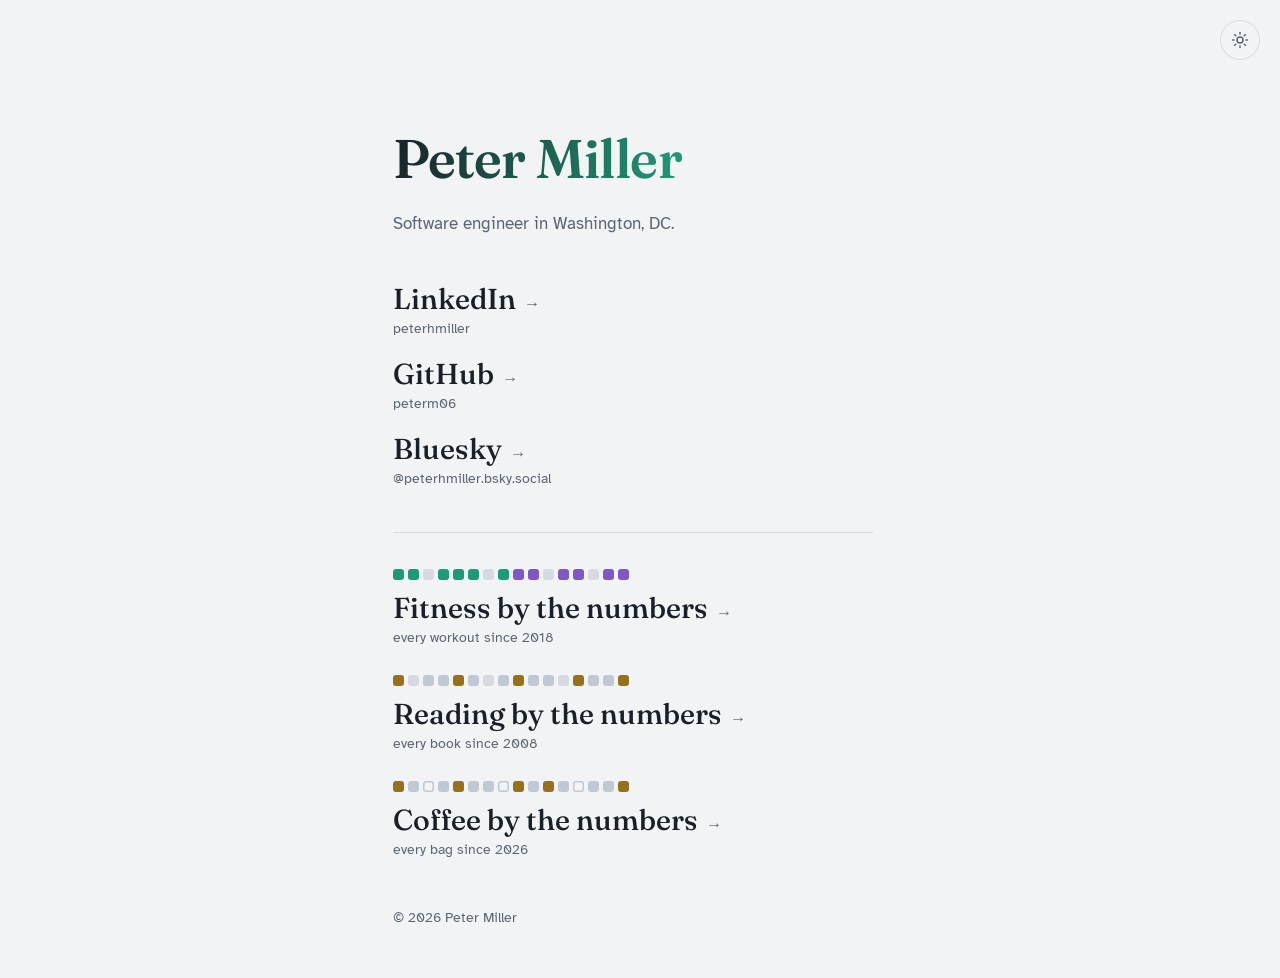
<file: index.html>
<!doctype html>
<html lang="en">
  <head>
    <meta charset="utf-8" />
    <meta name="viewport" content="width=device-width, initial-scale=1" />
    <title>Peter Miller</title>
    <meta
      name="description"
      content="Peter Miller — software engineer in Washington, DC."
    />
    <meta property="og:type" content="website" />
    <meta property="og:site_name" content="Peter Miller" />
    <meta property="og:title" content="Peter Miller" />
    <meta
      property="og:description"
      content="Peter Miller — software engineer in Washington, DC."
    />
    <meta property="og:url" content="https://www.peterhmiller.com/" />
    <meta property="og:image" content="https://www.peterhmiller.com/og.png" />
    <meta property="og:image:width" content="1200" />
    <meta property="og:image:height" content="630" />
    <meta
      property="og:image:alt"
      content="Peter Miller, software engineer in Washington, DC."
    />
    <meta name="twitter:card" content="summary_large_image" />
    <link rel="icon" href="/favicon.svg" type="image/svg+xml" />
    <link rel="icon" href="/favicon.ico" sizes="32x32" />
    <link rel="apple-touch-icon" href="/apple-touch-icon.png" />
    <link rel="preconnect" href="https://fonts.googleapis.com" />
    <link rel="preconnect" href="https://fonts.gstatic.com" crossorigin />
    <link
      href="https://fonts.googleapis.com/css2?family=Fraunces:opsz,wght@9..144,500;9..144,600&family=Atkinson+Hyperlegible:wght@400;700&display=swap"
      rel="stylesheet"
    />
    <style>
      :root {
        --ink: #0f1218; /* near-black with an indigo undertone */
        --paper: #e9ebee; /* primary text */
        --muted: #8f98a3; /* secondary text */
        --hairline: #232a34; /* dividers */
        --jade: #4cc8a3; /* plumage sheen, stop 1 */
        --sky: #5aa8e8; /* stop 2 */
        --indigo: #7b83ea; /* stop 3 */
        --violet: #a982e3; /* stop 4 */
        --sheen-edge: var(--paper); /* gradient endpoints on the name */
        --gold: #d4a24c; /* five-star metal, echoed from /reading */
        --book: #3f4d60; /* an ordinary book, echoed from /reading */
        --roast: #c26a4a; /* the coffee link's hover accent */
      }

      [data-theme='light'] {
        --ink: #f2f3f5; /* cool daylight paper */
        --paper: #1a2028; /* ink text */
        --muted: #5c6672;
        --hairline: #d6dae0;
        --jade: #1f9a78; /* sheen hues deepened for contrast */
        --sky: #2f7fc4;
        --indigo: #5560cf;
        --violet: #7e58c4;
        --sheen-edge: #1a2028;
        --gold: #96701a; /* deeper on paper: a pale gold would vanish */
        --book: #c0c9d3;
        --roast: #a14a2b;
      }

      /* --- Cross-document view transitions ---
         Same-origin navigations cross-fade instead of hard-cutting. Requires
         http(s) (not file://) and is Chrome/Safari-only today; unsupported
         browsers just navigate instantly, so this is purely additive. */
      @view-transition {
        navigation: auto;
      }

      @media (prefers-reduced-motion: reduce) {
        @view-transition {
          navigation: none;
        }
      }

      * {
        box-sizing: border-box;
        margin: 0;
        padding: 0;
      }

      html {
        height: 100%;
        /* reserve the scrollbar gutter on every page: the landing page does not
           scroll and subpages do, so without this the centred content and the
           fixed toggle shift sideways by the scrollbar width on navigation */
        scrollbar-gutter: stable;
      }

      body {
        min-height: 100%;
        display: grid;
        justify-items: center; /* horizontal centering only */
        align-content: start; /* anchor to the top */
        background: var(--ink);
        color: var(--paper);
        font-family: 'Atkinson Hyperlegible', system-ui, sans-serif;
        font-size: 1.0625rem;
        line-height: 1.6;
        padding: clamp(4rem, 14vh, 8rem) 1.5rem 3rem;
        transition:
          background 240ms ease,
          color 240ms ease;
      }

      main {
        width: 100%;
        max-width: 30rem;
      }

      /* --- Name: iridescent sheen, the one loud thing on the page --- */
      h1 {
        font-family: 'Fraunces', serif;
        font-weight: 600;
        font-size: clamp(2.6rem, 9vw, 3.4rem);
        letter-spacing: -0.015em;
        line-height: 1.2;
        padding-bottom: 0.12em; /* room for descenders under background-clip: text */
        background: linear-gradient(
          100deg,
          var(--sheen-edge) 0%,
          var(--jade) 28%,
          var(--sky) 44%,
          var(--indigo) 60%,
          var(--violet) 76%,
          var(--sheen-edge) 100%
        );
        background-size: 220% 100%;
        background-position: 0% 0;
        -webkit-background-clip: text;
        background-clip: text;
        color: transparent;
        animation: sheen 14s ease-in-out infinite alternate;
      }

      @keyframes sheen {
        from {
          background-position: 0% 0;
        }
        to {
          background-position: 100% 0;
        }
      }

      @media (prefers-reduced-motion: reduce) {
        h1 {
          animation: none;
          background-position: 50% 0;
        }
      }

      .tagline {
        margin-top: 0.75rem;
        color: var(--muted);
      }

      /* --- Links: Fraunces marquee, handle tucked beneath each name --- */
      nav {
        margin-top: 2.75rem;
        display: grid;
        gap: 1.1rem;
      }

      nav a {
        display: block;
        text-decoration: none;
        color: var(--paper);
        transition: color 160ms ease;
      }

      nav .name {
        font-family: 'Fraunces', serif;
        font-weight: 500;
        font-size: clamp(1.45rem, 5vw, 1.8rem);
        line-height: 1.25;
        display: inline-flex;
        align-items: baseline;
        gap: 0.55rem;
      }

      nav .arrow {
        font-family: 'Atkinson Hyperlegible', sans-serif;
        font-size: 1rem;
        color: var(--muted);
        transition:
          transform 160ms ease,
          color 160ms ease;
      }

      nav .handle {
        display: block;
        color: var(--muted);
        font-size: 0.875rem;
        line-height: 1.4;
        margin-top: 0.1rem;
        transition: color 160ms ease;
      }

      nav a:hover,
      nav a:focus-visible {
        color: var(--hue);
      }

      nav a:hover .arrow,
      nav a:focus-visible .arrow {
        color: var(--hue);
        transform: translateX(4px);
      }

      nav a:hover .handle,
      nav a:focus-visible .handle {
        color: var(--hue);
      }

      @media (prefers-reduced-motion: reduce) {
        nav a:hover .arrow,
        nav a:focus-visible .arrow {
          transform: none;
        }
      }

      nav a:focus-visible {
        outline: 2px solid var(--hue);
        outline-offset: 4px;
        border-radius: 2px;
      }

      nav a:nth-child(1) {
        --hue: var(--jade);
      }
      nav a:nth-child(2) {
        --hue: var(--sky);
      }
      nav a:nth-child(3) {
        --hue: var(--indigo);
      }
      nav a:nth-child(4) {
        --hue: var(--violet);
      }

      /* --- Pages: mini-heatmap teasers, each echoing its page's palette --- */
      .pages {
        margin-top: 2.75rem;
        padding-top: 2.25rem;
        border-top: 1px solid var(--hairline);
        display: grid;
        gap: 1.75rem;
      }

      .pages a {
        display: block;
        text-decoration: none;
        color: var(--paper);
        transition: color 160ms ease;
        --hue: var(--violet);
      }

      /* the reading page's accent is its gold, not the shared ramp */
      .pages a:nth-child(2) {
        --hue: var(--gold);
      }

      /* the coffee page shares /reading's gold, so its accent is a roast */
      .pages a:nth-child(3) {
        --hue: var(--roast);
      }

      .pages .squares {
        display: flex;
        gap: 4px;
        margin-bottom: 0.6rem;
      }

      .pages .sq {
        width: 11px;
        height: 11px;
        border-radius: 3px;
        background: var(--hairline);
      }

      .pages .sq.j {
        background: var(--jade);
      }

      .pages .sq.v {
        background: var(--violet);
      }

      .pages .sq.g {
        background: var(--gold);
      }

      .pages .sq.b {
        background: var(--book);
      }

      /* a coffee that missed: a hollow outline, as on /coffee */
      .pages .sq.h {
        background: transparent;
        box-shadow: inset 0 0 0 1.5px var(--book);
      }

      .pages .name {
        font-family: 'Fraunces', serif;
        font-weight: 500;
        font-size: clamp(1.45rem, 5vw, 1.8rem);
        line-height: 1.25;
        display: inline-flex;
        align-items: baseline;
        gap: 0.55rem;
      }

      .pages .arrow {
        font-family: 'Atkinson Hyperlegible', sans-serif;
        font-size: 1rem;
        color: var(--muted);
        transition:
          transform 160ms ease,
          color 160ms ease;
      }

      .pages .handle {
        display: block;
        color: var(--muted);
        font-size: 0.875rem;
        line-height: 1.4;
        margin-top: 0.1rem;
        transition: color 160ms ease;
      }

      .pages a:hover,
      .pages a:focus-visible {
        color: var(--hue);
      }

      .pages a:hover .arrow,
      .pages a:focus-visible .arrow {
        color: var(--hue);
        transform: translateX(4px);
      }

      .pages a:hover .handle,
      .pages a:focus-visible .handle {
        color: var(--hue);
      }

      .pages a:focus-visible {
        outline: 2px solid var(--hue);
        outline-offset: 4px;
        border-radius: 2px;
      }

      @media (prefers-reduced-motion: reduce) {
        .pages a:hover .arrow,
        .pages a:focus-visible .arrow {
          transform: none;
        }
      }

      footer {
        margin-top: 3rem;
        color: var(--muted);
        font-size: 0.875rem;
      }

      /* --- Theme toggle --- */
      #theme-toggle {
        position: fixed;
        top: 1.25rem;
        right: 1.25rem;
        width: 2.5rem;
        height: 2.5rem;
        view-transition-name: theme-toggle; /* stays put across navigations */
        display: grid;
        place-items: center;
        background: transparent;
        border: 1px solid var(--hairline);
        border-radius: 50%;
        color: var(--muted);
        cursor: pointer;
        transition:
          color 160ms ease,
          border-color 160ms ease;
      }

      #theme-toggle:hover,
      #theme-toggle:focus-visible {
        color: var(--paper);
        border-color: var(--muted);
      }

      #theme-toggle:focus-visible {
        outline: 2px solid var(--indigo);
        outline-offset: 3px;
      }

      #theme-toggle svg {
        width: 1.125rem;
        height: 1.125rem;
      }

      /* show the icon of the theme you'd switch to */
      #theme-toggle .sun {
        display: none;
      }
      #theme-toggle .moon {
        display: block;
      }
      [data-theme='light'] #theme-toggle .sun {
        display: block;
      }
      [data-theme='light'] #theme-toggle .moon {
        display: none;
      }
    </style>
    <script>
      /* Runs before first paint so the stored theme is already applied when
         the page renders — otherwise light-mode visitors see a flash of the
         default dark palette on every navigation. */
      ;(function () {
        var theme = null
        try {
          theme = localStorage.getItem('theme')
        } catch (e) {
          /* no persistence available */
        }
        if (!theme) {
          theme = window.matchMedia('(prefers-color-scheme: light)').matches
            ? 'light'
            : 'dark'
        }
        if (theme === 'light') {
          document.documentElement.setAttribute('data-theme', 'light')
        }
      })()
    </script>
  </head>
  <body>
    <button id="theme-toggle" type="button" aria-label="Switch to light mode">
      <!-- sun: shown in light mode (click to go dark) -->
      <svg
        class="sun"
        viewBox="0 0 24 24"
        fill="none"
        stroke="currentColor"
        stroke-width="2"
        stroke-linecap="round"
        aria-hidden="true"
      >
        <circle cx="12" cy="12" r="4" />
        <path
          d="M12 2v2M12 20v2M4.9 4.9l1.4 1.4M17.7 17.7l1.4 1.4M2 12h2M20 12h2M4.9 19.1l1.4-1.4M17.7 6.3l1.4-1.4"
        />
      </svg>
      <!-- moon: shown in dark mode (click to go light) -->
      <svg
        class="moon"
        viewBox="0 0 24 24"
        fill="none"
        stroke="currentColor"
        stroke-width="2"
        stroke-linecap="round"
        stroke-linejoin="round"
        aria-hidden="true"
      >
        <path d="M21 12.8A9 9 0 1 1 11.2 3a7 7 0 0 0 9.8 9.8z" />
      </svg>
    </button>

    <main>
      <h1>Peter Miller</h1>
      <p class="tagline">Software engineer in Washington,&nbsp;DC.</p>

      <nav aria-label="Profiles">
        <a href="https://www.linkedin.com/in/peterhmiller/">
          <span class="name"
            >LinkedIn<span class="arrow" aria-hidden="true">&rarr;</span></span
          >
          <span class="handle">peterhmiller</span>
        </a>
        <a href="https://github.com/peterm06">
          <span class="name"
            >GitHub<span class="arrow" aria-hidden="true">&rarr;</span></span
          >
          <span class="handle">peterm06</span>
        </a>
        <a href="https://bsky.app/profile/peterhmiller.bsky.social">
          <span class="name"
            >Bluesky<span class="arrow" aria-hidden="true">&rarr;</span></span
          >
          <span class="handle">@peterhmiller.bsky.social</span>
        </a>
      </nav>

      <section class="pages" aria-label="Pages">
        <!-- trailing slash is deliberate: /workouts would 301 to /workouts/,
             and a redirect makes the browser skip the view transition -->
        <a href="/workouts/">
          <span class="squares" aria-hidden="true">
            <span class="sq j"></span>
            <span class="sq j"></span>
            <span class="sq"></span>
            <span class="sq j"></span>
            <span class="sq j"></span>
            <span class="sq j"></span>
            <span class="sq"></span>
            <span class="sq j"></span>
            <span class="sq v"></span>
            <span class="sq v"></span>
            <span class="sq"></span>
            <span class="sq v"></span>
            <span class="sq v"></span>
            <span class="sq"></span>
            <span class="sq v"></span>
            <span class="sq v"></span>
          </span>
          <span class="name"
            >Fitness by the numbers<span class="arrow" aria-hidden="true"
              >&rarr;</span
            ></span
          >
          <span class="handle">every workout since 2018</span>
        </a>

        <a href="/reading/">
          <span class="squares" aria-hidden="true">
            <span class="sq g"></span>
            <span class="sq"></span>
            <span class="sq b"></span>
            <span class="sq b"></span>
            <span class="sq g"></span>
            <span class="sq b"></span>
            <span class="sq"></span>
            <span class="sq b"></span>
            <span class="sq g"></span>
            <span class="sq b"></span>
            <span class="sq b"></span>
            <span class="sq"></span>
            <span class="sq g"></span>
            <span class="sq b"></span>
            <span class="sq b"></span>
            <span class="sq g"></span>
          </span>
          <span class="name"
            >Reading by the numbers<span class="arrow" aria-hidden="true"
              >&rarr;</span
            ></span
          >
          <span class="handle">every book since 2008</span>
        </a>

        <a href="/coffee/">
          <span class="squares" aria-hidden="true">
            <span class="sq g"></span>
            <span class="sq b"></span>
            <span class="sq h"></span>
            <span class="sq b"></span>
            <span class="sq g"></span>
            <span class="sq b"></span>
            <span class="sq b"></span>
            <span class="sq h"></span>
            <span class="sq g"></span>
            <span class="sq b"></span>
            <span class="sq g"></span>
            <span class="sq b"></span>
            <span class="sq h"></span>
            <span class="sq b"></span>
            <span class="sq b"></span>
            <span class="sq g"></span>
          </span>
          <span class="name"
            >Coffee by the numbers<span class="arrow" aria-hidden="true"
              >&rarr;</span
            ></span
          >
          <span class="handle">every bag since 2026</span>
        </a>
      </section>

      <footer>&copy; 2026 Peter Miller</footer>
    </main>

    <script>
      /* The theme itself is applied by the inline script in <head>; this only
         wires up the toggle. */
      ;(function () {
        var root = document.documentElement
        var btn = document.getElementById('theme-toggle')

        function isLight() {
          return root.getAttribute('data-theme') === 'light'
        }

        function label() {
          btn.setAttribute(
            'aria-label',
            isLight() ? 'Switch to dark mode' : 'Switch to light mode'
          )
        }

        label()

        btn.addEventListener('click', function () {
          var next = isLight() ? 'dark' : 'light'
          if (next === 'light') {
            root.setAttribute('data-theme', 'light')
          } else {
            root.removeAttribute('data-theme')
          }
          try {
            localStorage.setItem('theme', next)
          } catch (e) {
            /* no persistence available */
          }
          label()
        })
      })()
    </script>
  </body>
</html>
</file>
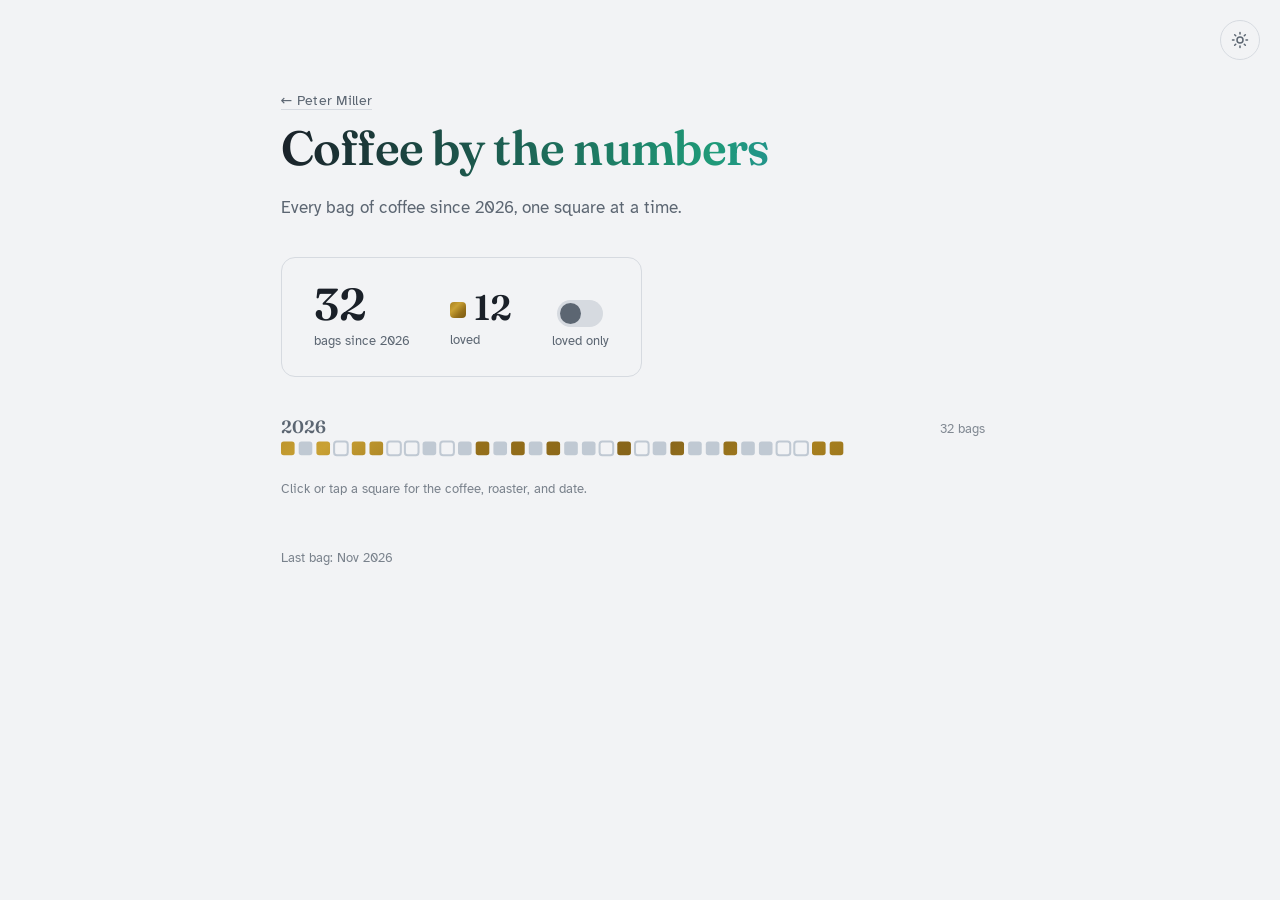
<file: coffee/index.html>
<!doctype html>
<html lang="en">
  <head>
    <meta charset="utf-8" />
    <meta name="viewport" content="width=device-width, initial-scale=1" />
    <title>Coffee — Peter Miller</title>
    <meta
      name="description"
      content="Every bag of coffee since 2026, one square at a time."
    />
    <meta property="og:type" content="website" />
    <meta property="og:site_name" content="Peter Miller" />
    <meta property="og:title" content="Coffee — Peter Miller" />
    <meta
      property="og:description"
      content="Every bag of coffee since 2026, one square at a time."
    />
    <meta property="og:url" content="https://www.peterhmiller.com/coffee/" />
    <meta property="og:image" content="https://www.peterhmiller.com/og.png" />
    <meta property="og:image:width" content="1200" />
    <meta property="og:image:height" content="630" />
    <meta
      property="og:image:alt"
      content="Peter Miller, software engineer in Washington, DC."
    />
    <meta name="twitter:card" content="summary_large_image" />
    <link rel="icon" href="/favicon.svg" type="image/svg+xml" />
    <link rel="icon" href="/favicon.ico" sizes="32x32" />
    <link rel="apple-touch-icon" href="/apple-touch-icon.png" />
    <link rel="preconnect" href="https://fonts.googleapis.com" />
    <link rel="preconnect" href="https://fonts.gstatic.com" crossorigin />
    <link
      href="https://fonts.googleapis.com/css2?family=Fraunces:opsz,wght@9..144,500;9..144,600&family=Atkinson+Hyperlegible:wght@400;700&display=swap"
      rel="stylesheet"
    />
    <style>
      :root {
        --ink: #0f1218;
        --paper: #e9ebee;
        --muted: #8f98a3;
        --hairline: #232a34;
        --jade: #4cc8a3;
        --sky: #5aa8e8;
        --indigo: #7b83ea;
        --violet: #a982e3;
        --sheen-edge: var(--paper);

        /* the same palette as /reading: one flat slate for an ok bag, the metal
           ramp for a loved one, and a hollow slate outline for a nope.
           The ramp is bright at its peak -- on the dark ink those highlights
           read as light catching a surface. Its floor stays high on purpose:
           the variation is decorative, so no square should look dim enough to
           suggest it is somehow *less* of a five-star than its neighbour. */
        --book: #3f4d60;
        --metal-1: #a8822f;
        --metal-2: #dcb468;
        --metal-3: #f6e4b2;
        --metal-4: #cfa147;
        --metal-5: #b28f3c;
        --metal-flat: #d4a24c;
      }

      [data-theme='light'] {
        --ink: #f2f3f5;
        --paper: #1a2028;
        --muted: #5c6672;
        --hairline: #d6dae0;
        --jade: #1f9a78;
        --sky: #2f7fc4;
        --indigo: #5560cf;
        --violet: #7e58c4;
        --sheen-edge: #1a2028;

        /* Light mode inverts the problem. A metal's bright specular highlight
           is invisible on paper, so here the ramp lives in a narrow mid-dark
           band and gets its metallic quality from saturation shifts instead.
           The neutral is lightened so five stars separate by value as well as
           hue -- hue alone would fail for colourblind readers. */
        --book: #c0c9d3;
        --metal-1: #7a5a12;
        --metal-2: #a8801f;
        --metal-3: #c9a134;
        --metal-4: #96701a;
        --metal-5: #86641a;
        --metal-flat: #96701a;
      }

      * {
        box-sizing: border-box;
        margin: 0;
        padding: 0;
      }

      html {
        height: 100%;
        /* reserve the scrollbar gutter on every page: the landing page does not
           scroll and this one does, so without this the centred content and the
           fixed toggle shift sideways by the scrollbar width on navigation */
        scrollbar-gutter: stable;
      }

      body {
        min-height: 100%;
        display: grid;
        justify-items: center;
        align-content: start;
        background: var(--ink);
        color: var(--paper);
        font-family: 'Atkinson Hyperlegible', system-ui, sans-serif;
        font-size: 1.0625rem;
        line-height: 1.6;
        padding: clamp(3rem, 10vh, 6rem) 1.5rem 4rem;
        transition:
          background 240ms ease,
          color 240ms ease;
      }

      main {
        width: 100%;
        max-width: 44rem;
      }

      /* --- Cross-document view transitions ---
         Same-origin navigations cross-fade instead of hard-cutting. Requires
         http(s) (not file://) and is Chrome/Safari-only today; unsupported
         browsers just navigate instantly, so this is purely additive. */
      @view-transition {
        navigation: auto;
      }

      @media (prefers-reduced-motion: reduce) {
        @view-transition {
          navigation: none;
        }
      }

      .eyebrow {
        color: var(--muted);
        font-size: 0.875rem;
        letter-spacing: 0.02em;
      }

      .eyebrow a {
        color: var(--muted);
        text-decoration: none;
        border-bottom: 1px solid var(--hairline);
      }

      .eyebrow a:hover,
      .eyebrow a:focus-visible {
        color: var(--paper);
      }

      h1 {
        font-family: 'Fraunces', serif;
        font-weight: 600;
        font-size: clamp(2.2rem, 7vw, 3rem);
        letter-spacing: -0.015em;
        line-height: 1.2;
        padding-bottom: 0.12em; /* room for descenders under background-clip: text */
        margin-top: 0.4rem;
        background: linear-gradient(
          100deg,
          var(--sheen-edge) 0%,
          var(--jade) 28%,
          var(--sky) 44%,
          var(--indigo) 60%,
          var(--violet) 76%,
          var(--sheen-edge) 100%
        );
        background-size: 220% 100%;
        background-position: 0% 0;
        -webkit-background-clip: text;
        background-clip: text;
        color: transparent;
        animation: sheen 14s ease-in-out infinite alternate;
      }

      @keyframes sheen {
        from { background-position: 0% 0; }
        to { background-position: 100% 0; }
      }

      @media (prefers-reduced-motion: reduce) {
        h1 { animation: none; background-position: 50% 0; }
      }

      .lede {
        margin-top: 0.75rem;
        color: var(--muted);
        max-width: 42rem;
      }

      /* --- summary card --- */
      .summary-card {
        margin-top: 2.25rem;
        border: 1px solid var(--hairline);
        border-radius: 14px;
        padding: 1.5rem 2rem;
        width: fit-content;
        max-width: 100%;
      }
      .summary-primary {
        display: flex;
        flex-wrap: wrap;
        gap: 2.5rem;
        align-items: baseline;
      }
      .stat .num {
        font-family: 'Fraunces', serif;
        font-weight: 600;
        font-size: 2.2rem;
        line-height: 1;
      }
      .stat .lbl {
        color: var(--muted);
        font-size: 0.8rem;
        margin-top: 0.25rem;
      }
      .summary-primary .stat:first-child .num {
        font-size: 2.8rem;
      }
      .num .dot {
        display: inline-block;
        width: 16px;
        height: 16px;
        border-radius: 4px;
        margin-right: 0.5rem;
        vertical-align: 0.06em;
        background: linear-gradient(
          135deg,
          var(--metal-2),
          var(--metal-3),
          var(--metal-4),
          var(--metal-1)
        );
      }

      /* --- the mosaic --- */
      .hero {
        margin-top: 2.25rem;
      }
      svg.mosaic {
        display: block;
        width: 100%;
        height: auto;
        overflow: visible;
      }
      svg.narrow { display: none; }

      .mosaic .yr {
        font-family: 'Fraunces', serif;
        font-weight: 600;
        font-size: 13px;
        fill: var(--muted);
      }
      .mosaic .yn {
        font-family: 'Atkinson Hyperlegible', sans-serif;
        font-size: 9.5px;
        fill: var(--muted);
        opacity: 0.75;
      }

      .mosaic .b {
        fill: var(--book);
        cursor: pointer;
      }
      .mosaic .loved {
        fill: url(#metal);
      }
      /* a nope is a hollow outline: set apart from ok by shape, not hue, so it
         survives 10px and colourblind eyes, and it stays quiet. The fill is
         transparent rather than none so the whole square is still clickable,
         and the 1px inset stroke keeps it the same size as its neighbours. */
      .mosaic .nope {
        fill: transparent;
        stroke: var(--book);
        stroke-width: 1.5;
      }

      /* Hover previews the target, .sel marks the square whose bag is showing.
         --paper inverts with the theme, so the outline reads against both the
         slate and the gold. The stroke is centred on the edge, so half of it
         sits in the 3px gutter and never touches a neighbour. */
      .mosaic .b:hover,
      .mosaic .b.sel {
        stroke: var(--paper);
        stroke-width: 1.5;
      }

      /* Under reduced motion, skip the drifting gradient entirely and use one
         flat metal tone -- SMIL animation cannot be paused from CSS. */
      @media (prefers-reduced-motion: reduce) {
        .mosaic .loved { fill: var(--metal-flat); }
      }

      footer {
        margin-top: 3rem;
        color: var(--muted);
        font-size: 0.8rem;
        opacity: 0.8;
      }

      .hint {
        margin-top: 1.1rem;
        color: var(--muted);
        font-size: 0.8rem;
        opacity: 0.8;
      }

      /* --- readout: a bar pinned to the bottom, at every width. Selecting a
             square is the one way to read a bag off the mosaic, so the same
             treatment runs on desktop and touch alike. --- */
      .readout {
        display: none;
        position: fixed;
        left: 0;
        right: 0;
        bottom: 0;
        z-index: 10;
        background: var(--ink);
        border-top: 1px solid var(--hairline);
        color: var(--paper);
        font-size: 0.85rem;
        line-height: 1.45;
        padding: 0.85rem 1.25rem;
        padding-bottom: calc(0.85rem + env(safe-area-inset-bottom));
      }
      .readout.show {
        display: flex;
        justify-content: center;
      }
      /* keep the text lined up with the page's own column instead of the
         far-left edge of a wide bar */
      .readout > span {
        width: 100%;
        max-width: 44rem;
      }
      /* nothing is hidden behind the fixed bar */
      body:has(.readout.show) { padding-bottom: 7rem; }
      /* the readout describes a square in the mosaic, so it goes away with it */
      body:has(#loved:target) .readout { display: none; }

      /* --- view switch: an iOS-style toggle --- */
      .switchwrap {
        position: relative;
        display: inline-grid;
        justify-items: center;
        gap: 0.25rem; /* the same gap as a stat's number and label */
        margin-left: auto; /* pushes it to the far edge of the card */
        /* bottom-aligned, so its label shares a line with the stats' labels */
        align-self: end;
      }
      .switchtrack {
        width: 46px;
        height: 27px;
        border-radius: 999px;
        background: var(--hairline);
        position: relative;
        transition: background 220ms ease;
      }
      .knob {
        position: absolute;
        top: 3px;
        left: 3px;
        width: 21px;
        height: 21px;
        border-radius: 50%;
        background: var(--muted);
        transition:
          transform 220ms cubic-bezier(0.4, 0, 0.2, 1),
          background 220ms ease;
      }
      /* styled exactly like a stat's label, and it stays muted when on: the
         gold track already says so */
      .switchlbl {
        font-size: 0.8rem;
        color: var(--muted);
        white-space: nowrap;
      }

      /* the whole wrap is clickable, label included; only one anchor shows */
      .hit {
        position: absolute;
        inset: -4px;
        border-radius: 10px;
      }
      .to-mosaic { display: none; }
      .hit:focus-visible {
        outline: 2px solid var(--indigo);
        outline-offset: 2px;
      }

      /* "on" state. The knob takes --ink, which is the page background and so
         is always the opposite of the gold it sits on, in either theme. */
      body:has(#loved:target) .switchtrack {
        background: var(--metal-flat);
      }
      body:has(#loved:target) .knob {
        transform: translateX(19px);
        background: var(--ink);
      }
      body:has(#loved:target) .to-list { display: none; }
      body:has(#loved:target) .to-mosaic { display: block; }

      @media (prefers-reduced-motion: reduce) {
        .knob,
        .switchtrack { transition: none; }
      }

      /* --- five-star list view --- */
      .list-view {
        display: none;
        margin-top: 2.25rem;
        /* Jumping to #loved would scroll the list to the top of the
           viewport, taking the switch with it and leaving no way back. An
           oversized scroll margin puts the target above the document start, so
           the browser clamps to the top and nothing moves -- while the URL stays
           shareable. */
        scroll-margin-top: 100vh;
      }
      body:has(#loved:target) .hero { display: none; }
      body:has(#loved:target) .list-view { display: block; }
      .ygroup + .ygroup { margin-top: 2rem; }
      .ygroup h2 {
        font-family: 'Fraunces', serif;
        font-weight: 600;
        font-size: 1.15rem;
        color: var(--muted);
        display: flex;
        align-items: baseline;
        gap: 0.6rem;
        padding-bottom: 0.5rem;
        border-bottom: 1px solid var(--hairline);
      }
      .ygroup h2 .yn {
        font-family: 'Atkinson Hyperlegible', sans-serif;
        font-size: 0.75rem;
        font-weight: 400;
        margin-left: auto;
        opacity: 0.75;
      }
      .ygroup ul {
        list-style: none;
        margin-top: 0.85rem;
        display: grid;
        gap: 0.9rem;
      }
      .ygroup li {
        display: grid;
        grid-template-columns: 11px 1fr auto;
        gap: 0.7rem;
        align-items: baseline;
        font-size: 0.95rem;
        line-height: 1.4;
      }
      /* title on its own line, author beneath it */
      .ygroup .t,
      .ygroup .a { display: block; }
      .ygroup .bullet {
        width: 11px;
        height: 11px;
        border-radius: 3px;
        /* the SVG gradient cannot be reused in HTML, so this is the same ramp
           expressed as a CSS gradient -- matching the legend and card dot */
        background: linear-gradient(
          135deg,
          var(--metal-2),
          var(--metal-3),
          var(--metal-4),
          var(--metal-1)
        );
        transform: translateY(0.1em);
      }
      .ygroup .a {
        color: var(--muted);
        font-size: 0.85rem;
        margin-top: 0.15rem;
      }
      .ygroup .n { font-style: italic; }
      .readout .notes {
        display: block;
        color: var(--muted);
      }
      .ygroup .m {
        color: var(--muted);
        font-size: 0.75rem;
        white-space: nowrap;
        opacity: 0.7;
      }

      /* --- narrow screens: fewer books per row so squares stay legible --- */
      @media (max-width: 600px) {
        .summary-card { width: 100%; }
        .summary-primary {
          justify-content: center;
          text-align: center;
          gap: 1.25rem 2.5rem;
        }
        /* the total gets its own row, the other stat shares the next one --
           without this they wrap lopsided */
        .summary-primary .stat:first-child { flex-basis: 100%; }
        /* the switch drops to its own centred row rather than hugging an edge */
        .switchwrap {
          margin-left: 0;
          justify-self: center;
        }
        svg.wide { display: none; }
        svg.narrow { display: block; }
      }

      /* --- theme toggle (same as index) --- */
      #theme-toggle {
        position: fixed;
        top: 1.25rem;
        right: 1.25rem;
        width: 2.5rem;
        height: 2.5rem;
        view-transition-name: theme-toggle; /* stays put across navigations */
        display: grid;
        place-items: center;
        background: transparent;
        border: 1px solid var(--hairline);
        border-radius: 50%;
        color: var(--muted);
        cursor: pointer;
        transition:
          color 160ms ease,
          border-color 160ms ease;
      }
      #theme-toggle:hover,
      #theme-toggle:focus-visible {
        color: var(--paper);
        border-color: var(--muted);
      }
      #theme-toggle:focus-visible {
        outline: 2px solid var(--indigo);
        outline-offset: 3px;
      }
      #theme-toggle svg { width: 1.125rem; height: 1.125rem; }
      #theme-toggle .sun { display: none; }
      #theme-toggle .moon { display: block; }
      [data-theme='light'] #theme-toggle .sun { display: block; }
      [data-theme='light'] #theme-toggle .moon { display: none; }
    </style>
    <script>
      /* Runs before first paint so the stored theme is already applied when
         the page renders -- otherwise light-mode visitors see a flash of the
         default dark palette on every navigation. */
      ;(function () {
        var theme = null
        try {
          theme = localStorage.getItem('theme')
        } catch (e) {
          /* no persistence available */
        }
        if (!theme) {
          theme = window.matchMedia('(prefers-color-scheme: light)').matches
            ? 'light'
            : 'dark'
        }
        if (theme === 'light') {
          document.documentElement.setAttribute('data-theme', 'light')
        }
      })()
    </script>
  </head>
  <body>
    <button id="theme-toggle" type="button" aria-label="Switch to light mode">
      <svg class="sun" viewBox="0 0 24 24" fill="none" stroke="currentColor" stroke-width="2" stroke-linecap="round" aria-hidden="true">
        <circle cx="12" cy="12" r="4" />
        <path d="M12 2v2M12 20v2M4.9 4.9l1.4 1.4M17.7 17.7l1.4 1.4M2 12h2M20 12h2M4.9 19.1l1.4-1.4M17.7 6.3l1.4-1.4" />
      </svg>
      <svg class="moon" viewBox="0 0 24 24" fill="none" stroke="currentColor" stroke-width="2" stroke-linecap="round" stroke-linejoin="round" aria-hidden="true">
        <path d="M21 12.8A9 9 0 1 1 11.2 3a7 7 0 0 0 9.8 9.8z" />
      </svg>
    </button>

    <!-- One shared metal ramp, referenced by both layouts. userSpaceOnUse means
         each square samples the ramp at its own coordinates, so squares in
         different years catch different highlights; reflect tiles it down the
         page; the drift makes it read as metal rather than flat yellow. -->
    <svg width="0" height="0" aria-hidden="true" style="position:absolute">
      <defs>
        <linearGradient id="metal" gradientUnits="userSpaceOnUse"
          spreadMethod="reflect" x1="0" y1="0" x2="230" y2="290">
          <stop offset="0%" stop-color="var(--metal-1)" />
          <stop offset="22%" stop-color="var(--metal-2)" />
          <stop offset="40%" stop-color="var(--metal-3)" />
          <stop offset="58%" stop-color="var(--metal-4)" />
          <stop offset="80%" stop-color="var(--metal-5)" />
          <stop offset="100%" stop-color="var(--metal-2)" />
          <animateTransform attributeName="gradientTransform" type="translate"
            values="-230 0;230 0;-230 0" dur="20s" repeatCount="indefinite" />
        </linearGradient>
      </defs>
    </svg>

    <main>
      <p class="eyebrow"><a href="/">&larr; Peter Miller</a></p>
      <h1>Coffee by the numbers</h1>
      <p class="lede">
        Every bag of coffee since 2026, one square at a time.
      </p>

      <div class="summary-card">
        <div class="summary-primary">
          <div class="stat"><div class="num">32</div><div class="lbl">bags since 2026</div></div>
          <div class="stat"><div class="num"><span class="dot"></span>12</div><div class="lbl">loved</div></div>

          <!-- CSS-only view switch, driven by the URL fragment so the loved
               view is linkable as /coffee/#loved. The track and knob are
               a single element that animates via `body:has(#loved:target)`;
               the two anchors are invisible hit areas layered over it, one of
               which is hidden at any time. (A checkbox would animate the same
               way but could not be linked to, and would disagree with the hash
               if someone arrived on one.) -->
          <div class="switchwrap">
            <span class="switchtrack" aria-hidden="true"
              ><span class="knob"></span
            ></span>
            <span class="switchlbl">loved only</span>
            <a class="hit to-list" href="#loved"
              aria-label="Show only loved bags"></a>
            <a class="hit to-mosaic" href="#"
              aria-label="Show all bags"></a>
          </div>
        </div>
      </div>

      <section class="hero" aria-label="Coffee mosaic">
        <svg class="mosaic wide" viewBox="0 0 517 36" role="img" preserveAspectRatio="xMinYMin meet" aria-label="One square per bag of coffee, grouped by year from 2026 at the top down to 2026. Loved bags are picked out in metallic gold; bags that missed are hollow outlines. Select any square for the coffee, roaster, and date."><text class="yr" x="0" y="15">2026</text><text class="yn" x="517" y="15" text-anchor="end">32 bags</text><rect class="b loved" x="0" y="21" width="10" height="10" rx="2" data-b="Decaf El Vergel Pink Bourbon — Equator Coffees · 2026 · loved · decaf"/><rect class="b" x="13" y="21" width="10" height="10" rx="2" data-b="Ole — Immigrant Culture · 2026"/><rect class="b loved" x="26" y="21" width="10" height="10" rx="2" data-b="Spring Blend — Ceremony · 2026 · loved"/><rect class="b nope" x="39" y="21" width="10" height="10" rx="2" data-b="Fluffy Pillows — Proud Mary · 2026 · nope · decaf"/><rect class="b loved" x="52" y="21" width="10" height="10" rx="2" data-b="Climate Project — Ceremony · 2026 · loved"/><rect class="b loved" x="65" y="21" width="10" height="10" rx="2" data-b="Geisha Chocosombra — Gravel &amp; Grind · 2026 · loved"/><rect class="b nope" x="78" y="21" width="10" height="10" rx="2" data-b="Decaf Honduran — Dublin Roasters · 2026 · nope · decaf"/><rect class="b nope" x="91" y="21" width="10" height="10" rx="2" data-b="Shaitani — Ghost · 2026 · nope"/><rect class="b" x="104" y="21" width="10" height="10" rx="2" data-b="Thesis — Ceremony · 2026"/><rect class="b nope" x="117" y="21" width="10" height="10" rx="2" data-b="La Jarjacha — Ghost · 2026 · nope"/><rect class="b" x="130" y="21" width="10" height="10" rx="2" data-b="Decaf Monkaaba — Ilse · 2026 · decaf"/><rect class="b loved" x="143" y="21" width="10" height="10" rx="2" data-b="Summer Blend — Ceremony · 2026 · loved"/><rect class="b" x="156" y="21" width="10" height="10" rx="2" data-b="El Nevado Decaf — Hex Coffee · 2026 · decaf"/><rect class="b loved" x="169" y="21" width="10" height="10" rx="2" data-b="Finca El Sendero — Commonplace Coffee · 2026 · loved"/><rect class="b" x="182" y="21" width="10" height="10" rx="2" data-b="Mason Bday Gesha Trio — Luminous · 2026"/><rect class="b loved" x="195" y="21" width="10" height="10" rx="2" data-b="Ethiopia Yirgacheffe Chelbesa — Ceremony · 2026 · loved"/><rect class="b" x="208" y="21" width="10" height="10" rx="2" data-b="Edinson Argote — Reprise Coffee Roasters · 2026"/><rect class="b" x="221" y="21" width="10" height="10" rx="2" data-b="Long Play — Verve Coffee · 2026 · decaf"/><rect class="b nope" x="234" y="21" width="10" height="10" rx="2" data-b="Warm &amp; Fuzzy — Proud Mary · 2026 · nope"/><rect class="b loved" x="247" y="21" width="10" height="10" rx="2" data-b="El Injerto Gesha — Equator Coffees · 2026 · loved"/><rect class="b nope" x="260" y="21" width="10" height="10" rx="2" data-b="Pink Bourbon Colombia — Luminous · 2026 · nope"/><rect class="b" x="273" y="21" width="10" height="10" rx="2" data-b="Halo Beriti — SQ1 Coffee Roasters · 2026"/><rect class="b loved" x="286" y="21" width="10" height="10" rx="2" data-b="Destroyer — Ceremony · 2026 · loved"/><rect class="b" x="299" y="21" width="10" height="10" rx="2" data-b="Kalico Red Bourbon — Equator Coffees · Sep 2026 · decaf"/><rect class="b" x="312" y="21" width="10" height="10" rx="2" data-b="Slow Motion — Counter Culture Coffee · Oct 2026 · decaf"/><rect class="b loved" x="325" y="21" width="10" height="10" rx="2" data-b="Goro Sorted — Regalia · Oct 2026 · loved"/><rect class="b" x="338" y="21" width="10" height="10" rx="2" data-b="Mystery Halloween Coffee - Light — Counter Culture Coffee · Oct 2026"/><rect class="b" x="351" y="21" width="10" height="10" rx="2" data-b="Mystery Halloween Coffee - Dark — Counter Culture Coffee · Oct 2026"/><rect class="b nope" x="364" y="21" width="10" height="10" rx="2" data-b="Decaf Shakeout — Equator Coffees · Oct 2026 · nope · decaf"/><rect class="b nope" x="377" y="21" width="10" height="10" rx="2" data-b="Organic Decaf Coffee — Rise Up Roasters · Oct 2026 · nope · decaf"/><rect class="b loved" x="390" y="21" width="10" height="10" rx="2" data-b="La Marquesa Anaerobic Washed — Equator Coffees · Nov 2026 · loved"/><rect class="b loved" x="403" y="21" width="10" height="10" rx="2" data-b="Goro Site — Regalia · Nov 2026 · loved"/></svg>
        <svg class="mosaic narrow" viewBox="0 0 309 49" role="img" preserveAspectRatio="xMinYMin meet" aria-label="One square per bag of coffee, grouped by year from 2026 at the top down to 2026. Loved bags are picked out in metallic gold; bags that missed are hollow outlines. Select any square for the coffee, roaster, and date."><text class="yr" x="0" y="15">2026</text><text class="yn" x="309" y="15" text-anchor="end">32 bags</text><rect class="b loved" x="0" y="21" width="10" height="10" rx="2"/><rect class="b" x="13" y="21" width="10" height="10" rx="2"/><rect class="b loved" x="26" y="21" width="10" height="10" rx="2"/><rect class="b nope" x="39" y="21" width="10" height="10" rx="2"/><rect class="b loved" x="52" y="21" width="10" height="10" rx="2"/><rect class="b loved" x="65" y="21" width="10" height="10" rx="2"/><rect class="b nope" x="78" y="21" width="10" height="10" rx="2"/><rect class="b nope" x="91" y="21" width="10" height="10" rx="2"/><rect class="b" x="104" y="21" width="10" height="10" rx="2"/><rect class="b nope" x="117" y="21" width="10" height="10" rx="2"/><rect class="b" x="130" y="21" width="10" height="10" rx="2"/><rect class="b loved" x="143" y="21" width="10" height="10" rx="2"/><rect class="b" x="156" y="21" width="10" height="10" rx="2"/><rect class="b loved" x="169" y="21" width="10" height="10" rx="2"/><rect class="b" x="182" y="21" width="10" height="10" rx="2"/><rect class="b loved" x="195" y="21" width="10" height="10" rx="2"/><rect class="b" x="208" y="21" width="10" height="10" rx="2"/><rect class="b" x="221" y="21" width="10" height="10" rx="2"/><rect class="b nope" x="234" y="21" width="10" height="10" rx="2"/><rect class="b loved" x="247" y="21" width="10" height="10" rx="2"/><rect class="b nope" x="260" y="21" width="10" height="10" rx="2"/><rect class="b" x="273" y="21" width="10" height="10" rx="2"/><rect class="b loved" x="286" y="21" width="10" height="10" rx="2"/><rect class="b" x="299" y="21" width="10" height="10" rx="2"/><rect class="b" x="0" y="34" width="10" height="10" rx="2"/><rect class="b loved" x="13" y="34" width="10" height="10" rx="2"/><rect class="b" x="26" y="34" width="10" height="10" rx="2"/><rect class="b" x="39" y="34" width="10" height="10" rx="2"/><rect class="b nope" x="52" y="34" width="10" height="10" rx="2"/><rect class="b nope" x="65" y="34" width="10" height="10" rx="2"/><rect class="b loved" x="78" y="34" width="10" height="10" rx="2"/><rect class="b loved" x="91" y="34" width="10" height="10" rx="2"/></svg>
        <p class="hint">Click or tap a square for the coffee, roaster, and date.</p>
      </section>

      <!-- Readout bar. Selecting a square prints its bag here, on desktop and
           touch alike; hidden until something is selected. -->
      <p class="readout" id="readout" role="status" aria-live="polite">
        <span><span id="readout-text"></span><span class="notes" id="readout-notes"></span></span>
      </p>

      <section class="list-view" id="loved" aria-label="Loved bags by year">
        <div class="ygroup"><h2>2026<span class="yn">12 of 32 bags</span></h2><ul><li><span class="bullet" aria-hidden="true"></span><span class="txt"><span class="t">Decaf El Vergel Pink Bourbon</span><span class="a">Equator Coffees · decaf</span></span><span class="m"></span></li><li><span class="bullet" aria-hidden="true"></span><span class="txt"><span class="t">Spring Blend</span><span class="a">Ceremony</span></span><span class="m"></span></li><li><span class="bullet" aria-hidden="true"></span><span class="txt"><span class="t">Climate Project</span><span class="a">Ceremony</span></span><span class="m"></span></li><li><span class="bullet" aria-hidden="true"></span><span class="txt"><span class="t">Geisha Chocosombra</span><span class="a">Gravel &amp; Grind</span></span><span class="m"></span></li><li><span class="bullet" aria-hidden="true"></span><span class="txt"><span class="t">Summer Blend</span><span class="a">Ceremony</span></span><span class="m"></span></li><li><span class="bullet" aria-hidden="true"></span><span class="txt"><span class="t">Finca El Sendero</span><span class="a">Commonplace Coffee</span></span><span class="m"></span></li><li><span class="bullet" aria-hidden="true"></span><span class="txt"><span class="t">Ethiopia Yirgacheffe Chelbesa</span><span class="a">Ceremony</span></span><span class="m"></span></li><li><span class="bullet" aria-hidden="true"></span><span class="txt"><span class="t">El Injerto Gesha</span><span class="a">Equator Coffees</span></span><span class="m"></span></li><li><span class="bullet" aria-hidden="true"></span><span class="txt"><span class="t">Destroyer</span><span class="a">Ceremony</span></span><span class="m"></span></li><li><span class="bullet" aria-hidden="true"></span><span class="txt"><span class="t">Goro Sorted</span><span class="a">Regalia</span></span><span class="m">Oct</span></li><li><span class="bullet" aria-hidden="true"></span><span class="txt"><span class="t">La Marquesa Anaerobic Washed</span><span class="a">Equator Coffees</span></span><span class="m">Nov</span></li><li><span class="bullet" aria-hidden="true"></span><span class="txt"><span class="t">Goro Site</span><span class="a">Regalia</span></span><span class="m">Nov</span></li></ul></div>
      </section>

      <footer>Last bag: Nov 2026</footer>
    </main>

    <script>
      /* The theme itself is applied by the inline script in <head>; this only
         wires up the toggle. */
      ;(function () {
        var root = document.documentElement
        var btn = document.getElementById('theme-toggle')
        function isLight() { return root.getAttribute('data-theme') === 'light' }
        function label() {
          btn.setAttribute(
            'aria-label',
            isLight() ? 'Switch to dark mode' : 'Switch to light mode'
          )
        }
        label()
        btn.addEventListener('click', function () {
          var next = isLight() ? 'dark' : 'light'
          if (next === 'light') {
            root.setAttribute('data-theme', 'light')
          } else {
            root.removeAttribute('data-theme')
          }
          try { localStorage.setItem('theme', next) } catch (e) {}
          label()
        })
      })()

      /* Readout. Selecting a square prints its bag into the bar at the bottom
         -- the same interaction on desktop and touch, rather than a native
         hover tooltip the phone could never reach.

         Only the wide layout carries data-b (and data-n) labels. Both layouts
         emit the same bags in the same order, so a narrow square is looked up
         in the (hidden but present) wide layout at the same index. */
      ;(function () {
        var wide = document.querySelector('svg.wide')
        var narrow = document.querySelector('svg.narrow')
        var out = document.getElementById('readout')
        var text = document.getElementById('readout-text')
        var notes = document.getElementById('readout-notes')
        if (!wide || !out || !text) return

        var wideRects = wide.getElementsByTagName('rect')
        var selected = null

        function clear() {
          if (selected) selected.classList.remove('sel')
          selected = null
          out.classList.remove('show')
          text.textContent = ''
          notes.textContent = ''
        }

        /* the wide square holding this bag's labels */
        function labelled(rect, svg) {
          if (rect.hasAttribute('data-b')) return rect
          var i = Array.prototype.indexOf.call(svg.getElementsByTagName('rect'), rect)
          return wideRects[i] || null
        }

        function wire(svg) {
          if (!svg) return
          svg.addEventListener('click', function (e) {
            var rect = e.target.closest ? e.target.closest('rect') : null
            if (!rect) return clear() // clicking the gutter dismisses

            var src = labelled(rect, svg)
            if (!src) return clear()

            if (selected) selected.classList.remove('sel')
            rect.classList.add('sel')
            selected = rect
            text.textContent = src.getAttribute('data-b')
            notes.textContent = src.getAttribute('data-n') || ''
            out.classList.add('show')
          })
        }

        wire(wide)
        wire(narrow)

        document.addEventListener('keydown', function (e) {
          if (e.key === 'Escape') clear()
        })
      })()
    </script>
  </body>
</html>
</file>
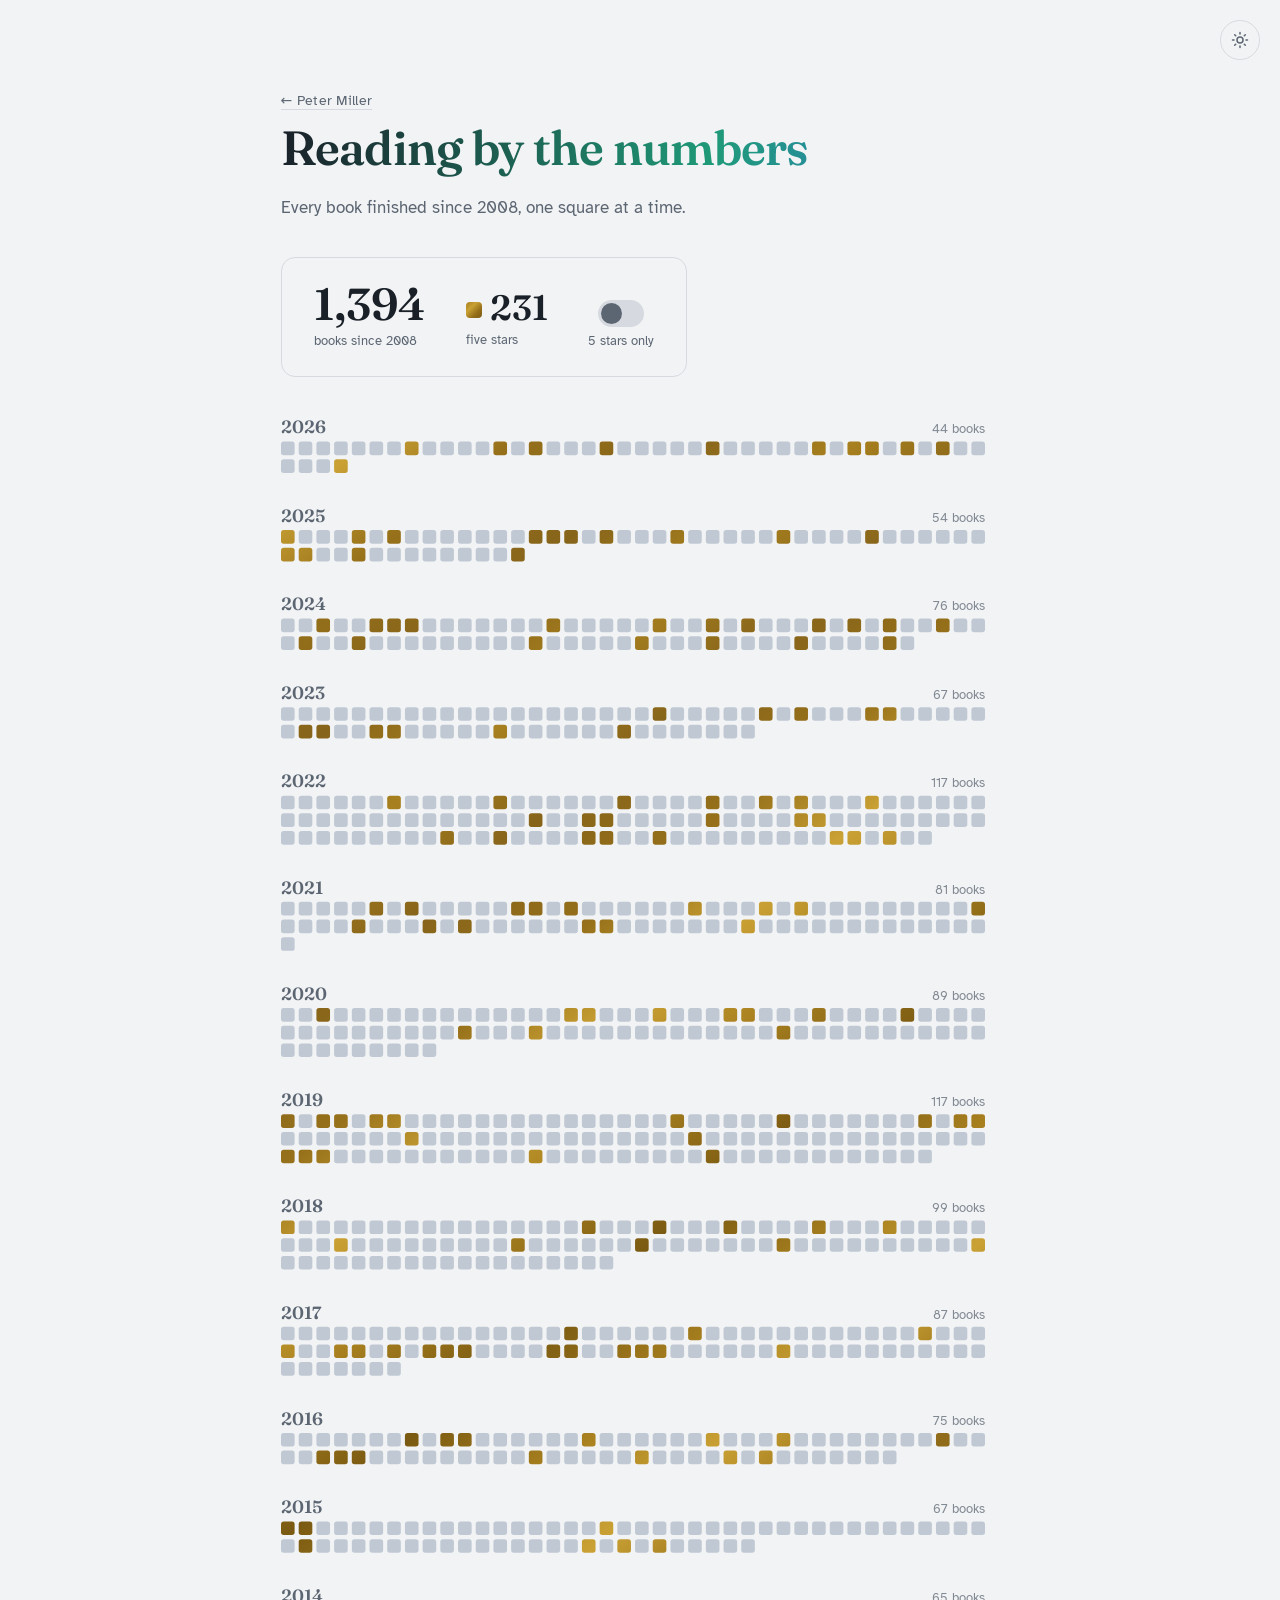
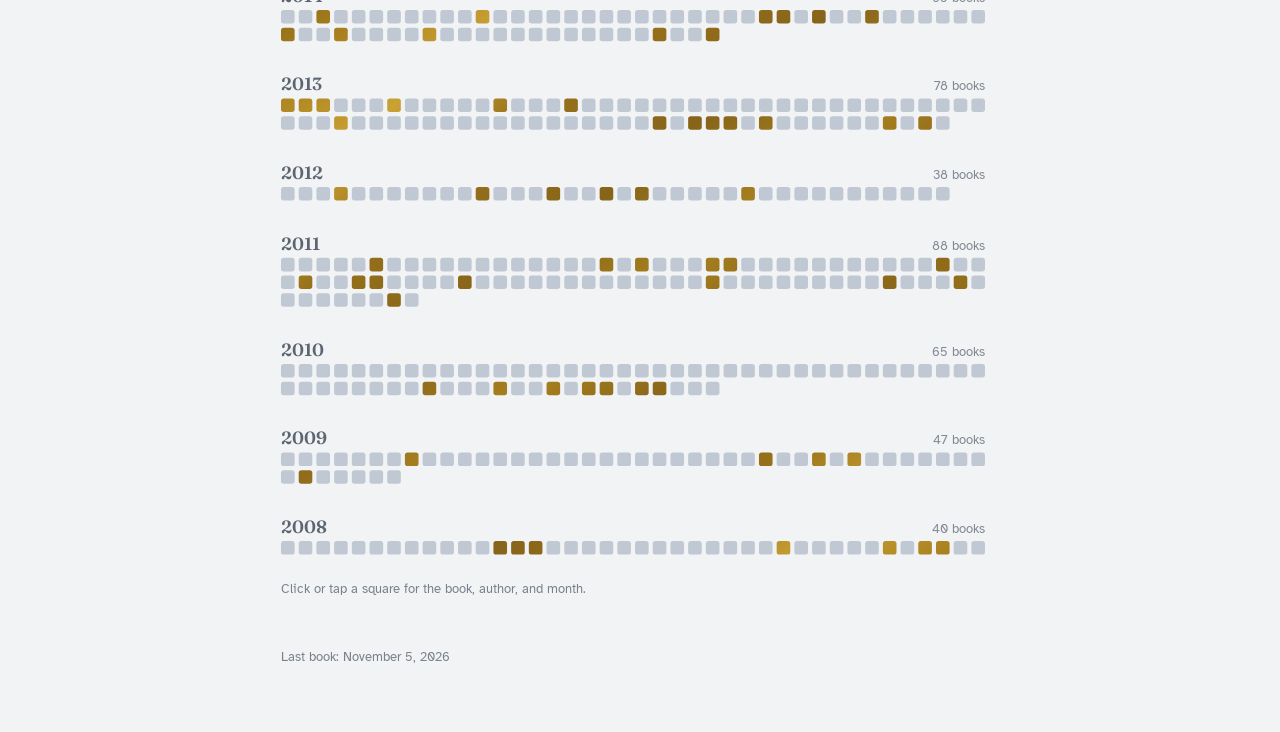
<file: reading/index.html>
<!doctype html>
<html lang="en">
  <head>
    <meta charset="utf-8" />
    <meta name="viewport" content="width=device-width, initial-scale=1" />
    <title>Reading — Peter Miller</title>
    <meta
      name="description"
      content="Every book finished since 2008, one square at a time."
    />
    <meta property="og:type" content="website" />
    <meta property="og:site_name" content="Peter Miller" />
    <meta property="og:title" content="Reading — Peter Miller" />
    <meta
      property="og:description"
      content="Every book finished since 2008, one square at a time."
    />
    <meta property="og:url" content="https://www.peterhmiller.com/reading/" />
    <meta property="og:image" content="https://www.peterhmiller.com/og.png" />
    <meta property="og:image:width" content="1200" />
    <meta property="og:image:height" content="630" />
    <meta
      property="og:image:alt"
      content="Peter Miller, software engineer in Washington, DC."
    />
    <meta name="twitter:card" content="summary_large_image" />
    <link rel="icon" href="/favicon.svg" type="image/svg+xml" />
    <link rel="icon" href="/favicon.ico" sizes="32x32" />
    <link rel="apple-touch-icon" href="/apple-touch-icon.png" />
    <link rel="preconnect" href="https://fonts.googleapis.com" />
    <link rel="preconnect" href="https://fonts.gstatic.com" crossorigin />
    <link
      href="https://fonts.googleapis.com/css2?family=Fraunces:opsz,wght@9..144,500;9..144,600&family=Atkinson+Hyperlegible:wght@400;700&display=swap"
      rel="stylesheet"
    />
    <style>
      :root {
        --ink: #0f1218;
        --paper: #e9ebee;
        --muted: #8f98a3;
        --hairline: #232a34;
        --jade: #4cc8a3;
        --sky: #5aa8e8;
        --indigo: #7b83ea;
        --violet: #a982e3;
        --sheen-edge: var(--paper);

        /* book mosaic: one flat slate for every book, a metal ramp for 5 stars.
           The ramp is bright at its peak -- on the dark ink those highlights
           read as light catching a surface. Its floor stays high on purpose:
           the variation is decorative, so no square should look dim enough to
           suggest it is somehow *less* of a five-star than its neighbour. */
        --book: #3f4d60;
        --metal-1: #a8822f;
        --metal-2: #dcb468;
        --metal-3: #f6e4b2;
        --metal-4: #cfa147;
        --metal-5: #b28f3c;
        --metal-flat: #d4a24c;
      }

      [data-theme='light'] {
        --ink: #f2f3f5;
        --paper: #1a2028;
        --muted: #5c6672;
        --hairline: #d6dae0;
        --jade: #1f9a78;
        --sky: #2f7fc4;
        --indigo: #5560cf;
        --violet: #7e58c4;
        --sheen-edge: #1a2028;

        /* Light mode inverts the problem. A metal's bright specular highlight
           is invisible on paper, so here the ramp lives in a narrow mid-dark
           band and gets its metallic quality from saturation shifts instead.
           The neutral is lightened so five stars separate by value as well as
           hue -- hue alone would fail for colourblind readers. */
        --book: #c0c9d3;
        --metal-1: #7a5a12;
        --metal-2: #a8801f;
        --metal-3: #c9a134;
        --metal-4: #96701a;
        --metal-5: #86641a;
        --metal-flat: #96701a;
      }

      * {
        box-sizing: border-box;
        margin: 0;
        padding: 0;
      }

      html {
        height: 100%;
        /* reserve the scrollbar gutter on every page: the landing page does not
           scroll and this one does, so without this the centred content and the
           fixed toggle shift sideways by the scrollbar width on navigation */
        scrollbar-gutter: stable;
      }

      body {
        min-height: 100%;
        display: grid;
        justify-items: center;
        align-content: start;
        background: var(--ink);
        color: var(--paper);
        font-family: 'Atkinson Hyperlegible', system-ui, sans-serif;
        font-size: 1.0625rem;
        line-height: 1.6;
        padding: clamp(3rem, 10vh, 6rem) 1.5rem 4rem;
        transition:
          background 240ms ease,
          color 240ms ease;
      }

      main {
        width: 100%;
        max-width: 44rem;
      }

      /* --- Cross-document view transitions ---
         Same-origin navigations cross-fade instead of hard-cutting. Requires
         http(s) (not file://) and is Chrome/Safari-only today; unsupported
         browsers just navigate instantly, so this is purely additive. */
      @view-transition {
        navigation: auto;
      }

      @media (prefers-reduced-motion: reduce) {
        @view-transition {
          navigation: none;
        }
      }

      .eyebrow {
        color: var(--muted);
        font-size: 0.875rem;
        letter-spacing: 0.02em;
      }

      .eyebrow a {
        color: var(--muted);
        text-decoration: none;
        border-bottom: 1px solid var(--hairline);
      }

      .eyebrow a:hover,
      .eyebrow a:focus-visible {
        color: var(--paper);
      }

      h1 {
        font-family: 'Fraunces', serif;
        font-weight: 600;
        font-size: clamp(2.2rem, 7vw, 3rem);
        letter-spacing: -0.015em;
        line-height: 1.2;
        padding-bottom: 0.12em; /* room for descenders under background-clip: text */
        margin-top: 0.4rem;
        background: linear-gradient(
          100deg,
          var(--sheen-edge) 0%,
          var(--jade) 28%,
          var(--sky) 44%,
          var(--indigo) 60%,
          var(--violet) 76%,
          var(--sheen-edge) 100%
        );
        background-size: 220% 100%;
        background-position: 0% 0;
        -webkit-background-clip: text;
        background-clip: text;
        color: transparent;
        animation: sheen 14s ease-in-out infinite alternate;
      }

      @keyframes sheen {
        from { background-position: 0% 0; }
        to { background-position: 100% 0; }
      }

      @media (prefers-reduced-motion: reduce) {
        h1 { animation: none; background-position: 50% 0; }
      }

      .lede {
        margin-top: 0.75rem;
        color: var(--muted);
        max-width: 42rem;
      }

      /* --- summary card --- */
      .summary-card {
        margin-top: 2.25rem;
        border: 1px solid var(--hairline);
        border-radius: 14px;
        padding: 1.5rem 2rem;
        width: fit-content;
        max-width: 100%;
      }
      .summary-primary {
        display: flex;
        flex-wrap: wrap;
        gap: 2.5rem;
        align-items: baseline;
      }
      .stat .num {
        font-family: 'Fraunces', serif;
        font-weight: 600;
        font-size: 2.2rem;
        line-height: 1;
      }
      .stat .lbl {
        color: var(--muted);
        font-size: 0.8rem;
        margin-top: 0.25rem;
      }
      .summary-primary .stat:first-child .num {
        font-size: 2.8rem;
      }
      .num .dot {
        display: inline-block;
        width: 16px;
        height: 16px;
        border-radius: 4px;
        margin-right: 0.5rem;
        vertical-align: 0.06em;
        background: linear-gradient(
          135deg,
          var(--metal-2),
          var(--metal-3),
          var(--metal-4),
          var(--metal-1)
        );
      }

      /* --- the mosaic --- */
      .hero {
        margin-top: 2.25rem;
      }
      svg.mosaic {
        display: block;
        width: 100%;
        height: auto;
        overflow: visible;
      }
      svg.narrow { display: none; }

      .mosaic .yr {
        font-family: 'Fraunces', serif;
        font-weight: 600;
        font-size: 13px;
        fill: var(--muted);
      }
      .mosaic .yn {
        font-family: 'Atkinson Hyperlegible', sans-serif;
        font-size: 9.5px;
        fill: var(--muted);
        opacity: 0.75;
      }

      .mosaic .b {
        fill: var(--book);
        cursor: pointer;
      }
      .mosaic .five {
        fill: url(#metal);
      }

      /* Hover previews the target, .sel marks the square whose book is showing.
         --paper inverts with the theme, so the outline reads against both the
         slate and the gold. The stroke is centred on the edge, so half of it
         sits in the 3px gutter and never touches a neighbour. */
      .mosaic .b:hover,
      .mosaic .b.sel {
        stroke: var(--paper);
        stroke-width: 1.5;
      }

      /* Under reduced motion, skip the drifting gradient entirely and use one
         flat metal tone -- SMIL animation cannot be paused from CSS. */
      @media (prefers-reduced-motion: reduce) {
        .mosaic .five { fill: var(--metal-flat); }
      }

      footer {
        margin-top: 3rem;
        color: var(--muted);
        font-size: 0.8rem;
        opacity: 0.8;
      }

      .hint {
        margin-top: 1.1rem;
        color: var(--muted);
        font-size: 0.8rem;
        opacity: 0.8;
      }

      /* --- readout: a bar pinned to the bottom, at every width. Selecting a
             square is the one way to read a book off the mosaic, so the same
             treatment runs on desktop and touch alike. --- */
      .readout {
        display: none;
        position: fixed;
        left: 0;
        right: 0;
        bottom: 0;
        z-index: 10;
        background: var(--ink);
        border-top: 1px solid var(--hairline);
        color: var(--paper);
        font-size: 0.85rem;
        line-height: 1.45;
        padding: 0.85rem 1.25rem;
        padding-bottom: calc(0.85rem + env(safe-area-inset-bottom));
      }
      .readout.show {
        display: flex;
        justify-content: center;
      }
      /* keep the text lined up with the page's own column instead of the
         far-left edge of a wide bar */
      .readout span {
        width: 100%;
        max-width: 44rem;
      }
      /* nothing is hidden behind the fixed bar */
      body:has(.readout.show) { padding-bottom: 7rem; }
      /* the readout describes a square in the mosaic, so it goes away with it */
      body:has(#five-stars:target) .readout { display: none; }

      /* --- view switch: an iOS-style toggle --- */
      .switchwrap {
        position: relative;
        display: inline-grid;
        justify-items: center;
        gap: 0.25rem; /* the same gap as a stat's number and label */
        margin-left: auto; /* pushes it to the far edge of the card */
        /* bottom-aligned, so its label shares a line with the stats' labels */
        align-self: end;
      }
      .switchtrack {
        width: 46px;
        height: 27px;
        border-radius: 999px;
        background: var(--hairline);
        position: relative;
        transition: background 220ms ease;
      }
      .knob {
        position: absolute;
        top: 3px;
        left: 3px;
        width: 21px;
        height: 21px;
        border-radius: 50%;
        background: var(--muted);
        transition:
          transform 220ms cubic-bezier(0.4, 0, 0.2, 1),
          background 220ms ease;
      }
      /* styled exactly like a stat's label, and it stays muted when on: the
         gold track already says so */
      .switchlbl {
        font-size: 0.8rem;
        color: var(--muted);
        white-space: nowrap;
      }

      /* the whole wrap is clickable, label included; only one anchor shows */
      .hit {
        position: absolute;
        inset: -4px;
        border-radius: 10px;
      }
      .to-mosaic { display: none; }
      .hit:focus-visible {
        outline: 2px solid var(--indigo);
        outline-offset: 2px;
      }

      /* "on" state. The knob takes --ink, which is the page background and so
         is always the opposite of the gold it sits on, in either theme. */
      body:has(#five-stars:target) .switchtrack {
        background: var(--metal-flat);
      }
      body:has(#five-stars:target) .knob {
        transform: translateX(19px);
        background: var(--ink);
      }
      body:has(#five-stars:target) .to-list { display: none; }
      body:has(#five-stars:target) .to-mosaic { display: block; }

      @media (prefers-reduced-motion: reduce) {
        .knob,
        .switchtrack { transition: none; }
      }

      /* --- five-star list view --- */
      .list-view {
        display: none;
        margin-top: 2.25rem;
        /* Jumping to #five-stars would scroll the list to the top of the
           viewport, taking the switch with it and leaving no way back. An
           oversized scroll margin puts the target above the document start, so
           the browser clamps to the top and nothing moves -- while the URL stays
           shareable. */
        scroll-margin-top: 100vh;
      }
      body:has(#five-stars:target) .hero { display: none; }
      body:has(#five-stars:target) .list-view { display: block; }
      .ygroup + .ygroup { margin-top: 2rem; }
      .ygroup h2 {
        font-family: 'Fraunces', serif;
        font-weight: 600;
        font-size: 1.15rem;
        color: var(--muted);
        display: flex;
        align-items: baseline;
        gap: 0.6rem;
        padding-bottom: 0.5rem;
        border-bottom: 1px solid var(--hairline);
      }
      .ygroup h2 .yn {
        font-family: 'Atkinson Hyperlegible', sans-serif;
        font-size: 0.75rem;
        font-weight: 400;
        margin-left: auto;
        opacity: 0.75;
      }
      .ygroup ul {
        list-style: none;
        margin-top: 0.85rem;
        display: grid;
        gap: 0.9rem;
      }
      .ygroup li {
        display: grid;
        grid-template-columns: 11px 1fr auto;
        gap: 0.7rem;
        align-items: baseline;
        font-size: 0.95rem;
        line-height: 1.4;
      }
      /* title on its own line, author beneath it */
      .ygroup .t,
      .ygroup .a { display: block; }
      .ygroup .bullet {
        width: 11px;
        height: 11px;
        border-radius: 3px;
        /* the SVG gradient cannot be reused in HTML, so this is the same ramp
           expressed as a CSS gradient -- matching the legend and card dot */
        background: linear-gradient(
          135deg,
          var(--metal-2),
          var(--metal-3),
          var(--metal-4),
          var(--metal-1)
        );
        transform: translateY(0.1em);
      }
      .ygroup .a {
        color: var(--muted);
        font-size: 0.85rem;
        margin-top: 0.15rem;
      }
      .ygroup .m {
        color: var(--muted);
        font-size: 0.75rem;
        white-space: nowrap;
        opacity: 0.7;
      }

      /* --- narrow screens: fewer books per row so squares stay legible --- */
      @media (max-width: 600px) {
        .summary-card { width: 100%; }
        .summary-primary {
          justify-content: center;
          text-align: center;
          gap: 1.25rem 2.5rem;
        }
        /* the total gets its own row, the other stat shares the next one --
           without this they wrap lopsided */
        .summary-primary .stat:first-child { flex-basis: 100%; }
        /* the switch drops to its own centred row rather than hugging an edge */
        .switchwrap {
          margin-left: 0;
          justify-self: center;
        }
        svg.wide { display: none; }
        svg.narrow { display: block; }
      }

      /* --- theme toggle (same as index) --- */
      #theme-toggle {
        position: fixed;
        top: 1.25rem;
        right: 1.25rem;
        width: 2.5rem;
        height: 2.5rem;
        view-transition-name: theme-toggle; /* stays put across navigations */
        display: grid;
        place-items: center;
        background: transparent;
        border: 1px solid var(--hairline);
        border-radius: 50%;
        color: var(--muted);
        cursor: pointer;
        transition:
          color 160ms ease,
          border-color 160ms ease;
      }
      #theme-toggle:hover,
      #theme-toggle:focus-visible {
        color: var(--paper);
        border-color: var(--muted);
      }
      #theme-toggle:focus-visible {
        outline: 2px solid var(--indigo);
        outline-offset: 3px;
      }
      #theme-toggle svg { width: 1.125rem; height: 1.125rem; }
      #theme-toggle .sun { display: none; }
      #theme-toggle .moon { display: block; }
      [data-theme='light'] #theme-toggle .sun { display: block; }
      [data-theme='light'] #theme-toggle .moon { display: none; }
    </style>
    <script>
      /* Runs before first paint so the stored theme is already applied when
         the page renders -- otherwise light-mode visitors see a flash of the
         default dark palette on every navigation. */
      ;(function () {
        var theme = null
        try {
          theme = localStorage.getItem('theme')
        } catch (e) {
          /* no persistence available */
        }
        if (!theme) {
          theme = window.matchMedia('(prefers-color-scheme: light)').matches
            ? 'light'
            : 'dark'
        }
        if (theme === 'light') {
          document.documentElement.setAttribute('data-theme', 'light')
        }
      })()
    </script>
  </head>
  <body>
    <button id="theme-toggle" type="button" aria-label="Switch to light mode">
      <svg class="sun" viewBox="0 0 24 24" fill="none" stroke="currentColor" stroke-width="2" stroke-linecap="round" aria-hidden="true">
        <circle cx="12" cy="12" r="4" />
        <path d="M12 2v2M12 20v2M4.9 4.9l1.4 1.4M17.7 17.7l1.4 1.4M2 12h2M20 12h2M4.9 19.1l1.4-1.4M17.7 6.3l1.4-1.4" />
      </svg>
      <svg class="moon" viewBox="0 0 24 24" fill="none" stroke="currentColor" stroke-width="2" stroke-linecap="round" stroke-linejoin="round" aria-hidden="true">
        <path d="M21 12.8A9 9 0 1 1 11.2 3a7 7 0 0 0 9.8 9.8z" />
      </svg>
    </button>

    <!-- One shared metal ramp, referenced by both layouts. userSpaceOnUse means
         each square samples the ramp at its own coordinates, so squares in
         different years catch different highlights; reflect tiles it down the
         page; the drift makes it read as metal rather than flat yellow. -->
    <svg width="0" height="0" aria-hidden="true" style="position:absolute">
      <defs>
        <linearGradient id="metal" gradientUnits="userSpaceOnUse"
          spreadMethod="reflect" x1="0" y1="0" x2="230" y2="290">
          <stop offset="0%" stop-color="var(--metal-1)" />
          <stop offset="22%" stop-color="var(--metal-2)" />
          <stop offset="40%" stop-color="var(--metal-3)" />
          <stop offset="58%" stop-color="var(--metal-4)" />
          <stop offset="80%" stop-color="var(--metal-5)" />
          <stop offset="100%" stop-color="var(--metal-2)" />
          <animateTransform attributeName="gradientTransform" type="translate"
            values="-230 0;230 0;-230 0" dur="20s" repeatCount="indefinite" />
        </linearGradient>
      </defs>
    </svg>

    <main>
      <p class="eyebrow"><a href="/">&larr; Peter Miller</a></p>
      <h1>Reading by the numbers</h1>
      <p class="lede">
        Every book finished since 2008, one square at a time.
      </p>

      <div class="summary-card">
        <div class="summary-primary">
          <div class="stat"><div class="num">1,394</div><div class="lbl">books since 2008</div></div>
          <div class="stat"><div class="num"><span class="dot"></span>231</div><div class="lbl">five stars</div></div>

          <!-- CSS-only view switch, driven by the URL fragment so the five-star
               view is linkable as /reading/#five-stars. The track and knob are
               a single element that animates via `body:has(#five-stars:target)`;
               the two anchors are invisible hit areas layered over it, one of
               which is hidden at any time. (A checkbox would animate the same
               way but could not be linked to, and would disagree with the hash
               if someone arrived on one.) -->
          <div class="switchwrap">
            <span class="switchtrack" aria-hidden="true"
              ><span class="knob"></span
            ></span>
            <span class="switchlbl">5 stars only</span>
            <a class="hit to-list" href="#five-stars"
              aria-label="Show only five-star books"></a>
            <a class="hit to-mosaic" href="#"
              aria-label="Show all books"></a>
          </div>
        </div>
      </div>

      <section class="hero" aria-label="Book mosaic">
        <svg class="mosaic wide" viewBox="0 0 517 1284" role="img" preserveAspectRatio="xMinYMin meet" aria-label="One square per book, grouped by year from 2026 at the top down to 2008. Five-star books are picked out in metallic gold. Select any square for the book, author, and month."><text class="yr" x="0" y="15">2026</text><text class="yn" x="517" y="15" text-anchor="end">44 books</text><rect class="b" x="0" y="21" width="10" height="10" rx="2" data-b="Fraud of the Century: Rutherford B. Hayes, Samuel Tilden, and the Stolen Election of 1876 — Roy Morris Jr. · Jan 2026"/><rect class="b" x="13" y="21" width="10" height="10" rx="2" data-b="The Mercy of Gods — James S.A. Corey · Jan 2026"/><rect class="b" x="26" y="21" width="10" height="10" rx="2" data-b="The Least Dangerous Branch: The Supreme Court at the Bar of Politics — Alexander M. Bickel · Jan 2026"/><rect class="b" x="39" y="21" width="10" height="10" rx="2" data-b="The American Language of Rights — Richard A. Primus · Jan 2026"/><rect class="b" x="52" y="21" width="10" height="10" rx="2" data-b="People Who Eat Darkness: The True Story of a Young Woman Who Vanished from the Streets of Tokyo--and the Evil That Swallowed Her Up — Richard Lloyd Parry · Jan 2026"/><rect class="b" x="65" y="21" width="10" height="10" rx="2" data-b="Klan War: Ulysses S. Grant and the Battle to Save Reconstruction — Fergus M. Bordewich · Jan 2026"/><rect class="b" x="78" y="21" width="10" height="10" rx="2" data-b="A Campaign of Giants: The Battle for Petersburg, Volume One: From the Crossing of the James to the Crater — A. Wilson Greene · Jan 2026"/><rect class="b five" x="91" y="21" width="10" height="10" rx="2" data-b="★ A Grief Observed — C.S. Lewis · Jan 2026"/><rect class="b" x="104" y="21" width="10" height="10" rx="2" data-b="This Fierce People: The Untold Story of America's Revolutionary War in the South — Alan Pell Crawford · Jan 2026"/><rect class="b" x="117" y="21" width="10" height="10" rx="2" data-b="Earl Warren: A Public Life — G. Edward White · Feb 2026"/><rect class="b" x="130" y="21" width="10" height="10" rx="2" data-b="Burma '44: The Battle That Turned Britain's War in the East — James Holland · Feb 2026"/><rect class="b" x="143" y="21" width="10" height="10" rx="2" data-b="The Sons — Franz Kafka · Feb 2026"/><rect class="b five" x="156" y="21" width="10" height="10" rx="2" data-b="★ The American Revolution and the Fate of the World — Richard Bell · Feb 2026"/><rect class="b" x="169" y="21" width="10" height="10" rx="2" data-b="House of Earth and Blood — Sarah J. Maas · Feb 2026"/><rect class="b five" x="182" y="21" width="10" height="10" rx="2" data-b="★ Native Nations: A Millennium in North America — Kathleen DuVal · Apr 2026"/><rect class="b" x="195" y="21" width="10" height="10" rx="2" data-b="The Mote in God's Eye — Jerry Pournelle, Larry Niven · Apr 2026"/><rect class="b" x="208" y="21" width="10" height="10" rx="2" data-b="All the World at War: People and Places, 1914-1918 — James Charles Roy · Apr 2026"/><rect class="b" x="221" y="21" width="10" height="10" rx="2" data-b="A Wizard of Earthsea — Ursula K. Le Guin · May 2026"/><rect class="b five" x="234" y="21" width="10" height="10" rx="2" data-b="★ The People Themselves: Popular Constitutionalism and Judicial Review — Larry D. Kramer · May 2026"/><rect class="b" x="247" y="21" width="10" height="10" rx="2" data-b="Ice Trilogy — Vladimir Sorokin · Jun 2026"/><rect class="b" x="260" y="21" width="10" height="10" rx="2" data-b="The Adaptability Paradox — Stephen Skowronek · Jun 2026"/><rect class="b" x="273" y="21" width="10" height="10" rx="2" data-b="Constitutional Construction: Divided Powers and Constitutional Meaning — Keith E. Whittington · Jun 2026"/><rect class="b" x="286" y="21" width="10" height="10" rx="2" data-b="The Awakening — Susanne Valenti, Caroline Peckham · Jun 2026"/><rect class="b" x="299" y="21" width="10" height="10" rx="2" data-b="American Patriarch The Life of George Washington — H.W. Brands · Jun 2026"/><rect class="b five" x="312" y="21" width="10" height="10" rx="2" data-b="★ Democratic Justice: Felix Frankfurter, the Supreme Court, and the Making of the Liberal Establishment — Brad Snyder · Jul 2026"/><rect class="b" x="325" y="21" width="10" height="10" rx="2" data-b="Red Dawn Over China: How Communism Conquered a Quarter of Humanity — Frank Dikötter · Jul 2026"/><rect class="b" x="338" y="21" width="10" height="10" rx="2" data-b="Liar's Poker — Michael Lewis · Jul 2026"/><rect class="b" x="351" y="21" width="10" height="10" rx="2" data-b="Regime Change: Inside the Imperial Presidency of Donald Trump — Jonathan Swan, Maggie Haberman · Jul 2026"/><rect class="b" x="364" y="21" width="10" height="10" rx="2" data-b="The Living Declaration—A Biography of America's Founding Text — Ted Widmer · Jul 2026"/><rect class="b" x="377" y="21" width="10" height="10" rx="2" data-b="The Origins of American Constitutionalism — Donald S. Lutz · Jul 2026"/><rect class="b five" x="390" y="21" width="10" height="10" rx="2" data-b="★ Baby Ninth Amendments: How Americans Embraced Unenumerated Rights and Why It Matters — Anthony B Sanders · Jul 2026"/><rect class="b" x="403" y="21" width="10" height="10" rx="2" data-b="The Presidential Pardon — Saikrishna Bangalore Prakash · Jul 2026"/><rect class="b five" x="416" y="21" width="10" height="10" rx="2" data-b="★ The Writer and the Witch — Robin Sloan · Aug 2026"/><rect class="b five" x="429" y="21" width="10" height="10" rx="2" data-b="★ Oath of Swords — David Weber · Aug 2026"/><rect class="b" x="442" y="21" width="10" height="10" rx="2" data-b="Selected Writings — Harvey C. Mansfield (Jr.) · Aug 2026"/><rect class="b five" x="455" y="21" width="10" height="10" rx="2" data-b="★ Mr. Penumbra's All-Night Reading Room — Robin Sloan · Sep 2026"/><rect class="b" x="468" y="21" width="10" height="10" rx="2" data-b="The War God's Own — David Weber · Sep 2026"/><rect class="b five" x="481" y="21" width="10" height="10" rx="2" data-b="★ The Violent Take It by Force: The Christian Movement That Is Threatening Our Democracy — Matthew D. Taylor · Sep 2026"/><rect class="b" x="494" y="21" width="10" height="10" rx="2" data-b="The Devil and Sherlock Holmes: Tales of Murder, Madness, and Obsession — David Grann · Oct 2026"/><rect class="b" x="507" y="21" width="10" height="10" rx="2" data-b="Crisis of the Common Good: The Fight for Meaning and Connection in a Broken America — Chris Murphy · Oct 2026"/><rect class="b" x="0" y="34" width="10" height="10" rx="2" data-b="Over Ruled: The Human Toll of Too Much Law — Janie Nitze, Neil Gorsuch · Oct 2026"/><rect class="b" x="13" y="34" width="10" height="10" rx="2" data-b="How to Eat an Elephant: One Voter at a Time — Sarah Longwell · Oct 2026"/><rect class="b" x="26" y="34" width="10" height="10" rx="2" data-b="Profiles in Cowardice: A Study of Collaboration in the Trump Era — Jacob Weisberg · Oct 2026"/><rect class="b five" x="39" y="34" width="10" height="10" rx="2" data-b="★ Been There, Done That — Greg Jackson · Nov 2026"/><text class="yr" x="0" y="80">2025</text><text class="yn" x="517" y="80" text-anchor="end">54 books</text><rect class="b five" x="0" y="86" width="10" height="10" rx="2" data-b="★ The Original Meaning of the Fourteenth Amendment: Its Letter and Spirit — James Oakes, Evan D. Bernick, Randy E. Barnett · Jan 2025"/><rect class="b" x="13" y="86" width="10" height="10" rx="2" data-b="Batman: The Killing Joke — Alan Moore · Jan 2025"/><rect class="b" x="26" y="86" width="10" height="10" rx="2" data-b="The Super Hero's Journey — Patrick McDonnell · Jan 2025"/><rect class="b" x="39" y="86" width="10" height="10" rx="2" data-b="Infinity War — Jim Starlin · Jan 2025"/><rect class="b five" x="52" y="86" width="10" height="10" rx="2" data-b="★ Punish Treason, Reward Loyalty: The Forgotten Goals of Constitutional Reform after the Civil War — Mark A. Graber · Jan 2025"/><rect class="b" x="65" y="86" width="10" height="10" rx="2" data-b="The Shadow of What Was Lost — James Islington · Jan 2025"/><rect class="b five" x="78" y="86" width="10" height="10" rx="2" data-b="★ IBM and the Holocaust — Edwin Black · Feb 2025"/><rect class="b" x="91" y="86" width="10" height="10" rx="2" data-b="An Echo of Things to Come — James Islington · Feb 2025"/><rect class="b" x="104" y="86" width="10" height="10" rx="2" data-b="Commander in Cheat: How Golf Explains Trump — Rick Reilly · Mar 2025"/><rect class="b" x="117" y="86" width="10" height="10" rx="2" data-b="The Light of All That Falls — James Islington · Mar 2025"/><rect class="b" x="130" y="86" width="10" height="10" rx="2" data-b="Why Nothing Works: Who Killed Progress—and How to Bring It Back — Marc J. Dunkelman · Mar 2025"/><rect class="b" x="143" y="86" width="10" height="10" rx="2" data-b="Diary of a Man in Despair — Friedrich Reck-Malleczewen · Mar 2025"/><rect class="b" x="156" y="86" width="10" height="10" rx="2" data-b="When the Clock Broke: Con Men, Conspiracists, and How America Cracked Up in the Early 1990s — John Ganz · Mar 2025"/><rect class="b" x="169" y="86" width="10" height="10" rx="2" data-b="The Sick Chicken Case: The US Supreme Court and the New Deal — Williamjames Hull Hoffer · Mar 2025"/><rect class="b five" x="182" y="86" width="10" height="10" rx="2" data-b="★ The Idea of a Party System, Volume 2: The Rise of Legitimate Opposition in the United States, 1780-1840 — Richard Hofstadter · Mar 2025"/><rect class="b five" x="195" y="86" width="10" height="10" rx="2" data-b="★ Congress's Constitution: Legislative Authority and the Separation of Powers — Josh Chafetz · Apr 2025"/><rect class="b five" x="208" y="86" width="10" height="10" rx="2" data-b="★ The Paranoid Style in American Politics: An Essay: from The Paranoid Style in American Politics — Richard Hofstadter · Apr 2025"/><rect class="b" x="221" y="86" width="10" height="10" rx="2" data-b="The Unaccountability Machine — Dan Davies · Apr 2025"/><rect class="b five" x="234" y="86" width="10" height="10" rx="2" data-b="★ Wind and Truth — Brandon Sanderson · Apr 2025"/><rect class="b" x="247" y="86" width="10" height="10" rx="2" data-b="Mitre and Sceptre: Transatlantic Faiths, Ideas, Personalities, and Politics, 1689-1775 — Carl Bridenbaugh · May 2025"/><rect class="b" x="260" y="86" width="10" height="10" rx="2" data-b="American by Birth: Wong Kim Ark and the Battle for Citizenship — Carl Nackenoff, Julie Novkov · May 2025"/><rect class="b" x="273" y="86" width="10" height="10" rx="2" data-b="The Empire of Necessity: Slavery, Freedom, and Deception in the New World — Greg Grandin · May 2025"/><rect class="b five" x="286" y="86" width="10" height="10" rx="2" data-b="★ Marketcrafters: The 100-Year Struggle to Shape the American Economy — Chris Hughes · May 2025"/><rect class="b" x="299" y="86" width="10" height="10" rx="2" data-b="The Let Them Theory: A Life-Changing Tool That Millions of People Can't Stop Talking About — Mel Robbins · Jun 2025"/><rect class="b" x="312" y="86" width="10" height="10" rx="2" data-b="The Subversive Puritan — Mostyn Roberts · Jun 2025"/><rect class="b" x="325" y="86" width="10" height="10" rx="2" data-b="The New England Pulpit and the American Revolution; When American Pastors Preached Politics, Resisted Tyranny, and Founded a Nation on the Bible — Joel McDurmon, Alice M. Baldwin · Jun 2025"/><rect class="b" x="338" y="86" width="10" height="10" rx="2" data-b="The Bill of Rights: Creation and Reconstruction — Akhil Reed Amar · Jul 2025"/><rect class="b" x="351" y="86" width="10" height="10" rx="2" data-b="End Times: Elites, Counter-Elites, and the Path of Political Disintegration — Peter Turchin · Jul 2025"/><rect class="b five" x="364" y="86" width="10" height="10" rx="2" data-b="★ The Fate of the Day: The War for America, Fort Ticonderoga to Charleston, 1777-1780 — Rick Atkinson · Jul 2025"/><rect class="b" x="377" y="86" width="10" height="10" rx="2" data-b="Many Thousand Gone: An American Fable — Ronald L. Fair · Jul 2025"/><rect class="b" x="390" y="86" width="10" height="10" rx="2" data-b="The United States Governed by Six Hundred Thousand Despots — John Swanson Jacobs · Jul 2025"/><rect class="b" x="403" y="86" width="10" height="10" rx="2" data-b="The Road to Wigan Pier — George Orwell · Jul 2025"/><rect class="b" x="416" y="86" width="10" height="10" rx="2" data-b="One Person, One Vote: A Surprising History of Gerrymandering in America — Nick Seabrook · Jul 2025"/><rect class="b five" x="429" y="86" width="10" height="10" rx="2" data-b="★ I Dread the Thought of the Place: The Battle of Antietam and the End of the Maryland Campaign — D. Scott Hartwig · Aug 2025"/><rect class="b" x="442" y="86" width="10" height="10" rx="2" data-b="The Governor and the Rebel: A History of Bacon's Rebellion in Virginia — Wilcomb E. Washburn · Aug 2025"/><rect class="b" x="455" y="86" width="10" height="10" rx="2" data-b="Hiero's Journey — Sterling E. Lanier · Aug 2025"/><rect class="b" x="468" y="86" width="10" height="10" rx="2" data-b="Chancellorsville 1863: The Souls of the Brave — Ernest B. Furgurson · Aug 2025"/><rect class="b" x="481" y="86" width="10" height="10" rx="2" data-b="Dranesville: A Northern Virginia Town in the Crossfire of a Forgotten Battle, December 20, 1861 — Ryan T. Quint · Aug 2025"/><rect class="b" x="494" y="86" width="10" height="10" rx="2" data-b="The Spice Gate — Prashanth Srivatsa · Aug 2025"/><rect class="b" x="507" y="86" width="10" height="10" rx="2" data-b="The Code Breaker: Jennifer Doudna, Gene Editing, and the Future of the Human Race — Walter Isaacson · Sep 2025"/><rect class="b five" x="0" y="99" width="10" height="10" rx="2" data-b="★ The Sorceress and the Vigilant — T. R. Sohn · Sep 2025"/><rect class="b five" x="13" y="99" width="10" height="10" rx="2" data-b="★ To Antietam Creek: The Maryland Campaign of September 1862 — D. Scott Hartwig · Oct 2025"/><rect class="b" x="26" y="99" width="10" height="10" rx="2" data-b="The Mind Reels — Fredrik deBoer · Oct 2025"/><rect class="b" x="39" y="99" width="10" height="10" rx="2" data-b="City of Last Chances — Adrian Tchaikovsky · Nov 2025"/><rect class="b five" x="52" y="99" width="10" height="10" rx="2" data-b="★ The Oldest Constitutional Question: Enumeration and Federal Power — Richard Primus · Nov 2025"/><rect class="b" x="65" y="99" width="10" height="10" rx="2" data-b="Dungeon Crawler Carl — Matt Dinniman · Dec 2025"/><rect class="b" x="78" y="99" width="10" height="10" rx="2" data-b="The Birth of the Republic, 1763-89 — Edmund S. Morgan · Dec 2025"/><rect class="b" x="91" y="99" width="10" height="10" rx="2" data-b="American Revolution Considered as a Social Movement — John Franklin Jameson · Dec 2025"/><rect class="b" x="104" y="99" width="10" height="10" rx="2" data-b="Don't Believe Everything You Think — Joseph Nguyen · Dec 2025"/><rect class="b" x="117" y="99" width="10" height="10" rx="2" data-b="Richmond Burning: The Last Days of the Confederate Capital — Nelson Lankford · Dec 2025"/><rect class="b" x="130" y="99" width="10" height="10" rx="2" data-b="Legends &amp; Lattes — Travis Baldree · Dec 2025"/><rect class="b" x="143" y="99" width="10" height="10" rx="2" data-b="Born Equal — Akhil Reed Amar · Dec 2025"/><rect class="b" x="156" y="99" width="10" height="10" rx="2" data-b="Teenage Mutant Ninja Turtles: The Ultimate Collection, Volume 2 — Kevin Eastman · Dec 2025"/><rect class="b five" x="169" y="99" width="10" height="10" rx="2" data-b="★ The Will of the Many — James Islington · Dec 2025"/><text class="yr" x="0" y="145">2024</text><text class="yn" x="517" y="145" text-anchor="end">76 books</text><rect class="b" x="0" y="151" width="10" height="10" rx="2" data-b="Slouching Towards Utopia: An Economic History of the Twentieth Century — J. Bradford DeLong · Jan 2024"/><rect class="b" x="13" y="151" width="10" height="10" rx="2" data-b="The Nineties — Chuck Klosterman · Jan 2024"/><rect class="b five" x="26" y="151" width="10" height="10" rx="2" data-b="★ Armies of Deliverance: A New History of the Civil War — Elizabeth R. Varon · Jan 2024"/><rect class="b" x="39" y="151" width="10" height="10" rx="2" data-b="You Will Not Stampede Me: Essays on Non-Conformism — Bryan Caplan · Jan 2024"/><rect class="b" x="52" y="151" width="10" height="10" rx="2" data-b="Longstreet: The Confederate General Who Defied the South — Elizabeth Varon · Jan 2024"/><rect class="b five" x="65" y="151" width="10" height="10" rx="2" data-b="★ Hypermedia Systems — Carson Gross · Jan 2024"/><rect class="b five" x="78" y="151" width="10" height="10" rx="2" data-b="★ Worse Than Nothing: The Dangerous Fallacy of Originalism — Erwin Chemerinsky · Jan 2024"/><rect class="b five" x="91" y="151" width="10" height="10" rx="2" data-b="★ Remarkably Bright Creatures — Shelby Van Pelt · Jan 2024"/><rect class="b" x="104" y="151" width="10" height="10" rx="2" data-b="Small Fry and Other Stories — Anton Chekhov · Feb 2024"/><rect class="b" x="117" y="151" width="10" height="10" rx="2" data-b="The Man Who Cried I Am — John A. Williams · Feb 2024"/><rect class="b" x="130" y="151" width="10" height="10" rx="2" data-b="Big Enough to Be Inconsistent: Abraham Lincoln Confronts Slavery and Race — George M. Fredrickson · Feb 2024"/><rect class="b" x="143" y="151" width="10" height="10" rx="2" data-b="Stalin's War: A New History of World War II — Sean McMeekin · Feb 2024"/><rect class="b" x="156" y="151" width="10" height="10" rx="2" data-b="Building a decision support system: the mythical man-month revisited — Peter G.W. Keen · Feb 2024"/><rect class="b" x="169" y="151" width="10" height="10" rx="2" data-b="Frederick Douglass in Washington, D.C.: The Lion of Anacostia — John Muller · Feb 2024"/><rect class="b" x="182" y="151" width="10" height="10" rx="2" data-b="Judgment at Tokyo: World War II on Trial and the Making of Modern Asia — Gary J. Bass · Feb 2024"/><rect class="b five" x="195" y="151" width="10" height="10" rx="2" data-b="★ Democracy and Distrust: A Theory of Judicial Review — John Hart Ely · Feb 2024"/><rect class="b" x="208" y="151" width="10" height="10" rx="2" data-b="Leviathan — Thomas Hobbes · Feb 2024"/><rect class="b" x="221" y="151" width="10" height="10" rx="2" data-b="The Battle of Adwa: African Victory in The Age of Empire — Raymond Jonas, Raymond Jonas · Feb 2024"/><rect class="b" x="234" y="151" width="10" height="10" rx="2" data-b="Witch King — Martha Wells · Feb 2024"/><rect class="b" x="247" y="151" width="10" height="10" rx="2" data-b="Frederick Douglass' Civil War: Keeping Faith in Jubilee (Revised) — David W. Blight · Feb 2024"/><rect class="b" x="260" y="151" width="10" height="10" rx="2" data-b="Mao's War Against Nature: Politics and the Environment in Revolutionary China — Judith Shapiro · Feb 2024"/><rect class="b five" x="273" y="151" width="10" height="10" rx="2" data-b="★ &quot;what Shall We Do with the Negro?&quot;: Lincoln, White Racism, and Civil War America — Paul D. Escott · Feb 2024"/><rect class="b" x="286" y="151" width="10" height="10" rx="2" data-b="Code Is for Humans: A Guide to Human-Centric Software Engineering — Zohar Jackson · Feb 2024"/><rect class="b" x="299" y="151" width="10" height="10" rx="2" data-b="Deception — A.C. Cobble · Mar 2024"/><rect class="b five" x="312" y="151" width="10" height="10" rx="2" data-b="★ Freedom's Dominion: A Saga of White Resistance to Federal Power — Jefferson Cowie · Mar 2024"/><rect class="b" x="325" y="151" width="10" height="10" rx="2" data-b="Memory and Authority: The Uses of History in Constitutional Interpretation — Jack M. Balkin · Apr 2024"/><rect class="b five" x="338" y="151" width="10" height="10" rx="2" data-b="★ Words of Radiance — Brandon Sanderson · Apr 2024"/><rect class="b" x="351" y="151" width="10" height="10" rx="2" data-b="Oathbringer — Brandon Sanderson · May 2024"/><rect class="b" x="364" y="151" width="10" height="10" rx="2" data-b="Tyranny of the Minority — Steven Levitsky, Daniel Ziblatt · May 2024"/><rect class="b" x="377" y="151" width="10" height="10" rx="2" data-b="On Constitutional Ground — John Hart Ely · May 2024"/><rect class="b five" x="390" y="151" width="10" height="10" rx="2" data-b="★ Lone Women — Victor LaValle · May 2024"/><rect class="b" x="403" y="151" width="10" height="10" rx="2" data-b="The Foundation Pit — Andrey Platonov · May 2024"/><rect class="b five" x="416" y="151" width="10" height="10" rx="2" data-b="★ America's Unwritten Constitution: The Precedents and Principles We Live By — Akhil Reed Amar · Jun 2024"/><rect class="b" x="429" y="151" width="10" height="10" rx="2" data-b="The Rise and Fall of the Second American Republic: Reconstruction, 1860-1920 — Manisha Sinha · Jun 2024"/><rect class="b five" x="442" y="151" width="10" height="10" rx="2" data-b="★ Edgedancer — Brandon Sanderson · Jul 2024"/><rect class="b" x="455" y="151" width="10" height="10" rx="2" data-b="Rhythm of War — Brandon Sanderson · Jul 2024"/><rect class="b" x="468" y="151" width="10" height="10" rx="2" data-b="Dawnshard — Brandon Sanderson · Jul 2024"/><rect class="b five" x="481" y="151" width="10" height="10" rx="2" data-b="★ Skyward — Brandon Sanderson · Jul 2024"/><rect class="b" x="494" y="151" width="10" height="10" rx="2" data-b="The Guarantee Clause Of The U. S. Constitution — William M. Wiecek · Jul 2024"/><rect class="b" x="507" y="151" width="10" height="10" rx="2" data-b="How to Interpret the Constitution — Cass R. Sunstein · Jul 2024"/><rect class="b" x="0" y="164" width="10" height="10" rx="2" data-b="The Bright Sword — Lev Grossman · Jul 2024"/><rect class="b five" x="13" y="164" width="10" height="10" rx="2" data-b="★ Moonbound — Robin Sloan · Aug 2024"/><rect class="b" x="26" y="164" width="10" height="10" rx="2" data-b="The First Day on the Somme — Martin Middlebrook · Aug 2024"/><rect class="b" x="39" y="164" width="10" height="10" rx="2" data-b="The Second Creation: Fixing the American Constitution in the Founding Era — Jonathan Gienapp · Aug 2024"/><rect class="b five" x="52" y="164" width="10" height="10" rx="2" data-b="★ Gilead — Marilynne Robinson · Aug 2024"/><rect class="b" x="65" y="164" width="10" height="10" rx="2" data-b="Of Boys and Men — Richard V. Reeves · Aug 2024"/><rect class="b" x="78" y="164" width="10" height="10" rx="2" data-b="Far Sector — N.K. Jemisin · Aug 2024"/><rect class="b" x="91" y="164" width="10" height="10" rx="2" data-b="Batman: Hush — Jeph Loeb · Aug 2024"/><rect class="b" x="104" y="164" width="10" height="10" rx="2" data-b="Absolute All-Star Superman — Grant Morrison · Aug 2024"/><rect class="b" x="117" y="164" width="10" height="10" rx="2" data-b="H.P. Lovecraft's at the Mountains of Madness: The Second Volume — Gou Tanabe · Aug 2024"/><rect class="b" x="130" y="164" width="10" height="10" rx="2" data-b="H.P. Lovecraft's at the Mountains of Madness: The First Volume — Gou Tanabe · Aug 2024"/><rect class="b" x="143" y="164" width="10" height="10" rx="2" data-b="The Essence of Christianity — Ludwig Feuerbach · Sep 2024"/><rect class="b" x="156" y="164" width="10" height="10" rx="2" data-b="Touched with Fire: Manic-Depressive Illness and the Artistic Temperament — Kay Redfield Jamison · Sep 2024"/><rect class="b" x="169" y="164" width="10" height="10" rx="2" data-b="The Colorado Doctrine: Water Rights, Corporations, and Distributive Justice on the American Frontier — David Schorr · Sep 2024"/><rect class="b five" x="182" y="164" width="10" height="10" rx="2" data-b="★ Bury My Heart at Wounded Knee: An Indian History of the American West — Dee Brown · Sep 2024"/><rect class="b" x="195" y="164" width="10" height="10" rx="2" data-b="The Interbellum Constitution: Union, Commerce, and Slavery in the Age of Federalisms — Alison L. LaCroix · Sep 2024"/><rect class="b" x="208" y="164" width="10" height="10" rx="2" data-b="Impossible Creatures — Katherine Rundell · Sep 2024"/><rect class="b" x="221" y="164" width="10" height="10" rx="2" data-b="On Freedom — Timothy Snyder · Oct 2024"/><rect class="b" x="234" y="164" width="10" height="10" rx="2" data-b="Extraordinary Relationships: A New Way of Thinking about Human Interactions — Roberta M. Gilbert · Oct 2024"/><rect class="b" x="247" y="164" width="10" height="10" rx="2" data-b="His Very Best: Jimmy Carter, a Life — Jonathan Alter · Oct 2024"/><rect class="b five" x="260" y="164" width="10" height="10" rx="2" data-b="★ War Against the Weak: Eugenics and America's Campaign to Create a Master Race — Edwin Black · Oct 2024"/><rect class="b" x="273" y="164" width="10" height="10" rx="2" data-b="Reforming Criminal Justice: A Christian Proposal — Matthew T. Martens · Oct 2024"/><rect class="b" x="286" y="164" width="10" height="10" rx="2" data-b="The Pursuit of the Millennium: Revolutionary Millenarians and Mystical Anarchists of the Middle Ages — Norman Cohn · Nov 2024"/><rect class="b" x="299" y="164" width="10" height="10" rx="2" data-b="Fourth Wing — Rebecca Yarros · Nov 2024"/><rect class="b five" x="312" y="164" width="10" height="10" rx="2" data-b="★ Washington's Crossing — David Hackett Fischer · Nov 2024"/><rect class="b" x="325" y="164" width="10" height="10" rx="2" data-b="Campaigning with Grant — Horace Porter · Nov 2024"/><rect class="b" x="338" y="164" width="10" height="10" rx="2" data-b="Ill Fares the Land — Tony Judt · Dec 2024"/><rect class="b" x="351" y="164" width="10" height="10" rx="2" data-b="The Scratch of a Pen: 1763 and the Transformation of North America — Colin G. Calloway · Dec 2024"/><rect class="b" x="364" y="164" width="10" height="10" rx="2" data-b="How Elites Ate the Social Justice Movement — Fredrik deBoer · Dec 2024"/><rect class="b five" x="377" y="164" width="10" height="10" rx="2" data-b="★ The Court at War: FDR, His Justices, and the World They Made — Cliff Sloan · Dec 2024"/><rect class="b" x="390" y="164" width="10" height="10" rx="2" data-b="War — Bob Woodward · Dec 2024"/><rect class="b" x="403" y="164" width="10" height="10" rx="2" data-b="The Achilles Trap: Saddam Hussein, the C.I.A., and the Origins of America's Invasion of Iraq — Steve Coll · Dec 2024"/><rect class="b" x="416" y="164" width="10" height="10" rx="2" data-b="The Path Between the Seas: The Creation of the Panama Canal 1870-1914 — David McCullough · Dec 2024"/><rect class="b" x="429" y="164" width="10" height="10" rx="2" data-b="Illiberal America: A History — Steven Hahn · Dec 2024"/><rect class="b five" x="442" y="164" width="10" height="10" rx="2" data-b="★ The Constitution of the War on Drugs — David Pozen, Charles Keller Beekman Professor of Law Davi… · Dec 2024"/><rect class="b" x="455" y="164" width="10" height="10" rx="2" data-b="Everyone Who Is Gone Is Here: The United States, Central America, and the Making of a Crisis — Jonathan Blitzer · Dec 2024"/><text class="yr" x="0" y="210">2023</text><text class="yn" x="517" y="210" text-anchor="end">67 books</text><rect class="b" x="0" y="216" width="10" height="10" rx="2" data-b="Introducing Evolutionary Psychology a Graphic Guide — Oscar Zarate, Dylan Evans · Jan 2023"/><rect class="b" x="13" y="216" width="10" height="10" rx="2" data-b="Blood and Iron: The Rise and Fall of the German Empire 1871–1918 — Katja Hoyer · Jan 2023"/><rect class="b" x="26" y="216" width="10" height="10" rx="2" data-b="The Bright Ages: A New History of Medieval Europe — David M. Perry, Matthew Gabriele · Jan 2023"/><rect class="b" x="39" y="216" width="10" height="10" rx="2" data-b="Hunter's Oath — Michelle West · Jan 2023"/><rect class="b" x="52" y="216" width="10" height="10" rx="2" data-b="You Are Awesome: How to Navigate Change, Wrestle with Failure, and Live an Intentional Life — Neil Pasricha · Jan 2023"/><rect class="b" x="65" y="216" width="10" height="10" rx="2" data-b="Ring of Steel: Germany and Austria-Hungary in World War I — Alexander Watson · Jan 2023"/><rect class="b" x="78" y="216" width="10" height="10" rx="2" data-b="Aesop's Fables — Aesop · Jan 2023"/><rect class="b" x="91" y="216" width="10" height="10" rx="2" data-b="Ghost Hunters: William James and the Search for Scientific Proof of Life After Death — Deborah Leigh Blum · Jan 2023"/><rect class="b" x="104" y="216" width="10" height="10" rx="2" data-b="Bring Back the Bureaucrats: Why More Federal Workers Will Lead to Better — John DiIulio · Jan 2023"/><rect class="b" x="117" y="216" width="10" height="10" rx="2" data-b="Under the Black Flag: The Romance and the Reality of Life Among the Pirates — David Cordingly · Jan 2023"/><rect class="b" x="130" y="216" width="10" height="10" rx="2" data-b="Men Without Work: America's Invisible Crisis — Nicholas Eberstadt · Jan 2023"/><rect class="b" x="143" y="216" width="10" height="10" rx="2" data-b="The January 6th Report — David Remnick, House Select Committee to Investigate the… · Feb 2023"/><rect class="b" x="156" y="216" width="10" height="10" rx="2" data-b="The Economic Consequences of the Peace — John Maynard Keynes · Feb 2023"/><rect class="b" x="169" y="216" width="10" height="10" rx="2" data-b="The Cold Dish: A Longmire Mystery — Craig Johnson · Feb 2023"/><rect class="b" x="182" y="216" width="10" height="10" rx="2" data-b="Clean Hands — Patrick Hoffman · Feb 2023"/><rect class="b" x="195" y="216" width="10" height="10" rx="2" data-b="The Blacktongue Thief — Christopher Buehlman · Feb 2023"/><rect class="b" x="208" y="216" width="10" height="10" rx="2" data-b="Romeo and Juliet — William Shakespeare · Feb 2023"/><rect class="b" x="221" y="216" width="10" height="10" rx="2" data-b="The Quaker Way: A Rediscovery — Rex Ambler · Feb 2023"/><rect class="b" x="234" y="216" width="10" height="10" rx="2" data-b="Revenge — A.C. Cobble · Feb 2023"/><rect class="b" x="247" y="216" width="10" height="10" rx="2" data-b="Burning Down the House: How Libertarian Philosophy Was Corrupted by Delusion and Greed — Andrew Koppelman · Mar 2023"/><rect class="b" x="260" y="216" width="10" height="10" rx="2" data-b="Sheepfarmer's Daughter — Elizabeth Moon · Mar 2023"/><rect class="b five" x="273" y="216" width="10" height="10" rx="2" data-b="★ Tress of the Emerald Sea — Brandon Sanderson · Mar 2023"/><rect class="b" x="286" y="216" width="10" height="10" rx="2" data-b="Hamlet — William Shakespeare · Mar 2023"/><rect class="b" x="299" y="216" width="10" height="10" rx="2" data-b="The Thirty Years War — C.V. Wedgwood · Mar 2023"/><rect class="b" x="312" y="216" width="10" height="10" rx="2" data-b="The Nation That Never Was: Reconstructing America's Story — Kermit Roosevelt III · Apr 2023"/><rect class="b" x="325" y="216" width="10" height="10" rx="2" data-b="The Keeper Chronicles — J.A. Andrews · May 2023"/><rect class="b" x="338" y="216" width="10" height="10" rx="2" data-b="Homage to Catalonia — George Orwell · May 2023"/><rect class="b five" x="351" y="216" width="10" height="10" rx="2" data-b="★ The Corruption Of Lindsey Graham: A case study in the rise of authoritarianism. — William Saletan, William Saletan · May 2023"/><rect class="b" x="364" y="216" width="10" height="10" rx="2" data-b="Poverty, by America — Matthew Desmond · May 2023"/><rect class="b five" x="377" y="216" width="10" height="10" rx="2" data-b="★ The Shadow Docket: How the Supreme Court Uses Stealth Rulings to Amass Power and Undermine the Republic — Stephen Vladeck · May 2023"/><rect class="b" x="390" y="216" width="10" height="10" rx="2" data-b="You Can't Screw This Up: Why Eating Takeout, Enjoying Dessert, and Taking the Stress Out of Dieting Leads to Weight Loss That Lasts — Adam Bornstein · Jun 2023"/><rect class="b" x="403" y="216" width="10" height="10" rx="2" data-b="The Demands of Justice: Enslaved Women, Capital Crime, and Clemency in Early Virginia — Tamika Y. Nunley · Jun 2023"/><rect class="b" x="416" y="216" width="10" height="10" rx="2" data-b="This Is How You Lose the Time War — Max Gladstone, Amal El-Mohtar · Jun 2023"/><rect class="b five" x="429" y="216" width="10" height="10" rx="2" data-b="★ The Shattering: America in the 1960s — Kevin Boyle · Jul 2023"/><rect class="b five" x="442" y="216" width="10" height="10" rx="2" data-b="★ The Snakehead: An Epic Tale of the Chinatown Underworld and the American Dream — Patrick Radden Keefe · Jul 2023"/><rect class="b" x="455" y="216" width="10" height="10" rx="2" data-b="Alexander Hamilton — Ron Chernow · Aug 2023"/><rect class="b" x="468" y="216" width="10" height="10" rx="2" data-b="How the South Won the Civil War: Oligarchy, Democracy, and the Continuing Fight for the Soul of America — Heather Cox Richardson · Aug 2023"/><rect class="b" x="481" y="216" width="10" height="10" rx="2" data-b="The Wind's Twelve Quarters — Ursula K. Le Guin · Aug 2023"/><rect class="b" x="494" y="216" width="10" height="10" rx="2" data-b="The Sum of Us (Adapted for Young Readers) — Heather McGhee · Aug 2023"/><rect class="b" x="507" y="216" width="10" height="10" rx="2" data-b="Exploring the Land of Ooo: An Unofficial Overview and Production History of Cartoon Network's Adventure Time — Paul A. Thomas · Aug 2023"/><rect class="b" x="0" y="229" width="10" height="10" rx="2" data-b="The Wounded World: W. E. B. Du Bois and the First World War — Chad L. Williams · Aug 2023"/><rect class="b five" x="13" y="229" width="10" height="10" rx="2" data-b="★ The Frugal Wizard's Handbook for Surviving Medieval England — Brandon Sanderson · Aug 2023"/><rect class="b five" x="26" y="229" width="10" height="10" rx="2" data-b="★ Yumi and the Nightmare Painter — Brandon Sanderson · Aug 2023"/><rect class="b" x="39" y="229" width="10" height="10" rx="2" data-b="Tombstone: The Great Chinese Famine, 1958-1962 — Yang Jisheng · Aug 2023"/><rect class="b" x="52" y="229" width="10" height="10" rx="2" data-b="Pandora's Gamble: Lab Leaks, Pandemics, and a World at Risk — Alison Young · Sep 2023"/><rect class="b five" x="65" y="229" width="10" height="10" rx="2" data-b="★ Mistborn: The Final Empire — Brandon Sanderson · Oct 2023"/><rect class="b five" x="78" y="229" width="10" height="10" rx="2" data-b="★ The Sunlit Man — Brandon Sanderson · Oct 2023"/><rect class="b" x="91" y="229" width="10" height="10" rx="2" data-b="How the Rats Re-formed Congress — Ralph Nader · Oct 2023"/><rect class="b" x="104" y="229" width="10" height="10" rx="2" data-b="Be Useful: Seven Tools for Life — Arnold Schwarzenegger · Nov 2023"/><rect class="b" x="117" y="229" width="10" height="10" rx="2" data-b="America's Cultural Revolution: How the Radical Left Conquered Everything — Christopher F. Rufo · Nov 2023"/><rect class="b" x="130" y="229" width="10" height="10" rx="2" data-b="The Laws Of Human Nature — Robert Greene · Nov 2023"/><rect class="b" x="143" y="229" width="10" height="10" rx="2" data-b="From Strength to Strength: Finding Success, Happiness, and Deep Purpose in the Second Half of Life — Arthur C. Brooks · Nov 2023"/><rect class="b five" x="156" y="229" width="10" height="10" rx="2" data-b="★ I Saw Death Coming: A History of Terror and Survival in the War against Reconstruction — Kidada E. Williams · Nov 2023"/><rect class="b" x="169" y="229" width="10" height="10" rx="2" data-b="The Undiscovered Self: The Dilemma of the Individual in Modern Society — Carl G. Jung · Nov 2023"/><rect class="b" x="182" y="229" width="10" height="10" rx="2" data-b="The Hard Switch — Owen D. Pomery · Nov 2023"/><rect class="b" x="195" y="229" width="10" height="10" rx="2" data-b="Bentham: A Fragment on Government — Jeremy Bentham, H. L. a. Hart · Nov 2023"/><rect class="b" x="208" y="229" width="10" height="10" rx="2" data-b="1000 Years of Joys and Sorrows — Ai Weiwei · Nov 2023"/><rect class="b" x="221" y="229" width="10" height="10" rx="2" data-b="How America's Political Parties Change (and How They Don't) — Michael Barone · Nov 2023"/><rect class="b" x="234" y="229" width="10" height="10" rx="2" data-b="Washington Square — Henry James · Nov 2023"/><rect class="b five" x="247" y="229" width="10" height="10" rx="2" data-b="★ The American West: The Invention of a Myth — David Hamilton Murdoch · Nov 2023"/><rect class="b" x="260" y="229" width="10" height="10" rx="2" data-b="Waging a Good War: A Military History of the Civil Rights Movement, 1954-1968 — Thomas E. Ricks · Dec 2023"/><rect class="b" x="273" y="229" width="10" height="10" rx="2" data-b="The Gun, the Ship, and the Pen: Warfare, Constitutions, and the Making of the Modern World — Linda Colley · Dec 2023"/><rect class="b" x="286" y="229" width="10" height="10" rx="2" data-b="The Constitution a Pro-Slavery Compact, Or, Extracts from the Madison Papers, Etc — Wendell Phillips · Dec 2023"/><rect class="b" x="299" y="229" width="10" height="10" rx="2" data-b="The Narrow Corridor: States, Societies, and the Fate of Liberty — Daron Acemoğlu, James A. Robinson · Dec 2023"/><rect class="b" x="312" y="229" width="10" height="10" rx="2" data-b="Barnum: An American Life — Robert Wilson · Dec 2023"/><rect class="b" x="325" y="229" width="10" height="10" rx="2" data-b="The Man Without Qualities, Vol. 1 — Robert Musil · Dec 2023"/><rect class="b" x="338" y="229" width="10" height="10" rx="2" data-b="The Principles of Morals and Legislation — Jeremy Bentham · Dec 2023"/><text class="yr" x="0" y="275">2022</text><text class="yn" x="517" y="275" text-anchor="end">117 books</text><rect class="b" x="0" y="281" width="10" height="10" rx="2" data-b="Sapiens: A Graphic History: The Pillars of Civilization, Volume 2 — Yuval Noah Harari · Jan 2022"/><rect class="b" x="13" y="281" width="10" height="10" rx="2" data-b="Black Spartacus: The Epic Life of Toussaint Louverture — Sudhir Hazareesingh · Jan 2022"/><rect class="b" x="26" y="281" width="10" height="10" rx="2" data-b="Essentialism: The Disciplined Pursuit of Less — Greg McKeown · Jan 2022"/><rect class="b" x="39" y="281" width="10" height="10" rx="2" data-b="The Storm Before the Calm: America's Discord, the Coming Crisis of the 2020s, and the Triumph Beyond — George Friedman · Jan 2022"/><rect class="b" x="52" y="281" width="10" height="10" rx="2" data-b="The Major Political Writings of Jean-Jacques Rousseau: The Two Discourses and the Social Contract — Jean-Jacques Rousseau · Jan 2022"/><rect class="b" x="65" y="281" width="10" height="10" rx="2" data-b="Numbers Don't Lie: 71 Things You Need to Know About the World — Vaclav Smil · Jan 2022"/><rect class="b five" x="78" y="281" width="10" height="10" rx="2" data-b="★ Piranesi — Susanna Clarke · Jan 2022"/><rect class="b" x="91" y="281" width="10" height="10" rx="2" data-b="Six of Crows — Leigh Bardugo · Jan 2022"/><rect class="b" x="104" y="281" width="10" height="10" rx="2" data-b="Crooked Kingdom — Leigh Bardugo · Jan 2022"/><rect class="b" x="117" y="281" width="10" height="10" rx="2" data-b="A World Without Email — Cal Newport · Feb 2022"/><rect class="b" x="130" y="281" width="10" height="10" rx="2" data-b="King of Scars — Leigh Bardugo · Feb 2022"/><rect class="b" x="143" y="281" width="10" height="10" rx="2" data-b="Rule of Wolves — Leigh Bardugo · Feb 2022"/><rect class="b five" x="156" y="281" width="10" height="10" rx="2" data-b="★ The Radicalism of the American Revolution — Gordon S. Wood · Feb 2022"/><rect class="b" x="169" y="281" width="10" height="10" rx="2" data-b="The Glass Hotel — Emily St. John Mandel · Feb 2022"/><rect class="b" x="182" y="281" width="10" height="10" rx="2" data-b="On Disobedience and Other Essays — Erich Fromm · Feb 2022"/><rect class="b" x="195" y="281" width="10" height="10" rx="2" data-b="Psychology: The Briefer Course — William James · Feb 2022"/><rect class="b" x="208" y="281" width="10" height="10" rx="2" data-b="The Logic of Failure: Recognizing and Avoiding Error in Complex Situations — Dietrich Dorner · Feb 2022"/><rect class="b" x="221" y="281" width="10" height="10" rx="2" data-b="A Court of Thorns and Roses — Sarah J. Maas · Feb 2022"/><rect class="b" x="234" y="281" width="10" height="10" rx="2" data-b="Thought and Character of William James — Ralph Barton Perry · Feb 2022"/><rect class="b five" x="247" y="281" width="10" height="10" rx="2" data-b="★ The Lynching: The Epic Courtroom Battle That Brought Down the Klan — Laurence Leamer · Feb 2022"/><rect class="b" x="260" y="281" width="10" height="10" rx="2" data-b="Suite Francaise — Irène Némirovsky · Feb 2022"/><rect class="b" x="273" y="281" width="10" height="10" rx="2" data-b="The Hard Sell: Crime and Punishment at an Opioid Startup — Evan Hughes · Feb 2022"/><rect class="b" x="286" y="281" width="10" height="10" rx="2" data-b="Woke Racism: How a New Religion Has Betrayed Black America — John McWhorter · Mar 2022"/><rect class="b" x="299" y="281" width="10" height="10" rx="2" data-b="The Chickenshit Club: Why the Justice Department Fails to Prosecute Executives — Jesse Eisinger · Mar 2022"/><rect class="b five" x="312" y="281" width="10" height="10" rx="2" data-b="★ Killers of the Flower Moon: The Osage Murders and the Birth of the FBI — David Grann · Mar 2022"/><rect class="b" x="325" y="281" width="10" height="10" rx="2" data-b="Out of Office: The Big Problem and Bigger Promise of Working from Home — Charlie Warzel, Anne Helen Petersen · Mar 2022"/><rect class="b" x="338" y="281" width="10" height="10" rx="2" data-b="Our First Civil War: Patriots and Loyalists in the American Revolution — H.W. Brands · Mar 2022"/><rect class="b five" x="351" y="281" width="10" height="10" rx="2" data-b="★ American Insurgents, American Patriots: The Revolution of the People — T.H. Breen · Mar 2022"/><rect class="b" x="364" y="281" width="10" height="10" rx="2" data-b="The Art of Doing Science and Engineering: Learning to Learn — Richard Hamming · Mar 2022"/><rect class="b five" x="377" y="281" width="10" height="10" rx="2" data-b="★ The Woman They Could Not Silence — Kate Moore · Mar 2022"/><rect class="b" x="390" y="281" width="10" height="10" rx="2" data-b="Medieval Technology and Social Change — Lynn Jr. White · Mar 2022"/><rect class="b" x="403" y="281" width="10" height="10" rx="2" data-b="Thinking in Bets: Making Smarter Decisions When You Don't Have All the Facts — Annie Duke · Mar 2022"/><rect class="b" x="416" y="281" width="10" height="10" rx="2" data-b="The Broken Constitution: Lincoln, Slavery, and the Refounding of America — Noah Feldman · Apr 2022"/><rect class="b five" x="429" y="281" width="10" height="10" rx="2" data-b="★ Chasing the Scream: The First and Last Days of the War on Drugs — Johann Hari · Apr 2022"/><rect class="b" x="442" y="281" width="10" height="10" rx="2" data-b="Looking for the Good War: American Amnesia and the Violent Pursuit of Happiness — Elizabeth D. Samet · Apr 2022"/><rect class="b" x="455" y="281" width="10" height="10" rx="2" data-b="How to Love — Thích Nhất Hạnh · Apr 2022"/><rect class="b" x="468" y="281" width="10" height="10" rx="2" data-b="How the Word Is Passed: A Reckoning with the History of Slavery Across America — Clint Smith · Apr 2022"/><rect class="b" x="481" y="281" width="10" height="10" rx="2" data-b="Ten Arguments For Deleting Your Social Media Accounts Right Now — Jaron Lanier · Apr 2022"/><rect class="b" x="494" y="281" width="10" height="10" rx="2" data-b="Finding Our True Home: Living in the Pure Land Here and Now — Thích Nhất Hạnh · Apr 2022"/><rect class="b" x="507" y="281" width="10" height="10" rx="2" data-b="Meditations with Meister Eckhart — Matthew Fox · Apr 2022"/><rect class="b" x="0" y="294" width="10" height="10" rx="2" data-b="Born in Blackness: Africa, Africans, and the Making of the Modern World, 1471 to the Second World War — Howard W. French · Apr 2022"/><rect class="b" x="13" y="294" width="10" height="10" rx="2" data-b="A Frozen Hell: The Russo-Finnish Winter War of 1939-1940 — William R. Trotter · Apr 2022"/><rect class="b" x="26" y="294" width="10" height="10" rx="2" data-b="Benjamin Ashwood — A.C. Cobble · May 2022"/><rect class="b" x="39" y="294" width="10" height="10" rx="2" data-b="A Wrinkle in Time — Madeleine L'Engle · May 2022"/><rect class="b" x="52" y="294" width="10" height="10" rx="2" data-b="Endless Flight — A.C. Cobble · May 2022"/><rect class="b" x="65" y="294" width="10" height="10" rx="2" data-b="Sea of Tranquility — Emily St. John Mandel · May 2022"/><rect class="b" x="78" y="294" width="10" height="10" rx="2" data-b="Dark Territory — A.C. Cobble · May 2022"/><rect class="b" x="91" y="294" width="10" height="10" rx="2" data-b="Empty Horizon — A.C. Cobble · May 2022"/><rect class="b" x="104" y="294" width="10" height="10" rx="2" data-b="The Radium Girls: The Dark Story of America's Shining Women — Kate Moore · May 2022"/><rect class="b" x="117" y="294" width="10" height="10" rx="2" data-b="Political Moderation in America's First Two Centuries — Robert McCluer Calhoon · May 2022"/><rect class="b" x="130" y="294" width="10" height="10" rx="2" data-b="Burning Tower — A.C. Cobble · May 2022"/><rect class="b" x="143" y="294" width="10" height="10" rx="2" data-b="The Provincial Committees of Safety of the American Revolution — Agnes 1876-1923 Hunt · May 2022"/><rect class="b" x="156" y="294" width="10" height="10" rx="2" data-b="The Loyalists in Revolutionary America, 1760 - 1781 — Robert McCluer Calhoon · May 2022"/><rect class="b" x="169" y="294" width="10" height="10" rx="2" data-b="The 42nd Parallel — John Dos Passos · Jun 2022"/><rect class="b five" x="182" y="294" width="10" height="10" rx="2" data-b="★ 51 Imperfect Solutions: States and the Making of American Constitutional Law — Jeffrey S. Sutton · Jun 2022"/><rect class="b" x="195" y="294" width="10" height="10" rx="2" data-b="On Suicide — Émile Durkheim · Jun 2022"/><rect class="b" x="208" y="294" width="10" height="10" rx="2" data-b="The Second Generation — Margaret Weis · Jun 2022"/><rect class="b five" x="221" y="294" width="10" height="10" rx="2" data-b="★ The Long Way to a Small, Angry Planet — Becky Chambers · Jun 2022"/><rect class="b five" x="234" y="294" width="10" height="10" rx="2" data-b="★ The Words That Made Us: America's Constitutional Conversation, 1760-1840 — Akhil Reed Amar · Jul 2022"/><rect class="b" x="247" y="294" width="10" height="10" rx="2" data-b="Last Night in Montreal — Emily St. John Mandel · Jul 2022"/><rect class="b" x="260" y="294" width="10" height="10" rx="2" data-b="The Cabinet — Un-su Kim · Jul 2022"/><rect class="b" x="273" y="294" width="10" height="10" rx="2" data-b="The Lola Quartet — Emily St. John Mandel · Jul 2022"/><rect class="b" x="286" y="294" width="10" height="10" rx="2" data-b="Secret City: The Hidden History of Gay Washington — James Kirchick · Jul 2022"/><rect class="b" x="299" y="294" width="10" height="10" rx="2" data-b="North American Lake Monsters — Nathan Ballingrud · Aug 2022"/><rect class="b five" x="312" y="294" width="10" height="10" rx="2" data-b="★ The Once and Future Witches — Alix E. Harrow · Aug 2022"/><rect class="b" x="325" y="294" width="10" height="10" rx="2" data-b="A Master of Djinn — P. Djèlí Clark · Aug 2022"/><rect class="b" x="338" y="294" width="10" height="10" rx="2" data-b="Alien Virus Love Disaster: Stories — Abbey Mei Otis · Aug 2022"/><rect class="b" x="351" y="294" width="10" height="10" rx="2" data-b="The Tsarnaev Brothers: The Road to a Modern Tragedy — M. Gessen · Aug 2022"/><rect class="b" x="364" y="294" width="10" height="10" rx="2" data-b="Gardens of the Moon — Steven Erikson · Aug 2022"/><rect class="b five" x="377" y="294" width="10" height="10" rx="2" data-b="★ The Great Dissenter: The Story of John Marshall Harlan, America's Judicial Hero — Peter S. Canellos · Aug 2022"/><rect class="b five" x="390" y="294" width="10" height="10" rx="2" data-b="★ The Imperial Cruise: A Secret History of Empire and War — James Bradley · Aug 2022"/><rect class="b" x="403" y="294" width="10" height="10" rx="2" data-b="Midlife: A Philosophical Guide — Kieran Setiya · Aug 2022"/><rect class="b" x="416" y="294" width="10" height="10" rx="2" data-b="The Collected Breece d'j Pancake: Stories, Fragments, Letters — Breece D'j Pancake · Aug 2022"/><rect class="b" x="429" y="294" width="10" height="10" rx="2" data-b="Where the Light Falls: Selected Stories of Nancy Hale — Nancy Hale · Aug 2022"/><rect class="b" x="442" y="294" width="10" height="10" rx="2" data-b="Why We Did It: A Travelogue from the Republican Road to Hell — Tim Miller · Aug 2022"/><rect class="b" x="455" y="294" width="10" height="10" rx="2" data-b="Build: An Unorthodox Guide to Making Things Worth Making — Tony Fadell · Sep 2022"/><rect class="b" x="468" y="294" width="10" height="10" rx="2" data-b="On the Nature of Things — Lucretius · Sep 2022"/><rect class="b" x="481" y="294" width="10" height="10" rx="2" data-b="The Plotters — Un-su Kim · Sep 2022"/><rect class="b" x="494" y="294" width="10" height="10" rx="2" data-b="The Culture Playbook: 60 Highly Effective Actions to Help Your Group Succeed — Daniel Coyle, Daniel Coyle · Sep 2022"/><rect class="b" x="507" y="294" width="10" height="10" rx="2" data-b="Go Bills!: Photographs and History of the Buffalo Bills — Joe Marino · Sep 2022"/><rect class="b" x="0" y="307" width="10" height="10" rx="2" data-b="Dignity in a Digital Age: Making Tech Work for All of Us — Ro Khanna, Amartya Sen · Sep 2022"/><rect class="b" x="13" y="307" width="10" height="10" rx="2" data-b="Chosen Ones — Veronica Roth · Sep 2022"/><rect class="b" x="26" y="307" width="10" height="10" rx="2" data-b="After Trump: Reconstructing the Presidency — Jack Goldsmith, Bob Bauer · Sep 2022"/><rect class="b" x="39" y="307" width="10" height="10" rx="2" data-b="The Souls of Black Folks — W.E.B. Du Bois · Sep 2022"/><rect class="b" x="52" y="307" width="10" height="10" rx="2" data-b="The Great Experiment: Why Diverse Democracies Fall Apart and How They Can Endure — Yascha Mounk · Sep 2022"/><rect class="b" x="65" y="307" width="10" height="10" rx="2" data-b="Adventure Time: The Enchiridion &amp; Marcy's Super Secret Scrapbook!!! — Sean Tejaratchi, Aisleen Romano, Martin Olson, Celeste Mo… · Sep 2022"/><rect class="b" x="78" y="307" width="10" height="10" rx="2" data-b="Plutarch on the Delay of the Divine Justice — Plutarch · Sep 2022"/><rect class="b" x="91" y="307" width="10" height="10" rx="2" data-b="The Adventure Time Encyclopaedia: Inhabitants, Lore, Spells, and Ancient Crypt Warnings of the Land of Ooo Circa 19.56 B.G.E. - 501 A.G.E. — Martin Olson · Sep 2022"/><rect class="b" x="104" y="307" width="10" height="10" rx="2" data-b="Free to Move: Foot Voting, Migration, and Political Freedom — Ilya Somin · Sep 2022"/><rect class="b five" x="117" y="307" width="10" height="10" rx="2" data-b="★ The Priory of the Orange Tree — Samantha Shannon · Oct 2022"/><rect class="b" x="130" y="307" width="10" height="10" rx="2" data-b="A Brief History of Equality — Thomas Piketty · Oct 2022"/><rect class="b" x="143" y="307" width="10" height="10" rx="2" data-b="Confidence Man: The Making of Donald Trump and the Breaking of America — Maggie Haberman · Oct 2022"/><rect class="b five" x="156" y="307" width="10" height="10" rx="2" data-b="★ The Ten Thousand Doors of January — Alix E. Harrow · Oct 2022"/><rect class="b" x="169" y="307" width="10" height="10" rx="2" data-b="The Divider: Trump in the White House, 2017-2021 — Susan Glasser, Peter Baker · Oct 2022"/><rect class="b" x="182" y="307" width="10" height="10" rx="2" data-b="Partisans: The Conservative Revolutionaries Who Remade American Politics in the 1990s — Nicole Hemmer · Oct 2022"/><rect class="b" x="195" y="307" width="10" height="10" rx="2" data-b="The Absolute Book — Elizabeth Knox · Oct 2022"/><rect class="b" x="208" y="307" width="10" height="10" rx="2" data-b="The Price of Federalism — Paul E. Peterson · Oct 2022"/><rect class="b five" x="221" y="307" width="10" height="10" rx="2" data-b="★ Smart Brevity: The Power of Saying More with Less — Jim VandeHei, Roy Schwartz, Mike Allen · Oct 2022"/><rect class="b five" x="234" y="307" width="10" height="10" rx="2" data-b="★ The Anarchy: The East India Company, Corporate Violence, and the Pillage of an Empire — William Dalrymple · Oct 2022"/><rect class="b" x="247" y="307" width="10" height="10" rx="2" data-b="The Golden Bough — James George Frazer · Nov 2022"/><rect class="b" x="260" y="307" width="10" height="10" rx="2" data-b="The Beauty of Dusk: On Vision Lost and Found — Frank Bruni · Nov 2022"/><rect class="b five" x="273" y="307" width="10" height="10" rx="2" data-b="★ Joseph Smith for President: The Prophet, the Assassins, and the Fight for American Religious Freedom — Spencer W. McBride · Nov 2022"/><rect class="b" x="286" y="307" width="10" height="10" rx="2" data-b="A Declaration of the Rights of Magicians — H.G. Parry · Nov 2022"/><rect class="b" x="299" y="307" width="10" height="10" rx="2" data-b="A Conflict of Visions: Ideological Origins of Political Struggles — Thomas Sowell · Nov 2022"/><rect class="b" x="312" y="307" width="10" height="10" rx="2" data-b="Conspiracy — A.C. Cobble · Nov 2022"/><rect class="b" x="325" y="307" width="10" height="10" rx="2" data-b="First Among Men: George Washington and the Myth of American Masculinity — Maurizio Valsania · Nov 2022"/><rect class="b" x="338" y="307" width="10" height="10" rx="2" data-b="Our Missing Hearts — Celeste Ng · Nov 2022"/><rect class="b" x="351" y="307" width="10" height="10" rx="2" data-b="The Prince — Niccolò Machiavelli · Nov 2022"/><rect class="b" x="364" y="307" width="10" height="10" rx="2" data-b="The Forgetting: Alzheimer's: Portrait of an Epidemic — David Shenk · Nov 2022"/><rect class="b" x="377" y="307" width="10" height="10" rx="2" data-b="Ruination — Anthony Reynolds · Dec 2022"/><rect class="b" x="390" y="307" width="10" height="10" rx="2" data-b="Teenage Mutant Ninja Turtles: The Last Ronin — Kevin Eastman, Peter Laird, Tom Waltz · Dec 2022"/><rect class="b five" x="403" y="307" width="10" height="10" rx="2" data-b="★ Teenage Mutant Ninja Turtles: The Ultimate Collection, Vol. 1 — Kevin Eastman, Peter Laird · Dec 2022"/><rect class="b five" x="416" y="307" width="10" height="10" rx="2" data-b="★ The Korean War — Max Hastings · Dec 2022"/><rect class="b" x="429" y="307" width="10" height="10" rx="2" data-b="The Passenger — Cormac McCarthy · Dec 2022"/><rect class="b five" x="442" y="307" width="10" height="10" rx="2" data-b="★ The 36-Hour Day: A Family Guide to Caring for People with Alzheimer Disease, Other Dementias, and Memory Loss in Later Life — Nancy L. Mace · Dec 2022"/><rect class="b" x="455" y="307" width="10" height="10" rx="2" data-b="Deaths of Despair and the Future of Capitalism — Angus Deaton, Anne Case · Dec 2022"/><rect class="b" x="468" y="307" width="10" height="10" rx="2" data-b="The Contrarian: Peter Thiel and Silicon Valley's Pursuit of Power — Max Chafkin · Dec 2022"/><text class="yr" x="0" y="353">2021</text><text class="yn" x="517" y="353" text-anchor="end">81 books</text><rect class="b" x="0" y="359" width="10" height="10" rx="2" data-b="The Common Cause: Creating Race and Nation in the American Revolution — Robert G. Parkinson · Jan 2021"/><rect class="b" x="13" y="359" width="10" height="10" rx="2" data-b="Sword of Destiny — Andrzej Sapkowski · Jan 2021"/><rect class="b" x="26" y="359" width="10" height="10" rx="2" data-b="Franchise: The Golden Arches in Black America — Marcia Chatelain · Jan 2021"/><rect class="b" x="39" y="359" width="10" height="10" rx="2" data-b="Ask Your Developer: How to Harness the Power of Software Developers and Win in the 21st Century — Jeff Lawson · Jan 2021"/><rect class="b" x="52" y="359" width="10" height="10" rx="2" data-b="Underland: A Deep Time Journey — Robert Macfarlane · Jan 2021"/><rect class="b five" x="65" y="359" width="10" height="10" rx="2" data-b="★ Unworthy Republic: The Dispossession of Native Americans and the Road to Indian Territory — Claudio Saunt · Jan 2021"/><rect class="b" x="78" y="359" width="10" height="10" rx="2" data-b="The Golden Rhinoceros: Histories of the African Middle Ages — François-Xavier Fauvelle · Jan 2021"/><rect class="b five" x="91" y="359" width="10" height="10" rx="2" data-b="★ Redemption's Blade — Adrian Tchaikovsky · Feb 2021"/><rect class="b" x="104" y="359" width="10" height="10" rx="2" data-b="Goodbye to All That — Robert Graves · Feb 2021"/><rect class="b" x="117" y="359" width="10" height="10" rx="2" data-b="Fear Itself: The New Deal and the Origins of Our Time — Ira Katznelson · Feb 2021"/><rect class="b" x="130" y="359" width="10" height="10" rx="2" data-b="A Broken Queen — Sarah Kozloff · Feb 2021"/><rect class="b" x="143" y="359" width="10" height="10" rx="2" data-b="Kidnapped — Robert Louis Stevenson · Feb 2021"/><rect class="b" x="156" y="359" width="10" height="10" rx="2" data-b="The Cerulean Queen — Sarah Kozloff · Feb 2021"/><rect class="b five" x="169" y="359" width="10" height="10" rx="2" data-b="★ The British Are Coming: The War for America, Lexington to Princeton, 1775-1777 — Rick Atkinson · Mar 2021"/><rect class="b five" x="182" y="359" width="10" height="10" rx="2" data-b="★ Think Again: The Power of Knowing What You Don't Know — Adam Grant · Mar 2021"/><rect class="b" x="195" y="359" width="10" height="10" rx="2" data-b="The Omni-Americans: Some Alternatives to the Folklore of White Supremacy — Albert Murray · Mar 2021"/><rect class="b five" x="208" y="359" width="10" height="10" rx="2" data-b="★ Klara and the Sun — Kazuo Ishiguro · Apr 2021"/><rect class="b" x="221" y="359" width="10" height="10" rx="2" data-b="Touched with Fire: The Land War in the South Pacific — Eric M. Bergerud · Apr 2021"/><rect class="b" x="234" y="359" width="10" height="10" rx="2" data-b="Gideon the Ninth — Tamsyn Muir · May 2021"/><rect class="b" x="247" y="359" width="10" height="10" rx="2" data-b="How to Grow Old: Ancient Wisdom for the Second Half of Life — Cicero · May 2021"/><rect class="b" x="260" y="359" width="10" height="10" rx="2" data-b="Life in Code: A Personal History of Technology — Ellen Ullman · May 2021"/><rect class="b" x="273" y="359" width="10" height="10" rx="2" data-b="Goodbye, Again: Essays, Reflections, and Illustrations — Jonny Sun · May 2021"/><rect class="b" x="286" y="359" width="10" height="10" rx="2" data-b="Popular: The Power of Likability in a Status-Obsessed World — Mitch Prinstein · May 2021"/><rect class="b five" x="299" y="359" width="10" height="10" rx="2" data-b="★ Uneasy Peace: The Great Crime Decline, the Renewal of City Life, and the Next War on Violence — Patrick Sharkey · May 2021"/><rect class="b" x="312" y="359" width="10" height="10" rx="2" data-b="Mr. Lincoln's Army — Bruce Catton · May 2021"/><rect class="b" x="325" y="359" width="10" height="10" rx="2" data-b="Salvation's Fire — Justina Robson · May 2021"/><rect class="b" x="338" y="359" width="10" height="10" rx="2" data-b="CorkScrew Solutions: The 4-Step Thinking Trick Winston Churchill Used to Tackle His Gnarliest Problems — Clarke Ching, Clarke Ching · May 2021"/><rect class="b five" x="351" y="359" width="10" height="10" rx="2" data-b="★ Fears of a Setting Sun: The Disillusionment of America's Founders — Dennis C. Rasmussen · May 2021"/><rect class="b" x="364" y="359" width="10" height="10" rx="2" data-b="The Warmth of Other Suns: The Epic Story of America's Great Migration — Isabel Wilkerson · Jun 2021"/><rect class="b five" x="377" y="359" width="10" height="10" rx="2" data-b="★ Invisible Women: Data Bias in a World Designed for Men — Caroline Criado Perez · Jun 2021"/><rect class="b" x="390" y="359" width="10" height="10" rx="2" data-b="Old Whigs: Burke, Lincoln, and the Politics of Prudence — Greg Weiner · Jun 2021"/><rect class="b" x="403" y="359" width="10" height="10" rx="2" data-b="The Living Thoughts of Kierkegaard — Søren Kierkegaard · Jun 2021"/><rect class="b" x="416" y="359" width="10" height="10" rx="2" data-b="Novus Ordo Seclorum: The Intellectual Origins of the Constitution — Forrest McDonald · Jun 2021"/><rect class="b" x="429" y="359" width="10" height="10" rx="2" data-b="Glory Road — Bruce Catton · Jul 2021"/><rect class="b" x="442" y="359" width="10" height="10" rx="2" data-b="Noise: A Flaw in Human Judgment — Cass R. Sunstein, Daniel Kahneman, Olivier Sibony · Jul 2021"/><rect class="b" x="455" y="359" width="10" height="10" rx="2" data-b="A Stillness at Appomattox — Bruce Catton · Jul 2021"/><rect class="b" x="468" y="359" width="10" height="10" rx="2" data-b="Elmer Gantry — Sinclair Lewis · Jul 2021"/><rect class="b" x="481" y="359" width="10" height="10" rx="2" data-b="The Worst Hard Time: The Untold Story of Those Who Survived the Great American Dust Bowl — Timothy Egan · Jul 2021"/><rect class="b" x="494" y="359" width="10" height="10" rx="2" data-b="Weird: The Power of Being an Outsider in an Insider World — Olga Khazan · Jul 2021"/><rect class="b five" x="507" y="359" width="10" height="10" rx="2" data-b="★ Death's End — Cixin Liu · Jul 2021"/><rect class="b" x="0" y="372" width="10" height="10" rx="2" data-b="A Deadly Education — Naomi Novik · Jul 2021"/><rect class="b" x="13" y="372" width="10" height="10" rx="2" data-b="The Thinking Woman's Guide to Real Magic — Emily Croy Barker · Jul 2021"/><rect class="b" x="26" y="372" width="10" height="10" rx="2" data-b="Cold War in the High Himalayas: The Usa, China and South Asia in the 1950s — S. Mahmud Ali · Jul 2021"/><rect class="b" x="39" y="372" width="10" height="10" rx="2" data-b="The Accommodation: The Politics of Race in an American City — Jim Schutze · Aug 2021"/><rect class="b five" x="52" y="372" width="10" height="10" rx="2" data-b="★ Wilmington's Lie: The Murderous Coup of 1898 and the Rise of White Supremacy — David Zucchino · Aug 2021"/><rect class="b" x="65" y="372" width="10" height="10" rx="2" data-b="A Summer Beyond Your Reach — Xia Jia · Aug 2021"/><rect class="b" x="78" y="372" width="10" height="10" rx="2" data-b="How to Talk to a Goddess — Emily Croy Barker · Aug 2021"/><rect class="b" x="91" y="372" width="10" height="10" rx="2" data-b="Out on a Limb: Selected Writing, 1989-2020 — Andrew Sullivan · Aug 2021"/><rect class="b five" x="104" y="372" width="10" height="10" rx="2" data-b="★ Death in a Promised Land: The Tulsa Race Riot of 1921 — Scott Ellsworth · Aug 2021"/><rect class="b" x="117" y="372" width="10" height="10" rx="2" data-b="The Ground Breaking: An American City and Its Search for Justice — Scott Ellsworth · Aug 2021"/><rect class="b five" x="130" y="372" width="10" height="10" rx="2" data-b="★ The Tyranny of Merit: What’s Become of the Common Good? — Michael J. Sandel · Sep 2021"/><rect class="b" x="143" y="372" width="10" height="10" rx="2" data-b="The Afghanistan Papers: A Secret History of the War — Craig Whitlock · Sep 2021"/><rect class="b" x="156" y="372" width="10" height="10" rx="2" data-b="The Book of Job: When Bad Things Happen to a Good Person — Harold S. Kushner · Sep 2021"/><rect class="b" x="169" y="372" width="10" height="10" rx="2" data-b="Uncommon Sense Teaching: Practical Insights in Brain Science to Help Students Learn — Terrence J. Sejnowski, Beth Rogowsky, Barbara Oakley · Sep 2021"/><rect class="b" x="182" y="372" width="10" height="10" rx="2" data-b="The Smallest Minority: Independent Thinking in the Age of Mob Politics — Kevin D. Williamson · Sep 2021"/><rect class="b" x="195" y="372" width="10" height="10" rx="2" data-b="The Rise of the Meritocracy — Michael Young · Oct 2021"/><rect class="b" x="208" y="372" width="10" height="10" rx="2" data-b="The Way of Kings — Brandon Sanderson · Oct 2021"/><rect class="b five" x="221" y="372" width="10" height="10" rx="2" data-b="★ The Half Has Never Been Told: Slavery and the Making of American Capitalism — Edward E. Baptist · Oct 2021"/><rect class="b five" x="234" y="372" width="10" height="10" rx="2" data-b="★ The Nickel Boys — Colson Whitehead · Nov 2021"/><rect class="b" x="247" y="372" width="10" height="10" rx="2" data-b="The Great Game: The Struggle for Empire in Central Asia — Peter Hopkirk · Nov 2021"/><rect class="b" x="260" y="372" width="10" height="10" rx="2" data-b="Atomic Habits: An Easy &amp; Proven Way to Build Good Habits &amp; Break Bad Ones — James Clear · Nov 2021"/><rect class="b" x="273" y="372" width="10" height="10" rx="2" data-b="Twilight of Democracy: The Seductive Lure of Authoritarianism — Anne Applebaum · Nov 2021"/><rect class="b" x="286" y="372" width="10" height="10" rx="2" data-b="Quiet: The Power of Introverts in a World That Can't Stop Talking — Susan Cain · Nov 2021"/><rect class="b" x="299" y="372" width="10" height="10" rx="2" data-b="The Cause: The American Revolution and its Discontents, 1773-1783 — Joseph J. Ellis · Nov 2021"/><rect class="b" x="312" y="372" width="10" height="10" rx="2" data-b="Upstream — Dan Heath · Nov 2021"/><rect class="b" x="325" y="372" width="10" height="10" rx="2" data-b="The Red Badge of Courage and Other Stories — Stephen Crane · Nov 2021"/><rect class="b five" x="338" y="372" width="10" height="10" rx="2" data-b="★ Inferno: The World at War, 1939-1945 — Max Hastings · Dec 2021"/><rect class="b" x="351" y="372" width="10" height="10" rx="2" data-b="Ruin and Rising — Leigh Bardugo · Dec 2021"/><rect class="b" x="364" y="372" width="10" height="10" rx="2" data-b="Shadow and Bone — Leigh Bardugo · Dec 2021"/><rect class="b" x="377" y="372" width="10" height="10" rx="2" data-b="Siege and Storm — Leigh Bardugo · Dec 2021"/><rect class="b" x="390" y="372" width="10" height="10" rx="2" data-b="Healthy at Last: A Plant-Based Approach to Preventing and Reversing Diabetes and Other Chronic Illnesses — Eric Adams · Dec 2021"/><rect class="b" x="403" y="372" width="10" height="10" rx="2" data-b="Becoming Trader Joe: How I Did Business My Way and Still Beat the Big Guys — Patty Civalleri, Joe Coulombe · Dec 2021"/><rect class="b" x="416" y="372" width="10" height="10" rx="2" data-b="Responsible JavaScript — Jeremy Wagner · Dec 2021"/><rect class="b" x="429" y="372" width="10" height="10" rx="2" data-b="Writing for Designers — Scott Kubie · Dec 2021"/><rect class="b" x="442" y="372" width="10" height="10" rx="2" data-b="The Courage to Be Disliked: How to Free Yourself, Change your Life and Achieve Real Happiness — Fumitake Koga, Ichiro Kishimi · Dec 2021"/><rect class="b" x="455" y="372" width="10" height="10" rx="2" data-b="Docs for Developers: An Engineer's Field Guide to Technical Writing — Zachary Sarah Corleissen, David Núñez, Jen Lambourne, Jar… · Dec 2021"/><rect class="b" x="468" y="372" width="10" height="10" rx="2" data-b="Subtract: The Untapped Science of Less — Leidy Klotz · Dec 2021"/><rect class="b" x="481" y="372" width="10" height="10" rx="2" data-b="Fates and Furies — Lauren Groff · Dec 2021"/><rect class="b" x="494" y="372" width="10" height="10" rx="2" data-b="The Man Who Lived Underground — Richard Wright · Dec 2021"/><rect class="b" x="507" y="372" width="10" height="10" rx="2" data-b="Where Is My Flying Car? — J. Storrs Hall · Dec 2021"/><rect class="b" x="0" y="385" width="10" height="10" rx="2" data-b="The Right Stuff — Tom Wolfe · Dec 2021"/><text class="yr" x="0" y="431">2020</text><text class="yn" x="517" y="431" text-anchor="end">89 books</text><rect class="b" x="0" y="437" width="10" height="10" rx="2" data-b="You Look Like a Thing and I Love You: How Artificial Intelligence Works and Why It's Making the World a Weirder Place — Janelle Shane · Jan 2020"/><rect class="b" x="13" y="437" width="10" height="10" rx="2" data-b="Designing Your Life: Build a Life that Works for You — Bill Burnett, Dave Evans · Jan 2020"/><rect class="b five" x="26" y="437" width="10" height="10" rx="2" data-b="★ Catch and Kill: Lies, Spies, and a Conspiracy to Protect Predators — Ronan Farrow · Jan 2020"/><rect class="b" x="39" y="437" width="10" height="10" rx="2" data-b="A New Program for Graphic Design — David Reinfurt · Jan 2020"/><rect class="b" x="52" y="437" width="10" height="10" rx="2" data-b="Hitler's American Model: The United States and the Making of Nazi Race Law — James Q. Whitman · Jan 2020"/><rect class="b" x="65" y="437" width="10" height="10" rx="2" data-b="The Authoritarian Dynamic — Karen Stenner · Jan 2020"/><rect class="b" x="78" y="437" width="10" height="10" rx="2" data-b="The Mueller Report Illustrated: The Obstruction Investigation — The Washington Post · Jan 2020"/><rect class="b" x="91" y="437" width="10" height="10" rx="2" data-b="Sketches of the Criminal World: Further Kolyma Stories — Varlam Shalamov · Jan 2020"/><rect class="b" x="104" y="437" width="10" height="10" rx="2" data-b="The Origins of Totalitarianism — Hannah Arendt · Jan 2020"/><rect class="b" x="117" y="437" width="10" height="10" rx="2" data-b="How Change Happens — Cass R. Sunstein · Feb 2020"/><rect class="b" x="130" y="437" width="10" height="10" rx="2" data-b="The Last Wish — Andrzej Sapkowski · Feb 2020"/><rect class="b" x="143" y="437" width="10" height="10" rx="2" data-b="A Fragile Life: Accepting Our Vulnerability — Todd May · Feb 2020"/><rect class="b" x="156" y="437" width="10" height="10" rx="2" data-b="The Noonday Demon: An Atlas of Depression — Andrew Solomon · Feb 2020"/><rect class="b" x="169" y="437" width="10" height="10" rx="2" data-b="Alif the Unseen — G. Willow Wilson · Feb 2020"/><rect class="b" x="182" y="437" width="10" height="10" rx="2" data-b="The Raven Tower — Ann Leckie · Feb 2020"/><rect class="b" x="195" y="437" width="10" height="10" rx="2" data-b="The Letter for the King — Tonke Dragt · Mar 2020"/><rect class="b five" x="208" y="437" width="10" height="10" rx="2" data-b="★ Scarcity: Why Having Too Little Means So Much — Eldar Shafir, Sendhil Mullainathan · Mar 2020"/><rect class="b five" x="221" y="437" width="10" height="10" rx="2" data-b="★ Getting to Yes: Negotiating Agreement Without Giving In — Roger Fisher · Mar 2020"/><rect class="b" x="234" y="437" width="10" height="10" rx="2" data-b="The Dark Is Rising — Susan Cooper · Mar 2020"/><rect class="b" x="247" y="437" width="10" height="10" rx="2" data-b="Over Sea, Under Stone — Susan Cooper · Mar 2020"/><rect class="b" x="260" y="437" width="10" height="10" rx="2" data-b="Retreat from Moscow: A New History of Germany's Winter Campaign, 1941-1942 — David Stahel · Apr 2020"/><rect class="b five" x="273" y="437" width="10" height="10" rx="2" data-b="★ The Infinite Game — Simon Sinek · Apr 2020"/><rect class="b" x="286" y="437" width="10" height="10" rx="2" data-b="Sprint: How to Solve Big Problems and Test New Ideas in Just Five Days — Jake Knapp, Braden Kowitz, John Zeratsky · Apr 2020"/><rect class="b" x="299" y="437" width="10" height="10" rx="2" data-b="Goliath: The 100-Year War Between Monopoly Power and Democracy — Matt Stoller · Apr 2020"/><rect class="b" x="312" y="437" width="10" height="10" rx="2" data-b="Rule Makers, Rule Breakers: How Tight and Loose Cultures Wire Our World — Michele Gelfand · Apr 2020"/><rect class="b five" x="325" y="437" width="10" height="10" rx="2" data-b="★ Moscow 1812: Napoleon's Fatal March — Adam Zamoyski · May 2020"/><rect class="b five" x="338" y="437" width="10" height="10" rx="2" data-b="★ Heaven's Breath: A Natural History of the Wind — Lyall Watson · May 2020"/><rect class="b" x="351" y="437" width="10" height="10" rx="2" data-b="Iron Curtain: The Crushing of Eastern Europe 1944-1956 — Anne Applebaum · May 2020"/><rect class="b" x="364" y="437" width="10" height="10" rx="2" data-b="The Fifth Season — N.K. Jemisin · May 2020"/><rect class="b" x="377" y="437" width="10" height="10" rx="2" data-b="Homegoing — Yaa Gyasi · May 2020"/><rect class="b five" x="390" y="437" width="10" height="10" rx="2" data-b="★ The Three-Body Problem — Cixin Liu · May 2020"/><rect class="b" x="403" y="437" width="10" height="10" rx="2" data-b="Red Mars — Kim Stanley Robinson · Jun 2020"/><rect class="b" x="416" y="437" width="10" height="10" rx="2" data-b="Principles: Life and Work — Ray Dalio · Jun 2020"/><rect class="b" x="429" y="437" width="10" height="10" rx="2" data-b="Bearing the Cross: Martin Luther King, JR., and the Southern Christian Leadership Conference — David J. Garrow · Jun 2020"/><rect class="b" x="442" y="437" width="10" height="10" rx="2" data-b="The Night Ocean — Paul La Farge · Jun 2020"/><rect class="b five" x="455" y="437" width="10" height="10" rx="2" data-b="★ The Great Influenza: The Story of the Deadliest Pandemic in History — John M. Barry · Jun 2020"/><rect class="b" x="468" y="437" width="10" height="10" rx="2" data-b="Digital Minimalism: Choosing a Focused Life in a Noisy World — Cal Newport · Jun 2020"/><rect class="b" x="481" y="437" width="10" height="10" rx="2" data-b="Get Out of My Life, But First Could You Drive Me &amp; Cheryl to the Mall: A Parent's Guide to the New Teenager — Anthony E. Wolf · Jun 2020"/><rect class="b" x="494" y="437" width="10" height="10" rx="2" data-b="The Politicians and the Egalitarians: The Hidden History of American Politics — Sean Wilentz · Jun 2020"/><rect class="b" x="507" y="437" width="10" height="10" rx="2" data-b="Cymbeline — William Shakespeare · Jul 2020"/><rect class="b" x="0" y="450" width="10" height="10" rx="2" data-b="The Failures of Integration: How Race and Class Are Undermining the American Dream — Sheryll Cashin · Jul 2020"/><rect class="b" x="13" y="450" width="10" height="10" rx="2" data-b="The Black Swan: The Impact of the Highly Improbable — Nassim Nicholas Taleb · Jul 2020"/><rect class="b" x="26" y="450" width="10" height="10" rx="2" data-b="The Watershed: A Biography of Johannes Kepler — Arthur Koestler · Jul 2020"/><rect class="b" x="39" y="450" width="10" height="10" rx="2" data-b="Good Morning, Midnight — Lily Brooks-Dalton · Jul 2020"/><rect class="b" x="52" y="450" width="10" height="10" rx="2" data-b="Separate and Unequal: The Kerner Commission and the Unraveling of American Liberalism — Steven M. Gillon · Jul 2020"/><rect class="b" x="65" y="450" width="10" height="10" rx="2" data-b="Dune — Frank Herbert · Jul 2020"/><rect class="b" x="78" y="450" width="10" height="10" rx="2" data-b="Black Power: Politics of Liberation in America — Charles V. Hamilton, Stokely Carmichael (Kwame Ture) · Jul 2020"/><rect class="b" x="91" y="450" width="10" height="10" rx="2" data-b="Personal Memoirs — Ulysses S. Grant · Aug 2020"/><rect class="b" x="104" y="450" width="10" height="10" rx="2" data-b="The Deficit Myth — Stephanie Kelton · Aug 2020"/><rect class="b" x="117" y="450" width="10" height="10" rx="2" data-b="The Fate of Rome: Climate, Disease, and the End of an Empire — Kyle Harper · Aug 2020"/><rect class="b five" x="130" y="450" width="10" height="10" rx="2" data-b="★ The Dark Forest — Cixin Liu · Aug 2020"/><rect class="b" x="143" y="450" width="10" height="10" rx="2" data-b="Ghosting the News: Local Journalism and the Crisis of American Democracy — Margaret Sullivan · Aug 2020"/><rect class="b" x="156" y="450" width="10" height="10" rx="2" data-b="Me and White Supremacy: Combat Racism, Change the World, and Become a Good Ancestor — Layla F. Saad · Aug 2020"/><rect class="b" x="169" y="450" width="10" height="10" rx="2" data-b="Killing the Black Body: Race, Reproduction, and the Meaning of Liberty — Dorothy Roberts · Aug 2020"/><rect class="b five" x="182" y="450" width="10" height="10" rx="2" data-b="★ Caste: The Origins of Our Discontents — Isabel Wilkerson · Sep 2020"/><rect class="b" x="195" y="450" width="10" height="10" rx="2" data-b="The Tiny MBA: 100 Very Short Lessons about the Long Game of Business — Alex Hillman, Nilofer Merchant · Sep 2020"/><rect class="b" x="208" y="450" width="10" height="10" rx="2" data-b="Hell Yeah or No: What's Worth Doing — Derek Sivers · Sep 2020"/><rect class="b" x="221" y="450" width="10" height="10" rx="2" data-b="Our Malady: Lessons in Liberty from a Hospital Diary — Timothy Snyder · Sep 2020"/><rect class="b" x="234" y="450" width="10" height="10" rx="2" data-b="Plagues and Peoples — William H. McNeill · Sep 2020"/><rect class="b" x="247" y="450" width="10" height="10" rx="2" data-b="A Queen in Hiding — Sarah Kozloff · Sep 2020"/><rect class="b" x="260" y="450" width="10" height="10" rx="2" data-b="The Penultimate Truth — Philip K. Dick · Sep 2020"/><rect class="b" x="273" y="450" width="10" height="10" rx="2" data-b="Slack: Getting Past Burnout, Busywork, and the Myth of Total Efficiency — Tom DeMarco · Sep 2020"/><rect class="b" x="286" y="450" width="10" height="10" rx="2" data-b="The Third Reich: A History of Nazi Germany — Thomas Childers · Oct 2020"/><rect class="b" x="299" y="450" width="10" height="10" rx="2" data-b="The Violence Inside Us: A Brief History of an Ongoing American Tragedy — Chris Murphy · Oct 2020"/><rect class="b" x="312" y="450" width="10" height="10" rx="2" data-b="The OxBow Incident — Walter Van Tilburg Clark · Oct 2020"/><rect class="b" x="325" y="450" width="10" height="10" rx="2" data-b="The Great Leveler: Violence and the History of Inequality from the Stone Age to the Twenty-First Century — Walter Scheidel · Oct 2020"/><rect class="b" x="338" y="450" width="10" height="10" rx="2" data-b="Slavery and the Founders: Race and Liberty in the Age of Jefferson — Paul Finkelman · Oct 2020"/><rect class="b" x="351" y="450" width="10" height="10" rx="2" data-b="Ten Lessons for a Post-Pandemic World — Fareed Zakaria · Oct 2020"/><rect class="b five" x="364" y="450" width="10" height="10" rx="2" data-b="★ The Cult of Smart: How Our Broken Education System Perpetuates Social Injustice — Fredrik deBoer · Oct 2020"/><rect class="b" x="377" y="450" width="10" height="10" rx="2" data-b="Jefferson and Civil Liberties: The Darker Side — Leonard W. Levy · Oct 2020"/><rect class="b" x="390" y="450" width="10" height="10" rx="2" data-b="Original Intent and the Framers' Constitution — Leonard W. Levy · Oct 2020"/><rect class="b" x="403" y="450" width="10" height="10" rx="2" data-b="What Tech Calls Thinking: An Inquiry Into the Intellectual Bedrock of Silicon Valley — Adrian Daub · Oct 2020"/><rect class="b" x="416" y="450" width="10" height="10" rx="2" data-b="A Civic Technologist's Practice Guide — Cyd Harrell · Oct 2020"/><rect class="b" x="429" y="450" width="10" height="10" rx="2" data-b="Subprime Attention Crisis: Advertising and the Time Bomb at the Heart of the Internet — Tim Hwang · Oct 2020"/><rect class="b" x="442" y="450" width="10" height="10" rx="2" data-b="Peculiar Institution: Slavery in the Ante-Bellum South — Kenneth M. Stampp · Nov 2020"/><rect class="b" x="455" y="450" width="10" height="10" rx="2" data-b="Legendborn — Tracy Deonn · Nov 2020"/><rect class="b" x="468" y="450" width="10" height="10" rx="2" data-b="The Era of Reconstruction: 1865-1877 — Kenneth M. Stampp · Nov 2020"/><rect class="b" x="481" y="450" width="10" height="10" rx="2" data-b="Why We're Polarized — Ezra Klein · Nov 2020"/><rect class="b" x="494" y="450" width="10" height="10" rx="2" data-b="Dark Force Rising — Timothy Zahn · Nov 2020"/><rect class="b" x="507" y="450" width="10" height="10" rx="2" data-b="The Last Command — Timothy Zahn · Nov 2020"/><rect class="b" x="0" y="463" width="10" height="10" rx="2" data-b="Star Wars: Heir to the Empire — Timothy Zahn · Nov 2020"/><rect class="b" x="13" y="463" width="10" height="10" rx="2" data-b="Inherently Unequal: The Betrayal of Equal Rights by the Supreme Court, 1865-1903 — Lawrence Goldstone · Nov 2020"/><rect class="b" x="26" y="463" width="10" height="10" rx="2" data-b="One Mighty and Irresistible Tide: The Epic Struggle Over American Immigration, 1924-1965 — Jia Lynn Yang · Nov 2020"/><rect class="b" x="39" y="463" width="10" height="10" rx="2" data-b="A Promised Land — Barack Obama · Dec 2020"/><rect class="b" x="52" y="463" width="10" height="10" rx="2" data-b="If Then: How the Simulmatics Corporation Invented the Future — Jill Lepore · Dec 2020"/><rect class="b" x="65" y="463" width="10" height="10" rx="2" data-b="Reminiscences — Douglas MacArthur · Dec 2020"/><rect class="b" x="78" y="463" width="10" height="10" rx="2" data-b="Divided We Fall: America's Secession Threat and How to Restore Our Nation — David French · Dec 2020"/><rect class="b" x="91" y="463" width="10" height="10" rx="2" data-b="One Billion Americans: The Case for Thinking Bigger — Matthew Yglesias · Dec 2020"/><rect class="b" x="104" y="463" width="10" height="10" rx="2" data-b="Pox Americana: The Great Smallpox Epidemic of 1775-82 — Elizabeth A. Fenn · Dec 2020"/><text class="yr" x="0" y="509">2019</text><text class="yn" x="517" y="509" text-anchor="end">117 books</text><rect class="b five" x="0" y="515" width="10" height="10" rx="2" data-b="★ Foundations — Bruce A. Ackerman · Jan 2019"/><rect class="b" x="13" y="515" width="10" height="10" rx="2" data-b="Chief Joy Officer: How Great Leaders Elevate Human Energy and Eliminate Fear — Richard Sheridan · Jan 2019"/><rect class="b five" x="26" y="515" width="10" height="10" rx="2" data-b="★ Little Fires Everywhere — Celeste Ng · Jan 2019"/><rect class="b five" x="39" y="515" width="10" height="10" rx="2" data-b="★ Originalism as Faith — Eric J. Segall · Jan 2019"/><rect class="b" x="52" y="515" width="10" height="10" rx="2" data-b="Generations: The History of America's Future, 1584 to 2069 — William Strauss, Neil Howe · Jan 2019"/><rect class="b five" x="65" y="515" width="10" height="10" rx="2" data-b="★ Everything I Never Told You — Celeste Ng · Jan 2019"/><rect class="b five" x="78" y="515" width="10" height="10" rx="2" data-b="★ We the People, Volume 2: Transformations — Bruce a. Ackerman · Jan 2019"/><rect class="b" x="91" y="515" width="10" height="10" rx="2" data-b="The Sleep Consultant — Robin Sloan · Jan 2019"/><rect class="b" x="104" y="515" width="10" height="10" rx="2" data-b="The Price of Glory: Verdun 1916; Revised Edition — Alistair Horne · Jan 2019"/><rect class="b" x="117" y="515" width="10" height="10" rx="2" data-b="The Federalists: A Study in Administrative History — Leonard D. White · Feb 2019"/><rect class="b" x="130" y="515" width="10" height="10" rx="2" data-b="The Heart To Start: Stop Procrastinating &amp; Start Creating — David Kadavy · Feb 2019"/><rect class="b" x="143" y="515" width="10" height="10" rx="2" data-b="The Human Use of Human Beings: Cybernetics and Society — Norbert Wiener · Feb 2019"/><rect class="b" x="156" y="515" width="10" height="10" rx="2" data-b="The Black Jacobins: Toussaint L'Ouverture and the San Domingo Revolution — C.L.R. James · Feb 2019"/><rect class="b" x="169" y="515" width="10" height="10" rx="2" data-b="Mind-Body Problems: Science, Subjectivity &amp; Who We Really Are — John Horgan · Feb 2019"/><rect class="b" x="182" y="515" width="10" height="10" rx="2" data-b="Treasured Subscribers — Robin Sloan · Mar 2019"/><rect class="b" x="195" y="515" width="10" height="10" rx="2" data-b="A Colony in a Nation — Chris Hayes · Mar 2019"/><rect class="b" x="208" y="515" width="10" height="10" rx="2" data-b="The Civil Rights Revolution — Bruce A. Ackerman · Mar 2019"/><rect class="b" x="221" y="515" width="10" height="10" rx="2" data-b="Belated Feudalism: Labor, the Law, and Liberal Development in the United States — Karen Orren · Mar 2019"/><rect class="b" x="234" y="515" width="10" height="10" rx="2" data-b="Lock In — John Scalzi · Mar 2019"/><rect class="b" x="247" y="515" width="10" height="10" rx="2" data-b="Head On — John Scalzi · Mar 2019"/><rect class="b" x="260" y="515" width="10" height="10" rx="2" data-b="The First Conspiracy: The Secret Plot to Kill George Washington — Brad Meltzer, Josh Mensch · Mar 2019"/><rect class="b" x="273" y="515" width="10" height="10" rx="2" data-b="The New Deal: A Modern History — Michael A. Hiltzik · Mar 2019"/><rect class="b five" x="286" y="515" width="10" height="10" rx="2" data-b="★ The Strange Career of Jim Crow — C. Vann Woodward · Mar 2019"/><rect class="b" x="299" y="515" width="10" height="10" rx="2" data-b="The Origin and Scope of the American Doctrine of Constitutional Law — James Bradley Thayer · Mar 2019"/><rect class="b" x="312" y="515" width="10" height="10" rx="2" data-b="The Bottleneck Rules: The Go-To Guide to Eli Goldratt's Theory of Constraints — Clarke Ching · Mar 2019"/><rect class="b" x="325" y="515" width="10" height="10" rx="2" data-b="Shortest Way Home: One Mayor's Challenge and a Model for America's Future — Pete Buttigieg · Mar 2019"/><rect class="b" x="338" y="515" width="10" height="10" rx="2" data-b="To the Promised Land: Martin Luther King and the Fight for Economic Justice — Michael K. Honey · Apr 2019"/><rect class="b" x="351" y="515" width="10" height="10" rx="2" data-b="Lord of Light — Roger Zelazny · Apr 2019"/><rect class="b five" x="364" y="515" width="10" height="10" rx="2" data-b="★ The Great War: A Combat History of the First World War — Peter Hart · Apr 2019"/><rect class="b" x="377" y="515" width="10" height="10" rx="2" data-b="Non Violent Communication A Language of Life — Marshall B. Rosenberg · Apr 2019"/><rect class="b" x="390" y="515" width="10" height="10" rx="2" data-b="The Decagon House Murders — Yukito Ayatsuji · Apr 2019"/><rect class="b" x="403" y="515" width="10" height="10" rx="2" data-b="The Mueller Report: Presented with Related Materials by The Washington Post — The Washington Post, Rosalind S. Helderman, Matt Zapotosk… · Apr 2019"/><rect class="b" x="416" y="515" width="10" height="10" rx="2" data-b="The Gathering Storm — Winston Churchill · Apr 2019"/><rect class="b" x="429" y="515" width="10" height="10" rx="2" data-b="The Lies That Bind: Rethinking Identity — Kwame Anthony Appiah · May 2019"/><rect class="b" x="442" y="515" width="10" height="10" rx="2" data-b="The Trial of the Constitution — Sidney George Fisher · May 2019"/><rect class="b" x="455" y="515" width="10" height="10" rx="2" data-b="A People's Future of the United States — John Joseph Adams, Victor LaValle · May 2019"/><rect class="b five" x="468" y="515" width="10" height="10" rx="2" data-b="★ Zen and the Art of Motorcycle Maintenance: An Inquiry Into Values — Robert M. Pirsig · May 2019"/><rect class="b" x="481" y="515" width="10" height="10" rx="2" data-b="Stories of Your Life and Others — Ted Chiang · May 2019"/><rect class="b five" x="494" y="515" width="10" height="10" rx="2" data-b="★ Turning the Flywheel: A Monograph to Accompany Good to Great — James C. Collins, James C. Collins · Jun 2019"/><rect class="b five" x="507" y="515" width="10" height="10" rx="2" data-b="★ A World Undone: The Story of the Great War, 1914 to 1918 — G.J. Meyer · Jun 2019"/><rect class="b" x="0" y="528" width="10" height="10" rx="2" data-b="The Vanquished: Why the First World War Failed to End — Robert Gerwarth · Jun 2019"/><rect class="b" x="13" y="528" width="10" height="10" rx="2" data-b="The Framers' Coup: The Making of the United States Constitution — Michael J. Klarman · Jun 2019"/><rect class="b" x="26" y="528" width="10" height="10" rx="2" data-b="Give and Take: Why Helping Others Drives Our Success — Adam Grant · Jun 2019"/><rect class="b" x="39" y="528" width="10" height="10" rx="2" data-b="An Elegant Puzzle: Systems of Engineering Management — Will Larson · Jun 2019"/><rect class="b" x="52" y="528" width="10" height="10" rx="2" data-b="Fireside Chats — Franklin D. Roosevelt · Jun 2019"/><rect class="b" x="65" y="528" width="10" height="10" rx="2" data-b="The Bone Season — Samantha Shannon · Jun 2019"/><rect class="b" x="78" y="528" width="10" height="10" rx="2" data-b="Coercion: Why We Listen To What &quot;They&quot; Say — Douglas Rushkoff · Jun 2019"/><rect class="b five" x="91" y="528" width="10" height="10" rx="2" data-b="★ Kolyma Stories — Varlam Shalamov · Jun 2019"/><rect class="b" x="104" y="528" width="10" height="10" rx="2" data-b="The Mime Order — Samantha Shannon · Jun 2019"/><rect class="b" x="117" y="528" width="10" height="10" rx="2" data-b="The Song Rising — Samantha Shannon · Jun 2019"/><rect class="b" x="130" y="528" width="10" height="10" rx="2" data-b="The Collected Schizophrenias — Esmé Weijun Wang · Jun 2019"/><rect class="b" x="143" y="528" width="10" height="10" rx="2" data-b="The Journal of William Maclay United States Senator from Pennsylvania 1789 to 1791 — William Maclay · Jun 2019"/><rect class="b" x="156" y="528" width="10" height="10" rx="2" data-b="Exhalation — Ted Chiang · Jul 2019"/><rect class="b" x="169" y="528" width="10" height="10" rx="2" data-b="The Chief: The Life and Turbulent Times of Chief Justice John Roberts — Joan Biskupic · Jul 2019"/><rect class="b" x="182" y="528" width="10" height="10" rx="2" data-b="The Unreal and the Real: Selected Stories, Volume One: Where on Earth — Ursula K. Le Guin · Jul 2019"/><rect class="b" x="195" y="528" width="10" height="10" rx="2" data-b="A Borrowed Man — Gene Wolfe · Jul 2019"/><rect class="b" x="208" y="528" width="10" height="10" rx="2" data-b="Society of Mind — Marvin Minsky · Jul 2019"/><rect class="b" x="221" y="528" width="10" height="10" rx="2" data-b="Full Black — Brad Thor · Jul 2019"/><rect class="b" x="234" y="528" width="10" height="10" rx="2" data-b="The Best People: Trump's Cabinet and the Siege on Washington — Alexander Nazaryan · Jul 2019"/><rect class="b" x="247" y="528" width="10" height="10" rx="2" data-b="Achieving Our Country: Leftist Thought in Twentieth-Century America — Richard Rorty · Jul 2019"/><rect class="b" x="260" y="528" width="10" height="10" rx="2" data-b="Orange World and Other Stories — Karen Russell · Jul 2019"/><rect class="b" x="273" y="528" width="10" height="10" rx="2" data-b="Age of Fracture — Daniel T. Rodgers · Jul 2019"/><rect class="b" x="286" y="528" width="10" height="10" rx="2" data-b="Fka USA — Reed King · Jul 2019"/><rect class="b five" x="299" y="528" width="10" height="10" rx="2" data-b="★ American Carnage: Behind the Scenes of the Republican Civil War and the Rise of Trump — Tim Alberta · Jul 2019"/><rect class="b" x="312" y="528" width="10" height="10" rx="2" data-b="The Enlightened Capitalists: Cautionary Tales of Business Pioneers Who Tried to Do Well by Doing Good — James O'Toole · Jul 2019"/><rect class="b" x="325" y="528" width="10" height="10" rx="2" data-b="The Eye of the World — Robert Jordan · Jul 2019"/><rect class="b" x="338" y="528" width="10" height="10" rx="2" data-b="The Sword of Shannara — Terry Brooks · Aug 2019"/><rect class="b" x="351" y="528" width="10" height="10" rx="2" data-b="A. Lincoln: A Biography — Ronald C. White · Aug 2019"/><rect class="b" x="364" y="528" width="10" height="10" rx="2" data-b="The Elfstones of Shannara — Terry Brooks · Aug 2019"/><rect class="b" x="377" y="528" width="10" height="10" rx="2" data-b="Living the Quaker Way: Timeless Wisdom For a Better Life Today — Philip Gulley · Aug 2019"/><rect class="b" x="390" y="528" width="10" height="10" rx="2" data-b="Life and Fate — Vasily Grossman · Sep 2019"/><rect class="b" x="403" y="528" width="10" height="10" rx="2" data-b="A Short History of Reconstruction — Eric Foner · Sep 2019"/><rect class="b" x="416" y="528" width="10" height="10" rx="2" data-b="The history of Herodotus — Volume 1 — George Campbell Macaulay, Herodotus · Sep 2019"/><rect class="b" x="429" y="528" width="10" height="10" rx="2" data-b="How to: Absurd Scientific Advice for Common Real-World Problems — Randall Munroe · Sep 2019"/><rect class="b" x="442" y="528" width="10" height="10" rx="2" data-b="W. E. B. Du Bois's Data Portraits: Visualizing Black America — Britt Rusert, Whitney Battle-Baptiste · Sep 2019"/><rect class="b" x="455" y="528" width="10" height="10" rx="2" data-b="Chicago — Studs Terkel · Sep 2019"/><rect class="b" x="468" y="528" width="10" height="10" rx="2" data-b="Space Settlements — Fred Scharmen · Sep 2019"/><rect class="b" x="481" y="528" width="10" height="10" rx="2" data-b="Amazing Decisions: The Illustrated Guide to Improving Business Deals and Family Meals — Dan Ariely · Sep 2019"/><rect class="b" x="494" y="528" width="10" height="10" rx="2" data-b="The Journal Of John Woolman — John Woolman · Sep 2019"/><rect class="b" x="507" y="528" width="10" height="10" rx="2" data-b="Quaker Spirituality: Selected Writings · Sep 2019"/><rect class="b five" x="0" y="541" width="10" height="10" rx="2" data-b="★ Revolutionary Constitutions: Charismatic Leadership and the Rule of Law — Bruce A. Ackerman · Sep 2019"/><rect class="b five" x="13" y="541" width="10" height="10" rx="2" data-b="★ Hannah Coulter — Wendell Berry · Sep 2019"/><rect class="b five" x="26" y="541" width="10" height="10" rx="2" data-b="★ The Failure of the Founding Fathers: Jefferson, Marshall, and the Rise of Presidential Democracy — Bruce A. Ackerman, Bruce A. Ackerman · Sep 2019"/><rect class="b" x="39" y="541" width="10" height="10" rx="2" data-b="Spheres of Justice: A Defense of Pluralism and Equality — Michael Walzer · Sep 2019"/><rect class="b" x="52" y="541" width="10" height="10" rx="2" data-b="Fatal Invention: How Science, Politics, and Big Business Re-create Race in the Twenty-First Century — Dorothy Roberts · Sep 2019"/><rect class="b" x="65" y="541" width="10" height="10" rx="2" data-b="Give Us the Ballot — Ari Berman · Sep 2019"/><rect class="b" x="78" y="541" width="10" height="10" rx="2" data-b="The Great Suppression: Voting Rights, Corporate Cash, and the Conservative Assault on Democracy — Zachary Roth · Sep 2019"/><rect class="b" x="91" y="541" width="10" height="10" rx="2" data-b="The Stakeholder Society — Anne Alstott, Bruce A. Ackerman · Sep 2019"/><rect class="b" x="104" y="541" width="10" height="10" rx="2" data-b="Social Justice in the Liberal State — Bruce A. Ackerman · Sep 2019"/><rect class="b" x="117" y="541" width="10" height="10" rx="2" data-b="Whiteshift: Populism, Immigration and the Future of White Majorities — Eric P. Kaufmann · Sep 2019"/><rect class="b" x="130" y="541" width="10" height="10" rx="2" data-b="The Decline and Fall of the American Republic — Bruce A. Ackerman · Sep 2019"/><rect class="b" x="143" y="541" width="10" height="10" rx="2" data-b="The Makers of Rome: Nine Lives — Plutarch · Sep 2019"/><rect class="b" x="156" y="541" width="10" height="10" rx="2" data-b="The History of the Decline and Fall of the Roman Empire: Volume 1 — Edward Gibbon · Sep 2019"/><rect class="b" x="169" y="541" width="10" height="10" rx="2" data-b="Behave: The Biology of Humans at Our Best and Worst — Robert M. Sapolsky · Sep 2019"/><rect class="b five" x="182" y="541" width="10" height="10" rx="2" data-b="★ Audience of One: Donald Trump, Television, and the Fracturing of America — James Poniewozik · Sep 2019"/><rect class="b" x="195" y="541" width="10" height="10" rx="2" data-b="The Economists' Hour: False Prophets, Free Markets, and the Fracture of Society — Binyamin Appelbaum · Oct 2019"/><rect class="b" x="208" y="541" width="10" height="10" rx="2" data-b="1632 — Eric Flint · Oct 2019"/><rect class="b" x="221" y="541" width="10" height="10" rx="2" data-b="The Wishsong of Shannara — Terry Brooks · Oct 2019"/><rect class="b" x="234" y="541" width="10" height="10" rx="2" data-b="The Collected Tales of Nikolai Gogol — Nikolay Gogol · Oct 2019"/><rect class="b" x="247" y="541" width="10" height="10" rx="2" data-b="Green Rider — Kristen Britain · Oct 2019"/><rect class="b" x="260" y="541" width="10" height="10" rx="2" data-b="How to Hide an Empire — Daniel Immerwahr · Nov 2019"/><rect class="b" x="273" y="541" width="10" height="10" rx="2" data-b="A King Alone — Jean Giono · Nov 2019"/><rect class="b" x="286" y="541" width="10" height="10" rx="2" data-b="The End is Always Near: Apocalyptic Moments, from the Bronze Age Collapse to Nuclear Near Misses — Dan Carlin · Nov 2019"/><rect class="b" x="299" y="541" width="10" height="10" rx="2" data-b="The Cult of the Constitution — Mary Anne Franks · Nov 2019"/><rect class="b five" x="312" y="541" width="10" height="10" rx="2" data-b="★ The Souls of Yellow Folk: Essays — Wesley Yang · Nov 2019"/><rect class="b" x="325" y="541" width="10" height="10" rx="2" data-b="Return to Sender — Julia Alvarez · Nov 2019"/><rect class="b" x="338" y="541" width="10" height="10" rx="2" data-b="The War on Normal People: The Truth about America's Disappearing Jobs and Why Universal Basic Income Is Our Future — Andrew Yang · Nov 2019"/><rect class="b" x="351" y="541" width="10" height="10" rx="2" data-b="A Warning — Anonymous, Miles Taylor · Nov 2019"/><rect class="b" x="364" y="541" width="10" height="10" rx="2" data-b="Company of One: Why Staying Small Is the Next Big Thing for Business — Paul Jarvis · Nov 2019"/><rect class="b" x="377" y="541" width="10" height="10" rx="2" data-b="The Corner That Held Them — Sylvia Townsend Warner · Dec 2019"/><rect class="b" x="390" y="541" width="10" height="10" rx="2" data-b="The Woman in the Dunes — Kōbō Abe · Dec 2019"/><rect class="b" x="403" y="541" width="10" height="10" rx="2" data-b="The Dig — Cynan Jones · Dec 2019"/><rect class="b" x="416" y="541" width="10" height="10" rx="2" data-b="The Siege: The Saga of Israel and Zionism — Conor Cruise O'Brien · Dec 2019"/><rect class="b" x="429" y="541" width="10" height="10" rx="2" data-b="The Mere Wife — Maria Dahvana Headley · Dec 2019"/><rect class="b" x="442" y="541" width="10" height="10" rx="2" data-b="Severance — Ling Ma · Dec 2019"/><rect class="b" x="455" y="541" width="10" height="10" rx="2" data-b="The Wealth of Humans: Work, Power, and Status in the Twenty-first Century — Ryan Avent · Dec 2019"/><rect class="b" x="468" y="541" width="10" height="10" rx="2" data-b="My Father the Druid, My Mother the Tree — Robin Sloan · Dec 2019"/><text class="yr" x="0" y="587">2018</text><text class="yn" x="517" y="587" text-anchor="end">99 books</text><rect class="b five" x="0" y="593" width="10" height="10" rx="2" data-b="★ 1493: Uncovering the New World Columbus Created — Charles C. Mann · Jan 2018"/><rect class="b" x="13" y="593" width="10" height="10" rx="2" data-b="The Color of Law: A Forgotten History of How Our Government Segregated America — Richard Rothstein · Jan 2018"/><rect class="b" x="26" y="593" width="10" height="10" rx="2" data-b="Against the Grain: A Deep History of the Earliest States — James C. Scott · Jan 2018"/><rect class="b" x="39" y="593" width="10" height="10" rx="2" data-b="Blackthorne — Stina Leicht · Jan 2018"/><rect class="b" x="52" y="593" width="10" height="10" rx="2" data-b="In the Presence of Mine Enemies: War in the Heart of America 1859-1863 — Edward L. Ayers · Jan 2018"/><rect class="b" x="65" y="593" width="10" height="10" rx="2" data-b="Zen Pencils: Creative Struggle — Gavin Aung Than · Jan 2018"/><rect class="b" x="78" y="593" width="10" height="10" rx="2" data-b="Hagakure: The Book of the Samurai — Yamamoto Tsunetomo · Jan 2018"/><rect class="b" x="91" y="593" width="10" height="10" rx="2" data-b="How Children Fail — John Holt · Jan 2018"/><rect class="b" x="104" y="593" width="10" height="10" rx="2" data-b="Enlightenment Now: The Case for Reason, Science, Humanism, and Progress — Steven Pinker · Feb 2018"/><rect class="b" x="117" y="593" width="10" height="10" rx="2" data-b="The Man Without a Face: The Unlikely Rise of Vladimir Putin — M. Gessen · Mar 2018"/><rect class="b" x="130" y="593" width="10" height="10" rx="2" data-b="The Dragonbone Chair — Tad Williams · Mar 2018"/><rect class="b" x="143" y="593" width="10" height="10" rx="2" data-b="Stone of Farewell — Tad Williams · Mar 2018"/><rect class="b" x="156" y="593" width="10" height="10" rx="2" data-b="To Green Angel Tower: Part I — Tad Williams · Mar 2018"/><rect class="b" x="169" y="593" width="10" height="10" rx="2" data-b="Who Owns the Future? — Jaron Lanier · Mar 2018"/><rect class="b" x="182" y="593" width="10" height="10" rx="2" data-b="To Green Angel Tower: Part 2 — Tad Williams · Apr 2018"/><rect class="b" x="195" y="593" width="10" height="10" rx="2" data-b="A Little History of the World — E.H. Gombrich · Apr 2018"/><rect class="b" x="208" y="593" width="10" height="10" rx="2" data-b="It's All Relative: Adventures Up and Down the World's Family Tree — A.J. Jacobs · Apr 2018"/><rect class="b five" x="221" y="593" width="10" height="10" rx="2" data-b="★ Suicide of the West: How the Rebirth of Tribalism, Populism, Nationalism, and Identity Politics is Destroying American Democracy — Jonah Goldberg · Apr 2018"/><rect class="b" x="234" y="593" width="10" height="10" rx="2" data-b="On Bullshit — Harry G. Frankfurt · May 2018"/><rect class="b" x="247" y="593" width="10" height="10" rx="2" data-b="The Heart of What Was Lost — Tad Williams · May 2018"/><rect class="b" x="260" y="593" width="10" height="10" rx="2" data-b="Nothing to Envy: Ordinary Lives in North Korea — Barbara Demick · May 2018"/><rect class="b five" x="273" y="593" width="10" height="10" rx="2" data-b="★ What Hath God Wrought: The Transformation of America, 1815-1848 — Daniel Walker Howe · May 2018"/><rect class="b" x="286" y="593" width="10" height="10" rx="2" data-b="The Autobiography of Malcolm X — Malcolm X · May 2018"/><rect class="b" x="299" y="593" width="10" height="10" rx="2" data-b="How Democracies Die: What History Reveals About Our Future — Steven Levitsky, Daniel Ziblatt · Jun 2018"/><rect class="b" x="312" y="593" width="10" height="10" rx="2" data-b="Seveneves — Neal Stephenson · Jun 2018"/><rect class="b five" x="325" y="593" width="10" height="10" rx="2" data-b="★ Evicted: Poverty and Profit in the American City — Matthew Desmond · Jun 2018"/><rect class="b" x="338" y="593" width="10" height="10" rx="2" data-b="The Road to Unfreedom: Russia, Europe, America — Timothy Snyder · Jun 2018"/><rect class="b" x="351" y="593" width="10" height="10" rx="2" data-b="Children of Blood and Bone — Tomi Adeyemi · Jun 2018"/><rect class="b" x="364" y="593" width="10" height="10" rx="2" data-b="The Tragedy of Liberation: A History of the Chinese Revolution 1945-1957 — Frank Dikotter · Jun 2018"/><rect class="b" x="377" y="593" width="10" height="10" rx="2" data-b="The Wisdom of No Escape: How to Love Yourself and Your World — Pema Chödrön · Jun 2018"/><rect class="b five" x="390" y="593" width="10" height="10" rx="2" data-b="★ Freedom from Fear: The American People in Depression and War, 1929-1945 — David M. Kennedy · Jun 2018"/><rect class="b" x="403" y="593" width="10" height="10" rx="2" data-b="Of Blood and Honey: A Book of the Fey and the Fallen — Stina Leicht · Jul 2018"/><rect class="b" x="416" y="593" width="10" height="10" rx="2" data-b="The Internationalists: How a Radical Plan to Outlaw War Remade the World — Scott J. Shapiro, Oona A. Hathaway · Jul 2018"/><rect class="b" x="429" y="593" width="10" height="10" rx="2" data-b="Life and Times of Frederick Douglass — Frederick Douglass · Jul 2018"/><rect class="b five" x="442" y="593" width="10" height="10" rx="2" data-b="★ The Nurture Assumption: Why Children Turn Out the Way They Do — Judith Rich Harris · Jul 2018"/><rect class="b" x="455" y="593" width="10" height="10" rx="2" data-b="The Four Agreements: A Practical Guide to Personal Freedom — Miguel Ruiz · Jul 2018"/><rect class="b" x="468" y="593" width="10" height="10" rx="2" data-b="Scythe — Neal Shusterman · Jul 2018"/><rect class="b" x="481" y="593" width="10" height="10" rx="2" data-b="A River in Darkness: One Man's Escape from North Korea — Masaji Ishikawa · Jul 2018"/><rect class="b" x="494" y="593" width="10" height="10" rx="2" data-b="Locking Up Our Own: Crime and Punishment in Black America — James Forman Jr. · Aug 2018"/><rect class="b" x="507" y="593" width="10" height="10" rx="2" data-b="Thunderhead — Neal Shusterman · Aug 2018"/><rect class="b" x="0" y="606" width="10" height="10" rx="2" data-b="Overcoming Law — Richard a. Posner · Aug 2018"/><rect class="b" x="13" y="606" width="10" height="10" rx="2" data-b="Black Reconstruction in America 1860-1880 — W.E.B. Du Bois · Aug 2018"/><rect class="b" x="26" y="606" width="10" height="10" rx="2" data-b="Basic Income: And How We Can Make It Happen — Guy Standing · Aug 2018"/><rect class="b five" x="39" y="606" width="10" height="10" rx="2" data-b="★ All Systems Red — Martha Wells · Aug 2018"/><rect class="b" x="52" y="606" width="10" height="10" rx="2" data-b="Political Tribes: Group Instinct and the Fate of Nations — Amy Chua · Aug 2018"/><rect class="b" x="65" y="606" width="10" height="10" rx="2" data-b="Originals: How Non-Conformists Move the World — Adam Grant · Aug 2018"/><rect class="b" x="78" y="606" width="10" height="10" rx="2" data-b="Crisis of Responsibility: Our Cultural Addiction to Blame and How You Can Cure It — David L. Bahnsen · Aug 2018"/><rect class="b" x="91" y="606" width="10" height="10" rx="2" data-b="1177 B.C.: The Year Civilization Collapsed — Eric H. Cline · Sep 2018"/><rect class="b" x="104" y="606" width="10" height="10" rx="2" data-b="Lovecraft Country — Matt Ruff · Sep 2018"/><rect class="b" x="117" y="606" width="10" height="10" rx="2" data-b="When the Devil Came Down to Dixie: Ben Butler in New Orleans — Chester G. Hearn · Sep 2018"/><rect class="b" x="130" y="606" width="10" height="10" rx="2" data-b="My Dearest Julia: The Wartime Letters of Ulysses S. Grant to His Wife — Ulysses S. Grant · Sep 2018"/><rect class="b" x="143" y="606" width="10" height="10" rx="2" data-b="American Citizenship: The Quest for Inclusion — Judith N. Shklar · Sep 2018"/><rect class="b" x="156" y="606" width="10" height="10" rx="2" data-b="The Coddling of the American Mind: How Good Intentions and Bad Ideas Are Setting up a Generation for Failure — Greg Lukianoff, Jonathan Haidt · Sep 2018"/><rect class="b five" x="169" y="606" width="10" height="10" rx="2" data-b="★ Fidelity: Five stories — Wendell Berry · Sep 2018"/><rect class="b" x="182" y="606" width="10" height="10" rx="2" data-b="How Adam Smith Can Change Your Life: An Unexpected Guide to Human Nature and Happiness — Russ Roberts · Sep 2018"/><rect class="b" x="195" y="606" width="10" height="10" rx="2" data-b="Fear: Trump in the White House — Bob Woodward · Sep 2018"/><rect class="b" x="208" y="606" width="10" height="10" rx="2" data-b="The 2020 Commission Report on the North Korean Nuclear Attacks Against the United States — Jeffrey Lewis · Sep 2018"/><rect class="b" x="221" y="606" width="10" height="10" rx="2" data-b="Finite and Infinite Games: A Vision of Life as Play and Possibility — James P. Carse · Sep 2018"/><rect class="b" x="234" y="606" width="10" height="10" rx="2" data-b="The Point of Pointless Work — Rebecca Green, Ali Almossawi · Sep 2018"/><rect class="b" x="247" y="606" width="10" height="10" rx="2" data-b="The Monarchy of Fear: A Philosopher Looks at Our Political Crisis — Martha C. Nussbaum · Oct 2018"/><rect class="b five" x="260" y="606" width="10" height="10" rx="2" data-b="★ SPQR: A History of Ancient Rome — Mary Beard · Oct 2018"/><rect class="b" x="273" y="606" width="10" height="10" rx="2" data-b="The Caliphate — Hugh Kennedy · Oct 2018"/><rect class="b" x="286" y="606" width="10" height="10" rx="2" data-b="Women &amp; Power: A Manifesto — Mary Beard · Oct 2018"/><rect class="b" x="299" y="606" width="10" height="10" rx="2" data-b="The Rise and Fall of Classical Greece — Josiah Ober · Oct 2018"/><rect class="b" x="312" y="606" width="10" height="10" rx="2" data-b="The Gallic War — Julius Caesar · Oct 2018"/><rect class="b" x="325" y="606" width="10" height="10" rx="2" data-b="Melting Pot or Civil War?: A Son of Immigrants Makes the Case Against Open Borders — Reihan Salam · Oct 2018"/><rect class="b" x="338" y="606" width="10" height="10" rx="2" data-b="It Doesn't Have to Be Crazy at Work — Jason Fried, David Heinemeier Hansson · Oct 2018"/><rect class="b" x="351" y="606" width="10" height="10" rx="2" data-b="The Fifth Risk — Michael Lewis · Oct 2018"/><rect class="b five" x="364" y="606" width="10" height="10" rx="2" data-b="★ How Asia Works: Success and Failure in the World's Most Dynamic Region — Joe Studwell · Oct 2018"/><rect class="b" x="377" y="606" width="10" height="10" rx="2" data-b="Outlines of American Political Economy — Friedrich List · Oct 2018"/><rect class="b" x="390" y="606" width="10" height="10" rx="2" data-b="The 48 Laws of Power — Robert Greene · Oct 2018"/><rect class="b" x="403" y="606" width="10" height="10" rx="2" data-b="The Stages of Economic Growth: A Non-Communist Manifesto — Walt W. Rostow, W. W. Rostow · Oct 2018"/><rect class="b" x="416" y="606" width="10" height="10" rx="2" data-b="Click Here to Kill Everybody: Security and Survival in a Hyper-Connected World — Bruce Schneier · Oct 2018"/><rect class="b" x="429" y="606" width="10" height="10" rx="2" data-b="The Corrosion of Conservatism: Why I Left the Right — Max Boot · Oct 2018"/><rect class="b" x="442" y="606" width="10" height="10" rx="2" data-b="Moon Knight, Vol. 1: From the Dead — Warren Ellis · Oct 2018"/><rect class="b" x="455" y="606" width="10" height="10" rx="2" data-b="Emotions Explained with Buff Dudes: Owlturd Comix — Andrew Tsyaston · Oct 2018"/><rect class="b" x="468" y="606" width="10" height="10" rx="2" data-b="Renegades — Marissa Meyer · Nov 2018"/><rect class="b" x="481" y="606" width="10" height="10" rx="2" data-b="Calamity — Brandon Sanderson · Nov 2018"/><rect class="b" x="494" y="606" width="10" height="10" rx="2" data-b="Firefight — Brandon Sanderson · Nov 2018"/><rect class="b five" x="507" y="606" width="10" height="10" rx="2" data-b="★ Legacies of Losing in American Politics — Nicole Mellow, Jeffrey K. Tulis · Nov 2018"/><rect class="b" x="0" y="619" width="10" height="10" rx="2" data-b="Steelheart — Brandon Sanderson · Nov 2018"/><rect class="b" x="13" y="619" width="10" height="10" rx="2" data-b="Ordinary Vices — Judith N. Shklar · Nov 2018"/><rect class="b" x="26" y="619" width="10" height="10" rx="2" data-b="National System of Political Economy — Friedrich List · Nov 2018"/><rect class="b" x="39" y="619" width="10" height="10" rx="2" data-b="The Rhetorical Presidency — Jeffrey K. Tulis · Nov 2018"/><rect class="b" x="52" y="619" width="10" height="10" rx="2" data-b="Throne of Glass — Sarah J. Maas · Nov 2018"/><rect class="b" x="65" y="619" width="10" height="10" rx="2" data-b="A Quaker Book of Wisdom — Robert Lawrence Smith · Nov 2018"/><rect class="b" x="78" y="619" width="10" height="10" rx="2" data-b="The Collapsing Empire — John Scalzi · Nov 2018"/><rect class="b" x="91" y="619" width="10" height="10" rx="2" data-b="Stubborn Attachments: A Vision for a Society of Free, Prosperous, and Responsible Individuals — Tyler Cowen · Nov 2018"/><rect class="b" x="104" y="619" width="10" height="10" rx="2" data-b="The American Democrat — James Fenimore Cooper · Dec 2018"/><rect class="b" x="117" y="619" width="10" height="10" rx="2" data-b="Montesquieu: Selected Political Writings — Montesquieu, Melvin Richter · Dec 2018"/><rect class="b" x="130" y="619" width="10" height="10" rx="2" data-b="Oliver Cromwell — Theodore Roosevelt · Dec 2018"/><rect class="b" x="143" y="619" width="10" height="10" rx="2" data-b="Friday Black — Nana Kwame Adjei-Brenyah · Dec 2018"/><rect class="b" x="156" y="619" width="10" height="10" rx="2" data-b="The Working Class Republican: Ronald Reagan and the Return of Blue-Collar Conservatism — Henry Olsen · Dec 2018"/><rect class="b" x="169" y="619" width="10" height="10" rx="2" data-b="Propaganda — Edward Bernays · Dec 2018"/><rect class="b" x="182" y="619" width="10" height="10" rx="2" data-b="The Crowd - Gustave le Bon [modern library classics] — Gustave Le Bon · Dec 2018"/><rect class="b" x="195" y="619" width="10" height="10" rx="2" data-b="The Curse of Bigness: Antitrust in the New Gilded Age — Tim Wu · Dec 2018"/><rect class="b" x="208" y="619" width="10" height="10" rx="2" data-b="the dream machine — M. Mitchell Waldrop · Dec 2018"/><rect class="b" x="221" y="619" width="10" height="10" rx="2" data-b="Impeachment: A Handbook — Charles L. Black Jr. · Dec 2018"/><rect class="b" x="234" y="619" width="10" height="10" rx="2" data-b="The Consuming Fire — John Scalzi · Dec 2018"/><text class="yr" x="0" y="665">2017</text><text class="yn" x="517" y="665" text-anchor="end">87 books</text><rect class="b" x="0" y="671" width="10" height="10" rx="2" data-b="Bartleby the Scrivener — Herman Melville · Jan 2017"/><rect class="b" x="13" y="671" width="10" height="10" rx="2" data-b="Harry Potter and the Cursed Child - Parts I and II — Jack Thorne · Jan 2017"/><rect class="b" x="26" y="671" width="10" height="10" rx="2" data-b="The Poor Clare — Elizabeth Gaskell · Jan 2017"/><rect class="b" x="39" y="671" width="10" height="10" rx="2" data-b="I Contain Multitudes: The Microbes Within Us and a Grander View of Life — Ed Yong · Jan 2017"/><rect class="b" x="52" y="671" width="10" height="10" rx="2" data-b="The Ecstatic — Victor LaValle · Jan 2017"/><rect class="b" x="65" y="671" width="10" height="10" rx="2" data-b="Slapboxing with Jesus — Victor LaValle · Jan 2017"/><rect class="b" x="78" y="671" width="10" height="10" rx="2" data-b="The Good Society — Walter Lippmann · Feb 2017"/><rect class="b" x="91" y="671" width="10" height="10" rx="2" data-b="In the Shadow of War: The United States Since the 1930's — Michael S. Sherry · Feb 2017"/><rect class="b" x="104" y="671" width="10" height="10" rx="2" data-b="Misbehaving: The Making of Behavioral Economics — Richard H. Thaler · Feb 2017"/><rect class="b" x="117" y="671" width="10" height="10" rx="2" data-b="George Washington's Farewell Address — George Washington · Feb 2017"/><rect class="b" x="130" y="671" width="10" height="10" rx="2" data-b="Choosing Not to Choose: Understanding the Value of Choice — Cass R. Sunstein · Feb 2017"/><rect class="b" x="143" y="671" width="10" height="10" rx="2" data-b="The Dark Net: Inside the Digital Underworld — Jamie Bartlett · Mar 2017"/><rect class="b" x="156" y="671" width="10" height="10" rx="2" data-b="We Wish to Inform You That Tomorrow We Will Be Killed with Our Families: Stories from Rwanda — Philip Gourevitch · Mar 2017"/><rect class="b" x="169" y="671" width="10" height="10" rx="2" data-b="Black Earth: The Holocaust as History and Warning — Timothy Snyder · Mar 2017"/><rect class="b" x="182" y="671" width="10" height="10" rx="2" data-b="On Tyranny: Twenty Lessons from the Twentieth Century — Timothy Snyder · Mar 2017"/><rect class="b" x="195" y="671" width="10" height="10" rx="2" data-b="Becoming Wise: An Inquiry Into the Mystery and Art of Living — Krista Tippett · Mar 2017"/><rect class="b five" x="208" y="671" width="10" height="10" rx="2" data-b="★ Never Let Me Go — Kazuo Ishiguro · Mar 2017"/><rect class="b" x="221" y="671" width="10" height="10" rx="2" data-b="The Complacent Class: The Self-Defeating Quest for the American Dream — Tyler Cowen · Mar 2017"/><rect class="b" x="234" y="671" width="10" height="10" rx="2" data-b="Giovanni's Room — James Baldwin · Mar 2017"/><rect class="b" x="247" y="671" width="10" height="10" rx="2" data-b="The Death of Ivan Illych — Leo Tolstoy, Leo Tolstoy, Leo Tolstoy · Mar 2017"/><rect class="b" x="260" y="671" width="10" height="10" rx="2" data-b="The Dialogue of the Dogs — Miguel de Cervantes · Mar 2017"/><rect class="b" x="273" y="671" width="10" height="10" rx="2" data-b="Stempenyu: A Jewish Romance — Sholem Aleichem · Mar 2017"/><rect class="b" x="286" y="671" width="10" height="10" rx="2" data-b="Tales of Belkin and Other Prose Writings — Aleksandr Pushkin · Mar 2017"/><rect class="b five" x="299" y="671" width="10" height="10" rx="2" data-b="★ Koba the Dread: Laughter and the Twenty Million — Martin Amis · Apr 2017"/><rect class="b" x="312" y="671" width="10" height="10" rx="2" data-b="The Path: What Chinese Philosophers Can Teach Us About the Good Life — Michael Puett · Apr 2017"/><rect class="b" x="325" y="671" width="10" height="10" rx="2" data-b="Essays in the Public Philosophy — Walter Lippmann · Apr 2017"/><rect class="b" x="338" y="671" width="10" height="10" rx="2" data-b="Imagined Communities: Reflections on the Origin and Spread of Nationalism — Benedict Anderson · Apr 2017"/><rect class="b" x="351" y="671" width="10" height="10" rx="2" data-b="The Two-Income Trap: Why Middle-Class Mothers and Fathers Are Going Broke — Elizabeth Warren · Apr 2017"/><rect class="b" x="364" y="671" width="10" height="10" rx="2" data-b="An Artist of the Floating World — Kazuo Ishiguro · Apr 2017"/><rect class="b" x="377" y="671" width="10" height="10" rx="2" data-b="Bad Choices: How Algorithms Can Help You Think Smarter and Live Happier — Ali Almossawi · Apr 2017"/><rect class="b" x="390" y="671" width="10" height="10" rx="2" data-b="The Insides — Jeremy P. Bushnell · Apr 2017"/><rect class="b" x="403" y="671" width="10" height="10" rx="2" data-b="Matilda — Mary Shelley · Apr 2017"/><rect class="b" x="416" y="671" width="10" height="10" rx="2" data-b="Adolphe — Benjamin Constant · Apr 2017"/><rect class="b" x="429" y="671" width="10" height="10" rx="2" data-b="The Second Treatise of Civil Government — John Locke · Apr 2017"/><rect class="b" x="442" y="671" width="10" height="10" rx="2" data-b="Reagan: The Life — H.W. Brands · Apr 2017"/><rect class="b" x="455" y="671" width="10" height="10" rx="2" data-b="An Ember in the Ashes — Sabaa Tahir · Apr 2017"/><rect class="b five" x="468" y="671" width="10" height="10" rx="2" data-b="★ When We Were Orphans — Kazuo Ishiguro · May 2017"/><rect class="b" x="481" y="671" width="10" height="10" rx="2" data-b="Are Your Lights On?: How to Figure Out what the Problem Really is — Donald C. Gause · May 2017"/><rect class="b" x="494" y="671" width="10" height="10" rx="2" data-b="Days of Rage: America's Radical Underground, the FBI, and the First Age of Terror — Bryan Burrough · May 2017"/><rect class="b" x="507" y="671" width="10" height="10" rx="2" data-b="The Daily Stoic: 366 Meditations on Wisdom, Perseverance, and the Art of Living — Stephen Hanselman, Ryan Holiday · May 2017"/><rect class="b five" x="0" y="684" width="10" height="10" rx="2" data-b="★ A Collection of Essays — George Orwell · May 2017"/><rect class="b" x="13" y="684" width="10" height="10" rx="2" data-b="Кармен — Prosper Mérimée · May 2017"/><rect class="b" x="26" y="684" width="10" height="10" rx="2" data-b="The Lesson of the Master — Henry James · May 2017"/><rect class="b five" x="39" y="684" width="10" height="10" rx="2" data-b="★ Influence: The Psychology of Persuasion — Robert B. Cialdini · May 2017"/><rect class="b five" x="52" y="684" width="10" height="10" rx="2" data-b="★ The Fellowship of the Ring — J.R.R. Tolkien · May 2017"/><rect class="b" x="65" y="684" width="10" height="10" rx="2" data-b="The Conservative Heart: How To Build A Fairer, Happier, And More Prosperous America — Arthur C. Brooks · Jun 2017"/><rect class="b five" x="78" y="684" width="10" height="10" rx="2" data-b="★ The Two Towers — J.R.R. Tolkien · Jun 2017"/><rect class="b" x="91" y="684" width="10" height="10" rx="2" data-b="The Way of the Strangers — Graeme Wood · Jun 2017"/><rect class="b five" x="104" y="684" width="10" height="10" rx="2" data-b="★ The Changeling — Victor LaValle · Jul 2017"/><rect class="b five" x="117" y="684" width="10" height="10" rx="2" data-b="★ The Return of the King — J.R.R. Tolkien · Jul 2017"/><rect class="b five" x="130" y="684" width="10" height="10" rx="2" data-b="★ His Excellency: George Washington — Joseph J. Ellis · Jul 2017"/><rect class="b" x="143" y="684" width="10" height="10" rx="2" data-b="Debt: The First 5,000 Years — David Graeber · Aug 2017"/><rect class="b" x="156" y="684" width="10" height="10" rx="2" data-b="The Quest for a Moral Compass — Kenan Malik · Aug 2017"/><rect class="b" x="169" y="684" width="10" height="10" rx="2" data-b="A Pale View of Hills — Kazuo Ishiguro · Aug 2017"/><rect class="b" x="182" y="684" width="10" height="10" rx="2" data-b="Rationalism, Pluralism, and Freedom — Jacob T. Levy · Aug 2017"/><rect class="b five" x="195" y="684" width="10" height="10" rx="2" data-b="★ The New Jim Crow: Mass Incarceration in the Age of Colorblindness — Michelle Alexander · Aug 2017"/><rect class="b five" x="208" y="684" width="10" height="10" rx="2" data-b="★ 1491: New Revelations of the Americas Before Columbus — Charles C. Mann · Aug 2017"/><rect class="b" x="221" y="684" width="10" height="10" rx="2" data-b="Eichmann in Jerusalem: A Report on the Banality of Evil — Hannah Arendt · Sep 2017"/><rect class="b" x="234" y="684" width="10" height="10" rx="2" data-b="Nocturnes: Five Stories of Music and Nightfall — Kazuo Ishiguro · Sep 2017"/><rect class="b five" x="247" y="684" width="10" height="10" rx="2" data-b="★ Sourdough — Robin Sloan · Sep 2017"/><rect class="b five" x="260" y="684" width="10" height="10" rx="2" data-b="★ The Library at Mount Char — Scott Hawkins · Sep 2017"/><rect class="b five" x="273" y="684" width="10" height="10" rx="2" data-b="★ Democracy for Realists: Why Elections Do Not Produce Responsive Government — Christopher H. Achen, Larry M. Bartels · Sep 2017"/><rect class="b" x="286" y="684" width="10" height="10" rx="2" data-b="Homecoming — Jack McKinney · Sep 2017"/><rect class="b" x="299" y="684" width="10" height="10" rx="2" data-b="Genesis — Jack McKinney · Sep 2017"/><rect class="b" x="312" y="684" width="10" height="10" rx="2" data-b="Battle Cry — Jack McKinney · Sep 2017"/><rect class="b" x="325" y="684" width="10" height="10" rx="2" data-b="Doomsday — Jack McKinney · Sep 2017"/><rect class="b" x="338" y="684" width="10" height="10" rx="2" data-b="Battlehymn — Jack McKinney · Sep 2017"/><rect class="b" x="351" y="684" width="10" height="10" rx="2" data-b="Force of Arms — Jack McKinney · Sep 2017"/><rect class="b five" x="364" y="684" width="10" height="10" rx="2" data-b="★ Battle Cry of Freedom: The Civil War Era — James M. McPherson · Oct 2017"/><rect class="b" x="377" y="684" width="10" height="10" rx="2" data-b="Political Control of the Economy — Edward R. Tufte · Oct 2017"/><rect class="b" x="390" y="684" width="10" height="10" rx="2" data-b="An Economic Interpretation of the Constitution of the United States — Charles a. Beard · Oct 2017"/><rect class="b" x="403" y="684" width="10" height="10" rx="2" data-b="The Unconsoled — Kazuo Ishiguro · Oct 2017"/><rect class="b" x="416" y="684" width="10" height="10" rx="2" data-b="Public Opinion — Walter Lippmann · Oct 2017"/><rect class="b" x="429" y="684" width="10" height="10" rx="2" data-b="Robotech: The Masters Saga: The Southern Cross — Jack McKinney · Nov 2017"/><rect class="b" x="442" y="684" width="10" height="10" rx="2" data-b="The Housekeeper and the Professor — Yōko Ogawa · Nov 2017"/><rect class="b" x="455" y="684" width="10" height="10" rx="2" data-b="The Secret of Our Success: How Culture Is Driving Human Evolution, Domesticating Our Species, and Making Us Smarter — Joseph Henrich · Nov 2017"/><rect class="b" x="468" y="684" width="10" height="10" rx="2" data-b="Robotech: The New Generation: The Invid Invasion — Jack McKinney · Nov 2017"/><rect class="b" x="481" y="684" width="10" height="10" rx="2" data-b="Washington's Farewell: The Founding Father's Warning to Future Generations — John P. Avlon · Nov 2017"/><rect class="b" x="494" y="684" width="10" height="10" rx="2" data-b="Winter Tide — Ruthanna Emrys · Nov 2017"/><rect class="b" x="507" y="684" width="10" height="10" rx="2" data-b="First in Peace: How George Washington Set the Course for America — Conor Cruise O'Brien, Christopher Hitchens · Nov 2017"/><rect class="b" x="0" y="697" width="10" height="10" rx="2" data-b="Mao's Great Famine: The History Of China's Most Devastating Catastrophe, 1958-62 — Frank Dikötter · Nov 2017"/><rect class="b" x="13" y="697" width="10" height="10" rx="2" data-b="The Lives of Frederick Douglass — Robert S. Levine · Nov 2017"/><rect class="b" x="26" y="697" width="10" height="10" rx="2" data-b="The Cultural Revolution: A People's History, 1962-1976 — Frank Dikötter · Dec 2017"/><rect class="b" x="39" y="697" width="10" height="10" rx="2" data-b="The Retreat of Western Liberalism — Edward Luce · Dec 2017"/><rect class="b" x="52" y="697" width="10" height="10" rx="2" data-b="Lincoln: A Very Short Introduction — Allen C. Guelzo · Dec 2017"/><rect class="b" x="65" y="697" width="10" height="10" rx="2" data-b="Economic Origins of Dictatorship and Democracy — Eliezer Yudkowsky · Dec 2017"/><rect class="b" x="78" y="697" width="10" height="10" rx="2" data-b="Cold Iron — Stina Leicht · Dec 2017"/><text class="yr" x="0" y="743">2016</text><text class="yn" x="517" y="743" text-anchor="end">75 books</text><rect class="b" x="0" y="749" width="10" height="10" rx="2" data-b="The Hundred Thousand Kingdoms — N.K. Jemisin · Jan 2016"/><rect class="b" x="13" y="749" width="10" height="10" rx="2" data-b="Special Providence: American Foreign Policy and How It Changed the World — Walter Russell Mead · Jan 2016"/><rect class="b" x="26" y="749" width="10" height="10" rx="2" data-b="Little Rice: Smartphones, Xiaomi, and the Chinese Dream — Clay Shirky · Jan 2016"/><rect class="b" x="39" y="749" width="10" height="10" rx="2" data-b="The Origins of Virtue: Human Instincts and the Evolution of Cooperation — Matt Ridley · Jan 2016"/><rect class="b" x="52" y="749" width="10" height="10" rx="2" data-b="Schubert's Winter Journey: Anatomy of an Obsession — Ian Bostridge · Jan 2016"/><rect class="b" x="65" y="749" width="10" height="10" rx="2" data-b="The 5th Wave - Gelombang 5 — Rick Yancey · Jan 2016"/><rect class="b" x="78" y="749" width="10" height="10" rx="2" data-b="God and Gold: Britain, America, and the Making of the Modern World — Walter Russell Mead · Jan 2016"/><rect class="b five" x="91" y="749" width="10" height="10" rx="2" data-b="★ The Freedoms We Lost: Consent and Resistance in Revolutionary America — Barbara Clark Smith · Feb 2016"/><rect class="b" x="104" y="749" width="10" height="10" rx="2" data-b="Nixon's Gamble: How a President's Own Secret Government Destroyed His Administration — Ray Locker · Feb 2016"/><rect class="b five" x="117" y="749" width="10" height="10" rx="2" data-b="★ The Remains of the Day — Kazuo Ishiguro · Mar 2016"/><rect class="b five" x="130" y="749" width="10" height="10" rx="2" data-b="★ Mindset: The New Psychology of Success — Carol S. Dweck · Mar 2016"/><rect class="b" x="143" y="749" width="10" height="10" rx="2" data-b="Islam and the Future of Tolerance: A Dialogue — Maajid Nawaz, Sam Harris · Mar 2016"/><rect class="b" x="156" y="749" width="10" height="10" rx="2" data-b="Letters to a Young Contrarian — Christopher Hitchens · Mar 2016"/><rect class="b" x="169" y="749" width="10" height="10" rx="2" data-b="Snow-Storm in August: Washington City, Francis Scott Key, and the Forgotten Race Riot of 1835 — Jefferson Morley · Mar 2016"/><rect class="b" x="182" y="749" width="10" height="10" rx="2" data-b="Concrete Economics: The Hamilton Approach to Economic Growth and Policy — J. Bradford DeLong, Stephen S. Cohen · Mar 2016"/><rect class="b" x="195" y="749" width="10" height="10" rx="2" data-b="The Grasping Hand: Kelo V. City of New London and the Limits of Eminent Domain — Ilya Somin · Apr 2016"/><rect class="b" x="208" y="749" width="10" height="10" rx="2" data-b="Living with a Wild God: A Nonbeliever's Search for the Truth about Everything — Barbara Ehrenreich · Apr 2016"/><rect class="b five" x="221" y="749" width="10" height="10" rx="2" data-b="★ The Righteous Mind: Why Good People Are Divided by Politics and Religion — Jonathan Haidt · Apr 2016"/><rect class="b" x="234" y="749" width="10" height="10" rx="2" data-b="This Republic of Suffering: Death and the American Civil War — Drew Gilpin Faust · May 2016"/><rect class="b" x="247" y="749" width="10" height="10" rx="2" data-b="The Long Affair: Thomas Jefferson and the French Revolution, 1785-1800 — Conor Cruise O'Brien · May 2016"/><rect class="b" x="260" y="749" width="10" height="10" rx="2" data-b="Unruly Americans and the Origins of the Constitution — Woody Holton · May 2016"/><rect class="b" x="273" y="749" width="10" height="10" rx="2" data-b="Act of War — Brad Thor · May 2016"/><rect class="b" x="286" y="749" width="10" height="10" rx="2" data-b="ISIS: Inside the Army of Terror — Michael Weiss · May 2016"/><rect class="b" x="299" y="749" width="10" height="10" rx="2" data-b="The Sense of an Ending — Julian Barnes · Jun 2016"/><rect class="b five" x="312" y="749" width="10" height="10" rx="2" data-b="★ The Devil in Silver — Victor LaValle · Jun 2016"/><rect class="b" x="325" y="749" width="10" height="10" rx="2" data-b="The Evolution of Everything: How New Ideas Emerge — Matt Ridley · Jun 2016"/><rect class="b" x="338" y="749" width="10" height="10" rx="2" data-b="Democrazia e ignoranza politica: Perché uno Stato più snello sbaglia di meno — Ilya Somin · Jul 2016"/><rect class="b" x="351" y="749" width="10" height="10" rx="2" data-b="Morning Star — Pierce Brown · Jul 2016"/><rect class="b five" x="364" y="749" width="10" height="10" rx="2" data-b="★ Big Machine — Victor LaValle · Jul 2016"/><rect class="b" x="377" y="749" width="10" height="10" rx="2" data-b="The Elementary Forms of Religious Life — Émile Durkheim · Jul 2016"/><rect class="b" x="390" y="749" width="10" height="10" rx="2" data-b="Heavy Lifting: Grow Up, Get a Job, Raise a Family, and Other Manly Advice — Cam Edwards, Jim Geraghty · Jul 2016"/><rect class="b" x="403" y="749" width="10" height="10" rx="2" data-b="The World According to Star Wars — Cass R. Sunstein · Jul 2016"/><rect class="b" x="416" y="749" width="10" height="10" rx="2" data-b="The Age of Em: Work, Love, and Life When Robots Rule the Earth — Robin Hanson · Jul 2016"/><rect class="b" x="429" y="749" width="10" height="10" rx="2" data-b="Aurora — Kim Stanley Robinson · Jul 2016"/><rect class="b" x="442" y="749" width="10" height="10" rx="2" data-b="The Caged Owl: New and Selected Poems — Gregory Orr · Aug 2016"/><rect class="b" x="455" y="749" width="10" height="10" rx="2" data-b="The Fractured Republic: Renewing America's Social Contract in the Age of Individualism — Yuval Levin · Aug 2016"/><rect class="b" x="468" y="749" width="10" height="10" rx="2" data-b="Stalin: The Kremlin Mountaineer — Paul Johnson · Aug 2016"/><rect class="b five" x="481" y="749" width="10" height="10" rx="2" data-b="★ Lucretia and the Kroons — Victor LaValle · Aug 2016"/><rect class="b" x="494" y="749" width="10" height="10" rx="2" data-b="The Three Languages of Politics: Talking Across the Political Divides — Arnold Kling · Aug 2016"/><rect class="b" x="507" y="749" width="10" height="10" rx="2" data-b="Not What They Had in Mind: A History of the Policies That Produced the Financial Crisis of 2008 by Arnold Kling — Unknown · Aug 2016"/><rect class="b" x="0" y="762" width="10" height="10" rx="2" data-b="1215 and All That: Magna Carta and King John — Ed West · Aug 2016"/><rect class="b" x="13" y="762" width="10" height="10" rx="2" data-b="The Revolt of The Public and the Crisis of Authority in the New Millennium — Martin Gurri · Aug 2016"/><rect class="b five" x="26" y="762" width="10" height="10" rx="2" data-b="★ Specialization and Trade: A Reintroduction to Economics: An Introduction — Arnold Kling · Aug 2016"/><rect class="b five" x="39" y="762" width="10" height="10" rx="2" data-b="★ America's Constitution: A Biography — Akhil Reed Amar · Aug 2016"/><rect class="b five" x="52" y="762" width="10" height="10" rx="2" data-b="★ The Ballad of Black Tom — Victor LaValle · Sep 2016"/><rect class="b" x="65" y="762" width="10" height="10" rx="2" data-b="The Distracted Preacher — Thomas Hardy · Sep 2016"/><rect class="b" x="78" y="762" width="10" height="10" rx="2" data-b="The Origins of Political Order: From Prehuman Times to the French Revolution — Francis Fukuyama · Sep 2016"/><rect class="b" x="91" y="762" width="10" height="10" rx="2" data-b="The Enchanted Wanderer: Selected Tales — Nikolai Leskov · Sep 2016"/><rect class="b" x="104" y="762" width="10" height="10" rx="2" data-b="The Book: A Cover-To-Cover Exploration of the Most Powerful Object of Our Time — Keith Houston · Sep 2016"/><rect class="b" x="117" y="762" width="10" height="10" rx="2" data-b="National Security and Double Government — Michael J. Glennon · Sep 2016"/><rect class="b" x="130" y="762" width="10" height="10" rx="2" data-b="Dark Territory: The Secret History of Cyber War — Fred Kaplan · Sep 2016"/><rect class="b" x="143" y="762" width="10" height="10" rx="2" data-b="Voices from Chernobyl: The Oral History of a Nuclear Disaster — Svetlana Alexiévich · Sep 2016"/><rect class="b" x="156" y="762" width="10" height="10" rx="2" data-b="The Queue — Basma Abdel Aziz · Sep 2016"/><rect class="b" x="169" y="762" width="10" height="10" rx="2" data-b="Superforecasting: The Art and Science of Prediction — Philip E. Tetlock · Sep 2016"/><rect class="b five" x="182" y="762" width="10" height="10" rx="2" data-b="★ United States of Jihad: Who Are America's Homegrown Terrorists, and How Do We Stop Them? — Peter Bergen · Sep 2016"/><rect class="b" x="195" y="762" width="10" height="10" rx="2" data-b="The Duel — Heinrich von Kleist · Sep 2016"/><rect class="b" x="208" y="762" width="10" height="10" rx="2" data-b="Alexander's Bridge — Willa Cather · Sep 2016"/><rect class="b" x="221" y="762" width="10" height="10" rx="2" data-b="Invisible Man — Ralph Ellison · Oct 2016"/><rect class="b" x="234" y="762" width="10" height="10" rx="2" data-b="The Quest For Community: A Study In The Ethics Of Order And Freedom — Robert A. Nisbet · Nov 2016"/><rect class="b" x="247" y="762" width="10" height="10" rx="2" data-b="A Savage War of Peace: Algeria 1954-1962 — Alistair Horne · Nov 2016"/><rect class="b five" x="260" y="762" width="10" height="10" rx="2" data-b="★ Underground Airlines — Ben H. Winters · Nov 2016"/><rect class="b" x="273" y="762" width="10" height="10" rx="2" data-b="Moral Man and Immoral Society: Study in Ethics and Politics — Reinhold Niebuhr · Nov 2016"/><rect class="b" x="286" y="762" width="10" height="10" rx="2" data-b="Поединок — Aleksandr Kuprin, Aleksandr Kuprin · Nov 2016"/><rect class="b" x="299" y="762" width="10" height="10" rx="2" data-b="The Duel — Giacomo Casanova · Nov 2016"/><rect class="b" x="312" y="762" width="10" height="10" rx="2" data-b="Hillbilly Elegy: A Memoir of a Family and Culture in Crisis — J.D. Vance · Nov 2016"/><rect class="b five" x="325" y="762" width="10" height="10" rx="2" data-b="★ The Underground Railroad — Colson Whitehead · Nov 2016"/><rect class="b" x="338" y="762" width="10" height="10" rx="2" data-b="The Making of Donald Trump — David Cay Johnston · Nov 2016"/><rect class="b five" x="351" y="762" width="10" height="10" rx="2" data-b="★ The Buried Giant — Kazuo Ishiguro · Nov 2016"/><rect class="b" x="364" y="762" width="10" height="10" rx="2" data-b="The Knight in Rusty Armor — Robert Fisher · Nov 2016"/><rect class="b" x="377" y="762" width="10" height="10" rx="2" data-b="Utilitarianism — John Stuart Mill · Nov 2016"/><rect class="b" x="390" y="762" width="10" height="10" rx="2" data-b="At the Bay — Katherine Mansfield · Nov 2016"/><rect class="b" x="403" y="762" width="10" height="10" rx="2" data-b="Billy Budd, Sailor — Herman Melville · Dec 2016"/><rect class="b" x="416" y="762" width="10" height="10" rx="2" data-b="Bind Us Apart: How Enlightened Americans Invented Racial Segregation — Nicholas Guyatt · Dec 2016"/><rect class="b" x="429" y="762" width="10" height="10" rx="2" data-b="Bonhoeffer: Pastor, Martyr, Prophet, Spy — Eric Metaxas · Dec 2016"/><rect class="b" x="442" y="762" width="10" height="10" rx="2" data-b="Stamped from the Beginning: The Definitive History of Racist Ideas in America — Ibram X. Kendi · Dec 2016"/><text class="yr" x="0" y="808">2015</text><text class="yn" x="517" y="808" text-anchor="end">67 books</text><rect class="b five" x="0" y="814" width="10" height="10" rx="2" data-b="★ Annihilation — Jeff VanderMeer · Jan 2015"/><rect class="b five" x="13" y="814" width="10" height="10" rx="2" data-b="★ The Martian — Andy Weir · Jan 2015"/><rect class="b" x="26" y="814" width="10" height="10" rx="2" data-b="Authority — Jeff VanderMeer · Jan 2015"/><rect class="b" x="39" y="814" width="10" height="10" rx="2" data-b="Acceptance — Jeff VanderMeer · Jan 2015"/><rect class="b" x="52" y="814" width="10" height="10" rx="2" data-b="Collision Low Crossers: A Year Inside the Turbulent World of NFL Football — Nicholas Dawidoff · Jan 2015"/><rect class="b" x="65" y="814" width="10" height="10" rx="2" data-b="Thinking in an Emergency — Elaine Scarry · Jan 2015"/><rect class="b" x="78" y="814" width="10" height="10" rx="2" data-b="The Zombie Survival Guide: Complete Protection from the Living Dead — Max Brooks · Jan 2015"/><rect class="b" x="91" y="814" width="10" height="10" rx="2" data-b="Everything Flows — Vasily Grossman · Feb 2015"/><rect class="b" x="104" y="814" width="10" height="10" rx="2" data-b="Waking Up: A Guide to Spirituality Without Religion — Sam Harris · Feb 2015"/><rect class="b" x="117" y="814" width="10" height="10" rx="2" data-b="Wiser: Getting Beyond Groupthink to Make Groups Smarter — Cass R. Sunstein, Reid Hastie · Feb 2015"/><rect class="b" x="130" y="814" width="10" height="10" rx="2" data-b="Sir Gawain and the Green Knight — Anonymous · Feb 2015"/><rect class="b" x="143" y="814" width="10" height="10" rx="2" data-b="Dataclysm: Who We Are — Christian Rudder · Feb 2015"/><rect class="b" x="156" y="814" width="10" height="10" rx="2" data-b="Essays on Economics and Economists — R.H. Coase · Feb 2015"/><rect class="b" x="169" y="814" width="10" height="10" rx="2" data-b="The Old Man and the Sea — Ernest Hemingway · Feb 2015"/><rect class="b" x="182" y="814" width="10" height="10" rx="2" data-b="Zen Mind, Beginner's Mind: Informal Talks on Zen Meditation and Practice — Shunryu Suzuki · Feb 2015"/><rect class="b" x="195" y="814" width="10" height="10" rx="2" data-b="The Dragons of Expectation: Reality and Delusion in the Course of History — Robert Conquest · Feb 2015"/><rect class="b" x="208" y="814" width="10" height="10" rx="2" data-b="The Rational Optimist: How Prosperity Evolves — Matt Ridley · Feb 2015"/><rect class="b" x="221" y="814" width="10" height="10" rx="2" data-b="Tower of the Sun: Stories From the Middle East and North Africa — Michael J. Totten · Mar 2015"/><rect class="b five" x="234" y="814" width="10" height="10" rx="2" data-b="★ The Book of Strange New Things — Michel Faber · Mar 2015"/><rect class="b" x="247" y="814" width="10" height="10" rx="2" data-b="Station Eleven — Emily St. John Mandel · Apr 2015"/><rect class="b" x="260" y="814" width="10" height="10" rx="2" data-b="Badass: Making Users Awesome — Kathy Sierra · Apr 2015"/><rect class="b" x="273" y="814" width="10" height="10" rx="2" data-b="The Opposite of Spoiled: Raising Kids Who Are Grounded, Generous, and Smart About Money — Ron Lieber · Apr 2015"/><rect class="b" x="286" y="814" width="10" height="10" rx="2" data-b="The Once and Future King: The Rise of Crown Government in America — F. H. Buckley · Apr 2015"/><rect class="b" x="299" y="814" width="10" height="10" rx="2" data-b="Jane Eyre — Charlotte Brontë · Apr 2015"/><rect class="b" x="312" y="814" width="10" height="10" rx="2" data-b="The End of the Free Market: Who Wins the War Between States and Corporations? — Ian Bremmer · Apr 2015"/><rect class="b" x="325" y="814" width="10" height="10" rx="2" data-b="Becoming Steve Jobs: The Evolution of a Reckless Upstart into a Visionary Leader — Brent Schlender, Rick Tetzeli · Apr 2015"/><rect class="b" x="338" y="814" width="10" height="10" rx="2" data-b="Data and Goliath: The Hidden Battles to Collect Your Data and Control Your World — Bruce Schneier · Apr 2015"/><rect class="b" x="351" y="814" width="10" height="10" rx="2" data-b="Red Rising — Pierce Brown · May 2015"/><rect class="b" x="364" y="814" width="10" height="10" rx="2" data-b="Golden Son — Pierce Brown · May 2015"/><rect class="b" x="377" y="814" width="10" height="10" rx="2" data-b="Political Realism: How Hacks, Machines, Big Money, and Back-Room Deals Can Strengthen American Democracy — Jonathan Rauch · May 2015"/><rect class="b" x="390" y="814" width="10" height="10" rx="2" data-b="Ready Player One — Ernest Cline · May 2015"/><rect class="b" x="403" y="814" width="10" height="10" rx="2" data-b="The Altar Girl — Orest Stelmach · May 2015"/><rect class="b" x="416" y="814" width="10" height="10" rx="2" data-b="Democracy in America and Two Essays on America — Alexis de Tocqueville · Jun 2015"/><rect class="b" x="429" y="814" width="10" height="10" rx="2" data-b="Harry Potter and the Methods of Rationality — Eliezer Yudkowsky · Jun 2015"/><rect class="b" x="442" y="814" width="10" height="10" rx="2" data-b="The Man in the High Castle — Philip K. Dick · Jun 2015"/><rect class="b" x="455" y="814" width="10" height="10" rx="2" data-b="Alice's Adventures in Wonderland / Through the Looking-Glass — Lewis Carroll · Jul 2015"/><rect class="b" x="468" y="814" width="10" height="10" rx="2" data-b="Nexus — Ramez Naam · Jul 2015"/><rect class="b" x="481" y="814" width="10" height="10" rx="2" data-b="Woodley and Its Residents — Al Kilborne · Jul 2015"/><rect class="b" x="494" y="814" width="10" height="10" rx="2" data-b="Darkness Brutal — Rachel A. Marks · Jul 2015"/><rect class="b" x="507" y="814" width="10" height="10" rx="2" data-b="The Gemini Effect — Chuck Grossart · Jul 2015"/><rect class="b" x="0" y="827" width="10" height="10" rx="2" data-b="Blue Notes — John Faithful Hamer · Aug 2015"/><rect class="b five" x="13" y="827" width="10" height="10" rx="2" data-b="★ My Ántonia — Willa Cather · Aug 2015"/><rect class="b" x="26" y="827" width="10" height="10" rx="2" data-b="The Art of Smart Football — Chris B. Brown · Aug 2015"/><rect class="b" x="39" y="827" width="10" height="10" rx="2" data-b="The Essential Smart Football — Chris B. Brown · Aug 2015"/><rect class="b" x="52" y="827" width="10" height="10" rx="2" data-b="The Hundred-Year Flood — Matthew Salesses · Aug 2015"/><rect class="b" x="65" y="827" width="10" height="10" rx="2" data-b="Armada — Ernest Cline · Aug 2015"/><rect class="b" x="78" y="827" width="10" height="10" rx="2" data-b="Great Expectations — Charles Dickens · Aug 2015"/><rect class="b" x="91" y="827" width="10" height="10" rx="2" data-b="wreakage — Emily Bleeker · Aug 2015"/><rect class="b" x="104" y="827" width="10" height="10" rx="2" data-b="The Almost Nearly Perfect People: Behind the Myth of the Scandinavian Utopia — Michael Booth · Aug 2015"/><rect class="b" x="117" y="827" width="10" height="10" rx="2" data-b="Girl on a Wire — Gwenda Bond · Sep 2015"/><rect class="b" x="130" y="827" width="10" height="10" rx="2" data-b="Unfair: The New Science of Criminal Injustice — Adam Benforado · Sep 2015"/><rect class="b" x="143" y="827" width="10" height="10" rx="2" data-b="The Thrilling Adventures of Lovelace and Babbage — Sydney Padua · Sep 2015"/><rect class="b" x="156" y="827" width="10" height="10" rx="2" data-b="Ancillary Sword — Ann Leckie · Sep 2015"/><rect class="b" x="169" y="827" width="10" height="10" rx="2" data-b="The Silence of Animals: On Progress and Other Modern Myths — John N. Gray · Sep 2015"/><rect class="b" x="182" y="827" width="10" height="10" rx="2" data-b="The Girl in the Spider's Web — David Lagercrantz · Oct 2015"/><rect class="b" x="195" y="827" width="10" height="10" rx="2" data-b="The Partly Cloudy Patriot — Sarah Vowell · Oct 2015"/><rect class="b" x="208" y="827" width="10" height="10" rx="2" data-b="Assassination Vacation — Sarah Vowell · Oct 2015"/><rect class="b five" x="221" y="827" width="10" height="10" rx="2" data-b="★ Howl's Moving Castle — Diana Wynne Jones · Oct 2015"/><rect class="b" x="234" y="827" width="10" height="10" rx="2" data-b="Expert Political Judgment: How Good Is It? How Can We Know? — Philip E. Tetlock · Oct 2015"/><rect class="b five" x="247" y="827" width="10" height="10" rx="2" data-b="★ The Children of Light and the Children of Darkness: A Vindication of Democracy and a Critique of its Traditional Defense — Reinhold Niebuhr · Nov 2015"/><rect class="b" x="260" y="827" width="10" height="10" rx="2" data-b="Equality and Efficiency: The Big Tradeoff — Arthur M. Okun · Nov 2015"/><rect class="b five" x="273" y="827" width="10" height="10" rx="2" data-b="★ The Agile Gene: How Nature Turns on Nurture — Matt Ridley · Nov 2015"/><rect class="b" x="286" y="827" width="10" height="10" rx="2" data-b="Reflections on a Ravaged Century — Robert Conquest · Dec 2015"/><rect class="b" x="299" y="827" width="10" height="10" rx="2" data-b="Doomsday Book — Connie Willis · Dec 2015"/><rect class="b" x="312" y="827" width="10" height="10" rx="2" data-b="The Irony of American History — Reinhold Niebuhr · Dec 2015"/><rect class="b" x="325" y="827" width="10" height="10" rx="2" data-b="The Everything Store: Jeff Bezos and the Age of Amazon — Brad Stone · Dec 2015"/><rect class="b" x="338" y="827" width="10" height="10" rx="2" data-b="Going Clear: Scientology, Hollywood, and the Prison of Belief — Lawrence Wright · Dec 2015"/><text class="yr" x="0" y="873">2014</text><text class="yn" x="517" y="873" text-anchor="end">65 books</text><rect class="b" x="0" y="879" width="10" height="10" rx="2" data-b="Joy, Inc.: How We Built a Workplace People Love — Richard Sheridan · Jan 2014"/><rect class="b" x="13" y="879" width="10" height="10" rx="2" data-b="Willpower: Rediscovering the Greatest Human Strength — Roy F. Baumeister · Jan 2014"/><rect class="b five" x="26" y="879" width="10" height="10" rx="2" data-b="★ Justice: What's the Right Thing to Do? — Michael J. Sandel · Jan 2014"/><rect class="b" x="39" y="879" width="10" height="10" rx="2" data-b="How Medicaid Fails the Poor — Avik Roy · Feb 2014"/><rect class="b" x="52" y="879" width="10" height="10" rx="2" data-b="The Dilbit Disaster: Inside the Biggest Oil Spill You've Never Heard Of — Lisa Song, Catherine Mann, Elizabeth McGowan · Feb 2014"/><rect class="b" x="65" y="879" width="10" height="10" rx="2" data-b="Ajax Penumbra 1969 — Robin Sloan · Feb 2014"/><rect class="b" x="78" y="879" width="10" height="10" rx="2" data-b="Magic Ink Information Software and the Graphical Interface — Bret Victor · Feb 2014"/><rect class="b" x="91" y="879" width="10" height="10" rx="2" data-b="Design Crazy — Max Chafkin · Feb 2014"/><rect class="b" x="104" y="879" width="10" height="10" rx="2" data-b="I Was Wrong — Andrew Sullivan · Feb 2014"/><rect class="b" x="117" y="879" width="10" height="10" rx="2" data-b="Dangerous Dream — Kami Garcia · Feb 2014"/><rect class="b" x="130" y="879" width="10" height="10" rx="2" data-b="Hooked: How to Build Habit-Forming Products — Nir Eyal · Feb 2014"/><rect class="b five" x="143" y="879" width="10" height="10" rx="2" data-b="★ Thinking, Fast and Slow — Daniel Kahneman · Mar 2014"/><rect class="b" x="156" y="879" width="10" height="10" rx="2" data-b="Brilliance — Marcus Sakey · Mar 2014"/><rect class="b" x="169" y="879" width="10" height="10" rx="2" data-b="Submergence — J. M. Ledgard · Mar 2014"/><rect class="b" x="182" y="879" width="10" height="10" rx="2" data-b="The Smartest Kids in the World: And How They Got That Way — Amanda Ripley · Mar 2014"/><rect class="b" x="195" y="879" width="10" height="10" rx="2" data-b="After Virtue: A Study in Moral Theory — Alasdair MacIntyre · Mar 2014"/><rect class="b" x="208" y="879" width="10" height="10" rx="2" data-b="The Year Without Pants: Wordpress.com and the Future of Work — Scott Berkun · Mar 2014"/><rect class="b" x="221" y="879" width="10" height="10" rx="2" data-b="Average is Over: Powering America Beyond the Age of the Great Stagnation — Tyler Cowen · Mar 2014"/><rect class="b" x="234" y="879" width="10" height="10" rx="2" data-b="Catastrophic Care: How American Health Care Killed My Father--And How We Can Fix It — David Goldhill · Apr 2014"/><rect class="b" x="247" y="879" width="10" height="10" rx="2" data-b="BOOM: Oil, Money, Cowboys, Strippers, and the Energy Rush That Could Change America Forever — Tony Horwitz · Apr 2014"/><rect class="b" x="260" y="879" width="10" height="10" rx="2" data-b="Sleep Donation — Karen Russell · Apr 2014"/><rect class="b" x="273" y="879" width="10" height="10" rx="2" data-b="The Idea of Justice — Amartya Sen · May 2014"/><rect class="b" x="286" y="879" width="10" height="10" rx="2" data-b="The Ideological Origins of the American Revolution: Enlarged Edition — Bernard Bailyn · May 2014"/><rect class="b" x="299" y="879" width="10" height="10" rx="2" data-b="The Rent Is Too Damn High — Matthew Yglesias · May 2014"/><rect class="b" x="312" y="879" width="10" height="10" rx="2" data-b="The Line — J.D. Horn · May 2014"/><rect class="b" x="325" y="879" width="10" height="10" rx="2" data-b="Double Down: Game Change 2012 — Mark Halperin · Jun 2014"/><rect class="b" x="338" y="879" width="10" height="10" rx="2" data-b="Anarchy, State, and Utopia — Robert Nozick · Jun 2014"/><rect class="b five" x="351" y="879" width="10" height="10" rx="2" data-b="★ Bomb Power: The Modern Presidency and the National Security State — Garry Wills · Jun 2014"/><rect class="b five" x="364" y="879" width="10" height="10" rx="2" data-b="★ The Fourth Revolution: The Global Race to Reinvent the State — John Micklethwait · Jun 2014"/><rect class="b" x="377" y="879" width="10" height="10" rx="2" data-b="Flash Boys: A Wall Street Revolt — Michael Lewis · Jun 2014"/><rect class="b five" x="390" y="879" width="10" height="10" rx="2" data-b="★ Ancillary Justice — Ann Leckie · Jun 2014"/><rect class="b" x="403" y="879" width="10" height="10" rx="2" data-b="Abraham Lincoln: Vampire Hunter — Seth Grahame-Smith · Jun 2014"/><rect class="b" x="416" y="879" width="10" height="10" rx="2" data-b="Alexander Hamilton, American — Richard Brookhiser · Jun 2014"/><rect class="b five" x="429" y="879" width="10" height="10" rx="2" data-b="★ Economics: The User's Guide — Ha-Joon Chang · Jun 2014"/><rect class="b" x="442" y="879" width="10" height="10" rx="2" data-b="The Art of Fielding — Chad Harbach · Jul 2014"/><rect class="b" x="455" y="879" width="10" height="10" rx="2" data-b="Mit racjonalnego wyborcy — Bryan Caplan · Jul 2014"/><rect class="b" x="468" y="879" width="10" height="10" rx="2" data-b="Liberalism and the Limits of Justice — Michael J. Sandel · Jul 2014"/><rect class="b" x="481" y="879" width="10" height="10" rx="2" data-b="On the Run: Fugitive Life in an American City — Alice Goffman · Jul 2014"/><rect class="b" x="494" y="879" width="10" height="10" rx="2" data-b="Bad Samaritans: The Myth of Free Trade and the Secret History of Capitalism — Ha-Joon Chang · Jul 2014"/><rect class="b" x="507" y="879" width="10" height="10" rx="2" data-b="The Limits to Growth: The 30-Year Update — Donella H. Meadows, Dennis L. Meadows, Jørgen Randers · Jul 2014"/><rect class="b five" x="0" y="892" width="10" height="10" rx="2" data-b="★ On Liberty — John Stuart Mill · Jul 2014"/><rect class="b" x="13" y="892" width="10" height="10" rx="2" data-b="S Street Rising: Crack, Murder, and Redemption in D.C. — Rubén Castañeda · Jul 2014"/><rect class="b" x="26" y="892" width="10" height="10" rx="2" data-b="The Way of Shadows — Brent Weeks · Aug 2014"/><rect class="b five" x="39" y="892" width="10" height="10" rx="2" data-b="★ The Road to Serfdom — Friedrich A. Hayek, Bruce Caldwell · Aug 2014"/><rect class="b" x="52" y="892" width="10" height="10" rx="2" data-b="Heaven's Shadow — David S. Goyer · Aug 2014"/><rect class="b" x="65" y="892" width="10" height="10" rx="2" data-b="The Firm, the Market, and the Law — R.H. Coase · Aug 2014"/><rect class="b" x="78" y="892" width="10" height="10" rx="2" data-b="The Giver — Lois Lowry · Aug 2014"/><rect class="b" x="91" y="892" width="10" height="10" rx="2" data-b="Feast of Souls — C.S. Friedman · Sep 2014"/><rect class="b five" x="104" y="892" width="10" height="10" rx="2" data-b="★ The Better Angels of Our Nature: Why Violence Has Declined — Steven Pinker · Sep 2014"/><rect class="b" x="117" y="892" width="10" height="10" rx="2" data-b="Lifecraft: The Art of Meaning in the Everyday — Forrest Church · Sep 2014"/><rect class="b" x="130" y="892" width="10" height="10" rx="2" data-b="Inferno — Dan Brown · Sep 2014"/><rect class="b" x="143" y="892" width="10" height="10" rx="2" data-b="The Terrible and Wonderful Reasons Why I Run Long Distances — Matthew Inman · Sep 2014"/><rect class="b" x="156" y="892" width="10" height="10" rx="2" data-b="An Illustrated Book of Bad Arguments — Ali Almossawi · Sep 2014"/><rect class="b" x="169" y="892" width="10" height="10" rx="2" data-b="What If?: Serious Scientific Answers to Absurd Hypothetical Questions — Randall Munroe · Oct 2014"/><rect class="b" x="182" y="892" width="10" height="10" rx="2" data-b="A Chosen Faith: An Introduction to Unitarian Universalism — John A. Buehrens, Forrest Church · Oct 2014"/><rect class="b" x="195" y="892" width="10" height="10" rx="2" data-b="Human Evolution: A Pelican Introduction — Robin I.M. Dunbar · Oct 2014"/><rect class="b" x="208" y="892" width="10" height="10" rx="2" data-b="Zero to One — Peter Thiel · Oct 2014"/><rect class="b" x="221" y="892" width="10" height="10" rx="2" data-b="Revolutionary Russia, 1891 - 1991: A History — Orlando Figes · Oct 2014"/><rect class="b" x="234" y="892" width="10" height="10" rx="2" data-b="The Domesticated Brain — Bruce M. Hood · Nov 2014"/><rect class="b" x="247" y="892" width="10" height="10" rx="2" data-b="Greek and Roman Political Ideas: A Pelican Introduction — Melissa Lane · Nov 2014"/><rect class="b" x="260" y="892" width="10" height="10" rx="2" data-b="Zen Pencils, Volume 1: Cartoon Quotes from Inspirational Folks — Gavin Aung Than · Dec 2014"/><rect class="b five" x="273" y="892" width="10" height="10" rx="2" data-b="★ Gideon's Trumpet: How One Man, a Poor Prisoner, Took His Case to the Supreme Court-And Changed the Law of the United States — Anthony Lewis · Dec 2014"/><rect class="b" x="286" y="892" width="10" height="10" rx="2" data-b="The Book of Awesome — @Fakegrimlock · Dec 2014"/><rect class="b" x="299" y="892" width="10" height="10" rx="2" data-b="Book Zero — @Fakegrimlock · Dec 2014"/><rect class="b five" x="312" y="892" width="10" height="10" rx="2" data-b="★ Bloodlands: Europe Between Hitler and Stalin — Timothy Snyder · Dec 2014"/><text class="yr" x="0" y="938">2013</text><text class="yn" x="517" y="938" text-anchor="end">78 books</text><rect class="b five" x="0" y="944" width="10" height="10" rx="2" data-b="★ The Hobbit, or There and Back Again — J.R.R. Tolkien · Jan 2013"/><rect class="b five" x="13" y="944" width="10" height="10" rx="2" data-b="★ Master of the Mountain: Thomas Jefferson and His Slaves — Henry Wiencek · Jan 2013"/><rect class="b five" x="26" y="944" width="10" height="10" rx="2" data-b="★ Mr. Penumbra's 24-Hour Bookstore — Robin Sloan · Feb 2013"/><rect class="b" x="39" y="944" width="10" height="10" rx="2" data-b="Faith of the Fallen — Terry Goodkind · Feb 2013"/><rect class="b" x="52" y="944" width="10" height="10" rx="2" data-b="Steve Jobs — Walter Isaacson · Feb 2013"/><rect class="b" x="65" y="944" width="10" height="10" rx="2" data-b="Final Vision: The Last Word on Jeffrey MacDonald — Joe McGinniss · Feb 2013"/><rect class="b five" x="78" y="944" width="10" height="10" rx="2" data-b="★ Dragonlance Chronicles: Dragons of Autumn Twilight, Dragons of Winter Night, Dragons of Spring Dawning — Margaret Weis, Tracy Hickman · Mar 2013"/><rect class="b" x="91" y="944" width="10" height="10" rx="2" data-b="The Damned Busters — Matthew Hughes · Mar 2013"/><rect class="b" x="104" y="944" width="10" height="10" rx="2" data-b="Costume Not Included — Matthew Hughes · Mar 2013"/><rect class="b" x="117" y="944" width="10" height="10" rx="2" data-b="Hell to Pay — Matthew Hughes · Apr 2013"/><rect class="b" x="130" y="944" width="10" height="10" rx="2" data-b="Solitude: A Return to the Self — Anthony Storr · Apr 2013"/><rect class="b" x="143" y="944" width="10" height="10" rx="2" data-b="The USA is Lesterland: The Nature of Congressional Corruption — Lawrence Lessig · Apr 2013"/><rect class="b five" x="156" y="944" width="10" height="10" rx="2" data-b="★ How to Talk So Kids Will Listen &amp; Listen So Kids Will Talk — Elaine Mazlish, Adele Faber · Apr 2013"/><rect class="b" x="169" y="944" width="10" height="10" rx="2" data-b="Pride and Prejudice — Jane Austen · May 2013"/><rect class="b" x="182" y="944" width="10" height="10" rx="2" data-b="The Unwritten Laws of Engineering — W.J. King · May 2013"/><rect class="b" x="195" y="944" width="10" height="10" rx="2" data-b="Minimalist Parenting: Enjoy Modern Family Life More by Doing Less — Asha Dornfest, Christine K. Koh · May 2013"/><rect class="b five" x="208" y="944" width="10" height="10" rx="2" data-b="★ DRAGONLANCE LEGENDS - Time of the Twins, War of the Twins, Test of the Twins — Margaret Weis, Tracy Hickman · May 2013"/><rect class="b" x="221" y="944" width="10" height="10" rx="2" data-b="The Innocent Mage — Karen Miller · May 2013"/><rect class="b" x="234" y="944" width="10" height="10" rx="2" data-b="Manage Your Day-To-Day: Build Your Routine, Find Your Focus, and Sharpen Your Creative Mind — Jocelyn K. Glei · May 2013"/><rect class="b" x="247" y="944" width="10" height="10" rx="2" data-b="Elantris — Brandon Sanderson · May 2013"/><rect class="b" x="260" y="944" width="10" height="10" rx="2" data-b="Nosql Distilled: A Brief Guide to the Emerging World of Polyglot Persistence — Pramod Sadalage, Martin Fowler · Jun 2013"/><rect class="b" x="273" y="944" width="10" height="10" rx="2" data-b="The Handmaid's Tale — Margaret Atwood · Jun 2013"/><rect class="b" x="286" y="944" width="10" height="10" rx="2" data-b="Batman: Year One — Frank Miller · Jun 2013"/><rect class="b" x="299" y="944" width="10" height="10" rx="2" data-b="Batman: The Court of Owls Saga — Scott Snyder · Jun 2013"/><rect class="b" x="312" y="944" width="10" height="10" rx="2" data-b="Green Arrow, Vol. 1: Quiver — Kevin Smith · Jun 2013"/><rect class="b" x="325" y="944" width="10" height="10" rx="2" data-b="Green Arrow: Year One — Andy Diggle · Jun 2013"/><rect class="b" x="338" y="944" width="10" height="10" rx="2" data-b="Batman/Superman, Volume 1: Cross World — Greg Pak · Jun 2013"/><rect class="b" x="351" y="944" width="10" height="10" rx="2" data-b="The Dark Knight Strikes Again — Frank Miller · Jun 2013"/><rect class="b" x="364" y="944" width="10" height="10" rx="2" data-b="Conscious Capitalism: Liberating the Heroic Spirit of Business — John Mackey, Rajendra Sisodia · Jun 2013"/><rect class="b" x="377" y="944" width="10" height="10" rx="2" data-b="Wave — Sonali Deraniyagala · Jun 2013"/><rect class="b" x="390" y="944" width="10" height="10" rx="2" data-b="Virals — Kathy Reichs · Jun 2013"/><rect class="b" x="403" y="944" width="10" height="10" rx="2" data-b="The End of Men: And the Rise of Women — Hanna Rosin · Jun 2013"/><rect class="b" x="416" y="944" width="10" height="10" rx="2" data-b="Code — Kathy Reichs · Jul 2013"/><rect class="b" x="429" y="944" width="10" height="10" rx="2" data-b="Seizure — Brendan Reichs, Kathy Reichs · Jul 2013"/><rect class="b" x="442" y="944" width="10" height="10" rx="2" data-b="Beautiful Creatures — Kami Garcia, Margaret Stohl · Jul 2013"/><rect class="b" x="455" y="944" width="10" height="10" rx="2" data-b="Beautiful Darkness — Kami Garcia, Margaret Stohl · Jul 2013"/><rect class="b" x="468" y="944" width="10" height="10" rx="2" data-b="Divergent — Veronica Roth · Jul 2013"/><rect class="b" x="481" y="944" width="10" height="10" rx="2" data-b="Wheat Belly: Lose the Wheat, Lose the Weight, and Find Your Path Back to Health — William Davis · Jul 2013"/><rect class="b" x="494" y="944" width="10" height="10" rx="2" data-b="Bossypants — Tina Fey · Jul 2013"/><rect class="b" x="507" y="944" width="10" height="10" rx="2" data-b="Beautiful Redemption — Kami Garcia, Margaret Stohl · Jul 2013"/><rect class="b" x="0" y="957" width="10" height="10" rx="2" data-b="Beautiful Chaos — Kami Garcia, Margaret Stohl · Jul 2013"/><rect class="b" x="13" y="957" width="10" height="10" rx="2" data-b="Economix: How and Why Our Economy Works (and Doesn't Work) in Words and Pictures: How and Why Our Economy Works (and Doesn't Work) in Words and Pictures — David Bach, Michael Goodwin · Jul 2013"/><rect class="b" x="26" y="957" width="10" height="10" rx="2" data-b="The Terminal Experiment — Robert J. Sawyer · Aug 2013"/><rect class="b five" x="39" y="957" width="10" height="10" rx="2" data-b="★ The Unwinding: An Inner History of the New America — George Packer · Aug 2013"/><rect class="b" x="52" y="957" width="10" height="10" rx="2" data-b="C# Smorgasbord — Filip Ekberg · Aug 2013"/><rect class="b" x="65" y="957" width="10" height="10" rx="2" data-b="Sixty-One Nails — Mike Shevdon · Aug 2013"/><rect class="b" x="78" y="957" width="10" height="10" rx="2" data-b="Lean from the Trenches: Managing Large-Scale Projects with Kanban — Henrik Kniberg · Aug 2013"/><rect class="b" x="91" y="957" width="10" height="10" rx="2" data-b="Lying — Sam Harris · Aug 2013"/><rect class="b" x="104" y="957" width="10" height="10" rx="2" data-b="Shift: A Virals Adventure — Kathy Reichs · Aug 2013"/><rect class="b" x="117" y="957" width="10" height="10" rx="2" data-b="Dream Dark — Kami Garcia · Aug 2013"/><rect class="b" x="130" y="957" width="10" height="10" rx="2" data-b="A Young Man's Guide to Late Capitalism — Peter Mountford · Aug 2013"/><rect class="b" x="143" y="957" width="10" height="10" rx="2" data-b="Песня зверя — Carol Berg · Sep 2013"/><rect class="b" x="156" y="957" width="10" height="10" rx="2" data-b="Lean in: Women, Work, and the Will to Lead — Sheryl Sandberg · Sep 2013"/><rect class="b" x="169" y="957" width="10" height="10" rx="2" data-b="Fringe-ology: How I Tried to Explain Away the Unexplainable-And Couldn't — Steve Volk · Sep 2013"/><rect class="b" x="182" y="957" width="10" height="10" rx="2" data-b="Homicide: A Year on the Killing Streets — David Simon · Oct 2013"/><rect class="b" x="195" y="957" width="10" height="10" rx="2" data-b="Shady Characters: The Secret Life of Punctuation, Symbols, &amp; Other Typographical Marks — Keith Houston · Oct 2013"/><rect class="b" x="208" y="957" width="10" height="10" rx="2" data-b="Now I Know: The Revealing Stories Behind the World's Most Interesting Facts — Dan Lewis · Oct 2013"/><rect class="b" x="221" y="957" width="10" height="10" rx="2" data-b="The House of the Scorpion — Nancy Farmer · Oct 2013"/><rect class="b" x="234" y="957" width="10" height="10" rx="2" data-b="The Penguin and the Leviathan: How Cooperation Triumphs over Self-Interest — Yochai Benkler · Oct 2013"/><rect class="b" x="247" y="957" width="10" height="10" rx="2" data-b="The Lord of Opium — Nancy Farmer · Oct 2013"/><rect class="b" x="260" y="957" width="10" height="10" rx="2" data-b="Annabel Scheme — Robin Sloan · Oct 2013"/><rect class="b five" x="273" y="957" width="10" height="10" rx="2" data-b="★ Zealot: The Life and Times of Jesus of Nazareth — Reza Aslan · Oct 2013"/><rect class="b" x="286" y="957" width="10" height="10" rx="2" data-b="How Children Succeed: Grit, Curiosity, and the Hidden Power of Character — Paul Tough · Oct 2013"/><rect class="b five" x="299" y="957" width="10" height="10" rx="2" data-b="★ The Name of the Wind — Patrick Rothfuss · Oct 2013"/><rect class="b five" x="312" y="957" width="10" height="10" rx="2" data-b="★ Remote: Office Not Required — David Heinemeier Hansson · Nov 2013"/><rect class="b five" x="325" y="957" width="10" height="10" rx="2" data-b="★ The Wise Man's Fear — Patrick Rothfuss · Nov 2013"/><rect class="b" x="338" y="957" width="10" height="10" rx="2" data-b="Microinteractions: Designing with Details — Dan Saffer · Nov 2013"/><rect class="b five" x="351" y="957" width="10" height="10" rx="2" data-b="★ The Principles of Object-Oriented JavaScript — Nicholas C. Zakas · Nov 2013"/><rect class="b" x="364" y="957" width="10" height="10" rx="2" data-b="Unbreakable — Kami Garcia · Nov 2013"/><rect class="b" x="377" y="957" width="10" height="10" rx="2" data-b="So Damn Much Money: The Triumph of Lobbying and the Corrosion of American Government — Robert G. Kaiser · Nov 2013"/><rect class="b" x="390" y="957" width="10" height="10" rx="2" data-b="Floating City: A Rogue Sociologist Lost and Found in New York's Underground Economy — Sudhir Venkatesh · Nov 2013"/><rect class="b" x="403" y="957" width="10" height="10" rx="2" data-b="Minecraft: The Unlikely Tale of Markus &quot;Notch&quot; Persson and the Game that Changed Everything — Daniel Goldberg · Dec 2013"/><rect class="b" x="416" y="957" width="10" height="10" rx="2" data-b="The King of Sports: Football's Impact on America — Gregg Easterbrook · Dec 2013"/><rect class="b" x="429" y="957" width="10" height="10" rx="2" data-b="The Puzzle Palace: Inside America's Most Secret Intelligence Organization — James Bamford · Dec 2013"/><rect class="b five" x="442" y="957" width="10" height="10" rx="2" data-b="★ Decisive: How to Make Better Choices in Life and Work — Chip Heath, Dan Heath · Dec 2013"/><rect class="b" x="455" y="957" width="10" height="10" rx="2" data-b="Simple: Conquering the Crisis of Complexity — Alan Siegel, Irene Etzkorn · Dec 2013"/><rect class="b five" x="468" y="957" width="10" height="10" rx="2" data-b="★ Warbreaker — Brandon Sanderson · Dec 2013"/><rect class="b" x="481" y="957" width="10" height="10" rx="2" data-b="The Fault in Our Stars — John Green · Dec 2013"/><text class="yr" x="0" y="1003">2012</text><text class="yn" x="517" y="1003" text-anchor="end">38 books</text><rect class="b" x="0" y="1009" width="10" height="10" rx="2" data-b="Mercury Rises — Robert Kroese · Jan 2012"/><rect class="b" x="13" y="1009" width="10" height="10" rx="2" data-b="Copperheads: The Rise and Fall of Lincoln's Opponents in the North — Jennifer L. Weber · Jan 2012"/><rect class="b" x="26" y="1009" width="10" height="10" rx="2" data-b="Gödel, Escher, Bach: an Eternal Golden Braid — Douglas R. Hofstadter · Feb 2012"/><rect class="b five" x="39" y="1009" width="10" height="10" rx="2" data-b="★ The Sacred Band — David Anthony Durham · Feb 2012"/><rect class="b" x="52" y="1009" width="10" height="10" rx="2" data-b="One Way Forward: The Outsider's Guide to Fixing the Republic — Lawrence Lessig · Feb 2012"/><rect class="b" x="65" y="1009" width="10" height="10" rx="2" data-b="Stop Stealing Dreams — Seth Godin · Mar 2012"/><rect class="b" x="78" y="1009" width="10" height="10" rx="2" data-b="Free Will — Sam Harris · Mar 2012"/><rect class="b" x="91" y="1009" width="10" height="10" rx="2" data-b="The Command: Deep Inside the President's Secret Army — Marc Ambinder · Mar 2012"/><rect class="b" x="104" y="1009" width="10" height="10" rx="2" data-b="An Unexpected Twist — Andy Borowitz · Mar 2012"/><rect class="b" x="117" y="1009" width="10" height="10" rx="2" data-b="Change.edu: Rebooting for the New Talent Economy — Andrew S. Rosen · Mar 2012"/><rect class="b" x="130" y="1009" width="10" height="10" rx="2" data-b="Gutenberg the Geek — Jeff Jarvis · Apr 2012"/><rect class="b five" x="143" y="1009" width="10" height="10" rx="2" data-b="★ The Gardens of Democracy: A New American Story of Citizenship, the Economy, and the Role of Government — Eric Liu, Nick Hanauer · Apr 2012"/><rect class="b" x="156" y="1009" width="10" height="10" rx="2" data-b="How to Live: A Life of Montaigne in One Question and Twenty Attempts at An Answer — Sarah Bakewell · Jun 2012"/><rect class="b" x="169" y="1009" width="10" height="10" rx="2" data-b="Big Data Now — O'Reilly Media, O'Reilly Media · Jun 2012"/><rect class="b" x="182" y="1009" width="10" height="10" rx="2" data-b="Turning Pro — Steven Pressfield · Jun 2012"/><rect class="b five" x="195" y="1009" width="10" height="10" rx="2" data-b="★ Wool Omnibus — Hugh Howey · Jul 2012"/><rect class="b" x="208" y="1009" width="10" height="10" rx="2" data-b="The Fatal Conceit, Volume 1: The Errors of Socialism — Friedrich A. Hayek · Jul 2012"/><rect class="b" x="221" y="1009" width="10" height="10" rx="2" data-b="Face of Evil — Lee Goldberg · Jul 2012"/><rect class="b five" x="234" y="1009" width="10" height="10" rx="2" data-b="★ Betterness: Economics for Humans — Umair Haque · Jul 2012"/><rect class="b" x="247" y="1009" width="10" height="10" rx="2" data-b="The Old Man and the Wasteland — Nick Cole · Jul 2012"/><rect class="b five" x="260" y="1009" width="10" height="10" rx="2" data-b="★ How We Decide — Jonah Lehrer · Jul 2012"/><rect class="b" x="273" y="1009" width="10" height="10" rx="2" data-b="The Information Diet: A Case for Conscious Consumption — Clay A. Johnson · Jul 2012"/><rect class="b" x="286" y="1009" width="10" height="10" rx="2" data-b="Effective Programming: More Than Writing Code — Jeff Atwood · Aug 2012"/><rect class="b" x="299" y="1009" width="10" height="10" rx="2" data-b="Among the Truthers: A Journey Through America's Growing Conspiracist Underground — Jonathan Kay · Aug 2012"/><rect class="b" x="312" y="1009" width="10" height="10" rx="2" data-b="The Forever War — Joe Haldeman · Aug 2012"/><rect class="b" x="325" y="1009" width="10" height="10" rx="2" data-b="American Nations: A History of the Eleven Rival Regional Cultures of North America — Colin Woodard · Aug 2012"/><rect class="b five" x="338" y="1009" width="10" height="10" rx="2" data-b="★ Thinking in Systems: A Primer — Donella H. Meadows · Sep 2012"/><rect class="b" x="351" y="1009" width="10" height="10" rx="2" data-b="Bobos in Paradise: The New Upper Class and How They Got There — David Brooks · Sep 2012"/><rect class="b" x="364" y="1009" width="10" height="10" rx="2" data-b="Emergence: The Connected Lives of Ants, Brains, Cities, and Software — Steven Johnson · Sep 2012"/><rect class="b" x="377" y="1009" width="10" height="10" rx="2" data-b="The Torch — Jack Bechdolt · Sep 2012"/><rect class="b" x="390" y="1009" width="10" height="10" rx="2" data-b="The Structure of Scientific Revolutions — Thomas S. Kuhn · Oct 2012"/><rect class="b" x="403" y="1009" width="10" height="10" rx="2" data-b="The New New Deal: The Hidden Story of Change in the Obama Era — Michael Grunwald · Oct 2012"/><rect class="b" x="416" y="1009" width="10" height="10" rx="2" data-b="Ike's Bluff: President Eisenhower's Secret Battle to Save the World — Evan Thomas · Oct 2012"/><rect class="b" x="429" y="1009" width="10" height="10" rx="2" data-b="The Benefit and The Burden: Tax Reform-Why We Need It and What It Will Take — Bruce Bartlett · Oct 2012"/><rect class="b" x="442" y="1009" width="10" height="10" rx="2" data-b="A Capitalism for the People: Recapturing the Lost Genius of American Prosperity — Luigi Zingales · Nov 2012"/><rect class="b" x="455" y="1009" width="10" height="10" rx="2" data-b="Northern Light: Lessons for America from Canada's Fiscal Fix — Brian Lee Crowley · Dec 2012"/><rect class="b" x="468" y="1009" width="10" height="10" rx="2" data-b="Clean Break: The Story of Germany's Energy Transformation and What Americans Can Learn from It — Osha Gray Davidson, Catherine Mann, Susan White · Dec 2012"/><rect class="b" x="481" y="1009" width="10" height="10" rx="2" data-b="Future Perfect: The Case for Progress in a Networked Age — Steven Johnson · Dec 2012"/><text class="yr" x="0" y="1055">2011</text><text class="yn" x="517" y="1055" text-anchor="end">88 books</text><rect class="b" x="0" y="1061" width="10" height="10" rx="2" data-b="The Ghost Map: The Story of London's Most Terrifying Epidemic—and How It Changed Science, Cities, and the Modern World — Steven Johnson · Jan 2011"/><rect class="b" x="13" y="1061" width="10" height="10" rx="2" data-b="Philosophy and Social Hope — Richard Rorty · Jan 2011"/><rect class="b" x="26" y="1061" width="10" height="10" rx="2" data-b="The Marketplace of Ideas: Reform and Resistance in the American University — Louis Menand, Henry Louis Gates Jr. · Jan 2011"/><rect class="b" x="39" y="1061" width="10" height="10" rx="2" data-b="The Girl Who Kicked the Hornet's Nest — Stieg Larsson · Jan 2011"/><rect class="b" x="52" y="1061" width="10" height="10" rx="2" data-b="American Journeys — Don Watson · Jan 2011"/><rect class="b five" x="65" y="1061" width="10" height="10" rx="2" data-b="★ Being Peace — Thích Nhất Hạnh · Jan 2011"/><rect class="b" x="78" y="1061" width="10" height="10" rx="2" data-b="The Long Tail: Why the Future of Business Is Selling Less of More — Chris Anderson · Jan 2011"/><rect class="b" x="91" y="1061" width="10" height="10" rx="2" data-b="Wizard's First Rule — Terry Goodkind · Feb 2011"/><rect class="b" x="104" y="1061" width="10" height="10" rx="2" data-b="East of Eden — John Steinbeck · Feb 2011"/><rect class="b" x="117" y="1061" width="10" height="10" rx="2" data-b="Stone of Tears — Terry Goodkind · Feb 2011"/><rect class="b" x="130" y="1061" width="10" height="10" rx="2" data-b="Temperance — Cathy Malkasian · Feb 2011"/><rect class="b" x="143" y="1061" width="10" height="10" rx="2" data-b="An Exact Replica of a Figment of My Imagination — Elizabeth McCracken · Feb 2011"/><rect class="b" x="156" y="1061" width="10" height="10" rx="2" data-b="The Singularity Is Near: When Humans Transcend Biology — Ray Kurzweil · Feb 2011"/><rect class="b" x="169" y="1061" width="10" height="10" rx="2" data-b="If I Stay — Gayle Forman · Feb 2011"/><rect class="b" x="182" y="1061" width="10" height="10" rx="2" data-b="Envisioning information — Edward R. Tufte · Feb 2011"/><rect class="b" x="195" y="1061" width="10" height="10" rx="2" data-b="The Dilbert Principle: A Cubicle's-Eye View of Bosses, Meetings, Management Fads &amp; Other Workplace Afflictions — Scott Adams · Mar 2011"/><rect class="b" x="208" y="1061" width="10" height="10" rx="2" data-b="Soul of the Fire — Terry Goodkind · Mar 2011"/><rect class="b" x="221" y="1061" width="10" height="10" rx="2" data-b="Temple of the Winds — Dick Hill, Terry Goodkind · Mar 2011"/><rect class="b five" x="234" y="1061" width="10" height="10" rx="2" data-b="★ That Which You Are Seeking Is Causing You to Seek — Cheri Huber · Mar 2011"/><rect class="b" x="247" y="1061" width="10" height="10" rx="2" data-b="A Time to Keep Silence — Patrick Leigh Fermor · Mar 2011"/><rect class="b five" x="260" y="1061" width="10" height="10" rx="2" data-b="★ What the Dog Saw: And Other Adventures — Malcolm Gladwell · Mar 2011"/><rect class="b" x="273" y="1061" width="10" height="10" rx="2" data-b="36 Arguments for the Existence of God: A Work of Fiction — Rebecca Newberger Goldstein · Mar 2011"/><rect class="b" x="286" y="1061" width="10" height="10" rx="2" data-b="You Say More Than You Think: Use the New Body Language to Get What You Want!, the 7-day Plan — Mariska Van Aalst, Janine Driver, Janine Driver · Mar 2011"/><rect class="b" x="299" y="1061" width="10" height="10" rx="2" data-b="Poke the Box — Seth Godin · Mar 2011"/><rect class="b five" x="312" y="1061" width="10" height="10" rx="2" data-b="★ The War of Art: Break Through the Blocks &amp; Win Your Inner Creative Battles — Steven Pressfield · Mar 2011"/><rect class="b five" x="325" y="1061" width="10" height="10" rx="2" data-b="★ The Five Dysfunctions of a Team: A Leadership Fable — Patrick Lencioni · Apr 2011"/><rect class="b" x="338" y="1061" width="10" height="10" rx="2" data-b="Decipher — Stel Pavlou · Apr 2011"/><rect class="b" x="351" y="1061" width="10" height="10" rx="2" data-b="Empire of Illusion: The End of Literacy and the Triumph of Spectacle — Chris Hedges · Apr 2011"/><rect class="b" x="364" y="1061" width="10" height="10" rx="2" data-b="The Age of the Unthinkable: Why the New World Disorder Constantly Surprises Us and What We Can Do about It — Joshua Cooper Ramo · Apr 2011"/><rect class="b" x="377" y="1061" width="10" height="10" rx="2" data-b="Do the Work — Steven Pressfield · May 2011"/><rect class="b" x="390" y="1061" width="10" height="10" rx="2" data-b="Quantico — Greg Bear · May 2011"/><rect class="b" x="403" y="1061" width="10" height="10" rx="2" data-b="World on Fire: How Exporting Free Market Democracy Breeds Ethnic Hatred and Global Instability — Amy Chua · May 2011"/><rect class="b" x="416" y="1061" width="10" height="10" rx="2" data-b="Poison Penmanship: The Gentle Art of Muckraking — Jessica Mitford · May 2011"/><rect class="b" x="429" y="1061" width="10" height="10" rx="2" data-b="Moyers on Democracy — Bill Moyers · Jun 2011"/><rect class="b" x="442" y="1061" width="10" height="10" rx="2" data-b="Three Cups of Deceit: How Greg Mortenson, Humanitarian Hero, Lost His Way — Jon Krakauer · Jun 2011"/><rect class="b" x="455" y="1061" width="10" height="10" rx="2" data-b="Mindfulness in Plain English — Bhante Henepola Gunarantana · Jun 2011"/><rect class="b" x="468" y="1061" width="10" height="10" rx="2" data-b="The Moon Is Always Female: Poems — Marge Piercy · Jun 2011"/><rect class="b five" x="481" y="1061" width="10" height="10" rx="2" data-b="★ Ender's Game — Orson Scott Card · Jun 2011"/><rect class="b" x="494" y="1061" width="10" height="10" rx="2" data-b="Killing Rommel — Steven Pressfield · Jun 2011"/><rect class="b" x="507" y="1061" width="10" height="10" rx="2" data-b="Where Men Win Glory: The Odyssey of Pat Tillman — Jon Krakauer · Jun 2011"/><rect class="b" x="0" y="1074" width="10" height="10" rx="2" data-b="Critical Mass: How One Thing Leads to Another — Philip Ball · Jun 2011"/><rect class="b five" x="13" y="1074" width="10" height="10" rx="2" data-b="★ Dream City: Race, Power, and the Decline of Washington, D.C. — Harry S. Jaffe, Tom Sherwood · Jun 2011"/><rect class="b" x="26" y="1074" width="10" height="10" rx="2" data-b="Hull Zero Three — Greg Bear · Jun 2011"/><rect class="b" x="39" y="1074" width="10" height="10" rx="2" data-b="Buddha — Karen Armstrong · Jun 2011"/><rect class="b five" x="52" y="1074" width="10" height="10" rx="2" data-b="★ Beatrice and Virgil — Yann Martel · Jul 2011"/><rect class="b five" x="65" y="1074" width="10" height="10" rx="2" data-b="★ A Game of Thrones — George R.R. Martin · Jul 2011"/><rect class="b" x="78" y="1074" width="10" height="10" rx="2" data-b="The Facts Behind the Helsinki Roccamatios — Yann Martel · Jul 2011"/><rect class="b" x="91" y="1074" width="10" height="10" rx="2" data-b="Self-Reliance, and Other Essays — Ralph Waldo Emerson · Jul 2011"/><rect class="b" x="104" y="1074" width="10" height="10" rx="2" data-b="Anything You Want: 40 Lessons for a New Kind of Entrepreneur — Derek Sivers · Jul 2011"/><rect class="b" x="117" y="1074" width="10" height="10" rx="2" data-b="Infinite Jest — David Foster Wallace · Jul 2011"/><rect class="b five" x="130" y="1074" width="10" height="10" rx="2" data-b="★ Professional Unified Communications Development with Microsoft Lync Server 2010 — Michael Greenlee, George Durzi · Jul 2011"/><rect class="b" x="143" y="1074" width="10" height="10" rx="2" data-b="Introducing HTML 5 — Bruce Lawson · Jul 2011"/><rect class="b" x="156" y="1074" width="10" height="10" rx="2" data-b="Perilous Fight: America's Intrepid War With Britain On The High Seas, 1812-1815 — Stephen Budiansky · Jul 2011"/><rect class="b" x="169" y="1074" width="10" height="10" rx="2" data-b="Popular Crime: Reflections on the Celebration of Violence — Bill James · Jul 2011"/><rect class="b" x="182" y="1074" width="10" height="10" rx="2" data-b="The Magicians — Lev Grossman · Jul 2011"/><rect class="b" x="195" y="1074" width="10" height="10" rx="2" data-b="A Storm of Swords — George R.R. Martin · Aug 2011"/><rect class="b" x="208" y="1074" width="10" height="10" rx="2" data-b="The Nature of Economies — Jane Jacobs · Aug 2011"/><rect class="b" x="221" y="1074" width="10" height="10" rx="2" data-b="A Clash of Kings — George R.R. Martin · Aug 2011"/><rect class="b" x="234" y="1074" width="10" height="10" rx="2" data-b="Showdown at Gucci Gulch: Lawmakers, Lobbyists, and the Unlikely Triumph of Tax Reform — Alan Murray · Aug 2011"/><rect class="b" x="247" y="1074" width="10" height="10" rx="2" data-b="Meatball Sundae: Is Your Marketing out of Sync? — Seth Godin, Seth Godin · Aug 2011"/><rect class="b" x="260" y="1074" width="10" height="10" rx="2" data-b="Pragmatic Thinking and Learning: Refactor Your Wetware — Andrew Hunt · Aug 2011"/><rect class="b" x="273" y="1074" width="10" height="10" rx="2" data-b="Boss: Richard J. Daley of Chicago — Mike Royko · Aug 2011"/><rect class="b" x="286" y="1074" width="10" height="10" rx="2" data-b="The Moral Landscape: How Science Can Determine Human Values — Sam Harris · Sep 2011"/><rect class="b" x="299" y="1074" width="10" height="10" rx="2" data-b="Made to Stick: Why Some Ideas Survive and Others Die — Chip Heath, Dan Heath · Sep 2011"/><rect class="b five" x="312" y="1074" width="10" height="10" rx="2" data-b="★ Where Good Ideas Come from: The Natural History of Innovation — Steven Johnson · Sep 2011"/><rect class="b" x="325" y="1074" width="10" height="10" rx="2" data-b="The Death and Life of Great American Cities — Jane Jacobs · Sep 2011"/><rect class="b" x="338" y="1074" width="10" height="10" rx="2" data-b="The Lean Startup: How Today's Entrepreneurs Use Continuous Innovation to Create Radically Successful Businesses — Eric Ries · Sep 2011"/><rect class="b" x="351" y="1074" width="10" height="10" rx="2" data-b="Blood, Sweat &amp; Chalk: How the Geniuses of Football Created America's Favorite Game — Tim Layden · Sep 2011"/><rect class="b" x="364" y="1074" width="10" height="10" rx="2" data-b="The Lost City: The Forgotten Virtues of Community in America — Alan Ehrenhalt · Sep 2011"/><rect class="b" x="377" y="1074" width="10" height="10" rx="2" data-b="Supergods — Grant Morrison · Sep 2011"/><rect class="b" x="390" y="1074" width="10" height="10" rx="2" data-b="The Submerged State: How Invisible Government Policies Undermine American Democracy — Suzanne Mettler · Sep 2011"/><rect class="b" x="403" y="1074" width="10" height="10" rx="2" data-b="Nature's Metropolis: Chicago and the Great West — William Cronon · Oct 2011"/><rect class="b" x="416" y="1074" width="10" height="10" rx="2" data-b="The Most Powerful Idea in the World: A Story of Steam, Industry and Invention — William Rosen · Oct 2011"/><rect class="b" x="429" y="1074" width="10" height="10" rx="2" data-b="The Master Switch: The Rise and Fall of Information Empires — Tim Wu · Oct 2011"/><rect class="b five" x="442" y="1074" width="10" height="10" rx="2" data-b="★ Speaker for the Dead — Orson Scott Card · Oct 2011"/><rect class="b" x="455" y="1074" width="10" height="10" rx="2" data-b="A History of the World Since 9/11: Disaster, Deception, and Destruction in the War on Terror — Dominic Streatfeild · Oct 2011"/><rect class="b" x="468" y="1074" width="10" height="10" rx="2" data-b="Renegade: The Making of a President — Richard Wolffe · Nov 2011"/><rect class="b" x="481" y="1074" width="10" height="10" rx="2" data-b="Snow Crash — Neal Stephenson · Nov 2011"/><rect class="b five" x="494" y="1074" width="10" height="10" rx="2" data-b="★ The Conservative Soul: How We Lost It, How to Get It Back — Andrew Sullivan · Nov 2011"/><rect class="b" x="507" y="1074" width="10" height="10" rx="2" data-b="Confessions of an Economic Hit Man — John Perkins · Nov 2011"/><rect class="b" x="0" y="1087" width="10" height="10" rx="2" data-b="The Heroes — Joe Abercrombie · Dec 2011"/><rect class="b" x="13" y="1087" width="10" height="10" rx="2" data-b="The Heart of Haiku — Jane Hirshfield · Dec 2011"/><rect class="b" x="26" y="1087" width="10" height="10" rx="2" data-b="The Flinch — Julien Smith · Dec 2011"/><rect class="b" x="39" y="1087" width="10" height="10" rx="2" data-b="Pragmatism — William James · Dec 2011"/><rect class="b" x="52" y="1087" width="10" height="10" rx="2" data-b="Zarrella's Hierarchy of Contagiousness — Dan Zarella · Dec 2011"/><rect class="b" x="65" y="1087" width="10" height="10" rx="2" data-b="Mercury Falls — Robert Kroese · Dec 2011"/><rect class="b five" x="78" y="1087" width="10" height="10" rx="2" data-b="★ Brain Rules: 12 Principles for Surviving and Thriving at Work, Home, and School — John Medina · Dec 2011"/><rect class="b" x="91" y="1087" width="10" height="10" rx="2" data-b="Brown's Requiem — James Ellroy · Dec 2011"/><text class="yr" x="0" y="1133">2010</text><text class="yn" x="517" y="1133" text-anchor="end">65 books</text><rect class="b" x="0" y="1139" width="10" height="10" rx="2" data-b="Call Center Management on Fast Forward: Succeeding in Today's Dynamic Customer Contact Environment — Brad Cleveland · Jan 2010"/><rect class="b" x="13" y="1139" width="10" height="10" rx="2" data-b="Presentation Zen: Simple Ideas on Presentation Design and Delivery — Garr Reynolds · Jan 2010"/><rect class="b" x="26" y="1139" width="10" height="10" rx="2" data-b="The Back of the Napkin: Solving Problems and Selling Ideas with Pictures — Dan Roam · Jan 2010"/><rect class="b" x="39" y="1139" width="10" height="10" rx="2" data-b="Spook Country — William Gibson · Jan 2010"/><rect class="b" x="52" y="1139" width="10" height="10" rx="2" data-b="The Varieties of Scientific Experience: A Personal View of the Search for God — Carl Sagan · Jan 2010"/><rect class="b" x="65" y="1139" width="10" height="10" rx="2" data-b="The Law of Nines — Terry Goodkind · Jan 2010"/><rect class="b" x="78" y="1139" width="10" height="10" rx="2" data-b="The Studs Terkel Reader: My American Century — Studs Terkel · Feb 2010"/><rect class="b" x="91" y="1139" width="10" height="10" rx="2" data-b="Coders at Work: Reflections on the Craft of Programming — Peter Seibel · Feb 2010"/><rect class="b" x="104" y="1139" width="10" height="10" rx="2" data-b="The Prophet — Kahlil Gibran · Feb 2010"/><rect class="b" x="117" y="1139" width="10" height="10" rx="2" data-b="Meditations — Marcus Aurelius · Feb 2010"/><rect class="b" x="130" y="1139" width="10" height="10" rx="2" data-b="Extreme Programming Explained: Embrace Change — Cynthia Andres, Kent Beck · Feb 2010"/><rect class="b" x="143" y="1139" width="10" height="10" rx="2" data-b="SuperFreakonomics: Global Cooling, Patriotic Prostitutes, and Why Suicide Bombers Should Buy Life Insurance — Steven D. Levitt, Stephen J. Dubner · Feb 2010"/><rect class="b" x="156" y="1139" width="10" height="10" rx="2" data-b="A Deep Dive Into Agile: A Collection of White Papers from Menlo Innovations — Lisamarie Babik · Feb 2010"/><rect class="b" x="169" y="1139" width="10" height="10" rx="2" data-b="The Sandman Vol. 1: Preludes &amp; Nocturnes — Neil Gaiman · Feb 2010"/><rect class="b" x="182" y="1139" width="10" height="10" rx="2" data-b="Batman: The Long Halloween — Jeph Loeb · Feb 2010"/><rect class="b" x="195" y="1139" width="10" height="10" rx="2" data-b="The Other House — Henry James · Mar 2010"/><rect class="b" x="208" y="1139" width="10" height="10" rx="2" data-b="Manhood for Amateurs: The Pleasures and Regrets of a Husband, Father, and Son — Michael Chabon · Mar 2010"/><rect class="b" x="221" y="1139" width="10" height="10" rx="2" data-b="Being There — Jerzy Kosiński · Mar 2010"/><rect class="b" x="234" y="1139" width="10" height="10" rx="2" data-b="Linchpin: Are You Indispensable? — Seth Godin · Mar 2010"/><rect class="b" x="247" y="1139" width="10" height="10" rx="2" data-b="Pomodoro Technique Illustrated: The Easy Way to Do More in Less Time — Staffan Noteberg · Mar 2010"/><rect class="b" x="260" y="1139" width="10" height="10" rx="2" data-b="Rework — Jason Fried, David Heinemeier Hansson · Mar 2010"/><rect class="b" x="273" y="1139" width="10" height="10" rx="2" data-b="Getting Real: The Smarter, Faster, Easier Way to Build a Web Application — Jason Fried · Mar 2010"/><rect class="b" x="286" y="1139" width="10" height="10" rx="2" data-b="The Crossing — Cormac McCarthy · Apr 2010"/><rect class="b" x="299" y="1139" width="10" height="10" rx="2" data-b="The Art of Unit Testing: With Examples in .NET — Roy Osherove · Apr 2010"/><rect class="b" x="312" y="1139" width="10" height="10" rx="2" data-b="Game Change: Obama and the Clintons, McCain and Palin, and the Race of a Lifetime — John Heilemann · Apr 2010"/><rect class="b" x="325" y="1139" width="10" height="10" rx="2" data-b="Supreme Courtship — Christopher Buckley · May 2010"/><rect class="b" x="338" y="1139" width="10" height="10" rx="2" data-b="The Girl Who Played with Fire — Stieg Larsson · May 2010"/><rect class="b" x="351" y="1139" width="10" height="10" rx="2" data-b="The Book of Jhereg — Steven Brust · May 2010"/><rect class="b" x="364" y="1139" width="10" height="10" rx="2" data-b="The Science of Liberty: Democracy, Reason and the Laws of Nature — Timothy Ferris · May 2010"/><rect class="b" x="377" y="1139" width="10" height="10" rx="2" data-b="CouchDB: The Definitive Guide — J. Chris Anderson, Jan Lehnardt, Noah Slater · May 2010"/><rect class="b" x="390" y="1139" width="10" height="10" rx="2" data-b="The Talent Code: Unlocking the Secret of Skill in Sports, Art, Music, Math, and Just About Everything Else — Daniel Coyle · Jun 2010"/><rect class="b" x="403" y="1139" width="10" height="10" rx="2" data-b="The Good Thief — Hannah Tinti · Jun 2010"/><rect class="b" x="416" y="1139" width="10" height="10" rx="2" data-b="The Stand — Stephen King · Jul 2010"/><rect class="b" x="429" y="1139" width="10" height="10" rx="2" data-b="The Roads to Modernity: The British, French, and American Enlightenments — Gertrude Himmelfarb · Jul 2010"/><rect class="b" x="442" y="1139" width="10" height="10" rx="2" data-b="The Haunting of Hill House — Shirley Jackson · Jul 2010"/><rect class="b" x="455" y="1139" width="10" height="10" rx="2" data-b="In Fed We Trust: Ben Bernanke's War on the Great Panic — David Wessel · Jul 2010"/><rect class="b" x="468" y="1139" width="10" height="10" rx="2" data-b="The Monsters of Templeton — Lauren Groff · Aug 2010"/><rect class="b" x="481" y="1139" width="10" height="10" rx="2" data-b="مذاهب الهواة .. كيف يقتل الإنترنت ثقافتنا — Andrew Keen · Aug 2010"/><rect class="b" x="494" y="1139" width="10" height="10" rx="2" data-b="Republic.com 2.0 — Cass R. Sunstein · Aug 2010"/><rect class="b" x="507" y="1139" width="10" height="10" rx="2" data-b="Here Comes Everybody: The Power of Organizing Without Organizations — Clay Shirky · Aug 2010"/><rect class="b" x="0" y="1152" width="10" height="10" rx="2" data-b="Sonic Boom: Globalization at Mach Speed — Gregg Easterbrook · Aug 2010"/><rect class="b" x="13" y="1152" width="10" height="10" rx="2" data-b="The Upper House: A Journey Behind the Closed Doors of the U.S. Senate — Terence Samuel, Terence Samuel · Aug 2010"/><rect class="b" x="26" y="1152" width="10" height="10" rx="2" data-b="Betrayal: The Crisis in the Catholic Church — Investigative Staff of the Boston Globe · Aug 2010"/><rect class="b" x="39" y="1152" width="10" height="10" rx="2" data-b="WPF 4 Unleashed — Adam Nathan · Aug 2010"/><rect class="b" x="52" y="1152" width="10" height="10" rx="2" data-b="The Cleanest Race: How North Koreans See Themselves and Why It Matters — B.R. Myers · Aug 2010"/><rect class="b" x="65" y="1152" width="10" height="10" rx="2" data-b="The Clinton Tapes: Wrestling History With the President — Taylor Branch · Sep 2010"/><rect class="b" x="78" y="1152" width="10" height="10" rx="2" data-b="The Well-Grounded Rubyist by David A. Black, Manning Publications — David A. Black · Sep 2010"/><rect class="b" x="91" y="1152" width="10" height="10" rx="2" data-b="Of Bees and Mist — Erick Setiawan · Sep 2010"/><rect class="b five" x="104" y="1152" width="10" height="10" rx="2" data-b="★ The Hunger Games — Suzanne Collins · Sep 2010"/><rect class="b" x="117" y="1152" width="10" height="10" rx="2" data-b="Everyman Dies Alone — Hans Fallada, Hans Fallada · Sep 2010"/><rect class="b" x="130" y="1152" width="10" height="10" rx="2" data-b="Tomorrow's Table: Organic Farming, Genetics, and the Future of Food — Pamela C. Ronald, Raoul W. Adamchak · Oct 2010"/><rect class="b" x="143" y="1152" width="10" height="10" rx="2" data-b="Absence Of Mind: The Dispelling Of Inwardness From The Modern Myth Of The Self — Marilynne Robinson · Oct 2010"/><rect class="b five" x="156" y="1152" width="10" height="10" rx="2" data-b="★ Catching Fire — Suzanne Collins · Oct 2010"/><rect class="b" x="169" y="1152" width="10" height="10" rx="2" data-b="The Good Man Jesus and the Scoundrel Christ — Philip Pullman · Oct 2010"/><rect class="b" x="182" y="1152" width="10" height="10" rx="2" data-b="The Blind Side: Evolution of a Game — Michael Lewis · Oct 2010"/><rect class="b five" x="195" y="1152" width="10" height="10" rx="2" data-b="★ The Evolution of God — Robert Wright · Nov 2010"/><rect class="b" x="208" y="1152" width="10" height="10" rx="2" data-b="Being Liberal in an Illiberal Age: Why I Am a Unitarian Universalist — Jack Mendelsohn · Nov 2010"/><rect class="b five" x="221" y="1152" width="10" height="10" rx="2" data-b="★ Mockingjay — Suzanne Collins · Nov 2010"/><rect class="b five" x="234" y="1152" width="10" height="10" rx="2" data-b="★ Acacia: The War with the Mein — David Anthony Durham · Nov 2010"/><rect class="b" x="247" y="1152" width="10" height="10" rx="2" data-b="Delivering Happiness: A Path to Profits, Passion, and Purpose — Tony Hsieh · Dec 2010"/><rect class="b five" x="260" y="1152" width="10" height="10" rx="2" data-b="★ The Other Lands — David Anthony Durham · Dec 2010"/><rect class="b five" x="273" y="1152" width="10" height="10" rx="2" data-b="★ The Design of Everyday Things — Donald A. Norman · Dec 2010"/><rect class="b" x="286" y="1152" width="10" height="10" rx="2" data-b="Five Minds for the Future — Howard Gardner · Dec 2010"/><rect class="b" x="299" y="1152" width="10" height="10" rx="2" data-b="Cognitive Surplus: Creativity and Generosity in a Connected Age — Clay Shirky · Dec 2010"/><rect class="b" x="312" y="1152" width="10" height="10" rx="2" data-b="The Court of the Air — Stephen Hunt · Dec 2010"/><text class="yr" x="0" y="1198">2009</text><text class="yn" x="517" y="1198" text-anchor="end">47 books</text><rect class="b" x="0" y="1204" width="10" height="10" rx="2" data-b="Living Buddha, Living Christ — Thích Nhất Hạnh · Jan 2009"/><rect class="b" x="13" y="1204" width="10" height="10" rx="2" data-b="All the Pretty Horses — Cormac McCarthy · Jan 2009"/><rect class="b" x="26" y="1204" width="10" height="10" rx="2" data-b="The Defining Moment: Fdr's Hundred Days and the Triumph of Hope — Jonathan Alter · Feb 2009"/><rect class="b" x="39" y="1204" width="10" height="10" rx="2" data-b="ASP.Net MVC in Action — Jimmy Boggard, Ben Scheirman, Jeffrey Palermo, Jimmy Bogard · Feb 2009"/><rect class="b" x="52" y="1204" width="10" height="10" rx="2" data-b="Making Money — Terry Pratchett · Feb 2009"/><rect class="b" x="65" y="1204" width="10" height="10" rx="2" data-b="Blackwater: The Rise of the World's Most Powerful Mercenary Army — Jeremy Scahill · Feb 2009"/><rect class="b" x="78" y="1204" width="10" height="10" rx="2" data-b="The Invention of Air: A Story of Science, Faith, Revolution, and the Birth of America — Steven Johnson · Mar 2009"/><rect class="b five" x="91" y="1204" width="10" height="10" rx="2" data-b="★ A Fire Upon the Deep — Vernor Vinge · Apr 2009"/><rect class="b" x="104" y="1204" width="10" height="10" rx="2" data-b="The Liberal Hour: Washington and the Politics of Change in the 1960s — Robert Weisbrot, G. Calvin MacKenzie · Apr 2009"/><rect class="b" x="117" y="1204" width="10" height="10" rx="2" data-b="Naoki Urasawa's Monster, Volume 1: Herr Dr. Tenma — Naoki Urasawa · Apr 2009"/><rect class="b" x="130" y="1204" width="10" height="10" rx="2" data-b="Little Pink House: A True Story of Defiance and Courage — Jeff Benedict · Apr 2009"/><rect class="b" x="143" y="1204" width="10" height="10" rx="2" data-b="Guests of the Ayatollah: The First Battle in America's War With Militant Islam — Mark Bowden · May 2009"/><rect class="b" x="156" y="1204" width="10" height="10" rx="2" data-b="Everything Bad Is Good for You: How Today's Popular Culture Is Actually Making Us Smarter — Steven Johnson · May 2009"/><rect class="b" x="169" y="1204" width="10" height="10" rx="2" data-b="The Graveyard Book — Neil Gaiman · Jun 2009"/><rect class="b" x="182" y="1204" width="10" height="10" rx="2" data-b="Anti-Intellectualism in American Life — Richard Hofstadter · Jun 2009"/><rect class="b" x="195" y="1204" width="10" height="10" rx="2" data-b="The Wordy Shipmates — Sarah Vowell · Jun 2009"/><rect class="b" x="208" y="1204" width="10" height="10" rx="2" data-b="Mencius — Mencius · Jun 2009"/><rect class="b" x="221" y="1204" width="10" height="10" rx="2" data-b="The Jack Vance Treasury — Jack Vance · Jun 2009"/><rect class="b" x="234" y="1204" width="10" height="10" rx="2" data-b="Confucius The Analects trans D. C. Lau — Confucius · Jun 2009"/><rect class="b" x="247" y="1204" width="10" height="10" rx="2" data-b="The Shadow Year — Jeffrey Ford · Jul 2009"/><rect class="b" x="260" y="1204" width="10" height="10" rx="2" data-b="On the Genealogy of Morals — Friedrich Nietzsche · Jul 2009"/><rect class="b" x="273" y="1204" width="10" height="10" rx="2" data-b="Tao Te Ching: a New Translation By Gia-Fu Feng and Jane English — Lao Tzu · Jul 2009"/><rect class="b" x="286" y="1204" width="10" height="10" rx="2" data-b="Prisoner of the State: The Secret Journal of Premier Zhao Ziyang — Zhao Ziyang · Jul 2009"/><rect class="b" x="299" y="1204" width="10" height="10" rx="2" data-b="The Way of Chuang Tzu — Thomas Merton, Zhuangzi · Jul 2009"/><rect class="b" x="312" y="1204" width="10" height="10" rx="2" data-b="User Stories Applied: For Agile Software Development — Mike Cohn · Jul 2009"/><rect class="b" x="325" y="1204" width="10" height="10" rx="2" data-b="Agile Project Management with Scrum — Ken Schwaber · Jul 2009"/><rect class="b" x="338" y="1204" width="10" height="10" rx="2" data-b="Pride and Prejudice and Zombies — Jane Austen, Seth Grahame-Smith · Jul 2009"/><rect class="b five" x="351" y="1204" width="10" height="10" rx="2" data-b="★ Peopleware: Productive Projects and Teams (2nd edition) — Tom DeMarco, Timothy R. Lister · Jul 2009"/><rect class="b" x="364" y="1204" width="10" height="10" rx="2" data-b="Scrumban - Essays on Kanban Systems for Lean Software Development — Corey Ladas · Jul 2009"/><rect class="b" x="377" y="1204" width="10" height="10" rx="2" data-b="Leaves of Grass — Walt Whitman · Aug 2009"/><rect class="b five" x="390" y="1204" width="10" height="10" rx="2" data-b="★ Flatland: A Romance of Many Dimensions — Edwin A. Abbott · Aug 2009"/><rect class="b" x="403" y="1204" width="10" height="10" rx="2" data-b="Angels and Ages: A Short Book about Darwin, Lincoln, and Modern Life — Adam Gopnik · Aug 2009"/><rect class="b five" x="416" y="1204" width="10" height="10" rx="2" data-b="★ Harry Potter and the Deathly Hallows — J.K. Rowling · Aug 2009"/><rect class="b" x="429" y="1204" width="10" height="10" rx="2" data-b="H.P. Lovecraft Short Stories — H.P. Lovecraft · Aug 2009"/><rect class="b" x="442" y="1204" width="10" height="10" rx="2" data-b="The Girl with the Dragon Tattoo — Stieg Larsson · Aug 2009"/><rect class="b" x="455" y="1204" width="10" height="10" rx="2" data-b="Less: Accomplishing More by Doing Less — Marc Lesser · Sep 2009"/><rect class="b" x="468" y="1204" width="10" height="10" rx="2" data-b="Firebrand of Liberty: The Story of Two Black Regiments That Changed the Course of the Civil War — Stephen V. Ash · Sep 2009"/><rect class="b" x="481" y="1204" width="10" height="10" rx="2" data-b="The Art of Project Management — Scott Berkun · Sep 2009"/><rect class="b" x="494" y="1204" width="10" height="10" rx="2" data-b="People of the Book — Geraldine Brooks · Sep 2009"/><rect class="b" x="507" y="1204" width="10" height="10" rx="2" data-b="Nudge: Improving Decisions about Health, Wealth, and Happiness — Richard H. Thaler, Cass R. Sunstein · Oct 2009"/><rect class="b" x="0" y="1217" width="10" height="10" rx="2" data-b="Jesus, Interrupted: Revealing the Hidden Contradictions in the Bible &amp; Why We Don't Know About Them — Bart D. Ehrman · Nov 2009"/><rect class="b five" x="13" y="1217" width="10" height="10" rx="2" data-b="★ The True Believer: Thoughts on the Nature of Mass Movements — Eric Hoffer · Nov 2009"/><rect class="b" x="26" y="1217" width="10" height="10" rx="2" data-b="Buddhism Plain and Simple — Steve Hagen · Nov 2009"/><rect class="b" x="39" y="1217" width="10" height="10" rx="2" data-b="Land the Tech Job You Love — Andy Lester · Dec 2009"/><rect class="b" x="52" y="1217" width="10" height="10" rx="2" data-b="The Lost Symbol — Dan Brown · Dec 2009"/><rect class="b" x="65" y="1217" width="10" height="10" rx="2" data-b="The Passionate Programmer: Creating a Remarkable Career in Software Development — Chad Fowler · Dec 2009"/><rect class="b" x="78" y="1217" width="10" height="10" rx="2" data-b="Angler — Barton Gellman · Dec 2009"/><text class="yr" x="0" y="1263">2008</text><text class="yn" x="517" y="1263" text-anchor="end">40 books</text><rect class="b" x="0" y="1269" width="10" height="10" rx="2" data-b="The Revolt of the Elites and the Betrayal of Democracy — Christopher Lasch · Apr 2008"/><rect class="b" x="13" y="1269" width="10" height="10" rx="2" data-b="The Ordeal of Change — Eric Hoffer · May 2008"/><rect class="b" x="26" y="1269" width="10" height="10" rx="2" data-b="Interview with the Vampire — Anne Rice · May 2008"/><rect class="b" x="39" y="1269" width="10" height="10" rx="2" data-b="The American Political Tradition: And the Men Who Made It — Richard Hofstadter · May 2008"/><rect class="b" x="52" y="1269" width="10" height="10" rx="2" data-b="The Road — Cormac McCarthy · May 2008"/><rect class="b" x="65" y="1269" width="10" height="10" rx="2" data-b="What's the Matter with Kansas?: How Conservatives Won the Heart of America — Thomas Frank · Jun 2008"/><rect class="b" x="78" y="1269" width="10" height="10" rx="2" data-b="Fragile Things: Short Fictions and Wonders — Neil Gaiman · Jun 2008"/><rect class="b" x="91" y="1269" width="10" height="10" rx="2" data-b="Accelerando — Charles Stross · Jun 2008"/><rect class="b" x="104" y="1269" width="10" height="10" rx="2" data-b="The Education of Henry Adams — Henry Adams · Jun 2008"/><rect class="b" x="117" y="1269" width="10" height="10" rx="2" data-b="Software Engineering with Microsoft Visual Studio Team System — Sam Guckenheimer · Jun 2008"/><rect class="b" x="130" y="1269" width="10" height="10" rx="2" data-b="Becoming Justice Blackmun: Harry Blackmun's Supreme Court Journey — Linda Greenhouse · Jun 2008"/><rect class="b" x="143" y="1269" width="10" height="10" rx="2" data-b="JavaScript: The Good Parts — Douglas Crockford · Jun 2008"/><rect class="b five" x="156" y="1269" width="10" height="10" rx="2" data-b="★ Batman: The Dark Knight Returns — Frank Miller · Jul 2008"/><rect class="b five" x="169" y="1269" width="10" height="10" rx="2" data-b="★ Watchmen — Alan Moore · Jul 2008"/><rect class="b five" x="182" y="1269" width="10" height="10" rx="2" data-b="★ Head First Design Patterns — Elisabeth Robson, Bert Bates, Eric Freeman · Jul 2008"/><rect class="b" x="195" y="1269" width="10" height="10" rx="2" data-b="Family Happiness and Other Stories — Leo Tolstoy · Jul 2008"/><rect class="b" x="208" y="1269" width="10" height="10" rx="2" data-b="The Kreutzer Sonata — Leo Tolstoy · Jul 2008"/><rect class="b" x="221" y="1269" width="10" height="10" rx="2" data-b="Master and Man — Leo Tolstoy · Jul 2008"/><rect class="b" x="234" y="1269" width="10" height="10" rx="2" data-b="The Dark Side — Jane Mayer · Aug 2008"/><rect class="b" x="247" y="1269" width="10" height="10" rx="2" data-b="The Omnivore's Dilemma: A Natural History of Four Meals — Michael Pollan · Aug 2008"/><rect class="b" x="260" y="1269" width="10" height="10" rx="2" data-b="Revolutionary Characters: What Made the Founders Different — Gordon S. Wood · Aug 2008"/><rect class="b" x="273" y="1269" width="10" height="10" rx="2" data-b="Brave New World — Aldous Huxley · Aug 2008"/><rect class="b" x="286" y="1269" width="10" height="10" rx="2" data-b="What Jesus Meant — Garry Wills · Aug 2008"/><rect class="b" x="299" y="1269" width="10" height="10" rx="2" data-b="American Gods — Neil Gaiman · Sep 2008"/><rect class="b" x="312" y="1269" width="10" height="10" rx="2" data-b="Thurgood Marshall: American Revolutionary — Juan Williams · Sep 2008"/><rect class="b" x="325" y="1269" width="10" height="10" rx="2" data-b="Interface-oriented Design — Kenneth Pugh · Sep 2008"/><rect class="b" x="338" y="1269" width="10" height="10" rx="2" data-b="C# in Depth — Jon Skeet · Sep 2008"/><rect class="b" x="351" y="1269" width="10" height="10" rx="2" data-b="Dies the Fire — S.M. Stirling · Oct 2008"/><rect class="b five" x="364" y="1269" width="10" height="10" rx="2" data-b="★ A Deepness in the Sky — Vernor Vinge · Oct 2008"/><rect class="b" x="377" y="1269" width="10" height="10" rx="2" data-b="jQuery in Action — Bear Bibeault, Yehuda Katz · Nov 2008"/><rect class="b" x="390" y="1269" width="10" height="10" rx="2" data-b="Brownfield Application Development in .NET — Donald Belcham, Kyle Baley · Nov 2008"/><rect class="b" x="403" y="1269" width="10" height="10" rx="2" data-b="VALIS — Philip K. Dick · Nov 2008"/><rect class="b" x="416" y="1269" width="10" height="10" rx="2" data-b="Obama: From Promise to Power — David Mendell · Nov 2008"/><rect class="b" x="429" y="1269" width="10" height="10" rx="2" data-b="The Appeal — John Grisham · Nov 2008"/><rect class="b five" x="442" y="1269" width="10" height="10" rx="2" data-b="★ The Gulag Archipelago, Abridged Edition — Aleksandr Solzhenitsyn · Dec 2008"/><rect class="b" x="455" y="1269" width="10" height="10" rx="2" data-b="World War Z: An Oral History of the Zombie War — Max Brooks · Dec 2008"/><rect class="b five" x="468" y="1269" width="10" height="10" rx="2" data-b="★ Man's Search for Meaning — Viktor E. Frankl · Dec 2008"/><rect class="b five" x="481" y="1269" width="10" height="10" rx="2" data-b="★ Infinity Hold\3 — Barry B. Longyear · Dec 2008"/><rect class="b" x="494" y="1269" width="10" height="10" rx="2" data-b="Outliers: The Story of Success — Malcolm Gladwell · Dec 2008"/><rect class="b" x="507" y="1269" width="10" height="10" rx="2" data-b="In Defense of Food: An Eater's Manifesto — Michael Pollan · Dec 2008"/></svg>
        <svg class="mosaic narrow" viewBox="0 0 309 1583" role="img" preserveAspectRatio="xMinYMin meet" aria-label="One square per book, grouped by year from 2026 at the top down to 2008. Five-star books are picked out in metallic gold. Select any square for the book, author, and month."><text class="yr" x="0" y="15">2026</text><text class="yn" x="309" y="15" text-anchor="end">44 books</text><rect class="b" x="0" y="21" width="10" height="10" rx="2"/><rect class="b" x="13" y="21" width="10" height="10" rx="2"/><rect class="b" x="26" y="21" width="10" height="10" rx="2"/><rect class="b" x="39" y="21" width="10" height="10" rx="2"/><rect class="b" x="52" y="21" width="10" height="10" rx="2"/><rect class="b" x="65" y="21" width="10" height="10" rx="2"/><rect class="b" x="78" y="21" width="10" height="10" rx="2"/><rect class="b five" x="91" y="21" width="10" height="10" rx="2"/><rect class="b" x="104" y="21" width="10" height="10" rx="2"/><rect class="b" x="117" y="21" width="10" height="10" rx="2"/><rect class="b" x="130" y="21" width="10" height="10" rx="2"/><rect class="b" x="143" y="21" width="10" height="10" rx="2"/><rect class="b five" x="156" y="21" width="10" height="10" rx="2"/><rect class="b" x="169" y="21" width="10" height="10" rx="2"/><rect class="b five" x="182" y="21" width="10" height="10" rx="2"/><rect class="b" x="195" y="21" width="10" height="10" rx="2"/><rect class="b" x="208" y="21" width="10" height="10" rx="2"/><rect class="b" x="221" y="21" width="10" height="10" rx="2"/><rect class="b five" x="234" y="21" width="10" height="10" rx="2"/><rect class="b" x="247" y="21" width="10" height="10" rx="2"/><rect class="b" x="260" y="21" width="10" height="10" rx="2"/><rect class="b" x="273" y="21" width="10" height="10" rx="2"/><rect class="b" x="286" y="21" width="10" height="10" rx="2"/><rect class="b" x="299" y="21" width="10" height="10" rx="2"/><rect class="b five" x="0" y="34" width="10" height="10" rx="2"/><rect class="b" x="13" y="34" width="10" height="10" rx="2"/><rect class="b" x="26" y="34" width="10" height="10" rx="2"/><rect class="b" x="39" y="34" width="10" height="10" rx="2"/><rect class="b" x="52" y="34" width="10" height="10" rx="2"/><rect class="b" x="65" y="34" width="10" height="10" rx="2"/><rect class="b five" x="78" y="34" width="10" height="10" rx="2"/><rect class="b" x="91" y="34" width="10" height="10" rx="2"/><rect class="b five" x="104" y="34" width="10" height="10" rx="2"/><rect class="b five" x="117" y="34" width="10" height="10" rx="2"/><rect class="b" x="130" y="34" width="10" height="10" rx="2"/><rect class="b five" x="143" y="34" width="10" height="10" rx="2"/><rect class="b" x="156" y="34" width="10" height="10" rx="2"/><rect class="b five" x="169" y="34" width="10" height="10" rx="2"/><rect class="b" x="182" y="34" width="10" height="10" rx="2"/><rect class="b" x="195" y="34" width="10" height="10" rx="2"/><rect class="b" x="208" y="34" width="10" height="10" rx="2"/><rect class="b" x="221" y="34" width="10" height="10" rx="2"/><rect class="b" x="234" y="34" width="10" height="10" rx="2"/><rect class="b five" x="247" y="34" width="10" height="10" rx="2"/><text class="yr" x="0" y="80">2025</text><text class="yn" x="309" y="80" text-anchor="end">54 books</text><rect class="b five" x="0" y="86" width="10" height="10" rx="2"/><rect class="b" x="13" y="86" width="10" height="10" rx="2"/><rect class="b" x="26" y="86" width="10" height="10" rx="2"/><rect class="b" x="39" y="86" width="10" height="10" rx="2"/><rect class="b five" x="52" y="86" width="10" height="10" rx="2"/><rect class="b" x="65" y="86" width="10" height="10" rx="2"/><rect class="b five" x="78" y="86" width="10" height="10" rx="2"/><rect class="b" x="91" y="86" width="10" height="10" rx="2"/><rect class="b" x="104" y="86" width="10" height="10" rx="2"/><rect class="b" x="117" y="86" width="10" height="10" rx="2"/><rect class="b" x="130" y="86" width="10" height="10" rx="2"/><rect class="b" x="143" y="86" width="10" height="10" rx="2"/><rect class="b" x="156" y="86" width="10" height="10" rx="2"/><rect class="b" x="169" y="86" width="10" height="10" rx="2"/><rect class="b five" x="182" y="86" width="10" height="10" rx="2"/><rect class="b five" x="195" y="86" width="10" height="10" rx="2"/><rect class="b five" x="208" y="86" width="10" height="10" rx="2"/><rect class="b" x="221" y="86" width="10" height="10" rx="2"/><rect class="b five" x="234" y="86" width="10" height="10" rx="2"/><rect class="b" x="247" y="86" width="10" height="10" rx="2"/><rect class="b" x="260" y="86" width="10" height="10" rx="2"/><rect class="b" x="273" y="86" width="10" height="10" rx="2"/><rect class="b five" x="286" y="86" width="10" height="10" rx="2"/><rect class="b" x="299" y="86" width="10" height="10" rx="2"/><rect class="b" x="0" y="99" width="10" height="10" rx="2"/><rect class="b" x="13" y="99" width="10" height="10" rx="2"/><rect class="b" x="26" y="99" width="10" height="10" rx="2"/><rect class="b" x="39" y="99" width="10" height="10" rx="2"/><rect class="b five" x="52" y="99" width="10" height="10" rx="2"/><rect class="b" x="65" y="99" width="10" height="10" rx="2"/><rect class="b" x="78" y="99" width="10" height="10" rx="2"/><rect class="b" x="91" y="99" width="10" height="10" rx="2"/><rect class="b" x="104" y="99" width="10" height="10" rx="2"/><rect class="b five" x="117" y="99" width="10" height="10" rx="2"/><rect class="b" x="130" y="99" width="10" height="10" rx="2"/><rect class="b" x="143" y="99" width="10" height="10" rx="2"/><rect class="b" x="156" y="99" width="10" height="10" rx="2"/><rect class="b" x="169" y="99" width="10" height="10" rx="2"/><rect class="b" x="182" y="99" width="10" height="10" rx="2"/><rect class="b" x="195" y="99" width="10" height="10" rx="2"/><rect class="b five" x="208" y="99" width="10" height="10" rx="2"/><rect class="b five" x="221" y="99" width="10" height="10" rx="2"/><rect class="b" x="234" y="99" width="10" height="10" rx="2"/><rect class="b" x="247" y="99" width="10" height="10" rx="2"/><rect class="b five" x="260" y="99" width="10" height="10" rx="2"/><rect class="b" x="273" y="99" width="10" height="10" rx="2"/><rect class="b" x="286" y="99" width="10" height="10" rx="2"/><rect class="b" x="299" y="99" width="10" height="10" rx="2"/><rect class="b" x="0" y="112" width="10" height="10" rx="2"/><rect class="b" x="13" y="112" width="10" height="10" rx="2"/><rect class="b" x="26" y="112" width="10" height="10" rx="2"/><rect class="b" x="39" y="112" width="10" height="10" rx="2"/><rect class="b" x="52" y="112" width="10" height="10" rx="2"/><rect class="b five" x="65" y="112" width="10" height="10" rx="2"/><text class="yr" x="0" y="158">2024</text><text class="yn" x="309" y="158" text-anchor="end">76 books</text><rect class="b" x="0" y="164" width="10" height="10" rx="2"/><rect class="b" x="13" y="164" width="10" height="10" rx="2"/><rect class="b five" x="26" y="164" width="10" height="10" rx="2"/><rect class="b" x="39" y="164" width="10" height="10" rx="2"/><rect class="b" x="52" y="164" width="10" height="10" rx="2"/><rect class="b five" x="65" y="164" width="10" height="10" rx="2"/><rect class="b five" x="78" y="164" width="10" height="10" rx="2"/><rect class="b five" x="91" y="164" width="10" height="10" rx="2"/><rect class="b" x="104" y="164" width="10" height="10" rx="2"/><rect class="b" x="117" y="164" width="10" height="10" rx="2"/><rect class="b" x="130" y="164" width="10" height="10" rx="2"/><rect class="b" x="143" y="164" width="10" height="10" rx="2"/><rect class="b" x="156" y="164" width="10" height="10" rx="2"/><rect class="b" x="169" y="164" width="10" height="10" rx="2"/><rect class="b" x="182" y="164" width="10" height="10" rx="2"/><rect class="b five" x="195" y="164" width="10" height="10" rx="2"/><rect class="b" x="208" y="164" width="10" height="10" rx="2"/><rect class="b" x="221" y="164" width="10" height="10" rx="2"/><rect class="b" x="234" y="164" width="10" height="10" rx="2"/><rect class="b" x="247" y="164" width="10" height="10" rx="2"/><rect class="b" x="260" y="164" width="10" height="10" rx="2"/><rect class="b five" x="273" y="164" width="10" height="10" rx="2"/><rect class="b" x="286" y="164" width="10" height="10" rx="2"/><rect class="b" x="299" y="164" width="10" height="10" rx="2"/><rect class="b five" x="0" y="177" width="10" height="10" rx="2"/><rect class="b" x="13" y="177" width="10" height="10" rx="2"/><rect class="b five" x="26" y="177" width="10" height="10" rx="2"/><rect class="b" x="39" y="177" width="10" height="10" rx="2"/><rect class="b" x="52" y="177" width="10" height="10" rx="2"/><rect class="b" x="65" y="177" width="10" height="10" rx="2"/><rect class="b five" x="78" y="177" width="10" height="10" rx="2"/><rect class="b" x="91" y="177" width="10" height="10" rx="2"/><rect class="b five" x="104" y="177" width="10" height="10" rx="2"/><rect class="b" x="117" y="177" width="10" height="10" rx="2"/><rect class="b five" x="130" y="177" width="10" height="10" rx="2"/><rect class="b" x="143" y="177" width="10" height="10" rx="2"/><rect class="b" x="156" y="177" width="10" height="10" rx="2"/><rect class="b five" x="169" y="177" width="10" height="10" rx="2"/><rect class="b" x="182" y="177" width="10" height="10" rx="2"/><rect class="b" x="195" y="177" width="10" height="10" rx="2"/><rect class="b" x="208" y="177" width="10" height="10" rx="2"/><rect class="b five" x="221" y="177" width="10" height="10" rx="2"/><rect class="b" x="234" y="177" width="10" height="10" rx="2"/><rect class="b" x="247" y="177" width="10" height="10" rx="2"/><rect class="b five" x="260" y="177" width="10" height="10" rx="2"/><rect class="b" x="273" y="177" width="10" height="10" rx="2"/><rect class="b" x="286" y="177" width="10" height="10" rx="2"/><rect class="b" x="299" y="177" width="10" height="10" rx="2"/><rect class="b" x="0" y="190" width="10" height="10" rx="2"/><rect class="b" x="13" y="190" width="10" height="10" rx="2"/><rect class="b" x="26" y="190" width="10" height="10" rx="2"/><rect class="b" x="39" y="190" width="10" height="10" rx="2"/><rect class="b" x="52" y="190" width="10" height="10" rx="2"/><rect class="b" x="65" y="190" width="10" height="10" rx="2"/><rect class="b five" x="78" y="190" width="10" height="10" rx="2"/><rect class="b" x="91" y="190" width="10" height="10" rx="2"/><rect class="b" x="104" y="190" width="10" height="10" rx="2"/><rect class="b" x="117" y="190" width="10" height="10" rx="2"/><rect class="b" x="130" y="190" width="10" height="10" rx="2"/><rect class="b" x="143" y="190" width="10" height="10" rx="2"/><rect class="b five" x="156" y="190" width="10" height="10" rx="2"/><rect class="b" x="169" y="190" width="10" height="10" rx="2"/><rect class="b" x="182" y="190" width="10" height="10" rx="2"/><rect class="b" x="195" y="190" width="10" height="10" rx="2"/><rect class="b five" x="208" y="190" width="10" height="10" rx="2"/><rect class="b" x="221" y="190" width="10" height="10" rx="2"/><rect class="b" x="234" y="190" width="10" height="10" rx="2"/><rect class="b" x="247" y="190" width="10" height="10" rx="2"/><rect class="b" x="260" y="190" width="10" height="10" rx="2"/><rect class="b five" x="273" y="190" width="10" height="10" rx="2"/><rect class="b" x="286" y="190" width="10" height="10" rx="2"/><rect class="b" x="299" y="190" width="10" height="10" rx="2"/><rect class="b" x="0" y="203" width="10" height="10" rx="2"/><rect class="b" x="13" y="203" width="10" height="10" rx="2"/><rect class="b five" x="26" y="203" width="10" height="10" rx="2"/><rect class="b" x="39" y="203" width="10" height="10" rx="2"/><text class="yr" x="0" y="249">2023</text><text class="yn" x="309" y="249" text-anchor="end">67 books</text><rect class="b" x="0" y="255" width="10" height="10" rx="2"/><rect class="b" x="13" y="255" width="10" height="10" rx="2"/><rect class="b" x="26" y="255" width="10" height="10" rx="2"/><rect class="b" x="39" y="255" width="10" height="10" rx="2"/><rect class="b" x="52" y="255" width="10" height="10" rx="2"/><rect class="b" x="65" y="255" width="10" height="10" rx="2"/><rect class="b" x="78" y="255" width="10" height="10" rx="2"/><rect class="b" x="91" y="255" width="10" height="10" rx="2"/><rect class="b" x="104" y="255" width="10" height="10" rx="2"/><rect class="b" x="117" y="255" width="10" height="10" rx="2"/><rect class="b" x="130" y="255" width="10" height="10" rx="2"/><rect class="b" x="143" y="255" width="10" height="10" rx="2"/><rect class="b" x="156" y="255" width="10" height="10" rx="2"/><rect class="b" x="169" y="255" width="10" height="10" rx="2"/><rect class="b" x="182" y="255" width="10" height="10" rx="2"/><rect class="b" x="195" y="255" width="10" height="10" rx="2"/><rect class="b" x="208" y="255" width="10" height="10" rx="2"/><rect class="b" x="221" y="255" width="10" height="10" rx="2"/><rect class="b" x="234" y="255" width="10" height="10" rx="2"/><rect class="b" x="247" y="255" width="10" height="10" rx="2"/><rect class="b" x="260" y="255" width="10" height="10" rx="2"/><rect class="b five" x="273" y="255" width="10" height="10" rx="2"/><rect class="b" x="286" y="255" width="10" height="10" rx="2"/><rect class="b" x="299" y="255" width="10" height="10" rx="2"/><rect class="b" x="0" y="268" width="10" height="10" rx="2"/><rect class="b" x="13" y="268" width="10" height="10" rx="2"/><rect class="b" x="26" y="268" width="10" height="10" rx="2"/><rect class="b five" x="39" y="268" width="10" height="10" rx="2"/><rect class="b" x="52" y="268" width="10" height="10" rx="2"/><rect class="b five" x="65" y="268" width="10" height="10" rx="2"/><rect class="b" x="78" y="268" width="10" height="10" rx="2"/><rect class="b" x="91" y="268" width="10" height="10" rx="2"/><rect class="b" x="104" y="268" width="10" height="10" rx="2"/><rect class="b five" x="117" y="268" width="10" height="10" rx="2"/><rect class="b five" x="130" y="268" width="10" height="10" rx="2"/><rect class="b" x="143" y="268" width="10" height="10" rx="2"/><rect class="b" x="156" y="268" width="10" height="10" rx="2"/><rect class="b" x="169" y="268" width="10" height="10" rx="2"/><rect class="b" x="182" y="268" width="10" height="10" rx="2"/><rect class="b" x="195" y="268" width="10" height="10" rx="2"/><rect class="b" x="208" y="268" width="10" height="10" rx="2"/><rect class="b five" x="221" y="268" width="10" height="10" rx="2"/><rect class="b five" x="234" y="268" width="10" height="10" rx="2"/><rect class="b" x="247" y="268" width="10" height="10" rx="2"/><rect class="b" x="260" y="268" width="10" height="10" rx="2"/><rect class="b five" x="273" y="268" width="10" height="10" rx="2"/><rect class="b five" x="286" y="268" width="10" height="10" rx="2"/><rect class="b" x="299" y="268" width="10" height="10" rx="2"/><rect class="b" x="0" y="281" width="10" height="10" rx="2"/><rect class="b" x="13" y="281" width="10" height="10" rx="2"/><rect class="b" x="26" y="281" width="10" height="10" rx="2"/><rect class="b" x="39" y="281" width="10" height="10" rx="2"/><rect class="b five" x="52" y="281" width="10" height="10" rx="2"/><rect class="b" x="65" y="281" width="10" height="10" rx="2"/><rect class="b" x="78" y="281" width="10" height="10" rx="2"/><rect class="b" x="91" y="281" width="10" height="10" rx="2"/><rect class="b" x="104" y="281" width="10" height="10" rx="2"/><rect class="b" x="117" y="281" width="10" height="10" rx="2"/><rect class="b" x="130" y="281" width="10" height="10" rx="2"/><rect class="b five" x="143" y="281" width="10" height="10" rx="2"/><rect class="b" x="156" y="281" width="10" height="10" rx="2"/><rect class="b" x="169" y="281" width="10" height="10" rx="2"/><rect class="b" x="182" y="281" width="10" height="10" rx="2"/><rect class="b" x="195" y="281" width="10" height="10" rx="2"/><rect class="b" x="208" y="281" width="10" height="10" rx="2"/><rect class="b" x="221" y="281" width="10" height="10" rx="2"/><rect class="b" x="234" y="281" width="10" height="10" rx="2"/><text class="yr" x="0" y="327">2022</text><text class="yn" x="309" y="327" text-anchor="end">117 books</text><rect class="b" x="0" y="333" width="10" height="10" rx="2"/><rect class="b" x="13" y="333" width="10" height="10" rx="2"/><rect class="b" x="26" y="333" width="10" height="10" rx="2"/><rect class="b" x="39" y="333" width="10" height="10" rx="2"/><rect class="b" x="52" y="333" width="10" height="10" rx="2"/><rect class="b" x="65" y="333" width="10" height="10" rx="2"/><rect class="b five" x="78" y="333" width="10" height="10" rx="2"/><rect class="b" x="91" y="333" width="10" height="10" rx="2"/><rect class="b" x="104" y="333" width="10" height="10" rx="2"/><rect class="b" x="117" y="333" width="10" height="10" rx="2"/><rect class="b" x="130" y="333" width="10" height="10" rx="2"/><rect class="b" x="143" y="333" width="10" height="10" rx="2"/><rect class="b five" x="156" y="333" width="10" height="10" rx="2"/><rect class="b" x="169" y="333" width="10" height="10" rx="2"/><rect class="b" x="182" y="333" width="10" height="10" rx="2"/><rect class="b" x="195" y="333" width="10" height="10" rx="2"/><rect class="b" x="208" y="333" width="10" height="10" rx="2"/><rect class="b" x="221" y="333" width="10" height="10" rx="2"/><rect class="b" x="234" y="333" width="10" height="10" rx="2"/><rect class="b five" x="247" y="333" width="10" height="10" rx="2"/><rect class="b" x="260" y="333" width="10" height="10" rx="2"/><rect class="b" x="273" y="333" width="10" height="10" rx="2"/><rect class="b" x="286" y="333" width="10" height="10" rx="2"/><rect class="b" x="299" y="333" width="10" height="10" rx="2"/><rect class="b five" x="0" y="346" width="10" height="10" rx="2"/><rect class="b" x="13" y="346" width="10" height="10" rx="2"/><rect class="b" x="26" y="346" width="10" height="10" rx="2"/><rect class="b five" x="39" y="346" width="10" height="10" rx="2"/><rect class="b" x="52" y="346" width="10" height="10" rx="2"/><rect class="b five" x="65" y="346" width="10" height="10" rx="2"/><rect class="b" x="78" y="346" width="10" height="10" rx="2"/><rect class="b" x="91" y="346" width="10" height="10" rx="2"/><rect class="b" x="104" y="346" width="10" height="10" rx="2"/><rect class="b five" x="117" y="346" width="10" height="10" rx="2"/><rect class="b" x="130" y="346" width="10" height="10" rx="2"/><rect class="b" x="143" y="346" width="10" height="10" rx="2"/><rect class="b" x="156" y="346" width="10" height="10" rx="2"/><rect class="b" x="169" y="346" width="10" height="10" rx="2"/><rect class="b" x="182" y="346" width="10" height="10" rx="2"/><rect class="b" x="195" y="346" width="10" height="10" rx="2"/><rect class="b" x="208" y="346" width="10" height="10" rx="2"/><rect class="b" x="221" y="346" width="10" height="10" rx="2"/><rect class="b" x="234" y="346" width="10" height="10" rx="2"/><rect class="b" x="247" y="346" width="10" height="10" rx="2"/><rect class="b" x="260" y="346" width="10" height="10" rx="2"/><rect class="b" x="273" y="346" width="10" height="10" rx="2"/><rect class="b" x="286" y="346" width="10" height="10" rx="2"/><rect class="b" x="299" y="346" width="10" height="10" rx="2"/><rect class="b" x="0" y="359" width="10" height="10" rx="2"/><rect class="b" x="13" y="359" width="10" height="10" rx="2"/><rect class="b" x="26" y="359" width="10" height="10" rx="2"/><rect class="b" x="39" y="359" width="10" height="10" rx="2"/><rect class="b" x="52" y="359" width="10" height="10" rx="2"/><rect class="b" x="65" y="359" width="10" height="10" rx="2"/><rect class="b five" x="78" y="359" width="10" height="10" rx="2"/><rect class="b" x="91" y="359" width="10" height="10" rx="2"/><rect class="b" x="104" y="359" width="10" height="10" rx="2"/><rect class="b five" x="117" y="359" width="10" height="10" rx="2"/><rect class="b five" x="130" y="359" width="10" height="10" rx="2"/><rect class="b" x="143" y="359" width="10" height="10" rx="2"/><rect class="b" x="156" y="359" width="10" height="10" rx="2"/><rect class="b" x="169" y="359" width="10" height="10" rx="2"/><rect class="b" x="182" y="359" width="10" height="10" rx="2"/><rect class="b" x="195" y="359" width="10" height="10" rx="2"/><rect class="b five" x="208" y="359" width="10" height="10" rx="2"/><rect class="b" x="221" y="359" width="10" height="10" rx="2"/><rect class="b" x="234" y="359" width="10" height="10" rx="2"/><rect class="b" x="247" y="359" width="10" height="10" rx="2"/><rect class="b" x="260" y="359" width="10" height="10" rx="2"/><rect class="b five" x="273" y="359" width="10" height="10" rx="2"/><rect class="b five" x="286" y="359" width="10" height="10" rx="2"/><rect class="b" x="299" y="359" width="10" height="10" rx="2"/><rect class="b" x="0" y="372" width="10" height="10" rx="2"/><rect class="b" x="13" y="372" width="10" height="10" rx="2"/><rect class="b" x="26" y="372" width="10" height="10" rx="2"/><rect class="b" x="39" y="372" width="10" height="10" rx="2"/><rect class="b" x="52" y="372" width="10" height="10" rx="2"/><rect class="b" x="65" y="372" width="10" height="10" rx="2"/><rect class="b" x="78" y="372" width="10" height="10" rx="2"/><rect class="b" x="91" y="372" width="10" height="10" rx="2"/><rect class="b" x="104" y="372" width="10" height="10" rx="2"/><rect class="b" x="117" y="372" width="10" height="10" rx="2"/><rect class="b" x="130" y="372" width="10" height="10" rx="2"/><rect class="b" x="143" y="372" width="10" height="10" rx="2"/><rect class="b" x="156" y="372" width="10" height="10" rx="2"/><rect class="b" x="169" y="372" width="10" height="10" rx="2"/><rect class="b" x="182" y="372" width="10" height="10" rx="2"/><rect class="b" x="195" y="372" width="10" height="10" rx="2"/><rect class="b" x="208" y="372" width="10" height="10" rx="2"/><rect class="b five" x="221" y="372" width="10" height="10" rx="2"/><rect class="b" x="234" y="372" width="10" height="10" rx="2"/><rect class="b" x="247" y="372" width="10" height="10" rx="2"/><rect class="b five" x="260" y="372" width="10" height="10" rx="2"/><rect class="b" x="273" y="372" width="10" height="10" rx="2"/><rect class="b" x="286" y="372" width="10" height="10" rx="2"/><rect class="b" x="299" y="372" width="10" height="10" rx="2"/><rect class="b" x="0" y="385" width="10" height="10" rx="2"/><rect class="b five" x="13" y="385" width="10" height="10" rx="2"/><rect class="b five" x="26" y="385" width="10" height="10" rx="2"/><rect class="b" x="39" y="385" width="10" height="10" rx="2"/><rect class="b" x="52" y="385" width="10" height="10" rx="2"/><rect class="b five" x="65" y="385" width="10" height="10" rx="2"/><rect class="b" x="78" y="385" width="10" height="10" rx="2"/><rect class="b" x="91" y="385" width="10" height="10" rx="2"/><rect class="b" x="104" y="385" width="10" height="10" rx="2"/><rect class="b" x="117" y="385" width="10" height="10" rx="2"/><rect class="b" x="130" y="385" width="10" height="10" rx="2"/><rect class="b" x="143" y="385" width="10" height="10" rx="2"/><rect class="b" x="156" y="385" width="10" height="10" rx="2"/><rect class="b" x="169" y="385" width="10" height="10" rx="2"/><rect class="b" x="182" y="385" width="10" height="10" rx="2"/><rect class="b five" x="195" y="385" width="10" height="10" rx="2"/><rect class="b five" x="208" y="385" width="10" height="10" rx="2"/><rect class="b" x="221" y="385" width="10" height="10" rx="2"/><rect class="b five" x="234" y="385" width="10" height="10" rx="2"/><rect class="b" x="247" y="385" width="10" height="10" rx="2"/><rect class="b" x="260" y="385" width="10" height="10" rx="2"/><text class="yr" x="0" y="431">2021</text><text class="yn" x="309" y="431" text-anchor="end">81 books</text><rect class="b" x="0" y="437" width="10" height="10" rx="2"/><rect class="b" x="13" y="437" width="10" height="10" rx="2"/><rect class="b" x="26" y="437" width="10" height="10" rx="2"/><rect class="b" x="39" y="437" width="10" height="10" rx="2"/><rect class="b" x="52" y="437" width="10" height="10" rx="2"/><rect class="b five" x="65" y="437" width="10" height="10" rx="2"/><rect class="b" x="78" y="437" width="10" height="10" rx="2"/><rect class="b five" x="91" y="437" width="10" height="10" rx="2"/><rect class="b" x="104" y="437" width="10" height="10" rx="2"/><rect class="b" x="117" y="437" width="10" height="10" rx="2"/><rect class="b" x="130" y="437" width="10" height="10" rx="2"/><rect class="b" x="143" y="437" width="10" height="10" rx="2"/><rect class="b" x="156" y="437" width="10" height="10" rx="2"/><rect class="b five" x="169" y="437" width="10" height="10" rx="2"/><rect class="b five" x="182" y="437" width="10" height="10" rx="2"/><rect class="b" x="195" y="437" width="10" height="10" rx="2"/><rect class="b five" x="208" y="437" width="10" height="10" rx="2"/><rect class="b" x="221" y="437" width="10" height="10" rx="2"/><rect class="b" x="234" y="437" width="10" height="10" rx="2"/><rect class="b" x="247" y="437" width="10" height="10" rx="2"/><rect class="b" x="260" y="437" width="10" height="10" rx="2"/><rect class="b" x="273" y="437" width="10" height="10" rx="2"/><rect class="b" x="286" y="437" width="10" height="10" rx="2"/><rect class="b five" x="299" y="437" width="10" height="10" rx="2"/><rect class="b" x="0" y="450" width="10" height="10" rx="2"/><rect class="b" x="13" y="450" width="10" height="10" rx="2"/><rect class="b" x="26" y="450" width="10" height="10" rx="2"/><rect class="b five" x="39" y="450" width="10" height="10" rx="2"/><rect class="b" x="52" y="450" width="10" height="10" rx="2"/><rect class="b five" x="65" y="450" width="10" height="10" rx="2"/><rect class="b" x="78" y="450" width="10" height="10" rx="2"/><rect class="b" x="91" y="450" width="10" height="10" rx="2"/><rect class="b" x="104" y="450" width="10" height="10" rx="2"/><rect class="b" x="117" y="450" width="10" height="10" rx="2"/><rect class="b" x="130" y="450" width="10" height="10" rx="2"/><rect class="b" x="143" y="450" width="10" height="10" rx="2"/><rect class="b" x="156" y="450" width="10" height="10" rx="2"/><rect class="b" x="169" y="450" width="10" height="10" rx="2"/><rect class="b" x="182" y="450" width="10" height="10" rx="2"/><rect class="b five" x="195" y="450" width="10" height="10" rx="2"/><rect class="b" x="208" y="450" width="10" height="10" rx="2"/><rect class="b" x="221" y="450" width="10" height="10" rx="2"/><rect class="b" x="234" y="450" width="10" height="10" rx="2"/><rect class="b" x="247" y="450" width="10" height="10" rx="2"/><rect class="b five" x="260" y="450" width="10" height="10" rx="2"/><rect class="b" x="273" y="450" width="10" height="10" rx="2"/><rect class="b" x="286" y="450" width="10" height="10" rx="2"/><rect class="b" x="299" y="450" width="10" height="10" rx="2"/><rect class="b five" x="0" y="463" width="10" height="10" rx="2"/><rect class="b" x="13" y="463" width="10" height="10" rx="2"/><rect class="b five" x="26" y="463" width="10" height="10" rx="2"/><rect class="b" x="39" y="463" width="10" height="10" rx="2"/><rect class="b" x="52" y="463" width="10" height="10" rx="2"/><rect class="b" x="65" y="463" width="10" height="10" rx="2"/><rect class="b" x="78" y="463" width="10" height="10" rx="2"/><rect class="b" x="91" y="463" width="10" height="10" rx="2"/><rect class="b" x="104" y="463" width="10" height="10" rx="2"/><rect class="b five" x="117" y="463" width="10" height="10" rx="2"/><rect class="b five" x="130" y="463" width="10" height="10" rx="2"/><rect class="b" x="143" y="463" width="10" height="10" rx="2"/><rect class="b" x="156" y="463" width="10" height="10" rx="2"/><rect class="b" x="169" y="463" width="10" height="10" rx="2"/><rect class="b" x="182" y="463" width="10" height="10" rx="2"/><rect class="b" x="195" y="463" width="10" height="10" rx="2"/><rect class="b" x="208" y="463" width="10" height="10" rx="2"/><rect class="b" x="221" y="463" width="10" height="10" rx="2"/><rect class="b five" x="234" y="463" width="10" height="10" rx="2"/><rect class="b" x="247" y="463" width="10" height="10" rx="2"/><rect class="b" x="260" y="463" width="10" height="10" rx="2"/><rect class="b" x="273" y="463" width="10" height="10" rx="2"/><rect class="b" x="286" y="463" width="10" height="10" rx="2"/><rect class="b" x="299" y="463" width="10" height="10" rx="2"/><rect class="b" x="0" y="476" width="10" height="10" rx="2"/><rect class="b" x="13" y="476" width="10" height="10" rx="2"/><rect class="b" x="26" y="476" width="10" height="10" rx="2"/><rect class="b" x="39" y="476" width="10" height="10" rx="2"/><rect class="b" x="52" y="476" width="10" height="10" rx="2"/><rect class="b" x="65" y="476" width="10" height="10" rx="2"/><rect class="b" x="78" y="476" width="10" height="10" rx="2"/><rect class="b" x="91" y="476" width="10" height="10" rx="2"/><rect class="b" x="104" y="476" width="10" height="10" rx="2"/><text class="yr" x="0" y="522">2020</text><text class="yn" x="309" y="522" text-anchor="end">89 books</text><rect class="b" x="0" y="528" width="10" height="10" rx="2"/><rect class="b" x="13" y="528" width="10" height="10" rx="2"/><rect class="b five" x="26" y="528" width="10" height="10" rx="2"/><rect class="b" x="39" y="528" width="10" height="10" rx="2"/><rect class="b" x="52" y="528" width="10" height="10" rx="2"/><rect class="b" x="65" y="528" width="10" height="10" rx="2"/><rect class="b" x="78" y="528" width="10" height="10" rx="2"/><rect class="b" x="91" y="528" width="10" height="10" rx="2"/><rect class="b" x="104" y="528" width="10" height="10" rx="2"/><rect class="b" x="117" y="528" width="10" height="10" rx="2"/><rect class="b" x="130" y="528" width="10" height="10" rx="2"/><rect class="b" x="143" y="528" width="10" height="10" rx="2"/><rect class="b" x="156" y="528" width="10" height="10" rx="2"/><rect class="b" x="169" y="528" width="10" height="10" rx="2"/><rect class="b" x="182" y="528" width="10" height="10" rx="2"/><rect class="b" x="195" y="528" width="10" height="10" rx="2"/><rect class="b five" x="208" y="528" width="10" height="10" rx="2"/><rect class="b five" x="221" y="528" width="10" height="10" rx="2"/><rect class="b" x="234" y="528" width="10" height="10" rx="2"/><rect class="b" x="247" y="528" width="10" height="10" rx="2"/><rect class="b" x="260" y="528" width="10" height="10" rx="2"/><rect class="b five" x="273" y="528" width="10" height="10" rx="2"/><rect class="b" x="286" y="528" width="10" height="10" rx="2"/><rect class="b" x="299" y="528" width="10" height="10" rx="2"/><rect class="b" x="0" y="541" width="10" height="10" rx="2"/><rect class="b five" x="13" y="541" width="10" height="10" rx="2"/><rect class="b five" x="26" y="541" width="10" height="10" rx="2"/><rect class="b" x="39" y="541" width="10" height="10" rx="2"/><rect class="b" x="52" y="541" width="10" height="10" rx="2"/><rect class="b" x="65" y="541" width="10" height="10" rx="2"/><rect class="b five" x="78" y="541" width="10" height="10" rx="2"/><rect class="b" x="91" y="541" width="10" height="10" rx="2"/><rect class="b" x="104" y="541" width="10" height="10" rx="2"/><rect class="b" x="117" y="541" width="10" height="10" rx="2"/><rect class="b" x="130" y="541" width="10" height="10" rx="2"/><rect class="b five" x="143" y="541" width="10" height="10" rx="2"/><rect class="b" x="156" y="541" width="10" height="10" rx="2"/><rect class="b" x="169" y="541" width="10" height="10" rx="2"/><rect class="b" x="182" y="541" width="10" height="10" rx="2"/><rect class="b" x="195" y="541" width="10" height="10" rx="2"/><rect class="b" x="208" y="541" width="10" height="10" rx="2"/><rect class="b" x="221" y="541" width="10" height="10" rx="2"/><rect class="b" x="234" y="541" width="10" height="10" rx="2"/><rect class="b" x="247" y="541" width="10" height="10" rx="2"/><rect class="b" x="260" y="541" width="10" height="10" rx="2"/><rect class="b" x="273" y="541" width="10" height="10" rx="2"/><rect class="b" x="286" y="541" width="10" height="10" rx="2"/><rect class="b" x="299" y="541" width="10" height="10" rx="2"/><rect class="b" x="0" y="554" width="10" height="10" rx="2"/><rect class="b" x="13" y="554" width="10" height="10" rx="2"/><rect class="b five" x="26" y="554" width="10" height="10" rx="2"/><rect class="b" x="39" y="554" width="10" height="10" rx="2"/><rect class="b" x="52" y="554" width="10" height="10" rx="2"/><rect class="b" x="65" y="554" width="10" height="10" rx="2"/><rect class="b five" x="78" y="554" width="10" height="10" rx="2"/><rect class="b" x="91" y="554" width="10" height="10" rx="2"/><rect class="b" x="104" y="554" width="10" height="10" rx="2"/><rect class="b" x="117" y="554" width="10" height="10" rx="2"/><rect class="b" x="130" y="554" width="10" height="10" rx="2"/><rect class="b" x="143" y="554" width="10" height="10" rx="2"/><rect class="b" x="156" y="554" width="10" height="10" rx="2"/><rect class="b" x="169" y="554" width="10" height="10" rx="2"/><rect class="b" x="182" y="554" width="10" height="10" rx="2"/><rect class="b" x="195" y="554" width="10" height="10" rx="2"/><rect class="b" x="208" y="554" width="10" height="10" rx="2"/><rect class="b" x="221" y="554" width="10" height="10" rx="2"/><rect class="b" x="234" y="554" width="10" height="10" rx="2"/><rect class="b" x="247" y="554" width="10" height="10" rx="2"/><rect class="b five" x="260" y="554" width="10" height="10" rx="2"/><rect class="b" x="273" y="554" width="10" height="10" rx="2"/><rect class="b" x="286" y="554" width="10" height="10" rx="2"/><rect class="b" x="299" y="554" width="10" height="10" rx="2"/><rect class="b" x="0" y="567" width="10" height="10" rx="2"/><rect class="b" x="13" y="567" width="10" height="10" rx="2"/><rect class="b" x="26" y="567" width="10" height="10" rx="2"/><rect class="b" x="39" y="567" width="10" height="10" rx="2"/><rect class="b" x="52" y="567" width="10" height="10" rx="2"/><rect class="b" x="65" y="567" width="10" height="10" rx="2"/><rect class="b" x="78" y="567" width="10" height="10" rx="2"/><rect class="b" x="91" y="567" width="10" height="10" rx="2"/><rect class="b" x="104" y="567" width="10" height="10" rx="2"/><rect class="b" x="117" y="567" width="10" height="10" rx="2"/><rect class="b" x="130" y="567" width="10" height="10" rx="2"/><rect class="b" x="143" y="567" width="10" height="10" rx="2"/><rect class="b" x="156" y="567" width="10" height="10" rx="2"/><rect class="b" x="169" y="567" width="10" height="10" rx="2"/><rect class="b" x="182" y="567" width="10" height="10" rx="2"/><rect class="b" x="195" y="567" width="10" height="10" rx="2"/><rect class="b" x="208" y="567" width="10" height="10" rx="2"/><text class="yr" x="0" y="613">2019</text><text class="yn" x="309" y="613" text-anchor="end">117 books</text><rect class="b five" x="0" y="619" width="10" height="10" rx="2"/><rect class="b" x="13" y="619" width="10" height="10" rx="2"/><rect class="b five" x="26" y="619" width="10" height="10" rx="2"/><rect class="b five" x="39" y="619" width="10" height="10" rx="2"/><rect class="b" x="52" y="619" width="10" height="10" rx="2"/><rect class="b five" x="65" y="619" width="10" height="10" rx="2"/><rect class="b five" x="78" y="619" width="10" height="10" rx="2"/><rect class="b" x="91" y="619" width="10" height="10" rx="2"/><rect class="b" x="104" y="619" width="10" height="10" rx="2"/><rect class="b" x="117" y="619" width="10" height="10" rx="2"/><rect class="b" x="130" y="619" width="10" height="10" rx="2"/><rect class="b" x="143" y="619" width="10" height="10" rx="2"/><rect class="b" x="156" y="619" width="10" height="10" rx="2"/><rect class="b" x="169" y="619" width="10" height="10" rx="2"/><rect class="b" x="182" y="619" width="10" height="10" rx="2"/><rect class="b" x="195" y="619" width="10" height="10" rx="2"/><rect class="b" x="208" y="619" width="10" height="10" rx="2"/><rect class="b" x="221" y="619" width="10" height="10" rx="2"/><rect class="b" x="234" y="619" width="10" height="10" rx="2"/><rect class="b" x="247" y="619" width="10" height="10" rx="2"/><rect class="b" x="260" y="619" width="10" height="10" rx="2"/><rect class="b" x="273" y="619" width="10" height="10" rx="2"/><rect class="b five" x="286" y="619" width="10" height="10" rx="2"/><rect class="b" x="299" y="619" width="10" height="10" rx="2"/><rect class="b" x="0" y="632" width="10" height="10" rx="2"/><rect class="b" x="13" y="632" width="10" height="10" rx="2"/><rect class="b" x="26" y="632" width="10" height="10" rx="2"/><rect class="b" x="39" y="632" width="10" height="10" rx="2"/><rect class="b five" x="52" y="632" width="10" height="10" rx="2"/><rect class="b" x="65" y="632" width="10" height="10" rx="2"/><rect class="b" x="78" y="632" width="10" height="10" rx="2"/><rect class="b" x="91" y="632" width="10" height="10" rx="2"/><rect class="b" x="104" y="632" width="10" height="10" rx="2"/><rect class="b" x="117" y="632" width="10" height="10" rx="2"/><rect class="b" x="130" y="632" width="10" height="10" rx="2"/><rect class="b" x="143" y="632" width="10" height="10" rx="2"/><rect class="b five" x="156" y="632" width="10" height="10" rx="2"/><rect class="b" x="169" y="632" width="10" height="10" rx="2"/><rect class="b five" x="182" y="632" width="10" height="10" rx="2"/><rect class="b five" x="195" y="632" width="10" height="10" rx="2"/><rect class="b" x="208" y="632" width="10" height="10" rx="2"/><rect class="b" x="221" y="632" width="10" height="10" rx="2"/><rect class="b" x="234" y="632" width="10" height="10" rx="2"/><rect class="b" x="247" y="632" width="10" height="10" rx="2"/><rect class="b" x="260" y="632" width="10" height="10" rx="2"/><rect class="b" x="273" y="632" width="10" height="10" rx="2"/><rect class="b" x="286" y="632" width="10" height="10" rx="2"/><rect class="b five" x="299" y="632" width="10" height="10" rx="2"/><rect class="b" x="0" y="645" width="10" height="10" rx="2"/><rect class="b" x="13" y="645" width="10" height="10" rx="2"/><rect class="b" x="26" y="645" width="10" height="10" rx="2"/><rect class="b" x="39" y="645" width="10" height="10" rx="2"/><rect class="b" x="52" y="645" width="10" height="10" rx="2"/><rect class="b" x="65" y="645" width="10" height="10" rx="2"/><rect class="b" x="78" y="645" width="10" height="10" rx="2"/><rect class="b" x="91" y="645" width="10" height="10" rx="2"/><rect class="b" x="104" y="645" width="10" height="10" rx="2"/><rect class="b" x="117" y="645" width="10" height="10" rx="2"/><rect class="b" x="130" y="645" width="10" height="10" rx="2"/><rect class="b" x="143" y="645" width="10" height="10" rx="2"/><rect class="b" x="156" y="645" width="10" height="10" rx="2"/><rect class="b" x="169" y="645" width="10" height="10" rx="2"/><rect class="b" x="182" y="645" width="10" height="10" rx="2"/><rect class="b five" x="195" y="645" width="10" height="10" rx="2"/><rect class="b" x="208" y="645" width="10" height="10" rx="2"/><rect class="b" x="221" y="645" width="10" height="10" rx="2"/><rect class="b" x="234" y="645" width="10" height="10" rx="2"/><rect class="b" x="247" y="645" width="10" height="10" rx="2"/><rect class="b" x="260" y="645" width="10" height="10" rx="2"/><rect class="b" x="273" y="645" width="10" height="10" rx="2"/><rect class="b" x="286" y="645" width="10" height="10" rx="2"/><rect class="b" x="299" y="645" width="10" height="10" rx="2"/><rect class="b" x="0" y="658" width="10" height="10" rx="2"/><rect class="b" x="13" y="658" width="10" height="10" rx="2"/><rect class="b" x="26" y="658" width="10" height="10" rx="2"/><rect class="b" x="39" y="658" width="10" height="10" rx="2"/><rect class="b" x="52" y="658" width="10" height="10" rx="2"/><rect class="b" x="65" y="658" width="10" height="10" rx="2"/><rect class="b" x="78" y="658" width="10" height="10" rx="2"/><rect class="b" x="91" y="658" width="10" height="10" rx="2"/><rect class="b five" x="104" y="658" width="10" height="10" rx="2"/><rect class="b five" x="117" y="658" width="10" height="10" rx="2"/><rect class="b five" x="130" y="658" width="10" height="10" rx="2"/><rect class="b" x="143" y="658" width="10" height="10" rx="2"/><rect class="b" x="156" y="658" width="10" height="10" rx="2"/><rect class="b" x="169" y="658" width="10" height="10" rx="2"/><rect class="b" x="182" y="658" width="10" height="10" rx="2"/><rect class="b" x="195" y="658" width="10" height="10" rx="2"/><rect class="b" x="208" y="658" width="10" height="10" rx="2"/><rect class="b" x="221" y="658" width="10" height="10" rx="2"/><rect class="b" x="234" y="658" width="10" height="10" rx="2"/><rect class="b" x="247" y="658" width="10" height="10" rx="2"/><rect class="b" x="260" y="658" width="10" height="10" rx="2"/><rect class="b" x="273" y="658" width="10" height="10" rx="2"/><rect class="b five" x="286" y="658" width="10" height="10" rx="2"/><rect class="b" x="299" y="658" width="10" height="10" rx="2"/><rect class="b" x="0" y="671" width="10" height="10" rx="2"/><rect class="b" x="13" y="671" width="10" height="10" rx="2"/><rect class="b" x="26" y="671" width="10" height="10" rx="2"/><rect class="b" x="39" y="671" width="10" height="10" rx="2"/><rect class="b" x="52" y="671" width="10" height="10" rx="2"/><rect class="b" x="65" y="671" width="10" height="10" rx="2"/><rect class="b" x="78" y="671" width="10" height="10" rx="2"/><rect class="b" x="91" y="671" width="10" height="10" rx="2"/><rect class="b five" x="104" y="671" width="10" height="10" rx="2"/><rect class="b" x="117" y="671" width="10" height="10" rx="2"/><rect class="b" x="130" y="671" width="10" height="10" rx="2"/><rect class="b" x="143" y="671" width="10" height="10" rx="2"/><rect class="b" x="156" y="671" width="10" height="10" rx="2"/><rect class="b" x="169" y="671" width="10" height="10" rx="2"/><rect class="b" x="182" y="671" width="10" height="10" rx="2"/><rect class="b" x="195" y="671" width="10" height="10" rx="2"/><rect class="b" x="208" y="671" width="10" height="10" rx="2"/><rect class="b" x="221" y="671" width="10" height="10" rx="2"/><rect class="b" x="234" y="671" width="10" height="10" rx="2"/><rect class="b" x="247" y="671" width="10" height="10" rx="2"/><rect class="b" x="260" y="671" width="10" height="10" rx="2"/><text class="yr" x="0" y="717">2018</text><text class="yn" x="309" y="717" text-anchor="end">99 books</text><rect class="b five" x="0" y="723" width="10" height="10" rx="2"/><rect class="b" x="13" y="723" width="10" height="10" rx="2"/><rect class="b" x="26" y="723" width="10" height="10" rx="2"/><rect class="b" x="39" y="723" width="10" height="10" rx="2"/><rect class="b" x="52" y="723" width="10" height="10" rx="2"/><rect class="b" x="65" y="723" width="10" height="10" rx="2"/><rect class="b" x="78" y="723" width="10" height="10" rx="2"/><rect class="b" x="91" y="723" width="10" height="10" rx="2"/><rect class="b" x="104" y="723" width="10" height="10" rx="2"/><rect class="b" x="117" y="723" width="10" height="10" rx="2"/><rect class="b" x="130" y="723" width="10" height="10" rx="2"/><rect class="b" x="143" y="723" width="10" height="10" rx="2"/><rect class="b" x="156" y="723" width="10" height="10" rx="2"/><rect class="b" x="169" y="723" width="10" height="10" rx="2"/><rect class="b" x="182" y="723" width="10" height="10" rx="2"/><rect class="b" x="195" y="723" width="10" height="10" rx="2"/><rect class="b" x="208" y="723" width="10" height="10" rx="2"/><rect class="b five" x="221" y="723" width="10" height="10" rx="2"/><rect class="b" x="234" y="723" width="10" height="10" rx="2"/><rect class="b" x="247" y="723" width="10" height="10" rx="2"/><rect class="b" x="260" y="723" width="10" height="10" rx="2"/><rect class="b five" x="273" y="723" width="10" height="10" rx="2"/><rect class="b" x="286" y="723" width="10" height="10" rx="2"/><rect class="b" x="299" y="723" width="10" height="10" rx="2"/><rect class="b" x="0" y="736" width="10" height="10" rx="2"/><rect class="b five" x="13" y="736" width="10" height="10" rx="2"/><rect class="b" x="26" y="736" width="10" height="10" rx="2"/><rect class="b" x="39" y="736" width="10" height="10" rx="2"/><rect class="b" x="52" y="736" width="10" height="10" rx="2"/><rect class="b" x="65" y="736" width="10" height="10" rx="2"/><rect class="b five" x="78" y="736" width="10" height="10" rx="2"/><rect class="b" x="91" y="736" width="10" height="10" rx="2"/><rect class="b" x="104" y="736" width="10" height="10" rx="2"/><rect class="b" x="117" y="736" width="10" height="10" rx="2"/><rect class="b five" x="130" y="736" width="10" height="10" rx="2"/><rect class="b" x="143" y="736" width="10" height="10" rx="2"/><rect class="b" x="156" y="736" width="10" height="10" rx="2"/><rect class="b" x="169" y="736" width="10" height="10" rx="2"/><rect class="b" x="182" y="736" width="10" height="10" rx="2"/><rect class="b" x="195" y="736" width="10" height="10" rx="2"/><rect class="b" x="208" y="736" width="10" height="10" rx="2"/><rect class="b" x="221" y="736" width="10" height="10" rx="2"/><rect class="b" x="234" y="736" width="10" height="10" rx="2"/><rect class="b five" x="247" y="736" width="10" height="10" rx="2"/><rect class="b" x="260" y="736" width="10" height="10" rx="2"/><rect class="b" x="273" y="736" width="10" height="10" rx="2"/><rect class="b" x="286" y="736" width="10" height="10" rx="2"/><rect class="b" x="299" y="736" width="10" height="10" rx="2"/><rect class="b" x="0" y="749" width="10" height="10" rx="2"/><rect class="b" x="13" y="749" width="10" height="10" rx="2"/><rect class="b" x="26" y="749" width="10" height="10" rx="2"/><rect class="b" x="39" y="749" width="10" height="10" rx="2"/><rect class="b" x="52" y="749" width="10" height="10" rx="2"/><rect class="b five" x="65" y="749" width="10" height="10" rx="2"/><rect class="b" x="78" y="749" width="10" height="10" rx="2"/><rect class="b" x="91" y="749" width="10" height="10" rx="2"/><rect class="b" x="104" y="749" width="10" height="10" rx="2"/><rect class="b" x="117" y="749" width="10" height="10" rx="2"/><rect class="b" x="130" y="749" width="10" height="10" rx="2"/><rect class="b" x="143" y="749" width="10" height="10" rx="2"/><rect class="b five" x="156" y="749" width="10" height="10" rx="2"/><rect class="b" x="169" y="749" width="10" height="10" rx="2"/><rect class="b" x="182" y="749" width="10" height="10" rx="2"/><rect class="b" x="195" y="749" width="10" height="10" rx="2"/><rect class="b" x="208" y="749" width="10" height="10" rx="2"/><rect class="b" x="221" y="749" width="10" height="10" rx="2"/><rect class="b" x="234" y="749" width="10" height="10" rx="2"/><rect class="b" x="247" y="749" width="10" height="10" rx="2"/><rect class="b five" x="260" y="749" width="10" height="10" rx="2"/><rect class="b" x="273" y="749" width="10" height="10" rx="2"/><rect class="b" x="286" y="749" width="10" height="10" rx="2"/><rect class="b" x="299" y="749" width="10" height="10" rx="2"/><rect class="b" x="0" y="762" width="10" height="10" rx="2"/><rect class="b" x="13" y="762" width="10" height="10" rx="2"/><rect class="b" x="26" y="762" width="10" height="10" rx="2"/><rect class="b" x="39" y="762" width="10" height="10" rx="2"/><rect class="b" x="52" y="762" width="10" height="10" rx="2"/><rect class="b" x="65" y="762" width="10" height="10" rx="2"/><rect class="b" x="78" y="762" width="10" height="10" rx="2"/><rect class="b five" x="91" y="762" width="10" height="10" rx="2"/><rect class="b" x="104" y="762" width="10" height="10" rx="2"/><rect class="b" x="117" y="762" width="10" height="10" rx="2"/><rect class="b" x="130" y="762" width="10" height="10" rx="2"/><rect class="b" x="143" y="762" width="10" height="10" rx="2"/><rect class="b" x="156" y="762" width="10" height="10" rx="2"/><rect class="b" x="169" y="762" width="10" height="10" rx="2"/><rect class="b" x="182" y="762" width="10" height="10" rx="2"/><rect class="b" x="195" y="762" width="10" height="10" rx="2"/><rect class="b" x="208" y="762" width="10" height="10" rx="2"/><rect class="b" x="221" y="762" width="10" height="10" rx="2"/><rect class="b" x="234" y="762" width="10" height="10" rx="2"/><rect class="b" x="247" y="762" width="10" height="10" rx="2"/><rect class="b" x="260" y="762" width="10" height="10" rx="2"/><rect class="b" x="273" y="762" width="10" height="10" rx="2"/><rect class="b" x="286" y="762" width="10" height="10" rx="2"/><rect class="b" x="299" y="762" width="10" height="10" rx="2"/><rect class="b" x="0" y="775" width="10" height="10" rx="2"/><rect class="b" x="13" y="775" width="10" height="10" rx="2"/><rect class="b" x="26" y="775" width="10" height="10" rx="2"/><text class="yr" x="0" y="821">2017</text><text class="yn" x="309" y="821" text-anchor="end">87 books</text><rect class="b" x="0" y="827" width="10" height="10" rx="2"/><rect class="b" x="13" y="827" width="10" height="10" rx="2"/><rect class="b" x="26" y="827" width="10" height="10" rx="2"/><rect class="b" x="39" y="827" width="10" height="10" rx="2"/><rect class="b" x="52" y="827" width="10" height="10" rx="2"/><rect class="b" x="65" y="827" width="10" height="10" rx="2"/><rect class="b" x="78" y="827" width="10" height="10" rx="2"/><rect class="b" x="91" y="827" width="10" height="10" rx="2"/><rect class="b" x="104" y="827" width="10" height="10" rx="2"/><rect class="b" x="117" y="827" width="10" height="10" rx="2"/><rect class="b" x="130" y="827" width="10" height="10" rx="2"/><rect class="b" x="143" y="827" width="10" height="10" rx="2"/><rect class="b" x="156" y="827" width="10" height="10" rx="2"/><rect class="b" x="169" y="827" width="10" height="10" rx="2"/><rect class="b" x="182" y="827" width="10" height="10" rx="2"/><rect class="b" x="195" y="827" width="10" height="10" rx="2"/><rect class="b five" x="208" y="827" width="10" height="10" rx="2"/><rect class="b" x="221" y="827" width="10" height="10" rx="2"/><rect class="b" x="234" y="827" width="10" height="10" rx="2"/><rect class="b" x="247" y="827" width="10" height="10" rx="2"/><rect class="b" x="260" y="827" width="10" height="10" rx="2"/><rect class="b" x="273" y="827" width="10" height="10" rx="2"/><rect class="b" x="286" y="827" width="10" height="10" rx="2"/><rect class="b five" x="299" y="827" width="10" height="10" rx="2"/><rect class="b" x="0" y="840" width="10" height="10" rx="2"/><rect class="b" x="13" y="840" width="10" height="10" rx="2"/><rect class="b" x="26" y="840" width="10" height="10" rx="2"/><rect class="b" x="39" y="840" width="10" height="10" rx="2"/><rect class="b" x="52" y="840" width="10" height="10" rx="2"/><rect class="b" x="65" y="840" width="10" height="10" rx="2"/><rect class="b" x="78" y="840" width="10" height="10" rx="2"/><rect class="b" x="91" y="840" width="10" height="10" rx="2"/><rect class="b" x="104" y="840" width="10" height="10" rx="2"/><rect class="b" x="117" y="840" width="10" height="10" rx="2"/><rect class="b" x="130" y="840" width="10" height="10" rx="2"/><rect class="b" x="143" y="840" width="10" height="10" rx="2"/><rect class="b five" x="156" y="840" width="10" height="10" rx="2"/><rect class="b" x="169" y="840" width="10" height="10" rx="2"/><rect class="b" x="182" y="840" width="10" height="10" rx="2"/><rect class="b" x="195" y="840" width="10" height="10" rx="2"/><rect class="b five" x="208" y="840" width="10" height="10" rx="2"/><rect class="b" x="221" y="840" width="10" height="10" rx="2"/><rect class="b" x="234" y="840" width="10" height="10" rx="2"/><rect class="b five" x="247" y="840" width="10" height="10" rx="2"/><rect class="b five" x="260" y="840" width="10" height="10" rx="2"/><rect class="b" x="273" y="840" width="10" height="10" rx="2"/><rect class="b five" x="286" y="840" width="10" height="10" rx="2"/><rect class="b" x="299" y="840" width="10" height="10" rx="2"/><rect class="b five" x="0" y="853" width="10" height="10" rx="2"/><rect class="b five" x="13" y="853" width="10" height="10" rx="2"/><rect class="b five" x="26" y="853" width="10" height="10" rx="2"/><rect class="b" x="39" y="853" width="10" height="10" rx="2"/><rect class="b" x="52" y="853" width="10" height="10" rx="2"/><rect class="b" x="65" y="853" width="10" height="10" rx="2"/><rect class="b" x="78" y="853" width="10" height="10" rx="2"/><rect class="b five" x="91" y="853" width="10" height="10" rx="2"/><rect class="b five" x="104" y="853" width="10" height="10" rx="2"/><rect class="b" x="117" y="853" width="10" height="10" rx="2"/><rect class="b" x="130" y="853" width="10" height="10" rx="2"/><rect class="b five" x="143" y="853" width="10" height="10" rx="2"/><rect class="b five" x="156" y="853" width="10" height="10" rx="2"/><rect class="b five" x="169" y="853" width="10" height="10" rx="2"/><rect class="b" x="182" y="853" width="10" height="10" rx="2"/><rect class="b" x="195" y="853" width="10" height="10" rx="2"/><rect class="b" x="208" y="853" width="10" height="10" rx="2"/><rect class="b" x="221" y="853" width="10" height="10" rx="2"/><rect class="b" x="234" y="853" width="10" height="10" rx="2"/><rect class="b" x="247" y="853" width="10" height="10" rx="2"/><rect class="b five" x="260" y="853" width="10" height="10" rx="2"/><rect class="b" x="273" y="853" width="10" height="10" rx="2"/><rect class="b" x="286" y="853" width="10" height="10" rx="2"/><rect class="b" x="299" y="853" width="10" height="10" rx="2"/><rect class="b" x="0" y="866" width="10" height="10" rx="2"/><rect class="b" x="13" y="866" width="10" height="10" rx="2"/><rect class="b" x="26" y="866" width="10" height="10" rx="2"/><rect class="b" x="39" y="866" width="10" height="10" rx="2"/><rect class="b" x="52" y="866" width="10" height="10" rx="2"/><rect class="b" x="65" y="866" width="10" height="10" rx="2"/><rect class="b" x="78" y="866" width="10" height="10" rx="2"/><rect class="b" x="91" y="866" width="10" height="10" rx="2"/><rect class="b" x="104" y="866" width="10" height="10" rx="2"/><rect class="b" x="117" y="866" width="10" height="10" rx="2"/><rect class="b" x="130" y="866" width="10" height="10" rx="2"/><rect class="b" x="143" y="866" width="10" height="10" rx="2"/><rect class="b" x="156" y="866" width="10" height="10" rx="2"/><rect class="b" x="169" y="866" width="10" height="10" rx="2"/><rect class="b" x="182" y="866" width="10" height="10" rx="2"/><text class="yr" x="0" y="912">2016</text><text class="yn" x="309" y="912" text-anchor="end">75 books</text><rect class="b" x="0" y="918" width="10" height="10" rx="2"/><rect class="b" x="13" y="918" width="10" height="10" rx="2"/><rect class="b" x="26" y="918" width="10" height="10" rx="2"/><rect class="b" x="39" y="918" width="10" height="10" rx="2"/><rect class="b" x="52" y="918" width="10" height="10" rx="2"/><rect class="b" x="65" y="918" width="10" height="10" rx="2"/><rect class="b" x="78" y="918" width="10" height="10" rx="2"/><rect class="b five" x="91" y="918" width="10" height="10" rx="2"/><rect class="b" x="104" y="918" width="10" height="10" rx="2"/><rect class="b five" x="117" y="918" width="10" height="10" rx="2"/><rect class="b five" x="130" y="918" width="10" height="10" rx="2"/><rect class="b" x="143" y="918" width="10" height="10" rx="2"/><rect class="b" x="156" y="918" width="10" height="10" rx="2"/><rect class="b" x="169" y="918" width="10" height="10" rx="2"/><rect class="b" x="182" y="918" width="10" height="10" rx="2"/><rect class="b" x="195" y="918" width="10" height="10" rx="2"/><rect class="b" x="208" y="918" width="10" height="10" rx="2"/><rect class="b five" x="221" y="918" width="10" height="10" rx="2"/><rect class="b" x="234" y="918" width="10" height="10" rx="2"/><rect class="b" x="247" y="918" width="10" height="10" rx="2"/><rect class="b" x="260" y="918" width="10" height="10" rx="2"/><rect class="b" x="273" y="918" width="10" height="10" rx="2"/><rect class="b" x="286" y="918" width="10" height="10" rx="2"/><rect class="b" x="299" y="918" width="10" height="10" rx="2"/><rect class="b five" x="0" y="931" width="10" height="10" rx="2"/><rect class="b" x="13" y="931" width="10" height="10" rx="2"/><rect class="b" x="26" y="931" width="10" height="10" rx="2"/><rect class="b" x="39" y="931" width="10" height="10" rx="2"/><rect class="b five" x="52" y="931" width="10" height="10" rx="2"/><rect class="b" x="65" y="931" width="10" height="10" rx="2"/><rect class="b" x="78" y="931" width="10" height="10" rx="2"/><rect class="b" x="91" y="931" width="10" height="10" rx="2"/><rect class="b" x="104" y="931" width="10" height="10" rx="2"/><rect class="b" x="117" y="931" width="10" height="10" rx="2"/><rect class="b" x="130" y="931" width="10" height="10" rx="2"/><rect class="b" x="143" y="931" width="10" height="10" rx="2"/><rect class="b" x="156" y="931" width="10" height="10" rx="2"/><rect class="b five" x="169" y="931" width="10" height="10" rx="2"/><rect class="b" x="182" y="931" width="10" height="10" rx="2"/><rect class="b" x="195" y="931" width="10" height="10" rx="2"/><rect class="b" x="208" y="931" width="10" height="10" rx="2"/><rect class="b" x="221" y="931" width="10" height="10" rx="2"/><rect class="b five" x="234" y="931" width="10" height="10" rx="2"/><rect class="b five" x="247" y="931" width="10" height="10" rx="2"/><rect class="b five" x="260" y="931" width="10" height="10" rx="2"/><rect class="b" x="273" y="931" width="10" height="10" rx="2"/><rect class="b" x="286" y="931" width="10" height="10" rx="2"/><rect class="b" x="299" y="931" width="10" height="10" rx="2"/><rect class="b" x="0" y="944" width="10" height="10" rx="2"/><rect class="b" x="13" y="944" width="10" height="10" rx="2"/><rect class="b" x="26" y="944" width="10" height="10" rx="2"/><rect class="b" x="39" y="944" width="10" height="10" rx="2"/><rect class="b" x="52" y="944" width="10" height="10" rx="2"/><rect class="b" x="65" y="944" width="10" height="10" rx="2"/><rect class="b five" x="78" y="944" width="10" height="10" rx="2"/><rect class="b" x="91" y="944" width="10" height="10" rx="2"/><rect class="b" x="104" y="944" width="10" height="10" rx="2"/><rect class="b" x="117" y="944" width="10" height="10" rx="2"/><rect class="b" x="130" y="944" width="10" height="10" rx="2"/><rect class="b" x="143" y="944" width="10" height="10" rx="2"/><rect class="b five" x="156" y="944" width="10" height="10" rx="2"/><rect class="b" x="169" y="944" width="10" height="10" rx="2"/><rect class="b" x="182" y="944" width="10" height="10" rx="2"/><rect class="b" x="195" y="944" width="10" height="10" rx="2"/><rect class="b" x="208" y="944" width="10" height="10" rx="2"/><rect class="b five" x="221" y="944" width="10" height="10" rx="2"/><rect class="b" x="234" y="944" width="10" height="10" rx="2"/><rect class="b five" x="247" y="944" width="10" height="10" rx="2"/><rect class="b" x="260" y="944" width="10" height="10" rx="2"/><rect class="b" x="273" y="944" width="10" height="10" rx="2"/><rect class="b" x="286" y="944" width="10" height="10" rx="2"/><rect class="b" x="299" y="944" width="10" height="10" rx="2"/><rect class="b" x="0" y="957" width="10" height="10" rx="2"/><rect class="b" x="13" y="957" width="10" height="10" rx="2"/><rect class="b" x="26" y="957" width="10" height="10" rx="2"/><text class="yr" x="0" y="1003">2015</text><text class="yn" x="309" y="1003" text-anchor="end">67 books</text><rect class="b five" x="0" y="1009" width="10" height="10" rx="2"/><rect class="b five" x="13" y="1009" width="10" height="10" rx="2"/><rect class="b" x="26" y="1009" width="10" height="10" rx="2"/><rect class="b" x="39" y="1009" width="10" height="10" rx="2"/><rect class="b" x="52" y="1009" width="10" height="10" rx="2"/><rect class="b" x="65" y="1009" width="10" height="10" rx="2"/><rect class="b" x="78" y="1009" width="10" height="10" rx="2"/><rect class="b" x="91" y="1009" width="10" height="10" rx="2"/><rect class="b" x="104" y="1009" width="10" height="10" rx="2"/><rect class="b" x="117" y="1009" width="10" height="10" rx="2"/><rect class="b" x="130" y="1009" width="10" height="10" rx="2"/><rect class="b" x="143" y="1009" width="10" height="10" rx="2"/><rect class="b" x="156" y="1009" width="10" height="10" rx="2"/><rect class="b" x="169" y="1009" width="10" height="10" rx="2"/><rect class="b" x="182" y="1009" width="10" height="10" rx="2"/><rect class="b" x="195" y="1009" width="10" height="10" rx="2"/><rect class="b" x="208" y="1009" width="10" height="10" rx="2"/><rect class="b" x="221" y="1009" width="10" height="10" rx="2"/><rect class="b five" x="234" y="1009" width="10" height="10" rx="2"/><rect class="b" x="247" y="1009" width="10" height="10" rx="2"/><rect class="b" x="260" y="1009" width="10" height="10" rx="2"/><rect class="b" x="273" y="1009" width="10" height="10" rx="2"/><rect class="b" x="286" y="1009" width="10" height="10" rx="2"/><rect class="b" x="299" y="1009" width="10" height="10" rx="2"/><rect class="b" x="0" y="1022" width="10" height="10" rx="2"/><rect class="b" x="13" y="1022" width="10" height="10" rx="2"/><rect class="b" x="26" y="1022" width="10" height="10" rx="2"/><rect class="b" x="39" y="1022" width="10" height="10" rx="2"/><rect class="b" x="52" y="1022" width="10" height="10" rx="2"/><rect class="b" x="65" y="1022" width="10" height="10" rx="2"/><rect class="b" x="78" y="1022" width="10" height="10" rx="2"/><rect class="b" x="91" y="1022" width="10" height="10" rx="2"/><rect class="b" x="104" y="1022" width="10" height="10" rx="2"/><rect class="b" x="117" y="1022" width="10" height="10" rx="2"/><rect class="b" x="130" y="1022" width="10" height="10" rx="2"/><rect class="b" x="143" y="1022" width="10" height="10" rx="2"/><rect class="b" x="156" y="1022" width="10" height="10" rx="2"/><rect class="b" x="169" y="1022" width="10" height="10" rx="2"/><rect class="b" x="182" y="1022" width="10" height="10" rx="2"/><rect class="b" x="195" y="1022" width="10" height="10" rx="2"/><rect class="b" x="208" y="1022" width="10" height="10" rx="2"/><rect class="b five" x="221" y="1022" width="10" height="10" rx="2"/><rect class="b" x="234" y="1022" width="10" height="10" rx="2"/><rect class="b" x="247" y="1022" width="10" height="10" rx="2"/><rect class="b" x="260" y="1022" width="10" height="10" rx="2"/><rect class="b" x="273" y="1022" width="10" height="10" rx="2"/><rect class="b" x="286" y="1022" width="10" height="10" rx="2"/><rect class="b" x="299" y="1022" width="10" height="10" rx="2"/><rect class="b" x="0" y="1035" width="10" height="10" rx="2"/><rect class="b" x="13" y="1035" width="10" height="10" rx="2"/><rect class="b" x="26" y="1035" width="10" height="10" rx="2"/><rect class="b" x="39" y="1035" width="10" height="10" rx="2"/><rect class="b" x="52" y="1035" width="10" height="10" rx="2"/><rect class="b" x="65" y="1035" width="10" height="10" rx="2"/><rect class="b" x="78" y="1035" width="10" height="10" rx="2"/><rect class="b" x="91" y="1035" width="10" height="10" rx="2"/><rect class="b" x="104" y="1035" width="10" height="10" rx="2"/><rect class="b five" x="117" y="1035" width="10" height="10" rx="2"/><rect class="b" x="130" y="1035" width="10" height="10" rx="2"/><rect class="b five" x="143" y="1035" width="10" height="10" rx="2"/><rect class="b" x="156" y="1035" width="10" height="10" rx="2"/><rect class="b five" x="169" y="1035" width="10" height="10" rx="2"/><rect class="b" x="182" y="1035" width="10" height="10" rx="2"/><rect class="b" x="195" y="1035" width="10" height="10" rx="2"/><rect class="b" x="208" y="1035" width="10" height="10" rx="2"/><rect class="b" x="221" y="1035" width="10" height="10" rx="2"/><rect class="b" x="234" y="1035" width="10" height="10" rx="2"/><text class="yr" x="0" y="1081">2014</text><text class="yn" x="309" y="1081" text-anchor="end">65 books</text><rect class="b" x="0" y="1087" width="10" height="10" rx="2"/><rect class="b" x="13" y="1087" width="10" height="10" rx="2"/><rect class="b five" x="26" y="1087" width="10" height="10" rx="2"/><rect class="b" x="39" y="1087" width="10" height="10" rx="2"/><rect class="b" x="52" y="1087" width="10" height="10" rx="2"/><rect class="b" x="65" y="1087" width="10" height="10" rx="2"/><rect class="b" x="78" y="1087" width="10" height="10" rx="2"/><rect class="b" x="91" y="1087" width="10" height="10" rx="2"/><rect class="b" x="104" y="1087" width="10" height="10" rx="2"/><rect class="b" x="117" y="1087" width="10" height="10" rx="2"/><rect class="b" x="130" y="1087" width="10" height="10" rx="2"/><rect class="b five" x="143" y="1087" width="10" height="10" rx="2"/><rect class="b" x="156" y="1087" width="10" height="10" rx="2"/><rect class="b" x="169" y="1087" width="10" height="10" rx="2"/><rect class="b" x="182" y="1087" width="10" height="10" rx="2"/><rect class="b" x="195" y="1087" width="10" height="10" rx="2"/><rect class="b" x="208" y="1087" width="10" height="10" rx="2"/><rect class="b" x="221" y="1087" width="10" height="10" rx="2"/><rect class="b" x="234" y="1087" width="10" height="10" rx="2"/><rect class="b" x="247" y="1087" width="10" height="10" rx="2"/><rect class="b" x="260" y="1087" width="10" height="10" rx="2"/><rect class="b" x="273" y="1087" width="10" height="10" rx="2"/><rect class="b" x="286" y="1087" width="10" height="10" rx="2"/><rect class="b" x="299" y="1087" width="10" height="10" rx="2"/><rect class="b" x="0" y="1100" width="10" height="10" rx="2"/><rect class="b" x="13" y="1100" width="10" height="10" rx="2"/><rect class="b" x="26" y="1100" width="10" height="10" rx="2"/><rect class="b five" x="39" y="1100" width="10" height="10" rx="2"/><rect class="b five" x="52" y="1100" width="10" height="10" rx="2"/><rect class="b" x="65" y="1100" width="10" height="10" rx="2"/><rect class="b five" x="78" y="1100" width="10" height="10" rx="2"/><rect class="b" x="91" y="1100" width="10" height="10" rx="2"/><rect class="b" x="104" y="1100" width="10" height="10" rx="2"/><rect class="b five" x="117" y="1100" width="10" height="10" rx="2"/><rect class="b" x="130" y="1100" width="10" height="10" rx="2"/><rect class="b" x="143" y="1100" width="10" height="10" rx="2"/><rect class="b" x="156" y="1100" width="10" height="10" rx="2"/><rect class="b" x="169" y="1100" width="10" height="10" rx="2"/><rect class="b" x="182" y="1100" width="10" height="10" rx="2"/><rect class="b" x="195" y="1100" width="10" height="10" rx="2"/><rect class="b five" x="208" y="1100" width="10" height="10" rx="2"/><rect class="b" x="221" y="1100" width="10" height="10" rx="2"/><rect class="b" x="234" y="1100" width="10" height="10" rx="2"/><rect class="b five" x="247" y="1100" width="10" height="10" rx="2"/><rect class="b" x="260" y="1100" width="10" height="10" rx="2"/><rect class="b" x="273" y="1100" width="10" height="10" rx="2"/><rect class="b" x="286" y="1100" width="10" height="10" rx="2"/><rect class="b" x="299" y="1100" width="10" height="10" rx="2"/><rect class="b five" x="0" y="1113" width="10" height="10" rx="2"/><rect class="b" x="13" y="1113" width="10" height="10" rx="2"/><rect class="b" x="26" y="1113" width="10" height="10" rx="2"/><rect class="b" x="39" y="1113" width="10" height="10" rx="2"/><rect class="b" x="52" y="1113" width="10" height="10" rx="2"/><rect class="b" x="65" y="1113" width="10" height="10" rx="2"/><rect class="b" x="78" y="1113" width="10" height="10" rx="2"/><rect class="b" x="91" y="1113" width="10" height="10" rx="2"/><rect class="b" x="104" y="1113" width="10" height="10" rx="2"/><rect class="b" x="117" y="1113" width="10" height="10" rx="2"/><rect class="b" x="130" y="1113" width="10" height="10" rx="2"/><rect class="b" x="143" y="1113" width="10" height="10" rx="2"/><rect class="b" x="156" y="1113" width="10" height="10" rx="2"/><rect class="b five" x="169" y="1113" width="10" height="10" rx="2"/><rect class="b" x="182" y="1113" width="10" height="10" rx="2"/><rect class="b" x="195" y="1113" width="10" height="10" rx="2"/><rect class="b five" x="208" y="1113" width="10" height="10" rx="2"/><text class="yr" x="0" y="1159">2013</text><text class="yn" x="309" y="1159" text-anchor="end">78 books</text><rect class="b five" x="0" y="1165" width="10" height="10" rx="2"/><rect class="b five" x="13" y="1165" width="10" height="10" rx="2"/><rect class="b five" x="26" y="1165" width="10" height="10" rx="2"/><rect class="b" x="39" y="1165" width="10" height="10" rx="2"/><rect class="b" x="52" y="1165" width="10" height="10" rx="2"/><rect class="b" x="65" y="1165" width="10" height="10" rx="2"/><rect class="b five" x="78" y="1165" width="10" height="10" rx="2"/><rect class="b" x="91" y="1165" width="10" height="10" rx="2"/><rect class="b" x="104" y="1165" width="10" height="10" rx="2"/><rect class="b" x="117" y="1165" width="10" height="10" rx="2"/><rect class="b" x="130" y="1165" width="10" height="10" rx="2"/><rect class="b" x="143" y="1165" width="10" height="10" rx="2"/><rect class="b five" x="156" y="1165" width="10" height="10" rx="2"/><rect class="b" x="169" y="1165" width="10" height="10" rx="2"/><rect class="b" x="182" y="1165" width="10" height="10" rx="2"/><rect class="b" x="195" y="1165" width="10" height="10" rx="2"/><rect class="b five" x="208" y="1165" width="10" height="10" rx="2"/><rect class="b" x="221" y="1165" width="10" height="10" rx="2"/><rect class="b" x="234" y="1165" width="10" height="10" rx="2"/><rect class="b" x="247" y="1165" width="10" height="10" rx="2"/><rect class="b" x="260" y="1165" width="10" height="10" rx="2"/><rect class="b" x="273" y="1165" width="10" height="10" rx="2"/><rect class="b" x="286" y="1165" width="10" height="10" rx="2"/><rect class="b" x="299" y="1165" width="10" height="10" rx="2"/><rect class="b" x="0" y="1178" width="10" height="10" rx="2"/><rect class="b" x="13" y="1178" width="10" height="10" rx="2"/><rect class="b" x="26" y="1178" width="10" height="10" rx="2"/><rect class="b" x="39" y="1178" width="10" height="10" rx="2"/><rect class="b" x="52" y="1178" width="10" height="10" rx="2"/><rect class="b" x="65" y="1178" width="10" height="10" rx="2"/><rect class="b" x="78" y="1178" width="10" height="10" rx="2"/><rect class="b" x="91" y="1178" width="10" height="10" rx="2"/><rect class="b" x="104" y="1178" width="10" height="10" rx="2"/><rect class="b" x="117" y="1178" width="10" height="10" rx="2"/><rect class="b" x="130" y="1178" width="10" height="10" rx="2"/><rect class="b" x="143" y="1178" width="10" height="10" rx="2"/><rect class="b" x="156" y="1178" width="10" height="10" rx="2"/><rect class="b" x="169" y="1178" width="10" height="10" rx="2"/><rect class="b" x="182" y="1178" width="10" height="10" rx="2"/><rect class="b" x="195" y="1178" width="10" height="10" rx="2"/><rect class="b" x="208" y="1178" width="10" height="10" rx="2"/><rect class="b" x="221" y="1178" width="10" height="10" rx="2"/><rect class="b" x="234" y="1178" width="10" height="10" rx="2"/><rect class="b five" x="247" y="1178" width="10" height="10" rx="2"/><rect class="b" x="260" y="1178" width="10" height="10" rx="2"/><rect class="b" x="273" y="1178" width="10" height="10" rx="2"/><rect class="b" x="286" y="1178" width="10" height="10" rx="2"/><rect class="b" x="299" y="1178" width="10" height="10" rx="2"/><rect class="b" x="0" y="1191" width="10" height="10" rx="2"/><rect class="b" x="13" y="1191" width="10" height="10" rx="2"/><rect class="b" x="26" y="1191" width="10" height="10" rx="2"/><rect class="b" x="39" y="1191" width="10" height="10" rx="2"/><rect class="b" x="52" y="1191" width="10" height="10" rx="2"/><rect class="b" x="65" y="1191" width="10" height="10" rx="2"/><rect class="b" x="78" y="1191" width="10" height="10" rx="2"/><rect class="b" x="91" y="1191" width="10" height="10" rx="2"/><rect class="b" x="104" y="1191" width="10" height="10" rx="2"/><rect class="b" x="117" y="1191" width="10" height="10" rx="2"/><rect class="b" x="130" y="1191" width="10" height="10" rx="2"/><rect class="b" x="143" y="1191" width="10" height="10" rx="2"/><rect class="b" x="156" y="1191" width="10" height="10" rx="2"/><rect class="b five" x="169" y="1191" width="10" height="10" rx="2"/><rect class="b" x="182" y="1191" width="10" height="10" rx="2"/><rect class="b five" x="195" y="1191" width="10" height="10" rx="2"/><rect class="b five" x="208" y="1191" width="10" height="10" rx="2"/><rect class="b five" x="221" y="1191" width="10" height="10" rx="2"/><rect class="b" x="234" y="1191" width="10" height="10" rx="2"/><rect class="b five" x="247" y="1191" width="10" height="10" rx="2"/><rect class="b" x="260" y="1191" width="10" height="10" rx="2"/><rect class="b" x="273" y="1191" width="10" height="10" rx="2"/><rect class="b" x="286" y="1191" width="10" height="10" rx="2"/><rect class="b" x="299" y="1191" width="10" height="10" rx="2"/><rect class="b" x="0" y="1204" width="10" height="10" rx="2"/><rect class="b" x="13" y="1204" width="10" height="10" rx="2"/><rect class="b five" x="26" y="1204" width="10" height="10" rx="2"/><rect class="b" x="39" y="1204" width="10" height="10" rx="2"/><rect class="b five" x="52" y="1204" width="10" height="10" rx="2"/><rect class="b" x="65" y="1204" width="10" height="10" rx="2"/><text class="yr" x="0" y="1250">2012</text><text class="yn" x="309" y="1250" text-anchor="end">38 books</text><rect class="b" x="0" y="1256" width="10" height="10" rx="2"/><rect class="b" x="13" y="1256" width="10" height="10" rx="2"/><rect class="b" x="26" y="1256" width="10" height="10" rx="2"/><rect class="b five" x="39" y="1256" width="10" height="10" rx="2"/><rect class="b" x="52" y="1256" width="10" height="10" rx="2"/><rect class="b" x="65" y="1256" width="10" height="10" rx="2"/><rect class="b" x="78" y="1256" width="10" height="10" rx="2"/><rect class="b" x="91" y="1256" width="10" height="10" rx="2"/><rect class="b" x="104" y="1256" width="10" height="10" rx="2"/><rect class="b" x="117" y="1256" width="10" height="10" rx="2"/><rect class="b" x="130" y="1256" width="10" height="10" rx="2"/><rect class="b five" x="143" y="1256" width="10" height="10" rx="2"/><rect class="b" x="156" y="1256" width="10" height="10" rx="2"/><rect class="b" x="169" y="1256" width="10" height="10" rx="2"/><rect class="b" x="182" y="1256" width="10" height="10" rx="2"/><rect class="b five" x="195" y="1256" width="10" height="10" rx="2"/><rect class="b" x="208" y="1256" width="10" height="10" rx="2"/><rect class="b" x="221" y="1256" width="10" height="10" rx="2"/><rect class="b five" x="234" y="1256" width="10" height="10" rx="2"/><rect class="b" x="247" y="1256" width="10" height="10" rx="2"/><rect class="b five" x="260" y="1256" width="10" height="10" rx="2"/><rect class="b" x="273" y="1256" width="10" height="10" rx="2"/><rect class="b" x="286" y="1256" width="10" height="10" rx="2"/><rect class="b" x="299" y="1256" width="10" height="10" rx="2"/><rect class="b" x="0" y="1269" width="10" height="10" rx="2"/><rect class="b" x="13" y="1269" width="10" height="10" rx="2"/><rect class="b five" x="26" y="1269" width="10" height="10" rx="2"/><rect class="b" x="39" y="1269" width="10" height="10" rx="2"/><rect class="b" x="52" y="1269" width="10" height="10" rx="2"/><rect class="b" x="65" y="1269" width="10" height="10" rx="2"/><rect class="b" x="78" y="1269" width="10" height="10" rx="2"/><rect class="b" x="91" y="1269" width="10" height="10" rx="2"/><rect class="b" x="104" y="1269" width="10" height="10" rx="2"/><rect class="b" x="117" y="1269" width="10" height="10" rx="2"/><rect class="b" x="130" y="1269" width="10" height="10" rx="2"/><rect class="b" x="143" y="1269" width="10" height="10" rx="2"/><rect class="b" x="156" y="1269" width="10" height="10" rx="2"/><rect class="b" x="169" y="1269" width="10" height="10" rx="2"/><text class="yr" x="0" y="1315">2011</text><text class="yn" x="309" y="1315" text-anchor="end">88 books</text><rect class="b" x="0" y="1321" width="10" height="10" rx="2"/><rect class="b" x="13" y="1321" width="10" height="10" rx="2"/><rect class="b" x="26" y="1321" width="10" height="10" rx="2"/><rect class="b" x="39" y="1321" width="10" height="10" rx="2"/><rect class="b" x="52" y="1321" width="10" height="10" rx="2"/><rect class="b five" x="65" y="1321" width="10" height="10" rx="2"/><rect class="b" x="78" y="1321" width="10" height="10" rx="2"/><rect class="b" x="91" y="1321" width="10" height="10" rx="2"/><rect class="b" x="104" y="1321" width="10" height="10" rx="2"/><rect class="b" x="117" y="1321" width="10" height="10" rx="2"/><rect class="b" x="130" y="1321" width="10" height="10" rx="2"/><rect class="b" x="143" y="1321" width="10" height="10" rx="2"/><rect class="b" x="156" y="1321" width="10" height="10" rx="2"/><rect class="b" x="169" y="1321" width="10" height="10" rx="2"/><rect class="b" x="182" y="1321" width="10" height="10" rx="2"/><rect class="b" x="195" y="1321" width="10" height="10" rx="2"/><rect class="b" x="208" y="1321" width="10" height="10" rx="2"/><rect class="b" x="221" y="1321" width="10" height="10" rx="2"/><rect class="b five" x="234" y="1321" width="10" height="10" rx="2"/><rect class="b" x="247" y="1321" width="10" height="10" rx="2"/><rect class="b five" x="260" y="1321" width="10" height="10" rx="2"/><rect class="b" x="273" y="1321" width="10" height="10" rx="2"/><rect class="b" x="286" y="1321" width="10" height="10" rx="2"/><rect class="b" x="299" y="1321" width="10" height="10" rx="2"/><rect class="b five" x="0" y="1334" width="10" height="10" rx="2"/><rect class="b five" x="13" y="1334" width="10" height="10" rx="2"/><rect class="b" x="26" y="1334" width="10" height="10" rx="2"/><rect class="b" x="39" y="1334" width="10" height="10" rx="2"/><rect class="b" x="52" y="1334" width="10" height="10" rx="2"/><rect class="b" x="65" y="1334" width="10" height="10" rx="2"/><rect class="b" x="78" y="1334" width="10" height="10" rx="2"/><rect class="b" x="91" y="1334" width="10" height="10" rx="2"/><rect class="b" x="104" y="1334" width="10" height="10" rx="2"/><rect class="b" x="117" y="1334" width="10" height="10" rx="2"/><rect class="b" x="130" y="1334" width="10" height="10" rx="2"/><rect class="b" x="143" y="1334" width="10" height="10" rx="2"/><rect class="b" x="156" y="1334" width="10" height="10" rx="2"/><rect class="b five" x="169" y="1334" width="10" height="10" rx="2"/><rect class="b" x="182" y="1334" width="10" height="10" rx="2"/><rect class="b" x="195" y="1334" width="10" height="10" rx="2"/><rect class="b" x="208" y="1334" width="10" height="10" rx="2"/><rect class="b five" x="221" y="1334" width="10" height="10" rx="2"/><rect class="b" x="234" y="1334" width="10" height="10" rx="2"/><rect class="b" x="247" y="1334" width="10" height="10" rx="2"/><rect class="b five" x="260" y="1334" width="10" height="10" rx="2"/><rect class="b five" x="273" y="1334" width="10" height="10" rx="2"/><rect class="b" x="286" y="1334" width="10" height="10" rx="2"/><rect class="b" x="299" y="1334" width="10" height="10" rx="2"/><rect class="b" x="0" y="1347" width="10" height="10" rx="2"/><rect class="b" x="13" y="1347" width="10" height="10" rx="2"/><rect class="b five" x="26" y="1347" width="10" height="10" rx="2"/><rect class="b" x="39" y="1347" width="10" height="10" rx="2"/><rect class="b" x="52" y="1347" width="10" height="10" rx="2"/><rect class="b" x="65" y="1347" width="10" height="10" rx="2"/><rect class="b" x="78" y="1347" width="10" height="10" rx="2"/><rect class="b" x="91" y="1347" width="10" height="10" rx="2"/><rect class="b" x="104" y="1347" width="10" height="10" rx="2"/><rect class="b" x="117" y="1347" width="10" height="10" rx="2"/><rect class="b" x="130" y="1347" width="10" height="10" rx="2"/><rect class="b" x="143" y="1347" width="10" height="10" rx="2"/><rect class="b" x="156" y="1347" width="10" height="10" rx="2"/><rect class="b" x="169" y="1347" width="10" height="10" rx="2"/><rect class="b" x="182" y="1347" width="10" height="10" rx="2"/><rect class="b" x="195" y="1347" width="10" height="10" rx="2"/><rect class="b five" x="208" y="1347" width="10" height="10" rx="2"/><rect class="b" x="221" y="1347" width="10" height="10" rx="2"/><rect class="b" x="234" y="1347" width="10" height="10" rx="2"/><rect class="b" x="247" y="1347" width="10" height="10" rx="2"/><rect class="b" x="260" y="1347" width="10" height="10" rx="2"/><rect class="b" x="273" y="1347" width="10" height="10" rx="2"/><rect class="b" x="286" y="1347" width="10" height="10" rx="2"/><rect class="b" x="299" y="1347" width="10" height="10" rx="2"/><rect class="b" x="0" y="1360" width="10" height="10" rx="2"/><rect class="b" x="13" y="1360" width="10" height="10" rx="2"/><rect class="b five" x="26" y="1360" width="10" height="10" rx="2"/><rect class="b" x="39" y="1360" width="10" height="10" rx="2"/><rect class="b" x="52" y="1360" width="10" height="10" rx="2"/><rect class="b" x="65" y="1360" width="10" height="10" rx="2"/><rect class="b five" x="78" y="1360" width="10" height="10" rx="2"/><rect class="b" x="91" y="1360" width="10" height="10" rx="2"/><rect class="b" x="104" y="1360" width="10" height="10" rx="2"/><rect class="b" x="117" y="1360" width="10" height="10" rx="2"/><rect class="b" x="130" y="1360" width="10" height="10" rx="2"/><rect class="b" x="143" y="1360" width="10" height="10" rx="2"/><rect class="b" x="156" y="1360" width="10" height="10" rx="2"/><rect class="b" x="169" y="1360" width="10" height="10" rx="2"/><rect class="b five" x="182" y="1360" width="10" height="10" rx="2"/><rect class="b" x="195" y="1360" width="10" height="10" rx="2"/><text class="yr" x="0" y="1406">2010</text><text class="yn" x="309" y="1406" text-anchor="end">65 books</text><rect class="b" x="0" y="1412" width="10" height="10" rx="2"/><rect class="b" x="13" y="1412" width="10" height="10" rx="2"/><rect class="b" x="26" y="1412" width="10" height="10" rx="2"/><rect class="b" x="39" y="1412" width="10" height="10" rx="2"/><rect class="b" x="52" y="1412" width="10" height="10" rx="2"/><rect class="b" x="65" y="1412" width="10" height="10" rx="2"/><rect class="b" x="78" y="1412" width="10" height="10" rx="2"/><rect class="b" x="91" y="1412" width="10" height="10" rx="2"/><rect class="b" x="104" y="1412" width="10" height="10" rx="2"/><rect class="b" x="117" y="1412" width="10" height="10" rx="2"/><rect class="b" x="130" y="1412" width="10" height="10" rx="2"/><rect class="b" x="143" y="1412" width="10" height="10" rx="2"/><rect class="b" x="156" y="1412" width="10" height="10" rx="2"/><rect class="b" x="169" y="1412" width="10" height="10" rx="2"/><rect class="b" x="182" y="1412" width="10" height="10" rx="2"/><rect class="b" x="195" y="1412" width="10" height="10" rx="2"/><rect class="b" x="208" y="1412" width="10" height="10" rx="2"/><rect class="b" x="221" y="1412" width="10" height="10" rx="2"/><rect class="b" x="234" y="1412" width="10" height="10" rx="2"/><rect class="b" x="247" y="1412" width="10" height="10" rx="2"/><rect class="b" x="260" y="1412" width="10" height="10" rx="2"/><rect class="b" x="273" y="1412" width="10" height="10" rx="2"/><rect class="b" x="286" y="1412" width="10" height="10" rx="2"/><rect class="b" x="299" y="1412" width="10" height="10" rx="2"/><rect class="b" x="0" y="1425" width="10" height="10" rx="2"/><rect class="b" x="13" y="1425" width="10" height="10" rx="2"/><rect class="b" x="26" y="1425" width="10" height="10" rx="2"/><rect class="b" x="39" y="1425" width="10" height="10" rx="2"/><rect class="b" x="52" y="1425" width="10" height="10" rx="2"/><rect class="b" x="65" y="1425" width="10" height="10" rx="2"/><rect class="b" x="78" y="1425" width="10" height="10" rx="2"/><rect class="b" x="91" y="1425" width="10" height="10" rx="2"/><rect class="b" x="104" y="1425" width="10" height="10" rx="2"/><rect class="b" x="117" y="1425" width="10" height="10" rx="2"/><rect class="b" x="130" y="1425" width="10" height="10" rx="2"/><rect class="b" x="143" y="1425" width="10" height="10" rx="2"/><rect class="b" x="156" y="1425" width="10" height="10" rx="2"/><rect class="b" x="169" y="1425" width="10" height="10" rx="2"/><rect class="b" x="182" y="1425" width="10" height="10" rx="2"/><rect class="b" x="195" y="1425" width="10" height="10" rx="2"/><rect class="b" x="208" y="1425" width="10" height="10" rx="2"/><rect class="b" x="221" y="1425" width="10" height="10" rx="2"/><rect class="b" x="234" y="1425" width="10" height="10" rx="2"/><rect class="b" x="247" y="1425" width="10" height="10" rx="2"/><rect class="b" x="260" y="1425" width="10" height="10" rx="2"/><rect class="b" x="273" y="1425" width="10" height="10" rx="2"/><rect class="b" x="286" y="1425" width="10" height="10" rx="2"/><rect class="b" x="299" y="1425" width="10" height="10" rx="2"/><rect class="b five" x="0" y="1438" width="10" height="10" rx="2"/><rect class="b" x="13" y="1438" width="10" height="10" rx="2"/><rect class="b" x="26" y="1438" width="10" height="10" rx="2"/><rect class="b" x="39" y="1438" width="10" height="10" rx="2"/><rect class="b five" x="52" y="1438" width="10" height="10" rx="2"/><rect class="b" x="65" y="1438" width="10" height="10" rx="2"/><rect class="b" x="78" y="1438" width="10" height="10" rx="2"/><rect class="b five" x="91" y="1438" width="10" height="10" rx="2"/><rect class="b" x="104" y="1438" width="10" height="10" rx="2"/><rect class="b five" x="117" y="1438" width="10" height="10" rx="2"/><rect class="b five" x="130" y="1438" width="10" height="10" rx="2"/><rect class="b" x="143" y="1438" width="10" height="10" rx="2"/><rect class="b five" x="156" y="1438" width="10" height="10" rx="2"/><rect class="b five" x="169" y="1438" width="10" height="10" rx="2"/><rect class="b" x="182" y="1438" width="10" height="10" rx="2"/><rect class="b" x="195" y="1438" width="10" height="10" rx="2"/><rect class="b" x="208" y="1438" width="10" height="10" rx="2"/><text class="yr" x="0" y="1484">2009</text><text class="yn" x="309" y="1484" text-anchor="end">47 books</text><rect class="b" x="0" y="1490" width="10" height="10" rx="2"/><rect class="b" x="13" y="1490" width="10" height="10" rx="2"/><rect class="b" x="26" y="1490" width="10" height="10" rx="2"/><rect class="b" x="39" y="1490" width="10" height="10" rx="2"/><rect class="b" x="52" y="1490" width="10" height="10" rx="2"/><rect class="b" x="65" y="1490" width="10" height="10" rx="2"/><rect class="b" x="78" y="1490" width="10" height="10" rx="2"/><rect class="b five" x="91" y="1490" width="10" height="10" rx="2"/><rect class="b" x="104" y="1490" width="10" height="10" rx="2"/><rect class="b" x="117" y="1490" width="10" height="10" rx="2"/><rect class="b" x="130" y="1490" width="10" height="10" rx="2"/><rect class="b" x="143" y="1490" width="10" height="10" rx="2"/><rect class="b" x="156" y="1490" width="10" height="10" rx="2"/><rect class="b" x="169" y="1490" width="10" height="10" rx="2"/><rect class="b" x="182" y="1490" width="10" height="10" rx="2"/><rect class="b" x="195" y="1490" width="10" height="10" rx="2"/><rect class="b" x="208" y="1490" width="10" height="10" rx="2"/><rect class="b" x="221" y="1490" width="10" height="10" rx="2"/><rect class="b" x="234" y="1490" width="10" height="10" rx="2"/><rect class="b" x="247" y="1490" width="10" height="10" rx="2"/><rect class="b" x="260" y="1490" width="10" height="10" rx="2"/><rect class="b" x="273" y="1490" width="10" height="10" rx="2"/><rect class="b" x="286" y="1490" width="10" height="10" rx="2"/><rect class="b" x="299" y="1490" width="10" height="10" rx="2"/><rect class="b" x="0" y="1503" width="10" height="10" rx="2"/><rect class="b" x="13" y="1503" width="10" height="10" rx="2"/><rect class="b" x="26" y="1503" width="10" height="10" rx="2"/><rect class="b five" x="39" y="1503" width="10" height="10" rx="2"/><rect class="b" x="52" y="1503" width="10" height="10" rx="2"/><rect class="b" x="65" y="1503" width="10" height="10" rx="2"/><rect class="b five" x="78" y="1503" width="10" height="10" rx="2"/><rect class="b" x="91" y="1503" width="10" height="10" rx="2"/><rect class="b five" x="104" y="1503" width="10" height="10" rx="2"/><rect class="b" x="117" y="1503" width="10" height="10" rx="2"/><rect class="b" x="130" y="1503" width="10" height="10" rx="2"/><rect class="b" x="143" y="1503" width="10" height="10" rx="2"/><rect class="b" x="156" y="1503" width="10" height="10" rx="2"/><rect class="b" x="169" y="1503" width="10" height="10" rx="2"/><rect class="b" x="182" y="1503" width="10" height="10" rx="2"/><rect class="b" x="195" y="1503" width="10" height="10" rx="2"/><rect class="b" x="208" y="1503" width="10" height="10" rx="2"/><rect class="b five" x="221" y="1503" width="10" height="10" rx="2"/><rect class="b" x="234" y="1503" width="10" height="10" rx="2"/><rect class="b" x="247" y="1503" width="10" height="10" rx="2"/><rect class="b" x="260" y="1503" width="10" height="10" rx="2"/><rect class="b" x="273" y="1503" width="10" height="10" rx="2"/><rect class="b" x="286" y="1503" width="10" height="10" rx="2"/><text class="yr" x="0" y="1549">2008</text><text class="yn" x="309" y="1549" text-anchor="end">40 books</text><rect class="b" x="0" y="1555" width="10" height="10" rx="2"/><rect class="b" x="13" y="1555" width="10" height="10" rx="2"/><rect class="b" x="26" y="1555" width="10" height="10" rx="2"/><rect class="b" x="39" y="1555" width="10" height="10" rx="2"/><rect class="b" x="52" y="1555" width="10" height="10" rx="2"/><rect class="b" x="65" y="1555" width="10" height="10" rx="2"/><rect class="b" x="78" y="1555" width="10" height="10" rx="2"/><rect class="b" x="91" y="1555" width="10" height="10" rx="2"/><rect class="b" x="104" y="1555" width="10" height="10" rx="2"/><rect class="b" x="117" y="1555" width="10" height="10" rx="2"/><rect class="b" x="130" y="1555" width="10" height="10" rx="2"/><rect class="b" x="143" y="1555" width="10" height="10" rx="2"/><rect class="b five" x="156" y="1555" width="10" height="10" rx="2"/><rect class="b five" x="169" y="1555" width="10" height="10" rx="2"/><rect class="b five" x="182" y="1555" width="10" height="10" rx="2"/><rect class="b" x="195" y="1555" width="10" height="10" rx="2"/><rect class="b" x="208" y="1555" width="10" height="10" rx="2"/><rect class="b" x="221" y="1555" width="10" height="10" rx="2"/><rect class="b" x="234" y="1555" width="10" height="10" rx="2"/><rect class="b" x="247" y="1555" width="10" height="10" rx="2"/><rect class="b" x="260" y="1555" width="10" height="10" rx="2"/><rect class="b" x="273" y="1555" width="10" height="10" rx="2"/><rect class="b" x="286" y="1555" width="10" height="10" rx="2"/><rect class="b" x="299" y="1555" width="10" height="10" rx="2"/><rect class="b" x="0" y="1568" width="10" height="10" rx="2"/><rect class="b" x="13" y="1568" width="10" height="10" rx="2"/><rect class="b" x="26" y="1568" width="10" height="10" rx="2"/><rect class="b" x="39" y="1568" width="10" height="10" rx="2"/><rect class="b five" x="52" y="1568" width="10" height="10" rx="2"/><rect class="b" x="65" y="1568" width="10" height="10" rx="2"/><rect class="b" x="78" y="1568" width="10" height="10" rx="2"/><rect class="b" x="91" y="1568" width="10" height="10" rx="2"/><rect class="b" x="104" y="1568" width="10" height="10" rx="2"/><rect class="b" x="117" y="1568" width="10" height="10" rx="2"/><rect class="b five" x="130" y="1568" width="10" height="10" rx="2"/><rect class="b" x="143" y="1568" width="10" height="10" rx="2"/><rect class="b five" x="156" y="1568" width="10" height="10" rx="2"/><rect class="b five" x="169" y="1568" width="10" height="10" rx="2"/><rect class="b" x="182" y="1568" width="10" height="10" rx="2"/><rect class="b" x="195" y="1568" width="10" height="10" rx="2"/></svg>
        <p class="hint">Click or tap a square for the book, author, and month.</p>
      </section>

      <!-- Readout bar. Selecting a square prints its book here, on desktop and
           touch alike; hidden until something is selected. -->
      <p class="readout" id="readout" role="status" aria-live="polite">
        <span id="readout-text"></span>
      </p>

      <section class="list-view" id="five-stars" aria-label="Five-star books by year">
        <div class="ygroup"><h2>2026<span class="yn">11 of 44 books</span></h2><ul><li><span class="bullet" aria-hidden="true"></span><span class="txt"><span class="t">A Grief Observed</span><span class="a">C.S. Lewis</span></span><span class="m">Jan</span></li><li><span class="bullet" aria-hidden="true"></span><span class="txt"><span class="t">The American Revolution and the Fate of the World</span><span class="a">Richard Bell</span></span><span class="m">Feb</span></li><li><span class="bullet" aria-hidden="true"></span><span class="txt"><span class="t">Native Nations: A Millennium in North America</span><span class="a">Kathleen DuVal</span></span><span class="m">Apr</span></li><li><span class="bullet" aria-hidden="true"></span><span class="txt"><span class="t">The People Themselves: Popular Constitutionalism and Judicial Review</span><span class="a">Larry D. Kramer</span></span><span class="m">May</span></li><li><span class="bullet" aria-hidden="true"></span><span class="txt"><span class="t">Democratic Justice: Felix Frankfurter, the Supreme Court, and the Making of the Liberal Establishment</span><span class="a">Brad Snyder</span></span><span class="m">Jul</span></li><li><span class="bullet" aria-hidden="true"></span><span class="txt"><span class="t">Baby Ninth Amendments: How Americans Embraced Unenumerated Rights and Why It Matters</span><span class="a">Anthony B Sanders</span></span><span class="m">Jul</span></li><li><span class="bullet" aria-hidden="true"></span><span class="txt"><span class="t">The Writer and the Witch</span><span class="a">Robin Sloan</span></span><span class="m">Aug</span></li><li><span class="bullet" aria-hidden="true"></span><span class="txt"><span class="t">Oath of Swords</span><span class="a">David Weber</span></span><span class="m">Aug</span></li><li><span class="bullet" aria-hidden="true"></span><span class="txt"><span class="t">Mr. Penumbra's All-Night Reading Room</span><span class="a">Robin Sloan</span></span><span class="m">Sep</span></li><li><span class="bullet" aria-hidden="true"></span><span class="txt"><span class="t">The Violent Take It by Force: The Christian Movement That Is Threatening Our Democracy</span><span class="a">Matthew D. Taylor</span></span><span class="m">Sep</span></li><li><span class="bullet" aria-hidden="true"></span><span class="txt"><span class="t">Been There, Done That</span><span class="a">Greg Jackson</span></span><span class="m">Nov</span></li></ul></div>
        <div class="ygroup"><h2>2025<span class="yn">14 of 54 books</span></h2><ul><li><span class="bullet" aria-hidden="true"></span><span class="txt"><span class="t">The Original Meaning of the Fourteenth Amendment: Its Letter and Spirit</span><span class="a">James Oakes, Evan D. Bernick, Randy E. Barnett</span></span><span class="m">Jan</span></li><li><span class="bullet" aria-hidden="true"></span><span class="txt"><span class="t">Punish Treason, Reward Loyalty: The Forgotten Goals of Constitutional Reform after the Civil War</span><span class="a">Mark A. Graber</span></span><span class="m">Jan</span></li><li><span class="bullet" aria-hidden="true"></span><span class="txt"><span class="t">IBM and the Holocaust</span><span class="a">Edwin Black</span></span><span class="m">Feb</span></li><li><span class="bullet" aria-hidden="true"></span><span class="txt"><span class="t">The Idea of a Party System, Volume 2: The Rise of Legitimate Opposition in the United States, 1780-1840</span><span class="a">Richard Hofstadter</span></span><span class="m">Mar</span></li><li><span class="bullet" aria-hidden="true"></span><span class="txt"><span class="t">Congress's Constitution: Legislative Authority and the Separation of Powers</span><span class="a">Josh Chafetz</span></span><span class="m">Apr</span></li><li><span class="bullet" aria-hidden="true"></span><span class="txt"><span class="t">The Paranoid Style in American Politics: An Essay: from The Paranoid Style in American Politics</span><span class="a">Richard Hofstadter</span></span><span class="m">Apr</span></li><li><span class="bullet" aria-hidden="true"></span><span class="txt"><span class="t">Wind and Truth</span><span class="a">Brandon Sanderson</span></span><span class="m">Apr</span></li><li><span class="bullet" aria-hidden="true"></span><span class="txt"><span class="t">Marketcrafters: The 100-Year Struggle to Shape the American Economy</span><span class="a">Chris Hughes</span></span><span class="m">May</span></li><li><span class="bullet" aria-hidden="true"></span><span class="txt"><span class="t">The Fate of the Day: The War for America, Fort Ticonderoga to Charleston, 1777-1780</span><span class="a">Rick Atkinson</span></span><span class="m">Jul</span></li><li><span class="bullet" aria-hidden="true"></span><span class="txt"><span class="t">I Dread the Thought of the Place: The Battle of Antietam and the End of the Maryland Campaign</span><span class="a">D. Scott Hartwig</span></span><span class="m">Aug</span></li><li><span class="bullet" aria-hidden="true"></span><span class="txt"><span class="t">The Sorceress and the Vigilant</span><span class="a">T. R. Sohn</span></span><span class="m">Sep</span></li><li><span class="bullet" aria-hidden="true"></span><span class="txt"><span class="t">To Antietam Creek: The Maryland Campaign of September 1862</span><span class="a">D. Scott Hartwig</span></span><span class="m">Oct</span></li><li><span class="bullet" aria-hidden="true"></span><span class="txt"><span class="t">The Oldest Constitutional Question: Enumeration and Federal Power</span><span class="a">Richard Primus</span></span><span class="m">Nov</span></li><li><span class="bullet" aria-hidden="true"></span><span class="txt"><span class="t">The Will of the Many</span><span class="a">James Islington</span></span><span class="m">Dec</span></li></ul></div>
        <div class="ygroup"><h2>2024<span class="yn">19 of 76 books</span></h2><ul><li><span class="bullet" aria-hidden="true"></span><span class="txt"><span class="t">Armies of Deliverance: A New History of the Civil War</span><span class="a">Elizabeth R. Varon</span></span><span class="m">Jan</span></li><li><span class="bullet" aria-hidden="true"></span><span class="txt"><span class="t">Hypermedia Systems</span><span class="a">Carson Gross</span></span><span class="m">Jan</span></li><li><span class="bullet" aria-hidden="true"></span><span class="txt"><span class="t">Worse Than Nothing: The Dangerous Fallacy of Originalism</span><span class="a">Erwin Chemerinsky</span></span><span class="m">Jan</span></li><li><span class="bullet" aria-hidden="true"></span><span class="txt"><span class="t">Remarkably Bright Creatures</span><span class="a">Shelby Van Pelt</span></span><span class="m">Jan</span></li><li><span class="bullet" aria-hidden="true"></span><span class="txt"><span class="t">Democracy and Distrust: A Theory of Judicial Review</span><span class="a">John Hart Ely</span></span><span class="m">Feb</span></li><li><span class="bullet" aria-hidden="true"></span><span class="txt"><span class="t">&quot;what Shall We Do with the Negro?&quot;: Lincoln, White Racism, and Civil War America</span><span class="a">Paul D. Escott</span></span><span class="m">Feb</span></li><li><span class="bullet" aria-hidden="true"></span><span class="txt"><span class="t">Freedom's Dominion: A Saga of White Resistance to Federal Power</span><span class="a">Jefferson Cowie</span></span><span class="m">Mar</span></li><li><span class="bullet" aria-hidden="true"></span><span class="txt"><span class="t">Words of Radiance</span><span class="a">Brandon Sanderson</span></span><span class="m">Apr</span></li><li><span class="bullet" aria-hidden="true"></span><span class="txt"><span class="t">Lone Women</span><span class="a">Victor LaValle</span></span><span class="m">May</span></li><li><span class="bullet" aria-hidden="true"></span><span class="txt"><span class="t">America's Unwritten Constitution: The Precedents and Principles We Live By</span><span class="a">Akhil Reed Amar</span></span><span class="m">Jun</span></li><li><span class="bullet" aria-hidden="true"></span><span class="txt"><span class="t">Edgedancer</span><span class="a">Brandon Sanderson</span></span><span class="m">Jul</span></li><li><span class="bullet" aria-hidden="true"></span><span class="txt"><span class="t">Skyward</span><span class="a">Brandon Sanderson</span></span><span class="m">Jul</span></li><li><span class="bullet" aria-hidden="true"></span><span class="txt"><span class="t">Moonbound</span><span class="a">Robin Sloan</span></span><span class="m">Aug</span></li><li><span class="bullet" aria-hidden="true"></span><span class="txt"><span class="t">Gilead</span><span class="a">Marilynne Robinson</span></span><span class="m">Aug</span></li><li><span class="bullet" aria-hidden="true"></span><span class="txt"><span class="t">Bury My Heart at Wounded Knee: An Indian History of the American West</span><span class="a">Dee Brown</span></span><span class="m">Sep</span></li><li><span class="bullet" aria-hidden="true"></span><span class="txt"><span class="t">War Against the Weak: Eugenics and America's Campaign to Create a Master Race</span><span class="a">Edwin Black</span></span><span class="m">Oct</span></li><li><span class="bullet" aria-hidden="true"></span><span class="txt"><span class="t">Washington's Crossing</span><span class="a">David Hackett Fischer</span></span><span class="m">Nov</span></li><li><span class="bullet" aria-hidden="true"></span><span class="txt"><span class="t">The Court at War: FDR, His Justices, and the World They Made</span><span class="a">Cliff Sloan</span></span><span class="m">Dec</span></li><li><span class="bullet" aria-hidden="true"></span><span class="txt"><span class="t">The Constitution of the War on Drugs</span><span class="a">David Pozen, Charles Keller Beekman Professor of Law Davi…</span></span><span class="m">Dec</span></li></ul></div>
        <div class="ygroup"><h2>2023<span class="yn">11 of 67 books</span></h2><ul><li><span class="bullet" aria-hidden="true"></span><span class="txt"><span class="t">Tress of the Emerald Sea</span><span class="a">Brandon Sanderson</span></span><span class="m">Mar</span></li><li><span class="bullet" aria-hidden="true"></span><span class="txt"><span class="t">The Corruption Of Lindsey Graham: A case study in the rise of authoritarianism.</span><span class="a">William Saletan, William Saletan</span></span><span class="m">May</span></li><li><span class="bullet" aria-hidden="true"></span><span class="txt"><span class="t">The Shadow Docket: How the Supreme Court Uses Stealth Rulings to Amass Power and Undermine the Republic</span><span class="a">Stephen Vladeck</span></span><span class="m">May</span></li><li><span class="bullet" aria-hidden="true"></span><span class="txt"><span class="t">The Shattering: America in the 1960s</span><span class="a">Kevin Boyle</span></span><span class="m">Jul</span></li><li><span class="bullet" aria-hidden="true"></span><span class="txt"><span class="t">The Snakehead: An Epic Tale of the Chinatown Underworld and the American Dream</span><span class="a">Patrick Radden Keefe</span></span><span class="m">Jul</span></li><li><span class="bullet" aria-hidden="true"></span><span class="txt"><span class="t">The Frugal Wizard's Handbook for Surviving Medieval England</span><span class="a">Brandon Sanderson</span></span><span class="m">Aug</span></li><li><span class="bullet" aria-hidden="true"></span><span class="txt"><span class="t">Yumi and the Nightmare Painter</span><span class="a">Brandon Sanderson</span></span><span class="m">Aug</span></li><li><span class="bullet" aria-hidden="true"></span><span class="txt"><span class="t">Mistborn: The Final Empire</span><span class="a">Brandon Sanderson</span></span><span class="m">Oct</span></li><li><span class="bullet" aria-hidden="true"></span><span class="txt"><span class="t">The Sunlit Man</span><span class="a">Brandon Sanderson</span></span><span class="m">Oct</span></li><li><span class="bullet" aria-hidden="true"></span><span class="txt"><span class="t">I Saw Death Coming: A History of Terror and Survival in the War against Reconstruction</span><span class="a">Kidada E. Williams</span></span><span class="m">Nov</span></li><li><span class="bullet" aria-hidden="true"></span><span class="txt"><span class="t">The American West: The Invention of a Myth</span><span class="a">David Hamilton Murdoch</span></span><span class="m">Nov</span></li></ul></div>
        <div class="ygroup"><h2>2022<span class="yn">21 of 117 books</span></h2><ul><li><span class="bullet" aria-hidden="true"></span><span class="txt"><span class="t">Piranesi</span><span class="a">Susanna Clarke</span></span><span class="m">Jan</span></li><li><span class="bullet" aria-hidden="true"></span><span class="txt"><span class="t">The Radicalism of the American Revolution</span><span class="a">Gordon S. Wood</span></span><span class="m">Feb</span></li><li><span class="bullet" aria-hidden="true"></span><span class="txt"><span class="t">The Lynching: The Epic Courtroom Battle That Brought Down the Klan</span><span class="a">Laurence Leamer</span></span><span class="m">Feb</span></li><li><span class="bullet" aria-hidden="true"></span><span class="txt"><span class="t">Killers of the Flower Moon: The Osage Murders and the Birth of the FBI</span><span class="a">David Grann</span></span><span class="m">Mar</span></li><li><span class="bullet" aria-hidden="true"></span><span class="txt"><span class="t">American Insurgents, American Patriots: The Revolution of the People</span><span class="a">T.H. Breen</span></span><span class="m">Mar</span></li><li><span class="bullet" aria-hidden="true"></span><span class="txt"><span class="t">The Woman They Could Not Silence</span><span class="a">Kate Moore</span></span><span class="m">Mar</span></li><li><span class="bullet" aria-hidden="true"></span><span class="txt"><span class="t">Chasing the Scream: The First and Last Days of the War on Drugs</span><span class="a">Johann Hari</span></span><span class="m">Apr</span></li><li><span class="bullet" aria-hidden="true"></span><span class="txt"><span class="t">51 Imperfect Solutions: States and the Making of American Constitutional Law</span><span class="a">Jeffrey S. Sutton</span></span><span class="m">Jun</span></li><li><span class="bullet" aria-hidden="true"></span><span class="txt"><span class="t">The Long Way to a Small, Angry Planet</span><span class="a">Becky Chambers</span></span><span class="m">Jun</span></li><li><span class="bullet" aria-hidden="true"></span><span class="txt"><span class="t">The Words That Made Us: America's Constitutional Conversation, 1760-1840</span><span class="a">Akhil Reed Amar</span></span><span class="m">Jul</span></li><li><span class="bullet" aria-hidden="true"></span><span class="txt"><span class="t">The Once and Future Witches</span><span class="a">Alix E. Harrow</span></span><span class="m">Aug</span></li><li><span class="bullet" aria-hidden="true"></span><span class="txt"><span class="t">The Great Dissenter: The Story of John Marshall Harlan, America's Judicial Hero</span><span class="a">Peter S. Canellos</span></span><span class="m">Aug</span></li><li><span class="bullet" aria-hidden="true"></span><span class="txt"><span class="t">The Imperial Cruise: A Secret History of Empire and War</span><span class="a">James Bradley</span></span><span class="m">Aug</span></li><li><span class="bullet" aria-hidden="true"></span><span class="txt"><span class="t">The Priory of the Orange Tree</span><span class="a">Samantha Shannon</span></span><span class="m">Oct</span></li><li><span class="bullet" aria-hidden="true"></span><span class="txt"><span class="t">The Ten Thousand Doors of January</span><span class="a">Alix E. Harrow</span></span><span class="m">Oct</span></li><li><span class="bullet" aria-hidden="true"></span><span class="txt"><span class="t">Smart Brevity: The Power of Saying More with Less</span><span class="a">Jim VandeHei, Roy Schwartz, Mike Allen</span></span><span class="m">Oct</span></li><li><span class="bullet" aria-hidden="true"></span><span class="txt"><span class="t">The Anarchy: The East India Company, Corporate Violence, and the Pillage of an Empire</span><span class="a">William Dalrymple</span></span><span class="m">Oct</span></li><li><span class="bullet" aria-hidden="true"></span><span class="txt"><span class="t">Joseph Smith for President: The Prophet, the Assassins, and the Fight for American Religious Freedom</span><span class="a">Spencer W. McBride</span></span><span class="m">Nov</span></li><li><span class="bullet" aria-hidden="true"></span><span class="txt"><span class="t">Teenage Mutant Ninja Turtles: The Ultimate Collection, Vol. 1</span><span class="a">Kevin Eastman, Peter Laird</span></span><span class="m">Dec</span></li><li><span class="bullet" aria-hidden="true"></span><span class="txt"><span class="t">The Korean War</span><span class="a">Max Hastings</span></span><span class="m">Dec</span></li><li><span class="bullet" aria-hidden="true"></span><span class="txt"><span class="t">The 36-Hour Day: A Family Guide to Caring for People with Alzheimer Disease, Other Dementias, and Memory Loss in Later Life</span><span class="a">Nancy L. Mace</span></span><span class="m">Dec</span></li></ul></div>
        <div class="ygroup"><h2>2021<span class="yn">15 of 81 books</span></h2><ul><li><span class="bullet" aria-hidden="true"></span><span class="txt"><span class="t">Unworthy Republic: The Dispossession of Native Americans and the Road to Indian Territory</span><span class="a">Claudio Saunt</span></span><span class="m">Jan</span></li><li><span class="bullet" aria-hidden="true"></span><span class="txt"><span class="t">Redemption's Blade</span><span class="a">Adrian Tchaikovsky</span></span><span class="m">Feb</span></li><li><span class="bullet" aria-hidden="true"></span><span class="txt"><span class="t">The British Are Coming: The War for America, Lexington to Princeton, 1775-1777</span><span class="a">Rick Atkinson</span></span><span class="m">Mar</span></li><li><span class="bullet" aria-hidden="true"></span><span class="txt"><span class="t">Think Again: The Power of Knowing What You Don't Know</span><span class="a">Adam Grant</span></span><span class="m">Mar</span></li><li><span class="bullet" aria-hidden="true"></span><span class="txt"><span class="t">Klara and the Sun</span><span class="a">Kazuo Ishiguro</span></span><span class="m">Apr</span></li><li><span class="bullet" aria-hidden="true"></span><span class="txt"><span class="t">Uneasy Peace: The Great Crime Decline, the Renewal of City Life, and the Next War on Violence</span><span class="a">Patrick Sharkey</span></span><span class="m">May</span></li><li><span class="bullet" aria-hidden="true"></span><span class="txt"><span class="t">Fears of a Setting Sun: The Disillusionment of America's Founders</span><span class="a">Dennis C. Rasmussen</span></span><span class="m">May</span></li><li><span class="bullet" aria-hidden="true"></span><span class="txt"><span class="t">Invisible Women: Data Bias in a World Designed for Men</span><span class="a">Caroline Criado Perez</span></span><span class="m">Jun</span></li><li><span class="bullet" aria-hidden="true"></span><span class="txt"><span class="t">Death's End</span><span class="a">Cixin Liu</span></span><span class="m">Jul</span></li><li><span class="bullet" aria-hidden="true"></span><span class="txt"><span class="t">Wilmington's Lie: The Murderous Coup of 1898 and the Rise of White Supremacy</span><span class="a">David Zucchino</span></span><span class="m">Aug</span></li><li><span class="bullet" aria-hidden="true"></span><span class="txt"><span class="t">Death in a Promised Land: The Tulsa Race Riot of 1921</span><span class="a">Scott Ellsworth</span></span><span class="m">Aug</span></li><li><span class="bullet" aria-hidden="true"></span><span class="txt"><span class="t">The Tyranny of Merit: What’s Become of the Common Good?</span><span class="a">Michael J. Sandel</span></span><span class="m">Sep</span></li><li><span class="bullet" aria-hidden="true"></span><span class="txt"><span class="t">The Half Has Never Been Told: Slavery and the Making of American Capitalism</span><span class="a">Edward E. Baptist</span></span><span class="m">Oct</span></li><li><span class="bullet" aria-hidden="true"></span><span class="txt"><span class="t">The Nickel Boys</span><span class="a">Colson Whitehead</span></span><span class="m">Nov</span></li><li><span class="bullet" aria-hidden="true"></span><span class="txt"><span class="t">Inferno: The World at War, 1939-1945</span><span class="a">Max Hastings</span></span><span class="m">Dec</span></li></ul></div>
        <div class="ygroup"><h2>2020<span class="yn">11 of 89 books</span></h2><ul><li><span class="bullet" aria-hidden="true"></span><span class="txt"><span class="t">Catch and Kill: Lies, Spies, and a Conspiracy to Protect Predators</span><span class="a">Ronan Farrow</span></span><span class="m">Jan</span></li><li><span class="bullet" aria-hidden="true"></span><span class="txt"><span class="t">Scarcity: Why Having Too Little Means So Much</span><span class="a">Eldar Shafir, Sendhil Mullainathan</span></span><span class="m">Mar</span></li><li><span class="bullet" aria-hidden="true"></span><span class="txt"><span class="t">Getting to Yes: Negotiating Agreement Without Giving In</span><span class="a">Roger Fisher</span></span><span class="m">Mar</span></li><li><span class="bullet" aria-hidden="true"></span><span class="txt"><span class="t">The Infinite Game</span><span class="a">Simon Sinek</span></span><span class="m">Apr</span></li><li><span class="bullet" aria-hidden="true"></span><span class="txt"><span class="t">Moscow 1812: Napoleon's Fatal March</span><span class="a">Adam Zamoyski</span></span><span class="m">May</span></li><li><span class="bullet" aria-hidden="true"></span><span class="txt"><span class="t">Heaven's Breath: A Natural History of the Wind</span><span class="a">Lyall Watson</span></span><span class="m">May</span></li><li><span class="bullet" aria-hidden="true"></span><span class="txt"><span class="t">The Three-Body Problem</span><span class="a">Cixin Liu</span></span><span class="m">May</span></li><li><span class="bullet" aria-hidden="true"></span><span class="txt"><span class="t">The Great Influenza: The Story of the Deadliest Pandemic in History</span><span class="a">John M. Barry</span></span><span class="m">Jun</span></li><li><span class="bullet" aria-hidden="true"></span><span class="txt"><span class="t">The Dark Forest</span><span class="a">Cixin Liu</span></span><span class="m">Aug</span></li><li><span class="bullet" aria-hidden="true"></span><span class="txt"><span class="t">Caste: The Origins of Our Discontents</span><span class="a">Isabel Wilkerson</span></span><span class="m">Sep</span></li><li><span class="bullet" aria-hidden="true"></span><span class="txt"><span class="t">The Cult of Smart: How Our Broken Education System Perpetuates Social Injustice</span><span class="a">Fredrik deBoer</span></span><span class="m">Oct</span></li></ul></div>
        <div class="ygroup"><h2>2019<span class="yn">17 of 117 books</span></h2><ul><li><span class="bullet" aria-hidden="true"></span><span class="txt"><span class="t">Foundations</span><span class="a">Bruce A. Ackerman</span></span><span class="m">Jan</span></li><li><span class="bullet" aria-hidden="true"></span><span class="txt"><span class="t">Little Fires Everywhere</span><span class="a">Celeste Ng</span></span><span class="m">Jan</span></li><li><span class="bullet" aria-hidden="true"></span><span class="txt"><span class="t">Originalism as Faith</span><span class="a">Eric J. Segall</span></span><span class="m">Jan</span></li><li><span class="bullet" aria-hidden="true"></span><span class="txt"><span class="t">Everything I Never Told You</span><span class="a">Celeste Ng</span></span><span class="m">Jan</span></li><li><span class="bullet" aria-hidden="true"></span><span class="txt"><span class="t">We the People, Volume 2: Transformations</span><span class="a">Bruce a. Ackerman</span></span><span class="m">Jan</span></li><li><span class="bullet" aria-hidden="true"></span><span class="txt"><span class="t">The Strange Career of Jim Crow</span><span class="a">C. Vann Woodward</span></span><span class="m">Mar</span></li><li><span class="bullet" aria-hidden="true"></span><span class="txt"><span class="t">The Great War: A Combat History of the First World War</span><span class="a">Peter Hart</span></span><span class="m">Apr</span></li><li><span class="bullet" aria-hidden="true"></span><span class="txt"><span class="t">Zen and the Art of Motorcycle Maintenance: An Inquiry Into Values</span><span class="a">Robert M. Pirsig</span></span><span class="m">May</span></li><li><span class="bullet" aria-hidden="true"></span><span class="txt"><span class="t">Turning the Flywheel: A Monograph to Accompany Good to Great</span><span class="a">James C. Collins, James C. Collins</span></span><span class="m">Jun</span></li><li><span class="bullet" aria-hidden="true"></span><span class="txt"><span class="t">A World Undone: The Story of the Great War, 1914 to 1918</span><span class="a">G.J. Meyer</span></span><span class="m">Jun</span></li><li><span class="bullet" aria-hidden="true"></span><span class="txt"><span class="t">Kolyma Stories</span><span class="a">Varlam Shalamov</span></span><span class="m">Jun</span></li><li><span class="bullet" aria-hidden="true"></span><span class="txt"><span class="t">American Carnage: Behind the Scenes of the Republican Civil War and the Rise of Trump</span><span class="a">Tim Alberta</span></span><span class="m">Jul</span></li><li><span class="bullet" aria-hidden="true"></span><span class="txt"><span class="t">Revolutionary Constitutions: Charismatic Leadership and the Rule of Law</span><span class="a">Bruce A. Ackerman</span></span><span class="m">Sep</span></li><li><span class="bullet" aria-hidden="true"></span><span class="txt"><span class="t">Hannah Coulter</span><span class="a">Wendell Berry</span></span><span class="m">Sep</span></li><li><span class="bullet" aria-hidden="true"></span><span class="txt"><span class="t">The Failure of the Founding Fathers: Jefferson, Marshall, and the Rise of Presidential Democracy</span><span class="a">Bruce A. Ackerman, Bruce A. Ackerman</span></span><span class="m">Sep</span></li><li><span class="bullet" aria-hidden="true"></span><span class="txt"><span class="t">Audience of One: Donald Trump, Television, and the Fracturing of America</span><span class="a">James Poniewozik</span></span><span class="m">Sep</span></li><li><span class="bullet" aria-hidden="true"></span><span class="txt"><span class="t">The Souls of Yellow Folk: Essays</span><span class="a">Wesley Yang</span></span><span class="m">Nov</span></li></ul></div>
        <div class="ygroup"><h2>2018<span class="yn">11 of 99 books</span></h2><ul><li><span class="bullet" aria-hidden="true"></span><span class="txt"><span class="t">1493: Uncovering the New World Columbus Created</span><span class="a">Charles C. Mann</span></span><span class="m">Jan</span></li><li><span class="bullet" aria-hidden="true"></span><span class="txt"><span class="t">Suicide of the West: How the Rebirth of Tribalism, Populism, Nationalism, and Identity Politics is Destroying American Democracy</span><span class="a">Jonah Goldberg</span></span><span class="m">Apr</span></li><li><span class="bullet" aria-hidden="true"></span><span class="txt"><span class="t">What Hath God Wrought: The Transformation of America, 1815-1848</span><span class="a">Daniel Walker Howe</span></span><span class="m">May</span></li><li><span class="bullet" aria-hidden="true"></span><span class="txt"><span class="t">Evicted: Poverty and Profit in the American City</span><span class="a">Matthew Desmond</span></span><span class="m">Jun</span></li><li><span class="bullet" aria-hidden="true"></span><span class="txt"><span class="t">Freedom from Fear: The American People in Depression and War, 1929-1945</span><span class="a">David M. Kennedy</span></span><span class="m">Jun</span></li><li><span class="bullet" aria-hidden="true"></span><span class="txt"><span class="t">The Nurture Assumption: Why Children Turn Out the Way They Do</span><span class="a">Judith Rich Harris</span></span><span class="m">Jul</span></li><li><span class="bullet" aria-hidden="true"></span><span class="txt"><span class="t">All Systems Red</span><span class="a">Martha Wells</span></span><span class="m">Aug</span></li><li><span class="bullet" aria-hidden="true"></span><span class="txt"><span class="t">Fidelity: Five stories</span><span class="a">Wendell Berry</span></span><span class="m">Sep</span></li><li><span class="bullet" aria-hidden="true"></span><span class="txt"><span class="t">SPQR: A History of Ancient Rome</span><span class="a">Mary Beard</span></span><span class="m">Oct</span></li><li><span class="bullet" aria-hidden="true"></span><span class="txt"><span class="t">How Asia Works: Success and Failure in the World's Most Dynamic Region</span><span class="a">Joe Studwell</span></span><span class="m">Oct</span></li><li><span class="bullet" aria-hidden="true"></span><span class="txt"><span class="t">Legacies of Losing in American Politics</span><span class="a">Nicole Mellow, Jeffrey K. Tulis</span></span><span class="m">Nov</span></li></ul></div>
        <div class="ygroup"><h2>2017<span class="yn">16 of 87 books</span></h2><ul><li><span class="bullet" aria-hidden="true"></span><span class="txt"><span class="t">Never Let Me Go</span><span class="a">Kazuo Ishiguro</span></span><span class="m">Mar</span></li><li><span class="bullet" aria-hidden="true"></span><span class="txt"><span class="t">Koba the Dread: Laughter and the Twenty Million</span><span class="a">Martin Amis</span></span><span class="m">Apr</span></li><li><span class="bullet" aria-hidden="true"></span><span class="txt"><span class="t">When We Were Orphans</span><span class="a">Kazuo Ishiguro</span></span><span class="m">May</span></li><li><span class="bullet" aria-hidden="true"></span><span class="txt"><span class="t">A Collection of Essays</span><span class="a">George Orwell</span></span><span class="m">May</span></li><li><span class="bullet" aria-hidden="true"></span><span class="txt"><span class="t">Influence: The Psychology of Persuasion</span><span class="a">Robert B. Cialdini</span></span><span class="m">May</span></li><li><span class="bullet" aria-hidden="true"></span><span class="txt"><span class="t">The Fellowship of the Ring</span><span class="a">J.R.R. Tolkien</span></span><span class="m">May</span></li><li><span class="bullet" aria-hidden="true"></span><span class="txt"><span class="t">The Two Towers</span><span class="a">J.R.R. Tolkien</span></span><span class="m">Jun</span></li><li><span class="bullet" aria-hidden="true"></span><span class="txt"><span class="t">The Changeling</span><span class="a">Victor LaValle</span></span><span class="m">Jul</span></li><li><span class="bullet" aria-hidden="true"></span><span class="txt"><span class="t">The Return of the King</span><span class="a">J.R.R. Tolkien</span></span><span class="m">Jul</span></li><li><span class="bullet" aria-hidden="true"></span><span class="txt"><span class="t">His Excellency: George Washington</span><span class="a">Joseph J. Ellis</span></span><span class="m">Jul</span></li><li><span class="bullet" aria-hidden="true"></span><span class="txt"><span class="t">The New Jim Crow: Mass Incarceration in the Age of Colorblindness</span><span class="a">Michelle Alexander</span></span><span class="m">Aug</span></li><li><span class="bullet" aria-hidden="true"></span><span class="txt"><span class="t">1491: New Revelations of the Americas Before Columbus</span><span class="a">Charles C. Mann</span></span><span class="m">Aug</span></li><li><span class="bullet" aria-hidden="true"></span><span class="txt"><span class="t">Sourdough</span><span class="a">Robin Sloan</span></span><span class="m">Sep</span></li><li><span class="bullet" aria-hidden="true"></span><span class="txt"><span class="t">The Library at Mount Char</span><span class="a">Scott Hawkins</span></span><span class="m">Sep</span></li><li><span class="bullet" aria-hidden="true"></span><span class="txt"><span class="t">Democracy for Realists: Why Elections Do Not Produce Responsive Government</span><span class="a">Christopher H. Achen, Larry M. Bartels</span></span><span class="m">Sep</span></li><li><span class="bullet" aria-hidden="true"></span><span class="txt"><span class="t">Battle Cry of Freedom: The Civil War Era</span><span class="a">James M. McPherson</span></span><span class="m">Oct</span></li></ul></div>
        <div class="ygroup"><h2>2016<span class="yn">14 of 75 books</span></h2><ul><li><span class="bullet" aria-hidden="true"></span><span class="txt"><span class="t">The Freedoms We Lost: Consent and Resistance in Revolutionary America</span><span class="a">Barbara Clark Smith</span></span><span class="m">Feb</span></li><li><span class="bullet" aria-hidden="true"></span><span class="txt"><span class="t">The Remains of the Day</span><span class="a">Kazuo Ishiguro</span></span><span class="m">Mar</span></li><li><span class="bullet" aria-hidden="true"></span><span class="txt"><span class="t">Mindset: The New Psychology of Success</span><span class="a">Carol S. Dweck</span></span><span class="m">Mar</span></li><li><span class="bullet" aria-hidden="true"></span><span class="txt"><span class="t">The Righteous Mind: Why Good People Are Divided by Politics and Religion</span><span class="a">Jonathan Haidt</span></span><span class="m">Apr</span></li><li><span class="bullet" aria-hidden="true"></span><span class="txt"><span class="t">The Devil in Silver</span><span class="a">Victor LaValle</span></span><span class="m">Jun</span></li><li><span class="bullet" aria-hidden="true"></span><span class="txt"><span class="t">Big Machine</span><span class="a">Victor LaValle</span></span><span class="m">Jul</span></li><li><span class="bullet" aria-hidden="true"></span><span class="txt"><span class="t">Lucretia and the Kroons</span><span class="a">Victor LaValle</span></span><span class="m">Aug</span></li><li><span class="bullet" aria-hidden="true"></span><span class="txt"><span class="t">Specialization and Trade: A Reintroduction to Economics: An Introduction</span><span class="a">Arnold Kling</span></span><span class="m">Aug</span></li><li><span class="bullet" aria-hidden="true"></span><span class="txt"><span class="t">America's Constitution: A Biography</span><span class="a">Akhil Reed Amar</span></span><span class="m">Aug</span></li><li><span class="bullet" aria-hidden="true"></span><span class="txt"><span class="t">The Ballad of Black Tom</span><span class="a">Victor LaValle</span></span><span class="m">Sep</span></li><li><span class="bullet" aria-hidden="true"></span><span class="txt"><span class="t">United States of Jihad: Who Are America's Homegrown Terrorists, and How Do We Stop Them?</span><span class="a">Peter Bergen</span></span><span class="m">Sep</span></li><li><span class="bullet" aria-hidden="true"></span><span class="txt"><span class="t">Underground Airlines</span><span class="a">Ben H. Winters</span></span><span class="m">Nov</span></li><li><span class="bullet" aria-hidden="true"></span><span class="txt"><span class="t">The Underground Railroad</span><span class="a">Colson Whitehead</span></span><span class="m">Nov</span></li><li><span class="bullet" aria-hidden="true"></span><span class="txt"><span class="t">The Buried Giant</span><span class="a">Kazuo Ishiguro</span></span><span class="m">Nov</span></li></ul></div>
        <div class="ygroup"><h2>2015<span class="yn">7 of 67 books</span></h2><ul><li><span class="bullet" aria-hidden="true"></span><span class="txt"><span class="t">Annihilation</span><span class="a">Jeff VanderMeer</span></span><span class="m">Jan</span></li><li><span class="bullet" aria-hidden="true"></span><span class="txt"><span class="t">The Martian</span><span class="a">Andy Weir</span></span><span class="m">Jan</span></li><li><span class="bullet" aria-hidden="true"></span><span class="txt"><span class="t">The Book of Strange New Things</span><span class="a">Michel Faber</span></span><span class="m">Mar</span></li><li><span class="bullet" aria-hidden="true"></span><span class="txt"><span class="t">My Ántonia</span><span class="a">Willa Cather</span></span><span class="m">Aug</span></li><li><span class="bullet" aria-hidden="true"></span><span class="txt"><span class="t">Howl's Moving Castle</span><span class="a">Diana Wynne Jones</span></span><span class="m">Oct</span></li><li><span class="bullet" aria-hidden="true"></span><span class="txt"><span class="t">The Children of Light and the Children of Darkness: A Vindication of Democracy and a Critique of its Traditional Defense</span><span class="a">Reinhold Niebuhr</span></span><span class="m">Nov</span></li><li><span class="bullet" aria-hidden="true"></span><span class="txt"><span class="t">The Agile Gene: How Nature Turns on Nurture</span><span class="a">Matt Ridley</span></span><span class="m">Nov</span></li></ul></div>
        <div class="ygroup"><h2>2014<span class="yn">11 of 65 books</span></h2><ul><li><span class="bullet" aria-hidden="true"></span><span class="txt"><span class="t">Justice: What's the Right Thing to Do?</span><span class="a">Michael J. Sandel</span></span><span class="m">Jan</span></li><li><span class="bullet" aria-hidden="true"></span><span class="txt"><span class="t">Thinking, Fast and Slow</span><span class="a">Daniel Kahneman</span></span><span class="m">Mar</span></li><li><span class="bullet" aria-hidden="true"></span><span class="txt"><span class="t">Bomb Power: The Modern Presidency and the National Security State</span><span class="a">Garry Wills</span></span><span class="m">Jun</span></li><li><span class="bullet" aria-hidden="true"></span><span class="txt"><span class="t">The Fourth Revolution: The Global Race to Reinvent the State</span><span class="a">John Micklethwait</span></span><span class="m">Jun</span></li><li><span class="bullet" aria-hidden="true"></span><span class="txt"><span class="t">Ancillary Justice</span><span class="a">Ann Leckie</span></span><span class="m">Jun</span></li><li><span class="bullet" aria-hidden="true"></span><span class="txt"><span class="t">Economics: The User's Guide</span><span class="a">Ha-Joon Chang</span></span><span class="m">Jun</span></li><li><span class="bullet" aria-hidden="true"></span><span class="txt"><span class="t">On Liberty</span><span class="a">John Stuart Mill</span></span><span class="m">Jul</span></li><li><span class="bullet" aria-hidden="true"></span><span class="txt"><span class="t">The Road to Serfdom</span><span class="a">Friedrich A. Hayek, Bruce Caldwell</span></span><span class="m">Aug</span></li><li><span class="bullet" aria-hidden="true"></span><span class="txt"><span class="t">The Better Angels of Our Nature: Why Violence Has Declined</span><span class="a">Steven Pinker</span></span><span class="m">Sep</span></li><li><span class="bullet" aria-hidden="true"></span><span class="txt"><span class="t">Gideon's Trumpet: How One Man, a Poor Prisoner, Took His Case to the Supreme Court-And Changed the Law of the United States</span><span class="a">Anthony Lewis</span></span><span class="m">Dec</span></li><li><span class="bullet" aria-hidden="true"></span><span class="txt"><span class="t">Bloodlands: Europe Between Hitler and Stalin</span><span class="a">Timothy Snyder</span></span><span class="m">Dec</span></li></ul></div>
        <div class="ygroup"><h2>2013<span class="yn">14 of 78 books</span></h2><ul><li><span class="bullet" aria-hidden="true"></span><span class="txt"><span class="t">The Hobbit, or There and Back Again</span><span class="a">J.R.R. Tolkien</span></span><span class="m">Jan</span></li><li><span class="bullet" aria-hidden="true"></span><span class="txt"><span class="t">Master of the Mountain: Thomas Jefferson and His Slaves</span><span class="a">Henry Wiencek</span></span><span class="m">Jan</span></li><li><span class="bullet" aria-hidden="true"></span><span class="txt"><span class="t">Mr. Penumbra's 24-Hour Bookstore</span><span class="a">Robin Sloan</span></span><span class="m">Feb</span></li><li><span class="bullet" aria-hidden="true"></span><span class="txt"><span class="t">Dragonlance Chronicles: Dragons of Autumn Twilight, Dragons of Winter Night, Dragons of Spring Dawning</span><span class="a">Margaret Weis, Tracy Hickman</span></span><span class="m">Mar</span></li><li><span class="bullet" aria-hidden="true"></span><span class="txt"><span class="t">How to Talk So Kids Will Listen &amp; Listen So Kids Will Talk</span><span class="a">Elaine Mazlish, Adele Faber</span></span><span class="m">Apr</span></li><li><span class="bullet" aria-hidden="true"></span><span class="txt"><span class="t">DRAGONLANCE LEGENDS - Time of the Twins, War of the Twins, Test of the Twins</span><span class="a">Margaret Weis, Tracy Hickman</span></span><span class="m">May</span></li><li><span class="bullet" aria-hidden="true"></span><span class="txt"><span class="t">The Unwinding: An Inner History of the New America</span><span class="a">George Packer</span></span><span class="m">Aug</span></li><li><span class="bullet" aria-hidden="true"></span><span class="txt"><span class="t">Zealot: The Life and Times of Jesus of Nazareth</span><span class="a">Reza Aslan</span></span><span class="m">Oct</span></li><li><span class="bullet" aria-hidden="true"></span><span class="txt"><span class="t">The Name of the Wind</span><span class="a">Patrick Rothfuss</span></span><span class="m">Oct</span></li><li><span class="bullet" aria-hidden="true"></span><span class="txt"><span class="t">Remote: Office Not Required</span><span class="a">David Heinemeier Hansson</span></span><span class="m">Nov</span></li><li><span class="bullet" aria-hidden="true"></span><span class="txt"><span class="t">The Wise Man's Fear</span><span class="a">Patrick Rothfuss</span></span><span class="m">Nov</span></li><li><span class="bullet" aria-hidden="true"></span><span class="txt"><span class="t">The Principles of Object-Oriented JavaScript</span><span class="a">Nicholas C. Zakas</span></span><span class="m">Nov</span></li><li><span class="bullet" aria-hidden="true"></span><span class="txt"><span class="t">Decisive: How to Make Better Choices in Life and Work</span><span class="a">Chip Heath, Dan Heath</span></span><span class="m">Dec</span></li><li><span class="bullet" aria-hidden="true"></span><span class="txt"><span class="t">Warbreaker</span><span class="a">Brandon Sanderson</span></span><span class="m">Dec</span></li></ul></div>
        <div class="ygroup"><h2>2012<span class="yn">6 of 38 books</span></h2><ul><li><span class="bullet" aria-hidden="true"></span><span class="txt"><span class="t">The Sacred Band</span><span class="a">David Anthony Durham</span></span><span class="m">Feb</span></li><li><span class="bullet" aria-hidden="true"></span><span class="txt"><span class="t">The Gardens of Democracy: A New American Story of Citizenship, the Economy, and the Role of Government</span><span class="a">Eric Liu, Nick Hanauer</span></span><span class="m">Apr</span></li><li><span class="bullet" aria-hidden="true"></span><span class="txt"><span class="t">Wool Omnibus</span><span class="a">Hugh Howey</span></span><span class="m">Jul</span></li><li><span class="bullet" aria-hidden="true"></span><span class="txt"><span class="t">Betterness: Economics for Humans</span><span class="a">Umair Haque</span></span><span class="m">Jul</span></li><li><span class="bullet" aria-hidden="true"></span><span class="txt"><span class="t">How We Decide</span><span class="a">Jonah Lehrer</span></span><span class="m">Jul</span></li><li><span class="bullet" aria-hidden="true"></span><span class="txt"><span class="t">Thinking in Systems: A Primer</span><span class="a">Donella H. Meadows</span></span><span class="m">Sep</span></li></ul></div>
        <div class="ygroup"><h2>2011<span class="yn">14 of 88 books</span></h2><ul><li><span class="bullet" aria-hidden="true"></span><span class="txt"><span class="t">Being Peace</span><span class="a">Thích Nhất Hạnh</span></span><span class="m">Jan</span></li><li><span class="bullet" aria-hidden="true"></span><span class="txt"><span class="t">That Which You Are Seeking Is Causing You to Seek</span><span class="a">Cheri Huber</span></span><span class="m">Mar</span></li><li><span class="bullet" aria-hidden="true"></span><span class="txt"><span class="t">What the Dog Saw: And Other Adventures</span><span class="a">Malcolm Gladwell</span></span><span class="m">Mar</span></li><li><span class="bullet" aria-hidden="true"></span><span class="txt"><span class="t">The War of Art: Break Through the Blocks &amp; Win Your Inner Creative Battles</span><span class="a">Steven Pressfield</span></span><span class="m">Mar</span></li><li><span class="bullet" aria-hidden="true"></span><span class="txt"><span class="t">The Five Dysfunctions of a Team: A Leadership Fable</span><span class="a">Patrick Lencioni</span></span><span class="m">Apr</span></li><li><span class="bullet" aria-hidden="true"></span><span class="txt"><span class="t">Ender's Game</span><span class="a">Orson Scott Card</span></span><span class="m">Jun</span></li><li><span class="bullet" aria-hidden="true"></span><span class="txt"><span class="t">Dream City: Race, Power, and the Decline of Washington, D.C.</span><span class="a">Harry S. Jaffe, Tom Sherwood</span></span><span class="m">Jun</span></li><li><span class="bullet" aria-hidden="true"></span><span class="txt"><span class="t">Beatrice and Virgil</span><span class="a">Yann Martel</span></span><span class="m">Jul</span></li><li><span class="bullet" aria-hidden="true"></span><span class="txt"><span class="t">A Game of Thrones</span><span class="a">George R.R. Martin</span></span><span class="m">Jul</span></li><li><span class="bullet" aria-hidden="true"></span><span class="txt"><span class="t">Professional Unified Communications Development with Microsoft Lync Server 2010</span><span class="a">Michael Greenlee, George Durzi</span></span><span class="m">Jul</span></li><li><span class="bullet" aria-hidden="true"></span><span class="txt"><span class="t">Where Good Ideas Come from: The Natural History of Innovation</span><span class="a">Steven Johnson</span></span><span class="m">Sep</span></li><li><span class="bullet" aria-hidden="true"></span><span class="txt"><span class="t">Speaker for the Dead</span><span class="a">Orson Scott Card</span></span><span class="m">Oct</span></li><li><span class="bullet" aria-hidden="true"></span><span class="txt"><span class="t">The Conservative Soul: How We Lost It, How to Get It Back</span><span class="a">Andrew Sullivan</span></span><span class="m">Nov</span></li><li><span class="bullet" aria-hidden="true"></span><span class="txt"><span class="t">Brain Rules: 12 Principles for Surviving and Thriving at Work, Home, and School</span><span class="a">John Medina</span></span><span class="m">Dec</span></li></ul></div>
        <div class="ygroup"><h2>2010<span class="yn">7 of 65 books</span></h2><ul><li><span class="bullet" aria-hidden="true"></span><span class="txt"><span class="t">The Hunger Games</span><span class="a">Suzanne Collins</span></span><span class="m">Sep</span></li><li><span class="bullet" aria-hidden="true"></span><span class="txt"><span class="t">Catching Fire</span><span class="a">Suzanne Collins</span></span><span class="m">Oct</span></li><li><span class="bullet" aria-hidden="true"></span><span class="txt"><span class="t">The Evolution of God</span><span class="a">Robert Wright</span></span><span class="m">Nov</span></li><li><span class="bullet" aria-hidden="true"></span><span class="txt"><span class="t">Mockingjay</span><span class="a">Suzanne Collins</span></span><span class="m">Nov</span></li><li><span class="bullet" aria-hidden="true"></span><span class="txt"><span class="t">Acacia: The War with the Mein</span><span class="a">David Anthony Durham</span></span><span class="m">Nov</span></li><li><span class="bullet" aria-hidden="true"></span><span class="txt"><span class="t">The Other Lands</span><span class="a">David Anthony Durham</span></span><span class="m">Dec</span></li><li><span class="bullet" aria-hidden="true"></span><span class="txt"><span class="t">The Design of Everyday Things</span><span class="a">Donald A. Norman</span></span><span class="m">Dec</span></li></ul></div>
        <div class="ygroup"><h2>2009<span class="yn">5 of 47 books</span></h2><ul><li><span class="bullet" aria-hidden="true"></span><span class="txt"><span class="t">A Fire Upon the Deep</span><span class="a">Vernor Vinge</span></span><span class="m">Apr</span></li><li><span class="bullet" aria-hidden="true"></span><span class="txt"><span class="t">Peopleware: Productive Projects and Teams (2nd edition)</span><span class="a">Tom DeMarco, Timothy R. Lister</span></span><span class="m">Jul</span></li><li><span class="bullet" aria-hidden="true"></span><span class="txt"><span class="t">Flatland: A Romance of Many Dimensions</span><span class="a">Edwin A. Abbott</span></span><span class="m">Aug</span></li><li><span class="bullet" aria-hidden="true"></span><span class="txt"><span class="t">Harry Potter and the Deathly Hallows</span><span class="a">J.K. Rowling</span></span><span class="m">Aug</span></li><li><span class="bullet" aria-hidden="true"></span><span class="txt"><span class="t">The True Believer: Thoughts on the Nature of Mass Movements</span><span class="a">Eric Hoffer</span></span><span class="m">Nov</span></li></ul></div>
        <div class="ygroup"><h2>2008<span class="yn">7 of 40 books</span></h2><ul><li><span class="bullet" aria-hidden="true"></span><span class="txt"><span class="t">Batman: The Dark Knight Returns</span><span class="a">Frank Miller</span></span><span class="m">Jul</span></li><li><span class="bullet" aria-hidden="true"></span><span class="txt"><span class="t">Watchmen</span><span class="a">Alan Moore</span></span><span class="m">Jul</span></li><li><span class="bullet" aria-hidden="true"></span><span class="txt"><span class="t">Head First Design Patterns</span><span class="a">Elisabeth Robson, Bert Bates, Eric Freeman</span></span><span class="m">Jul</span></li><li><span class="bullet" aria-hidden="true"></span><span class="txt"><span class="t">A Deepness in the Sky</span><span class="a">Vernor Vinge</span></span><span class="m">Oct</span></li><li><span class="bullet" aria-hidden="true"></span><span class="txt"><span class="t">The Gulag Archipelago, Abridged Edition</span><span class="a">Aleksandr Solzhenitsyn</span></span><span class="m">Dec</span></li><li><span class="bullet" aria-hidden="true"></span><span class="txt"><span class="t">Man's Search for Meaning</span><span class="a">Viktor E. Frankl</span></span><span class="m">Dec</span></li><li><span class="bullet" aria-hidden="true"></span><span class="txt"><span class="t">Infinity Hold\3</span><span class="a">Barry B. Longyear</span></span><span class="m">Dec</span></li></ul></div>
      </section>

      <footer>
        Last book: <time datetime="2026-11-05">November 5, 2026</time>
      </footer>
    </main>

    <script>
      /* The theme itself is applied by the inline script in <head>; this only
         wires up the toggle. */
      ;(function () {
        var root = document.documentElement
        var btn = document.getElementById('theme-toggle')
        function isLight() { return root.getAttribute('data-theme') === 'light' }
        function label() {
          btn.setAttribute(
            'aria-label',
            isLight() ? 'Switch to dark mode' : 'Switch to light mode'
          )
        }
        label()
        btn.addEventListener('click', function () {
          var next = isLight() ? 'dark' : 'light'
          if (next === 'light') {
            root.setAttribute('data-theme', 'light')
          } else {
            root.removeAttribute('data-theme')
          }
          try { localStorage.setItem('theme', next) } catch (e) {}
          label()
        })
      })()

      /* Readout. Selecting a square prints its book into the bar at the bottom
         -- the same interaction on desktop and touch, rather than a native
         hover tooltip the phone could never reach.

         Only the wide layout carries data-b labels. Both layouts emit the same
         books in the same order, so a narrow square is looked up in the (hidden
         but present) wide layout at the same index, which keeps ~1,383
         duplicate strings out of the file. */
      ;(function () {
        var wide = document.querySelector('svg.wide')
        var narrow = document.querySelector('svg.narrow')
        var out = document.getElementById('readout')
        var text = document.getElementById('readout-text')
        if (!wide || !out || !text) return

        var wideRects = wide.getElementsByTagName('rect')
        var selected = null

        function clear() {
          if (selected) selected.classList.remove('sel')
          selected = null
          out.classList.remove('show')
          text.textContent = ''
        }

        function bookFor(rect, svg) {
          var own = rect.getAttribute('data-b')
          if (own) return own
          var i = Array.prototype.indexOf.call(svg.getElementsByTagName('rect'), rect)
          var twin = wideRects[i]
          return twin ? twin.getAttribute('data-b') : null
        }

        function wire(svg) {
          if (!svg) return
          svg.addEventListener('click', function (e) {
            var rect = e.target.closest ? e.target.closest('rect') : null
            if (!rect) return clear() // clicking the gutter dismisses

            var book = bookFor(rect, svg)
            if (!book) return clear()

            if (selected) selected.classList.remove('sel')
            rect.classList.add('sel')
            selected = rect
            text.textContent = book
            out.classList.add('show')
          })
        }

        wire(wide)
        wire(narrow)

        document.addEventListener('keydown', function (e) {
          if (e.key === 'Escape') clear()
        })
      })()
    </script>
  </body>
</html>
</file>
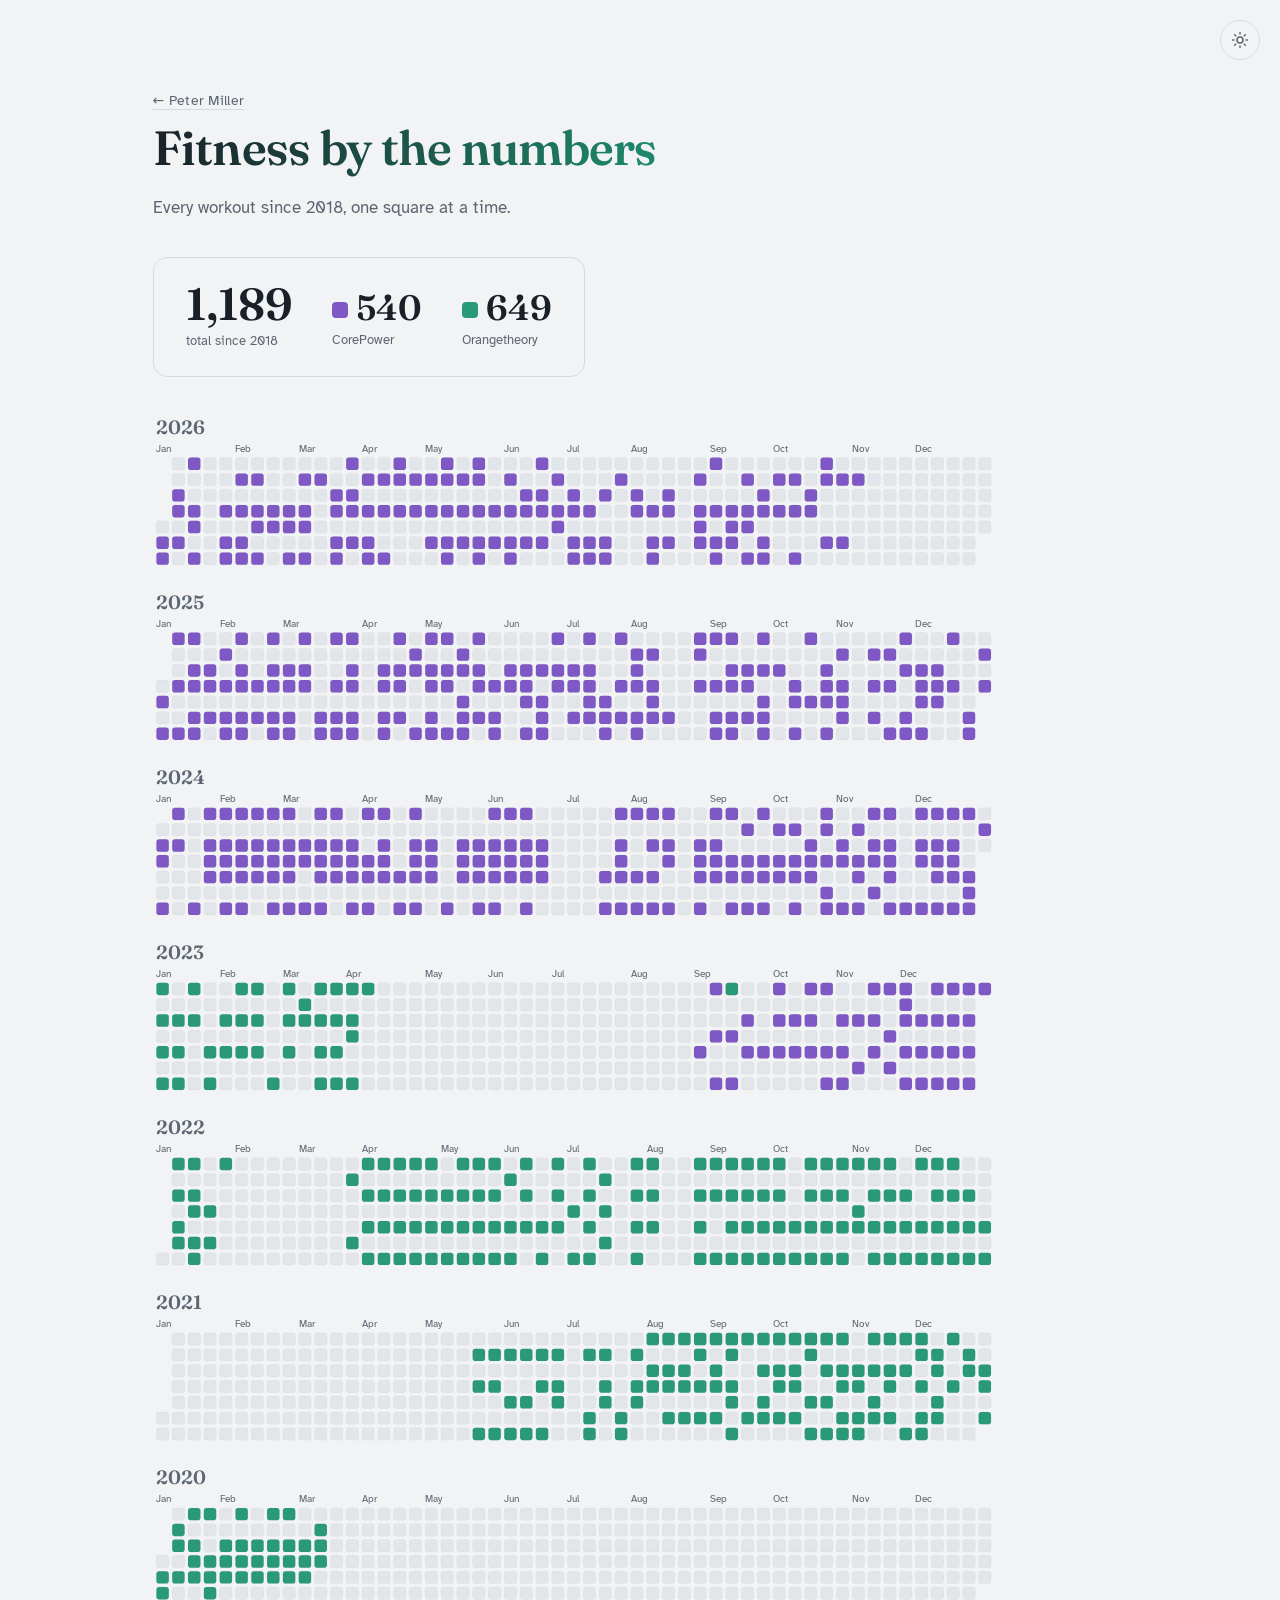
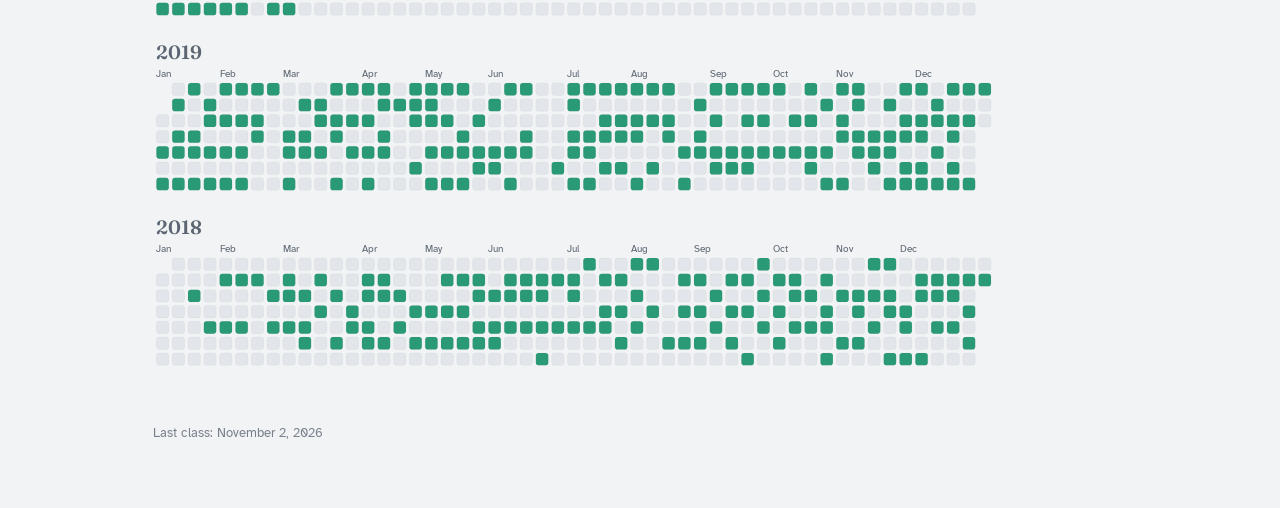
<file: workouts/index.html>
<!doctype html>
<html lang="en">
  <head>
    <meta charset="utf-8" />
    <meta name="viewport" content="width=device-width, initial-scale=1" />
    <title>Fitness — Peter Miller</title>
    <meta
      name="description"
      content="A running tally of my workouts across CorePower and Orangetheory, as a calendar."
    />
    <meta property="og:type" content="website" />
    <meta property="og:site_name" content="Peter Miller" />
    <meta property="og:title" content="Fitness — Peter Miller" />
    <meta
      property="og:description"
      content="A running tally of my workouts across CorePower and Orangetheory, as a calendar."
    />
    <meta property="og:url" content="https://www.peterhmiller.com/workouts/" />
    <meta property="og:image" content="https://www.peterhmiller.com/og.png" />
    <meta property="og:image:width" content="1200" />
    <meta property="og:image:height" content="630" />
    <meta
      property="og:image:alt"
      content="Peter Miller, software engineer in Washington, DC."
    />
    <meta name="twitter:card" content="summary_large_image" />
    <link rel="icon" href="/favicon.svg" type="image/svg+xml" />
    <link rel="icon" href="/favicon.ico" sizes="32x32" />
    <link rel="apple-touch-icon" href="/apple-touch-icon.png" />
    <link rel="preconnect" href="https://fonts.googleapis.com" />
    <link rel="preconnect" href="https://fonts.gstatic.com" crossorigin />
    <link
      href="https://fonts.googleapis.com/css2?family=Fraunces:opsz,wght@9..144,500;9..144,600&family=Atkinson+Hyperlegible:wght@400;700&display=swap"
      rel="stylesheet"
    />
    <style>
      :root {
        --ink: #0f1218;
        --paper: #e9ebee;
        --muted: #8f98a3;
        --hairline: #232a34;
        --jade: #4cc8a3;
        --sky: #5aa8e8;
        --indigo: #7b83ea;
        --violet: #a982e3;
        --sheen-edge: var(--paper);

        /* calendar: one flat accent per era */
        --empty: #1b212b;
        --otf: #45b892;
        --cp: #9a7be0;
      }

      [data-theme='light'] {
        --ink: #f2f3f5;
        --paper: #1a2028;
        --muted: #5c6672;
        --hairline: #d6dae0;
        --jade: #1f9a78;
        --sky: #2f7fc4;
        --indigo: #5560cf;
        --violet: #7e58c4;
        --sheen-edge: #1a2028;

        --empty: #e2e5e9;
        --otf: #2a9a76;
        --cp: #7e58c4;
      }

      /* --- Cross-document view transitions ---
         Same-origin navigations cross-fade instead of hard-cutting. Requires
         http(s) (not file://) and is Chrome/Safari-only today; unsupported
         browsers just navigate instantly, so this is purely additive. */
      @view-transition {
        navigation: auto;
      }

      @media (prefers-reduced-motion: reduce) {
        @view-transition {
          navigation: none;
        }
      }

      * {
        box-sizing: border-box;
        margin: 0;
        padding: 0;
      }

      html {
        height: 100%;
        /* reserve the scrollbar gutter on every page: the landing page does not
           scroll and this one does, so without this the centred content and the
           fixed toggle shift sideways by the scrollbar width on navigation */
        scrollbar-gutter: stable;
      }

      body {
        min-height: 100%;
        display: grid;
        justify-items: center;
        align-content: start;
        background: var(--ink);
        color: var(--paper);
        font-family: 'Atkinson Hyperlegible', system-ui, sans-serif;
        font-size: 1.0625rem;
        line-height: 1.6;
        padding: clamp(3rem, 10vh, 6rem) 1.5rem 4rem;
        transition:
          background 240ms ease,
          color 240ms ease;
      }

      main {
        width: 100%;
        max-width: 60rem;
      }

      .eyebrow {
        color: var(--muted);
        font-size: 0.875rem;
        letter-spacing: 0.02em;
      }

      .eyebrow a {
        color: var(--muted);
        text-decoration: none;
        border-bottom: 1px solid var(--hairline);
      }

      .eyebrow a:hover,
      .eyebrow a:focus-visible {
        color: var(--paper);
      }

      h1 {
        font-family: 'Fraunces', serif;
        font-weight: 600;
        font-size: clamp(2.2rem, 7vw, 3rem);
        letter-spacing: -0.015em;
        line-height: 1.2;
        padding-bottom: 0.12em; /* room for descenders under background-clip: text */
        margin-top: 0.4rem;
        background: linear-gradient(
          100deg,
          var(--sheen-edge) 0%,
          var(--jade) 28%,
          var(--sky) 44%,
          var(--indigo) 60%,
          var(--violet) 76%,
          var(--sheen-edge) 100%
        );
        background-size: 220% 100%;
        background-position: 0% 0;
        -webkit-background-clip: text;
        background-clip: text;
        color: transparent;
        animation: sheen 14s ease-in-out infinite alternate;
      }

      @keyframes sheen {
        from { background-position: 0% 0; }
        to { background-position: 100% 0; }
      }

      @media (prefers-reduced-motion: reduce) {
        h1 { animation: none; background-position: 50% 0; }
      }

      .lede {
        margin-top: 0.75rem;
        color: var(--muted);
        max-width: 42rem;
      }

      /* --- summary card --- */
      .summary-card {
        margin-top: 2.25rem;
        border: 1px solid var(--hairline);
        border-radius: 14px;
        padding: 1.5rem 2rem;
        width: fit-content;
        max-width: 100%;
      }
      .summary-primary {
        display: flex;
        flex-wrap: wrap;
        gap: 2.5rem;
        align-items: baseline;
      }
      .stat .num {
        font-family: 'Fraunces', serif;
        font-weight: 600;
        font-size: 2.2rem;
        line-height: 1;
      }
      .stat .lbl {
        color: var(--muted);
        font-size: 0.8rem;
        margin-top: 0.25rem;
      }
      .summary-primary .stat:first-child .num {
        font-size: 2.8rem;
      }
      .num .dot {
        display: inline-block;
        width: 16px;
        height: 16px;
        border-radius: 4px;
        margin-right: 0.5rem;
        vertical-align: 0.06em;
      }

      /* --- the calendar hero --- */
      .hero {
        margin-top: 2rem;
      }
      .heatmap-wrap {
        max-width: 54rem;
      }

      footer {
        margin-top: 3rem;
        color: var(--muted);
        font-size: 0.8rem;
        opacity: 0.8;
      }
      svg.heatmap {
        display: block;
        width: 100%;
        height: auto;
      }
      .heatmap .mlabel {
        font-family: 'Atkinson Hyperlegible', sans-serif;
        font-size: 9px;
        fill: var(--muted);
      }
      .heatmap .ylabel {
        font-family: 'Fraunces', serif;
        font-weight: 600;
        font-size: 17px;
        fill: var(--muted);
      }
      .heatmap .cell {
        width: 11px;
        height: 11px;
        rx: 2.5px;
        stroke: rgba(0, 0, 0, 0.18);
        stroke-width: 0.5;
      }
      .heatmap .otf { fill: var(--otf); }
      .heatmap .cp { fill: var(--cp); }
      .heatmap .empty { fill: var(--empty); }
      [data-theme='light'] .heatmap .cell {
        stroke: rgba(0, 0, 0, 0.06);
      }

      /* --- two calendar layouts: wide (one strip per year) and narrow
             (each year wrapped into rows of a few months) --- */
      svg.heatmap-narrow { display: none; }

      @media (max-width: 600px) {
        .summary-card {
          width: 100%;
        }
        .summary-primary {
          justify-content: center;
          text-align: center;
          gap: 1.25rem 2.5rem;
        }
        .summary-primary .stat:first-child {
          flex-basis: 100%;
        }
        svg.heatmap-wide { display: none; }
        svg.heatmap-narrow { display: block; }
      }

      /* --- theme toggle (same as index) --- */
      #theme-toggle {
        position: fixed;
        top: 1.25rem;
        right: 1.25rem;
        width: 2.5rem;
        height: 2.5rem;
        view-transition-name: theme-toggle; /* stays put across navigations */
        display: grid;
        place-items: center;
        background: transparent;
        border: 1px solid var(--hairline);
        border-radius: 50%;
        color: var(--muted);
        cursor: pointer;
        transition:
          color 160ms ease,
          border-color 160ms ease;
      }
      #theme-toggle:hover,
      #theme-toggle:focus-visible {
        color: var(--paper);
        border-color: var(--muted);
      }
      #theme-toggle:focus-visible {
        outline: 2px solid var(--indigo);
        outline-offset: 3px;
      }
      #theme-toggle svg { width: 1.125rem; height: 1.125rem; }
      #theme-toggle .sun { display: none; }
      #theme-toggle .moon { display: block; }
      [data-theme='light'] #theme-toggle .sun { display: block; }
      [data-theme='light'] #theme-toggle .moon { display: none; }
    </style>
    <script>
      /* Runs before first paint so the stored theme is already applied when
         the page renders -- otherwise light-mode visitors see a flash of the
         default dark palette on every navigation. */
      ;(function () {
        var theme = null
        try {
          theme = localStorage.getItem('theme')
        } catch (e) {
          /* no persistence available */
        }
        if (!theme) {
          theme = window.matchMedia('(prefers-color-scheme: light)').matches
            ? 'light'
            : 'dark'
        }
        if (theme === 'light') {
          document.documentElement.setAttribute('data-theme', 'light')
        }
      })()
    </script>
  </head>
  <body>
    <button id="theme-toggle" type="button" aria-label="Switch to light mode">
      <svg class="sun" viewBox="0 0 24 24" fill="none" stroke="currentColor" stroke-width="2" stroke-linecap="round" aria-hidden="true">
        <circle cx="12" cy="12" r="4" />
        <path d="M12 2v2M12 20v2M4.9 4.9l1.4 1.4M17.7 17.7l1.4 1.4M2 12h2M20 12h2M4.9 19.1l1.4-1.4M17.7 6.3l1.4-1.4" />
      </svg>
      <svg class="moon" viewBox="0 0 24 24" fill="none" stroke="currentColor" stroke-width="2" stroke-linecap="round" stroke-linejoin="round" aria-hidden="true">
        <path d="M21 12.8A9 9 0 1 1 11.2 3a7 7 0 0 0 9.8 9.8z" />
      </svg>
    </button>

    <main>
      <p class="eyebrow"><a href="/">&larr; Peter Miller</a></p>
      <h1>Fitness by the numbers</h1>
      <p class="lede">
        Every workout since 2018, one square at a time.
      </p>

      <div class="summary-card">
        <div class="summary-primary">
          <div class="stat"><div class="num">1,189</div><div class="lbl">total since 2018</div></div>
          <div class="stat"><div class="num"><span class="dot" style="background:var(--cp)"></span>540</div><div class="lbl">CorePower</div></div>
          <div class="stat"><div class="num"><span class="dot" style="background:var(--otf)"></span>649</div><div class="lbl">Orangetheory</div></div>
        </div>
      </div>

      <section class="hero" aria-label="Workout calendar">
        <div class="heatmap-wrap">
      <svg class="heatmap heatmap-wide" viewBox="0 0 765 1387" role="img" preserveAspectRatio="xMinYMin meet" aria-label="A calendar of workout days, one block per year from 2026 (top) down to 2018 (bottom). Each square is a day: Orangetheory days 2018 through 2023 in one color, CorePower days 2023 to 2026 in another.">
      <text class="ylabel" x="3" y="22">2026</text>
      <text class="mlabel" x="3" y="38">Jan</text>
      <text class="mlabel" x="73" y="38">Feb</text>
      <text class="mlabel" x="129" y="38">Mar</text>
      <text class="mlabel" x="185" y="38">Apr</text>
      <text class="mlabel" x="241" y="38">May</text>
      <text class="mlabel" x="311" y="38">Jun</text>
      <text class="mlabel" x="367" y="38">Jul</text>
      <text class="mlabel" x="423" y="38">Aug</text>
      <text class="mlabel" x="493" y="38">Sep</text>
      <text class="mlabel" x="549" y="38">Oct</text>
      <text class="mlabel" x="619" y="38">Nov</text>
      <text class="mlabel" x="675" y="38">Dec</text>
      <rect class="cell empty" x="3" y="99"/>
      <rect class="cell cp" x="3" y="113"/>
      <rect class="cell cp" x="3" y="127"/>
      <rect class="cell empty" x="17" y="43"/>
      <rect class="cell empty" x="17" y="57"/>
      <rect class="cell cp" x="17" y="71"/>
      <rect class="cell cp" x="17" y="85"/>
      <rect class="cell empty" x="17" y="99"/>
      <rect class="cell cp" x="17" y="113"/>
      <rect class="cell empty" x="17" y="127"/>
      <rect class="cell cp" x="31" y="43"/>
      <rect class="cell empty" x="31" y="57"/>
      <rect class="cell empty" x="31" y="71"/>
      <rect class="cell cp" x="31" y="85"/>
      <rect class="cell cp" x="31" y="99"/>
      <rect class="cell empty" x="31" y="113"/>
      <rect class="cell cp" x="31" y="127"/>
      <rect class="cell empty" x="45" y="43"/>
      <rect class="cell empty" x="45" y="57"/>
      <rect class="cell empty" x="45" y="71"/>
      <rect class="cell empty" x="45" y="85"/>
      <rect class="cell empty" x="45" y="99"/>
      <rect class="cell empty" x="45" y="113"/>
      <rect class="cell empty" x="45" y="127"/>
      <rect class="cell empty" x="59" y="43"/>
      <rect class="cell empty" x="59" y="57"/>
      <rect class="cell empty" x="59" y="71"/>
      <rect class="cell cp" x="59" y="85"/>
      <rect class="cell empty" x="59" y="99"/>
      <rect class="cell cp" x="59" y="113"/>
      <rect class="cell cp" x="59" y="127"/>
      <rect class="cell empty" x="73" y="43"/>
      <rect class="cell cp" x="73" y="57"/>
      <rect class="cell empty" x="73" y="71"/>
      <rect class="cell cp" x="73" y="85"/>
      <rect class="cell empty" x="73" y="99"/>
      <rect class="cell cp" x="73" y="113"/>
      <rect class="cell cp" x="73" y="127"/>
      <rect class="cell empty" x="87" y="43"/>
      <rect class="cell cp" x="87" y="57"/>
      <rect class="cell empty" x="87" y="71"/>
      <rect class="cell cp" x="87" y="85"/>
      <rect class="cell cp" x="87" y="99"/>
      <rect class="cell empty" x="87" y="113"/>
      <rect class="cell cp" x="87" y="127"/>
      <rect class="cell empty" x="101" y="43"/>
      <rect class="cell empty" x="101" y="57"/>
      <rect class="cell empty" x="101" y="71"/>
      <rect class="cell cp" x="101" y="85"/>
      <rect class="cell cp" x="101" y="99"/>
      <rect class="cell empty" x="101" y="113"/>
      <rect class="cell empty" x="101" y="127"/>
      <rect class="cell empty" x="115" y="43"/>
      <rect class="cell empty" x="115" y="57"/>
      <rect class="cell empty" x="115" y="71"/>
      <rect class="cell cp" x="115" y="85"/>
      <rect class="cell cp" x="115" y="99"/>
      <rect class="cell empty" x="115" y="113"/>
      <rect class="cell cp" x="115" y="127"/>
      <rect class="cell empty" x="129" y="43"/>
      <rect class="cell cp" x="129" y="57"/>
      <rect class="cell empty" x="129" y="71"/>
      <rect class="cell cp" x="129" y="85"/>
      <rect class="cell cp" x="129" y="99"/>
      <rect class="cell empty" x="129" y="113"/>
      <rect class="cell cp" x="129" y="127"/>
      <rect class="cell empty" x="143" y="43"/>
      <rect class="cell cp" x="143" y="57"/>
      <rect class="cell empty" x="143" y="71"/>
      <rect class="cell empty" x="143" y="85"/>
      <rect class="cell empty" x="143" y="99"/>
      <rect class="cell empty" x="143" y="113"/>
      <rect class="cell empty" x="143" y="127"/>
      <rect class="cell empty" x="157" y="43"/>
      <rect class="cell empty" x="157" y="57"/>
      <rect class="cell cp" x="157" y="71"/>
      <rect class="cell cp" x="157" y="85"/>
      <rect class="cell empty" x="157" y="99"/>
      <rect class="cell cp" x="157" y="113"/>
      <rect class="cell cp" x="157" y="127"/>
      <rect class="cell cp" x="171" y="43"/>
      <rect class="cell empty" x="171" y="57"/>
      <rect class="cell cp" x="171" y="71"/>
      <rect class="cell cp" x="171" y="85"/>
      <rect class="cell empty" x="171" y="99"/>
      <rect class="cell cp" x="171" y="113"/>
      <rect class="cell empty" x="171" y="127"/>
      <rect class="cell empty" x="185" y="43"/>
      <rect class="cell cp" x="185" y="57"/>
      <rect class="cell empty" x="185" y="71"/>
      <rect class="cell cp" x="185" y="85"/>
      <rect class="cell empty" x="185" y="99"/>
      <rect class="cell cp" x="185" y="113"/>
      <rect class="cell cp" x="185" y="127"/>
      <rect class="cell empty" x="199" y="43"/>
      <rect class="cell cp" x="199" y="57"/>
      <rect class="cell empty" x="199" y="71"/>
      <rect class="cell cp" x="199" y="85"/>
      <rect class="cell empty" x="199" y="99"/>
      <rect class="cell empty" x="199" y="113"/>
      <rect class="cell cp" x="199" y="127"/>
      <rect class="cell cp" x="213" y="43"/>
      <rect class="cell cp" x="213" y="57"/>
      <rect class="cell empty" x="213" y="71"/>
      <rect class="cell cp" x="213" y="85"/>
      <rect class="cell empty" x="213" y="99"/>
      <rect class="cell empty" x="213" y="113"/>
      <rect class="cell empty" x="213" y="127"/>
      <rect class="cell empty" x="227" y="43"/>
      <rect class="cell cp" x="227" y="57"/>
      <rect class="cell empty" x="227" y="71"/>
      <rect class="cell cp" x="227" y="85"/>
      <rect class="cell empty" x="227" y="99"/>
      <rect class="cell empty" x="227" y="113"/>
      <rect class="cell empty" x="227" y="127"/>
      <rect class="cell empty" x="241" y="43"/>
      <rect class="cell cp" x="241" y="57"/>
      <rect class="cell empty" x="241" y="71"/>
      <rect class="cell cp" x="241" y="85"/>
      <rect class="cell empty" x="241" y="99"/>
      <rect class="cell cp" x="241" y="113"/>
      <rect class="cell empty" x="241" y="127"/>
      <rect class="cell cp" x="255" y="43"/>
      <rect class="cell cp" x="255" y="57"/>
      <rect class="cell empty" x="255" y="71"/>
      <rect class="cell cp" x="255" y="85"/>
      <rect class="cell empty" x="255" y="99"/>
      <rect class="cell cp" x="255" y="113"/>
      <rect class="cell cp" x="255" y="127"/>
      <rect class="cell empty" x="269" y="43"/>
      <rect class="cell cp" x="269" y="57"/>
      <rect class="cell empty" x="269" y="71"/>
      <rect class="cell cp" x="269" y="85"/>
      <rect class="cell empty" x="269" y="99"/>
      <rect class="cell cp" x="269" y="113"/>
      <rect class="cell empty" x="269" y="127"/>
      <rect class="cell cp" x="283" y="43"/>
      <rect class="cell cp" x="283" y="57"/>
      <rect class="cell empty" x="283" y="71"/>
      <rect class="cell cp" x="283" y="85"/>
      <rect class="cell empty" x="283" y="99"/>
      <rect class="cell cp" x="283" y="113"/>
      <rect class="cell cp" x="283" y="127"/>
      <rect class="cell empty" x="297" y="43"/>
      <rect class="cell empty" x="297" y="57"/>
      <rect class="cell empty" x="297" y="71"/>
      <rect class="cell cp" x="297" y="85"/>
      <rect class="cell empty" x="297" y="99"/>
      <rect class="cell cp" x="297" y="113"/>
      <rect class="cell empty" x="297" y="127"/>
      <rect class="cell empty" x="311" y="43"/>
      <rect class="cell cp" x="311" y="57"/>
      <rect class="cell empty" x="311" y="71"/>
      <rect class="cell cp" x="311" y="85"/>
      <rect class="cell empty" x="311" y="99"/>
      <rect class="cell cp" x="311" y="113"/>
      <rect class="cell cp" x="311" y="127"/>
      <rect class="cell empty" x="325" y="43"/>
      <rect class="cell empty" x="325" y="57"/>
      <rect class="cell cp" x="325" y="71"/>
      <rect class="cell cp" x="325" y="85"/>
      <rect class="cell empty" x="325" y="99"/>
      <rect class="cell cp" x="325" y="113"/>
      <rect class="cell empty" x="325" y="127"/>
      <rect class="cell cp" x="339" y="43"/>
      <rect class="cell empty" x="339" y="57"/>
      <rect class="cell cp" x="339" y="71"/>
      <rect class="cell cp" x="339" y="85"/>
      <rect class="cell empty" x="339" y="99"/>
      <rect class="cell cp" x="339" y="113"/>
      <rect class="cell empty" x="339" y="127"/>
      <rect class="cell empty" x="353" y="43"/>
      <rect class="cell cp" x="353" y="57"/>
      <rect class="cell empty" x="353" y="71"/>
      <rect class="cell cp" x="353" y="85"/>
      <rect class="cell cp" x="353" y="99"/>
      <rect class="cell empty" x="353" y="113"/>
      <rect class="cell empty" x="353" y="127"/>
      <rect class="cell empty" x="367" y="43"/>
      <rect class="cell empty" x="367" y="57"/>
      <rect class="cell cp" x="367" y="71"/>
      <rect class="cell cp" x="367" y="85"/>
      <rect class="cell empty" x="367" y="99"/>
      <rect class="cell cp" x="367" y="113"/>
      <rect class="cell cp" x="367" y="127"/>
      <rect class="cell empty" x="381" y="43"/>
      <rect class="cell empty" x="381" y="57"/>
      <rect class="cell empty" x="381" y="71"/>
      <rect class="cell cp" x="381" y="85"/>
      <rect class="cell empty" x="381" y="99"/>
      <rect class="cell cp" x="381" y="113"/>
      <rect class="cell cp" x="381" y="127"/>
      <rect class="cell empty" x="395" y="43"/>
      <rect class="cell empty" x="395" y="57"/>
      <rect class="cell cp" x="395" y="71"/>
      <rect class="cell empty" x="395" y="85"/>
      <rect class="cell empty" x="395" y="99"/>
      <rect class="cell cp" x="395" y="113"/>
      <rect class="cell cp" x="395" y="127"/>
      <rect class="cell empty" x="409" y="43"/>
      <rect class="cell cp" x="409" y="57"/>
      <rect class="cell empty" x="409" y="71"/>
      <rect class="cell empty" x="409" y="85"/>
      <rect class="cell empty" x="409" y="99"/>
      <rect class="cell empty" x="409" y="113"/>
      <rect class="cell empty" x="409" y="127"/>
      <rect class="cell empty" x="423" y="43"/>
      <rect class="cell empty" x="423" y="57"/>
      <rect class="cell cp" x="423" y="71"/>
      <rect class="cell cp" x="423" y="85"/>
      <rect class="cell empty" x="423" y="99"/>
      <rect class="cell empty" x="423" y="113"/>
      <rect class="cell empty" x="423" y="127"/>
      <rect class="cell empty" x="437" y="43"/>
      <rect class="cell empty" x="437" y="57"/>
      <rect class="cell empty" x="437" y="71"/>
      <rect class="cell cp" x="437" y="85"/>
      <rect class="cell empty" x="437" y="99"/>
      <rect class="cell cp" x="437" y="113"/>
      <rect class="cell cp" x="437" y="127"/>
      <rect class="cell empty" x="451" y="43"/>
      <rect class="cell empty" x="451" y="57"/>
      <rect class="cell cp" x="451" y="71"/>
      <rect class="cell cp" x="451" y="85"/>
      <rect class="cell empty" x="451" y="99"/>
      <rect class="cell cp" x="451" y="113"/>
      <rect class="cell empty" x="451" y="127"/>
      <rect class="cell empty" x="465" y="43"/>
      <rect class="cell empty" x="465" y="57"/>
      <rect class="cell empty" x="465" y="71"/>
      <rect class="cell empty" x="465" y="85"/>
      <rect class="cell empty" x="465" y="99"/>
      <rect class="cell empty" x="465" y="113"/>
      <rect class="cell empty" x="465" y="127"/>
      <rect class="cell empty" x="479" y="43"/>
      <rect class="cell cp" x="479" y="57"/>
      <rect class="cell empty" x="479" y="71"/>
      <rect class="cell cp" x="479" y="85"/>
      <rect class="cell cp" x="479" y="99"/>
      <rect class="cell cp" x="479" y="113"/>
      <rect class="cell empty" x="479" y="127"/>
      <rect class="cell cp" x="493" y="43"/>
      <rect class="cell empty" x="493" y="57"/>
      <rect class="cell empty" x="493" y="71"/>
      <rect class="cell cp" x="493" y="85"/>
      <rect class="cell empty" x="493" y="99"/>
      <rect class="cell cp" x="493" y="113"/>
      <rect class="cell cp" x="493" y="127"/>
      <rect class="cell empty" x="507" y="43"/>
      <rect class="cell empty" x="507" y="57"/>
      <rect class="cell empty" x="507" y="71"/>
      <rect class="cell cp" x="507" y="85"/>
      <rect class="cell cp" x="507" y="99"/>
      <rect class="cell cp" x="507" y="113"/>
      <rect class="cell empty" x="507" y="127"/>
      <rect class="cell empty" x="521" y="43"/>
      <rect class="cell cp" x="521" y="57"/>
      <rect class="cell empty" x="521" y="71"/>
      <rect class="cell cp" x="521" y="85"/>
      <rect class="cell cp" x="521" y="99"/>
      <rect class="cell empty" x="521" y="113"/>
      <rect class="cell cp" x="521" y="127"/>
      <rect class="cell empty" x="535" y="43"/>
      <rect class="cell empty" x="535" y="57"/>
      <rect class="cell cp" x="535" y="71"/>
      <rect class="cell cp" x="535" y="85"/>
      <rect class="cell empty" x="535" y="99"/>
      <rect class="cell cp" x="535" y="113"/>
      <rect class="cell cp" x="535" y="127"/>
      <rect class="cell empty" x="549" y="43"/>
      <rect class="cell cp" x="549" y="57"/>
      <rect class="cell empty" x="549" y="71"/>
      <rect class="cell cp" x="549" y="85"/>
      <rect class="cell empty" x="549" y="99"/>
      <rect class="cell empty" x="549" y="113"/>
      <rect class="cell empty" x="549" y="127"/>
      <rect class="cell empty" x="563" y="43"/>
      <rect class="cell cp" x="563" y="57"/>
      <rect class="cell empty" x="563" y="71"/>
      <rect class="cell cp" x="563" y="85"/>
      <rect class="cell empty" x="563" y="99"/>
      <rect class="cell empty" x="563" y="113"/>
      <rect class="cell cp" x="563" y="127"/>
      <rect class="cell empty" x="577" y="43"/>
      <rect class="cell empty" x="577" y="57"/>
      <rect class="cell cp" x="577" y="71"/>
      <rect class="cell cp" x="577" y="85"/>
      <rect class="cell empty" x="577" y="99"/>
      <rect class="cell empty" x="577" y="113"/>
      <rect class="cell empty" x="577" y="127"/>
      <rect class="cell cp" x="591" y="43"/>
      <rect class="cell cp" x="591" y="57"/>
      <rect class="cell empty" x="591" y="71"/>
      <rect class="cell empty" x="591" y="85"/>
      <rect class="cell empty" x="591" y="99"/>
      <rect class="cell cp" x="591" y="113"/>
      <rect class="cell empty" x="591" y="127"/>
      <rect class="cell empty" x="605" y="43"/>
      <rect class="cell cp" x="605" y="57"/>
      <rect class="cell empty" x="605" y="71"/>
      <rect class="cell empty" x="605" y="85"/>
      <rect class="cell empty" x="605" y="99"/>
      <rect class="cell cp" x="605" y="113"/>
      <rect class="cell empty" x="605" y="127"/>
      <rect class="cell empty" x="619" y="43"/>
      <rect class="cell cp" x="619" y="57"/>
      <rect class="cell empty" x="619" y="71"/>
      <rect class="cell empty" x="619" y="85"/>
      <rect class="cell empty" x="619" y="99"/>
      <rect class="cell empty" x="619" y="113"/>
      <rect class="cell empty" x="619" y="127"/>
      <rect class="cell empty" x="633" y="43"/>
      <rect class="cell empty" x="633" y="57"/>
      <rect class="cell empty" x="633" y="71"/>
      <rect class="cell empty" x="633" y="85"/>
      <rect class="cell empty" x="633" y="99"/>
      <rect class="cell empty" x="633" y="113"/>
      <rect class="cell empty" x="633" y="127"/>
      <rect class="cell empty" x="647" y="43"/>
      <rect class="cell empty" x="647" y="57"/>
      <rect class="cell empty" x="647" y="71"/>
      <rect class="cell empty" x="647" y="85"/>
      <rect class="cell empty" x="647" y="99"/>
      <rect class="cell empty" x="647" y="113"/>
      <rect class="cell empty" x="647" y="127"/>
      <rect class="cell empty" x="661" y="43"/>
      <rect class="cell empty" x="661" y="57"/>
      <rect class="cell empty" x="661" y="71"/>
      <rect class="cell empty" x="661" y="85"/>
      <rect class="cell empty" x="661" y="99"/>
      <rect class="cell empty" x="661" y="113"/>
      <rect class="cell empty" x="661" y="127"/>
      <rect class="cell empty" x="675" y="43"/>
      <rect class="cell empty" x="675" y="57"/>
      <rect class="cell empty" x="675" y="71"/>
      <rect class="cell empty" x="675" y="85"/>
      <rect class="cell empty" x="675" y="99"/>
      <rect class="cell empty" x="675" y="113"/>
      <rect class="cell empty" x="675" y="127"/>
      <rect class="cell empty" x="689" y="43"/>
      <rect class="cell empty" x="689" y="57"/>
      <rect class="cell empty" x="689" y="71"/>
      <rect class="cell empty" x="689" y="85"/>
      <rect class="cell empty" x="689" y="99"/>
      <rect class="cell empty" x="689" y="113"/>
      <rect class="cell empty" x="689" y="127"/>
      <rect class="cell empty" x="703" y="43"/>
      <rect class="cell empty" x="703" y="57"/>
      <rect class="cell empty" x="703" y="71"/>
      <rect class="cell empty" x="703" y="85"/>
      <rect class="cell empty" x="703" y="99"/>
      <rect class="cell empty" x="703" y="113"/>
      <rect class="cell empty" x="703" y="127"/>
      <rect class="cell empty" x="717" y="43"/>
      <rect class="cell empty" x="717" y="57"/>
      <rect class="cell empty" x="717" y="71"/>
      <rect class="cell empty" x="717" y="85"/>
      <rect class="cell empty" x="717" y="99"/>
      <rect class="cell empty" x="717" y="113"/>
      <rect class="cell empty" x="717" y="127"/>
      <rect class="cell empty" x="731" y="43"/>
      <rect class="cell empty" x="731" y="57"/>
      <rect class="cell empty" x="731" y="71"/>
      <rect class="cell empty" x="731" y="85"/>
      <rect class="cell empty" x="731" y="99"/>
      <text class="ylabel" x="3" y="177">2025</text>
      <text class="mlabel" x="3" y="193">Jan</text>
      <text class="mlabel" x="59" y="193">Feb</text>
      <text class="mlabel" x="115" y="193">Mar</text>
      <text class="mlabel" x="185" y="193">Apr</text>
      <text class="mlabel" x="241" y="193">May</text>
      <text class="mlabel" x="311" y="193">Jun</text>
      <text class="mlabel" x="367" y="193">Jul</text>
      <text class="mlabel" x="423" y="193">Aug</text>
      <text class="mlabel" x="493" y="193">Sep</text>
      <text class="mlabel" x="549" y="193">Oct</text>
      <text class="mlabel" x="605" y="193">Nov</text>
      <text class="mlabel" x="675" y="193">Dec</text>
      <rect class="cell empty" x="3" y="240"/>
      <rect class="cell cp" x="3" y="254"/>
      <rect class="cell empty" x="3" y="268"/>
      <rect class="cell cp" x="3" y="282"/>
      <rect class="cell cp" x="17" y="198"/>
      <rect class="cell empty" x="17" y="212"/>
      <rect class="cell empty" x="17" y="226"/>
      <rect class="cell cp" x="17" y="240"/>
      <rect class="cell empty" x="17" y="254"/>
      <rect class="cell empty" x="17" y="268"/>
      <rect class="cell cp" x="17" y="282"/>
      <rect class="cell cp" x="31" y="198"/>
      <rect class="cell empty" x="31" y="212"/>
      <rect class="cell cp" x="31" y="226"/>
      <rect class="cell cp" x="31" y="240"/>
      <rect class="cell empty" x="31" y="254"/>
      <rect class="cell cp" x="31" y="268"/>
      <rect class="cell cp" x="31" y="282"/>
      <rect class="cell empty" x="45" y="198"/>
      <rect class="cell empty" x="45" y="212"/>
      <rect class="cell cp" x="45" y="226"/>
      <rect class="cell cp" x="45" y="240"/>
      <rect class="cell empty" x="45" y="254"/>
      <rect class="cell cp" x="45" y="268"/>
      <rect class="cell empty" x="45" y="282"/>
      <rect class="cell empty" x="59" y="198"/>
      <rect class="cell cp" x="59" y="212"/>
      <rect class="cell empty" x="59" y="226"/>
      <rect class="cell cp" x="59" y="240"/>
      <rect class="cell empty" x="59" y="254"/>
      <rect class="cell cp" x="59" y="268"/>
      <rect class="cell cp" x="59" y="282"/>
      <rect class="cell cp" x="73" y="198"/>
      <rect class="cell empty" x="73" y="212"/>
      <rect class="cell cp" x="73" y="226"/>
      <rect class="cell cp" x="73" y="240"/>
      <rect class="cell empty" x="73" y="254"/>
      <rect class="cell cp" x="73" y="268"/>
      <rect class="cell cp" x="73" y="282"/>
      <rect class="cell empty" x="87" y="198"/>
      <rect class="cell empty" x="87" y="212"/>
      <rect class="cell empty" x="87" y="226"/>
      <rect class="cell cp" x="87" y="240"/>
      <rect class="cell empty" x="87" y="254"/>
      <rect class="cell cp" x="87" y="268"/>
      <rect class="cell empty" x="87" y="282"/>
      <rect class="cell cp" x="101" y="198"/>
      <rect class="cell empty" x="101" y="212"/>
      <rect class="cell cp" x="101" y="226"/>
      <rect class="cell cp" x="101" y="240"/>
      <rect class="cell empty" x="101" y="254"/>
      <rect class="cell cp" x="101" y="268"/>
      <rect class="cell cp" x="101" y="282"/>
      <rect class="cell empty" x="115" y="198"/>
      <rect class="cell empty" x="115" y="212"/>
      <rect class="cell cp" x="115" y="226"/>
      <rect class="cell cp" x="115" y="240"/>
      <rect class="cell empty" x="115" y="254"/>
      <rect class="cell cp" x="115" y="268"/>
      <rect class="cell cp" x="115" y="282"/>
      <rect class="cell cp" x="129" y="198"/>
      <rect class="cell empty" x="129" y="212"/>
      <rect class="cell cp" x="129" y="226"/>
      <rect class="cell cp" x="129" y="240"/>
      <rect class="cell empty" x="129" y="254"/>
      <rect class="cell empty" x="129" y="268"/>
      <rect class="cell empty" x="129" y="282"/>
      <rect class="cell empty" x="143" y="198"/>
      <rect class="cell empty" x="143" y="212"/>
      <rect class="cell empty" x="143" y="226"/>
      <rect class="cell empty" x="143" y="240"/>
      <rect class="cell empty" x="143" y="254"/>
      <rect class="cell cp" x="143" y="268"/>
      <rect class="cell cp" x="143" y="282"/>
      <rect class="cell cp" x="157" y="198"/>
      <rect class="cell empty" x="157" y="212"/>
      <rect class="cell empty" x="157" y="226"/>
      <rect class="cell cp" x="157" y="240"/>
      <rect class="cell empty" x="157" y="254"/>
      <rect class="cell cp" x="157" y="268"/>
      <rect class="cell cp" x="157" y="282"/>
      <rect class="cell cp" x="171" y="198"/>
      <rect class="cell empty" x="171" y="212"/>
      <rect class="cell cp" x="171" y="226"/>
      <rect class="cell cp" x="171" y="240"/>
      <rect class="cell empty" x="171" y="254"/>
      <rect class="cell cp" x="171" y="268"/>
      <rect class="cell cp" x="171" y="282"/>
      <rect class="cell empty" x="185" y="198"/>
      <rect class="cell empty" x="185" y="212"/>
      <rect class="cell empty" x="185" y="226"/>
      <rect class="cell empty" x="185" y="240"/>
      <rect class="cell empty" x="185" y="254"/>
      <rect class="cell empty" x="185" y="268"/>
      <rect class="cell empty" x="185" y="282"/>
      <rect class="cell empty" x="199" y="198"/>
      <rect class="cell empty" x="199" y="212"/>
      <rect class="cell cp" x="199" y="226"/>
      <rect class="cell cp" x="199" y="240"/>
      <rect class="cell empty" x="199" y="254"/>
      <rect class="cell cp" x="199" y="268"/>
      <rect class="cell cp" x="199" y="282"/>
      <rect class="cell cp" x="213" y="198"/>
      <rect class="cell empty" x="213" y="212"/>
      <rect class="cell cp" x="213" y="226"/>
      <rect class="cell cp" x="213" y="240"/>
      <rect class="cell empty" x="213" y="254"/>
      <rect class="cell cp" x="213" y="268"/>
      <rect class="cell empty" x="213" y="282"/>
      <rect class="cell empty" x="227" y="198"/>
      <rect class="cell cp" x="227" y="212"/>
      <rect class="cell cp" x="227" y="226"/>
      <rect class="cell empty" x="227" y="240"/>
      <rect class="cell empty" x="227" y="254"/>
      <rect class="cell empty" x="227" y="268"/>
      <rect class="cell cp" x="227" y="282"/>
      <rect class="cell cp" x="241" y="198"/>
      <rect class="cell empty" x="241" y="212"/>
      <rect class="cell cp" x="241" y="226"/>
      <rect class="cell cp" x="241" y="240"/>
      <rect class="cell empty" x="241" y="254"/>
      <rect class="cell cp" x="241" y="268"/>
      <rect class="cell cp" x="241" y="282"/>
      <rect class="cell cp" x="255" y="198"/>
      <rect class="cell empty" x="255" y="212"/>
      <rect class="cell cp" x="255" y="226"/>
      <rect class="cell cp" x="255" y="240"/>
      <rect class="cell empty" x="255" y="254"/>
      <rect class="cell empty" x="255" y="268"/>
      <rect class="cell cp" x="255" y="282"/>
      <rect class="cell empty" x="269" y="198"/>
      <rect class="cell cp" x="269" y="212"/>
      <rect class="cell cp" x="269" y="226"/>
      <rect class="cell empty" x="269" y="240"/>
      <rect class="cell cp" x="269" y="254"/>
      <rect class="cell cp" x="269" y="268"/>
      <rect class="cell cp" x="269" y="282"/>
      <rect class="cell cp" x="283" y="198"/>
      <rect class="cell empty" x="283" y="212"/>
      <rect class="cell cp" x="283" y="226"/>
      <rect class="cell cp" x="283" y="240"/>
      <rect class="cell empty" x="283" y="254"/>
      <rect class="cell cp" x="283" y="268"/>
      <rect class="cell empty" x="283" y="282"/>
      <rect class="cell empty" x="297" y="198"/>
      <rect class="cell empty" x="297" y="212"/>
      <rect class="cell empty" x="297" y="226"/>
      <rect class="cell cp" x="297" y="240"/>
      <rect class="cell empty" x="297" y="254"/>
      <rect class="cell cp" x="297" y="268"/>
      <rect class="cell cp" x="297" y="282"/>
      <rect class="cell empty" x="311" y="198"/>
      <rect class="cell empty" x="311" y="212"/>
      <rect class="cell cp" x="311" y="226"/>
      <rect class="cell cp" x="311" y="240"/>
      <rect class="cell empty" x="311" y="254"/>
      <rect class="cell empty" x="311" y="268"/>
      <rect class="cell empty" x="311" y="282"/>
      <rect class="cell empty" x="325" y="198"/>
      <rect class="cell empty" x="325" y="212"/>
      <rect class="cell cp" x="325" y="226"/>
      <rect class="cell cp" x="325" y="240"/>
      <rect class="cell cp" x="325" y="254"/>
      <rect class="cell empty" x="325" y="268"/>
      <rect class="cell cp" x="325" y="282"/>
      <rect class="cell empty" x="339" y="198"/>
      <rect class="cell empty" x="339" y="212"/>
      <rect class="cell cp" x="339" y="226"/>
      <rect class="cell empty" x="339" y="240"/>
      <rect class="cell cp" x="339" y="254"/>
      <rect class="cell cp" x="339" y="268"/>
      <rect class="cell cp" x="339" y="282"/>
      <rect class="cell cp" x="353" y="198"/>
      <rect class="cell empty" x="353" y="212"/>
      <rect class="cell cp" x="353" y="226"/>
      <rect class="cell cp" x="353" y="240"/>
      <rect class="cell empty" x="353" y="254"/>
      <rect class="cell empty" x="353" y="268"/>
      <rect class="cell empty" x="353" y="282"/>
      <rect class="cell empty" x="367" y="198"/>
      <rect class="cell empty" x="367" y="212"/>
      <rect class="cell cp" x="367" y="226"/>
      <rect class="cell cp" x="367" y="240"/>
      <rect class="cell empty" x="367" y="254"/>
      <rect class="cell cp" x="367" y="268"/>
      <rect class="cell empty" x="367" y="282"/>
      <rect class="cell cp" x="381" y="198"/>
      <rect class="cell empty" x="381" y="212"/>
      <rect class="cell cp" x="381" y="226"/>
      <rect class="cell cp" x="381" y="240"/>
      <rect class="cell cp" x="381" y="254"/>
      <rect class="cell cp" x="381" y="268"/>
      <rect class="cell empty" x="381" y="282"/>
      <rect class="cell empty" x="395" y="198"/>
      <rect class="cell empty" x="395" y="212"/>
      <rect class="cell empty" x="395" y="226"/>
      <rect class="cell empty" x="395" y="240"/>
      <rect class="cell cp" x="395" y="254"/>
      <rect class="cell cp" x="395" y="268"/>
      <rect class="cell cp" x="395" y="282"/>
      <rect class="cell cp" x="409" y="198"/>
      <rect class="cell empty" x="409" y="212"/>
      <rect class="cell empty" x="409" y="226"/>
      <rect class="cell cp" x="409" y="240"/>
      <rect class="cell empty" x="409" y="254"/>
      <rect class="cell cp" x="409" y="268"/>
      <rect class="cell empty" x="409" y="282"/>
      <rect class="cell empty" x="423" y="198"/>
      <rect class="cell cp" x="423" y="212"/>
      <rect class="cell cp" x="423" y="226"/>
      <rect class="cell cp" x="423" y="240"/>
      <rect class="cell empty" x="423" y="254"/>
      <rect class="cell cp" x="423" y="268"/>
      <rect class="cell cp" x="423" y="282"/>
      <rect class="cell empty" x="437" y="198"/>
      <rect class="cell cp" x="437" y="212"/>
      <rect class="cell empty" x="437" y="226"/>
      <rect class="cell cp" x="437" y="240"/>
      <rect class="cell cp" x="437" y="254"/>
      <rect class="cell cp" x="437" y="268"/>
      <rect class="cell empty" x="437" y="282"/>
      <rect class="cell empty" x="451" y="198"/>
      <rect class="cell empty" x="451" y="212"/>
      <rect class="cell empty" x="451" y="226"/>
      <rect class="cell empty" x="451" y="240"/>
      <rect class="cell empty" x="451" y="254"/>
      <rect class="cell cp" x="451" y="268"/>
      <rect class="cell empty" x="451" y="282"/>
      <rect class="cell empty" x="465" y="198"/>
      <rect class="cell empty" x="465" y="212"/>
      <rect class="cell empty" x="465" y="226"/>
      <rect class="cell empty" x="465" y="240"/>
      <rect class="cell empty" x="465" y="254"/>
      <rect class="cell empty" x="465" y="268"/>
      <rect class="cell empty" x="465" y="282"/>
      <rect class="cell cp" x="479" y="198"/>
      <rect class="cell cp" x="479" y="212"/>
      <rect class="cell empty" x="479" y="226"/>
      <rect class="cell cp" x="479" y="240"/>
      <rect class="cell empty" x="479" y="254"/>
      <rect class="cell empty" x="479" y="268"/>
      <rect class="cell empty" x="479" y="282"/>
      <rect class="cell cp" x="493" y="198"/>
      <rect class="cell empty" x="493" y="212"/>
      <rect class="cell empty" x="493" y="226"/>
      <rect class="cell cp" x="493" y="240"/>
      <rect class="cell empty" x="493" y="254"/>
      <rect class="cell cp" x="493" y="268"/>
      <rect class="cell cp" x="493" y="282"/>
      <rect class="cell cp" x="507" y="198"/>
      <rect class="cell empty" x="507" y="212"/>
      <rect class="cell cp" x="507" y="226"/>
      <rect class="cell cp" x="507" y="240"/>
      <rect class="cell empty" x="507" y="254"/>
      <rect class="cell cp" x="507" y="268"/>
      <rect class="cell cp" x="507" y="282"/>
      <rect class="cell empty" x="521" y="198"/>
      <rect class="cell empty" x="521" y="212"/>
      <rect class="cell cp" x="521" y="226"/>
      <rect class="cell cp" x="521" y="240"/>
      <rect class="cell empty" x="521" y="254"/>
      <rect class="cell cp" x="521" y="268"/>
      <rect class="cell empty" x="521" y="282"/>
      <rect class="cell cp" x="535" y="198"/>
      <rect class="cell empty" x="535" y="212"/>
      <rect class="cell cp" x="535" y="226"/>
      <rect class="cell empty" x="535" y="240"/>
      <rect class="cell cp" x="535" y="254"/>
      <rect class="cell cp" x="535" y="268"/>
      <rect class="cell cp" x="535" y="282"/>
      <rect class="cell empty" x="549" y="198"/>
      <rect class="cell empty" x="549" y="212"/>
      <rect class="cell cp" x="549" y="226"/>
      <rect class="cell empty" x="549" y="240"/>
      <rect class="cell empty" x="549" y="254"/>
      <rect class="cell empty" x="549" y="268"/>
      <rect class="cell empty" x="549" y="282"/>
      <rect class="cell empty" x="563" y="198"/>
      <rect class="cell empty" x="563" y="212"/>
      <rect class="cell empty" x="563" y="226"/>
      <rect class="cell cp" x="563" y="240"/>
      <rect class="cell cp" x="563" y="254"/>
      <rect class="cell empty" x="563" y="268"/>
      <rect class="cell cp" x="563" y="282"/>
      <rect class="cell cp" x="577" y="198"/>
      <rect class="cell empty" x="577" y="212"/>
      <rect class="cell empty" x="577" y="226"/>
      <rect class="cell empty" x="577" y="240"/>
      <rect class="cell cp" x="577" y="254"/>
      <rect class="cell empty" x="577" y="268"/>
      <rect class="cell empty" x="577" y="282"/>
      <rect class="cell empty" x="591" y="198"/>
      <rect class="cell empty" x="591" y="212"/>
      <rect class="cell cp" x="591" y="226"/>
      <rect class="cell cp" x="591" y="240"/>
      <rect class="cell cp" x="591" y="254"/>
      <rect class="cell empty" x="591" y="268"/>
      <rect class="cell cp" x="591" y="282"/>
      <rect class="cell empty" x="605" y="198"/>
      <rect class="cell cp" x="605" y="212"/>
      <rect class="cell empty" x="605" y="226"/>
      <rect class="cell cp" x="605" y="240"/>
      <rect class="cell cp" x="605" y="254"/>
      <rect class="cell cp" x="605" y="268"/>
      <rect class="cell empty" x="605" y="282"/>
      <rect class="cell empty" x="619" y="198"/>
      <rect class="cell empty" x="619" y="212"/>
      <rect class="cell empty" x="619" y="226"/>
      <rect class="cell empty" x="619" y="240"/>
      <rect class="cell empty" x="619" y="254"/>
      <rect class="cell empty" x="619" y="268"/>
      <rect class="cell empty" x="619" y="282"/>
      <rect class="cell empty" x="633" y="198"/>
      <rect class="cell cp" x="633" y="212"/>
      <rect class="cell empty" x="633" y="226"/>
      <rect class="cell cp" x="633" y="240"/>
      <rect class="cell empty" x="633" y="254"/>
      <rect class="cell cp" x="633" y="268"/>
      <rect class="cell empty" x="633" y="282"/>
      <rect class="cell empty" x="647" y="198"/>
      <rect class="cell cp" x="647" y="212"/>
      <rect class="cell empty" x="647" y="226"/>
      <rect class="cell cp" x="647" y="240"/>
      <rect class="cell empty" x="647" y="254"/>
      <rect class="cell empty" x="647" y="268"/>
      <rect class="cell cp" x="647" y="282"/>
      <rect class="cell cp" x="661" y="198"/>
      <rect class="cell empty" x="661" y="212"/>
      <rect class="cell cp" x="661" y="226"/>
      <rect class="cell empty" x="661" y="240"/>
      <rect class="cell empty" x="661" y="254"/>
      <rect class="cell cp" x="661" y="268"/>
      <rect class="cell cp" x="661" y="282"/>
      <rect class="cell empty" x="675" y="198"/>
      <rect class="cell empty" x="675" y="212"/>
      <rect class="cell cp" x="675" y="226"/>
      <rect class="cell cp" x="675" y="240"/>
      <rect class="cell cp" x="675" y="254"/>
      <rect class="cell empty" x="675" y="268"/>
      <rect class="cell cp" x="675" y="282"/>
      <rect class="cell empty" x="689" y="198"/>
      <rect class="cell empty" x="689" y="212"/>
      <rect class="cell cp" x="689" y="226"/>
      <rect class="cell cp" x="689" y="240"/>
      <rect class="cell cp" x="689" y="254"/>
      <rect class="cell empty" x="689" y="268"/>
      <rect class="cell empty" x="689" y="282"/>
      <rect class="cell cp" x="703" y="198"/>
      <rect class="cell empty" x="703" y="212"/>
      <rect class="cell empty" x="703" y="226"/>
      <rect class="cell cp" x="703" y="240"/>
      <rect class="cell empty" x="703" y="254"/>
      <rect class="cell empty" x="703" y="268"/>
      <rect class="cell empty" x="703" y="282"/>
      <rect class="cell empty" x="717" y="198"/>
      <rect class="cell empty" x="717" y="212"/>
      <rect class="cell empty" x="717" y="226"/>
      <rect class="cell empty" x="717" y="240"/>
      <rect class="cell empty" x="717" y="254"/>
      <rect class="cell cp" x="717" y="268"/>
      <rect class="cell cp" x="717" y="282"/>
      <rect class="cell empty" x="731" y="198"/>
      <rect class="cell cp" x="731" y="212"/>
      <rect class="cell empty" x="731" y="226"/>
      <rect class="cell cp" x="731" y="240"/>
      <text class="ylabel" x="3" y="332">2024</text>
      <text class="mlabel" x="3" y="348">Jan</text>
      <text class="mlabel" x="59" y="348">Feb</text>
      <text class="mlabel" x="115" y="348">Mar</text>
      <text class="mlabel" x="185" y="348">Apr</text>
      <text class="mlabel" x="241" y="348">May</text>
      <text class="mlabel" x="297" y="348">Jun</text>
      <text class="mlabel" x="367" y="348">Jul</text>
      <text class="mlabel" x="423" y="348">Aug</text>
      <text class="mlabel" x="493" y="348">Sep</text>
      <text class="mlabel" x="549" y="348">Oct</text>
      <text class="mlabel" x="605" y="348">Nov</text>
      <text class="mlabel" x="675" y="348">Dec</text>
      <rect class="cell empty" x="3" y="367"/>
      <rect class="cell cp" x="3" y="381"/>
      <rect class="cell cp" x="3" y="395"/>
      <rect class="cell empty" x="3" y="409"/>
      <rect class="cell empty" x="3" y="423"/>
      <rect class="cell cp" x="3" y="437"/>
      <rect class="cell cp" x="17" y="353"/>
      <rect class="cell empty" x="17" y="367"/>
      <rect class="cell cp" x="17" y="381"/>
      <rect class="cell empty" x="17" y="395"/>
      <rect class="cell empty" x="17" y="409"/>
      <rect class="cell empty" x="17" y="423"/>
      <rect class="cell empty" x="17" y="437"/>
      <rect class="cell empty" x="31" y="353"/>
      <rect class="cell empty" x="31" y="367"/>
      <rect class="cell empty" x="31" y="381"/>
      <rect class="cell empty" x="31" y="395"/>
      <rect class="cell empty" x="31" y="409"/>
      <rect class="cell empty" x="31" y="423"/>
      <rect class="cell cp" x="31" y="437"/>
      <rect class="cell cp" x="45" y="353"/>
      <rect class="cell empty" x="45" y="367"/>
      <rect class="cell cp" x="45" y="381"/>
      <rect class="cell cp" x="45" y="395"/>
      <rect class="cell cp" x="45" y="409"/>
      <rect class="cell empty" x="45" y="423"/>
      <rect class="cell empty" x="45" y="437"/>
      <rect class="cell cp" x="59" y="353"/>
      <rect class="cell empty" x="59" y="367"/>
      <rect class="cell cp" x="59" y="381"/>
      <rect class="cell cp" x="59" y="395"/>
      <rect class="cell cp" x="59" y="409"/>
      <rect class="cell empty" x="59" y="423"/>
      <rect class="cell cp" x="59" y="437"/>
      <rect class="cell cp" x="73" y="353"/>
      <rect class="cell empty" x="73" y="367"/>
      <rect class="cell cp" x="73" y="381"/>
      <rect class="cell cp" x="73" y="395"/>
      <rect class="cell cp" x="73" y="409"/>
      <rect class="cell empty" x="73" y="423"/>
      <rect class="cell cp" x="73" y="437"/>
      <rect class="cell cp" x="87" y="353"/>
      <rect class="cell empty" x="87" y="367"/>
      <rect class="cell cp" x="87" y="381"/>
      <rect class="cell cp" x="87" y="395"/>
      <rect class="cell cp" x="87" y="409"/>
      <rect class="cell empty" x="87" y="423"/>
      <rect class="cell empty" x="87" y="437"/>
      <rect class="cell cp" x="101" y="353"/>
      <rect class="cell empty" x="101" y="367"/>
      <rect class="cell cp" x="101" y="381"/>
      <rect class="cell cp" x="101" y="395"/>
      <rect class="cell cp" x="101" y="409"/>
      <rect class="cell empty" x="101" y="423"/>
      <rect class="cell cp" x="101" y="437"/>
      <rect class="cell cp" x="115" y="353"/>
      <rect class="cell empty" x="115" y="367"/>
      <rect class="cell cp" x="115" y="381"/>
      <rect class="cell cp" x="115" y="395"/>
      <rect class="cell cp" x="115" y="409"/>
      <rect class="cell empty" x="115" y="423"/>
      <rect class="cell cp" x="115" y="437"/>
      <rect class="cell empty" x="129" y="353"/>
      <rect class="cell empty" x="129" y="367"/>
      <rect class="cell cp" x="129" y="381"/>
      <rect class="cell cp" x="129" y="395"/>
      <rect class="cell empty" x="129" y="409"/>
      <rect class="cell empty" x="129" y="423"/>
      <rect class="cell cp" x="129" y="437"/>
      <rect class="cell cp" x="143" y="353"/>
      <rect class="cell empty" x="143" y="367"/>
      <rect class="cell cp" x="143" y="381"/>
      <rect class="cell cp" x="143" y="395"/>
      <rect class="cell cp" x="143" y="409"/>
      <rect class="cell empty" x="143" y="423"/>
      <rect class="cell cp" x="143" y="437"/>
      <rect class="cell cp" x="157" y="353"/>
      <rect class="cell empty" x="157" y="367"/>
      <rect class="cell cp" x="157" y="381"/>
      <rect class="cell cp" x="157" y="395"/>
      <rect class="cell cp" x="157" y="409"/>
      <rect class="cell empty" x="157" y="423"/>
      <rect class="cell empty" x="157" y="437"/>
      <rect class="cell empty" x="171" y="353"/>
      <rect class="cell empty" x="171" y="367"/>
      <rect class="cell cp" x="171" y="381"/>
      <rect class="cell cp" x="171" y="395"/>
      <rect class="cell cp" x="171" y="409"/>
      <rect class="cell empty" x="171" y="423"/>
      <rect class="cell cp" x="171" y="437"/>
      <rect class="cell cp" x="185" y="353"/>
      <rect class="cell empty" x="185" y="367"/>
      <rect class="cell empty" x="185" y="381"/>
      <rect class="cell cp" x="185" y="395"/>
      <rect class="cell cp" x="185" y="409"/>
      <rect class="cell empty" x="185" y="423"/>
      <rect class="cell cp" x="185" y="437"/>
      <rect class="cell cp" x="199" y="353"/>
      <rect class="cell empty" x="199" y="367"/>
      <rect class="cell cp" x="199" y="381"/>
      <rect class="cell cp" x="199" y="395"/>
      <rect class="cell cp" x="199" y="409"/>
      <rect class="cell empty" x="199" y="423"/>
      <rect class="cell empty" x="199" y="437"/>
      <rect class="cell empty" x="213" y="353"/>
      <rect class="cell empty" x="213" y="367"/>
      <rect class="cell empty" x="213" y="381"/>
      <rect class="cell empty" x="213" y="395"/>
      <rect class="cell cp" x="213" y="409"/>
      <rect class="cell empty" x="213" y="423"/>
      <rect class="cell cp" x="213" y="437"/>
      <rect class="cell cp" x="227" y="353"/>
      <rect class="cell empty" x="227" y="367"/>
      <rect class="cell cp" x="227" y="381"/>
      <rect class="cell cp" x="227" y="395"/>
      <rect class="cell cp" x="227" y="409"/>
      <rect class="cell empty" x="227" y="423"/>
      <rect class="cell cp" x="227" y="437"/>
      <rect class="cell empty" x="241" y="353"/>
      <rect class="cell empty" x="241" y="367"/>
      <rect class="cell cp" x="241" y="381"/>
      <rect class="cell cp" x="241" y="395"/>
      <rect class="cell cp" x="241" y="409"/>
      <rect class="cell empty" x="241" y="423"/>
      <rect class="cell empty" x="241" y="437"/>
      <rect class="cell empty" x="255" y="353"/>
      <rect class="cell empty" x="255" y="367"/>
      <rect class="cell empty" x="255" y="381"/>
      <rect class="cell empty" x="255" y="395"/>
      <rect class="cell empty" x="255" y="409"/>
      <rect class="cell empty" x="255" y="423"/>
      <rect class="cell cp" x="255" y="437"/>
      <rect class="cell empty" x="269" y="353"/>
      <rect class="cell empty" x="269" y="367"/>
      <rect class="cell cp" x="269" y="381"/>
      <rect class="cell cp" x="269" y="395"/>
      <rect class="cell cp" x="269" y="409"/>
      <rect class="cell empty" x="269" y="423"/>
      <rect class="cell empty" x="269" y="437"/>
      <rect class="cell empty" x="283" y="353"/>
      <rect class="cell empty" x="283" y="367"/>
      <rect class="cell cp" x="283" y="381"/>
      <rect class="cell cp" x="283" y="395"/>
      <rect class="cell cp" x="283" y="409"/>
      <rect class="cell empty" x="283" y="423"/>
      <rect class="cell cp" x="283" y="437"/>
      <rect class="cell cp" x="297" y="353"/>
      <rect class="cell empty" x="297" y="367"/>
      <rect class="cell cp" x="297" y="381"/>
      <rect class="cell cp" x="297" y="395"/>
      <rect class="cell cp" x="297" y="409"/>
      <rect class="cell empty" x="297" y="423"/>
      <rect class="cell cp" x="297" y="437"/>
      <rect class="cell cp" x="311" y="353"/>
      <rect class="cell empty" x="311" y="367"/>
      <rect class="cell cp" x="311" y="381"/>
      <rect class="cell cp" x="311" y="395"/>
      <rect class="cell cp" x="311" y="409"/>
      <rect class="cell empty" x="311" y="423"/>
      <rect class="cell empty" x="311" y="437"/>
      <rect class="cell cp" x="325" y="353"/>
      <rect class="cell empty" x="325" y="367"/>
      <rect class="cell cp" x="325" y="381"/>
      <rect class="cell cp" x="325" y="395"/>
      <rect class="cell cp" x="325" y="409"/>
      <rect class="cell empty" x="325" y="423"/>
      <rect class="cell cp" x="325" y="437"/>
      <rect class="cell empty" x="339" y="353"/>
      <rect class="cell empty" x="339" y="367"/>
      <rect class="cell cp" x="339" y="381"/>
      <rect class="cell cp" x="339" y="395"/>
      <rect class="cell cp" x="339" y="409"/>
      <rect class="cell empty" x="339" y="423"/>
      <rect class="cell empty" x="339" y="437"/>
      <rect class="cell empty" x="353" y="353"/>
      <rect class="cell empty" x="353" y="367"/>
      <rect class="cell empty" x="353" y="381"/>
      <rect class="cell empty" x="353" y="395"/>
      <rect class="cell empty" x="353" y="409"/>
      <rect class="cell empty" x="353" y="423"/>
      <rect class="cell empty" x="353" y="437"/>
      <rect class="cell empty" x="367" y="353"/>
      <rect class="cell empty" x="367" y="367"/>
      <rect class="cell empty" x="367" y="381"/>
      <rect class="cell empty" x="367" y="395"/>
      <rect class="cell empty" x="367" y="409"/>
      <rect class="cell empty" x="367" y="423"/>
      <rect class="cell empty" x="367" y="437"/>
      <rect class="cell empty" x="381" y="353"/>
      <rect class="cell empty" x="381" y="367"/>
      <rect class="cell empty" x="381" y="381"/>
      <rect class="cell empty" x="381" y="395"/>
      <rect class="cell empty" x="381" y="409"/>
      <rect class="cell empty" x="381" y="423"/>
      <rect class="cell empty" x="381" y="437"/>
      <rect class="cell empty" x="395" y="353"/>
      <rect class="cell empty" x="395" y="367"/>
      <rect class="cell empty" x="395" y="381"/>
      <rect class="cell empty" x="395" y="395"/>
      <rect class="cell cp" x="395" y="409"/>
      <rect class="cell empty" x="395" y="423"/>
      <rect class="cell cp" x="395" y="437"/>
      <rect class="cell cp" x="409" y="353"/>
      <rect class="cell empty" x="409" y="367"/>
      <rect class="cell cp" x="409" y="381"/>
      <rect class="cell cp" x="409" y="395"/>
      <rect class="cell cp" x="409" y="409"/>
      <rect class="cell empty" x="409" y="423"/>
      <rect class="cell cp" x="409" y="437"/>
      <rect class="cell cp" x="423" y="353"/>
      <rect class="cell empty" x="423" y="367"/>
      <rect class="cell empty" x="423" y="381"/>
      <rect class="cell empty" x="423" y="395"/>
      <rect class="cell cp" x="423" y="409"/>
      <rect class="cell empty" x="423" y="423"/>
      <rect class="cell cp" x="423" y="437"/>
      <rect class="cell cp" x="437" y="353"/>
      <rect class="cell empty" x="437" y="367"/>
      <rect class="cell cp" x="437" y="381"/>
      <rect class="cell empty" x="437" y="395"/>
      <rect class="cell cp" x="437" y="409"/>
      <rect class="cell empty" x="437" y="423"/>
      <rect class="cell cp" x="437" y="437"/>
      <rect class="cell cp" x="451" y="353"/>
      <rect class="cell empty" x="451" y="367"/>
      <rect class="cell cp" x="451" y="381"/>
      <rect class="cell cp" x="451" y="395"/>
      <rect class="cell empty" x="451" y="409"/>
      <rect class="cell empty" x="451" y="423"/>
      <rect class="cell cp" x="451" y="437"/>
      <rect class="cell empty" x="465" y="353"/>
      <rect class="cell empty" x="465" y="367"/>
      <rect class="cell empty" x="465" y="381"/>
      <rect class="cell empty" x="465" y="395"/>
      <rect class="cell empty" x="465" y="409"/>
      <rect class="cell empty" x="465" y="423"/>
      <rect class="cell empty" x="465" y="437"/>
      <rect class="cell empty" x="479" y="353"/>
      <rect class="cell empty" x="479" y="367"/>
      <rect class="cell cp" x="479" y="381"/>
      <rect class="cell cp" x="479" y="395"/>
      <rect class="cell cp" x="479" y="409"/>
      <rect class="cell empty" x="479" y="423"/>
      <rect class="cell cp" x="479" y="437"/>
      <rect class="cell cp" x="493" y="353"/>
      <rect class="cell empty" x="493" y="367"/>
      <rect class="cell cp" x="493" y="381"/>
      <rect class="cell cp" x="493" y="395"/>
      <rect class="cell cp" x="493" y="409"/>
      <rect class="cell empty" x="493" y="423"/>
      <rect class="cell empty" x="493" y="437"/>
      <rect class="cell cp" x="507" y="353"/>
      <rect class="cell empty" x="507" y="367"/>
      <rect class="cell empty" x="507" y="381"/>
      <rect class="cell cp" x="507" y="395"/>
      <rect class="cell cp" x="507" y="409"/>
      <rect class="cell empty" x="507" y="423"/>
      <rect class="cell cp" x="507" y="437"/>
      <rect class="cell empty" x="521" y="353"/>
      <rect class="cell cp" x="521" y="367"/>
      <rect class="cell empty" x="521" y="381"/>
      <rect class="cell cp" x="521" y="395"/>
      <rect class="cell cp" x="521" y="409"/>
      <rect class="cell empty" x="521" y="423"/>
      <rect class="cell cp" x="521" y="437"/>
      <rect class="cell cp" x="535" y="353"/>
      <rect class="cell empty" x="535" y="367"/>
      <rect class="cell empty" x="535" y="381"/>
      <rect class="cell cp" x="535" y="395"/>
      <rect class="cell cp" x="535" y="409"/>
      <rect class="cell empty" x="535" y="423"/>
      <rect class="cell cp" x="535" y="437"/>
      <rect class="cell empty" x="549" y="353"/>
      <rect class="cell cp" x="549" y="367"/>
      <rect class="cell empty" x="549" y="381"/>
      <rect class="cell cp" x="549" y="395"/>
      <rect class="cell cp" x="549" y="409"/>
      <rect class="cell empty" x="549" y="423"/>
      <rect class="cell empty" x="549" y="437"/>
      <rect class="cell empty" x="563" y="353"/>
      <rect class="cell cp" x="563" y="367"/>
      <rect class="cell empty" x="563" y="381"/>
      <rect class="cell cp" x="563" y="395"/>
      <rect class="cell cp" x="563" y="409"/>
      <rect class="cell empty" x="563" y="423"/>
      <rect class="cell cp" x="563" y="437"/>
      <rect class="cell empty" x="577" y="353"/>
      <rect class="cell empty" x="577" y="367"/>
      <rect class="cell cp" x="577" y="381"/>
      <rect class="cell cp" x="577" y="395"/>
      <rect class="cell cp" x="577" y="409"/>
      <rect class="cell empty" x="577" y="423"/>
      <rect class="cell empty" x="577" y="437"/>
      <rect class="cell cp" x="591" y="353"/>
      <rect class="cell cp" x="591" y="367"/>
      <rect class="cell empty" x="591" y="381"/>
      <rect class="cell cp" x="591" y="395"/>
      <rect class="cell empty" x="591" y="409"/>
      <rect class="cell cp" x="591" y="423"/>
      <rect class="cell cp" x="591" y="437"/>
      <rect class="cell empty" x="605" y="353"/>
      <rect class="cell empty" x="605" y="367"/>
      <rect class="cell cp" x="605" y="381"/>
      <rect class="cell cp" x="605" y="395"/>
      <rect class="cell empty" x="605" y="409"/>
      <rect class="cell empty" x="605" y="423"/>
      <rect class="cell cp" x="605" y="437"/>
      <rect class="cell empty" x="619" y="353"/>
      <rect class="cell cp" x="619" y="367"/>
      <rect class="cell empty" x="619" y="381"/>
      <rect class="cell cp" x="619" y="395"/>
      <rect class="cell cp" x="619" y="409"/>
      <rect class="cell empty" x="619" y="423"/>
      <rect class="cell cp" x="619" y="437"/>
      <rect class="cell cp" x="633" y="353"/>
      <rect class="cell empty" x="633" y="367"/>
      <rect class="cell cp" x="633" y="381"/>
      <rect class="cell cp" x="633" y="395"/>
      <rect class="cell empty" x="633" y="409"/>
      <rect class="cell cp" x="633" y="423"/>
      <rect class="cell empty" x="633" y="437"/>
      <rect class="cell cp" x="647" y="353"/>
      <rect class="cell empty" x="647" y="367"/>
      <rect class="cell cp" x="647" y="381"/>
      <rect class="cell cp" x="647" y="395"/>
      <rect class="cell cp" x="647" y="409"/>
      <rect class="cell empty" x="647" y="423"/>
      <rect class="cell cp" x="647" y="437"/>
      <rect class="cell empty" x="661" y="353"/>
      <rect class="cell empty" x="661" y="367"/>
      <rect class="cell empty" x="661" y="381"/>
      <rect class="cell empty" x="661" y="395"/>
      <rect class="cell empty" x="661" y="409"/>
      <rect class="cell empty" x="661" y="423"/>
      <rect class="cell cp" x="661" y="437"/>
      <rect class="cell cp" x="675" y="353"/>
      <rect class="cell empty" x="675" y="367"/>
      <rect class="cell cp" x="675" y="381"/>
      <rect class="cell cp" x="675" y="395"/>
      <rect class="cell empty" x="675" y="409"/>
      <rect class="cell empty" x="675" y="423"/>
      <rect class="cell cp" x="675" y="437"/>
      <rect class="cell cp" x="689" y="353"/>
      <rect class="cell empty" x="689" y="367"/>
      <rect class="cell cp" x="689" y="381"/>
      <rect class="cell cp" x="689" y="395"/>
      <rect class="cell cp" x="689" y="409"/>
      <rect class="cell empty" x="689" y="423"/>
      <rect class="cell cp" x="689" y="437"/>
      <rect class="cell cp" x="703" y="353"/>
      <rect class="cell empty" x="703" y="367"/>
      <rect class="cell cp" x="703" y="381"/>
      <rect class="cell cp" x="703" y="395"/>
      <rect class="cell cp" x="703" y="409"/>
      <rect class="cell empty" x="703" y="423"/>
      <rect class="cell cp" x="703" y="437"/>
      <rect class="cell cp" x="717" y="353"/>
      <rect class="cell empty" x="717" y="367"/>
      <rect class="cell empty" x="717" y="381"/>
      <rect class="cell empty" x="717" y="395"/>
      <rect class="cell cp" x="717" y="409"/>
      <rect class="cell cp" x="717" y="423"/>
      <rect class="cell cp" x="717" y="437"/>
      <rect class="cell empty" x="731" y="353"/>
      <rect class="cell cp" x="731" y="367"/>
      <rect class="cell empty" x="731" y="381"/>
      <text class="ylabel" x="3" y="487">2023</text>
      <text class="mlabel" x="3" y="503">Jan</text>
      <text class="mlabel" x="59" y="503">Feb</text>
      <text class="mlabel" x="115" y="503">Mar</text>
      <text class="mlabel" x="171" y="503">Apr</text>
      <text class="mlabel" x="241" y="503">May</text>
      <text class="mlabel" x="297" y="503">Jun</text>
      <text class="mlabel" x="353" y="503">Jul</text>
      <text class="mlabel" x="423" y="503">Aug</text>
      <text class="mlabel" x="479" y="503">Sep</text>
      <text class="mlabel" x="549" y="503">Oct</text>
      <text class="mlabel" x="605" y="503">Nov</text>
      <text class="mlabel" x="661" y="503">Dec</text>
      <rect class="cell otf" x="3" y="508"/>
      <rect class="cell empty" x="3" y="522"/>
      <rect class="cell otf" x="3" y="536"/>
      <rect class="cell empty" x="3" y="550"/>
      <rect class="cell otf" x="3" y="564"/>
      <rect class="cell empty" x="3" y="578"/>
      <rect class="cell otf" x="3" y="592"/>
      <rect class="cell empty" x="17" y="508"/>
      <rect class="cell empty" x="17" y="522"/>
      <rect class="cell otf" x="17" y="536"/>
      <rect class="cell empty" x="17" y="550"/>
      <rect class="cell otf" x="17" y="564"/>
      <rect class="cell empty" x="17" y="578"/>
      <rect class="cell otf" x="17" y="592"/>
      <rect class="cell otf" x="31" y="508"/>
      <rect class="cell empty" x="31" y="522"/>
      <rect class="cell otf" x="31" y="536"/>
      <rect class="cell empty" x="31" y="550"/>
      <rect class="cell empty" x="31" y="564"/>
      <rect class="cell empty" x="31" y="578"/>
      <rect class="cell empty" x="31" y="592"/>
      <rect class="cell empty" x="45" y="508"/>
      <rect class="cell empty" x="45" y="522"/>
      <rect class="cell empty" x="45" y="536"/>
      <rect class="cell empty" x="45" y="550"/>
      <rect class="cell otf" x="45" y="564"/>
      <rect class="cell empty" x="45" y="578"/>
      <rect class="cell otf" x="45" y="592"/>
      <rect class="cell empty" x="59" y="508"/>
      <rect class="cell empty" x="59" y="522"/>
      <rect class="cell otf" x="59" y="536"/>
      <rect class="cell empty" x="59" y="550"/>
      <rect class="cell otf" x="59" y="564"/>
      <rect class="cell empty" x="59" y="578"/>
      <rect class="cell empty" x="59" y="592"/>
      <rect class="cell otf" x="73" y="508"/>
      <rect class="cell empty" x="73" y="522"/>
      <rect class="cell otf" x="73" y="536"/>
      <rect class="cell empty" x="73" y="550"/>
      <rect class="cell otf" x="73" y="564"/>
      <rect class="cell empty" x="73" y="578"/>
      <rect class="cell empty" x="73" y="592"/>
      <rect class="cell otf" x="87" y="508"/>
      <rect class="cell empty" x="87" y="522"/>
      <rect class="cell otf" x="87" y="536"/>
      <rect class="cell empty" x="87" y="550"/>
      <rect class="cell otf" x="87" y="564"/>
      <rect class="cell empty" x="87" y="578"/>
      <rect class="cell empty" x="87" y="592"/>
      <rect class="cell empty" x="101" y="508"/>
      <rect class="cell empty" x="101" y="522"/>
      <rect class="cell empty" x="101" y="536"/>
      <rect class="cell empty" x="101" y="550"/>
      <rect class="cell empty" x="101" y="564"/>
      <rect class="cell empty" x="101" y="578"/>
      <rect class="cell otf" x="101" y="592"/>
      <rect class="cell otf" x="115" y="508"/>
      <rect class="cell empty" x="115" y="522"/>
      <rect class="cell otf" x="115" y="536"/>
      <rect class="cell empty" x="115" y="550"/>
      <rect class="cell otf" x="115" y="564"/>
      <rect class="cell empty" x="115" y="578"/>
      <rect class="cell empty" x="115" y="592"/>
      <rect class="cell empty" x="129" y="508"/>
      <rect class="cell otf" x="129" y="522"/>
      <rect class="cell otf" x="129" y="536"/>
      <rect class="cell empty" x="129" y="550"/>
      <rect class="cell empty" x="129" y="564"/>
      <rect class="cell empty" x="129" y="578"/>
      <rect class="cell empty" x="129" y="592"/>
      <rect class="cell otf" x="143" y="508"/>
      <rect class="cell empty" x="143" y="522"/>
      <rect class="cell otf" x="143" y="536"/>
      <rect class="cell empty" x="143" y="550"/>
      <rect class="cell otf" x="143" y="564"/>
      <rect class="cell empty" x="143" y="578"/>
      <rect class="cell otf" x="143" y="592"/>
      <rect class="cell otf" x="157" y="508"/>
      <rect class="cell empty" x="157" y="522"/>
      <rect class="cell otf" x="157" y="536"/>
      <rect class="cell empty" x="157" y="550"/>
      <rect class="cell otf" x="157" y="564"/>
      <rect class="cell empty" x="157" y="578"/>
      <rect class="cell otf" x="157" y="592"/>
      <rect class="cell otf" x="171" y="508"/>
      <rect class="cell empty" x="171" y="522"/>
      <rect class="cell otf" x="171" y="536"/>
      <rect class="cell otf" x="171" y="550"/>
      <rect class="cell empty" x="171" y="564"/>
      <rect class="cell empty" x="171" y="578"/>
      <rect class="cell otf" x="171" y="592"/>
      <rect class="cell otf" x="185" y="508"/>
      <rect class="cell empty" x="185" y="522"/>
      <rect class="cell empty" x="185" y="536"/>
      <rect class="cell empty" x="185" y="550"/>
      <rect class="cell empty" x="185" y="564"/>
      <rect class="cell empty" x="185" y="578"/>
      <rect class="cell empty" x="185" y="592"/>
      <rect class="cell empty" x="199" y="508"/>
      <rect class="cell empty" x="199" y="522"/>
      <rect class="cell empty" x="199" y="536"/>
      <rect class="cell empty" x="199" y="550"/>
      <rect class="cell empty" x="199" y="564"/>
      <rect class="cell empty" x="199" y="578"/>
      <rect class="cell empty" x="199" y="592"/>
      <rect class="cell empty" x="213" y="508"/>
      <rect class="cell empty" x="213" y="522"/>
      <rect class="cell empty" x="213" y="536"/>
      <rect class="cell empty" x="213" y="550"/>
      <rect class="cell empty" x="213" y="564"/>
      <rect class="cell empty" x="213" y="578"/>
      <rect class="cell empty" x="213" y="592"/>
      <rect class="cell empty" x="227" y="508"/>
      <rect class="cell empty" x="227" y="522"/>
      <rect class="cell empty" x="227" y="536"/>
      <rect class="cell empty" x="227" y="550"/>
      <rect class="cell empty" x="227" y="564"/>
      <rect class="cell empty" x="227" y="578"/>
      <rect class="cell empty" x="227" y="592"/>
      <rect class="cell empty" x="241" y="508"/>
      <rect class="cell empty" x="241" y="522"/>
      <rect class="cell empty" x="241" y="536"/>
      <rect class="cell empty" x="241" y="550"/>
      <rect class="cell empty" x="241" y="564"/>
      <rect class="cell empty" x="241" y="578"/>
      <rect class="cell empty" x="241" y="592"/>
      <rect class="cell empty" x="255" y="508"/>
      <rect class="cell empty" x="255" y="522"/>
      <rect class="cell empty" x="255" y="536"/>
      <rect class="cell empty" x="255" y="550"/>
      <rect class="cell empty" x="255" y="564"/>
      <rect class="cell empty" x="255" y="578"/>
      <rect class="cell empty" x="255" y="592"/>
      <rect class="cell empty" x="269" y="508"/>
      <rect class="cell empty" x="269" y="522"/>
      <rect class="cell empty" x="269" y="536"/>
      <rect class="cell empty" x="269" y="550"/>
      <rect class="cell empty" x="269" y="564"/>
      <rect class="cell empty" x="269" y="578"/>
      <rect class="cell empty" x="269" y="592"/>
      <rect class="cell empty" x="283" y="508"/>
      <rect class="cell empty" x="283" y="522"/>
      <rect class="cell empty" x="283" y="536"/>
      <rect class="cell empty" x="283" y="550"/>
      <rect class="cell empty" x="283" y="564"/>
      <rect class="cell empty" x="283" y="578"/>
      <rect class="cell empty" x="283" y="592"/>
      <rect class="cell empty" x="297" y="508"/>
      <rect class="cell empty" x="297" y="522"/>
      <rect class="cell empty" x="297" y="536"/>
      <rect class="cell empty" x="297" y="550"/>
      <rect class="cell empty" x="297" y="564"/>
      <rect class="cell empty" x="297" y="578"/>
      <rect class="cell empty" x="297" y="592"/>
      <rect class="cell empty" x="311" y="508"/>
      <rect class="cell empty" x="311" y="522"/>
      <rect class="cell empty" x="311" y="536"/>
      <rect class="cell empty" x="311" y="550"/>
      <rect class="cell empty" x="311" y="564"/>
      <rect class="cell empty" x="311" y="578"/>
      <rect class="cell empty" x="311" y="592"/>
      <rect class="cell empty" x="325" y="508"/>
      <rect class="cell empty" x="325" y="522"/>
      <rect class="cell empty" x="325" y="536"/>
      <rect class="cell empty" x="325" y="550"/>
      <rect class="cell empty" x="325" y="564"/>
      <rect class="cell empty" x="325" y="578"/>
      <rect class="cell empty" x="325" y="592"/>
      <rect class="cell empty" x="339" y="508"/>
      <rect class="cell empty" x="339" y="522"/>
      <rect class="cell empty" x="339" y="536"/>
      <rect class="cell empty" x="339" y="550"/>
      <rect class="cell empty" x="339" y="564"/>
      <rect class="cell empty" x="339" y="578"/>
      <rect class="cell empty" x="339" y="592"/>
      <rect class="cell empty" x="353" y="508"/>
      <rect class="cell empty" x="353" y="522"/>
      <rect class="cell empty" x="353" y="536"/>
      <rect class="cell empty" x="353" y="550"/>
      <rect class="cell empty" x="353" y="564"/>
      <rect class="cell empty" x="353" y="578"/>
      <rect class="cell empty" x="353" y="592"/>
      <rect class="cell empty" x="367" y="508"/>
      <rect class="cell empty" x="367" y="522"/>
      <rect class="cell empty" x="367" y="536"/>
      <rect class="cell empty" x="367" y="550"/>
      <rect class="cell empty" x="367" y="564"/>
      <rect class="cell empty" x="367" y="578"/>
      <rect class="cell empty" x="367" y="592"/>
      <rect class="cell empty" x="381" y="508"/>
      <rect class="cell empty" x="381" y="522"/>
      <rect class="cell empty" x="381" y="536"/>
      <rect class="cell empty" x="381" y="550"/>
      <rect class="cell empty" x="381" y="564"/>
      <rect class="cell empty" x="381" y="578"/>
      <rect class="cell empty" x="381" y="592"/>
      <rect class="cell empty" x="395" y="508"/>
      <rect class="cell empty" x="395" y="522"/>
      <rect class="cell empty" x="395" y="536"/>
      <rect class="cell empty" x="395" y="550"/>
      <rect class="cell empty" x="395" y="564"/>
      <rect class="cell empty" x="395" y="578"/>
      <rect class="cell empty" x="395" y="592"/>
      <rect class="cell empty" x="409" y="508"/>
      <rect class="cell empty" x="409" y="522"/>
      <rect class="cell empty" x="409" y="536"/>
      <rect class="cell empty" x="409" y="550"/>
      <rect class="cell empty" x="409" y="564"/>
      <rect class="cell empty" x="409" y="578"/>
      <rect class="cell empty" x="409" y="592"/>
      <rect class="cell empty" x="423" y="508"/>
      <rect class="cell empty" x="423" y="522"/>
      <rect class="cell empty" x="423" y="536"/>
      <rect class="cell empty" x="423" y="550"/>
      <rect class="cell empty" x="423" y="564"/>
      <rect class="cell empty" x="423" y="578"/>
      <rect class="cell empty" x="423" y="592"/>
      <rect class="cell empty" x="437" y="508"/>
      <rect class="cell empty" x="437" y="522"/>
      <rect class="cell empty" x="437" y="536"/>
      <rect class="cell empty" x="437" y="550"/>
      <rect class="cell empty" x="437" y="564"/>
      <rect class="cell empty" x="437" y="578"/>
      <rect class="cell empty" x="437" y="592"/>
      <rect class="cell empty" x="451" y="508"/>
      <rect class="cell empty" x="451" y="522"/>
      <rect class="cell empty" x="451" y="536"/>
      <rect class="cell empty" x="451" y="550"/>
      <rect class="cell empty" x="451" y="564"/>
      <rect class="cell empty" x="451" y="578"/>
      <rect class="cell empty" x="451" y="592"/>
      <rect class="cell empty" x="465" y="508"/>
      <rect class="cell empty" x="465" y="522"/>
      <rect class="cell empty" x="465" y="536"/>
      <rect class="cell empty" x="465" y="550"/>
      <rect class="cell empty" x="465" y="564"/>
      <rect class="cell empty" x="465" y="578"/>
      <rect class="cell empty" x="465" y="592"/>
      <rect class="cell empty" x="479" y="508"/>
      <rect class="cell empty" x="479" y="522"/>
      <rect class="cell empty" x="479" y="536"/>
      <rect class="cell empty" x="479" y="550"/>
      <rect class="cell cp" x="479" y="564"/>
      <rect class="cell empty" x="479" y="578"/>
      <rect class="cell empty" x="479" y="592"/>
      <rect class="cell cp" x="493" y="508"/>
      <rect class="cell empty" x="493" y="522"/>
      <rect class="cell empty" x="493" y="536"/>
      <rect class="cell cp" x="493" y="550"/>
      <rect class="cell empty" x="493" y="564"/>
      <rect class="cell empty" x="493" y="578"/>
      <rect class="cell cp" x="493" y="592"/>
      <rect class="cell otf" x="507" y="508"/>
      <rect class="cell empty" x="507" y="522"/>
      <rect class="cell empty" x="507" y="536"/>
      <rect class="cell cp" x="507" y="550"/>
      <rect class="cell empty" x="507" y="564"/>
      <rect class="cell empty" x="507" y="578"/>
      <rect class="cell cp" x="507" y="592"/>
      <rect class="cell empty" x="521" y="508"/>
      <rect class="cell empty" x="521" y="522"/>
      <rect class="cell cp" x="521" y="536"/>
      <rect class="cell empty" x="521" y="550"/>
      <rect class="cell cp" x="521" y="564"/>
      <rect class="cell empty" x="521" y="578"/>
      <rect class="cell empty" x="521" y="592"/>
      <rect class="cell empty" x="535" y="508"/>
      <rect class="cell empty" x="535" y="522"/>
      <rect class="cell empty" x="535" y="536"/>
      <rect class="cell empty" x="535" y="550"/>
      <rect class="cell cp" x="535" y="564"/>
      <rect class="cell empty" x="535" y="578"/>
      <rect class="cell empty" x="535" y="592"/>
      <rect class="cell cp" x="549" y="508"/>
      <rect class="cell empty" x="549" y="522"/>
      <rect class="cell cp" x="549" y="536"/>
      <rect class="cell empty" x="549" y="550"/>
      <rect class="cell cp" x="549" y="564"/>
      <rect class="cell empty" x="549" y="578"/>
      <rect class="cell empty" x="549" y="592"/>
      <rect class="cell empty" x="563" y="508"/>
      <rect class="cell empty" x="563" y="522"/>
      <rect class="cell cp" x="563" y="536"/>
      <rect class="cell empty" x="563" y="550"/>
      <rect class="cell cp" x="563" y="564"/>
      <rect class="cell empty" x="563" y="578"/>
      <rect class="cell empty" x="563" y="592"/>
      <rect class="cell cp" x="577" y="508"/>
      <rect class="cell empty" x="577" y="522"/>
      <rect class="cell cp" x="577" y="536"/>
      <rect class="cell empty" x="577" y="550"/>
      <rect class="cell cp" x="577" y="564"/>
      <rect class="cell empty" x="577" y="578"/>
      <rect class="cell empty" x="577" y="592"/>
      <rect class="cell cp" x="591" y="508"/>
      <rect class="cell empty" x="591" y="522"/>
      <rect class="cell empty" x="591" y="536"/>
      <rect class="cell empty" x="591" y="550"/>
      <rect class="cell cp" x="591" y="564"/>
      <rect class="cell empty" x="591" y="578"/>
      <rect class="cell cp" x="591" y="592"/>
      <rect class="cell empty" x="605" y="508"/>
      <rect class="cell empty" x="605" y="522"/>
      <rect class="cell cp" x="605" y="536"/>
      <rect class="cell empty" x="605" y="550"/>
      <rect class="cell cp" x="605" y="564"/>
      <rect class="cell empty" x="605" y="578"/>
      <rect class="cell cp" x="605" y="592"/>
      <rect class="cell empty" x="619" y="508"/>
      <rect class="cell empty" x="619" y="522"/>
      <rect class="cell cp" x="619" y="536"/>
      <rect class="cell empty" x="619" y="550"/>
      <rect class="cell empty" x="619" y="564"/>
      <rect class="cell cp" x="619" y="578"/>
      <rect class="cell empty" x="619" y="592"/>
      <rect class="cell cp" x="633" y="508"/>
      <rect class="cell empty" x="633" y="522"/>
      <rect class="cell cp" x="633" y="536"/>
      <rect class="cell empty" x="633" y="550"/>
      <rect class="cell cp" x="633" y="564"/>
      <rect class="cell empty" x="633" y="578"/>
      <rect class="cell empty" x="633" y="592"/>
      <rect class="cell cp" x="647" y="508"/>
      <rect class="cell empty" x="647" y="522"/>
      <rect class="cell empty" x="647" y="536"/>
      <rect class="cell cp" x="647" y="550"/>
      <rect class="cell empty" x="647" y="564"/>
      <rect class="cell cp" x="647" y="578"/>
      <rect class="cell empty" x="647" y="592"/>
      <rect class="cell cp" x="661" y="508"/>
      <rect class="cell cp" x="661" y="522"/>
      <rect class="cell cp" x="661" y="536"/>
      <rect class="cell empty" x="661" y="550"/>
      <rect class="cell cp" x="661" y="564"/>
      <rect class="cell empty" x="661" y="578"/>
      <rect class="cell cp" x="661" y="592"/>
      <rect class="cell empty" x="675" y="508"/>
      <rect class="cell empty" x="675" y="522"/>
      <rect class="cell cp" x="675" y="536"/>
      <rect class="cell empty" x="675" y="550"/>
      <rect class="cell cp" x="675" y="564"/>
      <rect class="cell empty" x="675" y="578"/>
      <rect class="cell cp" x="675" y="592"/>
      <rect class="cell cp" x="689" y="508"/>
      <rect class="cell empty" x="689" y="522"/>
      <rect class="cell cp" x="689" y="536"/>
      <rect class="cell empty" x="689" y="550"/>
      <rect class="cell cp" x="689" y="564"/>
      <rect class="cell empty" x="689" y="578"/>
      <rect class="cell cp" x="689" y="592"/>
      <rect class="cell cp" x="703" y="508"/>
      <rect class="cell empty" x="703" y="522"/>
      <rect class="cell cp" x="703" y="536"/>
      <rect class="cell empty" x="703" y="550"/>
      <rect class="cell cp" x="703" y="564"/>
      <rect class="cell empty" x="703" y="578"/>
      <rect class="cell cp" x="703" y="592"/>
      <rect class="cell cp" x="717" y="508"/>
      <rect class="cell empty" x="717" y="522"/>
      <rect class="cell cp" x="717" y="536"/>
      <rect class="cell empty" x="717" y="550"/>
      <rect class="cell cp" x="717" y="564"/>
      <rect class="cell empty" x="717" y="578"/>
      <rect class="cell cp" x="717" y="592"/>
      <rect class="cell cp" x="731" y="508"/>
      <text class="ylabel" x="3" y="642">2022</text>
      <text class="mlabel" x="3" y="658">Jan</text>
      <text class="mlabel" x="73" y="658">Feb</text>
      <text class="mlabel" x="129" y="658">Mar</text>
      <text class="mlabel" x="185" y="658">Apr</text>
      <text class="mlabel" x="255" y="658">May</text>
      <text class="mlabel" x="311" y="658">Jun</text>
      <text class="mlabel" x="367" y="658">Jul</text>
      <text class="mlabel" x="437" y="658">Aug</text>
      <text class="mlabel" x="493" y="658">Sep</text>
      <text class="mlabel" x="549" y="658">Oct</text>
      <text class="mlabel" x="619" y="658">Nov</text>
      <text class="mlabel" x="675" y="658">Dec</text>
      <rect class="cell empty" x="3" y="747"/>
      <rect class="cell otf" x="17" y="663"/>
      <rect class="cell empty" x="17" y="677"/>
      <rect class="cell otf" x="17" y="691"/>
      <rect class="cell empty" x="17" y="705"/>
      <rect class="cell otf" x="17" y="719"/>
      <rect class="cell otf" x="17" y="733"/>
      <rect class="cell empty" x="17" y="747"/>
      <rect class="cell otf" x="31" y="663"/>
      <rect class="cell empty" x="31" y="677"/>
      <rect class="cell otf" x="31" y="691"/>
      <rect class="cell otf" x="31" y="705"/>
      <rect class="cell empty" x="31" y="719"/>
      <rect class="cell otf" x="31" y="733"/>
      <rect class="cell otf" x="31" y="747"/>
      <rect class="cell empty" x="45" y="663"/>
      <rect class="cell empty" x="45" y="677"/>
      <rect class="cell empty" x="45" y="691"/>
      <rect class="cell otf" x="45" y="705"/>
      <rect class="cell empty" x="45" y="719"/>
      <rect class="cell otf" x="45" y="733"/>
      <rect class="cell empty" x="45" y="747"/>
      <rect class="cell otf" x="59" y="663"/>
      <rect class="cell empty" x="59" y="677"/>
      <rect class="cell empty" x="59" y="691"/>
      <rect class="cell empty" x="59" y="705"/>
      <rect class="cell empty" x="59" y="719"/>
      <rect class="cell empty" x="59" y="733"/>
      <rect class="cell empty" x="59" y="747"/>
      <rect class="cell empty" x="73" y="663"/>
      <rect class="cell empty" x="73" y="677"/>
      <rect class="cell empty" x="73" y="691"/>
      <rect class="cell empty" x="73" y="705"/>
      <rect class="cell empty" x="73" y="719"/>
      <rect class="cell empty" x="73" y="733"/>
      <rect class="cell empty" x="73" y="747"/>
      <rect class="cell empty" x="87" y="663"/>
      <rect class="cell empty" x="87" y="677"/>
      <rect class="cell empty" x="87" y="691"/>
      <rect class="cell empty" x="87" y="705"/>
      <rect class="cell empty" x="87" y="719"/>
      <rect class="cell empty" x="87" y="733"/>
      <rect class="cell empty" x="87" y="747"/>
      <rect class="cell empty" x="101" y="663"/>
      <rect class="cell empty" x="101" y="677"/>
      <rect class="cell empty" x="101" y="691"/>
      <rect class="cell empty" x="101" y="705"/>
      <rect class="cell empty" x="101" y="719"/>
      <rect class="cell empty" x="101" y="733"/>
      <rect class="cell empty" x="101" y="747"/>
      <rect class="cell empty" x="115" y="663"/>
      <rect class="cell empty" x="115" y="677"/>
      <rect class="cell empty" x="115" y="691"/>
      <rect class="cell empty" x="115" y="705"/>
      <rect class="cell empty" x="115" y="719"/>
      <rect class="cell empty" x="115" y="733"/>
      <rect class="cell empty" x="115" y="747"/>
      <rect class="cell empty" x="129" y="663"/>
      <rect class="cell empty" x="129" y="677"/>
      <rect class="cell empty" x="129" y="691"/>
      <rect class="cell empty" x="129" y="705"/>
      <rect class="cell empty" x="129" y="719"/>
      <rect class="cell empty" x="129" y="733"/>
      <rect class="cell empty" x="129" y="747"/>
      <rect class="cell empty" x="143" y="663"/>
      <rect class="cell empty" x="143" y="677"/>
      <rect class="cell empty" x="143" y="691"/>
      <rect class="cell empty" x="143" y="705"/>
      <rect class="cell empty" x="143" y="719"/>
      <rect class="cell empty" x="143" y="733"/>
      <rect class="cell empty" x="143" y="747"/>
      <rect class="cell empty" x="157" y="663"/>
      <rect class="cell empty" x="157" y="677"/>
      <rect class="cell empty" x="157" y="691"/>
      <rect class="cell empty" x="157" y="705"/>
      <rect class="cell empty" x="157" y="719"/>
      <rect class="cell empty" x="157" y="733"/>
      <rect class="cell empty" x="157" y="747"/>
      <rect class="cell empty" x="171" y="663"/>
      <rect class="cell otf" x="171" y="677"/>
      <rect class="cell empty" x="171" y="691"/>
      <rect class="cell empty" x="171" y="705"/>
      <rect class="cell empty" x="171" y="719"/>
      <rect class="cell otf" x="171" y="733"/>
      <rect class="cell empty" x="171" y="747"/>
      <rect class="cell otf" x="185" y="663"/>
      <rect class="cell empty" x="185" y="677"/>
      <rect class="cell otf" x="185" y="691"/>
      <rect class="cell empty" x="185" y="705"/>
      <rect class="cell otf" x="185" y="719"/>
      <rect class="cell empty" x="185" y="733"/>
      <rect class="cell otf" x="185" y="747"/>
      <rect class="cell otf" x="199" y="663"/>
      <rect class="cell empty" x="199" y="677"/>
      <rect class="cell otf" x="199" y="691"/>
      <rect class="cell empty" x="199" y="705"/>
      <rect class="cell otf" x="199" y="719"/>
      <rect class="cell empty" x="199" y="733"/>
      <rect class="cell otf" x="199" y="747"/>
      <rect class="cell otf" x="213" y="663"/>
      <rect class="cell empty" x="213" y="677"/>
      <rect class="cell otf" x="213" y="691"/>
      <rect class="cell empty" x="213" y="705"/>
      <rect class="cell otf" x="213" y="719"/>
      <rect class="cell empty" x="213" y="733"/>
      <rect class="cell otf" x="213" y="747"/>
      <rect class="cell otf" x="227" y="663"/>
      <rect class="cell empty" x="227" y="677"/>
      <rect class="cell otf" x="227" y="691"/>
      <rect class="cell empty" x="227" y="705"/>
      <rect class="cell otf" x="227" y="719"/>
      <rect class="cell empty" x="227" y="733"/>
      <rect class="cell otf" x="227" y="747"/>
      <rect class="cell otf" x="241" y="663"/>
      <rect class="cell empty" x="241" y="677"/>
      <rect class="cell otf" x="241" y="691"/>
      <rect class="cell empty" x="241" y="705"/>
      <rect class="cell otf" x="241" y="719"/>
      <rect class="cell empty" x="241" y="733"/>
      <rect class="cell otf" x="241" y="747"/>
      <rect class="cell empty" x="255" y="663"/>
      <rect class="cell empty" x="255" y="677"/>
      <rect class="cell otf" x="255" y="691"/>
      <rect class="cell empty" x="255" y="705"/>
      <rect class="cell otf" x="255" y="719"/>
      <rect class="cell empty" x="255" y="733"/>
      <rect class="cell otf" x="255" y="747"/>
      <rect class="cell otf" x="269" y="663"/>
      <rect class="cell empty" x="269" y="677"/>
      <rect class="cell otf" x="269" y="691"/>
      <rect class="cell empty" x="269" y="705"/>
      <rect class="cell otf" x="269" y="719"/>
      <rect class="cell empty" x="269" y="733"/>
      <rect class="cell otf" x="269" y="747"/>
      <rect class="cell otf" x="283" y="663"/>
      <rect class="cell empty" x="283" y="677"/>
      <rect class="cell otf" x="283" y="691"/>
      <rect class="cell empty" x="283" y="705"/>
      <rect class="cell otf" x="283" y="719"/>
      <rect class="cell empty" x="283" y="733"/>
      <rect class="cell otf" x="283" y="747"/>
      <rect class="cell otf" x="297" y="663"/>
      <rect class="cell empty" x="297" y="677"/>
      <rect class="cell otf" x="297" y="691"/>
      <rect class="cell empty" x="297" y="705"/>
      <rect class="cell otf" x="297" y="719"/>
      <rect class="cell empty" x="297" y="733"/>
      <rect class="cell otf" x="297" y="747"/>
      <rect class="cell empty" x="311" y="663"/>
      <rect class="cell otf" x="311" y="677"/>
      <rect class="cell empty" x="311" y="691"/>
      <rect class="cell empty" x="311" y="705"/>
      <rect class="cell otf" x="311" y="719"/>
      <rect class="cell empty" x="311" y="733"/>
      <rect class="cell otf" x="311" y="747"/>
      <rect class="cell otf" x="325" y="663"/>
      <rect class="cell empty" x="325" y="677"/>
      <rect class="cell otf" x="325" y="691"/>
      <rect class="cell empty" x="325" y="705"/>
      <rect class="cell otf" x="325" y="719"/>
      <rect class="cell empty" x="325" y="733"/>
      <rect class="cell empty" x="325" y="747"/>
      <rect class="cell empty" x="339" y="663"/>
      <rect class="cell empty" x="339" y="677"/>
      <rect class="cell empty" x="339" y="691"/>
      <rect class="cell empty" x="339" y="705"/>
      <rect class="cell otf" x="339" y="719"/>
      <rect class="cell empty" x="339" y="733"/>
      <rect class="cell otf" x="339" y="747"/>
      <rect class="cell otf" x="353" y="663"/>
      <rect class="cell empty" x="353" y="677"/>
      <rect class="cell otf" x="353" y="691"/>
      <rect class="cell empty" x="353" y="705"/>
      <rect class="cell otf" x="353" y="719"/>
      <rect class="cell empty" x="353" y="733"/>
      <rect class="cell empty" x="353" y="747"/>
      <rect class="cell empty" x="367" y="663"/>
      <rect class="cell empty" x="367" y="677"/>
      <rect class="cell empty" x="367" y="691"/>
      <rect class="cell otf" x="367" y="705"/>
      <rect class="cell empty" x="367" y="719"/>
      <rect class="cell empty" x="367" y="733"/>
      <rect class="cell otf" x="367" y="747"/>
      <rect class="cell otf" x="381" y="663"/>
      <rect class="cell empty" x="381" y="677"/>
      <rect class="cell otf" x="381" y="691"/>
      <rect class="cell empty" x="381" y="705"/>
      <rect class="cell otf" x="381" y="719"/>
      <rect class="cell empty" x="381" y="733"/>
      <rect class="cell otf" x="381" y="747"/>
      <rect class="cell empty" x="395" y="663"/>
      <rect class="cell otf" x="395" y="677"/>
      <rect class="cell empty" x="395" y="691"/>
      <rect class="cell otf" x="395" y="705"/>
      <rect class="cell empty" x="395" y="719"/>
      <rect class="cell otf" x="395" y="733"/>
      <rect class="cell empty" x="395" y="747"/>
      <rect class="cell empty" x="409" y="663"/>
      <rect class="cell empty" x="409" y="677"/>
      <rect class="cell empty" x="409" y="691"/>
      <rect class="cell empty" x="409" y="705"/>
      <rect class="cell empty" x="409" y="719"/>
      <rect class="cell empty" x="409" y="733"/>
      <rect class="cell empty" x="409" y="747"/>
      <rect class="cell otf" x="423" y="663"/>
      <rect class="cell empty" x="423" y="677"/>
      <rect class="cell otf" x="423" y="691"/>
      <rect class="cell empty" x="423" y="705"/>
      <rect class="cell otf" x="423" y="719"/>
      <rect class="cell empty" x="423" y="733"/>
      <rect class="cell otf" x="423" y="747"/>
      <rect class="cell otf" x="437" y="663"/>
      <rect class="cell empty" x="437" y="677"/>
      <rect class="cell otf" x="437" y="691"/>
      <rect class="cell empty" x="437" y="705"/>
      <rect class="cell otf" x="437" y="719"/>
      <rect class="cell empty" x="437" y="733"/>
      <rect class="cell empty" x="437" y="747"/>
      <rect class="cell empty" x="451" y="663"/>
      <rect class="cell empty" x="451" y="677"/>
      <rect class="cell empty" x="451" y="691"/>
      <rect class="cell empty" x="451" y="705"/>
      <rect class="cell empty" x="451" y="719"/>
      <rect class="cell empty" x="451" y="733"/>
      <rect class="cell empty" x="451" y="747"/>
      <rect class="cell empty" x="465" y="663"/>
      <rect class="cell empty" x="465" y="677"/>
      <rect class="cell empty" x="465" y="691"/>
      <rect class="cell empty" x="465" y="705"/>
      <rect class="cell empty" x="465" y="719"/>
      <rect class="cell empty" x="465" y="733"/>
      <rect class="cell empty" x="465" y="747"/>
      <rect class="cell otf" x="479" y="663"/>
      <rect class="cell empty" x="479" y="677"/>
      <rect class="cell otf" x="479" y="691"/>
      <rect class="cell empty" x="479" y="705"/>
      <rect class="cell otf" x="479" y="719"/>
      <rect class="cell empty" x="479" y="733"/>
      <rect class="cell otf" x="479" y="747"/>
      <rect class="cell otf" x="493" y="663"/>
      <rect class="cell empty" x="493" y="677"/>
      <rect class="cell otf" x="493" y="691"/>
      <rect class="cell empty" x="493" y="705"/>
      <rect class="cell empty" x="493" y="719"/>
      <rect class="cell empty" x="493" y="733"/>
      <rect class="cell otf" x="493" y="747"/>
      <rect class="cell otf" x="507" y="663"/>
      <rect class="cell empty" x="507" y="677"/>
      <rect class="cell otf" x="507" y="691"/>
      <rect class="cell empty" x="507" y="705"/>
      <rect class="cell otf" x="507" y="719"/>
      <rect class="cell empty" x="507" y="733"/>
      <rect class="cell otf" x="507" y="747"/>
      <rect class="cell otf" x="521" y="663"/>
      <rect class="cell empty" x="521" y="677"/>
      <rect class="cell otf" x="521" y="691"/>
      <rect class="cell empty" x="521" y="705"/>
      <rect class="cell otf" x="521" y="719"/>
      <rect class="cell empty" x="521" y="733"/>
      <rect class="cell otf" x="521" y="747"/>
      <rect class="cell otf" x="535" y="663"/>
      <rect class="cell empty" x="535" y="677"/>
      <rect class="cell otf" x="535" y="691"/>
      <rect class="cell empty" x="535" y="705"/>
      <rect class="cell otf" x="535" y="719"/>
      <rect class="cell empty" x="535" y="733"/>
      <rect class="cell otf" x="535" y="747"/>
      <rect class="cell otf" x="549" y="663"/>
      <rect class="cell empty" x="549" y="677"/>
      <rect class="cell otf" x="549" y="691"/>
      <rect class="cell empty" x="549" y="705"/>
      <rect class="cell otf" x="549" y="719"/>
      <rect class="cell empty" x="549" y="733"/>
      <rect class="cell otf" x="549" y="747"/>
      <rect class="cell empty" x="563" y="663"/>
      <rect class="cell empty" x="563" y="677"/>
      <rect class="cell empty" x="563" y="691"/>
      <rect class="cell empty" x="563" y="705"/>
      <rect class="cell otf" x="563" y="719"/>
      <rect class="cell empty" x="563" y="733"/>
      <rect class="cell otf" x="563" y="747"/>
      <rect class="cell otf" x="577" y="663"/>
      <rect class="cell empty" x="577" y="677"/>
      <rect class="cell otf" x="577" y="691"/>
      <rect class="cell empty" x="577" y="705"/>
      <rect class="cell otf" x="577" y="719"/>
      <rect class="cell empty" x="577" y="733"/>
      <rect class="cell otf" x="577" y="747"/>
      <rect class="cell otf" x="591" y="663"/>
      <rect class="cell empty" x="591" y="677"/>
      <rect class="cell otf" x="591" y="691"/>
      <rect class="cell empty" x="591" y="705"/>
      <rect class="cell otf" x="591" y="719"/>
      <rect class="cell empty" x="591" y="733"/>
      <rect class="cell otf" x="591" y="747"/>
      <rect class="cell otf" x="605" y="663"/>
      <rect class="cell empty" x="605" y="677"/>
      <rect class="cell otf" x="605" y="691"/>
      <rect class="cell empty" x="605" y="705"/>
      <rect class="cell otf" x="605" y="719"/>
      <rect class="cell empty" x="605" y="733"/>
      <rect class="cell otf" x="605" y="747"/>
      <rect class="cell otf" x="619" y="663"/>
      <rect class="cell empty" x="619" y="677"/>
      <rect class="cell empty" x="619" y="691"/>
      <rect class="cell otf" x="619" y="705"/>
      <rect class="cell otf" x="619" y="719"/>
      <rect class="cell empty" x="619" y="733"/>
      <rect class="cell empty" x="619" y="747"/>
      <rect class="cell otf" x="633" y="663"/>
      <rect class="cell empty" x="633" y="677"/>
      <rect class="cell otf" x="633" y="691"/>
      <rect class="cell empty" x="633" y="705"/>
      <rect class="cell otf" x="633" y="719"/>
      <rect class="cell empty" x="633" y="733"/>
      <rect class="cell otf" x="633" y="747"/>
      <rect class="cell otf" x="647" y="663"/>
      <rect class="cell empty" x="647" y="677"/>
      <rect class="cell otf" x="647" y="691"/>
      <rect class="cell empty" x="647" y="705"/>
      <rect class="cell otf" x="647" y="719"/>
      <rect class="cell empty" x="647" y="733"/>
      <rect class="cell otf" x="647" y="747"/>
      <rect class="cell empty" x="661" y="663"/>
      <rect class="cell empty" x="661" y="677"/>
      <rect class="cell otf" x="661" y="691"/>
      <rect class="cell empty" x="661" y="705"/>
      <rect class="cell otf" x="661" y="719"/>
      <rect class="cell empty" x="661" y="733"/>
      <rect class="cell otf" x="661" y="747"/>
      <rect class="cell otf" x="675" y="663"/>
      <rect class="cell empty" x="675" y="677"/>
      <rect class="cell empty" x="675" y="691"/>
      <rect class="cell empty" x="675" y="705"/>
      <rect class="cell otf" x="675" y="719"/>
      <rect class="cell empty" x="675" y="733"/>
      <rect class="cell otf" x="675" y="747"/>
      <rect class="cell otf" x="689" y="663"/>
      <rect class="cell empty" x="689" y="677"/>
      <rect class="cell otf" x="689" y="691"/>
      <rect class="cell empty" x="689" y="705"/>
      <rect class="cell otf" x="689" y="719"/>
      <rect class="cell empty" x="689" y="733"/>
      <rect class="cell otf" x="689" y="747"/>
      <rect class="cell otf" x="703" y="663"/>
      <rect class="cell empty" x="703" y="677"/>
      <rect class="cell otf" x="703" y="691"/>
      <rect class="cell empty" x="703" y="705"/>
      <rect class="cell otf" x="703" y="719"/>
      <rect class="cell empty" x="703" y="733"/>
      <rect class="cell otf" x="703" y="747"/>
      <rect class="cell empty" x="717" y="663"/>
      <rect class="cell empty" x="717" y="677"/>
      <rect class="cell otf" x="717" y="691"/>
      <rect class="cell empty" x="717" y="705"/>
      <rect class="cell otf" x="717" y="719"/>
      <rect class="cell empty" x="717" y="733"/>
      <rect class="cell otf" x="717" y="747"/>
      <rect class="cell empty" x="731" y="663"/>
      <rect class="cell empty" x="731" y="677"/>
      <rect class="cell empty" x="731" y="691"/>
      <rect class="cell empty" x="731" y="705"/>
      <rect class="cell otf" x="731" y="719"/>
      <rect class="cell empty" x="731" y="733"/>
      <rect class="cell otf" x="731" y="747"/>
      <text class="ylabel" x="3" y="797">2021</text>
      <text class="mlabel" x="3" y="813">Jan</text>
      <text class="mlabel" x="73" y="813">Feb</text>
      <text class="mlabel" x="129" y="813">Mar</text>
      <text class="mlabel" x="185" y="813">Apr</text>
      <text class="mlabel" x="241" y="813">May</text>
      <text class="mlabel" x="311" y="813">Jun</text>
      <text class="mlabel" x="367" y="813">Jul</text>
      <text class="mlabel" x="437" y="813">Aug</text>
      <text class="mlabel" x="493" y="813">Sep</text>
      <text class="mlabel" x="549" y="813">Oct</text>
      <text class="mlabel" x="619" y="813">Nov</text>
      <text class="mlabel" x="675" y="813">Dec</text>
      <rect class="cell empty" x="3" y="888"/>
      <rect class="cell empty" x="3" y="902"/>
      <rect class="cell empty" x="17" y="818"/>
      <rect class="cell empty" x="17" y="832"/>
      <rect class="cell empty" x="17" y="846"/>
      <rect class="cell empty" x="17" y="860"/>
      <rect class="cell empty" x="17" y="874"/>
      <rect class="cell empty" x="17" y="888"/>
      <rect class="cell empty" x="17" y="902"/>
      <rect class="cell empty" x="31" y="818"/>
      <rect class="cell empty" x="31" y="832"/>
      <rect class="cell empty" x="31" y="846"/>
      <rect class="cell empty" x="31" y="860"/>
      <rect class="cell empty" x="31" y="874"/>
      <rect class="cell empty" x="31" y="888"/>
      <rect class="cell empty" x="31" y="902"/>
      <rect class="cell empty" x="45" y="818"/>
      <rect class="cell empty" x="45" y="832"/>
      <rect class="cell empty" x="45" y="846"/>
      <rect class="cell empty" x="45" y="860"/>
      <rect class="cell empty" x="45" y="874"/>
      <rect class="cell empty" x="45" y="888"/>
      <rect class="cell empty" x="45" y="902"/>
      <rect class="cell empty" x="59" y="818"/>
      <rect class="cell empty" x="59" y="832"/>
      <rect class="cell empty" x="59" y="846"/>
      <rect class="cell empty" x="59" y="860"/>
      <rect class="cell empty" x="59" y="874"/>
      <rect class="cell empty" x="59" y="888"/>
      <rect class="cell empty" x="59" y="902"/>
      <rect class="cell empty" x="73" y="818"/>
      <rect class="cell empty" x="73" y="832"/>
      <rect class="cell empty" x="73" y="846"/>
      <rect class="cell empty" x="73" y="860"/>
      <rect class="cell empty" x="73" y="874"/>
      <rect class="cell empty" x="73" y="888"/>
      <rect class="cell empty" x="73" y="902"/>
      <rect class="cell empty" x="87" y="818"/>
      <rect class="cell empty" x="87" y="832"/>
      <rect class="cell empty" x="87" y="846"/>
      <rect class="cell empty" x="87" y="860"/>
      <rect class="cell empty" x="87" y="874"/>
      <rect class="cell empty" x="87" y="888"/>
      <rect class="cell empty" x="87" y="902"/>
      <rect class="cell empty" x="101" y="818"/>
      <rect class="cell empty" x="101" y="832"/>
      <rect class="cell empty" x="101" y="846"/>
      <rect class="cell empty" x="101" y="860"/>
      <rect class="cell empty" x="101" y="874"/>
      <rect class="cell empty" x="101" y="888"/>
      <rect class="cell empty" x="101" y="902"/>
      <rect class="cell empty" x="115" y="818"/>
      <rect class="cell empty" x="115" y="832"/>
      <rect class="cell empty" x="115" y="846"/>
      <rect class="cell empty" x="115" y="860"/>
      <rect class="cell empty" x="115" y="874"/>
      <rect class="cell empty" x="115" y="888"/>
      <rect class="cell empty" x="115" y="902"/>
      <rect class="cell empty" x="129" y="818"/>
      <rect class="cell empty" x="129" y="832"/>
      <rect class="cell empty" x="129" y="846"/>
      <rect class="cell empty" x="129" y="860"/>
      <rect class="cell empty" x="129" y="874"/>
      <rect class="cell empty" x="129" y="888"/>
      <rect class="cell empty" x="129" y="902"/>
      <rect class="cell empty" x="143" y="818"/>
      <rect class="cell empty" x="143" y="832"/>
      <rect class="cell empty" x="143" y="846"/>
      <rect class="cell empty" x="143" y="860"/>
      <rect class="cell empty" x="143" y="874"/>
      <rect class="cell empty" x="143" y="888"/>
      <rect class="cell empty" x="143" y="902"/>
      <rect class="cell empty" x="157" y="818"/>
      <rect class="cell empty" x="157" y="832"/>
      <rect class="cell empty" x="157" y="846"/>
      <rect class="cell empty" x="157" y="860"/>
      <rect class="cell empty" x="157" y="874"/>
      <rect class="cell empty" x="157" y="888"/>
      <rect class="cell empty" x="157" y="902"/>
      <rect class="cell empty" x="171" y="818"/>
      <rect class="cell empty" x="171" y="832"/>
      <rect class="cell empty" x="171" y="846"/>
      <rect class="cell empty" x="171" y="860"/>
      <rect class="cell empty" x="171" y="874"/>
      <rect class="cell empty" x="171" y="888"/>
      <rect class="cell empty" x="171" y="902"/>
      <rect class="cell empty" x="185" y="818"/>
      <rect class="cell empty" x="185" y="832"/>
      <rect class="cell empty" x="185" y="846"/>
      <rect class="cell empty" x="185" y="860"/>
      <rect class="cell empty" x="185" y="874"/>
      <rect class="cell empty" x="185" y="888"/>
      <rect class="cell empty" x="185" y="902"/>
      <rect class="cell empty" x="199" y="818"/>
      <rect class="cell empty" x="199" y="832"/>
      <rect class="cell empty" x="199" y="846"/>
      <rect class="cell empty" x="199" y="860"/>
      <rect class="cell empty" x="199" y="874"/>
      <rect class="cell empty" x="199" y="888"/>
      <rect class="cell empty" x="199" y="902"/>
      <rect class="cell empty" x="213" y="818"/>
      <rect class="cell empty" x="213" y="832"/>
      <rect class="cell empty" x="213" y="846"/>
      <rect class="cell empty" x="213" y="860"/>
      <rect class="cell empty" x="213" y="874"/>
      <rect class="cell empty" x="213" y="888"/>
      <rect class="cell empty" x="213" y="902"/>
      <rect class="cell empty" x="227" y="818"/>
      <rect class="cell empty" x="227" y="832"/>
      <rect class="cell empty" x="227" y="846"/>
      <rect class="cell empty" x="227" y="860"/>
      <rect class="cell empty" x="227" y="874"/>
      <rect class="cell empty" x="227" y="888"/>
      <rect class="cell empty" x="227" y="902"/>
      <rect class="cell empty" x="241" y="818"/>
      <rect class="cell empty" x="241" y="832"/>
      <rect class="cell empty" x="241" y="846"/>
      <rect class="cell empty" x="241" y="860"/>
      <rect class="cell empty" x="241" y="874"/>
      <rect class="cell empty" x="241" y="888"/>
      <rect class="cell empty" x="241" y="902"/>
      <rect class="cell empty" x="255" y="818"/>
      <rect class="cell empty" x="255" y="832"/>
      <rect class="cell empty" x="255" y="846"/>
      <rect class="cell empty" x="255" y="860"/>
      <rect class="cell empty" x="255" y="874"/>
      <rect class="cell empty" x="255" y="888"/>
      <rect class="cell empty" x="255" y="902"/>
      <rect class="cell empty" x="269" y="818"/>
      <rect class="cell empty" x="269" y="832"/>
      <rect class="cell empty" x="269" y="846"/>
      <rect class="cell empty" x="269" y="860"/>
      <rect class="cell empty" x="269" y="874"/>
      <rect class="cell empty" x="269" y="888"/>
      <rect class="cell empty" x="269" y="902"/>
      <rect class="cell empty" x="283" y="818"/>
      <rect class="cell otf" x="283" y="832"/>
      <rect class="cell empty" x="283" y="846"/>
      <rect class="cell otf" x="283" y="860"/>
      <rect class="cell empty" x="283" y="874"/>
      <rect class="cell empty" x="283" y="888"/>
      <rect class="cell otf" x="283" y="902"/>
      <rect class="cell empty" x="297" y="818"/>
      <rect class="cell otf" x="297" y="832"/>
      <rect class="cell empty" x="297" y="846"/>
      <rect class="cell otf" x="297" y="860"/>
      <rect class="cell empty" x="297" y="874"/>
      <rect class="cell empty" x="297" y="888"/>
      <rect class="cell otf" x="297" y="902"/>
      <rect class="cell empty" x="311" y="818"/>
      <rect class="cell otf" x="311" y="832"/>
      <rect class="cell empty" x="311" y="846"/>
      <rect class="cell empty" x="311" y="860"/>
      <rect class="cell otf" x="311" y="874"/>
      <rect class="cell empty" x="311" y="888"/>
      <rect class="cell otf" x="311" y="902"/>
      <rect class="cell empty" x="325" y="818"/>
      <rect class="cell otf" x="325" y="832"/>
      <rect class="cell empty" x="325" y="846"/>
      <rect class="cell empty" x="325" y="860"/>
      <rect class="cell otf" x="325" y="874"/>
      <rect class="cell empty" x="325" y="888"/>
      <rect class="cell otf" x="325" y="902"/>
      <rect class="cell empty" x="339" y="818"/>
      <rect class="cell otf" x="339" y="832"/>
      <rect class="cell empty" x="339" y="846"/>
      <rect class="cell otf" x="339" y="860"/>
      <rect class="cell empty" x="339" y="874"/>
      <rect class="cell empty" x="339" y="888"/>
      <rect class="cell otf" x="339" y="902"/>
      <rect class="cell empty" x="353" y="818"/>
      <rect class="cell otf" x="353" y="832"/>
      <rect class="cell empty" x="353" y="846"/>
      <rect class="cell otf" x="353" y="860"/>
      <rect class="cell otf" x="353" y="874"/>
      <rect class="cell empty" x="353" y="888"/>
      <rect class="cell empty" x="353" y="902"/>
      <rect class="cell empty" x="367" y="818"/>
      <rect class="cell empty" x="367" y="832"/>
      <rect class="cell empty" x="367" y="846"/>
      <rect class="cell empty" x="367" y="860"/>
      <rect class="cell empty" x="367" y="874"/>
      <rect class="cell empty" x="367" y="888"/>
      <rect class="cell empty" x="367" y="902"/>
      <rect class="cell empty" x="381" y="818"/>
      <rect class="cell otf" x="381" y="832"/>
      <rect class="cell empty" x="381" y="846"/>
      <rect class="cell empty" x="381" y="860"/>
      <rect class="cell empty" x="381" y="874"/>
      <rect class="cell otf" x="381" y="888"/>
      <rect class="cell otf" x="381" y="902"/>
      <rect class="cell empty" x="395" y="818"/>
      <rect class="cell otf" x="395" y="832"/>
      <rect class="cell empty" x="395" y="846"/>
      <rect class="cell otf" x="395" y="860"/>
      <rect class="cell otf" x="395" y="874"/>
      <rect class="cell empty" x="395" y="888"/>
      <rect class="cell empty" x="395" y="902"/>
      <rect class="cell empty" x="409" y="818"/>
      <rect class="cell empty" x="409" y="832"/>
      <rect class="cell empty" x="409" y="846"/>
      <rect class="cell empty" x="409" y="860"/>
      <rect class="cell empty" x="409" y="874"/>
      <rect class="cell otf" x="409" y="888"/>
      <rect class="cell otf" x="409" y="902"/>
      <rect class="cell empty" x="423" y="818"/>
      <rect class="cell otf" x="423" y="832"/>
      <rect class="cell empty" x="423" y="846"/>
      <rect class="cell otf" x="423" y="860"/>
      <rect class="cell otf" x="423" y="874"/>
      <rect class="cell empty" x="423" y="888"/>
      <rect class="cell empty" x="423" y="902"/>
      <rect class="cell otf" x="437" y="818"/>
      <rect class="cell empty" x="437" y="832"/>
      <rect class="cell otf" x="437" y="846"/>
      <rect class="cell otf" x="437" y="860"/>
      <rect class="cell empty" x="437" y="874"/>
      <rect class="cell empty" x="437" y="888"/>
      <rect class="cell empty" x="437" y="902"/>
      <rect class="cell otf" x="451" y="818"/>
      <rect class="cell empty" x="451" y="832"/>
      <rect class="cell otf" x="451" y="846"/>
      <rect class="cell otf" x="451" y="860"/>
      <rect class="cell empty" x="451" y="874"/>
      <rect class="cell otf" x="451" y="888"/>
      <rect class="cell empty" x="451" y="902"/>
      <rect class="cell otf" x="465" y="818"/>
      <rect class="cell empty" x="465" y="832"/>
      <rect class="cell otf" x="465" y="846"/>
      <rect class="cell otf" x="465" y="860"/>
      <rect class="cell empty" x="465" y="874"/>
      <rect class="cell otf" x="465" y="888"/>
      <rect class="cell empty" x="465" y="902"/>
      <rect class="cell otf" x="479" y="818"/>
      <rect class="cell otf" x="479" y="832"/>
      <rect class="cell empty" x="479" y="846"/>
      <rect class="cell otf" x="479" y="860"/>
      <rect class="cell empty" x="479" y="874"/>
      <rect class="cell otf" x="479" y="888"/>
      <rect class="cell empty" x="479" y="902"/>
      <rect class="cell otf" x="493" y="818"/>
      <rect class="cell empty" x="493" y="832"/>
      <rect class="cell otf" x="493" y="846"/>
      <rect class="cell otf" x="493" y="860"/>
      <rect class="cell empty" x="493" y="874"/>
      <rect class="cell otf" x="493" y="888"/>
      <rect class="cell empty" x="493" y="902"/>
      <rect class="cell otf" x="507" y="818"/>
      <rect class="cell otf" x="507" y="832"/>
      <rect class="cell empty" x="507" y="846"/>
      <rect class="cell otf" x="507" y="860"/>
      <rect class="cell otf" x="507" y="874"/>
      <rect class="cell empty" x="507" y="888"/>
      <rect class="cell otf" x="507" y="902"/>
      <rect class="cell otf" x="521" y="818"/>
      <rect class="cell empty" x="521" y="832"/>
      <rect class="cell empty" x="521" y="846"/>
      <rect class="cell empty" x="521" y="860"/>
      <rect class="cell empty" x="521" y="874"/>
      <rect class="cell otf" x="521" y="888"/>
      <rect class="cell empty" x="521" y="902"/>
      <rect class="cell otf" x="535" y="818"/>
      <rect class="cell empty" x="535" y="832"/>
      <rect class="cell otf" x="535" y="846"/>
      <rect class="cell empty" x="535" y="860"/>
      <rect class="cell otf" x="535" y="874"/>
      <rect class="cell otf" x="535" y="888"/>
      <rect class="cell empty" x="535" y="902"/>
      <rect class="cell otf" x="549" y="818"/>
      <rect class="cell empty" x="549" y="832"/>
      <rect class="cell otf" x="549" y="846"/>
      <rect class="cell otf" x="549" y="860"/>
      <rect class="cell empty" x="549" y="874"/>
      <rect class="cell otf" x="549" y="888"/>
      <rect class="cell empty" x="549" y="902"/>
      <rect class="cell otf" x="563" y="818"/>
      <rect class="cell empty" x="563" y="832"/>
      <rect class="cell otf" x="563" y="846"/>
      <rect class="cell otf" x="563" y="860"/>
      <rect class="cell empty" x="563" y="874"/>
      <rect class="cell otf" x="563" y="888"/>
      <rect class="cell empty" x="563" y="902"/>
      <rect class="cell otf" x="577" y="818"/>
      <rect class="cell otf" x="577" y="832"/>
      <rect class="cell empty" x="577" y="846"/>
      <rect class="cell empty" x="577" y="860"/>
      <rect class="cell otf" x="577" y="874"/>
      <rect class="cell empty" x="577" y="888"/>
      <rect class="cell otf" x="577" y="902"/>
      <rect class="cell otf" x="591" y="818"/>
      <rect class="cell empty" x="591" y="832"/>
      <rect class="cell otf" x="591" y="846"/>
      <rect class="cell empty" x="591" y="860"/>
      <rect class="cell otf" x="591" y="874"/>
      <rect class="cell empty" x="591" y="888"/>
      <rect class="cell otf" x="591" y="902"/>
      <rect class="cell otf" x="605" y="818"/>
      <rect class="cell empty" x="605" y="832"/>
      <rect class="cell otf" x="605" y="846"/>
      <rect class="cell otf" x="605" y="860"/>
      <rect class="cell empty" x="605" y="874"/>
      <rect class="cell otf" x="605" y="888"/>
      <rect class="cell otf" x="605" y="902"/>
      <rect class="cell empty" x="619" y="818"/>
      <rect class="cell empty" x="619" y="832"/>
      <rect class="cell otf" x="619" y="846"/>
      <rect class="cell otf" x="619" y="860"/>
      <rect class="cell empty" x="619" y="874"/>
      <rect class="cell otf" x="619" y="888"/>
      <rect class="cell otf" x="619" y="902"/>
      <rect class="cell otf" x="633" y="818"/>
      <rect class="cell empty" x="633" y="832"/>
      <rect class="cell otf" x="633" y="846"/>
      <rect class="cell empty" x="633" y="860"/>
      <rect class="cell otf" x="633" y="874"/>
      <rect class="cell otf" x="633" y="888"/>
      <rect class="cell empty" x="633" y="902"/>
      <rect class="cell otf" x="647" y="818"/>
      <rect class="cell empty" x="647" y="832"/>
      <rect class="cell otf" x="647" y="846"/>
      <rect class="cell otf" x="647" y="860"/>
      <rect class="cell empty" x="647" y="874"/>
      <rect class="cell otf" x="647" y="888"/>
      <rect class="cell empty" x="647" y="902"/>
      <rect class="cell otf" x="661" y="818"/>
      <rect class="cell empty" x="661" y="832"/>
      <rect class="cell otf" x="661" y="846"/>
      <rect class="cell empty" x="661" y="860"/>
      <rect class="cell empty" x="661" y="874"/>
      <rect class="cell empty" x="661" y="888"/>
      <rect class="cell otf" x="661" y="902"/>
      <rect class="cell otf" x="675" y="818"/>
      <rect class="cell otf" x="675" y="832"/>
      <rect class="cell empty" x="675" y="846"/>
      <rect class="cell otf" x="675" y="860"/>
      <rect class="cell empty" x="675" y="874"/>
      <rect class="cell otf" x="675" y="888"/>
      <rect class="cell otf" x="675" y="902"/>
      <rect class="cell empty" x="689" y="818"/>
      <rect class="cell otf" x="689" y="832"/>
      <rect class="cell otf" x="689" y="846"/>
      <rect class="cell empty" x="689" y="860"/>
      <rect class="cell otf" x="689" y="874"/>
      <rect class="cell otf" x="689" y="888"/>
      <rect class="cell empty" x="689" y="902"/>
      <rect class="cell otf" x="703" y="818"/>
      <rect class="cell empty" x="703" y="832"/>
      <rect class="cell empty" x="703" y="846"/>
      <rect class="cell otf" x="703" y="860"/>
      <rect class="cell empty" x="703" y="874"/>
      <rect class="cell empty" x="703" y="888"/>
      <rect class="cell empty" x="703" y="902"/>
      <rect class="cell empty" x="717" y="818"/>
      <rect class="cell otf" x="717" y="832"/>
      <rect class="cell otf" x="717" y="846"/>
      <rect class="cell empty" x="717" y="860"/>
      <rect class="cell empty" x="717" y="874"/>
      <rect class="cell empty" x="717" y="888"/>
      <rect class="cell empty" x="717" y="902"/>
      <rect class="cell empty" x="731" y="818"/>
      <rect class="cell empty" x="731" y="832"/>
      <rect class="cell otf" x="731" y="846"/>
      <rect class="cell otf" x="731" y="860"/>
      <rect class="cell empty" x="731" y="874"/>
      <rect class="cell otf" x="731" y="888"/>
      <text class="ylabel" x="3" y="952">2020</text>
      <text class="mlabel" x="3" y="968">Jan</text>
      <text class="mlabel" x="59" y="968">Feb</text>
      <text class="mlabel" x="129" y="968">Mar</text>
      <text class="mlabel" x="185" y="968">Apr</text>
      <text class="mlabel" x="241" y="968">May</text>
      <text class="mlabel" x="311" y="968">Jun</text>
      <text class="mlabel" x="367" y="968">Jul</text>
      <text class="mlabel" x="423" y="968">Aug</text>
      <text class="mlabel" x="493" y="968">Sep</text>
      <text class="mlabel" x="549" y="968">Oct</text>
      <text class="mlabel" x="619" y="968">Nov</text>
      <text class="mlabel" x="675" y="968">Dec</text>
      <rect class="cell empty" x="3" y="1015"/>
      <rect class="cell otf" x="3" y="1029"/>
      <rect class="cell otf" x="3" y="1043"/>
      <rect class="cell otf" x="3" y="1057"/>
      <rect class="cell empty" x="17" y="973"/>
      <rect class="cell otf" x="17" y="987"/>
      <rect class="cell otf" x="17" y="1001"/>
      <rect class="cell empty" x="17" y="1015"/>
      <rect class="cell otf" x="17" y="1029"/>
      <rect class="cell empty" x="17" y="1043"/>
      <rect class="cell otf" x="17" y="1057"/>
      <rect class="cell otf" x="31" y="973"/>
      <rect class="cell empty" x="31" y="987"/>
      <rect class="cell otf" x="31" y="1001"/>
      <rect class="cell otf" x="31" y="1015"/>
      <rect class="cell otf" x="31" y="1029"/>
      <rect class="cell empty" x="31" y="1043"/>
      <rect class="cell otf" x="31" y="1057"/>
      <rect class="cell otf" x="45" y="973"/>
      <rect class="cell empty" x="45" y="987"/>
      <rect class="cell empty" x="45" y="1001"/>
      <rect class="cell otf" x="45" y="1015"/>
      <rect class="cell otf" x="45" y="1029"/>
      <rect class="cell otf" x="45" y="1043"/>
      <rect class="cell otf" x="45" y="1057"/>
      <rect class="cell empty" x="59" y="973"/>
      <rect class="cell empty" x="59" y="987"/>
      <rect class="cell otf" x="59" y="1001"/>
      <rect class="cell otf" x="59" y="1015"/>
      <rect class="cell otf" x="59" y="1029"/>
      <rect class="cell empty" x="59" y="1043"/>
      <rect class="cell otf" x="59" y="1057"/>
      <rect class="cell otf" x="73" y="973"/>
      <rect class="cell empty" x="73" y="987"/>
      <rect class="cell otf" x="73" y="1001"/>
      <rect class="cell otf" x="73" y="1015"/>
      <rect class="cell otf" x="73" y="1029"/>
      <rect class="cell empty" x="73" y="1043"/>
      <rect class="cell otf" x="73" y="1057"/>
      <rect class="cell empty" x="87" y="973"/>
      <rect class="cell empty" x="87" y="987"/>
      <rect class="cell otf" x="87" y="1001"/>
      <rect class="cell otf" x="87" y="1015"/>
      <rect class="cell otf" x="87" y="1029"/>
      <rect class="cell empty" x="87" y="1043"/>
      <rect class="cell empty" x="87" y="1057"/>
      <rect class="cell otf" x="101" y="973"/>
      <rect class="cell empty" x="101" y="987"/>
      <rect class="cell otf" x="101" y="1001"/>
      <rect class="cell otf" x="101" y="1015"/>
      <rect class="cell otf" x="101" y="1029"/>
      <rect class="cell empty" x="101" y="1043"/>
      <rect class="cell otf" x="101" y="1057"/>
      <rect class="cell otf" x="115" y="973"/>
      <rect class="cell empty" x="115" y="987"/>
      <rect class="cell otf" x="115" y="1001"/>
      <rect class="cell otf" x="115" y="1015"/>
      <rect class="cell otf" x="115" y="1029"/>
      <rect class="cell empty" x="115" y="1043"/>
      <rect class="cell otf" x="115" y="1057"/>
      <rect class="cell empty" x="129" y="973"/>
      <rect class="cell empty" x="129" y="987"/>
      <rect class="cell otf" x="129" y="1001"/>
      <rect class="cell otf" x="129" y="1015"/>
      <rect class="cell otf" x="129" y="1029"/>
      <rect class="cell empty" x="129" y="1043"/>
      <rect class="cell empty" x="129" y="1057"/>
      <rect class="cell empty" x="143" y="973"/>
      <rect class="cell otf" x="143" y="987"/>
      <rect class="cell otf" x="143" y="1001"/>
      <rect class="cell otf" x="143" y="1015"/>
      <rect class="cell empty" x="143" y="1029"/>
      <rect class="cell empty" x="143" y="1043"/>
      <rect class="cell empty" x="143" y="1057"/>
      <rect class="cell empty" x="157" y="973"/>
      <rect class="cell empty" x="157" y="987"/>
      <rect class="cell empty" x="157" y="1001"/>
      <rect class="cell empty" x="157" y="1015"/>
      <rect class="cell empty" x="157" y="1029"/>
      <rect class="cell empty" x="157" y="1043"/>
      <rect class="cell empty" x="157" y="1057"/>
      <rect class="cell empty" x="171" y="973"/>
      <rect class="cell empty" x="171" y="987"/>
      <rect class="cell empty" x="171" y="1001"/>
      <rect class="cell empty" x="171" y="1015"/>
      <rect class="cell empty" x="171" y="1029"/>
      <rect class="cell empty" x="171" y="1043"/>
      <rect class="cell empty" x="171" y="1057"/>
      <rect class="cell empty" x="185" y="973"/>
      <rect class="cell empty" x="185" y="987"/>
      <rect class="cell empty" x="185" y="1001"/>
      <rect class="cell empty" x="185" y="1015"/>
      <rect class="cell empty" x="185" y="1029"/>
      <rect class="cell empty" x="185" y="1043"/>
      <rect class="cell empty" x="185" y="1057"/>
      <rect class="cell empty" x="199" y="973"/>
      <rect class="cell empty" x="199" y="987"/>
      <rect class="cell empty" x="199" y="1001"/>
      <rect class="cell empty" x="199" y="1015"/>
      <rect class="cell empty" x="199" y="1029"/>
      <rect class="cell empty" x="199" y="1043"/>
      <rect class="cell empty" x="199" y="1057"/>
      <rect class="cell empty" x="213" y="973"/>
      <rect class="cell empty" x="213" y="987"/>
      <rect class="cell empty" x="213" y="1001"/>
      <rect class="cell empty" x="213" y="1015"/>
      <rect class="cell empty" x="213" y="1029"/>
      <rect class="cell empty" x="213" y="1043"/>
      <rect class="cell empty" x="213" y="1057"/>
      <rect class="cell empty" x="227" y="973"/>
      <rect class="cell empty" x="227" y="987"/>
      <rect class="cell empty" x="227" y="1001"/>
      <rect class="cell empty" x="227" y="1015"/>
      <rect class="cell empty" x="227" y="1029"/>
      <rect class="cell empty" x="227" y="1043"/>
      <rect class="cell empty" x="227" y="1057"/>
      <rect class="cell empty" x="241" y="973"/>
      <rect class="cell empty" x="241" y="987"/>
      <rect class="cell empty" x="241" y="1001"/>
      <rect class="cell empty" x="241" y="1015"/>
      <rect class="cell empty" x="241" y="1029"/>
      <rect class="cell empty" x="241" y="1043"/>
      <rect class="cell empty" x="241" y="1057"/>
      <rect class="cell empty" x="255" y="973"/>
      <rect class="cell empty" x="255" y="987"/>
      <rect class="cell empty" x="255" y="1001"/>
      <rect class="cell empty" x="255" y="1015"/>
      <rect class="cell empty" x="255" y="1029"/>
      <rect class="cell empty" x="255" y="1043"/>
      <rect class="cell empty" x="255" y="1057"/>
      <rect class="cell empty" x="269" y="973"/>
      <rect class="cell empty" x="269" y="987"/>
      <rect class="cell empty" x="269" y="1001"/>
      <rect class="cell empty" x="269" y="1015"/>
      <rect class="cell empty" x="269" y="1029"/>
      <rect class="cell empty" x="269" y="1043"/>
      <rect class="cell empty" x="269" y="1057"/>
      <rect class="cell empty" x="283" y="973"/>
      <rect class="cell empty" x="283" y="987"/>
      <rect class="cell empty" x="283" y="1001"/>
      <rect class="cell empty" x="283" y="1015"/>
      <rect class="cell empty" x="283" y="1029"/>
      <rect class="cell empty" x="283" y="1043"/>
      <rect class="cell empty" x="283" y="1057"/>
      <rect class="cell empty" x="297" y="973"/>
      <rect class="cell empty" x="297" y="987"/>
      <rect class="cell empty" x="297" y="1001"/>
      <rect class="cell empty" x="297" y="1015"/>
      <rect class="cell empty" x="297" y="1029"/>
      <rect class="cell empty" x="297" y="1043"/>
      <rect class="cell empty" x="297" y="1057"/>
      <rect class="cell empty" x="311" y="973"/>
      <rect class="cell empty" x="311" y="987"/>
      <rect class="cell empty" x="311" y="1001"/>
      <rect class="cell empty" x="311" y="1015"/>
      <rect class="cell empty" x="311" y="1029"/>
      <rect class="cell empty" x="311" y="1043"/>
      <rect class="cell empty" x="311" y="1057"/>
      <rect class="cell empty" x="325" y="973"/>
      <rect class="cell empty" x="325" y="987"/>
      <rect class="cell empty" x="325" y="1001"/>
      <rect class="cell empty" x="325" y="1015"/>
      <rect class="cell empty" x="325" y="1029"/>
      <rect class="cell empty" x="325" y="1043"/>
      <rect class="cell empty" x="325" y="1057"/>
      <rect class="cell empty" x="339" y="973"/>
      <rect class="cell empty" x="339" y="987"/>
      <rect class="cell empty" x="339" y="1001"/>
      <rect class="cell empty" x="339" y="1015"/>
      <rect class="cell empty" x="339" y="1029"/>
      <rect class="cell empty" x="339" y="1043"/>
      <rect class="cell empty" x="339" y="1057"/>
      <rect class="cell empty" x="353" y="973"/>
      <rect class="cell empty" x="353" y="987"/>
      <rect class="cell empty" x="353" y="1001"/>
      <rect class="cell empty" x="353" y="1015"/>
      <rect class="cell empty" x="353" y="1029"/>
      <rect class="cell empty" x="353" y="1043"/>
      <rect class="cell empty" x="353" y="1057"/>
      <rect class="cell empty" x="367" y="973"/>
      <rect class="cell empty" x="367" y="987"/>
      <rect class="cell empty" x="367" y="1001"/>
      <rect class="cell empty" x="367" y="1015"/>
      <rect class="cell empty" x="367" y="1029"/>
      <rect class="cell empty" x="367" y="1043"/>
      <rect class="cell empty" x="367" y="1057"/>
      <rect class="cell empty" x="381" y="973"/>
      <rect class="cell empty" x="381" y="987"/>
      <rect class="cell empty" x="381" y="1001"/>
      <rect class="cell empty" x="381" y="1015"/>
      <rect class="cell empty" x="381" y="1029"/>
      <rect class="cell empty" x="381" y="1043"/>
      <rect class="cell empty" x="381" y="1057"/>
      <rect class="cell empty" x="395" y="973"/>
      <rect class="cell empty" x="395" y="987"/>
      <rect class="cell empty" x="395" y="1001"/>
      <rect class="cell empty" x="395" y="1015"/>
      <rect class="cell empty" x="395" y="1029"/>
      <rect class="cell empty" x="395" y="1043"/>
      <rect class="cell empty" x="395" y="1057"/>
      <rect class="cell empty" x="409" y="973"/>
      <rect class="cell empty" x="409" y="987"/>
      <rect class="cell empty" x="409" y="1001"/>
      <rect class="cell empty" x="409" y="1015"/>
      <rect class="cell empty" x="409" y="1029"/>
      <rect class="cell empty" x="409" y="1043"/>
      <rect class="cell empty" x="409" y="1057"/>
      <rect class="cell empty" x="423" y="973"/>
      <rect class="cell empty" x="423" y="987"/>
      <rect class="cell empty" x="423" y="1001"/>
      <rect class="cell empty" x="423" y="1015"/>
      <rect class="cell empty" x="423" y="1029"/>
      <rect class="cell empty" x="423" y="1043"/>
      <rect class="cell empty" x="423" y="1057"/>
      <rect class="cell empty" x="437" y="973"/>
      <rect class="cell empty" x="437" y="987"/>
      <rect class="cell empty" x="437" y="1001"/>
      <rect class="cell empty" x="437" y="1015"/>
      <rect class="cell empty" x="437" y="1029"/>
      <rect class="cell empty" x="437" y="1043"/>
      <rect class="cell empty" x="437" y="1057"/>
      <rect class="cell empty" x="451" y="973"/>
      <rect class="cell empty" x="451" y="987"/>
      <rect class="cell empty" x="451" y="1001"/>
      <rect class="cell empty" x="451" y="1015"/>
      <rect class="cell empty" x="451" y="1029"/>
      <rect class="cell empty" x="451" y="1043"/>
      <rect class="cell empty" x="451" y="1057"/>
      <rect class="cell empty" x="465" y="973"/>
      <rect class="cell empty" x="465" y="987"/>
      <rect class="cell empty" x="465" y="1001"/>
      <rect class="cell empty" x="465" y="1015"/>
      <rect class="cell empty" x="465" y="1029"/>
      <rect class="cell empty" x="465" y="1043"/>
      <rect class="cell empty" x="465" y="1057"/>
      <rect class="cell empty" x="479" y="973"/>
      <rect class="cell empty" x="479" y="987"/>
      <rect class="cell empty" x="479" y="1001"/>
      <rect class="cell empty" x="479" y="1015"/>
      <rect class="cell empty" x="479" y="1029"/>
      <rect class="cell empty" x="479" y="1043"/>
      <rect class="cell empty" x="479" y="1057"/>
      <rect class="cell empty" x="493" y="973"/>
      <rect class="cell empty" x="493" y="987"/>
      <rect class="cell empty" x="493" y="1001"/>
      <rect class="cell empty" x="493" y="1015"/>
      <rect class="cell empty" x="493" y="1029"/>
      <rect class="cell empty" x="493" y="1043"/>
      <rect class="cell empty" x="493" y="1057"/>
      <rect class="cell empty" x="507" y="973"/>
      <rect class="cell empty" x="507" y="987"/>
      <rect class="cell empty" x="507" y="1001"/>
      <rect class="cell empty" x="507" y="1015"/>
      <rect class="cell empty" x="507" y="1029"/>
      <rect class="cell empty" x="507" y="1043"/>
      <rect class="cell empty" x="507" y="1057"/>
      <rect class="cell empty" x="521" y="973"/>
      <rect class="cell empty" x="521" y="987"/>
      <rect class="cell empty" x="521" y="1001"/>
      <rect class="cell empty" x="521" y="1015"/>
      <rect class="cell empty" x="521" y="1029"/>
      <rect class="cell empty" x="521" y="1043"/>
      <rect class="cell empty" x="521" y="1057"/>
      <rect class="cell empty" x="535" y="973"/>
      <rect class="cell empty" x="535" y="987"/>
      <rect class="cell empty" x="535" y="1001"/>
      <rect class="cell empty" x="535" y="1015"/>
      <rect class="cell empty" x="535" y="1029"/>
      <rect class="cell empty" x="535" y="1043"/>
      <rect class="cell empty" x="535" y="1057"/>
      <rect class="cell empty" x="549" y="973"/>
      <rect class="cell empty" x="549" y="987"/>
      <rect class="cell empty" x="549" y="1001"/>
      <rect class="cell empty" x="549" y="1015"/>
      <rect class="cell empty" x="549" y="1029"/>
      <rect class="cell empty" x="549" y="1043"/>
      <rect class="cell empty" x="549" y="1057"/>
      <rect class="cell empty" x="563" y="973"/>
      <rect class="cell empty" x="563" y="987"/>
      <rect class="cell empty" x="563" y="1001"/>
      <rect class="cell empty" x="563" y="1015"/>
      <rect class="cell empty" x="563" y="1029"/>
      <rect class="cell empty" x="563" y="1043"/>
      <rect class="cell empty" x="563" y="1057"/>
      <rect class="cell empty" x="577" y="973"/>
      <rect class="cell empty" x="577" y="987"/>
      <rect class="cell empty" x="577" y="1001"/>
      <rect class="cell empty" x="577" y="1015"/>
      <rect class="cell empty" x="577" y="1029"/>
      <rect class="cell empty" x="577" y="1043"/>
      <rect class="cell empty" x="577" y="1057"/>
      <rect class="cell empty" x="591" y="973"/>
      <rect class="cell empty" x="591" y="987"/>
      <rect class="cell empty" x="591" y="1001"/>
      <rect class="cell empty" x="591" y="1015"/>
      <rect class="cell empty" x="591" y="1029"/>
      <rect class="cell empty" x="591" y="1043"/>
      <rect class="cell empty" x="591" y="1057"/>
      <rect class="cell empty" x="605" y="973"/>
      <rect class="cell empty" x="605" y="987"/>
      <rect class="cell empty" x="605" y="1001"/>
      <rect class="cell empty" x="605" y="1015"/>
      <rect class="cell empty" x="605" y="1029"/>
      <rect class="cell empty" x="605" y="1043"/>
      <rect class="cell empty" x="605" y="1057"/>
      <rect class="cell empty" x="619" y="973"/>
      <rect class="cell empty" x="619" y="987"/>
      <rect class="cell empty" x="619" y="1001"/>
      <rect class="cell empty" x="619" y="1015"/>
      <rect class="cell empty" x="619" y="1029"/>
      <rect class="cell empty" x="619" y="1043"/>
      <rect class="cell empty" x="619" y="1057"/>
      <rect class="cell empty" x="633" y="973"/>
      <rect class="cell empty" x="633" y="987"/>
      <rect class="cell empty" x="633" y="1001"/>
      <rect class="cell empty" x="633" y="1015"/>
      <rect class="cell empty" x="633" y="1029"/>
      <rect class="cell empty" x="633" y="1043"/>
      <rect class="cell empty" x="633" y="1057"/>
      <rect class="cell empty" x="647" y="973"/>
      <rect class="cell empty" x="647" y="987"/>
      <rect class="cell empty" x="647" y="1001"/>
      <rect class="cell empty" x="647" y="1015"/>
      <rect class="cell empty" x="647" y="1029"/>
      <rect class="cell empty" x="647" y="1043"/>
      <rect class="cell empty" x="647" y="1057"/>
      <rect class="cell empty" x="661" y="973"/>
      <rect class="cell empty" x="661" y="987"/>
      <rect class="cell empty" x="661" y="1001"/>
      <rect class="cell empty" x="661" y="1015"/>
      <rect class="cell empty" x="661" y="1029"/>
      <rect class="cell empty" x="661" y="1043"/>
      <rect class="cell empty" x="661" y="1057"/>
      <rect class="cell empty" x="675" y="973"/>
      <rect class="cell empty" x="675" y="987"/>
      <rect class="cell empty" x="675" y="1001"/>
      <rect class="cell empty" x="675" y="1015"/>
      <rect class="cell empty" x="675" y="1029"/>
      <rect class="cell empty" x="675" y="1043"/>
      <rect class="cell empty" x="675" y="1057"/>
      <rect class="cell empty" x="689" y="973"/>
      <rect class="cell empty" x="689" y="987"/>
      <rect class="cell empty" x="689" y="1001"/>
      <rect class="cell empty" x="689" y="1015"/>
      <rect class="cell empty" x="689" y="1029"/>
      <rect class="cell empty" x="689" y="1043"/>
      <rect class="cell empty" x="689" y="1057"/>
      <rect class="cell empty" x="703" y="973"/>
      <rect class="cell empty" x="703" y="987"/>
      <rect class="cell empty" x="703" y="1001"/>
      <rect class="cell empty" x="703" y="1015"/>
      <rect class="cell empty" x="703" y="1029"/>
      <rect class="cell empty" x="703" y="1043"/>
      <rect class="cell empty" x="703" y="1057"/>
      <rect class="cell empty" x="717" y="973"/>
      <rect class="cell empty" x="717" y="987"/>
      <rect class="cell empty" x="717" y="1001"/>
      <rect class="cell empty" x="717" y="1015"/>
      <rect class="cell empty" x="717" y="1029"/>
      <rect class="cell empty" x="717" y="1043"/>
      <rect class="cell empty" x="717" y="1057"/>
      <rect class="cell empty" x="731" y="973"/>
      <rect class="cell empty" x="731" y="987"/>
      <rect class="cell empty" x="731" y="1001"/>
      <rect class="cell empty" x="731" y="1015"/>
      <rect class="cell empty" x="731" y="1029"/>
      <text class="ylabel" x="3" y="1107">2019</text>
      <text class="mlabel" x="3" y="1123">Jan</text>
      <text class="mlabel" x="59" y="1123">Feb</text>
      <text class="mlabel" x="115" y="1123">Mar</text>
      <text class="mlabel" x="185" y="1123">Apr</text>
      <text class="mlabel" x="241" y="1123">May</text>
      <text class="mlabel" x="297" y="1123">Jun</text>
      <text class="mlabel" x="367" y="1123">Jul</text>
      <text class="mlabel" x="423" y="1123">Aug</text>
      <text class="mlabel" x="493" y="1123">Sep</text>
      <text class="mlabel" x="549" y="1123">Oct</text>
      <text class="mlabel" x="605" y="1123">Nov</text>
      <text class="mlabel" x="675" y="1123">Dec</text>
      <rect class="cell empty" x="3" y="1156"/>
      <rect class="cell empty" x="3" y="1170"/>
      <rect class="cell otf" x="3" y="1184"/>
      <rect class="cell empty" x="3" y="1198"/>
      <rect class="cell otf" x="3" y="1212"/>
      <rect class="cell empty" x="17" y="1128"/>
      <rect class="cell otf" x="17" y="1142"/>
      <rect class="cell empty" x="17" y="1156"/>
      <rect class="cell otf" x="17" y="1170"/>
      <rect class="cell otf" x="17" y="1184"/>
      <rect class="cell empty" x="17" y="1198"/>
      <rect class="cell otf" x="17" y="1212"/>
      <rect class="cell otf" x="31" y="1128"/>
      <rect class="cell empty" x="31" y="1142"/>
      <rect class="cell empty" x="31" y="1156"/>
      <rect class="cell otf" x="31" y="1170"/>
      <rect class="cell otf" x="31" y="1184"/>
      <rect class="cell empty" x="31" y="1198"/>
      <rect class="cell otf" x="31" y="1212"/>
      <rect class="cell empty" x="45" y="1128"/>
      <rect class="cell otf" x="45" y="1142"/>
      <rect class="cell otf" x="45" y="1156"/>
      <rect class="cell empty" x="45" y="1170"/>
      <rect class="cell otf" x="45" y="1184"/>
      <rect class="cell empty" x="45" y="1198"/>
      <rect class="cell otf" x="45" y="1212"/>
      <rect class="cell otf" x="59" y="1128"/>
      <rect class="cell empty" x="59" y="1142"/>
      <rect class="cell otf" x="59" y="1156"/>
      <rect class="cell empty" x="59" y="1170"/>
      <rect class="cell otf" x="59" y="1184"/>
      <rect class="cell empty" x="59" y="1198"/>
      <rect class="cell otf" x="59" y="1212"/>
      <rect class="cell otf" x="73" y="1128"/>
      <rect class="cell empty" x="73" y="1142"/>
      <rect class="cell otf" x="73" y="1156"/>
      <rect class="cell empty" x="73" y="1170"/>
      <rect class="cell otf" x="73" y="1184"/>
      <rect class="cell empty" x="73" y="1198"/>
      <rect class="cell otf" x="73" y="1212"/>
      <rect class="cell otf" x="87" y="1128"/>
      <rect class="cell empty" x="87" y="1142"/>
      <rect class="cell otf" x="87" y="1156"/>
      <rect class="cell otf" x="87" y="1170"/>
      <rect class="cell empty" x="87" y="1184"/>
      <rect class="cell empty" x="87" y="1198"/>
      <rect class="cell empty" x="87" y="1212"/>
      <rect class="cell otf" x="101" y="1128"/>
      <rect class="cell empty" x="101" y="1142"/>
      <rect class="cell empty" x="101" y="1156"/>
      <rect class="cell empty" x="101" y="1170"/>
      <rect class="cell empty" x="101" y="1184"/>
      <rect class="cell empty" x="101" y="1198"/>
      <rect class="cell empty" x="101" y="1212"/>
      <rect class="cell empty" x="115" y="1128"/>
      <rect class="cell empty" x="115" y="1142"/>
      <rect class="cell empty" x="115" y="1156"/>
      <rect class="cell otf" x="115" y="1170"/>
      <rect class="cell otf" x="115" y="1184"/>
      <rect class="cell empty" x="115" y="1198"/>
      <rect class="cell otf" x="115" y="1212"/>
      <rect class="cell empty" x="129" y="1128"/>
      <rect class="cell otf" x="129" y="1142"/>
      <rect class="cell empty" x="129" y="1156"/>
      <rect class="cell otf" x="129" y="1170"/>
      <rect class="cell otf" x="129" y="1184"/>
      <rect class="cell empty" x="129" y="1198"/>
      <rect class="cell empty" x="129" y="1212"/>
      <rect class="cell empty" x="143" y="1128"/>
      <rect class="cell otf" x="143" y="1142"/>
      <rect class="cell otf" x="143" y="1156"/>
      <rect class="cell empty" x="143" y="1170"/>
      <rect class="cell otf" x="143" y="1184"/>
      <rect class="cell empty" x="143" y="1198"/>
      <rect class="cell empty" x="143" y="1212"/>
      <rect class="cell otf" x="157" y="1128"/>
      <rect class="cell empty" x="157" y="1142"/>
      <rect class="cell otf" x="157" y="1156"/>
      <rect class="cell otf" x="157" y="1170"/>
      <rect class="cell empty" x="157" y="1184"/>
      <rect class="cell empty" x="157" y="1198"/>
      <rect class="cell otf" x="157" y="1212"/>
      <rect class="cell otf" x="171" y="1128"/>
      <rect class="cell empty" x="171" y="1142"/>
      <rect class="cell otf" x="171" y="1156"/>
      <rect class="cell empty" x="171" y="1170"/>
      <rect class="cell otf" x="171" y="1184"/>
      <rect class="cell empty" x="171" y="1198"/>
      <rect class="cell empty" x="171" y="1212"/>
      <rect class="cell otf" x="185" y="1128"/>
      <rect class="cell empty" x="185" y="1142"/>
      <rect class="cell otf" x="185" y="1156"/>
      <rect class="cell empty" x="185" y="1170"/>
      <rect class="cell otf" x="185" y="1184"/>
      <rect class="cell empty" x="185" y="1198"/>
      <rect class="cell otf" x="185" y="1212"/>
      <rect class="cell otf" x="199" y="1128"/>
      <rect class="cell otf" x="199" y="1142"/>
      <rect class="cell empty" x="199" y="1156"/>
      <rect class="cell otf" x="199" y="1170"/>
      <rect class="cell otf" x="199" y="1184"/>
      <rect class="cell empty" x="199" y="1198"/>
      <rect class="cell empty" x="199" y="1212"/>
      <rect class="cell empty" x="213" y="1128"/>
      <rect class="cell otf" x="213" y="1142"/>
      <rect class="cell empty" x="213" y="1156"/>
      <rect class="cell empty" x="213" y="1170"/>
      <rect class="cell empty" x="213" y="1184"/>
      <rect class="cell empty" x="213" y="1198"/>
      <rect class="cell empty" x="213" y="1212"/>
      <rect class="cell otf" x="227" y="1128"/>
      <rect class="cell otf" x="227" y="1142"/>
      <rect class="cell otf" x="227" y="1156"/>
      <rect class="cell empty" x="227" y="1170"/>
      <rect class="cell empty" x="227" y="1184"/>
      <rect class="cell otf" x="227" y="1198"/>
      <rect class="cell empty" x="227" y="1212"/>
      <rect class="cell otf" x="241" y="1128"/>
      <rect class="cell otf" x="241" y="1142"/>
      <rect class="cell otf" x="241" y="1156"/>
      <rect class="cell empty" x="241" y="1170"/>
      <rect class="cell otf" x="241" y="1184"/>
      <rect class="cell empty" x="241" y="1198"/>
      <rect class="cell otf" x="241" y="1212"/>
      <rect class="cell otf" x="255" y="1128"/>
      <rect class="cell empty" x="255" y="1142"/>
      <rect class="cell otf" x="255" y="1156"/>
      <rect class="cell empty" x="255" y="1170"/>
      <rect class="cell otf" x="255" y="1184"/>
      <rect class="cell empty" x="255" y="1198"/>
      <rect class="cell otf" x="255" y="1212"/>
      <rect class="cell otf" x="269" y="1128"/>
      <rect class="cell empty" x="269" y="1142"/>
      <rect class="cell empty" x="269" y="1156"/>
      <rect class="cell otf" x="269" y="1170"/>
      <rect class="cell otf" x="269" y="1184"/>
      <rect class="cell empty" x="269" y="1198"/>
      <rect class="cell otf" x="269" y="1212"/>
      <rect class="cell empty" x="283" y="1128"/>
      <rect class="cell empty" x="283" y="1142"/>
      <rect class="cell otf" x="283" y="1156"/>
      <rect class="cell empty" x="283" y="1170"/>
      <rect class="cell otf" x="283" y="1184"/>
      <rect class="cell otf" x="283" y="1198"/>
      <rect class="cell empty" x="283" y="1212"/>
      <rect class="cell empty" x="297" y="1128"/>
      <rect class="cell otf" x="297" y="1142"/>
      <rect class="cell empty" x="297" y="1156"/>
      <rect class="cell empty" x="297" y="1170"/>
      <rect class="cell otf" x="297" y="1184"/>
      <rect class="cell otf" x="297" y="1198"/>
      <rect class="cell empty" x="297" y="1212"/>
      <rect class="cell otf" x="311" y="1128"/>
      <rect class="cell empty" x="311" y="1142"/>
      <rect class="cell empty" x="311" y="1156"/>
      <rect class="cell empty" x="311" y="1170"/>
      <rect class="cell otf" x="311" y="1184"/>
      <rect class="cell empty" x="311" y="1198"/>
      <rect class="cell otf" x="311" y="1212"/>
      <rect class="cell otf" x="325" y="1128"/>
      <rect class="cell empty" x="325" y="1142"/>
      <rect class="cell empty" x="325" y="1156"/>
      <rect class="cell otf" x="325" y="1170"/>
      <rect class="cell otf" x="325" y="1184"/>
      <rect class="cell empty" x="325" y="1198"/>
      <rect class="cell empty" x="325" y="1212"/>
      <rect class="cell empty" x="339" y="1128"/>
      <rect class="cell empty" x="339" y="1142"/>
      <rect class="cell empty" x="339" y="1156"/>
      <rect class="cell empty" x="339" y="1170"/>
      <rect class="cell empty" x="339" y="1184"/>
      <rect class="cell empty" x="339" y="1198"/>
      <rect class="cell empty" x="339" y="1212"/>
      <rect class="cell empty" x="353" y="1128"/>
      <rect class="cell empty" x="353" y="1142"/>
      <rect class="cell empty" x="353" y="1156"/>
      <rect class="cell empty" x="353" y="1170"/>
      <rect class="cell empty" x="353" y="1184"/>
      <rect class="cell otf" x="353" y="1198"/>
      <rect class="cell empty" x="353" y="1212"/>
      <rect class="cell otf" x="367" y="1128"/>
      <rect class="cell otf" x="367" y="1142"/>
      <rect class="cell empty" x="367" y="1156"/>
      <rect class="cell otf" x="367" y="1170"/>
      <rect class="cell otf" x="367" y="1184"/>
      <rect class="cell empty" x="367" y="1198"/>
      <rect class="cell otf" x="367" y="1212"/>
      <rect class="cell otf" x="381" y="1128"/>
      <rect class="cell empty" x="381" y="1142"/>
      <rect class="cell empty" x="381" y="1156"/>
      <rect class="cell otf" x="381" y="1170"/>
      <rect class="cell otf" x="381" y="1184"/>
      <rect class="cell empty" x="381" y="1198"/>
      <rect class="cell otf" x="381" y="1212"/>
      <rect class="cell otf" x="395" y="1128"/>
      <rect class="cell empty" x="395" y="1142"/>
      <rect class="cell otf" x="395" y="1156"/>
      <rect class="cell otf" x="395" y="1170"/>
      <rect class="cell empty" x="395" y="1184"/>
      <rect class="cell otf" x="395" y="1198"/>
      <rect class="cell empty" x="395" y="1212"/>
      <rect class="cell otf" x="409" y="1128"/>
      <rect class="cell empty" x="409" y="1142"/>
      <rect class="cell otf" x="409" y="1156"/>
      <rect class="cell otf" x="409" y="1170"/>
      <rect class="cell empty" x="409" y="1184"/>
      <rect class="cell otf" x="409" y="1198"/>
      <rect class="cell empty" x="409" y="1212"/>
      <rect class="cell otf" x="423" y="1128"/>
      <rect class="cell empty" x="423" y="1142"/>
      <rect class="cell otf" x="423" y="1156"/>
      <rect class="cell otf" x="423" y="1170"/>
      <rect class="cell empty" x="423" y="1184"/>
      <rect class="cell empty" x="423" y="1198"/>
      <rect class="cell otf" x="423" y="1212"/>
      <rect class="cell otf" x="437" y="1128"/>
      <rect class="cell empty" x="437" y="1142"/>
      <rect class="cell otf" x="437" y="1156"/>
      <rect class="cell empty" x="437" y="1170"/>
      <rect class="cell empty" x="437" y="1184"/>
      <rect class="cell otf" x="437" y="1198"/>
      <rect class="cell empty" x="437" y="1212"/>
      <rect class="cell otf" x="451" y="1128"/>
      <rect class="cell empty" x="451" y="1142"/>
      <rect class="cell otf" x="451" y="1156"/>
      <rect class="cell otf" x="451" y="1170"/>
      <rect class="cell empty" x="451" y="1184"/>
      <rect class="cell empty" x="451" y="1198"/>
      <rect class="cell empty" x="451" y="1212"/>
      <rect class="cell empty" x="465" y="1128"/>
      <rect class="cell empty" x="465" y="1142"/>
      <rect class="cell empty" x="465" y="1156"/>
      <rect class="cell empty" x="465" y="1170"/>
      <rect class="cell otf" x="465" y="1184"/>
      <rect class="cell empty" x="465" y="1198"/>
      <rect class="cell otf" x="465" y="1212"/>
      <rect class="cell empty" x="479" y="1128"/>
      <rect class="cell otf" x="479" y="1142"/>
      <rect class="cell empty" x="479" y="1156"/>
      <rect class="cell otf" x="479" y="1170"/>
      <rect class="cell otf" x="479" y="1184"/>
      <rect class="cell empty" x="479" y="1198"/>
      <rect class="cell empty" x="479" y="1212"/>
      <rect class="cell otf" x="493" y="1128"/>
      <rect class="cell empty" x="493" y="1142"/>
      <rect class="cell otf" x="493" y="1156"/>
      <rect class="cell empty" x="493" y="1170"/>
      <rect class="cell otf" x="493" y="1184"/>
      <rect class="cell otf" x="493" y="1198"/>
      <rect class="cell empty" x="493" y="1212"/>
      <rect class="cell otf" x="507" y="1128"/>
      <rect class="cell empty" x="507" y="1142"/>
      <rect class="cell empty" x="507" y="1156"/>
      <rect class="cell empty" x="507" y="1170"/>
      <rect class="cell otf" x="507" y="1184"/>
      <rect class="cell otf" x="507" y="1198"/>
      <rect class="cell empty" x="507" y="1212"/>
      <rect class="cell otf" x="521" y="1128"/>
      <rect class="cell empty" x="521" y="1142"/>
      <rect class="cell otf" x="521" y="1156"/>
      <rect class="cell empty" x="521" y="1170"/>
      <rect class="cell otf" x="521" y="1184"/>
      <rect class="cell otf" x="521" y="1198"/>
      <rect class="cell empty" x="521" y="1212"/>
      <rect class="cell otf" x="535" y="1128"/>
      <rect class="cell empty" x="535" y="1142"/>
      <rect class="cell otf" x="535" y="1156"/>
      <rect class="cell empty" x="535" y="1170"/>
      <rect class="cell otf" x="535" y="1184"/>
      <rect class="cell empty" x="535" y="1198"/>
      <rect class="cell empty" x="535" y="1212"/>
      <rect class="cell otf" x="549" y="1128"/>
      <rect class="cell empty" x="549" y="1142"/>
      <rect class="cell empty" x="549" y="1156"/>
      <rect class="cell empty" x="549" y="1170"/>
      <rect class="cell otf" x="549" y="1184"/>
      <rect class="cell empty" x="549" y="1198"/>
      <rect class="cell empty" x="549" y="1212"/>
      <rect class="cell empty" x="563" y="1128"/>
      <rect class="cell empty" x="563" y="1142"/>
      <rect class="cell otf" x="563" y="1156"/>
      <rect class="cell empty" x="563" y="1170"/>
      <rect class="cell otf" x="563" y="1184"/>
      <rect class="cell empty" x="563" y="1198"/>
      <rect class="cell empty" x="563" y="1212"/>
      <rect class="cell otf" x="577" y="1128"/>
      <rect class="cell empty" x="577" y="1142"/>
      <rect class="cell otf" x="577" y="1156"/>
      <rect class="cell empty" x="577" y="1170"/>
      <rect class="cell otf" x="577" y="1184"/>
      <rect class="cell otf" x="577" y="1198"/>
      <rect class="cell empty" x="577" y="1212"/>
      <rect class="cell empty" x="591" y="1128"/>
      <rect class="cell otf" x="591" y="1142"/>
      <rect class="cell empty" x="591" y="1156"/>
      <rect class="cell empty" x="591" y="1170"/>
      <rect class="cell otf" x="591" y="1184"/>
      <rect class="cell empty" x="591" y="1198"/>
      <rect class="cell otf" x="591" y="1212"/>
      <rect class="cell otf" x="605" y="1128"/>
      <rect class="cell empty" x="605" y="1142"/>
      <rect class="cell otf" x="605" y="1156"/>
      <rect class="cell otf" x="605" y="1170"/>
      <rect class="cell empty" x="605" y="1184"/>
      <rect class="cell empty" x="605" y="1198"/>
      <rect class="cell otf" x="605" y="1212"/>
      <rect class="cell otf" x="619" y="1128"/>
      <rect class="cell otf" x="619" y="1142"/>
      <rect class="cell empty" x="619" y="1156"/>
      <rect class="cell otf" x="619" y="1170"/>
      <rect class="cell otf" x="619" y="1184"/>
      <rect class="cell empty" x="619" y="1198"/>
      <rect class="cell empty" x="619" y="1212"/>
      <rect class="cell empty" x="633" y="1128"/>
      <rect class="cell empty" x="633" y="1142"/>
      <rect class="cell empty" x="633" y="1156"/>
      <rect class="cell otf" x="633" y="1170"/>
      <rect class="cell otf" x="633" y="1184"/>
      <rect class="cell otf" x="633" y="1198"/>
      <rect class="cell empty" x="633" y="1212"/>
      <rect class="cell empty" x="647" y="1128"/>
      <rect class="cell otf" x="647" y="1142"/>
      <rect class="cell empty" x="647" y="1156"/>
      <rect class="cell otf" x="647" y="1170"/>
      <rect class="cell otf" x="647" y="1184"/>
      <rect class="cell empty" x="647" y="1198"/>
      <rect class="cell otf" x="647" y="1212"/>
      <rect class="cell otf" x="661" y="1128"/>
      <rect class="cell empty" x="661" y="1142"/>
      <rect class="cell otf" x="661" y="1156"/>
      <rect class="cell otf" x="661" y="1170"/>
      <rect class="cell empty" x="661" y="1184"/>
      <rect class="cell otf" x="661" y="1198"/>
      <rect class="cell otf" x="661" y="1212"/>
      <rect class="cell otf" x="675" y="1128"/>
      <rect class="cell empty" x="675" y="1142"/>
      <rect class="cell otf" x="675" y="1156"/>
      <rect class="cell otf" x="675" y="1170"/>
      <rect class="cell empty" x="675" y="1184"/>
      <rect class="cell otf" x="675" y="1198"/>
      <rect class="cell otf" x="675" y="1212"/>
      <rect class="cell empty" x="689" y="1128"/>
      <rect class="cell otf" x="689" y="1142"/>
      <rect class="cell otf" x="689" y="1156"/>
      <rect class="cell empty" x="689" y="1170"/>
      <rect class="cell otf" x="689" y="1184"/>
      <rect class="cell empty" x="689" y="1198"/>
      <rect class="cell otf" x="689" y="1212"/>
      <rect class="cell otf" x="703" y="1128"/>
      <rect class="cell empty" x="703" y="1142"/>
      <rect class="cell otf" x="703" y="1156"/>
      <rect class="cell otf" x="703" y="1170"/>
      <rect class="cell empty" x="703" y="1184"/>
      <rect class="cell otf" x="703" y="1198"/>
      <rect class="cell otf" x="703" y="1212"/>
      <rect class="cell otf" x="717" y="1128"/>
      <rect class="cell empty" x="717" y="1142"/>
      <rect class="cell otf" x="717" y="1156"/>
      <rect class="cell empty" x="717" y="1170"/>
      <rect class="cell empty" x="717" y="1184"/>
      <rect class="cell empty" x="717" y="1198"/>
      <rect class="cell otf" x="717" y="1212"/>
      <rect class="cell otf" x="731" y="1128"/>
      <rect class="cell empty" x="731" y="1142"/>
      <rect class="cell empty" x="731" y="1156"/>
      <text class="ylabel" x="3" y="1262">2018</text>
      <text class="mlabel" x="3" y="1278">Jan</text>
      <text class="mlabel" x="59" y="1278">Feb</text>
      <text class="mlabel" x="115" y="1278">Mar</text>
      <text class="mlabel" x="185" y="1278">Apr</text>
      <text class="mlabel" x="241" y="1278">May</text>
      <text class="mlabel" x="297" y="1278">Jun</text>
      <text class="mlabel" x="367" y="1278">Jul</text>
      <text class="mlabel" x="423" y="1278">Aug</text>
      <text class="mlabel" x="479" y="1278">Sep</text>
      <text class="mlabel" x="549" y="1278">Oct</text>
      <text class="mlabel" x="605" y="1278">Nov</text>
      <text class="mlabel" x="661" y="1278">Dec</text>
      <rect class="cell empty" x="3" y="1297"/>
      <rect class="cell empty" x="3" y="1311"/>
      <rect class="cell empty" x="3" y="1325"/>
      <rect class="cell empty" x="3" y="1339"/>
      <rect class="cell empty" x="3" y="1353"/>
      <rect class="cell empty" x="3" y="1367"/>
      <rect class="cell empty" x="17" y="1283"/>
      <rect class="cell empty" x="17" y="1297"/>
      <rect class="cell empty" x="17" y="1311"/>
      <rect class="cell empty" x="17" y="1325"/>
      <rect class="cell empty" x="17" y="1339"/>
      <rect class="cell empty" x="17" y="1353"/>
      <rect class="cell empty" x="17" y="1367"/>
      <rect class="cell empty" x="31" y="1283"/>
      <rect class="cell empty" x="31" y="1297"/>
      <rect class="cell otf" x="31" y="1311"/>
      <rect class="cell empty" x="31" y="1325"/>
      <rect class="cell empty" x="31" y="1339"/>
      <rect class="cell empty" x="31" y="1353"/>
      <rect class="cell empty" x="31" y="1367"/>
      <rect class="cell empty" x="45" y="1283"/>
      <rect class="cell empty" x="45" y="1297"/>
      <rect class="cell empty" x="45" y="1311"/>
      <rect class="cell empty" x="45" y="1325"/>
      <rect class="cell otf" x="45" y="1339"/>
      <rect class="cell empty" x="45" y="1353"/>
      <rect class="cell empty" x="45" y="1367"/>
      <rect class="cell empty" x="59" y="1283"/>
      <rect class="cell otf" x="59" y="1297"/>
      <rect class="cell empty" x="59" y="1311"/>
      <rect class="cell empty" x="59" y="1325"/>
      <rect class="cell otf" x="59" y="1339"/>
      <rect class="cell empty" x="59" y="1353"/>
      <rect class="cell empty" x="59" y="1367"/>
      <rect class="cell empty" x="73" y="1283"/>
      <rect class="cell otf" x="73" y="1297"/>
      <rect class="cell empty" x="73" y="1311"/>
      <rect class="cell empty" x="73" y="1325"/>
      <rect class="cell otf" x="73" y="1339"/>
      <rect class="cell empty" x="73" y="1353"/>
      <rect class="cell empty" x="73" y="1367"/>
      <rect class="cell empty" x="87" y="1283"/>
      <rect class="cell otf" x="87" y="1297"/>
      <rect class="cell empty" x="87" y="1311"/>
      <rect class="cell empty" x="87" y="1325"/>
      <rect class="cell empty" x="87" y="1339"/>
      <rect class="cell empty" x="87" y="1353"/>
      <rect class="cell empty" x="87" y="1367"/>
      <rect class="cell empty" x="101" y="1283"/>
      <rect class="cell empty" x="101" y="1297"/>
      <rect class="cell otf" x="101" y="1311"/>
      <rect class="cell empty" x="101" y="1325"/>
      <rect class="cell otf" x="101" y="1339"/>
      <rect class="cell empty" x="101" y="1353"/>
      <rect class="cell empty" x="101" y="1367"/>
      <rect class="cell empty" x="115" y="1283"/>
      <rect class="cell otf" x="115" y="1297"/>
      <rect class="cell otf" x="115" y="1311"/>
      <rect class="cell empty" x="115" y="1325"/>
      <rect class="cell otf" x="115" y="1339"/>
      <rect class="cell empty" x="115" y="1353"/>
      <rect class="cell empty" x="115" y="1367"/>
      <rect class="cell empty" x="129" y="1283"/>
      <rect class="cell empty" x="129" y="1297"/>
      <rect class="cell otf" x="129" y="1311"/>
      <rect class="cell empty" x="129" y="1325"/>
      <rect class="cell otf" x="129" y="1339"/>
      <rect class="cell otf" x="129" y="1353"/>
      <rect class="cell empty" x="129" y="1367"/>
      <rect class="cell empty" x="143" y="1283"/>
      <rect class="cell otf" x="143" y="1297"/>
      <rect class="cell empty" x="143" y="1311"/>
      <rect class="cell otf" x="143" y="1325"/>
      <rect class="cell empty" x="143" y="1339"/>
      <rect class="cell empty" x="143" y="1353"/>
      <rect class="cell empty" x="143" y="1367"/>
      <rect class="cell empty" x="157" y="1283"/>
      <rect class="cell empty" x="157" y="1297"/>
      <rect class="cell otf" x="157" y="1311"/>
      <rect class="cell empty" x="157" y="1325"/>
      <rect class="cell empty" x="157" y="1339"/>
      <rect class="cell otf" x="157" y="1353"/>
      <rect class="cell empty" x="157" y="1367"/>
      <rect class="cell empty" x="171" y="1283"/>
      <rect class="cell empty" x="171" y="1297"/>
      <rect class="cell empty" x="171" y="1311"/>
      <rect class="cell otf" x="171" y="1325"/>
      <rect class="cell otf" x="171" y="1339"/>
      <rect class="cell empty" x="171" y="1353"/>
      <rect class="cell empty" x="171" y="1367"/>
      <rect class="cell empty" x="185" y="1283"/>
      <rect class="cell otf" x="185" y="1297"/>
      <rect class="cell otf" x="185" y="1311"/>
      <rect class="cell empty" x="185" y="1325"/>
      <rect class="cell otf" x="185" y="1339"/>
      <rect class="cell otf" x="185" y="1353"/>
      <rect class="cell empty" x="185" y="1367"/>
      <rect class="cell empty" x="199" y="1283"/>
      <rect class="cell otf" x="199" y="1297"/>
      <rect class="cell otf" x="199" y="1311"/>
      <rect class="cell empty" x="199" y="1325"/>
      <rect class="cell empty" x="199" y="1339"/>
      <rect class="cell otf" x="199" y="1353"/>
      <rect class="cell empty" x="199" y="1367"/>
      <rect class="cell empty" x="213" y="1283"/>
      <rect class="cell empty" x="213" y="1297"/>
      <rect class="cell otf" x="213" y="1311"/>
      <rect class="cell empty" x="213" y="1325"/>
      <rect class="cell otf" x="213" y="1339"/>
      <rect class="cell empty" x="213" y="1353"/>
      <rect class="cell empty" x="213" y="1367"/>
      <rect class="cell empty" x="227" y="1283"/>
      <rect class="cell empty" x="227" y="1297"/>
      <rect class="cell empty" x="227" y="1311"/>
      <rect class="cell otf" x="227" y="1325"/>
      <rect class="cell empty" x="227" y="1339"/>
      <rect class="cell otf" x="227" y="1353"/>
      <rect class="cell empty" x="227" y="1367"/>
      <rect class="cell empty" x="241" y="1283"/>
      <rect class="cell empty" x="241" y="1297"/>
      <rect class="cell empty" x="241" y="1311"/>
      <rect class="cell otf" x="241" y="1325"/>
      <rect class="cell empty" x="241" y="1339"/>
      <rect class="cell otf" x="241" y="1353"/>
      <rect class="cell empty" x="241" y="1367"/>
      <rect class="cell empty" x="255" y="1283"/>
      <rect class="cell otf" x="255" y="1297"/>
      <rect class="cell empty" x="255" y="1311"/>
      <rect class="cell otf" x="255" y="1325"/>
      <rect class="cell empty" x="255" y="1339"/>
      <rect class="cell otf" x="255" y="1353"/>
      <rect class="cell empty" x="255" y="1367"/>
      <rect class="cell empty" x="269" y="1283"/>
      <rect class="cell otf" x="269" y="1297"/>
      <rect class="cell empty" x="269" y="1311"/>
      <rect class="cell otf" x="269" y="1325"/>
      <rect class="cell empty" x="269" y="1339"/>
      <rect class="cell otf" x="269" y="1353"/>
      <rect class="cell empty" x="269" y="1367"/>
      <rect class="cell empty" x="283" y="1283"/>
      <rect class="cell otf" x="283" y="1297"/>
      <rect class="cell otf" x="283" y="1311"/>
      <rect class="cell empty" x="283" y="1325"/>
      <rect class="cell otf" x="283" y="1339"/>
      <rect class="cell otf" x="283" y="1353"/>
      <rect class="cell empty" x="283" y="1367"/>
      <rect class="cell empty" x="297" y="1283"/>
      <rect class="cell empty" x="297" y="1297"/>
      <rect class="cell otf" x="297" y="1311"/>
      <rect class="cell empty" x="297" y="1325"/>
      <rect class="cell otf" x="297" y="1339"/>
      <rect class="cell otf" x="297" y="1353"/>
      <rect class="cell empty" x="297" y="1367"/>
      <rect class="cell empty" x="311" y="1283"/>
      <rect class="cell otf" x="311" y="1297"/>
      <rect class="cell otf" x="311" y="1311"/>
      <rect class="cell empty" x="311" y="1325"/>
      <rect class="cell otf" x="311" y="1339"/>
      <rect class="cell empty" x="311" y="1353"/>
      <rect class="cell empty" x="311" y="1367"/>
      <rect class="cell empty" x="325" y="1283"/>
      <rect class="cell otf" x="325" y="1297"/>
      <rect class="cell otf" x="325" y="1311"/>
      <rect class="cell empty" x="325" y="1325"/>
      <rect class="cell otf" x="325" y="1339"/>
      <rect class="cell empty" x="325" y="1353"/>
      <rect class="cell empty" x="325" y="1367"/>
      <rect class="cell empty" x="339" y="1283"/>
      <rect class="cell otf" x="339" y="1297"/>
      <rect class="cell otf" x="339" y="1311"/>
      <rect class="cell empty" x="339" y="1325"/>
      <rect class="cell otf" x="339" y="1339"/>
      <rect class="cell empty" x="339" y="1353"/>
      <rect class="cell otf" x="339" y="1367"/>
      <rect class="cell empty" x="353" y="1283"/>
      <rect class="cell otf" x="353" y="1297"/>
      <rect class="cell empty" x="353" y="1311"/>
      <rect class="cell empty" x="353" y="1325"/>
      <rect class="cell otf" x="353" y="1339"/>
      <rect class="cell empty" x="353" y="1353"/>
      <rect class="cell empty" x="353" y="1367"/>
      <rect class="cell empty" x="367" y="1283"/>
      <rect class="cell otf" x="367" y="1297"/>
      <rect class="cell otf" x="367" y="1311"/>
      <rect class="cell empty" x="367" y="1325"/>
      <rect class="cell otf" x="367" y="1339"/>
      <rect class="cell empty" x="367" y="1353"/>
      <rect class="cell empty" x="367" y="1367"/>
      <rect class="cell otf" x="381" y="1283"/>
      <rect class="cell empty" x="381" y="1297"/>
      <rect class="cell empty" x="381" y="1311"/>
      <rect class="cell empty" x="381" y="1325"/>
      <rect class="cell otf" x="381" y="1339"/>
      <rect class="cell empty" x="381" y="1353"/>
      <rect class="cell empty" x="381" y="1367"/>
      <rect class="cell empty" x="395" y="1283"/>
      <rect class="cell otf" x="395" y="1297"/>
      <rect class="cell empty" x="395" y="1311"/>
      <rect class="cell otf" x="395" y="1325"/>
      <rect class="cell otf" x="395" y="1339"/>
      <rect class="cell empty" x="395" y="1353"/>
      <rect class="cell empty" x="395" y="1367"/>
      <rect class="cell empty" x="409" y="1283"/>
      <rect class="cell otf" x="409" y="1297"/>
      <rect class="cell empty" x="409" y="1311"/>
      <rect class="cell otf" x="409" y="1325"/>
      <rect class="cell empty" x="409" y="1339"/>
      <rect class="cell otf" x="409" y="1353"/>
      <rect class="cell empty" x="409" y="1367"/>
      <rect class="cell otf" x="423" y="1283"/>
      <rect class="cell empty" x="423" y="1297"/>
      <rect class="cell otf" x="423" y="1311"/>
      <rect class="cell empty" x="423" y="1325"/>
      <rect class="cell otf" x="423" y="1339"/>
      <rect class="cell empty" x="423" y="1353"/>
      <rect class="cell empty" x="423" y="1367"/>
      <rect class="cell otf" x="437" y="1283"/>
      <rect class="cell empty" x="437" y="1297"/>
      <rect class="cell empty" x="437" y="1311"/>
      <rect class="cell otf" x="437" y="1325"/>
      <rect class="cell empty" x="437" y="1339"/>
      <rect class="cell empty" x="437" y="1353"/>
      <rect class="cell empty" x="437" y="1367"/>
      <rect class="cell empty" x="451" y="1283"/>
      <rect class="cell empty" x="451" y="1297"/>
      <rect class="cell empty" x="451" y="1311"/>
      <rect class="cell empty" x="451" y="1325"/>
      <rect class="cell empty" x="451" y="1339"/>
      <rect class="cell otf" x="451" y="1353"/>
      <rect class="cell empty" x="451" y="1367"/>
      <rect class="cell empty" x="465" y="1283"/>
      <rect class="cell otf" x="465" y="1297"/>
      <rect class="cell empty" x="465" y="1311"/>
      <rect class="cell otf" x="465" y="1325"/>
      <rect class="cell empty" x="465" y="1339"/>
      <rect class="cell otf" x="465" y="1353"/>
      <rect class="cell empty" x="465" y="1367"/>
      <rect class="cell empty" x="479" y="1283"/>
      <rect class="cell otf" x="479" y="1297"/>
      <rect class="cell empty" x="479" y="1311"/>
      <rect class="cell otf" x="479" y="1325"/>
      <rect class="cell empty" x="479" y="1339"/>
      <rect class="cell otf" x="479" y="1353"/>
      <rect class="cell empty" x="479" y="1367"/>
      <rect class="cell empty" x="493" y="1283"/>
      <rect class="cell empty" x="493" y="1297"/>
      <rect class="cell otf" x="493" y="1311"/>
      <rect class="cell empty" x="493" y="1325"/>
      <rect class="cell otf" x="493" y="1339"/>
      <rect class="cell empty" x="493" y="1353"/>
      <rect class="cell empty" x="493" y="1367"/>
      <rect class="cell empty" x="507" y="1283"/>
      <rect class="cell otf" x="507" y="1297"/>
      <rect class="cell empty" x="507" y="1311"/>
      <rect class="cell otf" x="507" y="1325"/>
      <rect class="cell empty" x="507" y="1339"/>
      <rect class="cell otf" x="507" y="1353"/>
      <rect class="cell empty" x="507" y="1367"/>
      <rect class="cell empty" x="521" y="1283"/>
      <rect class="cell otf" x="521" y="1297"/>
      <rect class="cell empty" x="521" y="1311"/>
      <rect class="cell otf" x="521" y="1325"/>
      <rect class="cell empty" x="521" y="1339"/>
      <rect class="cell empty" x="521" y="1353"/>
      <rect class="cell otf" x="521" y="1367"/>
      <rect class="cell otf" x="535" y="1283"/>
      <rect class="cell empty" x="535" y="1297"/>
      <rect class="cell otf" x="535" y="1311"/>
      <rect class="cell empty" x="535" y="1325"/>
      <rect class="cell otf" x="535" y="1339"/>
      <rect class="cell empty" x="535" y="1353"/>
      <rect class="cell empty" x="535" y="1367"/>
      <rect class="cell empty" x="549" y="1283"/>
      <rect class="cell otf" x="549" y="1297"/>
      <rect class="cell empty" x="549" y="1311"/>
      <rect class="cell otf" x="549" y="1325"/>
      <rect class="cell empty" x="549" y="1339"/>
      <rect class="cell otf" x="549" y="1353"/>
      <rect class="cell empty" x="549" y="1367"/>
      <rect class="cell empty" x="563" y="1283"/>
      <rect class="cell otf" x="563" y="1297"/>
      <rect class="cell otf" x="563" y="1311"/>
      <rect class="cell empty" x="563" y="1325"/>
      <rect class="cell otf" x="563" y="1339"/>
      <rect class="cell empty" x="563" y="1353"/>
      <rect class="cell empty" x="563" y="1367"/>
      <rect class="cell empty" x="577" y="1283"/>
      <rect class="cell empty" x="577" y="1297"/>
      <rect class="cell otf" x="577" y="1311"/>
      <rect class="cell empty" x="577" y="1325"/>
      <rect class="cell otf" x="577" y="1339"/>
      <rect class="cell empty" x="577" y="1353"/>
      <rect class="cell empty" x="577" y="1367"/>
      <rect class="cell empty" x="591" y="1283"/>
      <rect class="cell otf" x="591" y="1297"/>
      <rect class="cell empty" x="591" y="1311"/>
      <rect class="cell otf" x="591" y="1325"/>
      <rect class="cell otf" x="591" y="1339"/>
      <rect class="cell empty" x="591" y="1353"/>
      <rect class="cell otf" x="591" y="1367"/>
      <rect class="cell empty" x="605" y="1283"/>
      <rect class="cell empty" x="605" y="1297"/>
      <rect class="cell otf" x="605" y="1311"/>
      <rect class="cell empty" x="605" y="1325"/>
      <rect class="cell empty" x="605" y="1339"/>
      <rect class="cell otf" x="605" y="1353"/>
      <rect class="cell empty" x="605" y="1367"/>
      <rect class="cell empty" x="619" y="1283"/>
      <rect class="cell empty" x="619" y="1297"/>
      <rect class="cell otf" x="619" y="1311"/>
      <rect class="cell otf" x="619" y="1325"/>
      <rect class="cell empty" x="619" y="1339"/>
      <rect class="cell otf" x="619" y="1353"/>
      <rect class="cell empty" x="619" y="1367"/>
      <rect class="cell otf" x="633" y="1283"/>
      <rect class="cell empty" x="633" y="1297"/>
      <rect class="cell otf" x="633" y="1311"/>
      <rect class="cell empty" x="633" y="1325"/>
      <rect class="cell otf" x="633" y="1339"/>
      <rect class="cell empty" x="633" y="1353"/>
      <rect class="cell empty" x="633" y="1367"/>
      <rect class="cell otf" x="647" y="1283"/>
      <rect class="cell empty" x="647" y="1297"/>
      <rect class="cell otf" x="647" y="1311"/>
      <rect class="cell otf" x="647" y="1325"/>
      <rect class="cell empty" x="647" y="1339"/>
      <rect class="cell empty" x="647" y="1353"/>
      <rect class="cell otf" x="647" y="1367"/>
      <rect class="cell empty" x="661" y="1283"/>
      <rect class="cell empty" x="661" y="1297"/>
      <rect class="cell empty" x="661" y="1311"/>
      <rect class="cell otf" x="661" y="1325"/>
      <rect class="cell otf" x="661" y="1339"/>
      <rect class="cell empty" x="661" y="1353"/>
      <rect class="cell otf" x="661" y="1367"/>
      <rect class="cell empty" x="675" y="1283"/>
      <rect class="cell otf" x="675" y="1297"/>
      <rect class="cell otf" x="675" y="1311"/>
      <rect class="cell empty" x="675" y="1325"/>
      <rect class="cell empty" x="675" y="1339"/>
      <rect class="cell empty" x="675" y="1353"/>
      <rect class="cell otf" x="675" y="1367"/>
      <rect class="cell empty" x="689" y="1283"/>
      <rect class="cell otf" x="689" y="1297"/>
      <rect class="cell otf" x="689" y="1311"/>
      <rect class="cell empty" x="689" y="1325"/>
      <rect class="cell otf" x="689" y="1339"/>
      <rect class="cell empty" x="689" y="1353"/>
      <rect class="cell empty" x="689" y="1367"/>
      <rect class="cell empty" x="703" y="1283"/>
      <rect class="cell otf" x="703" y="1297"/>
      <rect class="cell otf" x="703" y="1311"/>
      <rect class="cell empty" x="703" y="1325"/>
      <rect class="cell otf" x="703" y="1339"/>
      <rect class="cell empty" x="703" y="1353"/>
      <rect class="cell empty" x="703" y="1367"/>
      <rect class="cell empty" x="717" y="1283"/>
      <rect class="cell otf" x="717" y="1297"/>
      <rect class="cell empty" x="717" y="1311"/>
      <rect class="cell otf" x="717" y="1325"/>
      <rect class="cell empty" x="717" y="1339"/>
      <rect class="cell otf" x="717" y="1353"/>
      <rect class="cell empty" x="717" y="1367"/>
      <rect class="cell empty" x="731" y="1283"/>
      <rect class="cell otf" x="731" y="1297"/>
      </svg>
      <svg class="heatmap heatmap-narrow" viewBox="0 0 381 3745" role="img" preserveAspectRatio="xMinYMin meet" aria-label="A calendar of workout days, one block per year from 2026 (top) down to 2018 (bottom), each year wrapped into rows of 4 months. Each square is a day: Orangetheory days 2018 through 2023 in one color, CorePower days 2023 to 2026 in another.">
      <text class="ylabel" x="3" y="22">2026</text>
      <text class="mlabel" x="3" y="38">Jan</text>
      <rect class="cell empty" x="3" y="99"/>
      <rect class="cell cp" x="3" y="113"/>
      <rect class="cell cp" x="3" y="127"/>
      <rect class="cell empty" x="17" y="43"/>
      <rect class="cell empty" x="17" y="57"/>
      <rect class="cell cp" x="17" y="71"/>
      <rect class="cell cp" x="17" y="85"/>
      <rect class="cell empty" x="17" y="99"/>
      <rect class="cell cp" x="17" y="113"/>
      <rect class="cell empty" x="17" y="127"/>
      <rect class="cell cp" x="31" y="43"/>
      <rect class="cell empty" x="31" y="57"/>
      <rect class="cell empty" x="31" y="71"/>
      <rect class="cell cp" x="31" y="85"/>
      <rect class="cell cp" x="31" y="99"/>
      <rect class="cell empty" x="31" y="113"/>
      <rect class="cell cp" x="31" y="127"/>
      <rect class="cell empty" x="45" y="43"/>
      <rect class="cell empty" x="45" y="57"/>
      <rect class="cell empty" x="45" y="71"/>
      <rect class="cell empty" x="45" y="85"/>
      <rect class="cell empty" x="45" y="99"/>
      <rect class="cell empty" x="45" y="113"/>
      <rect class="cell empty" x="45" y="127"/>
      <rect class="cell empty" x="59" y="43"/>
      <rect class="cell empty" x="59" y="57"/>
      <rect class="cell empty" x="59" y="71"/>
      <rect class="cell cp" x="59" y="85"/>
      <rect class="cell empty" x="59" y="99"/>
      <rect class="cell cp" x="59" y="113"/>
      <rect class="cell cp" x="59" y="127"/>
      <text class="mlabel" x="99" y="38">Feb</text>
      <rect class="cell empty" x="99" y="43"/>
      <rect class="cell cp" x="99" y="57"/>
      <rect class="cell empty" x="99" y="71"/>
      <rect class="cell cp" x="99" y="85"/>
      <rect class="cell empty" x="99" y="99"/>
      <rect class="cell cp" x="99" y="113"/>
      <rect class="cell cp" x="99" y="127"/>
      <rect class="cell empty" x="113" y="43"/>
      <rect class="cell cp" x="113" y="57"/>
      <rect class="cell empty" x="113" y="71"/>
      <rect class="cell cp" x="113" y="85"/>
      <rect class="cell cp" x="113" y="99"/>
      <rect class="cell empty" x="113" y="113"/>
      <rect class="cell cp" x="113" y="127"/>
      <rect class="cell empty" x="127" y="43"/>
      <rect class="cell empty" x="127" y="57"/>
      <rect class="cell empty" x="127" y="71"/>
      <rect class="cell cp" x="127" y="85"/>
      <rect class="cell cp" x="127" y="99"/>
      <rect class="cell empty" x="127" y="113"/>
      <rect class="cell empty" x="127" y="127"/>
      <rect class="cell empty" x="141" y="43"/>
      <rect class="cell empty" x="141" y="57"/>
      <rect class="cell empty" x="141" y="71"/>
      <rect class="cell cp" x="141" y="85"/>
      <rect class="cell cp" x="141" y="99"/>
      <rect class="cell empty" x="141" y="113"/>
      <rect class="cell cp" x="141" y="127"/>
      <text class="mlabel" x="195" y="38">Mar</text>
      <rect class="cell empty" x="195" y="43"/>
      <rect class="cell cp" x="195" y="57"/>
      <rect class="cell empty" x="195" y="71"/>
      <rect class="cell cp" x="195" y="85"/>
      <rect class="cell cp" x="195" y="99"/>
      <rect class="cell empty" x="195" y="113"/>
      <rect class="cell cp" x="195" y="127"/>
      <rect class="cell empty" x="209" y="43"/>
      <rect class="cell cp" x="209" y="57"/>
      <rect class="cell empty" x="209" y="71"/>
      <rect class="cell empty" x="209" y="85"/>
      <rect class="cell empty" x="209" y="99"/>
      <rect class="cell empty" x="209" y="113"/>
      <rect class="cell empty" x="209" y="127"/>
      <rect class="cell empty" x="223" y="43"/>
      <rect class="cell empty" x="223" y="57"/>
      <rect class="cell cp" x="223" y="71"/>
      <rect class="cell cp" x="223" y="85"/>
      <rect class="cell empty" x="223" y="99"/>
      <rect class="cell cp" x="223" y="113"/>
      <rect class="cell cp" x="223" y="127"/>
      <rect class="cell cp" x="237" y="43"/>
      <rect class="cell empty" x="237" y="57"/>
      <rect class="cell cp" x="237" y="71"/>
      <rect class="cell cp" x="237" y="85"/>
      <rect class="cell empty" x="237" y="99"/>
      <rect class="cell cp" x="237" y="113"/>
      <rect class="cell empty" x="237" y="127"/>
      <rect class="cell empty" x="251" y="43"/>
      <rect class="cell cp" x="251" y="57"/>
      <rect class="cell empty" x="251" y="71"/>
      <text class="mlabel" x="291" y="38">Apr</text>
      <rect class="cell cp" x="291" y="85"/>
      <rect class="cell empty" x="291" y="99"/>
      <rect class="cell cp" x="291" y="113"/>
      <rect class="cell cp" x="291" y="127"/>
      <rect class="cell empty" x="305" y="43"/>
      <rect class="cell cp" x="305" y="57"/>
      <rect class="cell empty" x="305" y="71"/>
      <rect class="cell cp" x="305" y="85"/>
      <rect class="cell empty" x="305" y="99"/>
      <rect class="cell empty" x="305" y="113"/>
      <rect class="cell cp" x="305" y="127"/>
      <rect class="cell cp" x="319" y="43"/>
      <rect class="cell cp" x="319" y="57"/>
      <rect class="cell empty" x="319" y="71"/>
      <rect class="cell cp" x="319" y="85"/>
      <rect class="cell empty" x="319" y="99"/>
      <rect class="cell empty" x="319" y="113"/>
      <rect class="cell empty" x="319" y="127"/>
      <rect class="cell empty" x="333" y="43"/>
      <rect class="cell cp" x="333" y="57"/>
      <rect class="cell empty" x="333" y="71"/>
      <rect class="cell cp" x="333" y="85"/>
      <rect class="cell empty" x="333" y="99"/>
      <rect class="cell empty" x="333" y="113"/>
      <rect class="cell empty" x="333" y="127"/>
      <rect class="cell empty" x="347" y="43"/>
      <rect class="cell cp" x="347" y="57"/>
      <rect class="cell empty" x="347" y="71"/>
      <rect class="cell cp" x="347" y="85"/>
      <rect class="cell empty" x="347" y="99"/>
      <text class="mlabel" x="3" y="163">May</text>
      <rect class="cell cp" x="3" y="238"/>
      <rect class="cell empty" x="3" y="252"/>
      <rect class="cell cp" x="17" y="168"/>
      <rect class="cell cp" x="17" y="182"/>
      <rect class="cell empty" x="17" y="196"/>
      <rect class="cell cp" x="17" y="210"/>
      <rect class="cell empty" x="17" y="224"/>
      <rect class="cell cp" x="17" y="238"/>
      <rect class="cell cp" x="17" y="252"/>
      <rect class="cell empty" x="31" y="168"/>
      <rect class="cell cp" x="31" y="182"/>
      <rect class="cell empty" x="31" y="196"/>
      <rect class="cell cp" x="31" y="210"/>
      <rect class="cell empty" x="31" y="224"/>
      <rect class="cell cp" x="31" y="238"/>
      <rect class="cell empty" x="31" y="252"/>
      <rect class="cell cp" x="45" y="168"/>
      <rect class="cell cp" x="45" y="182"/>
      <rect class="cell empty" x="45" y="196"/>
      <rect class="cell cp" x="45" y="210"/>
      <rect class="cell empty" x="45" y="224"/>
      <rect class="cell cp" x="45" y="238"/>
      <rect class="cell cp" x="45" y="252"/>
      <rect class="cell empty" x="59" y="168"/>
      <rect class="cell empty" x="59" y="182"/>
      <rect class="cell empty" x="59" y="196"/>
      <rect class="cell cp" x="59" y="210"/>
      <rect class="cell empty" x="59" y="224"/>
      <rect class="cell cp" x="59" y="238"/>
      <rect class="cell empty" x="59" y="252"/>
      <rect class="cell empty" x="73" y="168"/>
      <text class="mlabel" x="99" y="163">Jun</text>
      <rect class="cell cp" x="99" y="182"/>
      <rect class="cell empty" x="99" y="196"/>
      <rect class="cell cp" x="99" y="210"/>
      <rect class="cell empty" x="99" y="224"/>
      <rect class="cell cp" x="99" y="238"/>
      <rect class="cell cp" x="99" y="252"/>
      <rect class="cell empty" x="113" y="168"/>
      <rect class="cell empty" x="113" y="182"/>
      <rect class="cell cp" x="113" y="196"/>
      <rect class="cell cp" x="113" y="210"/>
      <rect class="cell empty" x="113" y="224"/>
      <rect class="cell cp" x="113" y="238"/>
      <rect class="cell empty" x="113" y="252"/>
      <rect class="cell cp" x="127" y="168"/>
      <rect class="cell empty" x="127" y="182"/>
      <rect class="cell cp" x="127" y="196"/>
      <rect class="cell cp" x="127" y="210"/>
      <rect class="cell empty" x="127" y="224"/>
      <rect class="cell cp" x="127" y="238"/>
      <rect class="cell empty" x="127" y="252"/>
      <rect class="cell empty" x="141" y="168"/>
      <rect class="cell cp" x="141" y="182"/>
      <rect class="cell empty" x="141" y="196"/>
      <rect class="cell cp" x="141" y="210"/>
      <rect class="cell cp" x="141" y="224"/>
      <rect class="cell empty" x="141" y="238"/>
      <rect class="cell empty" x="141" y="252"/>
      <rect class="cell empty" x="155" y="168"/>
      <rect class="cell empty" x="155" y="182"/>
      <rect class="cell cp" x="155" y="196"/>
      <text class="mlabel" x="195" y="163">Jul</text>
      <rect class="cell cp" x="195" y="210"/>
      <rect class="cell empty" x="195" y="224"/>
      <rect class="cell cp" x="195" y="238"/>
      <rect class="cell cp" x="195" y="252"/>
      <rect class="cell empty" x="209" y="168"/>
      <rect class="cell empty" x="209" y="182"/>
      <rect class="cell empty" x="209" y="196"/>
      <rect class="cell cp" x="209" y="210"/>
      <rect class="cell empty" x="209" y="224"/>
      <rect class="cell cp" x="209" y="238"/>
      <rect class="cell cp" x="209" y="252"/>
      <rect class="cell empty" x="223" y="168"/>
      <rect class="cell empty" x="223" y="182"/>
      <rect class="cell cp" x="223" y="196"/>
      <rect class="cell empty" x="223" y="210"/>
      <rect class="cell empty" x="223" y="224"/>
      <rect class="cell cp" x="223" y="238"/>
      <rect class="cell cp" x="223" y="252"/>
      <rect class="cell empty" x="237" y="168"/>
      <rect class="cell cp" x="237" y="182"/>
      <rect class="cell empty" x="237" y="196"/>
      <rect class="cell empty" x="237" y="210"/>
      <rect class="cell empty" x="237" y="224"/>
      <rect class="cell empty" x="237" y="238"/>
      <rect class="cell empty" x="237" y="252"/>
      <rect class="cell empty" x="251" y="168"/>
      <rect class="cell empty" x="251" y="182"/>
      <rect class="cell cp" x="251" y="196"/>
      <rect class="cell cp" x="251" y="210"/>
      <rect class="cell empty" x="251" y="224"/>
      <rect class="cell empty" x="251" y="238"/>
      <text class="mlabel" x="291" y="163">Aug</text>
      <rect class="cell empty" x="291" y="252"/>
      <rect class="cell empty" x="305" y="168"/>
      <rect class="cell empty" x="305" y="182"/>
      <rect class="cell empty" x="305" y="196"/>
      <rect class="cell cp" x="305" y="210"/>
      <rect class="cell empty" x="305" y="224"/>
      <rect class="cell cp" x="305" y="238"/>
      <rect class="cell cp" x="305" y="252"/>
      <rect class="cell empty" x="319" y="168"/>
      <rect class="cell empty" x="319" y="182"/>
      <rect class="cell cp" x="319" y="196"/>
      <rect class="cell cp" x="319" y="210"/>
      <rect class="cell empty" x="319" y="224"/>
      <rect class="cell cp" x="319" y="238"/>
      <rect class="cell empty" x="319" y="252"/>
      <rect class="cell empty" x="333" y="168"/>
      <rect class="cell empty" x="333" y="182"/>
      <rect class="cell empty" x="333" y="196"/>
      <rect class="cell empty" x="333" y="210"/>
      <rect class="cell empty" x="333" y="224"/>
      <rect class="cell empty" x="333" y="238"/>
      <rect class="cell empty" x="333" y="252"/>
      <rect class="cell empty" x="347" y="168"/>
      <rect class="cell cp" x="347" y="182"/>
      <rect class="cell empty" x="347" y="196"/>
      <rect class="cell cp" x="347" y="210"/>
      <rect class="cell cp" x="347" y="224"/>
      <rect class="cell cp" x="347" y="238"/>
      <rect class="cell empty" x="347" y="252"/>
      <rect class="cell cp" x="361" y="168"/>
      <rect class="cell empty" x="361" y="182"/>
      <text class="mlabel" x="3" y="288">Sep</text>
      <rect class="cell empty" x="3" y="321"/>
      <rect class="cell cp" x="3" y="335"/>
      <rect class="cell empty" x="3" y="349"/>
      <rect class="cell cp" x="3" y="363"/>
      <rect class="cell cp" x="3" y="377"/>
      <rect class="cell empty" x="17" y="293"/>
      <rect class="cell empty" x="17" y="307"/>
      <rect class="cell empty" x="17" y="321"/>
      <rect class="cell cp" x="17" y="335"/>
      <rect class="cell cp" x="17" y="349"/>
      <rect class="cell cp" x="17" y="363"/>
      <rect class="cell empty" x="17" y="377"/>
      <rect class="cell empty" x="31" y="293"/>
      <rect class="cell cp" x="31" y="307"/>
      <rect class="cell empty" x="31" y="321"/>
      <rect class="cell cp" x="31" y="335"/>
      <rect class="cell cp" x="31" y="349"/>
      <rect class="cell empty" x="31" y="363"/>
      <rect class="cell cp" x="31" y="377"/>
      <rect class="cell empty" x="45" y="293"/>
      <rect class="cell empty" x="45" y="307"/>
      <rect class="cell cp" x="45" y="321"/>
      <rect class="cell cp" x="45" y="335"/>
      <rect class="cell empty" x="45" y="349"/>
      <rect class="cell cp" x="45" y="363"/>
      <rect class="cell cp" x="45" y="377"/>
      <rect class="cell empty" x="59" y="293"/>
      <rect class="cell cp" x="59" y="307"/>
      <rect class="cell empty" x="59" y="321"/>
      <rect class="cell cp" x="59" y="335"/>
      <text class="mlabel" x="99" y="288">Oct</text>
      <rect class="cell empty" x="99" y="349"/>
      <rect class="cell empty" x="99" y="363"/>
      <rect class="cell empty" x="99" y="377"/>
      <rect class="cell empty" x="113" y="293"/>
      <rect class="cell cp" x="113" y="307"/>
      <rect class="cell empty" x="113" y="321"/>
      <rect class="cell cp" x="113" y="335"/>
      <rect class="cell empty" x="113" y="349"/>
      <rect class="cell empty" x="113" y="363"/>
      <rect class="cell cp" x="113" y="377"/>
      <rect class="cell empty" x="127" y="293"/>
      <rect class="cell empty" x="127" y="307"/>
      <rect class="cell cp" x="127" y="321"/>
      <rect class="cell cp" x="127" y="335"/>
      <rect class="cell empty" x="127" y="349"/>
      <rect class="cell empty" x="127" y="363"/>
      <rect class="cell empty" x="127" y="377"/>
      <rect class="cell cp" x="141" y="293"/>
      <rect class="cell cp" x="141" y="307"/>
      <rect class="cell empty" x="141" y="321"/>
      <rect class="cell empty" x="141" y="335"/>
      <rect class="cell empty" x="141" y="349"/>
      <rect class="cell cp" x="141" y="363"/>
      <rect class="cell empty" x="141" y="377"/>
      <rect class="cell empty" x="155" y="293"/>
      <rect class="cell cp" x="155" y="307"/>
      <rect class="cell empty" x="155" y="321"/>
      <rect class="cell empty" x="155" y="335"/>
      <rect class="cell empty" x="155" y="349"/>
      <rect class="cell cp" x="155" y="363"/>
      <rect class="cell empty" x="155" y="377"/>
      <text class="mlabel" x="195" y="288">Nov</text>
      <rect class="cell empty" x="195" y="293"/>
      <rect class="cell cp" x="195" y="307"/>
      <rect class="cell empty" x="195" y="321"/>
      <rect class="cell empty" x="195" y="335"/>
      <rect class="cell empty" x="195" y="349"/>
      <rect class="cell empty" x="195" y="363"/>
      <rect class="cell empty" x="195" y="377"/>
      <rect class="cell empty" x="209" y="293"/>
      <rect class="cell empty" x="209" y="307"/>
      <rect class="cell empty" x="209" y="321"/>
      <rect class="cell empty" x="209" y="335"/>
      <rect class="cell empty" x="209" y="349"/>
      <rect class="cell empty" x="209" y="363"/>
      <rect class="cell empty" x="209" y="377"/>
      <rect class="cell empty" x="223" y="293"/>
      <rect class="cell empty" x="223" y="307"/>
      <rect class="cell empty" x="223" y="321"/>
      <rect class="cell empty" x="223" y="335"/>
      <rect class="cell empty" x="223" y="349"/>
      <rect class="cell empty" x="223" y="363"/>
      <rect class="cell empty" x="223" y="377"/>
      <rect class="cell empty" x="237" y="293"/>
      <rect class="cell empty" x="237" y="307"/>
      <rect class="cell empty" x="237" y="321"/>
      <rect class="cell empty" x="237" y="335"/>
      <rect class="cell empty" x="237" y="349"/>
      <rect class="cell empty" x="237" y="363"/>
      <rect class="cell empty" x="237" y="377"/>
      <rect class="cell empty" x="251" y="293"/>
      <rect class="cell empty" x="251" y="307"/>
      <text class="mlabel" x="291" y="288">Dec</text>
      <rect class="cell empty" x="291" y="321"/>
      <rect class="cell empty" x="291" y="335"/>
      <rect class="cell empty" x="291" y="349"/>
      <rect class="cell empty" x="291" y="363"/>
      <rect class="cell empty" x="291" y="377"/>
      <rect class="cell empty" x="305" y="293"/>
      <rect class="cell empty" x="305" y="307"/>
      <rect class="cell empty" x="305" y="321"/>
      <rect class="cell empty" x="305" y="335"/>
      <rect class="cell empty" x="305" y="349"/>
      <rect class="cell empty" x="305" y="363"/>
      <rect class="cell empty" x="305" y="377"/>
      <rect class="cell empty" x="319" y="293"/>
      <rect class="cell empty" x="319" y="307"/>
      <rect class="cell empty" x="319" y="321"/>
      <rect class="cell empty" x="319" y="335"/>
      <rect class="cell empty" x="319" y="349"/>
      <rect class="cell empty" x="319" y="363"/>
      <rect class="cell empty" x="319" y="377"/>
      <rect class="cell empty" x="333" y="293"/>
      <rect class="cell empty" x="333" y="307"/>
      <rect class="cell empty" x="333" y="321"/>
      <rect class="cell empty" x="333" y="335"/>
      <rect class="cell empty" x="333" y="349"/>
      <rect class="cell empty" x="333" y="363"/>
      <rect class="cell empty" x="333" y="377"/>
      <rect class="cell empty" x="347" y="293"/>
      <rect class="cell empty" x="347" y="307"/>
      <rect class="cell empty" x="347" y="321"/>
      <rect class="cell empty" x="347" y="335"/>
      <rect class="cell empty" x="347" y="349"/>
      <text class="ylabel" x="3" y="439">2025</text>
      <text class="mlabel" x="3" y="455">Jan</text>
      <rect class="cell empty" x="3" y="502"/>
      <rect class="cell cp" x="3" y="516"/>
      <rect class="cell empty" x="3" y="530"/>
      <rect class="cell cp" x="3" y="544"/>
      <rect class="cell cp" x="17" y="460"/>
      <rect class="cell empty" x="17" y="474"/>
      <rect class="cell empty" x="17" y="488"/>
      <rect class="cell cp" x="17" y="502"/>
      <rect class="cell empty" x="17" y="516"/>
      <rect class="cell empty" x="17" y="530"/>
      <rect class="cell cp" x="17" y="544"/>
      <rect class="cell cp" x="31" y="460"/>
      <rect class="cell empty" x="31" y="474"/>
      <rect class="cell cp" x="31" y="488"/>
      <rect class="cell cp" x="31" y="502"/>
      <rect class="cell empty" x="31" y="516"/>
      <rect class="cell cp" x="31" y="530"/>
      <rect class="cell cp" x="31" y="544"/>
      <rect class="cell empty" x="45" y="460"/>
      <rect class="cell empty" x="45" y="474"/>
      <rect class="cell cp" x="45" y="488"/>
      <rect class="cell cp" x="45" y="502"/>
      <rect class="cell empty" x="45" y="516"/>
      <rect class="cell cp" x="45" y="530"/>
      <rect class="cell empty" x="45" y="544"/>
      <rect class="cell empty" x="59" y="460"/>
      <rect class="cell cp" x="59" y="474"/>
      <rect class="cell empty" x="59" y="488"/>
      <rect class="cell cp" x="59" y="502"/>
      <rect class="cell empty" x="59" y="516"/>
      <rect class="cell cp" x="59" y="530"/>
      <text class="mlabel" x="99" y="455">Feb</text>
      <rect class="cell cp" x="99" y="544"/>
      <rect class="cell cp" x="113" y="460"/>
      <rect class="cell empty" x="113" y="474"/>
      <rect class="cell cp" x="113" y="488"/>
      <rect class="cell cp" x="113" y="502"/>
      <rect class="cell empty" x="113" y="516"/>
      <rect class="cell cp" x="113" y="530"/>
      <rect class="cell cp" x="113" y="544"/>
      <rect class="cell empty" x="127" y="460"/>
      <rect class="cell empty" x="127" y="474"/>
      <rect class="cell empty" x="127" y="488"/>
      <rect class="cell cp" x="127" y="502"/>
      <rect class="cell empty" x="127" y="516"/>
      <rect class="cell cp" x="127" y="530"/>
      <rect class="cell empty" x="127" y="544"/>
      <rect class="cell cp" x="141" y="460"/>
      <rect class="cell empty" x="141" y="474"/>
      <rect class="cell cp" x="141" y="488"/>
      <rect class="cell cp" x="141" y="502"/>
      <rect class="cell empty" x="141" y="516"/>
      <rect class="cell cp" x="141" y="530"/>
      <rect class="cell cp" x="141" y="544"/>
      <rect class="cell empty" x="155" y="460"/>
      <rect class="cell empty" x="155" y="474"/>
      <rect class="cell cp" x="155" y="488"/>
      <rect class="cell cp" x="155" y="502"/>
      <rect class="cell empty" x="155" y="516"/>
      <rect class="cell cp" x="155" y="530"/>
      <text class="mlabel" x="195" y="455">Mar</text>
      <rect class="cell cp" x="195" y="544"/>
      <rect class="cell cp" x="209" y="460"/>
      <rect class="cell empty" x="209" y="474"/>
      <rect class="cell cp" x="209" y="488"/>
      <rect class="cell cp" x="209" y="502"/>
      <rect class="cell empty" x="209" y="516"/>
      <rect class="cell empty" x="209" y="530"/>
      <rect class="cell empty" x="209" y="544"/>
      <rect class="cell empty" x="223" y="460"/>
      <rect class="cell empty" x="223" y="474"/>
      <rect class="cell empty" x="223" y="488"/>
      <rect class="cell empty" x="223" y="502"/>
      <rect class="cell empty" x="223" y="516"/>
      <rect class="cell cp" x="223" y="530"/>
      <rect class="cell cp" x="223" y="544"/>
      <rect class="cell cp" x="237" y="460"/>
      <rect class="cell empty" x="237" y="474"/>
      <rect class="cell empty" x="237" y="488"/>
      <rect class="cell cp" x="237" y="502"/>
      <rect class="cell empty" x="237" y="516"/>
      <rect class="cell cp" x="237" y="530"/>
      <rect class="cell cp" x="237" y="544"/>
      <rect class="cell cp" x="251" y="460"/>
      <rect class="cell empty" x="251" y="474"/>
      <rect class="cell cp" x="251" y="488"/>
      <rect class="cell cp" x="251" y="502"/>
      <rect class="cell empty" x="251" y="516"/>
      <rect class="cell cp" x="251" y="530"/>
      <rect class="cell cp" x="251" y="544"/>
      <rect class="cell empty" x="265" y="460"/>
      <rect class="cell empty" x="265" y="474"/>
      <text class="mlabel" x="291" y="455">Apr</text>
      <rect class="cell empty" x="291" y="488"/>
      <rect class="cell empty" x="291" y="502"/>
      <rect class="cell empty" x="291" y="516"/>
      <rect class="cell empty" x="291" y="530"/>
      <rect class="cell empty" x="291" y="544"/>
      <rect class="cell empty" x="305" y="460"/>
      <rect class="cell empty" x="305" y="474"/>
      <rect class="cell cp" x="305" y="488"/>
      <rect class="cell cp" x="305" y="502"/>
      <rect class="cell empty" x="305" y="516"/>
      <rect class="cell cp" x="305" y="530"/>
      <rect class="cell cp" x="305" y="544"/>
      <rect class="cell cp" x="319" y="460"/>
      <rect class="cell empty" x="319" y="474"/>
      <rect class="cell cp" x="319" y="488"/>
      <rect class="cell cp" x="319" y="502"/>
      <rect class="cell empty" x="319" y="516"/>
      <rect class="cell cp" x="319" y="530"/>
      <rect class="cell empty" x="319" y="544"/>
      <rect class="cell empty" x="333" y="460"/>
      <rect class="cell cp" x="333" y="474"/>
      <rect class="cell cp" x="333" y="488"/>
      <rect class="cell empty" x="333" y="502"/>
      <rect class="cell empty" x="333" y="516"/>
      <rect class="cell empty" x="333" y="530"/>
      <rect class="cell cp" x="333" y="544"/>
      <rect class="cell cp" x="347" y="460"/>
      <rect class="cell empty" x="347" y="474"/>
      <rect class="cell cp" x="347" y="488"/>
      <rect class="cell cp" x="347" y="502"/>
      <text class="mlabel" x="3" y="580">May</text>
      <rect class="cell empty" x="3" y="641"/>
      <rect class="cell cp" x="3" y="655"/>
      <rect class="cell cp" x="3" y="669"/>
      <rect class="cell cp" x="17" y="585"/>
      <rect class="cell empty" x="17" y="599"/>
      <rect class="cell cp" x="17" y="613"/>
      <rect class="cell cp" x="17" y="627"/>
      <rect class="cell empty" x="17" y="641"/>
      <rect class="cell empty" x="17" y="655"/>
      <rect class="cell cp" x="17" y="669"/>
      <rect class="cell empty" x="31" y="585"/>
      <rect class="cell cp" x="31" y="599"/>
      <rect class="cell cp" x="31" y="613"/>
      <rect class="cell empty" x="31" y="627"/>
      <rect class="cell cp" x="31" y="641"/>
      <rect class="cell cp" x="31" y="655"/>
      <rect class="cell cp" x="31" y="669"/>
      <rect class="cell cp" x="45" y="585"/>
      <rect class="cell empty" x="45" y="599"/>
      <rect class="cell cp" x="45" y="613"/>
      <rect class="cell cp" x="45" y="627"/>
      <rect class="cell empty" x="45" y="641"/>
      <rect class="cell cp" x="45" y="655"/>
      <rect class="cell empty" x="45" y="669"/>
      <rect class="cell empty" x="59" y="585"/>
      <rect class="cell empty" x="59" y="599"/>
      <rect class="cell empty" x="59" y="613"/>
      <rect class="cell cp" x="59" y="627"/>
      <rect class="cell empty" x="59" y="641"/>
      <rect class="cell cp" x="59" y="655"/>
      <rect class="cell cp" x="59" y="669"/>
      <text class="mlabel" x="99" y="580">Jun</text>
      <rect class="cell empty" x="99" y="585"/>
      <rect class="cell empty" x="99" y="599"/>
      <rect class="cell cp" x="99" y="613"/>
      <rect class="cell cp" x="99" y="627"/>
      <rect class="cell empty" x="99" y="641"/>
      <rect class="cell empty" x="99" y="655"/>
      <rect class="cell empty" x="99" y="669"/>
      <rect class="cell empty" x="113" y="585"/>
      <rect class="cell empty" x="113" y="599"/>
      <rect class="cell cp" x="113" y="613"/>
      <rect class="cell cp" x="113" y="627"/>
      <rect class="cell cp" x="113" y="641"/>
      <rect class="cell empty" x="113" y="655"/>
      <rect class="cell cp" x="113" y="669"/>
      <rect class="cell empty" x="127" y="585"/>
      <rect class="cell empty" x="127" y="599"/>
      <rect class="cell cp" x="127" y="613"/>
      <rect class="cell empty" x="127" y="627"/>
      <rect class="cell cp" x="127" y="641"/>
      <rect class="cell cp" x="127" y="655"/>
      <rect class="cell cp" x="127" y="669"/>
      <rect class="cell cp" x="141" y="585"/>
      <rect class="cell empty" x="141" y="599"/>
      <rect class="cell cp" x="141" y="613"/>
      <rect class="cell cp" x="141" y="627"/>
      <rect class="cell empty" x="141" y="641"/>
      <rect class="cell empty" x="141" y="655"/>
      <rect class="cell empty" x="141" y="669"/>
      <rect class="cell empty" x="155" y="585"/>
      <rect class="cell empty" x="155" y="599"/>
      <text class="mlabel" x="195" y="580">Jul</text>
      <rect class="cell cp" x="195" y="613"/>
      <rect class="cell cp" x="195" y="627"/>
      <rect class="cell empty" x="195" y="641"/>
      <rect class="cell cp" x="195" y="655"/>
      <rect class="cell empty" x="195" y="669"/>
      <rect class="cell cp" x="209" y="585"/>
      <rect class="cell empty" x="209" y="599"/>
      <rect class="cell cp" x="209" y="613"/>
      <rect class="cell cp" x="209" y="627"/>
      <rect class="cell cp" x="209" y="641"/>
      <rect class="cell cp" x="209" y="655"/>
      <rect class="cell empty" x="209" y="669"/>
      <rect class="cell empty" x="223" y="585"/>
      <rect class="cell empty" x="223" y="599"/>
      <rect class="cell empty" x="223" y="613"/>
      <rect class="cell empty" x="223" y="627"/>
      <rect class="cell cp" x="223" y="641"/>
      <rect class="cell cp" x="223" y="655"/>
      <rect class="cell cp" x="223" y="669"/>
      <rect class="cell cp" x="237" y="585"/>
      <rect class="cell empty" x="237" y="599"/>
      <rect class="cell empty" x="237" y="613"/>
      <rect class="cell cp" x="237" y="627"/>
      <rect class="cell empty" x="237" y="641"/>
      <rect class="cell cp" x="237" y="655"/>
      <rect class="cell empty" x="237" y="669"/>
      <rect class="cell empty" x="251" y="585"/>
      <rect class="cell cp" x="251" y="599"/>
      <rect class="cell cp" x="251" y="613"/>
      <rect class="cell cp" x="251" y="627"/>
      <rect class="cell empty" x="251" y="641"/>
      <text class="mlabel" x="291" y="580">Aug</text>
      <rect class="cell cp" x="291" y="655"/>
      <rect class="cell cp" x="291" y="669"/>
      <rect class="cell empty" x="305" y="585"/>
      <rect class="cell cp" x="305" y="599"/>
      <rect class="cell empty" x="305" y="613"/>
      <rect class="cell cp" x="305" y="627"/>
      <rect class="cell cp" x="305" y="641"/>
      <rect class="cell cp" x="305" y="655"/>
      <rect class="cell empty" x="305" y="669"/>
      <rect class="cell empty" x="319" y="585"/>
      <rect class="cell empty" x="319" y="599"/>
      <rect class="cell empty" x="319" y="613"/>
      <rect class="cell empty" x="319" y="627"/>
      <rect class="cell empty" x="319" y="641"/>
      <rect class="cell cp" x="319" y="655"/>
      <rect class="cell empty" x="319" y="669"/>
      <rect class="cell empty" x="333" y="585"/>
      <rect class="cell empty" x="333" y="599"/>
      <rect class="cell empty" x="333" y="613"/>
      <rect class="cell empty" x="333" y="627"/>
      <rect class="cell empty" x="333" y="641"/>
      <rect class="cell empty" x="333" y="655"/>
      <rect class="cell empty" x="333" y="669"/>
      <rect class="cell cp" x="347" y="585"/>
      <rect class="cell cp" x="347" y="599"/>
      <rect class="cell empty" x="347" y="613"/>
      <rect class="cell cp" x="347" y="627"/>
      <rect class="cell empty" x="347" y="641"/>
      <rect class="cell empty" x="347" y="655"/>
      <rect class="cell empty" x="347" y="669"/>
      <rect class="cell cp" x="361" y="585"/>
      <text class="mlabel" x="3" y="705">Sep</text>
      <rect class="cell empty" x="3" y="724"/>
      <rect class="cell empty" x="3" y="738"/>
      <rect class="cell cp" x="3" y="752"/>
      <rect class="cell empty" x="3" y="766"/>
      <rect class="cell cp" x="3" y="780"/>
      <rect class="cell cp" x="3" y="794"/>
      <rect class="cell cp" x="17" y="710"/>
      <rect class="cell empty" x="17" y="724"/>
      <rect class="cell cp" x="17" y="738"/>
      <rect class="cell cp" x="17" y="752"/>
      <rect class="cell empty" x="17" y="766"/>
      <rect class="cell cp" x="17" y="780"/>
      <rect class="cell cp" x="17" y="794"/>
      <rect class="cell empty" x="31" y="710"/>
      <rect class="cell empty" x="31" y="724"/>
      <rect class="cell cp" x="31" y="738"/>
      <rect class="cell cp" x="31" y="752"/>
      <rect class="cell empty" x="31" y="766"/>
      <rect class="cell cp" x="31" y="780"/>
      <rect class="cell empty" x="31" y="794"/>
      <rect class="cell cp" x="45" y="710"/>
      <rect class="cell empty" x="45" y="724"/>
      <rect class="cell cp" x="45" y="738"/>
      <rect class="cell empty" x="45" y="752"/>
      <rect class="cell cp" x="45" y="766"/>
      <rect class="cell cp" x="45" y="780"/>
      <rect class="cell cp" x="45" y="794"/>
      <rect class="cell empty" x="59" y="710"/>
      <rect class="cell empty" x="59" y="724"/>
      <rect class="cell cp" x="59" y="738"/>
      <text class="mlabel" x="99" y="705">Oct</text>
      <rect class="cell empty" x="99" y="752"/>
      <rect class="cell empty" x="99" y="766"/>
      <rect class="cell empty" x="99" y="780"/>
      <rect class="cell empty" x="99" y="794"/>
      <rect class="cell empty" x="113" y="710"/>
      <rect class="cell empty" x="113" y="724"/>
      <rect class="cell empty" x="113" y="738"/>
      <rect class="cell cp" x="113" y="752"/>
      <rect class="cell cp" x="113" y="766"/>
      <rect class="cell empty" x="113" y="780"/>
      <rect class="cell cp" x="113" y="794"/>
      <rect class="cell cp" x="127" y="710"/>
      <rect class="cell empty" x="127" y="724"/>
      <rect class="cell empty" x="127" y="738"/>
      <rect class="cell empty" x="127" y="752"/>
      <rect class="cell cp" x="127" y="766"/>
      <rect class="cell empty" x="127" y="780"/>
      <rect class="cell empty" x="127" y="794"/>
      <rect class="cell empty" x="141" y="710"/>
      <rect class="cell empty" x="141" y="724"/>
      <rect class="cell cp" x="141" y="738"/>
      <rect class="cell cp" x="141" y="752"/>
      <rect class="cell cp" x="141" y="766"/>
      <rect class="cell empty" x="141" y="780"/>
      <rect class="cell cp" x="141" y="794"/>
      <rect class="cell empty" x="155" y="710"/>
      <rect class="cell cp" x="155" y="724"/>
      <rect class="cell empty" x="155" y="738"/>
      <rect class="cell cp" x="155" y="752"/>
      <rect class="cell cp" x="155" y="766"/>
      <rect class="cell cp" x="155" y="780"/>
      <text class="mlabel" x="195" y="705">Nov</text>
      <rect class="cell empty" x="195" y="794"/>
      <rect class="cell empty" x="209" y="710"/>
      <rect class="cell empty" x="209" y="724"/>
      <rect class="cell empty" x="209" y="738"/>
      <rect class="cell empty" x="209" y="752"/>
      <rect class="cell empty" x="209" y="766"/>
      <rect class="cell empty" x="209" y="780"/>
      <rect class="cell empty" x="209" y="794"/>
      <rect class="cell empty" x="223" y="710"/>
      <rect class="cell cp" x="223" y="724"/>
      <rect class="cell empty" x="223" y="738"/>
      <rect class="cell cp" x="223" y="752"/>
      <rect class="cell empty" x="223" y="766"/>
      <rect class="cell cp" x="223" y="780"/>
      <rect class="cell empty" x="223" y="794"/>
      <rect class="cell empty" x="237" y="710"/>
      <rect class="cell cp" x="237" y="724"/>
      <rect class="cell empty" x="237" y="738"/>
      <rect class="cell cp" x="237" y="752"/>
      <rect class="cell empty" x="237" y="766"/>
      <rect class="cell empty" x="237" y="780"/>
      <rect class="cell cp" x="237" y="794"/>
      <rect class="cell cp" x="251" y="710"/>
      <rect class="cell empty" x="251" y="724"/>
      <rect class="cell cp" x="251" y="738"/>
      <rect class="cell empty" x="251" y="752"/>
      <rect class="cell empty" x="251" y="766"/>
      <rect class="cell cp" x="251" y="780"/>
      <rect class="cell cp" x="251" y="794"/>
      <rect class="cell empty" x="265" y="710"/>
      <text class="mlabel" x="291" y="705">Dec</text>
      <rect class="cell empty" x="291" y="724"/>
      <rect class="cell cp" x="291" y="738"/>
      <rect class="cell cp" x="291" y="752"/>
      <rect class="cell cp" x="291" y="766"/>
      <rect class="cell empty" x="291" y="780"/>
      <rect class="cell cp" x="291" y="794"/>
      <rect class="cell empty" x="305" y="710"/>
      <rect class="cell empty" x="305" y="724"/>
      <rect class="cell cp" x="305" y="738"/>
      <rect class="cell cp" x="305" y="752"/>
      <rect class="cell cp" x="305" y="766"/>
      <rect class="cell empty" x="305" y="780"/>
      <rect class="cell empty" x="305" y="794"/>
      <rect class="cell cp" x="319" y="710"/>
      <rect class="cell empty" x="319" y="724"/>
      <rect class="cell empty" x="319" y="738"/>
      <rect class="cell cp" x="319" y="752"/>
      <rect class="cell empty" x="319" y="766"/>
      <rect class="cell empty" x="319" y="780"/>
      <rect class="cell empty" x="319" y="794"/>
      <rect class="cell empty" x="333" y="710"/>
      <rect class="cell empty" x="333" y="724"/>
      <rect class="cell empty" x="333" y="738"/>
      <rect class="cell empty" x="333" y="752"/>
      <rect class="cell empty" x="333" y="766"/>
      <rect class="cell cp" x="333" y="780"/>
      <rect class="cell cp" x="333" y="794"/>
      <rect class="cell empty" x="347" y="710"/>
      <rect class="cell cp" x="347" y="724"/>
      <rect class="cell empty" x="347" y="738"/>
      <rect class="cell cp" x="347" y="752"/>
      <text class="ylabel" x="3" y="856">2024</text>
      <text class="mlabel" x="3" y="872">Jan</text>
      <rect class="cell empty" x="3" y="891"/>
      <rect class="cell cp" x="3" y="905"/>
      <rect class="cell cp" x="3" y="919"/>
      <rect class="cell empty" x="3" y="933"/>
      <rect class="cell empty" x="3" y="947"/>
      <rect class="cell cp" x="3" y="961"/>
      <rect class="cell cp" x="17" y="877"/>
      <rect class="cell empty" x="17" y="891"/>
      <rect class="cell cp" x="17" y="905"/>
      <rect class="cell empty" x="17" y="919"/>
      <rect class="cell empty" x="17" y="933"/>
      <rect class="cell empty" x="17" y="947"/>
      <rect class="cell empty" x="17" y="961"/>
      <rect class="cell empty" x="31" y="877"/>
      <rect class="cell empty" x="31" y="891"/>
      <rect class="cell empty" x="31" y="905"/>
      <rect class="cell empty" x="31" y="919"/>
      <rect class="cell empty" x="31" y="933"/>
      <rect class="cell empty" x="31" y="947"/>
      <rect class="cell cp" x="31" y="961"/>
      <rect class="cell cp" x="45" y="877"/>
      <rect class="cell empty" x="45" y="891"/>
      <rect class="cell cp" x="45" y="905"/>
      <rect class="cell cp" x="45" y="919"/>
      <rect class="cell cp" x="45" y="933"/>
      <rect class="cell empty" x="45" y="947"/>
      <rect class="cell empty" x="45" y="961"/>
      <rect class="cell cp" x="59" y="877"/>
      <rect class="cell empty" x="59" y="891"/>
      <rect class="cell cp" x="59" y="905"/>
      <rect class="cell cp" x="59" y="919"/>
      <text class="mlabel" x="99" y="872">Feb</text>
      <rect class="cell cp" x="99" y="933"/>
      <rect class="cell empty" x="99" y="947"/>
      <rect class="cell cp" x="99" y="961"/>
      <rect class="cell cp" x="113" y="877"/>
      <rect class="cell empty" x="113" y="891"/>
      <rect class="cell cp" x="113" y="905"/>
      <rect class="cell cp" x="113" y="919"/>
      <rect class="cell cp" x="113" y="933"/>
      <rect class="cell empty" x="113" y="947"/>
      <rect class="cell cp" x="113" y="961"/>
      <rect class="cell cp" x="127" y="877"/>
      <rect class="cell empty" x="127" y="891"/>
      <rect class="cell cp" x="127" y="905"/>
      <rect class="cell cp" x="127" y="919"/>
      <rect class="cell cp" x="127" y="933"/>
      <rect class="cell empty" x="127" y="947"/>
      <rect class="cell empty" x="127" y="961"/>
      <rect class="cell cp" x="141" y="877"/>
      <rect class="cell empty" x="141" y="891"/>
      <rect class="cell cp" x="141" y="905"/>
      <rect class="cell cp" x="141" y="919"/>
      <rect class="cell cp" x="141" y="933"/>
      <rect class="cell empty" x="141" y="947"/>
      <rect class="cell cp" x="141" y="961"/>
      <rect class="cell cp" x="155" y="877"/>
      <rect class="cell empty" x="155" y="891"/>
      <rect class="cell cp" x="155" y="905"/>
      <rect class="cell cp" x="155" y="919"/>
      <rect class="cell cp" x="155" y="933"/>
      <text class="mlabel" x="195" y="872">Mar</text>
      <rect class="cell empty" x="195" y="947"/>
      <rect class="cell cp" x="195" y="961"/>
      <rect class="cell empty" x="209" y="877"/>
      <rect class="cell empty" x="209" y="891"/>
      <rect class="cell cp" x="209" y="905"/>
      <rect class="cell cp" x="209" y="919"/>
      <rect class="cell empty" x="209" y="933"/>
      <rect class="cell empty" x="209" y="947"/>
      <rect class="cell cp" x="209" y="961"/>
      <rect class="cell cp" x="223" y="877"/>
      <rect class="cell empty" x="223" y="891"/>
      <rect class="cell cp" x="223" y="905"/>
      <rect class="cell cp" x="223" y="919"/>
      <rect class="cell cp" x="223" y="933"/>
      <rect class="cell empty" x="223" y="947"/>
      <rect class="cell cp" x="223" y="961"/>
      <rect class="cell cp" x="237" y="877"/>
      <rect class="cell empty" x="237" y="891"/>
      <rect class="cell cp" x="237" y="905"/>
      <rect class="cell cp" x="237" y="919"/>
      <rect class="cell cp" x="237" y="933"/>
      <rect class="cell empty" x="237" y="947"/>
      <rect class="cell empty" x="237" y="961"/>
      <rect class="cell empty" x="251" y="877"/>
      <rect class="cell empty" x="251" y="891"/>
      <rect class="cell cp" x="251" y="905"/>
      <rect class="cell cp" x="251" y="919"/>
      <rect class="cell cp" x="251" y="933"/>
      <rect class="cell empty" x="251" y="947"/>
      <rect class="cell cp" x="251" y="961"/>
      <rect class="cell cp" x="265" y="877"/>
      <text class="mlabel" x="291" y="872">Apr</text>
      <rect class="cell empty" x="291" y="891"/>
      <rect class="cell empty" x="291" y="905"/>
      <rect class="cell cp" x="291" y="919"/>
      <rect class="cell cp" x="291" y="933"/>
      <rect class="cell empty" x="291" y="947"/>
      <rect class="cell cp" x="291" y="961"/>
      <rect class="cell cp" x="305" y="877"/>
      <rect class="cell empty" x="305" y="891"/>
      <rect class="cell cp" x="305" y="905"/>
      <rect class="cell cp" x="305" y="919"/>
      <rect class="cell cp" x="305" y="933"/>
      <rect class="cell empty" x="305" y="947"/>
      <rect class="cell empty" x="305" y="961"/>
      <rect class="cell empty" x="319" y="877"/>
      <rect class="cell empty" x="319" y="891"/>
      <rect class="cell empty" x="319" y="905"/>
      <rect class="cell empty" x="319" y="919"/>
      <rect class="cell cp" x="319" y="933"/>
      <rect class="cell empty" x="319" y="947"/>
      <rect class="cell cp" x="319" y="961"/>
      <rect class="cell cp" x="333" y="877"/>
      <rect class="cell empty" x="333" y="891"/>
      <rect class="cell cp" x="333" y="905"/>
      <rect class="cell cp" x="333" y="919"/>
      <rect class="cell cp" x="333" y="933"/>
      <rect class="cell empty" x="333" y="947"/>
      <rect class="cell cp" x="333" y="961"/>
      <rect class="cell empty" x="347" y="877"/>
      <rect class="cell empty" x="347" y="891"/>
      <rect class="cell cp" x="347" y="905"/>
      <text class="mlabel" x="3" y="997">May</text>
      <rect class="cell cp" x="3" y="1044"/>
      <rect class="cell cp" x="3" y="1058"/>
      <rect class="cell empty" x="3" y="1072"/>
      <rect class="cell empty" x="3" y="1086"/>
      <rect class="cell empty" x="17" y="1002"/>
      <rect class="cell empty" x="17" y="1016"/>
      <rect class="cell empty" x="17" y="1030"/>
      <rect class="cell empty" x="17" y="1044"/>
      <rect class="cell empty" x="17" y="1058"/>
      <rect class="cell empty" x="17" y="1072"/>
      <rect class="cell cp" x="17" y="1086"/>
      <rect class="cell empty" x="31" y="1002"/>
      <rect class="cell empty" x="31" y="1016"/>
      <rect class="cell cp" x="31" y="1030"/>
      <rect class="cell cp" x="31" y="1044"/>
      <rect class="cell cp" x="31" y="1058"/>
      <rect class="cell empty" x="31" y="1072"/>
      <rect class="cell empty" x="31" y="1086"/>
      <rect class="cell empty" x="45" y="1002"/>
      <rect class="cell empty" x="45" y="1016"/>
      <rect class="cell cp" x="45" y="1030"/>
      <rect class="cell cp" x="45" y="1044"/>
      <rect class="cell cp" x="45" y="1058"/>
      <rect class="cell empty" x="45" y="1072"/>
      <rect class="cell cp" x="45" y="1086"/>
      <rect class="cell cp" x="59" y="1002"/>
      <rect class="cell empty" x="59" y="1016"/>
      <rect class="cell cp" x="59" y="1030"/>
      <rect class="cell cp" x="59" y="1044"/>
      <rect class="cell cp" x="59" y="1058"/>
      <rect class="cell empty" x="59" y="1072"/>
      <text class="mlabel" x="99" y="997">Jun</text>
      <rect class="cell cp" x="99" y="1086"/>
      <rect class="cell cp" x="113" y="1002"/>
      <rect class="cell empty" x="113" y="1016"/>
      <rect class="cell cp" x="113" y="1030"/>
      <rect class="cell cp" x="113" y="1044"/>
      <rect class="cell cp" x="113" y="1058"/>
      <rect class="cell empty" x="113" y="1072"/>
      <rect class="cell empty" x="113" y="1086"/>
      <rect class="cell cp" x="127" y="1002"/>
      <rect class="cell empty" x="127" y="1016"/>
      <rect class="cell cp" x="127" y="1030"/>
      <rect class="cell cp" x="127" y="1044"/>
      <rect class="cell cp" x="127" y="1058"/>
      <rect class="cell empty" x="127" y="1072"/>
      <rect class="cell cp" x="127" y="1086"/>
      <rect class="cell empty" x="141" y="1002"/>
      <rect class="cell empty" x="141" y="1016"/>
      <rect class="cell cp" x="141" y="1030"/>
      <rect class="cell cp" x="141" y="1044"/>
      <rect class="cell cp" x="141" y="1058"/>
      <rect class="cell empty" x="141" y="1072"/>
      <rect class="cell empty" x="141" y="1086"/>
      <rect class="cell empty" x="155" y="1002"/>
      <rect class="cell empty" x="155" y="1016"/>
      <rect class="cell empty" x="155" y="1030"/>
      <rect class="cell empty" x="155" y="1044"/>
      <rect class="cell empty" x="155" y="1058"/>
      <rect class="cell empty" x="155" y="1072"/>
      <rect class="cell empty" x="155" y="1086"/>
      <rect class="cell empty" x="169" y="1002"/>
      <text class="mlabel" x="195" y="997">Jul</text>
      <rect class="cell empty" x="195" y="1016"/>
      <rect class="cell empty" x="195" y="1030"/>
      <rect class="cell empty" x="195" y="1044"/>
      <rect class="cell empty" x="195" y="1058"/>
      <rect class="cell empty" x="195" y="1072"/>
      <rect class="cell empty" x="195" y="1086"/>
      <rect class="cell empty" x="209" y="1002"/>
      <rect class="cell empty" x="209" y="1016"/>
      <rect class="cell empty" x="209" y="1030"/>
      <rect class="cell empty" x="209" y="1044"/>
      <rect class="cell empty" x="209" y="1058"/>
      <rect class="cell empty" x="209" y="1072"/>
      <rect class="cell empty" x="209" y="1086"/>
      <rect class="cell empty" x="223" y="1002"/>
      <rect class="cell empty" x="223" y="1016"/>
      <rect class="cell empty" x="223" y="1030"/>
      <rect class="cell empty" x="223" y="1044"/>
      <rect class="cell cp" x="223" y="1058"/>
      <rect class="cell empty" x="223" y="1072"/>
      <rect class="cell cp" x="223" y="1086"/>
      <rect class="cell cp" x="237" y="1002"/>
      <rect class="cell empty" x="237" y="1016"/>
      <rect class="cell cp" x="237" y="1030"/>
      <rect class="cell cp" x="237" y="1044"/>
      <rect class="cell cp" x="237" y="1058"/>
      <rect class="cell empty" x="237" y="1072"/>
      <rect class="cell cp" x="237" y="1086"/>
      <rect class="cell cp" x="251" y="1002"/>
      <rect class="cell empty" x="251" y="1016"/>
      <rect class="cell empty" x="251" y="1030"/>
      <rect class="cell empty" x="251" y="1044"/>
      <text class="mlabel" x="291" y="997">Aug</text>
      <rect class="cell cp" x="291" y="1058"/>
      <rect class="cell empty" x="291" y="1072"/>
      <rect class="cell cp" x="291" y="1086"/>
      <rect class="cell cp" x="305" y="1002"/>
      <rect class="cell empty" x="305" y="1016"/>
      <rect class="cell cp" x="305" y="1030"/>
      <rect class="cell empty" x="305" y="1044"/>
      <rect class="cell cp" x="305" y="1058"/>
      <rect class="cell empty" x="305" y="1072"/>
      <rect class="cell cp" x="305" y="1086"/>
      <rect class="cell cp" x="319" y="1002"/>
      <rect class="cell empty" x="319" y="1016"/>
      <rect class="cell cp" x="319" y="1030"/>
      <rect class="cell cp" x="319" y="1044"/>
      <rect class="cell empty" x="319" y="1058"/>
      <rect class="cell empty" x="319" y="1072"/>
      <rect class="cell cp" x="319" y="1086"/>
      <rect class="cell empty" x="333" y="1002"/>
      <rect class="cell empty" x="333" y="1016"/>
      <rect class="cell empty" x="333" y="1030"/>
      <rect class="cell empty" x="333" y="1044"/>
      <rect class="cell empty" x="333" y="1058"/>
      <rect class="cell empty" x="333" y="1072"/>
      <rect class="cell empty" x="333" y="1086"/>
      <rect class="cell empty" x="347" y="1002"/>
      <rect class="cell empty" x="347" y="1016"/>
      <rect class="cell cp" x="347" y="1030"/>
      <rect class="cell cp" x="347" y="1044"/>
      <rect class="cell cp" x="347" y="1058"/>
      <rect class="cell empty" x="347" y="1072"/>
      <rect class="cell cp" x="347" y="1086"/>
      <text class="mlabel" x="3" y="1122">Sep</text>
      <rect class="cell cp" x="3" y="1127"/>
      <rect class="cell empty" x="3" y="1141"/>
      <rect class="cell cp" x="3" y="1155"/>
      <rect class="cell cp" x="3" y="1169"/>
      <rect class="cell cp" x="3" y="1183"/>
      <rect class="cell empty" x="3" y="1197"/>
      <rect class="cell empty" x="3" y="1211"/>
      <rect class="cell cp" x="17" y="1127"/>
      <rect class="cell empty" x="17" y="1141"/>
      <rect class="cell empty" x="17" y="1155"/>
      <rect class="cell cp" x="17" y="1169"/>
      <rect class="cell cp" x="17" y="1183"/>
      <rect class="cell empty" x="17" y="1197"/>
      <rect class="cell cp" x="17" y="1211"/>
      <rect class="cell empty" x="31" y="1127"/>
      <rect class="cell cp" x="31" y="1141"/>
      <rect class="cell empty" x="31" y="1155"/>
      <rect class="cell cp" x="31" y="1169"/>
      <rect class="cell cp" x="31" y="1183"/>
      <rect class="cell empty" x="31" y="1197"/>
      <rect class="cell cp" x="31" y="1211"/>
      <rect class="cell cp" x="45" y="1127"/>
      <rect class="cell empty" x="45" y="1141"/>
      <rect class="cell empty" x="45" y="1155"/>
      <rect class="cell cp" x="45" y="1169"/>
      <rect class="cell cp" x="45" y="1183"/>
      <rect class="cell empty" x="45" y="1197"/>
      <rect class="cell cp" x="45" y="1211"/>
      <rect class="cell empty" x="59" y="1127"/>
      <rect class="cell cp" x="59" y="1141"/>
      <text class="mlabel" x="99" y="1122">Oct</text>
      <rect class="cell empty" x="99" y="1155"/>
      <rect class="cell cp" x="99" y="1169"/>
      <rect class="cell cp" x="99" y="1183"/>
      <rect class="cell empty" x="99" y="1197"/>
      <rect class="cell empty" x="99" y="1211"/>
      <rect class="cell empty" x="113" y="1127"/>
      <rect class="cell cp" x="113" y="1141"/>
      <rect class="cell empty" x="113" y="1155"/>
      <rect class="cell cp" x="113" y="1169"/>
      <rect class="cell cp" x="113" y="1183"/>
      <rect class="cell empty" x="113" y="1197"/>
      <rect class="cell cp" x="113" y="1211"/>
      <rect class="cell empty" x="127" y="1127"/>
      <rect class="cell empty" x="127" y="1141"/>
      <rect class="cell cp" x="127" y="1155"/>
      <rect class="cell cp" x="127" y="1169"/>
      <rect class="cell cp" x="127" y="1183"/>
      <rect class="cell empty" x="127" y="1197"/>
      <rect class="cell empty" x="127" y="1211"/>
      <rect class="cell cp" x="141" y="1127"/>
      <rect class="cell cp" x="141" y="1141"/>
      <rect class="cell empty" x="141" y="1155"/>
      <rect class="cell cp" x="141" y="1169"/>
      <rect class="cell empty" x="141" y="1183"/>
      <rect class="cell cp" x="141" y="1197"/>
      <rect class="cell cp" x="141" y="1211"/>
      <rect class="cell empty" x="155" y="1127"/>
      <rect class="cell empty" x="155" y="1141"/>
      <rect class="cell cp" x="155" y="1155"/>
      <rect class="cell cp" x="155" y="1169"/>
      <rect class="cell empty" x="155" y="1183"/>
      <text class="mlabel" x="195" y="1122">Nov</text>
      <rect class="cell empty" x="195" y="1197"/>
      <rect class="cell cp" x="195" y="1211"/>
      <rect class="cell empty" x="209" y="1127"/>
      <rect class="cell cp" x="209" y="1141"/>
      <rect class="cell empty" x="209" y="1155"/>
      <rect class="cell cp" x="209" y="1169"/>
      <rect class="cell cp" x="209" y="1183"/>
      <rect class="cell empty" x="209" y="1197"/>
      <rect class="cell cp" x="209" y="1211"/>
      <rect class="cell cp" x="223" y="1127"/>
      <rect class="cell empty" x="223" y="1141"/>
      <rect class="cell cp" x="223" y="1155"/>
      <rect class="cell cp" x="223" y="1169"/>
      <rect class="cell empty" x="223" y="1183"/>
      <rect class="cell cp" x="223" y="1197"/>
      <rect class="cell empty" x="223" y="1211"/>
      <rect class="cell cp" x="237" y="1127"/>
      <rect class="cell empty" x="237" y="1141"/>
      <rect class="cell cp" x="237" y="1155"/>
      <rect class="cell cp" x="237" y="1169"/>
      <rect class="cell cp" x="237" y="1183"/>
      <rect class="cell empty" x="237" y="1197"/>
      <rect class="cell cp" x="237" y="1211"/>
      <rect class="cell empty" x="251" y="1127"/>
      <rect class="cell empty" x="251" y="1141"/>
      <rect class="cell empty" x="251" y="1155"/>
      <rect class="cell empty" x="251" y="1169"/>
      <rect class="cell empty" x="251" y="1183"/>
      <rect class="cell empty" x="251" y="1197"/>
      <rect class="cell cp" x="251" y="1211"/>
      <text class="mlabel" x="291" y="1122">Dec</text>
      <rect class="cell cp" x="291" y="1127"/>
      <rect class="cell empty" x="291" y="1141"/>
      <rect class="cell cp" x="291" y="1155"/>
      <rect class="cell cp" x="291" y="1169"/>
      <rect class="cell empty" x="291" y="1183"/>
      <rect class="cell empty" x="291" y="1197"/>
      <rect class="cell cp" x="291" y="1211"/>
      <rect class="cell cp" x="305" y="1127"/>
      <rect class="cell empty" x="305" y="1141"/>
      <rect class="cell cp" x="305" y="1155"/>
      <rect class="cell cp" x="305" y="1169"/>
      <rect class="cell cp" x="305" y="1183"/>
      <rect class="cell empty" x="305" y="1197"/>
      <rect class="cell cp" x="305" y="1211"/>
      <rect class="cell cp" x="319" y="1127"/>
      <rect class="cell empty" x="319" y="1141"/>
      <rect class="cell cp" x="319" y="1155"/>
      <rect class="cell cp" x="319" y="1169"/>
      <rect class="cell cp" x="319" y="1183"/>
      <rect class="cell empty" x="319" y="1197"/>
      <rect class="cell cp" x="319" y="1211"/>
      <rect class="cell cp" x="333" y="1127"/>
      <rect class="cell empty" x="333" y="1141"/>
      <rect class="cell empty" x="333" y="1155"/>
      <rect class="cell empty" x="333" y="1169"/>
      <rect class="cell cp" x="333" y="1183"/>
      <rect class="cell cp" x="333" y="1197"/>
      <rect class="cell cp" x="333" y="1211"/>
      <rect class="cell empty" x="347" y="1127"/>
      <rect class="cell cp" x="347" y="1141"/>
      <rect class="cell empty" x="347" y="1155"/>
      <text class="ylabel" x="3" y="1273">2023</text>
      <text class="mlabel" x="3" y="1289">Jan</text>
      <rect class="cell otf" x="3" y="1294"/>
      <rect class="cell empty" x="3" y="1308"/>
      <rect class="cell otf" x="3" y="1322"/>
      <rect class="cell empty" x="3" y="1336"/>
      <rect class="cell otf" x="3" y="1350"/>
      <rect class="cell empty" x="3" y="1364"/>
      <rect class="cell otf" x="3" y="1378"/>
      <rect class="cell empty" x="17" y="1294"/>
      <rect class="cell empty" x="17" y="1308"/>
      <rect class="cell otf" x="17" y="1322"/>
      <rect class="cell empty" x="17" y="1336"/>
      <rect class="cell otf" x="17" y="1350"/>
      <rect class="cell empty" x="17" y="1364"/>
      <rect class="cell otf" x="17" y="1378"/>
      <rect class="cell otf" x="31" y="1294"/>
      <rect class="cell empty" x="31" y="1308"/>
      <rect class="cell otf" x="31" y="1322"/>
      <rect class="cell empty" x="31" y="1336"/>
      <rect class="cell empty" x="31" y="1350"/>
      <rect class="cell empty" x="31" y="1364"/>
      <rect class="cell empty" x="31" y="1378"/>
      <rect class="cell empty" x="45" y="1294"/>
      <rect class="cell empty" x="45" y="1308"/>
      <rect class="cell empty" x="45" y="1322"/>
      <rect class="cell empty" x="45" y="1336"/>
      <rect class="cell otf" x="45" y="1350"/>
      <rect class="cell empty" x="45" y="1364"/>
      <rect class="cell otf" x="45" y="1378"/>
      <rect class="cell empty" x="59" y="1294"/>
      <rect class="cell empty" x="59" y="1308"/>
      <rect class="cell otf" x="59" y="1322"/>
      <text class="mlabel" x="99" y="1289">Feb</text>
      <rect class="cell empty" x="99" y="1336"/>
      <rect class="cell otf" x="99" y="1350"/>
      <rect class="cell empty" x="99" y="1364"/>
      <rect class="cell empty" x="99" y="1378"/>
      <rect class="cell otf" x="113" y="1294"/>
      <rect class="cell empty" x="113" y="1308"/>
      <rect class="cell otf" x="113" y="1322"/>
      <rect class="cell empty" x="113" y="1336"/>
      <rect class="cell otf" x="113" y="1350"/>
      <rect class="cell empty" x="113" y="1364"/>
      <rect class="cell empty" x="113" y="1378"/>
      <rect class="cell otf" x="127" y="1294"/>
      <rect class="cell empty" x="127" y="1308"/>
      <rect class="cell otf" x="127" y="1322"/>
      <rect class="cell empty" x="127" y="1336"/>
      <rect class="cell otf" x="127" y="1350"/>
      <rect class="cell empty" x="127" y="1364"/>
      <rect class="cell empty" x="127" y="1378"/>
      <rect class="cell empty" x="141" y="1294"/>
      <rect class="cell empty" x="141" y="1308"/>
      <rect class="cell empty" x="141" y="1322"/>
      <rect class="cell empty" x="141" y="1336"/>
      <rect class="cell empty" x="141" y="1350"/>
      <rect class="cell empty" x="141" y="1364"/>
      <rect class="cell otf" x="141" y="1378"/>
      <rect class="cell otf" x="155" y="1294"/>
      <rect class="cell empty" x="155" y="1308"/>
      <rect class="cell otf" x="155" y="1322"/>
      <text class="mlabel" x="195" y="1289">Mar</text>
      <rect class="cell empty" x="195" y="1336"/>
      <rect class="cell otf" x="195" y="1350"/>
      <rect class="cell empty" x="195" y="1364"/>
      <rect class="cell empty" x="195" y="1378"/>
      <rect class="cell empty" x="209" y="1294"/>
      <rect class="cell otf" x="209" y="1308"/>
      <rect class="cell otf" x="209" y="1322"/>
      <rect class="cell empty" x="209" y="1336"/>
      <rect class="cell empty" x="209" y="1350"/>
      <rect class="cell empty" x="209" y="1364"/>
      <rect class="cell empty" x="209" y="1378"/>
      <rect class="cell otf" x="223" y="1294"/>
      <rect class="cell empty" x="223" y="1308"/>
      <rect class="cell otf" x="223" y="1322"/>
      <rect class="cell empty" x="223" y="1336"/>
      <rect class="cell otf" x="223" y="1350"/>
      <rect class="cell empty" x="223" y="1364"/>
      <rect class="cell otf" x="223" y="1378"/>
      <rect class="cell otf" x="237" y="1294"/>
      <rect class="cell empty" x="237" y="1308"/>
      <rect class="cell otf" x="237" y="1322"/>
      <rect class="cell empty" x="237" y="1336"/>
      <rect class="cell otf" x="237" y="1350"/>
      <rect class="cell empty" x="237" y="1364"/>
      <rect class="cell otf" x="237" y="1378"/>
      <rect class="cell otf" x="251" y="1294"/>
      <rect class="cell empty" x="251" y="1308"/>
      <rect class="cell otf" x="251" y="1322"/>
      <rect class="cell otf" x="251" y="1336"/>
      <rect class="cell empty" x="251" y="1350"/>
      <rect class="cell empty" x="251" y="1364"/>
      <text class="mlabel" x="291" y="1289">Apr</text>
      <rect class="cell otf" x="291" y="1378"/>
      <rect class="cell otf" x="305" y="1294"/>
      <rect class="cell empty" x="305" y="1308"/>
      <rect class="cell empty" x="305" y="1322"/>
      <rect class="cell empty" x="305" y="1336"/>
      <rect class="cell empty" x="305" y="1350"/>
      <rect class="cell empty" x="305" y="1364"/>
      <rect class="cell empty" x="305" y="1378"/>
      <rect class="cell empty" x="319" y="1294"/>
      <rect class="cell empty" x="319" y="1308"/>
      <rect class="cell empty" x="319" y="1322"/>
      <rect class="cell empty" x="319" y="1336"/>
      <rect class="cell empty" x="319" y="1350"/>
      <rect class="cell empty" x="319" y="1364"/>
      <rect class="cell empty" x="319" y="1378"/>
      <rect class="cell empty" x="333" y="1294"/>
      <rect class="cell empty" x="333" y="1308"/>
      <rect class="cell empty" x="333" y="1322"/>
      <rect class="cell empty" x="333" y="1336"/>
      <rect class="cell empty" x="333" y="1350"/>
      <rect class="cell empty" x="333" y="1364"/>
      <rect class="cell empty" x="333" y="1378"/>
      <rect class="cell empty" x="347" y="1294"/>
      <rect class="cell empty" x="347" y="1308"/>
      <rect class="cell empty" x="347" y="1322"/>
      <rect class="cell empty" x="347" y="1336"/>
      <rect class="cell empty" x="347" y="1350"/>
      <rect class="cell empty" x="347" y="1364"/>
      <rect class="cell empty" x="347" y="1378"/>
      <rect class="cell empty" x="361" y="1294"/>
      <text class="mlabel" x="3" y="1414">May</text>
      <rect class="cell empty" x="3" y="1433"/>
      <rect class="cell empty" x="3" y="1447"/>
      <rect class="cell empty" x="3" y="1461"/>
      <rect class="cell empty" x="3" y="1475"/>
      <rect class="cell empty" x="3" y="1489"/>
      <rect class="cell empty" x="3" y="1503"/>
      <rect class="cell empty" x="17" y="1419"/>
      <rect class="cell empty" x="17" y="1433"/>
      <rect class="cell empty" x="17" y="1447"/>
      <rect class="cell empty" x="17" y="1461"/>
      <rect class="cell empty" x="17" y="1475"/>
      <rect class="cell empty" x="17" y="1489"/>
      <rect class="cell empty" x="17" y="1503"/>
      <rect class="cell empty" x="31" y="1419"/>
      <rect class="cell empty" x="31" y="1433"/>
      <rect class="cell empty" x="31" y="1447"/>
      <rect class="cell empty" x="31" y="1461"/>
      <rect class="cell empty" x="31" y="1475"/>
      <rect class="cell empty" x="31" y="1489"/>
      <rect class="cell empty" x="31" y="1503"/>
      <rect class="cell empty" x="45" y="1419"/>
      <rect class="cell empty" x="45" y="1433"/>
      <rect class="cell empty" x="45" y="1447"/>
      <rect class="cell empty" x="45" y="1461"/>
      <rect class="cell empty" x="45" y="1475"/>
      <rect class="cell empty" x="45" y="1489"/>
      <rect class="cell empty" x="45" y="1503"/>
      <rect class="cell empty" x="59" y="1419"/>
      <rect class="cell empty" x="59" y="1433"/>
      <rect class="cell empty" x="59" y="1447"/>
      <rect class="cell empty" x="59" y="1461"/>
      <text class="mlabel" x="99" y="1414">Jun</text>
      <rect class="cell empty" x="99" y="1475"/>
      <rect class="cell empty" x="99" y="1489"/>
      <rect class="cell empty" x="99" y="1503"/>
      <rect class="cell empty" x="113" y="1419"/>
      <rect class="cell empty" x="113" y="1433"/>
      <rect class="cell empty" x="113" y="1447"/>
      <rect class="cell empty" x="113" y="1461"/>
      <rect class="cell empty" x="113" y="1475"/>
      <rect class="cell empty" x="113" y="1489"/>
      <rect class="cell empty" x="113" y="1503"/>
      <rect class="cell empty" x="127" y="1419"/>
      <rect class="cell empty" x="127" y="1433"/>
      <rect class="cell empty" x="127" y="1447"/>
      <rect class="cell empty" x="127" y="1461"/>
      <rect class="cell empty" x="127" y="1475"/>
      <rect class="cell empty" x="127" y="1489"/>
      <rect class="cell empty" x="127" y="1503"/>
      <rect class="cell empty" x="141" y="1419"/>
      <rect class="cell empty" x="141" y="1433"/>
      <rect class="cell empty" x="141" y="1447"/>
      <rect class="cell empty" x="141" y="1461"/>
      <rect class="cell empty" x="141" y="1475"/>
      <rect class="cell empty" x="141" y="1489"/>
      <rect class="cell empty" x="141" y="1503"/>
      <rect class="cell empty" x="155" y="1419"/>
      <rect class="cell empty" x="155" y="1433"/>
      <rect class="cell empty" x="155" y="1447"/>
      <rect class="cell empty" x="155" y="1461"/>
      <rect class="cell empty" x="155" y="1475"/>
      <rect class="cell empty" x="155" y="1489"/>
      <text class="mlabel" x="195" y="1414">Jul</text>
      <rect class="cell empty" x="195" y="1503"/>
      <rect class="cell empty" x="209" y="1419"/>
      <rect class="cell empty" x="209" y="1433"/>
      <rect class="cell empty" x="209" y="1447"/>
      <rect class="cell empty" x="209" y="1461"/>
      <rect class="cell empty" x="209" y="1475"/>
      <rect class="cell empty" x="209" y="1489"/>
      <rect class="cell empty" x="209" y="1503"/>
      <rect class="cell empty" x="223" y="1419"/>
      <rect class="cell empty" x="223" y="1433"/>
      <rect class="cell empty" x="223" y="1447"/>
      <rect class="cell empty" x="223" y="1461"/>
      <rect class="cell empty" x="223" y="1475"/>
      <rect class="cell empty" x="223" y="1489"/>
      <rect class="cell empty" x="223" y="1503"/>
      <rect class="cell empty" x="237" y="1419"/>
      <rect class="cell empty" x="237" y="1433"/>
      <rect class="cell empty" x="237" y="1447"/>
      <rect class="cell empty" x="237" y="1461"/>
      <rect class="cell empty" x="237" y="1475"/>
      <rect class="cell empty" x="237" y="1489"/>
      <rect class="cell empty" x="237" y="1503"/>
      <rect class="cell empty" x="251" y="1419"/>
      <rect class="cell empty" x="251" y="1433"/>
      <rect class="cell empty" x="251" y="1447"/>
      <rect class="cell empty" x="251" y="1461"/>
      <rect class="cell empty" x="251" y="1475"/>
      <rect class="cell empty" x="251" y="1489"/>
      <rect class="cell empty" x="251" y="1503"/>
      <rect class="cell empty" x="265" y="1419"/>
      <rect class="cell empty" x="265" y="1433"/>
      <text class="mlabel" x="291" y="1414">Aug</text>
      <rect class="cell empty" x="291" y="1447"/>
      <rect class="cell empty" x="291" y="1461"/>
      <rect class="cell empty" x="291" y="1475"/>
      <rect class="cell empty" x="291" y="1489"/>
      <rect class="cell empty" x="291" y="1503"/>
      <rect class="cell empty" x="305" y="1419"/>
      <rect class="cell empty" x="305" y="1433"/>
      <rect class="cell empty" x="305" y="1447"/>
      <rect class="cell empty" x="305" y="1461"/>
      <rect class="cell empty" x="305" y="1475"/>
      <rect class="cell empty" x="305" y="1489"/>
      <rect class="cell empty" x="305" y="1503"/>
      <rect class="cell empty" x="319" y="1419"/>
      <rect class="cell empty" x="319" y="1433"/>
      <rect class="cell empty" x="319" y="1447"/>
      <rect class="cell empty" x="319" y="1461"/>
      <rect class="cell empty" x="319" y="1475"/>
      <rect class="cell empty" x="319" y="1489"/>
      <rect class="cell empty" x="319" y="1503"/>
      <rect class="cell empty" x="333" y="1419"/>
      <rect class="cell empty" x="333" y="1433"/>
      <rect class="cell empty" x="333" y="1447"/>
      <rect class="cell empty" x="333" y="1461"/>
      <rect class="cell empty" x="333" y="1475"/>
      <rect class="cell empty" x="333" y="1489"/>
      <rect class="cell empty" x="333" y="1503"/>
      <rect class="cell empty" x="347" y="1419"/>
      <rect class="cell empty" x="347" y="1433"/>
      <rect class="cell empty" x="347" y="1447"/>
      <rect class="cell empty" x="347" y="1461"/>
      <rect class="cell cp" x="347" y="1475"/>
      <text class="mlabel" x="3" y="1539">Sep</text>
      <rect class="cell empty" x="3" y="1614"/>
      <rect class="cell empty" x="3" y="1628"/>
      <rect class="cell cp" x="17" y="1544"/>
      <rect class="cell empty" x="17" y="1558"/>
      <rect class="cell empty" x="17" y="1572"/>
      <rect class="cell cp" x="17" y="1586"/>
      <rect class="cell empty" x="17" y="1600"/>
      <rect class="cell empty" x="17" y="1614"/>
      <rect class="cell cp" x="17" y="1628"/>
      <rect class="cell otf" x="31" y="1544"/>
      <rect class="cell empty" x="31" y="1558"/>
      <rect class="cell empty" x="31" y="1572"/>
      <rect class="cell cp" x="31" y="1586"/>
      <rect class="cell empty" x="31" y="1600"/>
      <rect class="cell empty" x="31" y="1614"/>
      <rect class="cell cp" x="31" y="1628"/>
      <rect class="cell empty" x="45" y="1544"/>
      <rect class="cell empty" x="45" y="1558"/>
      <rect class="cell cp" x="45" y="1572"/>
      <rect class="cell empty" x="45" y="1586"/>
      <rect class="cell cp" x="45" y="1600"/>
      <rect class="cell empty" x="45" y="1614"/>
      <rect class="cell empty" x="45" y="1628"/>
      <rect class="cell empty" x="59" y="1544"/>
      <rect class="cell empty" x="59" y="1558"/>
      <rect class="cell empty" x="59" y="1572"/>
      <rect class="cell empty" x="59" y="1586"/>
      <rect class="cell cp" x="59" y="1600"/>
      <rect class="cell empty" x="59" y="1614"/>
      <rect class="cell empty" x="59" y="1628"/>
      <text class="mlabel" x="99" y="1539">Oct</text>
      <rect class="cell cp" x="99" y="1544"/>
      <rect class="cell empty" x="99" y="1558"/>
      <rect class="cell cp" x="99" y="1572"/>
      <rect class="cell empty" x="99" y="1586"/>
      <rect class="cell cp" x="99" y="1600"/>
      <rect class="cell empty" x="99" y="1614"/>
      <rect class="cell empty" x="99" y="1628"/>
      <rect class="cell empty" x="113" y="1544"/>
      <rect class="cell empty" x="113" y="1558"/>
      <rect class="cell cp" x="113" y="1572"/>
      <rect class="cell empty" x="113" y="1586"/>
      <rect class="cell cp" x="113" y="1600"/>
      <rect class="cell empty" x="113" y="1614"/>
      <rect class="cell empty" x="113" y="1628"/>
      <rect class="cell cp" x="127" y="1544"/>
      <rect class="cell empty" x="127" y="1558"/>
      <rect class="cell cp" x="127" y="1572"/>
      <rect class="cell empty" x="127" y="1586"/>
      <rect class="cell cp" x="127" y="1600"/>
      <rect class="cell empty" x="127" y="1614"/>
      <rect class="cell empty" x="127" y="1628"/>
      <rect class="cell cp" x="141" y="1544"/>
      <rect class="cell empty" x="141" y="1558"/>
      <rect class="cell empty" x="141" y="1572"/>
      <rect class="cell empty" x="141" y="1586"/>
      <rect class="cell cp" x="141" y="1600"/>
      <rect class="cell empty" x="141" y="1614"/>
      <rect class="cell cp" x="141" y="1628"/>
      <rect class="cell empty" x="155" y="1544"/>
      <rect class="cell empty" x="155" y="1558"/>
      <rect class="cell cp" x="155" y="1572"/>
      <text class="mlabel" x="195" y="1539">Nov</text>
      <rect class="cell empty" x="195" y="1586"/>
      <rect class="cell cp" x="195" y="1600"/>
      <rect class="cell empty" x="195" y="1614"/>
      <rect class="cell cp" x="195" y="1628"/>
      <rect class="cell empty" x="209" y="1544"/>
      <rect class="cell empty" x="209" y="1558"/>
      <rect class="cell cp" x="209" y="1572"/>
      <rect class="cell empty" x="209" y="1586"/>
      <rect class="cell empty" x="209" y="1600"/>
      <rect class="cell cp" x="209" y="1614"/>
      <rect class="cell empty" x="209" y="1628"/>
      <rect class="cell cp" x="223" y="1544"/>
      <rect class="cell empty" x="223" y="1558"/>
      <rect class="cell cp" x="223" y="1572"/>
      <rect class="cell empty" x="223" y="1586"/>
      <rect class="cell cp" x="223" y="1600"/>
      <rect class="cell empty" x="223" y="1614"/>
      <rect class="cell empty" x="223" y="1628"/>
      <rect class="cell cp" x="237" y="1544"/>
      <rect class="cell empty" x="237" y="1558"/>
      <rect class="cell empty" x="237" y="1572"/>
      <rect class="cell cp" x="237" y="1586"/>
      <rect class="cell empty" x="237" y="1600"/>
      <rect class="cell cp" x="237" y="1614"/>
      <rect class="cell empty" x="237" y="1628"/>
      <rect class="cell cp" x="251" y="1544"/>
      <rect class="cell cp" x="251" y="1558"/>
      <rect class="cell cp" x="251" y="1572"/>
      <rect class="cell empty" x="251" y="1586"/>
      <rect class="cell cp" x="251" y="1600"/>
      <text class="mlabel" x="291" y="1539">Dec</text>
      <rect class="cell empty" x="291" y="1614"/>
      <rect class="cell cp" x="291" y="1628"/>
      <rect class="cell empty" x="305" y="1544"/>
      <rect class="cell empty" x="305" y="1558"/>
      <rect class="cell cp" x="305" y="1572"/>
      <rect class="cell empty" x="305" y="1586"/>
      <rect class="cell cp" x="305" y="1600"/>
      <rect class="cell empty" x="305" y="1614"/>
      <rect class="cell cp" x="305" y="1628"/>
      <rect class="cell cp" x="319" y="1544"/>
      <rect class="cell empty" x="319" y="1558"/>
      <rect class="cell cp" x="319" y="1572"/>
      <rect class="cell empty" x="319" y="1586"/>
      <rect class="cell cp" x="319" y="1600"/>
      <rect class="cell empty" x="319" y="1614"/>
      <rect class="cell cp" x="319" y="1628"/>
      <rect class="cell cp" x="333" y="1544"/>
      <rect class="cell empty" x="333" y="1558"/>
      <rect class="cell cp" x="333" y="1572"/>
      <rect class="cell empty" x="333" y="1586"/>
      <rect class="cell cp" x="333" y="1600"/>
      <rect class="cell empty" x="333" y="1614"/>
      <rect class="cell cp" x="333" y="1628"/>
      <rect class="cell cp" x="347" y="1544"/>
      <rect class="cell empty" x="347" y="1558"/>
      <rect class="cell cp" x="347" y="1572"/>
      <rect class="cell empty" x="347" y="1586"/>
      <rect class="cell cp" x="347" y="1600"/>
      <rect class="cell empty" x="347" y="1614"/>
      <rect class="cell cp" x="347" y="1628"/>
      <rect class="cell cp" x="361" y="1544"/>
      <text class="ylabel" x="3" y="1690">2022</text>
      <text class="mlabel" x="3" y="1706">Jan</text>
      <rect class="cell empty" x="3" y="1795"/>
      <rect class="cell otf" x="17" y="1711"/>
      <rect class="cell empty" x="17" y="1725"/>
      <rect class="cell otf" x="17" y="1739"/>
      <rect class="cell empty" x="17" y="1753"/>
      <rect class="cell otf" x="17" y="1767"/>
      <rect class="cell otf" x="17" y="1781"/>
      <rect class="cell empty" x="17" y="1795"/>
      <rect class="cell otf" x="31" y="1711"/>
      <rect class="cell empty" x="31" y="1725"/>
      <rect class="cell otf" x="31" y="1739"/>
      <rect class="cell otf" x="31" y="1753"/>
      <rect class="cell empty" x="31" y="1767"/>
      <rect class="cell otf" x="31" y="1781"/>
      <rect class="cell otf" x="31" y="1795"/>
      <rect class="cell empty" x="45" y="1711"/>
      <rect class="cell empty" x="45" y="1725"/>
      <rect class="cell empty" x="45" y="1739"/>
      <rect class="cell otf" x="45" y="1753"/>
      <rect class="cell empty" x="45" y="1767"/>
      <rect class="cell otf" x="45" y="1781"/>
      <rect class="cell empty" x="45" y="1795"/>
      <rect class="cell otf" x="59" y="1711"/>
      <rect class="cell empty" x="59" y="1725"/>
      <rect class="cell empty" x="59" y="1739"/>
      <rect class="cell empty" x="59" y="1753"/>
      <rect class="cell empty" x="59" y="1767"/>
      <rect class="cell empty" x="59" y="1781"/>
      <rect class="cell empty" x="59" y="1795"/>
      <rect class="cell empty" x="73" y="1711"/>
      <rect class="cell empty" x="73" y="1725"/>
      <text class="mlabel" x="99" y="1706">Feb</text>
      <rect class="cell empty" x="99" y="1739"/>
      <rect class="cell empty" x="99" y="1753"/>
      <rect class="cell empty" x="99" y="1767"/>
      <rect class="cell empty" x="99" y="1781"/>
      <rect class="cell empty" x="99" y="1795"/>
      <rect class="cell empty" x="113" y="1711"/>
      <rect class="cell empty" x="113" y="1725"/>
      <rect class="cell empty" x="113" y="1739"/>
      <rect class="cell empty" x="113" y="1753"/>
      <rect class="cell empty" x="113" y="1767"/>
      <rect class="cell empty" x="113" y="1781"/>
      <rect class="cell empty" x="113" y="1795"/>
      <rect class="cell empty" x="127" y="1711"/>
      <rect class="cell empty" x="127" y="1725"/>
      <rect class="cell empty" x="127" y="1739"/>
      <rect class="cell empty" x="127" y="1753"/>
      <rect class="cell empty" x="127" y="1767"/>
      <rect class="cell empty" x="127" y="1781"/>
      <rect class="cell empty" x="127" y="1795"/>
      <rect class="cell empty" x="141" y="1711"/>
      <rect class="cell empty" x="141" y="1725"/>
      <rect class="cell empty" x="141" y="1739"/>
      <rect class="cell empty" x="141" y="1753"/>
      <rect class="cell empty" x="141" y="1767"/>
      <rect class="cell empty" x="141" y="1781"/>
      <rect class="cell empty" x="141" y="1795"/>
      <rect class="cell empty" x="155" y="1711"/>
      <rect class="cell empty" x="155" y="1725"/>
      <text class="mlabel" x="195" y="1706">Mar</text>
      <rect class="cell empty" x="195" y="1739"/>
      <rect class="cell empty" x="195" y="1753"/>
      <rect class="cell empty" x="195" y="1767"/>
      <rect class="cell empty" x="195" y="1781"/>
      <rect class="cell empty" x="195" y="1795"/>
      <rect class="cell empty" x="209" y="1711"/>
      <rect class="cell empty" x="209" y="1725"/>
      <rect class="cell empty" x="209" y="1739"/>
      <rect class="cell empty" x="209" y="1753"/>
      <rect class="cell empty" x="209" y="1767"/>
      <rect class="cell empty" x="209" y="1781"/>
      <rect class="cell empty" x="209" y="1795"/>
      <rect class="cell empty" x="223" y="1711"/>
      <rect class="cell empty" x="223" y="1725"/>
      <rect class="cell empty" x="223" y="1739"/>
      <rect class="cell empty" x="223" y="1753"/>
      <rect class="cell empty" x="223" y="1767"/>
      <rect class="cell empty" x="223" y="1781"/>
      <rect class="cell empty" x="223" y="1795"/>
      <rect class="cell empty" x="237" y="1711"/>
      <rect class="cell otf" x="237" y="1725"/>
      <rect class="cell empty" x="237" y="1739"/>
      <rect class="cell empty" x="237" y="1753"/>
      <rect class="cell empty" x="237" y="1767"/>
      <rect class="cell otf" x="237" y="1781"/>
      <rect class="cell empty" x="237" y="1795"/>
      <rect class="cell otf" x="251" y="1711"/>
      <rect class="cell empty" x="251" y="1725"/>
      <rect class="cell otf" x="251" y="1739"/>
      <rect class="cell empty" x="251" y="1753"/>
      <rect class="cell otf" x="251" y="1767"/>
      <text class="mlabel" x="291" y="1706">Apr</text>
      <rect class="cell empty" x="291" y="1781"/>
      <rect class="cell otf" x="291" y="1795"/>
      <rect class="cell otf" x="305" y="1711"/>
      <rect class="cell empty" x="305" y="1725"/>
      <rect class="cell otf" x="305" y="1739"/>
      <rect class="cell empty" x="305" y="1753"/>
      <rect class="cell otf" x="305" y="1767"/>
      <rect class="cell empty" x="305" y="1781"/>
      <rect class="cell otf" x="305" y="1795"/>
      <rect class="cell otf" x="319" y="1711"/>
      <rect class="cell empty" x="319" y="1725"/>
      <rect class="cell otf" x="319" y="1739"/>
      <rect class="cell empty" x="319" y="1753"/>
      <rect class="cell otf" x="319" y="1767"/>
      <rect class="cell empty" x="319" y="1781"/>
      <rect class="cell otf" x="319" y="1795"/>
      <rect class="cell otf" x="333" y="1711"/>
      <rect class="cell empty" x="333" y="1725"/>
      <rect class="cell otf" x="333" y="1739"/>
      <rect class="cell empty" x="333" y="1753"/>
      <rect class="cell otf" x="333" y="1767"/>
      <rect class="cell empty" x="333" y="1781"/>
      <rect class="cell otf" x="333" y="1795"/>
      <rect class="cell otf" x="347" y="1711"/>
      <rect class="cell empty" x="347" y="1725"/>
      <rect class="cell otf" x="347" y="1739"/>
      <rect class="cell empty" x="347" y="1753"/>
      <rect class="cell otf" x="347" y="1767"/>
      <rect class="cell empty" x="347" y="1781"/>
      <rect class="cell otf" x="347" y="1795"/>
      <text class="mlabel" x="3" y="1831">May</text>
      <rect class="cell empty" x="3" y="1836"/>
      <rect class="cell empty" x="3" y="1850"/>
      <rect class="cell otf" x="3" y="1864"/>
      <rect class="cell empty" x="3" y="1878"/>
      <rect class="cell otf" x="3" y="1892"/>
      <rect class="cell empty" x="3" y="1906"/>
      <rect class="cell otf" x="3" y="1920"/>
      <rect class="cell otf" x="17" y="1836"/>
      <rect class="cell empty" x="17" y="1850"/>
      <rect class="cell otf" x="17" y="1864"/>
      <rect class="cell empty" x="17" y="1878"/>
      <rect class="cell otf" x="17" y="1892"/>
      <rect class="cell empty" x="17" y="1906"/>
      <rect class="cell otf" x="17" y="1920"/>
      <rect class="cell otf" x="31" y="1836"/>
      <rect class="cell empty" x="31" y="1850"/>
      <rect class="cell otf" x="31" y="1864"/>
      <rect class="cell empty" x="31" y="1878"/>
      <rect class="cell otf" x="31" y="1892"/>
      <rect class="cell empty" x="31" y="1906"/>
      <rect class="cell otf" x="31" y="1920"/>
      <rect class="cell otf" x="45" y="1836"/>
      <rect class="cell empty" x="45" y="1850"/>
      <rect class="cell otf" x="45" y="1864"/>
      <rect class="cell empty" x="45" y="1878"/>
      <rect class="cell otf" x="45" y="1892"/>
      <rect class="cell empty" x="45" y="1906"/>
      <rect class="cell otf" x="45" y="1920"/>
      <rect class="cell empty" x="59" y="1836"/>
      <rect class="cell otf" x="59" y="1850"/>
      <rect class="cell empty" x="59" y="1864"/>
      <text class="mlabel" x="99" y="1831">Jun</text>
      <rect class="cell empty" x="99" y="1878"/>
      <rect class="cell otf" x="99" y="1892"/>
      <rect class="cell empty" x="99" y="1906"/>
      <rect class="cell otf" x="99" y="1920"/>
      <rect class="cell otf" x="113" y="1836"/>
      <rect class="cell empty" x="113" y="1850"/>
      <rect class="cell otf" x="113" y="1864"/>
      <rect class="cell empty" x="113" y="1878"/>
      <rect class="cell otf" x="113" y="1892"/>
      <rect class="cell empty" x="113" y="1906"/>
      <rect class="cell empty" x="113" y="1920"/>
      <rect class="cell empty" x="127" y="1836"/>
      <rect class="cell empty" x="127" y="1850"/>
      <rect class="cell empty" x="127" y="1864"/>
      <rect class="cell empty" x="127" y="1878"/>
      <rect class="cell otf" x="127" y="1892"/>
      <rect class="cell empty" x="127" y="1906"/>
      <rect class="cell otf" x="127" y="1920"/>
      <rect class="cell otf" x="141" y="1836"/>
      <rect class="cell empty" x="141" y="1850"/>
      <rect class="cell otf" x="141" y="1864"/>
      <rect class="cell empty" x="141" y="1878"/>
      <rect class="cell otf" x="141" y="1892"/>
      <rect class="cell empty" x="141" y="1906"/>
      <rect class="cell empty" x="141" y="1920"/>
      <rect class="cell empty" x="155" y="1836"/>
      <rect class="cell empty" x="155" y="1850"/>
      <rect class="cell empty" x="155" y="1864"/>
      <rect class="cell otf" x="155" y="1878"/>
      <rect class="cell empty" x="155" y="1892"/>
      <text class="mlabel" x="195" y="1831">Jul</text>
      <rect class="cell empty" x="195" y="1906"/>
      <rect class="cell otf" x="195" y="1920"/>
      <rect class="cell otf" x="209" y="1836"/>
      <rect class="cell empty" x="209" y="1850"/>
      <rect class="cell otf" x="209" y="1864"/>
      <rect class="cell empty" x="209" y="1878"/>
      <rect class="cell otf" x="209" y="1892"/>
      <rect class="cell empty" x="209" y="1906"/>
      <rect class="cell otf" x="209" y="1920"/>
      <rect class="cell empty" x="223" y="1836"/>
      <rect class="cell otf" x="223" y="1850"/>
      <rect class="cell empty" x="223" y="1864"/>
      <rect class="cell otf" x="223" y="1878"/>
      <rect class="cell empty" x="223" y="1892"/>
      <rect class="cell otf" x="223" y="1906"/>
      <rect class="cell empty" x="223" y="1920"/>
      <rect class="cell empty" x="237" y="1836"/>
      <rect class="cell empty" x="237" y="1850"/>
      <rect class="cell empty" x="237" y="1864"/>
      <rect class="cell empty" x="237" y="1878"/>
      <rect class="cell empty" x="237" y="1892"/>
      <rect class="cell empty" x="237" y="1906"/>
      <rect class="cell empty" x="237" y="1920"/>
      <rect class="cell otf" x="251" y="1836"/>
      <rect class="cell empty" x="251" y="1850"/>
      <rect class="cell otf" x="251" y="1864"/>
      <rect class="cell empty" x="251" y="1878"/>
      <rect class="cell otf" x="251" y="1892"/>
      <rect class="cell empty" x="251" y="1906"/>
      <rect class="cell otf" x="251" y="1920"/>
      <rect class="cell otf" x="265" y="1836"/>
      <text class="mlabel" x="291" y="1831">Aug</text>
      <rect class="cell empty" x="291" y="1850"/>
      <rect class="cell otf" x="291" y="1864"/>
      <rect class="cell empty" x="291" y="1878"/>
      <rect class="cell otf" x="291" y="1892"/>
      <rect class="cell empty" x="291" y="1906"/>
      <rect class="cell empty" x="291" y="1920"/>
      <rect class="cell empty" x="305" y="1836"/>
      <rect class="cell empty" x="305" y="1850"/>
      <rect class="cell empty" x="305" y="1864"/>
      <rect class="cell empty" x="305" y="1878"/>
      <rect class="cell empty" x="305" y="1892"/>
      <rect class="cell empty" x="305" y="1906"/>
      <rect class="cell empty" x="305" y="1920"/>
      <rect class="cell empty" x="319" y="1836"/>
      <rect class="cell empty" x="319" y="1850"/>
      <rect class="cell empty" x="319" y="1864"/>
      <rect class="cell empty" x="319" y="1878"/>
      <rect class="cell empty" x="319" y="1892"/>
      <rect class="cell empty" x="319" y="1906"/>
      <rect class="cell empty" x="319" y="1920"/>
      <rect class="cell otf" x="333" y="1836"/>
      <rect class="cell empty" x="333" y="1850"/>
      <rect class="cell otf" x="333" y="1864"/>
      <rect class="cell empty" x="333" y="1878"/>
      <rect class="cell otf" x="333" y="1892"/>
      <rect class="cell empty" x="333" y="1906"/>
      <rect class="cell otf" x="333" y="1920"/>
      <rect class="cell otf" x="347" y="1836"/>
      <rect class="cell empty" x="347" y="1850"/>
      <rect class="cell otf" x="347" y="1864"/>
      <rect class="cell empty" x="347" y="1878"/>
      <text class="mlabel" x="3" y="1956">Sep</text>
      <rect class="cell empty" x="3" y="2017"/>
      <rect class="cell empty" x="3" y="2031"/>
      <rect class="cell otf" x="3" y="2045"/>
      <rect class="cell otf" x="17" y="1961"/>
      <rect class="cell empty" x="17" y="1975"/>
      <rect class="cell otf" x="17" y="1989"/>
      <rect class="cell empty" x="17" y="2003"/>
      <rect class="cell otf" x="17" y="2017"/>
      <rect class="cell empty" x="17" y="2031"/>
      <rect class="cell otf" x="17" y="2045"/>
      <rect class="cell otf" x="31" y="1961"/>
      <rect class="cell empty" x="31" y="1975"/>
      <rect class="cell otf" x="31" y="1989"/>
      <rect class="cell empty" x="31" y="2003"/>
      <rect class="cell otf" x="31" y="2017"/>
      <rect class="cell empty" x="31" y="2031"/>
      <rect class="cell otf" x="31" y="2045"/>
      <rect class="cell otf" x="45" y="1961"/>
      <rect class="cell empty" x="45" y="1975"/>
      <rect class="cell otf" x="45" y="1989"/>
      <rect class="cell empty" x="45" y="2003"/>
      <rect class="cell otf" x="45" y="2017"/>
      <rect class="cell empty" x="45" y="2031"/>
      <rect class="cell otf" x="45" y="2045"/>
      <rect class="cell otf" x="59" y="1961"/>
      <rect class="cell empty" x="59" y="1975"/>
      <rect class="cell otf" x="59" y="1989"/>
      <rect class="cell empty" x="59" y="2003"/>
      <rect class="cell otf" x="59" y="2017"/>
      <rect class="cell empty" x="59" y="2031"/>
      <text class="mlabel" x="99" y="1956">Oct</text>
      <rect class="cell otf" x="99" y="2045"/>
      <rect class="cell empty" x="113" y="1961"/>
      <rect class="cell empty" x="113" y="1975"/>
      <rect class="cell empty" x="113" y="1989"/>
      <rect class="cell empty" x="113" y="2003"/>
      <rect class="cell otf" x="113" y="2017"/>
      <rect class="cell empty" x="113" y="2031"/>
      <rect class="cell otf" x="113" y="2045"/>
      <rect class="cell otf" x="127" y="1961"/>
      <rect class="cell empty" x="127" y="1975"/>
      <rect class="cell otf" x="127" y="1989"/>
      <rect class="cell empty" x="127" y="2003"/>
      <rect class="cell otf" x="127" y="2017"/>
      <rect class="cell empty" x="127" y="2031"/>
      <rect class="cell otf" x="127" y="2045"/>
      <rect class="cell otf" x="141" y="1961"/>
      <rect class="cell empty" x="141" y="1975"/>
      <rect class="cell otf" x="141" y="1989"/>
      <rect class="cell empty" x="141" y="2003"/>
      <rect class="cell otf" x="141" y="2017"/>
      <rect class="cell empty" x="141" y="2031"/>
      <rect class="cell otf" x="141" y="2045"/>
      <rect class="cell otf" x="155" y="1961"/>
      <rect class="cell empty" x="155" y="1975"/>
      <rect class="cell otf" x="155" y="1989"/>
      <rect class="cell empty" x="155" y="2003"/>
      <rect class="cell otf" x="155" y="2017"/>
      <rect class="cell empty" x="155" y="2031"/>
      <rect class="cell otf" x="155" y="2045"/>
      <rect class="cell otf" x="169" y="1961"/>
      <rect class="cell empty" x="169" y="1975"/>
      <text class="mlabel" x="195" y="1956">Nov</text>
      <rect class="cell empty" x="195" y="1989"/>
      <rect class="cell otf" x="195" y="2003"/>
      <rect class="cell otf" x="195" y="2017"/>
      <rect class="cell empty" x="195" y="2031"/>
      <rect class="cell empty" x="195" y="2045"/>
      <rect class="cell otf" x="209" y="1961"/>
      <rect class="cell empty" x="209" y="1975"/>
      <rect class="cell otf" x="209" y="1989"/>
      <rect class="cell empty" x="209" y="2003"/>
      <rect class="cell otf" x="209" y="2017"/>
      <rect class="cell empty" x="209" y="2031"/>
      <rect class="cell otf" x="209" y="2045"/>
      <rect class="cell otf" x="223" y="1961"/>
      <rect class="cell empty" x="223" y="1975"/>
      <rect class="cell otf" x="223" y="1989"/>
      <rect class="cell empty" x="223" y="2003"/>
      <rect class="cell otf" x="223" y="2017"/>
      <rect class="cell empty" x="223" y="2031"/>
      <rect class="cell otf" x="223" y="2045"/>
      <rect class="cell empty" x="237" y="1961"/>
      <rect class="cell empty" x="237" y="1975"/>
      <rect class="cell otf" x="237" y="1989"/>
      <rect class="cell empty" x="237" y="2003"/>
      <rect class="cell otf" x="237" y="2017"/>
      <rect class="cell empty" x="237" y="2031"/>
      <rect class="cell otf" x="237" y="2045"/>
      <rect class="cell otf" x="251" y="1961"/>
      <rect class="cell empty" x="251" y="1975"/>
      <rect class="cell empty" x="251" y="1989"/>
      <rect class="cell empty" x="251" y="2003"/>
      <text class="mlabel" x="291" y="1956">Dec</text>
      <rect class="cell otf" x="291" y="2017"/>
      <rect class="cell empty" x="291" y="2031"/>
      <rect class="cell otf" x="291" y="2045"/>
      <rect class="cell otf" x="305" y="1961"/>
      <rect class="cell empty" x="305" y="1975"/>
      <rect class="cell otf" x="305" y="1989"/>
      <rect class="cell empty" x="305" y="2003"/>
      <rect class="cell otf" x="305" y="2017"/>
      <rect class="cell empty" x="305" y="2031"/>
      <rect class="cell otf" x="305" y="2045"/>
      <rect class="cell otf" x="319" y="1961"/>
      <rect class="cell empty" x="319" y="1975"/>
      <rect class="cell otf" x="319" y="1989"/>
      <rect class="cell empty" x="319" y="2003"/>
      <rect class="cell otf" x="319" y="2017"/>
      <rect class="cell empty" x="319" y="2031"/>
      <rect class="cell otf" x="319" y="2045"/>
      <rect class="cell empty" x="333" y="1961"/>
      <rect class="cell empty" x="333" y="1975"/>
      <rect class="cell otf" x="333" y="1989"/>
      <rect class="cell empty" x="333" y="2003"/>
      <rect class="cell otf" x="333" y="2017"/>
      <rect class="cell empty" x="333" y="2031"/>
      <rect class="cell otf" x="333" y="2045"/>
      <rect class="cell empty" x="347" y="1961"/>
      <rect class="cell empty" x="347" y="1975"/>
      <rect class="cell empty" x="347" y="1989"/>
      <rect class="cell empty" x="347" y="2003"/>
      <rect class="cell otf" x="347" y="2017"/>
      <rect class="cell empty" x="347" y="2031"/>
      <rect class="cell otf" x="347" y="2045"/>
      <text class="ylabel" x="3" y="2107">2021</text>
      <text class="mlabel" x="3" y="2123">Jan</text>
      <rect class="cell empty" x="3" y="2198"/>
      <rect class="cell empty" x="3" y="2212"/>
      <rect class="cell empty" x="17" y="2128"/>
      <rect class="cell empty" x="17" y="2142"/>
      <rect class="cell empty" x="17" y="2156"/>
      <rect class="cell empty" x="17" y="2170"/>
      <rect class="cell empty" x="17" y="2184"/>
      <rect class="cell empty" x="17" y="2198"/>
      <rect class="cell empty" x="17" y="2212"/>
      <rect class="cell empty" x="31" y="2128"/>
      <rect class="cell empty" x="31" y="2142"/>
      <rect class="cell empty" x="31" y="2156"/>
      <rect class="cell empty" x="31" y="2170"/>
      <rect class="cell empty" x="31" y="2184"/>
      <rect class="cell empty" x="31" y="2198"/>
      <rect class="cell empty" x="31" y="2212"/>
      <rect class="cell empty" x="45" y="2128"/>
      <rect class="cell empty" x="45" y="2142"/>
      <rect class="cell empty" x="45" y="2156"/>
      <rect class="cell empty" x="45" y="2170"/>
      <rect class="cell empty" x="45" y="2184"/>
      <rect class="cell empty" x="45" y="2198"/>
      <rect class="cell empty" x="45" y="2212"/>
      <rect class="cell empty" x="59" y="2128"/>
      <rect class="cell empty" x="59" y="2142"/>
      <rect class="cell empty" x="59" y="2156"/>
      <rect class="cell empty" x="59" y="2170"/>
      <rect class="cell empty" x="59" y="2184"/>
      <rect class="cell empty" x="59" y="2198"/>
      <rect class="cell empty" x="59" y="2212"/>
      <rect class="cell empty" x="73" y="2128"/>
      <text class="mlabel" x="99" y="2123">Feb</text>
      <rect class="cell empty" x="99" y="2142"/>
      <rect class="cell empty" x="99" y="2156"/>
      <rect class="cell empty" x="99" y="2170"/>
      <rect class="cell empty" x="99" y="2184"/>
      <rect class="cell empty" x="99" y="2198"/>
      <rect class="cell empty" x="99" y="2212"/>
      <rect class="cell empty" x="113" y="2128"/>
      <rect class="cell empty" x="113" y="2142"/>
      <rect class="cell empty" x="113" y="2156"/>
      <rect class="cell empty" x="113" y="2170"/>
      <rect class="cell empty" x="113" y="2184"/>
      <rect class="cell empty" x="113" y="2198"/>
      <rect class="cell empty" x="113" y="2212"/>
      <rect class="cell empty" x="127" y="2128"/>
      <rect class="cell empty" x="127" y="2142"/>
      <rect class="cell empty" x="127" y="2156"/>
      <rect class="cell empty" x="127" y="2170"/>
      <rect class="cell empty" x="127" y="2184"/>
      <rect class="cell empty" x="127" y="2198"/>
      <rect class="cell empty" x="127" y="2212"/>
      <rect class="cell empty" x="141" y="2128"/>
      <rect class="cell empty" x="141" y="2142"/>
      <rect class="cell empty" x="141" y="2156"/>
      <rect class="cell empty" x="141" y="2170"/>
      <rect class="cell empty" x="141" y="2184"/>
      <rect class="cell empty" x="141" y="2198"/>
      <rect class="cell empty" x="141" y="2212"/>
      <rect class="cell empty" x="155" y="2128"/>
      <text class="mlabel" x="195" y="2123">Mar</text>
      <rect class="cell empty" x="195" y="2142"/>
      <rect class="cell empty" x="195" y="2156"/>
      <rect class="cell empty" x="195" y="2170"/>
      <rect class="cell empty" x="195" y="2184"/>
      <rect class="cell empty" x="195" y="2198"/>
      <rect class="cell empty" x="195" y="2212"/>
      <rect class="cell empty" x="209" y="2128"/>
      <rect class="cell empty" x="209" y="2142"/>
      <rect class="cell empty" x="209" y="2156"/>
      <rect class="cell empty" x="209" y="2170"/>
      <rect class="cell empty" x="209" y="2184"/>
      <rect class="cell empty" x="209" y="2198"/>
      <rect class="cell empty" x="209" y="2212"/>
      <rect class="cell empty" x="223" y="2128"/>
      <rect class="cell empty" x="223" y="2142"/>
      <rect class="cell empty" x="223" y="2156"/>
      <rect class="cell empty" x="223" y="2170"/>
      <rect class="cell empty" x="223" y="2184"/>
      <rect class="cell empty" x="223" y="2198"/>
      <rect class="cell empty" x="223" y="2212"/>
      <rect class="cell empty" x="237" y="2128"/>
      <rect class="cell empty" x="237" y="2142"/>
      <rect class="cell empty" x="237" y="2156"/>
      <rect class="cell empty" x="237" y="2170"/>
      <rect class="cell empty" x="237" y="2184"/>
      <rect class="cell empty" x="237" y="2198"/>
      <rect class="cell empty" x="237" y="2212"/>
      <rect class="cell empty" x="251" y="2128"/>
      <rect class="cell empty" x="251" y="2142"/>
      <rect class="cell empty" x="251" y="2156"/>
      <rect class="cell empty" x="251" y="2170"/>
      <text class="mlabel" x="291" y="2123">Apr</text>
      <rect class="cell empty" x="291" y="2184"/>
      <rect class="cell empty" x="291" y="2198"/>
      <rect class="cell empty" x="291" y="2212"/>
      <rect class="cell empty" x="305" y="2128"/>
      <rect class="cell empty" x="305" y="2142"/>
      <rect class="cell empty" x="305" y="2156"/>
      <rect class="cell empty" x="305" y="2170"/>
      <rect class="cell empty" x="305" y="2184"/>
      <rect class="cell empty" x="305" y="2198"/>
      <rect class="cell empty" x="305" y="2212"/>
      <rect class="cell empty" x="319" y="2128"/>
      <rect class="cell empty" x="319" y="2142"/>
      <rect class="cell empty" x="319" y="2156"/>
      <rect class="cell empty" x="319" y="2170"/>
      <rect class="cell empty" x="319" y="2184"/>
      <rect class="cell empty" x="319" y="2198"/>
      <rect class="cell empty" x="319" y="2212"/>
      <rect class="cell empty" x="333" y="2128"/>
      <rect class="cell empty" x="333" y="2142"/>
      <rect class="cell empty" x="333" y="2156"/>
      <rect class="cell empty" x="333" y="2170"/>
      <rect class="cell empty" x="333" y="2184"/>
      <rect class="cell empty" x="333" y="2198"/>
      <rect class="cell empty" x="333" y="2212"/>
      <rect class="cell empty" x="347" y="2128"/>
      <rect class="cell empty" x="347" y="2142"/>
      <rect class="cell empty" x="347" y="2156"/>
      <rect class="cell empty" x="347" y="2170"/>
      <rect class="cell empty" x="347" y="2184"/>
      <rect class="cell empty" x="347" y="2198"/>
      <text class="mlabel" x="3" y="2248">May</text>
      <rect class="cell empty" x="3" y="2337"/>
      <rect class="cell empty" x="17" y="2253"/>
      <rect class="cell empty" x="17" y="2267"/>
      <rect class="cell empty" x="17" y="2281"/>
      <rect class="cell empty" x="17" y="2295"/>
      <rect class="cell empty" x="17" y="2309"/>
      <rect class="cell empty" x="17" y="2323"/>
      <rect class="cell empty" x="17" y="2337"/>
      <rect class="cell empty" x="31" y="2253"/>
      <rect class="cell empty" x="31" y="2267"/>
      <rect class="cell empty" x="31" y="2281"/>
      <rect class="cell empty" x="31" y="2295"/>
      <rect class="cell empty" x="31" y="2309"/>
      <rect class="cell empty" x="31" y="2323"/>
      <rect class="cell empty" x="31" y="2337"/>
      <rect class="cell empty" x="45" y="2253"/>
      <rect class="cell otf" x="45" y="2267"/>
      <rect class="cell empty" x="45" y="2281"/>
      <rect class="cell otf" x="45" y="2295"/>
      <rect class="cell empty" x="45" y="2309"/>
      <rect class="cell empty" x="45" y="2323"/>
      <rect class="cell otf" x="45" y="2337"/>
      <rect class="cell empty" x="59" y="2253"/>
      <rect class="cell otf" x="59" y="2267"/>
      <rect class="cell empty" x="59" y="2281"/>
      <rect class="cell otf" x="59" y="2295"/>
      <rect class="cell empty" x="59" y="2309"/>
      <rect class="cell empty" x="59" y="2323"/>
      <rect class="cell otf" x="59" y="2337"/>
      <rect class="cell empty" x="73" y="2253"/>
      <rect class="cell otf" x="73" y="2267"/>
      <text class="mlabel" x="99" y="2248">Jun</text>
      <rect class="cell empty" x="99" y="2281"/>
      <rect class="cell empty" x="99" y="2295"/>
      <rect class="cell otf" x="99" y="2309"/>
      <rect class="cell empty" x="99" y="2323"/>
      <rect class="cell otf" x="99" y="2337"/>
      <rect class="cell empty" x="113" y="2253"/>
      <rect class="cell otf" x="113" y="2267"/>
      <rect class="cell empty" x="113" y="2281"/>
      <rect class="cell empty" x="113" y="2295"/>
      <rect class="cell otf" x="113" y="2309"/>
      <rect class="cell empty" x="113" y="2323"/>
      <rect class="cell otf" x="113" y="2337"/>
      <rect class="cell empty" x="127" y="2253"/>
      <rect class="cell otf" x="127" y="2267"/>
      <rect class="cell empty" x="127" y="2281"/>
      <rect class="cell otf" x="127" y="2295"/>
      <rect class="cell empty" x="127" y="2309"/>
      <rect class="cell empty" x="127" y="2323"/>
      <rect class="cell otf" x="127" y="2337"/>
      <rect class="cell empty" x="141" y="2253"/>
      <rect class="cell otf" x="141" y="2267"/>
      <rect class="cell empty" x="141" y="2281"/>
      <rect class="cell otf" x="141" y="2295"/>
      <rect class="cell otf" x="141" y="2309"/>
      <rect class="cell empty" x="141" y="2323"/>
      <rect class="cell empty" x="141" y="2337"/>
      <rect class="cell empty" x="155" y="2253"/>
      <rect class="cell empty" x="155" y="2267"/>
      <rect class="cell empty" x="155" y="2281"/>
      <rect class="cell empty" x="155" y="2295"/>
      <text class="mlabel" x="195" y="2248">Jul</text>
      <rect class="cell empty" x="195" y="2309"/>
      <rect class="cell empty" x="195" y="2323"/>
      <rect class="cell empty" x="195" y="2337"/>
      <rect class="cell empty" x="209" y="2253"/>
      <rect class="cell otf" x="209" y="2267"/>
      <rect class="cell empty" x="209" y="2281"/>
      <rect class="cell empty" x="209" y="2295"/>
      <rect class="cell empty" x="209" y="2309"/>
      <rect class="cell otf" x="209" y="2323"/>
      <rect class="cell otf" x="209" y="2337"/>
      <rect class="cell empty" x="223" y="2253"/>
      <rect class="cell otf" x="223" y="2267"/>
      <rect class="cell empty" x="223" y="2281"/>
      <rect class="cell otf" x="223" y="2295"/>
      <rect class="cell otf" x="223" y="2309"/>
      <rect class="cell empty" x="223" y="2323"/>
      <rect class="cell empty" x="223" y="2337"/>
      <rect class="cell empty" x="237" y="2253"/>
      <rect class="cell empty" x="237" y="2267"/>
      <rect class="cell empty" x="237" y="2281"/>
      <rect class="cell empty" x="237" y="2295"/>
      <rect class="cell empty" x="237" y="2309"/>
      <rect class="cell otf" x="237" y="2323"/>
      <rect class="cell otf" x="237" y="2337"/>
      <rect class="cell empty" x="251" y="2253"/>
      <rect class="cell otf" x="251" y="2267"/>
      <rect class="cell empty" x="251" y="2281"/>
      <rect class="cell otf" x="251" y="2295"/>
      <rect class="cell otf" x="251" y="2309"/>
      <rect class="cell empty" x="251" y="2323"/>
      <rect class="cell empty" x="251" y="2337"/>
      <text class="mlabel" x="291" y="2248">Aug</text>
      <rect class="cell otf" x="291" y="2253"/>
      <rect class="cell empty" x="291" y="2267"/>
      <rect class="cell otf" x="291" y="2281"/>
      <rect class="cell otf" x="291" y="2295"/>
      <rect class="cell empty" x="291" y="2309"/>
      <rect class="cell empty" x="291" y="2323"/>
      <rect class="cell empty" x="291" y="2337"/>
      <rect class="cell otf" x="305" y="2253"/>
      <rect class="cell empty" x="305" y="2267"/>
      <rect class="cell otf" x="305" y="2281"/>
      <rect class="cell otf" x="305" y="2295"/>
      <rect class="cell empty" x="305" y="2309"/>
      <rect class="cell otf" x="305" y="2323"/>
      <rect class="cell empty" x="305" y="2337"/>
      <rect class="cell otf" x="319" y="2253"/>
      <rect class="cell empty" x="319" y="2267"/>
      <rect class="cell otf" x="319" y="2281"/>
      <rect class="cell otf" x="319" y="2295"/>
      <rect class="cell empty" x="319" y="2309"/>
      <rect class="cell otf" x="319" y="2323"/>
      <rect class="cell empty" x="319" y="2337"/>
      <rect class="cell otf" x="333" y="2253"/>
      <rect class="cell otf" x="333" y="2267"/>
      <rect class="cell empty" x="333" y="2281"/>
      <rect class="cell otf" x="333" y="2295"/>
      <rect class="cell empty" x="333" y="2309"/>
      <rect class="cell otf" x="333" y="2323"/>
      <rect class="cell empty" x="333" y="2337"/>
      <rect class="cell otf" x="347" y="2253"/>
      <rect class="cell empty" x="347" y="2267"/>
      <rect class="cell otf" x="347" y="2281"/>
      <text class="mlabel" x="3" y="2373">Sep</text>
      <rect class="cell otf" x="3" y="2420"/>
      <rect class="cell empty" x="3" y="2434"/>
      <rect class="cell otf" x="3" y="2448"/>
      <rect class="cell empty" x="3" y="2462"/>
      <rect class="cell otf" x="17" y="2378"/>
      <rect class="cell otf" x="17" y="2392"/>
      <rect class="cell empty" x="17" y="2406"/>
      <rect class="cell otf" x="17" y="2420"/>
      <rect class="cell otf" x="17" y="2434"/>
      <rect class="cell empty" x="17" y="2448"/>
      <rect class="cell otf" x="17" y="2462"/>
      <rect class="cell otf" x="31" y="2378"/>
      <rect class="cell empty" x="31" y="2392"/>
      <rect class="cell empty" x="31" y="2406"/>
      <rect class="cell empty" x="31" y="2420"/>
      <rect class="cell empty" x="31" y="2434"/>
      <rect class="cell otf" x="31" y="2448"/>
      <rect class="cell empty" x="31" y="2462"/>
      <rect class="cell otf" x="45" y="2378"/>
      <rect class="cell empty" x="45" y="2392"/>
      <rect class="cell otf" x="45" y="2406"/>
      <rect class="cell empty" x="45" y="2420"/>
      <rect class="cell otf" x="45" y="2434"/>
      <rect class="cell otf" x="45" y="2448"/>
      <rect class="cell empty" x="45" y="2462"/>
      <rect class="cell otf" x="59" y="2378"/>
      <rect class="cell empty" x="59" y="2392"/>
      <rect class="cell otf" x="59" y="2406"/>
      <rect class="cell otf" x="59" y="2420"/>
      <rect class="cell empty" x="59" y="2434"/>
      <text class="mlabel" x="99" y="2373">Oct</text>
      <rect class="cell otf" x="99" y="2448"/>
      <rect class="cell empty" x="99" y="2462"/>
      <rect class="cell otf" x="113" y="2378"/>
      <rect class="cell empty" x="113" y="2392"/>
      <rect class="cell otf" x="113" y="2406"/>
      <rect class="cell otf" x="113" y="2420"/>
      <rect class="cell empty" x="113" y="2434"/>
      <rect class="cell otf" x="113" y="2448"/>
      <rect class="cell empty" x="113" y="2462"/>
      <rect class="cell otf" x="127" y="2378"/>
      <rect class="cell otf" x="127" y="2392"/>
      <rect class="cell empty" x="127" y="2406"/>
      <rect class="cell empty" x="127" y="2420"/>
      <rect class="cell otf" x="127" y="2434"/>
      <rect class="cell empty" x="127" y="2448"/>
      <rect class="cell otf" x="127" y="2462"/>
      <rect class="cell otf" x="141" y="2378"/>
      <rect class="cell empty" x="141" y="2392"/>
      <rect class="cell otf" x="141" y="2406"/>
      <rect class="cell empty" x="141" y="2420"/>
      <rect class="cell otf" x="141" y="2434"/>
      <rect class="cell empty" x="141" y="2448"/>
      <rect class="cell otf" x="141" y="2462"/>
      <rect class="cell otf" x="155" y="2378"/>
      <rect class="cell empty" x="155" y="2392"/>
      <rect class="cell otf" x="155" y="2406"/>
      <rect class="cell otf" x="155" y="2420"/>
      <rect class="cell empty" x="155" y="2434"/>
      <rect class="cell otf" x="155" y="2448"/>
      <rect class="cell otf" x="155" y="2462"/>
      <rect class="cell empty" x="169" y="2378"/>
      <text class="mlabel" x="195" y="2373">Nov</text>
      <rect class="cell empty" x="195" y="2392"/>
      <rect class="cell otf" x="195" y="2406"/>
      <rect class="cell otf" x="195" y="2420"/>
      <rect class="cell empty" x="195" y="2434"/>
      <rect class="cell otf" x="195" y="2448"/>
      <rect class="cell otf" x="195" y="2462"/>
      <rect class="cell otf" x="209" y="2378"/>
      <rect class="cell empty" x="209" y="2392"/>
      <rect class="cell otf" x="209" y="2406"/>
      <rect class="cell empty" x="209" y="2420"/>
      <rect class="cell otf" x="209" y="2434"/>
      <rect class="cell otf" x="209" y="2448"/>
      <rect class="cell empty" x="209" y="2462"/>
      <rect class="cell otf" x="223" y="2378"/>
      <rect class="cell empty" x="223" y="2392"/>
      <rect class="cell otf" x="223" y="2406"/>
      <rect class="cell otf" x="223" y="2420"/>
      <rect class="cell empty" x="223" y="2434"/>
      <rect class="cell otf" x="223" y="2448"/>
      <rect class="cell empty" x="223" y="2462"/>
      <rect class="cell otf" x="237" y="2378"/>
      <rect class="cell empty" x="237" y="2392"/>
      <rect class="cell otf" x="237" y="2406"/>
      <rect class="cell empty" x="237" y="2420"/>
      <rect class="cell empty" x="237" y="2434"/>
      <rect class="cell empty" x="237" y="2448"/>
      <rect class="cell otf" x="237" y="2462"/>
      <rect class="cell otf" x="251" y="2378"/>
      <rect class="cell otf" x="251" y="2392"/>
      <rect class="cell empty" x="251" y="2406"/>
      <text class="mlabel" x="291" y="2373">Dec</text>
      <rect class="cell otf" x="291" y="2420"/>
      <rect class="cell empty" x="291" y="2434"/>
      <rect class="cell otf" x="291" y="2448"/>
      <rect class="cell otf" x="291" y="2462"/>
      <rect class="cell empty" x="305" y="2378"/>
      <rect class="cell otf" x="305" y="2392"/>
      <rect class="cell otf" x="305" y="2406"/>
      <rect class="cell empty" x="305" y="2420"/>
      <rect class="cell otf" x="305" y="2434"/>
      <rect class="cell otf" x="305" y="2448"/>
      <rect class="cell empty" x="305" y="2462"/>
      <rect class="cell otf" x="319" y="2378"/>
      <rect class="cell empty" x="319" y="2392"/>
      <rect class="cell empty" x="319" y="2406"/>
      <rect class="cell otf" x="319" y="2420"/>
      <rect class="cell empty" x="319" y="2434"/>
      <rect class="cell empty" x="319" y="2448"/>
      <rect class="cell empty" x="319" y="2462"/>
      <rect class="cell empty" x="333" y="2378"/>
      <rect class="cell otf" x="333" y="2392"/>
      <rect class="cell otf" x="333" y="2406"/>
      <rect class="cell empty" x="333" y="2420"/>
      <rect class="cell empty" x="333" y="2434"/>
      <rect class="cell empty" x="333" y="2448"/>
      <rect class="cell empty" x="333" y="2462"/>
      <rect class="cell empty" x="347" y="2378"/>
      <rect class="cell empty" x="347" y="2392"/>
      <rect class="cell otf" x="347" y="2406"/>
      <rect class="cell otf" x="347" y="2420"/>
      <rect class="cell empty" x="347" y="2434"/>
      <rect class="cell otf" x="347" y="2448"/>
      <text class="ylabel" x="3" y="2524">2020</text>
      <text class="mlabel" x="3" y="2540">Jan</text>
      <rect class="cell empty" x="3" y="2587"/>
      <rect class="cell otf" x="3" y="2601"/>
      <rect class="cell otf" x="3" y="2615"/>
      <rect class="cell otf" x="3" y="2629"/>
      <rect class="cell empty" x="17" y="2545"/>
      <rect class="cell otf" x="17" y="2559"/>
      <rect class="cell otf" x="17" y="2573"/>
      <rect class="cell empty" x="17" y="2587"/>
      <rect class="cell otf" x="17" y="2601"/>
      <rect class="cell empty" x="17" y="2615"/>
      <rect class="cell otf" x="17" y="2629"/>
      <rect class="cell otf" x="31" y="2545"/>
      <rect class="cell empty" x="31" y="2559"/>
      <rect class="cell otf" x="31" y="2573"/>
      <rect class="cell otf" x="31" y="2587"/>
      <rect class="cell otf" x="31" y="2601"/>
      <rect class="cell empty" x="31" y="2615"/>
      <rect class="cell otf" x="31" y="2629"/>
      <rect class="cell otf" x="45" y="2545"/>
      <rect class="cell empty" x="45" y="2559"/>
      <rect class="cell empty" x="45" y="2573"/>
      <rect class="cell otf" x="45" y="2587"/>
      <rect class="cell otf" x="45" y="2601"/>
      <rect class="cell otf" x="45" y="2615"/>
      <rect class="cell otf" x="45" y="2629"/>
      <rect class="cell empty" x="59" y="2545"/>
      <rect class="cell empty" x="59" y="2559"/>
      <rect class="cell otf" x="59" y="2573"/>
      <rect class="cell otf" x="59" y="2587"/>
      <rect class="cell otf" x="59" y="2601"/>
      <rect class="cell empty" x="59" y="2615"/>
      <text class="mlabel" x="99" y="2540">Feb</text>
      <rect class="cell otf" x="99" y="2629"/>
      <rect class="cell otf" x="113" y="2545"/>
      <rect class="cell empty" x="113" y="2559"/>
      <rect class="cell otf" x="113" y="2573"/>
      <rect class="cell otf" x="113" y="2587"/>
      <rect class="cell otf" x="113" y="2601"/>
      <rect class="cell empty" x="113" y="2615"/>
      <rect class="cell otf" x="113" y="2629"/>
      <rect class="cell empty" x="127" y="2545"/>
      <rect class="cell empty" x="127" y="2559"/>
      <rect class="cell otf" x="127" y="2573"/>
      <rect class="cell otf" x="127" y="2587"/>
      <rect class="cell otf" x="127" y="2601"/>
      <rect class="cell empty" x="127" y="2615"/>
      <rect class="cell empty" x="127" y="2629"/>
      <rect class="cell otf" x="141" y="2545"/>
      <rect class="cell empty" x="141" y="2559"/>
      <rect class="cell otf" x="141" y="2573"/>
      <rect class="cell otf" x="141" y="2587"/>
      <rect class="cell otf" x="141" y="2601"/>
      <rect class="cell empty" x="141" y="2615"/>
      <rect class="cell otf" x="141" y="2629"/>
      <rect class="cell otf" x="155" y="2545"/>
      <rect class="cell empty" x="155" y="2559"/>
      <rect class="cell otf" x="155" y="2573"/>
      <rect class="cell otf" x="155" y="2587"/>
      <rect class="cell otf" x="155" y="2601"/>
      <rect class="cell empty" x="155" y="2615"/>
      <rect class="cell otf" x="155" y="2629"/>
      <text class="mlabel" x="195" y="2540">Mar</text>
      <rect class="cell empty" x="195" y="2545"/>
      <rect class="cell empty" x="195" y="2559"/>
      <rect class="cell otf" x="195" y="2573"/>
      <rect class="cell otf" x="195" y="2587"/>
      <rect class="cell otf" x="195" y="2601"/>
      <rect class="cell empty" x="195" y="2615"/>
      <rect class="cell empty" x="195" y="2629"/>
      <rect class="cell empty" x="209" y="2545"/>
      <rect class="cell otf" x="209" y="2559"/>
      <rect class="cell otf" x="209" y="2573"/>
      <rect class="cell otf" x="209" y="2587"/>
      <rect class="cell empty" x="209" y="2601"/>
      <rect class="cell empty" x="209" y="2615"/>
      <rect class="cell empty" x="209" y="2629"/>
      <rect class="cell empty" x="223" y="2545"/>
      <rect class="cell empty" x="223" y="2559"/>
      <rect class="cell empty" x="223" y="2573"/>
      <rect class="cell empty" x="223" y="2587"/>
      <rect class="cell empty" x="223" y="2601"/>
      <rect class="cell empty" x="223" y="2615"/>
      <rect class="cell empty" x="223" y="2629"/>
      <rect class="cell empty" x="237" y="2545"/>
      <rect class="cell empty" x="237" y="2559"/>
      <rect class="cell empty" x="237" y="2573"/>
      <rect class="cell empty" x="237" y="2587"/>
      <rect class="cell empty" x="237" y="2601"/>
      <rect class="cell empty" x="237" y="2615"/>
      <rect class="cell empty" x="237" y="2629"/>
      <rect class="cell empty" x="251" y="2545"/>
      <rect class="cell empty" x="251" y="2559"/>
      <rect class="cell empty" x="251" y="2573"/>
      <text class="mlabel" x="291" y="2540">Apr</text>
      <rect class="cell empty" x="291" y="2587"/>
      <rect class="cell empty" x="291" y="2601"/>
      <rect class="cell empty" x="291" y="2615"/>
      <rect class="cell empty" x="291" y="2629"/>
      <rect class="cell empty" x="305" y="2545"/>
      <rect class="cell empty" x="305" y="2559"/>
      <rect class="cell empty" x="305" y="2573"/>
      <rect class="cell empty" x="305" y="2587"/>
      <rect class="cell empty" x="305" y="2601"/>
      <rect class="cell empty" x="305" y="2615"/>
      <rect class="cell empty" x="305" y="2629"/>
      <rect class="cell empty" x="319" y="2545"/>
      <rect class="cell empty" x="319" y="2559"/>
      <rect class="cell empty" x="319" y="2573"/>
      <rect class="cell empty" x="319" y="2587"/>
      <rect class="cell empty" x="319" y="2601"/>
      <rect class="cell empty" x="319" y="2615"/>
      <rect class="cell empty" x="319" y="2629"/>
      <rect class="cell empty" x="333" y="2545"/>
      <rect class="cell empty" x="333" y="2559"/>
      <rect class="cell empty" x="333" y="2573"/>
      <rect class="cell empty" x="333" y="2587"/>
      <rect class="cell empty" x="333" y="2601"/>
      <rect class="cell empty" x="333" y="2615"/>
      <rect class="cell empty" x="333" y="2629"/>
      <rect class="cell empty" x="347" y="2545"/>
      <rect class="cell empty" x="347" y="2559"/>
      <rect class="cell empty" x="347" y="2573"/>
      <rect class="cell empty" x="347" y="2587"/>
      <rect class="cell empty" x="347" y="2601"/>
      <text class="mlabel" x="3" y="2665">May</text>
      <rect class="cell empty" x="3" y="2740"/>
      <rect class="cell empty" x="3" y="2754"/>
      <rect class="cell empty" x="17" y="2670"/>
      <rect class="cell empty" x="17" y="2684"/>
      <rect class="cell empty" x="17" y="2698"/>
      <rect class="cell empty" x="17" y="2712"/>
      <rect class="cell empty" x="17" y="2726"/>
      <rect class="cell empty" x="17" y="2740"/>
      <rect class="cell empty" x="17" y="2754"/>
      <rect class="cell empty" x="31" y="2670"/>
      <rect class="cell empty" x="31" y="2684"/>
      <rect class="cell empty" x="31" y="2698"/>
      <rect class="cell empty" x="31" y="2712"/>
      <rect class="cell empty" x="31" y="2726"/>
      <rect class="cell empty" x="31" y="2740"/>
      <rect class="cell empty" x="31" y="2754"/>
      <rect class="cell empty" x="45" y="2670"/>
      <rect class="cell empty" x="45" y="2684"/>
      <rect class="cell empty" x="45" y="2698"/>
      <rect class="cell empty" x="45" y="2712"/>
      <rect class="cell empty" x="45" y="2726"/>
      <rect class="cell empty" x="45" y="2740"/>
      <rect class="cell empty" x="45" y="2754"/>
      <rect class="cell empty" x="59" y="2670"/>
      <rect class="cell empty" x="59" y="2684"/>
      <rect class="cell empty" x="59" y="2698"/>
      <rect class="cell empty" x="59" y="2712"/>
      <rect class="cell empty" x="59" y="2726"/>
      <rect class="cell empty" x="59" y="2740"/>
      <rect class="cell empty" x="59" y="2754"/>
      <rect class="cell empty" x="73" y="2670"/>
      <text class="mlabel" x="99" y="2665">Jun</text>
      <rect class="cell empty" x="99" y="2684"/>
      <rect class="cell empty" x="99" y="2698"/>
      <rect class="cell empty" x="99" y="2712"/>
      <rect class="cell empty" x="99" y="2726"/>
      <rect class="cell empty" x="99" y="2740"/>
      <rect class="cell empty" x="99" y="2754"/>
      <rect class="cell empty" x="113" y="2670"/>
      <rect class="cell empty" x="113" y="2684"/>
      <rect class="cell empty" x="113" y="2698"/>
      <rect class="cell empty" x="113" y="2712"/>
      <rect class="cell empty" x="113" y="2726"/>
      <rect class="cell empty" x="113" y="2740"/>
      <rect class="cell empty" x="113" y="2754"/>
      <rect class="cell empty" x="127" y="2670"/>
      <rect class="cell empty" x="127" y="2684"/>
      <rect class="cell empty" x="127" y="2698"/>
      <rect class="cell empty" x="127" y="2712"/>
      <rect class="cell empty" x="127" y="2726"/>
      <rect class="cell empty" x="127" y="2740"/>
      <rect class="cell empty" x="127" y="2754"/>
      <rect class="cell empty" x="141" y="2670"/>
      <rect class="cell empty" x="141" y="2684"/>
      <rect class="cell empty" x="141" y="2698"/>
      <rect class="cell empty" x="141" y="2712"/>
      <rect class="cell empty" x="141" y="2726"/>
      <rect class="cell empty" x="141" y="2740"/>
      <rect class="cell empty" x="141" y="2754"/>
      <rect class="cell empty" x="155" y="2670"/>
      <rect class="cell empty" x="155" y="2684"/>
      <rect class="cell empty" x="155" y="2698"/>
      <text class="mlabel" x="195" y="2665">Jul</text>
      <rect class="cell empty" x="195" y="2712"/>
      <rect class="cell empty" x="195" y="2726"/>
      <rect class="cell empty" x="195" y="2740"/>
      <rect class="cell empty" x="195" y="2754"/>
      <rect class="cell empty" x="209" y="2670"/>
      <rect class="cell empty" x="209" y="2684"/>
      <rect class="cell empty" x="209" y="2698"/>
      <rect class="cell empty" x="209" y="2712"/>
      <rect class="cell empty" x="209" y="2726"/>
      <rect class="cell empty" x="209" y="2740"/>
      <rect class="cell empty" x="209" y="2754"/>
      <rect class="cell empty" x="223" y="2670"/>
      <rect class="cell empty" x="223" y="2684"/>
      <rect class="cell empty" x="223" y="2698"/>
      <rect class="cell empty" x="223" y="2712"/>
      <rect class="cell empty" x="223" y="2726"/>
      <rect class="cell empty" x="223" y="2740"/>
      <rect class="cell empty" x="223" y="2754"/>
      <rect class="cell empty" x="237" y="2670"/>
      <rect class="cell empty" x="237" y="2684"/>
      <rect class="cell empty" x="237" y="2698"/>
      <rect class="cell empty" x="237" y="2712"/>
      <rect class="cell empty" x="237" y="2726"/>
      <rect class="cell empty" x="237" y="2740"/>
      <rect class="cell empty" x="237" y="2754"/>
      <rect class="cell empty" x="251" y="2670"/>
      <rect class="cell empty" x="251" y="2684"/>
      <rect class="cell empty" x="251" y="2698"/>
      <rect class="cell empty" x="251" y="2712"/>
      <rect class="cell empty" x="251" y="2726"/>
      <rect class="cell empty" x="251" y="2740"/>
      <text class="mlabel" x="291" y="2665">Aug</text>
      <rect class="cell empty" x="291" y="2754"/>
      <rect class="cell empty" x="305" y="2670"/>
      <rect class="cell empty" x="305" y="2684"/>
      <rect class="cell empty" x="305" y="2698"/>
      <rect class="cell empty" x="305" y="2712"/>
      <rect class="cell empty" x="305" y="2726"/>
      <rect class="cell empty" x="305" y="2740"/>
      <rect class="cell empty" x="305" y="2754"/>
      <rect class="cell empty" x="319" y="2670"/>
      <rect class="cell empty" x="319" y="2684"/>
      <rect class="cell empty" x="319" y="2698"/>
      <rect class="cell empty" x="319" y="2712"/>
      <rect class="cell empty" x="319" y="2726"/>
      <rect class="cell empty" x="319" y="2740"/>
      <rect class="cell empty" x="319" y="2754"/>
      <rect class="cell empty" x="333" y="2670"/>
      <rect class="cell empty" x="333" y="2684"/>
      <rect class="cell empty" x="333" y="2698"/>
      <rect class="cell empty" x="333" y="2712"/>
      <rect class="cell empty" x="333" y="2726"/>
      <rect class="cell empty" x="333" y="2740"/>
      <rect class="cell empty" x="333" y="2754"/>
      <rect class="cell empty" x="347" y="2670"/>
      <rect class="cell empty" x="347" y="2684"/>
      <rect class="cell empty" x="347" y="2698"/>
      <rect class="cell empty" x="347" y="2712"/>
      <rect class="cell empty" x="347" y="2726"/>
      <rect class="cell empty" x="347" y="2740"/>
      <rect class="cell empty" x="347" y="2754"/>
      <rect class="cell empty" x="361" y="2670"/>
      <rect class="cell empty" x="361" y="2684"/>
      <text class="mlabel" x="3" y="2790">Sep</text>
      <rect class="cell empty" x="3" y="2823"/>
      <rect class="cell empty" x="3" y="2837"/>
      <rect class="cell empty" x="3" y="2851"/>
      <rect class="cell empty" x="3" y="2865"/>
      <rect class="cell empty" x="3" y="2879"/>
      <rect class="cell empty" x="17" y="2795"/>
      <rect class="cell empty" x="17" y="2809"/>
      <rect class="cell empty" x="17" y="2823"/>
      <rect class="cell empty" x="17" y="2837"/>
      <rect class="cell empty" x="17" y="2851"/>
      <rect class="cell empty" x="17" y="2865"/>
      <rect class="cell empty" x="17" y="2879"/>
      <rect class="cell empty" x="31" y="2795"/>
      <rect class="cell empty" x="31" y="2809"/>
      <rect class="cell empty" x="31" y="2823"/>
      <rect class="cell empty" x="31" y="2837"/>
      <rect class="cell empty" x="31" y="2851"/>
      <rect class="cell empty" x="31" y="2865"/>
      <rect class="cell empty" x="31" y="2879"/>
      <rect class="cell empty" x="45" y="2795"/>
      <rect class="cell empty" x="45" y="2809"/>
      <rect class="cell empty" x="45" y="2823"/>
      <rect class="cell empty" x="45" y="2837"/>
      <rect class="cell empty" x="45" y="2851"/>
      <rect class="cell empty" x="45" y="2865"/>
      <rect class="cell empty" x="45" y="2879"/>
      <rect class="cell empty" x="59" y="2795"/>
      <rect class="cell empty" x="59" y="2809"/>
      <rect class="cell empty" x="59" y="2823"/>
      <rect class="cell empty" x="59" y="2837"/>
      <text class="mlabel" x="99" y="2790">Oct</text>
      <rect class="cell empty" x="99" y="2851"/>
      <rect class="cell empty" x="99" y="2865"/>
      <rect class="cell empty" x="99" y="2879"/>
      <rect class="cell empty" x="113" y="2795"/>
      <rect class="cell empty" x="113" y="2809"/>
      <rect class="cell empty" x="113" y="2823"/>
      <rect class="cell empty" x="113" y="2837"/>
      <rect class="cell empty" x="113" y="2851"/>
      <rect class="cell empty" x="113" y="2865"/>
      <rect class="cell empty" x="113" y="2879"/>
      <rect class="cell empty" x="127" y="2795"/>
      <rect class="cell empty" x="127" y="2809"/>
      <rect class="cell empty" x="127" y="2823"/>
      <rect class="cell empty" x="127" y="2837"/>
      <rect class="cell empty" x="127" y="2851"/>
      <rect class="cell empty" x="127" y="2865"/>
      <rect class="cell empty" x="127" y="2879"/>
      <rect class="cell empty" x="141" y="2795"/>
      <rect class="cell empty" x="141" y="2809"/>
      <rect class="cell empty" x="141" y="2823"/>
      <rect class="cell empty" x="141" y="2837"/>
      <rect class="cell empty" x="141" y="2851"/>
      <rect class="cell empty" x="141" y="2865"/>
      <rect class="cell empty" x="141" y="2879"/>
      <rect class="cell empty" x="155" y="2795"/>
      <rect class="cell empty" x="155" y="2809"/>
      <rect class="cell empty" x="155" y="2823"/>
      <rect class="cell empty" x="155" y="2837"/>
      <rect class="cell empty" x="155" y="2851"/>
      <rect class="cell empty" x="155" y="2865"/>
      <rect class="cell empty" x="155" y="2879"/>
      <text class="mlabel" x="195" y="2790">Nov</text>
      <rect class="cell empty" x="195" y="2795"/>
      <rect class="cell empty" x="195" y="2809"/>
      <rect class="cell empty" x="195" y="2823"/>
      <rect class="cell empty" x="195" y="2837"/>
      <rect class="cell empty" x="195" y="2851"/>
      <rect class="cell empty" x="195" y="2865"/>
      <rect class="cell empty" x="195" y="2879"/>
      <rect class="cell empty" x="209" y="2795"/>
      <rect class="cell empty" x="209" y="2809"/>
      <rect class="cell empty" x="209" y="2823"/>
      <rect class="cell empty" x="209" y="2837"/>
      <rect class="cell empty" x="209" y="2851"/>
      <rect class="cell empty" x="209" y="2865"/>
      <rect class="cell empty" x="209" y="2879"/>
      <rect class="cell empty" x="223" y="2795"/>
      <rect class="cell empty" x="223" y="2809"/>
      <rect class="cell empty" x="223" y="2823"/>
      <rect class="cell empty" x="223" y="2837"/>
      <rect class="cell empty" x="223" y="2851"/>
      <rect class="cell empty" x="223" y="2865"/>
      <rect class="cell empty" x="223" y="2879"/>
      <rect class="cell empty" x="237" y="2795"/>
      <rect class="cell empty" x="237" y="2809"/>
      <rect class="cell empty" x="237" y="2823"/>
      <rect class="cell empty" x="237" y="2837"/>
      <rect class="cell empty" x="237" y="2851"/>
      <rect class="cell empty" x="237" y="2865"/>
      <rect class="cell empty" x="237" y="2879"/>
      <rect class="cell empty" x="251" y="2795"/>
      <rect class="cell empty" x="251" y="2809"/>
      <text class="mlabel" x="291" y="2790">Dec</text>
      <rect class="cell empty" x="291" y="2823"/>
      <rect class="cell empty" x="291" y="2837"/>
      <rect class="cell empty" x="291" y="2851"/>
      <rect class="cell empty" x="291" y="2865"/>
      <rect class="cell empty" x="291" y="2879"/>
      <rect class="cell empty" x="305" y="2795"/>
      <rect class="cell empty" x="305" y="2809"/>
      <rect class="cell empty" x="305" y="2823"/>
      <rect class="cell empty" x="305" y="2837"/>
      <rect class="cell empty" x="305" y="2851"/>
      <rect class="cell empty" x="305" y="2865"/>
      <rect class="cell empty" x="305" y="2879"/>
      <rect class="cell empty" x="319" y="2795"/>
      <rect class="cell empty" x="319" y="2809"/>
      <rect class="cell empty" x="319" y="2823"/>
      <rect class="cell empty" x="319" y="2837"/>
      <rect class="cell empty" x="319" y="2851"/>
      <rect class="cell empty" x="319" y="2865"/>
      <rect class="cell empty" x="319" y="2879"/>
      <rect class="cell empty" x="333" y="2795"/>
      <rect class="cell empty" x="333" y="2809"/>
      <rect class="cell empty" x="333" y="2823"/>
      <rect class="cell empty" x="333" y="2837"/>
      <rect class="cell empty" x="333" y="2851"/>
      <rect class="cell empty" x="333" y="2865"/>
      <rect class="cell empty" x="333" y="2879"/>
      <rect class="cell empty" x="347" y="2795"/>
      <rect class="cell empty" x="347" y="2809"/>
      <rect class="cell empty" x="347" y="2823"/>
      <rect class="cell empty" x="347" y="2837"/>
      <rect class="cell empty" x="347" y="2851"/>
      <text class="ylabel" x="3" y="2941">2019</text>
      <text class="mlabel" x="3" y="2957">Jan</text>
      <rect class="cell empty" x="3" y="2990"/>
      <rect class="cell empty" x="3" y="3004"/>
      <rect class="cell otf" x="3" y="3018"/>
      <rect class="cell empty" x="3" y="3032"/>
      <rect class="cell otf" x="3" y="3046"/>
      <rect class="cell empty" x="17" y="2962"/>
      <rect class="cell otf" x="17" y="2976"/>
      <rect class="cell empty" x="17" y="2990"/>
      <rect class="cell otf" x="17" y="3004"/>
      <rect class="cell otf" x="17" y="3018"/>
      <rect class="cell empty" x="17" y="3032"/>
      <rect class="cell otf" x="17" y="3046"/>
      <rect class="cell otf" x="31" y="2962"/>
      <rect class="cell empty" x="31" y="2976"/>
      <rect class="cell empty" x="31" y="2990"/>
      <rect class="cell otf" x="31" y="3004"/>
      <rect class="cell otf" x="31" y="3018"/>
      <rect class="cell empty" x="31" y="3032"/>
      <rect class="cell otf" x="31" y="3046"/>
      <rect class="cell empty" x="45" y="2962"/>
      <rect class="cell otf" x="45" y="2976"/>
      <rect class="cell otf" x="45" y="2990"/>
      <rect class="cell empty" x="45" y="3004"/>
      <rect class="cell otf" x="45" y="3018"/>
      <rect class="cell empty" x="45" y="3032"/>
      <rect class="cell otf" x="45" y="3046"/>
      <rect class="cell otf" x="59" y="2962"/>
      <rect class="cell empty" x="59" y="2976"/>
      <rect class="cell otf" x="59" y="2990"/>
      <rect class="cell empty" x="59" y="3004"/>
      <rect class="cell otf" x="59" y="3018"/>
      <text class="mlabel" x="99" y="2957">Feb</text>
      <rect class="cell empty" x="99" y="3032"/>
      <rect class="cell otf" x="99" y="3046"/>
      <rect class="cell otf" x="113" y="2962"/>
      <rect class="cell empty" x="113" y="2976"/>
      <rect class="cell otf" x="113" y="2990"/>
      <rect class="cell empty" x="113" y="3004"/>
      <rect class="cell otf" x="113" y="3018"/>
      <rect class="cell empty" x="113" y="3032"/>
      <rect class="cell otf" x="113" y="3046"/>
      <rect class="cell otf" x="127" y="2962"/>
      <rect class="cell empty" x="127" y="2976"/>
      <rect class="cell otf" x="127" y="2990"/>
      <rect class="cell otf" x="127" y="3004"/>
      <rect class="cell empty" x="127" y="3018"/>
      <rect class="cell empty" x="127" y="3032"/>
      <rect class="cell empty" x="127" y="3046"/>
      <rect class="cell otf" x="141" y="2962"/>
      <rect class="cell empty" x="141" y="2976"/>
      <rect class="cell empty" x="141" y="2990"/>
      <rect class="cell empty" x="141" y="3004"/>
      <rect class="cell empty" x="141" y="3018"/>
      <rect class="cell empty" x="141" y="3032"/>
      <rect class="cell empty" x="141" y="3046"/>
      <rect class="cell empty" x="155" y="2962"/>
      <rect class="cell empty" x="155" y="2976"/>
      <rect class="cell empty" x="155" y="2990"/>
      <rect class="cell otf" x="155" y="3004"/>
      <rect class="cell otf" x="155" y="3018"/>
      <text class="mlabel" x="195" y="2957">Mar</text>
      <rect class="cell empty" x="195" y="3032"/>
      <rect class="cell otf" x="195" y="3046"/>
      <rect class="cell empty" x="209" y="2962"/>
      <rect class="cell otf" x="209" y="2976"/>
      <rect class="cell empty" x="209" y="2990"/>
      <rect class="cell otf" x="209" y="3004"/>
      <rect class="cell otf" x="209" y="3018"/>
      <rect class="cell empty" x="209" y="3032"/>
      <rect class="cell empty" x="209" y="3046"/>
      <rect class="cell empty" x="223" y="2962"/>
      <rect class="cell otf" x="223" y="2976"/>
      <rect class="cell otf" x="223" y="2990"/>
      <rect class="cell empty" x="223" y="3004"/>
      <rect class="cell otf" x="223" y="3018"/>
      <rect class="cell empty" x="223" y="3032"/>
      <rect class="cell empty" x="223" y="3046"/>
      <rect class="cell otf" x="237" y="2962"/>
      <rect class="cell empty" x="237" y="2976"/>
      <rect class="cell otf" x="237" y="2990"/>
      <rect class="cell otf" x="237" y="3004"/>
      <rect class="cell empty" x="237" y="3018"/>
      <rect class="cell empty" x="237" y="3032"/>
      <rect class="cell otf" x="237" y="3046"/>
      <rect class="cell otf" x="251" y="2962"/>
      <rect class="cell empty" x="251" y="2976"/>
      <rect class="cell otf" x="251" y="2990"/>
      <rect class="cell empty" x="251" y="3004"/>
      <rect class="cell otf" x="251" y="3018"/>
      <rect class="cell empty" x="251" y="3032"/>
      <rect class="cell empty" x="251" y="3046"/>
      <rect class="cell otf" x="265" y="2962"/>
      <text class="mlabel" x="291" y="2957">Apr</text>
      <rect class="cell empty" x="291" y="2976"/>
      <rect class="cell otf" x="291" y="2990"/>
      <rect class="cell empty" x="291" y="3004"/>
      <rect class="cell otf" x="291" y="3018"/>
      <rect class="cell empty" x="291" y="3032"/>
      <rect class="cell otf" x="291" y="3046"/>
      <rect class="cell otf" x="305" y="2962"/>
      <rect class="cell otf" x="305" y="2976"/>
      <rect class="cell empty" x="305" y="2990"/>
      <rect class="cell otf" x="305" y="3004"/>
      <rect class="cell otf" x="305" y="3018"/>
      <rect class="cell empty" x="305" y="3032"/>
      <rect class="cell empty" x="305" y="3046"/>
      <rect class="cell empty" x="319" y="2962"/>
      <rect class="cell otf" x="319" y="2976"/>
      <rect class="cell empty" x="319" y="2990"/>
      <rect class="cell empty" x="319" y="3004"/>
      <rect class="cell empty" x="319" y="3018"/>
      <rect class="cell empty" x="319" y="3032"/>
      <rect class="cell empty" x="319" y="3046"/>
      <rect class="cell otf" x="333" y="2962"/>
      <rect class="cell otf" x="333" y="2976"/>
      <rect class="cell otf" x="333" y="2990"/>
      <rect class="cell empty" x="333" y="3004"/>
      <rect class="cell empty" x="333" y="3018"/>
      <rect class="cell otf" x="333" y="3032"/>
      <rect class="cell empty" x="333" y="3046"/>
      <rect class="cell otf" x="347" y="2962"/>
      <rect class="cell otf" x="347" y="2976"/>
      <rect class="cell otf" x="347" y="2990"/>
      <text class="mlabel" x="3" y="3082">May</text>
      <rect class="cell empty" x="3" y="3129"/>
      <rect class="cell otf" x="3" y="3143"/>
      <rect class="cell empty" x="3" y="3157"/>
      <rect class="cell otf" x="3" y="3171"/>
      <rect class="cell otf" x="17" y="3087"/>
      <rect class="cell empty" x="17" y="3101"/>
      <rect class="cell otf" x="17" y="3115"/>
      <rect class="cell empty" x="17" y="3129"/>
      <rect class="cell otf" x="17" y="3143"/>
      <rect class="cell empty" x="17" y="3157"/>
      <rect class="cell otf" x="17" y="3171"/>
      <rect class="cell otf" x="31" y="3087"/>
      <rect class="cell empty" x="31" y="3101"/>
      <rect class="cell empty" x="31" y="3115"/>
      <rect class="cell otf" x="31" y="3129"/>
      <rect class="cell otf" x="31" y="3143"/>
      <rect class="cell empty" x="31" y="3157"/>
      <rect class="cell otf" x="31" y="3171"/>
      <rect class="cell empty" x="45" y="3087"/>
      <rect class="cell empty" x="45" y="3101"/>
      <rect class="cell otf" x="45" y="3115"/>
      <rect class="cell empty" x="45" y="3129"/>
      <rect class="cell otf" x="45" y="3143"/>
      <rect class="cell otf" x="45" y="3157"/>
      <rect class="cell empty" x="45" y="3171"/>
      <rect class="cell empty" x="59" y="3087"/>
      <rect class="cell otf" x="59" y="3101"/>
      <rect class="cell empty" x="59" y="3115"/>
      <rect class="cell empty" x="59" y="3129"/>
      <rect class="cell otf" x="59" y="3143"/>
      <rect class="cell otf" x="59" y="3157"/>
      <text class="mlabel" x="99" y="3082">Jun</text>
      <rect class="cell empty" x="99" y="3171"/>
      <rect class="cell otf" x="113" y="3087"/>
      <rect class="cell empty" x="113" y="3101"/>
      <rect class="cell empty" x="113" y="3115"/>
      <rect class="cell empty" x="113" y="3129"/>
      <rect class="cell otf" x="113" y="3143"/>
      <rect class="cell empty" x="113" y="3157"/>
      <rect class="cell otf" x="113" y="3171"/>
      <rect class="cell otf" x="127" y="3087"/>
      <rect class="cell empty" x="127" y="3101"/>
      <rect class="cell empty" x="127" y="3115"/>
      <rect class="cell otf" x="127" y="3129"/>
      <rect class="cell otf" x="127" y="3143"/>
      <rect class="cell empty" x="127" y="3157"/>
      <rect class="cell empty" x="127" y="3171"/>
      <rect class="cell empty" x="141" y="3087"/>
      <rect class="cell empty" x="141" y="3101"/>
      <rect class="cell empty" x="141" y="3115"/>
      <rect class="cell empty" x="141" y="3129"/>
      <rect class="cell empty" x="141" y="3143"/>
      <rect class="cell empty" x="141" y="3157"/>
      <rect class="cell empty" x="141" y="3171"/>
      <rect class="cell empty" x="155" y="3087"/>
      <rect class="cell empty" x="155" y="3101"/>
      <rect class="cell empty" x="155" y="3115"/>
      <rect class="cell empty" x="155" y="3129"/>
      <rect class="cell empty" x="155" y="3143"/>
      <rect class="cell otf" x="155" y="3157"/>
      <rect class="cell empty" x="155" y="3171"/>
      <rect class="cell otf" x="169" y="3087"/>
      <text class="mlabel" x="195" y="3082">Jul</text>
      <rect class="cell otf" x="195" y="3101"/>
      <rect class="cell empty" x="195" y="3115"/>
      <rect class="cell otf" x="195" y="3129"/>
      <rect class="cell otf" x="195" y="3143"/>
      <rect class="cell empty" x="195" y="3157"/>
      <rect class="cell otf" x="195" y="3171"/>
      <rect class="cell otf" x="209" y="3087"/>
      <rect class="cell empty" x="209" y="3101"/>
      <rect class="cell empty" x="209" y="3115"/>
      <rect class="cell otf" x="209" y="3129"/>
      <rect class="cell otf" x="209" y="3143"/>
      <rect class="cell empty" x="209" y="3157"/>
      <rect class="cell otf" x="209" y="3171"/>
      <rect class="cell otf" x="223" y="3087"/>
      <rect class="cell empty" x="223" y="3101"/>
      <rect class="cell otf" x="223" y="3115"/>
      <rect class="cell otf" x="223" y="3129"/>
      <rect class="cell empty" x="223" y="3143"/>
      <rect class="cell otf" x="223" y="3157"/>
      <rect class="cell empty" x="223" y="3171"/>
      <rect class="cell otf" x="237" y="3087"/>
      <rect class="cell empty" x="237" y="3101"/>
      <rect class="cell otf" x="237" y="3115"/>
      <rect class="cell otf" x="237" y="3129"/>
      <rect class="cell empty" x="237" y="3143"/>
      <rect class="cell otf" x="237" y="3157"/>
      <rect class="cell empty" x="237" y="3171"/>
      <rect class="cell otf" x="251" y="3087"/>
      <rect class="cell empty" x="251" y="3101"/>
      <rect class="cell otf" x="251" y="3115"/>
      <rect class="cell otf" x="251" y="3129"/>
      <text class="mlabel" x="291" y="3082">Aug</text>
      <rect class="cell empty" x="291" y="3143"/>
      <rect class="cell empty" x="291" y="3157"/>
      <rect class="cell otf" x="291" y="3171"/>
      <rect class="cell otf" x="305" y="3087"/>
      <rect class="cell empty" x="305" y="3101"/>
      <rect class="cell otf" x="305" y="3115"/>
      <rect class="cell empty" x="305" y="3129"/>
      <rect class="cell empty" x="305" y="3143"/>
      <rect class="cell otf" x="305" y="3157"/>
      <rect class="cell empty" x="305" y="3171"/>
      <rect class="cell otf" x="319" y="3087"/>
      <rect class="cell empty" x="319" y="3101"/>
      <rect class="cell otf" x="319" y="3115"/>
      <rect class="cell otf" x="319" y="3129"/>
      <rect class="cell empty" x="319" y="3143"/>
      <rect class="cell empty" x="319" y="3157"/>
      <rect class="cell empty" x="319" y="3171"/>
      <rect class="cell empty" x="333" y="3087"/>
      <rect class="cell empty" x="333" y="3101"/>
      <rect class="cell empty" x="333" y="3115"/>
      <rect class="cell empty" x="333" y="3129"/>
      <rect class="cell otf" x="333" y="3143"/>
      <rect class="cell empty" x="333" y="3157"/>
      <rect class="cell otf" x="333" y="3171"/>
      <rect class="cell empty" x="347" y="3087"/>
      <rect class="cell otf" x="347" y="3101"/>
      <rect class="cell empty" x="347" y="3115"/>
      <rect class="cell otf" x="347" y="3129"/>
      <rect class="cell otf" x="347" y="3143"/>
      <rect class="cell empty" x="347" y="3157"/>
      <rect class="cell empty" x="347" y="3171"/>
      <text class="mlabel" x="3" y="3207">Sep</text>
      <rect class="cell otf" x="3" y="3212"/>
      <rect class="cell empty" x="3" y="3226"/>
      <rect class="cell otf" x="3" y="3240"/>
      <rect class="cell empty" x="3" y="3254"/>
      <rect class="cell otf" x="3" y="3268"/>
      <rect class="cell otf" x="3" y="3282"/>
      <rect class="cell empty" x="3" y="3296"/>
      <rect class="cell otf" x="17" y="3212"/>
      <rect class="cell empty" x="17" y="3226"/>
      <rect class="cell empty" x="17" y="3240"/>
      <rect class="cell empty" x="17" y="3254"/>
      <rect class="cell otf" x="17" y="3268"/>
      <rect class="cell otf" x="17" y="3282"/>
      <rect class="cell empty" x="17" y="3296"/>
      <rect class="cell otf" x="31" y="3212"/>
      <rect class="cell empty" x="31" y="3226"/>
      <rect class="cell otf" x="31" y="3240"/>
      <rect class="cell empty" x="31" y="3254"/>
      <rect class="cell otf" x="31" y="3268"/>
      <rect class="cell otf" x="31" y="3282"/>
      <rect class="cell empty" x="31" y="3296"/>
      <rect class="cell otf" x="45" y="3212"/>
      <rect class="cell empty" x="45" y="3226"/>
      <rect class="cell otf" x="45" y="3240"/>
      <rect class="cell empty" x="45" y="3254"/>
      <rect class="cell otf" x="45" y="3268"/>
      <rect class="cell empty" x="45" y="3282"/>
      <rect class="cell empty" x="45" y="3296"/>
      <rect class="cell otf" x="59" y="3212"/>
      <rect class="cell empty" x="59" y="3226"/>
      <text class="mlabel" x="99" y="3207">Oct</text>
      <rect class="cell empty" x="99" y="3240"/>
      <rect class="cell empty" x="99" y="3254"/>
      <rect class="cell otf" x="99" y="3268"/>
      <rect class="cell empty" x="99" y="3282"/>
      <rect class="cell empty" x="99" y="3296"/>
      <rect class="cell empty" x="113" y="3212"/>
      <rect class="cell empty" x="113" y="3226"/>
      <rect class="cell otf" x="113" y="3240"/>
      <rect class="cell empty" x="113" y="3254"/>
      <rect class="cell otf" x="113" y="3268"/>
      <rect class="cell empty" x="113" y="3282"/>
      <rect class="cell empty" x="113" y="3296"/>
      <rect class="cell otf" x="127" y="3212"/>
      <rect class="cell empty" x="127" y="3226"/>
      <rect class="cell otf" x="127" y="3240"/>
      <rect class="cell empty" x="127" y="3254"/>
      <rect class="cell otf" x="127" y="3268"/>
      <rect class="cell otf" x="127" y="3282"/>
      <rect class="cell empty" x="127" y="3296"/>
      <rect class="cell empty" x="141" y="3212"/>
      <rect class="cell otf" x="141" y="3226"/>
      <rect class="cell empty" x="141" y="3240"/>
      <rect class="cell empty" x="141" y="3254"/>
      <rect class="cell otf" x="141" y="3268"/>
      <rect class="cell empty" x="141" y="3282"/>
      <rect class="cell otf" x="141" y="3296"/>
      <rect class="cell otf" x="155" y="3212"/>
      <rect class="cell empty" x="155" y="3226"/>
      <rect class="cell otf" x="155" y="3240"/>
      <rect class="cell otf" x="155" y="3254"/>
      <rect class="cell empty" x="155" y="3268"/>
      <text class="mlabel" x="195" y="3207">Nov</text>
      <rect class="cell empty" x="195" y="3282"/>
      <rect class="cell otf" x="195" y="3296"/>
      <rect class="cell otf" x="209" y="3212"/>
      <rect class="cell otf" x="209" y="3226"/>
      <rect class="cell empty" x="209" y="3240"/>
      <rect class="cell otf" x="209" y="3254"/>
      <rect class="cell otf" x="209" y="3268"/>
      <rect class="cell empty" x="209" y="3282"/>
      <rect class="cell empty" x="209" y="3296"/>
      <rect class="cell empty" x="223" y="3212"/>
      <rect class="cell empty" x="223" y="3226"/>
      <rect class="cell empty" x="223" y="3240"/>
      <rect class="cell otf" x="223" y="3254"/>
      <rect class="cell otf" x="223" y="3268"/>
      <rect class="cell otf" x="223" y="3282"/>
      <rect class="cell empty" x="223" y="3296"/>
      <rect class="cell empty" x="237" y="3212"/>
      <rect class="cell otf" x="237" y="3226"/>
      <rect class="cell empty" x="237" y="3240"/>
      <rect class="cell otf" x="237" y="3254"/>
      <rect class="cell otf" x="237" y="3268"/>
      <rect class="cell empty" x="237" y="3282"/>
      <rect class="cell otf" x="237" y="3296"/>
      <rect class="cell otf" x="251" y="3212"/>
      <rect class="cell empty" x="251" y="3226"/>
      <rect class="cell otf" x="251" y="3240"/>
      <rect class="cell otf" x="251" y="3254"/>
      <rect class="cell empty" x="251" y="3268"/>
      <rect class="cell otf" x="251" y="3282"/>
      <rect class="cell otf" x="251" y="3296"/>
      <text class="mlabel" x="291" y="3207">Dec</text>
      <rect class="cell otf" x="291" y="3212"/>
      <rect class="cell empty" x="291" y="3226"/>
      <rect class="cell otf" x="291" y="3240"/>
      <rect class="cell otf" x="291" y="3254"/>
      <rect class="cell empty" x="291" y="3268"/>
      <rect class="cell otf" x="291" y="3282"/>
      <rect class="cell otf" x="291" y="3296"/>
      <rect class="cell empty" x="305" y="3212"/>
      <rect class="cell otf" x="305" y="3226"/>
      <rect class="cell otf" x="305" y="3240"/>
      <rect class="cell empty" x="305" y="3254"/>
      <rect class="cell otf" x="305" y="3268"/>
      <rect class="cell empty" x="305" y="3282"/>
      <rect class="cell otf" x="305" y="3296"/>
      <rect class="cell otf" x="319" y="3212"/>
      <rect class="cell empty" x="319" y="3226"/>
      <rect class="cell otf" x="319" y="3240"/>
      <rect class="cell otf" x="319" y="3254"/>
      <rect class="cell empty" x="319" y="3268"/>
      <rect class="cell otf" x="319" y="3282"/>
      <rect class="cell otf" x="319" y="3296"/>
      <rect class="cell otf" x="333" y="3212"/>
      <rect class="cell empty" x="333" y="3226"/>
      <rect class="cell otf" x="333" y="3240"/>
      <rect class="cell empty" x="333" y="3254"/>
      <rect class="cell empty" x="333" y="3268"/>
      <rect class="cell empty" x="333" y="3282"/>
      <rect class="cell otf" x="333" y="3296"/>
      <rect class="cell otf" x="347" y="3212"/>
      <rect class="cell empty" x="347" y="3226"/>
      <rect class="cell empty" x="347" y="3240"/>
      <text class="ylabel" x="3" y="3358">2018</text>
      <text class="mlabel" x="3" y="3374">Jan</text>
      <rect class="cell empty" x="3" y="3393"/>
      <rect class="cell empty" x="3" y="3407"/>
      <rect class="cell empty" x="3" y="3421"/>
      <rect class="cell empty" x="3" y="3435"/>
      <rect class="cell empty" x="3" y="3449"/>
      <rect class="cell empty" x="3" y="3463"/>
      <rect class="cell empty" x="17" y="3379"/>
      <rect class="cell empty" x="17" y="3393"/>
      <rect class="cell empty" x="17" y="3407"/>
      <rect class="cell empty" x="17" y="3421"/>
      <rect class="cell empty" x="17" y="3435"/>
      <rect class="cell empty" x="17" y="3449"/>
      <rect class="cell empty" x="17" y="3463"/>
      <rect class="cell empty" x="31" y="3379"/>
      <rect class="cell empty" x="31" y="3393"/>
      <rect class="cell otf" x="31" y="3407"/>
      <rect class="cell empty" x="31" y="3421"/>
      <rect class="cell empty" x="31" y="3435"/>
      <rect class="cell empty" x="31" y="3449"/>
      <rect class="cell empty" x="31" y="3463"/>
      <rect class="cell empty" x="45" y="3379"/>
      <rect class="cell empty" x="45" y="3393"/>
      <rect class="cell empty" x="45" y="3407"/>
      <rect class="cell empty" x="45" y="3421"/>
      <rect class="cell otf" x="45" y="3435"/>
      <rect class="cell empty" x="45" y="3449"/>
      <rect class="cell empty" x="45" y="3463"/>
      <rect class="cell empty" x="59" y="3379"/>
      <rect class="cell otf" x="59" y="3393"/>
      <rect class="cell empty" x="59" y="3407"/>
      <rect class="cell empty" x="59" y="3421"/>
      <text class="mlabel" x="99" y="3374">Feb</text>
      <rect class="cell otf" x="99" y="3435"/>
      <rect class="cell empty" x="99" y="3449"/>
      <rect class="cell empty" x="99" y="3463"/>
      <rect class="cell empty" x="113" y="3379"/>
      <rect class="cell otf" x="113" y="3393"/>
      <rect class="cell empty" x="113" y="3407"/>
      <rect class="cell empty" x="113" y="3421"/>
      <rect class="cell otf" x="113" y="3435"/>
      <rect class="cell empty" x="113" y="3449"/>
      <rect class="cell empty" x="113" y="3463"/>
      <rect class="cell empty" x="127" y="3379"/>
      <rect class="cell otf" x="127" y="3393"/>
      <rect class="cell empty" x="127" y="3407"/>
      <rect class="cell empty" x="127" y="3421"/>
      <rect class="cell empty" x="127" y="3435"/>
      <rect class="cell empty" x="127" y="3449"/>
      <rect class="cell empty" x="127" y="3463"/>
      <rect class="cell empty" x="141" y="3379"/>
      <rect class="cell empty" x="141" y="3393"/>
      <rect class="cell otf" x="141" y="3407"/>
      <rect class="cell empty" x="141" y="3421"/>
      <rect class="cell otf" x="141" y="3435"/>
      <rect class="cell empty" x="141" y="3449"/>
      <rect class="cell empty" x="141" y="3463"/>
      <rect class="cell empty" x="155" y="3379"/>
      <rect class="cell otf" x="155" y="3393"/>
      <rect class="cell otf" x="155" y="3407"/>
      <rect class="cell empty" x="155" y="3421"/>
      <text class="mlabel" x="195" y="3374">Mar</text>
      <rect class="cell otf" x="195" y="3435"/>
      <rect class="cell empty" x="195" y="3449"/>
      <rect class="cell empty" x="195" y="3463"/>
      <rect class="cell empty" x="209" y="3379"/>
      <rect class="cell empty" x="209" y="3393"/>
      <rect class="cell otf" x="209" y="3407"/>
      <rect class="cell empty" x="209" y="3421"/>
      <rect class="cell otf" x="209" y="3435"/>
      <rect class="cell otf" x="209" y="3449"/>
      <rect class="cell empty" x="209" y="3463"/>
      <rect class="cell empty" x="223" y="3379"/>
      <rect class="cell otf" x="223" y="3393"/>
      <rect class="cell empty" x="223" y="3407"/>
      <rect class="cell otf" x="223" y="3421"/>
      <rect class="cell empty" x="223" y="3435"/>
      <rect class="cell empty" x="223" y="3449"/>
      <rect class="cell empty" x="223" y="3463"/>
      <rect class="cell empty" x="237" y="3379"/>
      <rect class="cell empty" x="237" y="3393"/>
      <rect class="cell otf" x="237" y="3407"/>
      <rect class="cell empty" x="237" y="3421"/>
      <rect class="cell empty" x="237" y="3435"/>
      <rect class="cell otf" x="237" y="3449"/>
      <rect class="cell empty" x="237" y="3463"/>
      <rect class="cell empty" x="251" y="3379"/>
      <rect class="cell empty" x="251" y="3393"/>
      <rect class="cell empty" x="251" y="3407"/>
      <rect class="cell otf" x="251" y="3421"/>
      <rect class="cell otf" x="251" y="3435"/>
      <rect class="cell empty" x="251" y="3449"/>
      <rect class="cell empty" x="251" y="3463"/>
      <text class="mlabel" x="291" y="3374">Apr</text>
      <rect class="cell empty" x="291" y="3379"/>
      <rect class="cell otf" x="291" y="3393"/>
      <rect class="cell otf" x="291" y="3407"/>
      <rect class="cell empty" x="291" y="3421"/>
      <rect class="cell otf" x="291" y="3435"/>
      <rect class="cell otf" x="291" y="3449"/>
      <rect class="cell empty" x="291" y="3463"/>
      <rect class="cell empty" x="305" y="3379"/>
      <rect class="cell otf" x="305" y="3393"/>
      <rect class="cell otf" x="305" y="3407"/>
      <rect class="cell empty" x="305" y="3421"/>
      <rect class="cell empty" x="305" y="3435"/>
      <rect class="cell otf" x="305" y="3449"/>
      <rect class="cell empty" x="305" y="3463"/>
      <rect class="cell empty" x="319" y="3379"/>
      <rect class="cell empty" x="319" y="3393"/>
      <rect class="cell otf" x="319" y="3407"/>
      <rect class="cell empty" x="319" y="3421"/>
      <rect class="cell otf" x="319" y="3435"/>
      <rect class="cell empty" x="319" y="3449"/>
      <rect class="cell empty" x="319" y="3463"/>
      <rect class="cell empty" x="333" y="3379"/>
      <rect class="cell empty" x="333" y="3393"/>
      <rect class="cell empty" x="333" y="3407"/>
      <rect class="cell otf" x="333" y="3421"/>
      <rect class="cell empty" x="333" y="3435"/>
      <rect class="cell otf" x="333" y="3449"/>
      <rect class="cell empty" x="333" y="3463"/>
      <rect class="cell empty" x="347" y="3379"/>
      <rect class="cell empty" x="347" y="3393"/>
      <text class="mlabel" x="3" y="3499">May</text>
      <rect class="cell empty" x="3" y="3532"/>
      <rect class="cell otf" x="3" y="3546"/>
      <rect class="cell empty" x="3" y="3560"/>
      <rect class="cell otf" x="3" y="3574"/>
      <rect class="cell empty" x="3" y="3588"/>
      <rect class="cell empty" x="17" y="3504"/>
      <rect class="cell otf" x="17" y="3518"/>
      <rect class="cell empty" x="17" y="3532"/>
      <rect class="cell otf" x="17" y="3546"/>
      <rect class="cell empty" x="17" y="3560"/>
      <rect class="cell otf" x="17" y="3574"/>
      <rect class="cell empty" x="17" y="3588"/>
      <rect class="cell empty" x="31" y="3504"/>
      <rect class="cell otf" x="31" y="3518"/>
      <rect class="cell empty" x="31" y="3532"/>
      <rect class="cell otf" x="31" y="3546"/>
      <rect class="cell empty" x="31" y="3560"/>
      <rect class="cell otf" x="31" y="3574"/>
      <rect class="cell empty" x="31" y="3588"/>
      <rect class="cell empty" x="45" y="3504"/>
      <rect class="cell otf" x="45" y="3518"/>
      <rect class="cell otf" x="45" y="3532"/>
      <rect class="cell empty" x="45" y="3546"/>
      <rect class="cell otf" x="45" y="3560"/>
      <rect class="cell otf" x="45" y="3574"/>
      <rect class="cell empty" x="45" y="3588"/>
      <rect class="cell empty" x="59" y="3504"/>
      <rect class="cell empty" x="59" y="3518"/>
      <rect class="cell otf" x="59" y="3532"/>
      <rect class="cell empty" x="59" y="3546"/>
      <rect class="cell otf" x="59" y="3560"/>
      <text class="mlabel" x="99" y="3499">Jun</text>
      <rect class="cell otf" x="99" y="3574"/>
      <rect class="cell empty" x="99" y="3588"/>
      <rect class="cell empty" x="113" y="3504"/>
      <rect class="cell otf" x="113" y="3518"/>
      <rect class="cell otf" x="113" y="3532"/>
      <rect class="cell empty" x="113" y="3546"/>
      <rect class="cell otf" x="113" y="3560"/>
      <rect class="cell empty" x="113" y="3574"/>
      <rect class="cell empty" x="113" y="3588"/>
      <rect class="cell empty" x="127" y="3504"/>
      <rect class="cell otf" x="127" y="3518"/>
      <rect class="cell otf" x="127" y="3532"/>
      <rect class="cell empty" x="127" y="3546"/>
      <rect class="cell otf" x="127" y="3560"/>
      <rect class="cell empty" x="127" y="3574"/>
      <rect class="cell empty" x="127" y="3588"/>
      <rect class="cell empty" x="141" y="3504"/>
      <rect class="cell otf" x="141" y="3518"/>
      <rect class="cell otf" x="141" y="3532"/>
      <rect class="cell empty" x="141" y="3546"/>
      <rect class="cell otf" x="141" y="3560"/>
      <rect class="cell empty" x="141" y="3574"/>
      <rect class="cell otf" x="141" y="3588"/>
      <rect class="cell empty" x="155" y="3504"/>
      <rect class="cell otf" x="155" y="3518"/>
      <rect class="cell empty" x="155" y="3532"/>
      <rect class="cell empty" x="155" y="3546"/>
      <rect class="cell otf" x="155" y="3560"/>
      <rect class="cell empty" x="155" y="3574"/>
      <rect class="cell empty" x="155" y="3588"/>
      <text class="mlabel" x="195" y="3499">Jul</text>
      <rect class="cell empty" x="195" y="3504"/>
      <rect class="cell otf" x="195" y="3518"/>
      <rect class="cell otf" x="195" y="3532"/>
      <rect class="cell empty" x="195" y="3546"/>
      <rect class="cell otf" x="195" y="3560"/>
      <rect class="cell empty" x="195" y="3574"/>
      <rect class="cell empty" x="195" y="3588"/>
      <rect class="cell otf" x="209" y="3504"/>
      <rect class="cell empty" x="209" y="3518"/>
      <rect class="cell empty" x="209" y="3532"/>
      <rect class="cell empty" x="209" y="3546"/>
      <rect class="cell otf" x="209" y="3560"/>
      <rect class="cell empty" x="209" y="3574"/>
      <rect class="cell empty" x="209" y="3588"/>
      <rect class="cell empty" x="223" y="3504"/>
      <rect class="cell otf" x="223" y="3518"/>
      <rect class="cell empty" x="223" y="3532"/>
      <rect class="cell otf" x="223" y="3546"/>
      <rect class="cell otf" x="223" y="3560"/>
      <rect class="cell empty" x="223" y="3574"/>
      <rect class="cell empty" x="223" y="3588"/>
      <rect class="cell empty" x="237" y="3504"/>
      <rect class="cell otf" x="237" y="3518"/>
      <rect class="cell empty" x="237" y="3532"/>
      <rect class="cell otf" x="237" y="3546"/>
      <rect class="cell empty" x="237" y="3560"/>
      <rect class="cell otf" x="237" y="3574"/>
      <rect class="cell empty" x="237" y="3588"/>
      <rect class="cell otf" x="251" y="3504"/>
      <rect class="cell empty" x="251" y="3518"/>
      <rect class="cell otf" x="251" y="3532"/>
      <text class="mlabel" x="291" y="3499">Aug</text>
      <rect class="cell empty" x="291" y="3546"/>
      <rect class="cell otf" x="291" y="3560"/>
      <rect class="cell empty" x="291" y="3574"/>
      <rect class="cell empty" x="291" y="3588"/>
      <rect class="cell otf" x="305" y="3504"/>
      <rect class="cell empty" x="305" y="3518"/>
      <rect class="cell empty" x="305" y="3532"/>
      <rect class="cell otf" x="305" y="3546"/>
      <rect class="cell empty" x="305" y="3560"/>
      <rect class="cell empty" x="305" y="3574"/>
      <rect class="cell empty" x="305" y="3588"/>
      <rect class="cell empty" x="319" y="3504"/>
      <rect class="cell empty" x="319" y="3518"/>
      <rect class="cell empty" x="319" y="3532"/>
      <rect class="cell empty" x="319" y="3546"/>
      <rect class="cell empty" x="319" y="3560"/>
      <rect class="cell otf" x="319" y="3574"/>
      <rect class="cell empty" x="319" y="3588"/>
      <rect class="cell empty" x="333" y="3504"/>
      <rect class="cell otf" x="333" y="3518"/>
      <rect class="cell empty" x="333" y="3532"/>
      <rect class="cell otf" x="333" y="3546"/>
      <rect class="cell empty" x="333" y="3560"/>
      <rect class="cell otf" x="333" y="3574"/>
      <rect class="cell empty" x="333" y="3588"/>
      <rect class="cell empty" x="347" y="3504"/>
      <rect class="cell otf" x="347" y="3518"/>
      <rect class="cell empty" x="347" y="3532"/>
      <rect class="cell otf" x="347" y="3546"/>
      <rect class="cell empty" x="347" y="3560"/>
      <rect class="cell otf" x="347" y="3574"/>
      <text class="mlabel" x="3" y="3624">Sep</text>
      <rect class="cell empty" x="3" y="3713"/>
      <rect class="cell empty" x="17" y="3629"/>
      <rect class="cell empty" x="17" y="3643"/>
      <rect class="cell otf" x="17" y="3657"/>
      <rect class="cell empty" x="17" y="3671"/>
      <rect class="cell otf" x="17" y="3685"/>
      <rect class="cell empty" x="17" y="3699"/>
      <rect class="cell empty" x="17" y="3713"/>
      <rect class="cell empty" x="31" y="3629"/>
      <rect class="cell otf" x="31" y="3643"/>
      <rect class="cell empty" x="31" y="3657"/>
      <rect class="cell otf" x="31" y="3671"/>
      <rect class="cell empty" x="31" y="3685"/>
      <rect class="cell otf" x="31" y="3699"/>
      <rect class="cell empty" x="31" y="3713"/>
      <rect class="cell empty" x="45" y="3629"/>
      <rect class="cell otf" x="45" y="3643"/>
      <rect class="cell empty" x="45" y="3657"/>
      <rect class="cell otf" x="45" y="3671"/>
      <rect class="cell empty" x="45" y="3685"/>
      <rect class="cell empty" x="45" y="3699"/>
      <rect class="cell otf" x="45" y="3713"/>
      <rect class="cell otf" x="59" y="3629"/>
      <rect class="cell empty" x="59" y="3643"/>
      <rect class="cell otf" x="59" y="3657"/>
      <rect class="cell empty" x="59" y="3671"/>
      <rect class="cell otf" x="59" y="3685"/>
      <rect class="cell empty" x="59" y="3699"/>
      <rect class="cell empty" x="59" y="3713"/>
      <rect class="cell empty" x="73" y="3629"/>
      <text class="mlabel" x="99" y="3624">Oct</text>
      <rect class="cell otf" x="99" y="3643"/>
      <rect class="cell empty" x="99" y="3657"/>
      <rect class="cell otf" x="99" y="3671"/>
      <rect class="cell empty" x="99" y="3685"/>
      <rect class="cell otf" x="99" y="3699"/>
      <rect class="cell empty" x="99" y="3713"/>
      <rect class="cell empty" x="113" y="3629"/>
      <rect class="cell otf" x="113" y="3643"/>
      <rect class="cell otf" x="113" y="3657"/>
      <rect class="cell empty" x="113" y="3671"/>
      <rect class="cell otf" x="113" y="3685"/>
      <rect class="cell empty" x="113" y="3699"/>
      <rect class="cell empty" x="113" y="3713"/>
      <rect class="cell empty" x="127" y="3629"/>
      <rect class="cell empty" x="127" y="3643"/>
      <rect class="cell otf" x="127" y="3657"/>
      <rect class="cell empty" x="127" y="3671"/>
      <rect class="cell otf" x="127" y="3685"/>
      <rect class="cell empty" x="127" y="3699"/>
      <rect class="cell empty" x="127" y="3713"/>
      <rect class="cell empty" x="141" y="3629"/>
      <rect class="cell otf" x="141" y="3643"/>
      <rect class="cell empty" x="141" y="3657"/>
      <rect class="cell otf" x="141" y="3671"/>
      <rect class="cell otf" x="141" y="3685"/>
      <rect class="cell empty" x="141" y="3699"/>
      <rect class="cell otf" x="141" y="3713"/>
      <rect class="cell empty" x="155" y="3629"/>
      <rect class="cell empty" x="155" y="3643"/>
      <rect class="cell otf" x="155" y="3657"/>
      <rect class="cell empty" x="155" y="3671"/>
      <text class="mlabel" x="195" y="3624">Nov</text>
      <rect class="cell empty" x="195" y="3685"/>
      <rect class="cell otf" x="195" y="3699"/>
      <rect class="cell empty" x="195" y="3713"/>
      <rect class="cell empty" x="209" y="3629"/>
      <rect class="cell empty" x="209" y="3643"/>
      <rect class="cell otf" x="209" y="3657"/>
      <rect class="cell otf" x="209" y="3671"/>
      <rect class="cell empty" x="209" y="3685"/>
      <rect class="cell otf" x="209" y="3699"/>
      <rect class="cell empty" x="209" y="3713"/>
      <rect class="cell otf" x="223" y="3629"/>
      <rect class="cell empty" x="223" y="3643"/>
      <rect class="cell otf" x="223" y="3657"/>
      <rect class="cell empty" x="223" y="3671"/>
      <rect class="cell otf" x="223" y="3685"/>
      <rect class="cell empty" x="223" y="3699"/>
      <rect class="cell empty" x="223" y="3713"/>
      <rect class="cell otf" x="237" y="3629"/>
      <rect class="cell empty" x="237" y="3643"/>
      <rect class="cell otf" x="237" y="3657"/>
      <rect class="cell otf" x="237" y="3671"/>
      <rect class="cell empty" x="237" y="3685"/>
      <rect class="cell empty" x="237" y="3699"/>
      <rect class="cell otf" x="237" y="3713"/>
      <rect class="cell empty" x="251" y="3629"/>
      <rect class="cell empty" x="251" y="3643"/>
      <rect class="cell empty" x="251" y="3657"/>
      <rect class="cell otf" x="251" y="3671"/>
      <rect class="cell otf" x="251" y="3685"/>
      <rect class="cell empty" x="251" y="3699"/>
      <text class="mlabel" x="291" y="3624">Dec</text>
      <rect class="cell otf" x="291" y="3713"/>
      <rect class="cell empty" x="305" y="3629"/>
      <rect class="cell otf" x="305" y="3643"/>
      <rect class="cell otf" x="305" y="3657"/>
      <rect class="cell empty" x="305" y="3671"/>
      <rect class="cell empty" x="305" y="3685"/>
      <rect class="cell empty" x="305" y="3699"/>
      <rect class="cell otf" x="305" y="3713"/>
      <rect class="cell empty" x="319" y="3629"/>
      <rect class="cell otf" x="319" y="3643"/>
      <rect class="cell otf" x="319" y="3657"/>
      <rect class="cell empty" x="319" y="3671"/>
      <rect class="cell otf" x="319" y="3685"/>
      <rect class="cell empty" x="319" y="3699"/>
      <rect class="cell empty" x="319" y="3713"/>
      <rect class="cell empty" x="333" y="3629"/>
      <rect class="cell otf" x="333" y="3643"/>
      <rect class="cell otf" x="333" y="3657"/>
      <rect class="cell empty" x="333" y="3671"/>
      <rect class="cell otf" x="333" y="3685"/>
      <rect class="cell empty" x="333" y="3699"/>
      <rect class="cell empty" x="333" y="3713"/>
      <rect class="cell empty" x="347" y="3629"/>
      <rect class="cell otf" x="347" y="3643"/>
      <rect class="cell empty" x="347" y="3657"/>
      <rect class="cell otf" x="347" y="3671"/>
      <rect class="cell empty" x="347" y="3685"/>
      <rect class="cell otf" x="347" y="3699"/>
      <rect class="cell empty" x="347" y="3713"/>
      <rect class="cell empty" x="361" y="3629"/>
      <rect class="cell otf" x="361" y="3643"/>
      </svg>
        </div>
      </section>

      <footer>
        Last class: <time datetime="2026-11-02">November 2, 2026</time>
      </footer>
    </main>

    <script>
      /* The theme itself is applied by the inline script in <head>; this only
         wires up the toggle. */
      ;(function () {
        var root = document.documentElement
        var btn = document.getElementById('theme-toggle')
        function isLight() { return root.getAttribute('data-theme') === 'light' }
        function label() {
          btn.setAttribute(
            'aria-label',
            isLight() ? 'Switch to dark mode' : 'Switch to light mode'
          )
        }
        label()
        btn.addEventListener('click', function () {
          var next = isLight() ? 'dark' : 'light'
          if (next === 'light') {
            root.setAttribute('data-theme', 'light')
          } else {
            root.removeAttribute('data-theme')
          }
          try { localStorage.setItem('theme', next) } catch (e) {}
          label()
        })
      })()
    </script>
  </body>
</html>
</file>
